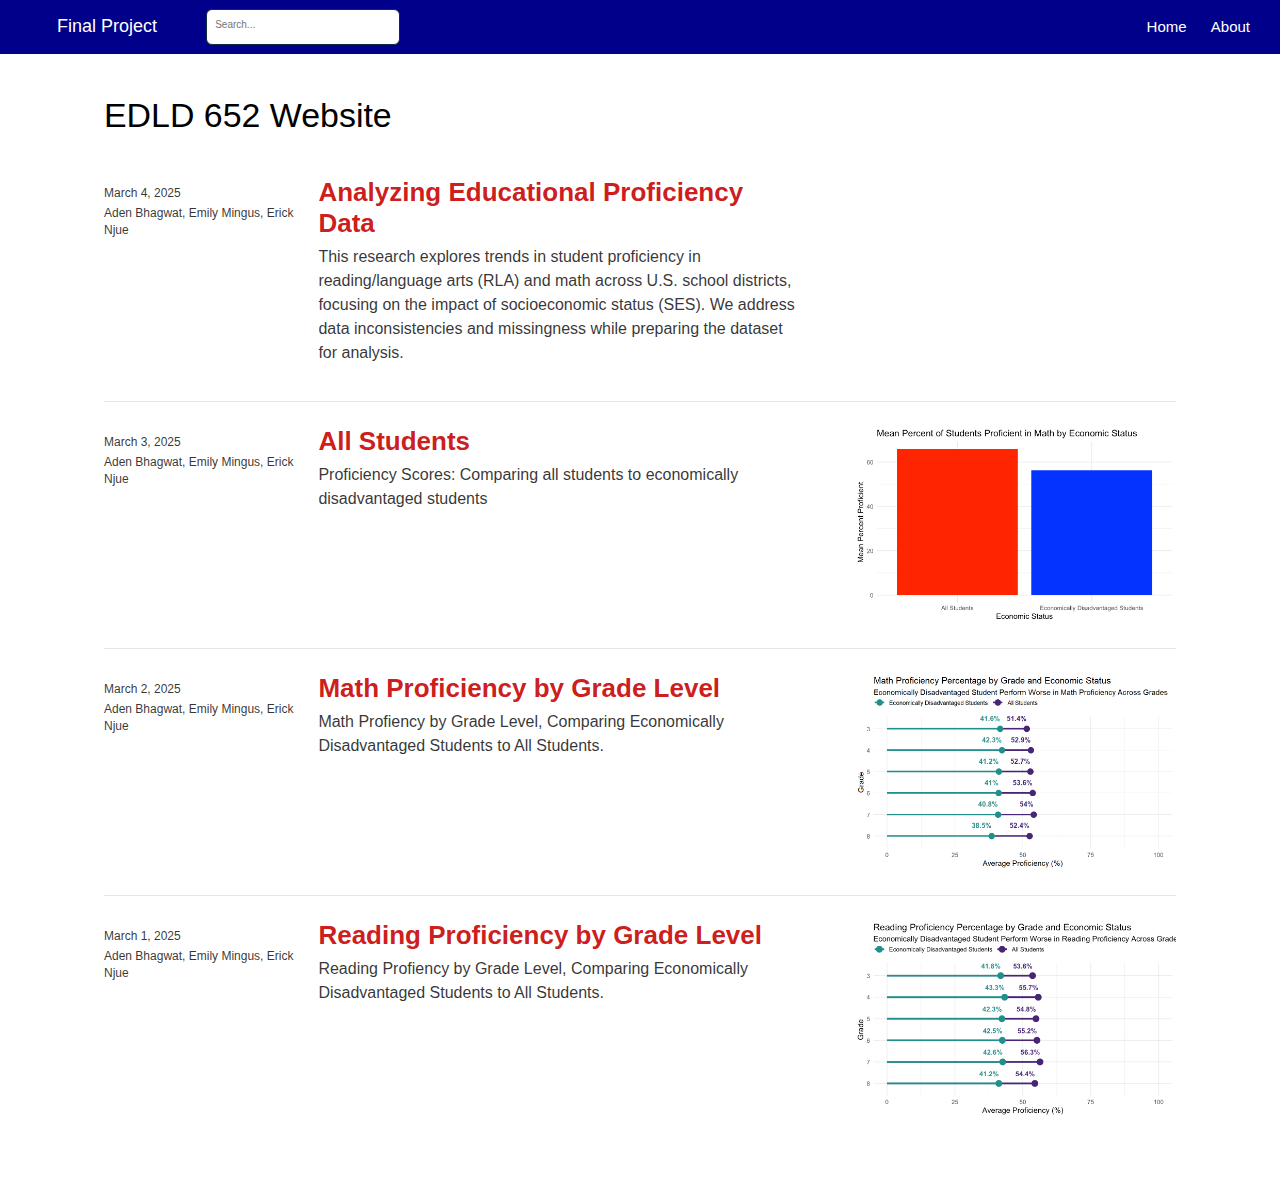
<file: docs/index.html>
<!DOCTYPE html>

<html xmlns="http://www.w3.org/1999/xhtml" lang="" xml:lang="">

<head>
  <meta charset="utf-8"/>
  <meta name="viewport" content="width=device-width, initial-scale=1"/>
  <meta http-equiv="X-UA-Compatible" content="IE=Edge,chrome=1"/>
  <meta name="generator" content="distill" />

  <style type="text/css">
  /* Hide doc at startup (prevent jankiness while JS renders/transforms) */
  body {
    visibility: hidden;
  }
  </style>

 <!--radix_placeholder_import_source-->
 <!--/radix_placeholder_import_source-->

<style type="text/css">code{white-space: pre;}</style>
<style type="text/css" data-origin="pandoc">
pre > code.sourceCode { white-space: pre; position: relative; }
pre > code.sourceCode > span { line-height: 1.25; }
pre > code.sourceCode > span:empty { height: 1.2em; }
.sourceCode { overflow: visible; }
code.sourceCode > span { color: inherit; text-decoration: inherit; }
div.sourceCode { margin: 1em 0; }
pre.sourceCode { margin: 0; }
@media screen {
div.sourceCode { overflow: auto; }
}
@media print {
pre > code.sourceCode { white-space: pre-wrap; }
pre > code.sourceCode > span { display: inline-block; text-indent: -5em; padding-left: 5em; }
}
pre.numberSource code
  { counter-reset: source-line 0; }
pre.numberSource code > span
  { position: relative; left: -4em; counter-increment: source-line; }
pre.numberSource code > span > a:first-child::before
  { content: counter(source-line);
    position: relative; left: -1em; text-align: right; vertical-align: baseline;
    border: none; display: inline-block;
    -webkit-touch-callout: none; -webkit-user-select: none;
    -khtml-user-select: none; -moz-user-select: none;
    -ms-user-select: none; user-select: none;
    padding: 0 4px; width: 4em;
    color: #aaaaaa;
  }
pre.numberSource { margin-left: 3em; border-left: 1px solid #aaaaaa;  padding-left: 4px; }
div.sourceCode
  { color: #00769e; background-color: #f1f3f5; }
@media screen {
pre > code.sourceCode > span > a:first-child::before { text-decoration: underline; }
}
code span { color: #00769e; } /* Normal */
code span.al { color: #ad0000; } /* Alert */
code span.an { color: #5e5e5e; } /* Annotation */
code span.at { color: #657422; } /* Attribute */
code span.bn { color: #ad0000; } /* BaseN */
code span.bu { } /* BuiltIn */
code span.cf { color: #00769e; } /* ControlFlow */
code span.ch { color: #20794d; } /* Char */
code span.cn { color: #8f5902; } /* Constant */
code span.co { color: #5e5e5e; } /* Comment */
code span.cv { color: #5e5e5e; font-style: italic; } /* CommentVar */
code span.do { color: #5e5e5e; font-style: italic; } /* Documentation */
code span.dt { color: #ad0000; } /* DataType */
code span.dv { color: #ad0000; } /* DecVal */
code span.er { color: #ad0000; } /* Error */
code span.ex { } /* Extension */
code span.fl { color: #ad0000; } /* Float */
code span.fu { color: #4758ab; } /* Function */
code span.im { } /* Import */
code span.in { color: #5e5e5e; } /* Information */
code span.kw { color: #00769e; } /* Keyword */
code span.op { color: #5e5e5e; } /* Operator */
code span.ot { color: #00769e; } /* Other */
code span.pp { color: #ad0000; } /* Preprocessor */
code span.sc { color: #5e5e5e; } /* SpecialChar */
code span.ss { color: #20794d; } /* SpecialString */
code span.st { color: #20794d; } /* String */
code span.va { color: #111111; } /* Variable */
code span.vs { color: #20794d; } /* VerbatimString */
code span.wa { color: #5e5e5e; font-style: italic; } /* Warning */
</style>


  <!--radix_placeholder_meta_tags-->
  <title>Final Project: EDLD 652 Website</title>




  <!--  https://developers.facebook.com/docs/sharing/webmasters#markup -->
  <meta property="og:title" content="Final Project: EDLD 652 Website"/>
  <meta property="og:type" content="article"/>
  <meta property="og:locale" content="en_US"/>
  <meta property="og:site_name" content="Final Project"/>

  <!--  https://dev.twitter.com/cards/types/summary -->
  <meta property="twitter:card" content="summary"/>
  <meta property="twitter:title" content="Final Project: EDLD 652 Website"/>

  <!--/radix_placeholder_meta_tags-->
  <!--radix_placeholder_rmarkdown_metadata-->

  <script type="text/json" id="radix-rmarkdown-metadata">
  {"type":"list","attributes":{"names":{"type":"character","attributes":{},"value":["title","site","listing"]}},"value":[{"type":"character","attributes":{},"value":["EDLD 652 Website"]},{"type":"character","attributes":{},"value":["distill::distill_website"]},{"type":"character","attributes":{},"value":["posts"]}]}
  </script>
  <!--/radix_placeholder_rmarkdown_metadata-->
  <!--radix_placeholder_navigation_in_header-->
  <meta name="distill:offset" content=""/>

  <script type="application/javascript">

    window.headroom_prevent_pin = false;

    window.document.addEventListener("DOMContentLoaded", function (event) {

      // initialize headroom for banner
      var header = $('header').get(0);
      var headerHeight = header.offsetHeight;
      var headroom = new Headroom(header, {
        tolerance: 5,
        onPin : function() {
          if (window.headroom_prevent_pin) {
            window.headroom_prevent_pin = false;
            headroom.unpin();
          }
        }
      });
      headroom.init();
      if(window.location.hash)
        headroom.unpin();
      $(header).addClass('headroom--transition');

      // offset scroll location for banner on hash change
      // (see: https://github.com/WickyNilliams/headroom.js/issues/38)
      window.addEventListener("hashchange", function(event) {
        window.scrollTo(0, window.pageYOffset - (headerHeight + 25));
      });

      // responsive menu
      $('.distill-site-header').each(function(i, val) {
        var topnav = $(this);
        var toggle = topnav.find('.nav-toggle');
        toggle.on('click', function() {
          topnav.toggleClass('responsive');
        });
      });

      // nav dropdowns
      $('.nav-dropbtn').click(function(e) {
        $(this).next('.nav-dropdown-content').toggleClass('nav-dropdown-active');
        $(this).parent().siblings('.nav-dropdown')
           .children('.nav-dropdown-content').removeClass('nav-dropdown-active');
      });
      $("body").click(function(e){
        $('.nav-dropdown-content').removeClass('nav-dropdown-active');
      });
      $(".nav-dropdown").click(function(e){
        e.stopPropagation();
      });
    });
  </script>

  <style type="text/css">

  /* Theme (user-documented overrideables for nav appearance) */

  .distill-site-nav {
    color: rgba(255, 255, 255, 0.8);
    background-color: #0F2E3D;
    font-size: 15px;
    font-weight: 300;
  }

  .distill-site-nav a {
    color: inherit;
    text-decoration: none;
  }

  .distill-site-nav a:hover {
    color: white;
  }

  @media print {
    .distill-site-nav {
      display: none;
    }
  }

  .distill-site-header {

  }

  .distill-site-footer {

  }


  /* Site Header */

  .distill-site-header {
    width: 100%;
    box-sizing: border-box;
    z-index: 3;
  }

  .distill-site-header .nav-left {
    display: inline-block;
    margin-left: 8px;
  }

  @media screen and (max-width: 768px) {
    .distill-site-header .nav-left {
      margin-left: 0;
    }
  }


  .distill-site-header .nav-right {
    float: right;
    margin-right: 8px;
  }

  .distill-site-header a,
  .distill-site-header .title {
    display: inline-block;
    text-align: center;
    padding: 14px 10px 14px 10px;
  }

  .distill-site-header .title {
    font-size: 18px;
    min-width: 150px;
  }

  .distill-site-header .logo {
    padding: 0;
  }

  .distill-site-header .logo img {
    display: none;
    max-height: 20px;
    width: auto;
    margin-bottom: -4px;
  }

  .distill-site-header .nav-image img {
    max-height: 18px;
    width: auto;
    display: inline-block;
    margin-bottom: -3px;
  }



  @media screen and (min-width: 1000px) {
    .distill-site-header .logo img {
      display: inline-block;
    }
    .distill-site-header .nav-left {
      margin-left: 20px;
    }
    .distill-site-header .nav-right {
      margin-right: 20px;
    }
    .distill-site-header .title {
      padding-left: 12px;
    }
  }


  .distill-site-header .nav-toggle {
    display: none;
  }

  .nav-dropdown {
    display: inline-block;
    position: relative;
  }

  .nav-dropdown .nav-dropbtn {
    border: none;
    outline: none;
    color: rgba(255, 255, 255, 0.8);
    padding: 16px 10px;
    background-color: transparent;
    font-family: inherit;
    font-size: inherit;
    font-weight: inherit;
    margin: 0;
    margin-top: 1px;
    z-index: 2;
  }

  .nav-dropdown-content {
    display: none;
    position: absolute;
    background-color: white;
    min-width: 200px;
    border: 1px solid rgba(0,0,0,0.15);
    border-radius: 4px;
    box-shadow: 0px 8px 16px 0px rgba(0,0,0,0.1);
    z-index: 1;
    margin-top: 2px;
    white-space: nowrap;
    padding-top: 4px;
    padding-bottom: 4px;
  }

  .nav-dropdown-content hr {
    margin-top: 4px;
    margin-bottom: 4px;
    border: none;
    border-bottom: 1px solid rgba(0, 0, 0, 0.1);
  }

  .nav-dropdown-active {
    display: block;
  }

  .nav-dropdown-content a, .nav-dropdown-content .nav-dropdown-header {
    color: black;
    padding: 6px 24px;
    text-decoration: none;
    display: block;
    text-align: left;
  }

  .nav-dropdown-content .nav-dropdown-header {
    display: block;
    padding: 5px 24px;
    padding-bottom: 0;
    text-transform: uppercase;
    font-size: 14px;
    color: #999999;
    white-space: nowrap;
  }

  .nav-dropdown:hover .nav-dropbtn {
    color: white;
  }

  .nav-dropdown-content a:hover {
    background-color: #ddd;
    color: black;
  }

  .nav-right .nav-dropdown-content {
    margin-left: -45%;
    right: 0;
  }

  @media screen and (max-width: 768px) {
    .distill-site-header a, .distill-site-header .nav-dropdown  {display: none;}
    .distill-site-header a.nav-toggle {
      float: right;
      display: block;
    }
    .distill-site-header .title {
      margin-left: 0;
    }
    .distill-site-header .nav-right {
      margin-right: 0;
    }
    .distill-site-header {
      overflow: hidden;
    }
    .nav-right .nav-dropdown-content {
      margin-left: 0;
    }
  }


  @media screen and (max-width: 768px) {
    .distill-site-header.responsive {position: relative; min-height: 500px; }
    .distill-site-header.responsive a.nav-toggle {
      position: absolute;
      right: 0;
      top: 0;
    }
    .distill-site-header.responsive a,
    .distill-site-header.responsive .nav-dropdown {
      display: block;
      text-align: left;
    }
    .distill-site-header.responsive .nav-left,
    .distill-site-header.responsive .nav-right {
      width: 100%;
    }
    .distill-site-header.responsive .nav-dropdown {float: none;}
    .distill-site-header.responsive .nav-dropdown-content {position: relative;}
    .distill-site-header.responsive .nav-dropdown .nav-dropbtn {
      display: block;
      width: 100%;
      text-align: left;
    }
  }

  /* Site Footer */

  .distill-site-footer {
    width: 100%;
    overflow: hidden;
    box-sizing: border-box;
    z-index: 3;
    margin-top: 30px;
    padding-top: 30px;
    padding-bottom: 30px;
    text-align: center;
  }

  /* Headroom */

  d-title {
    padding-top: 6rem;
  }

  @media print {
    d-title {
      padding-top: 4rem;
    }
  }

  .headroom {
    z-index: 1000;
    position: fixed;
    top: 0;
    left: 0;
    right: 0;
  }

  .headroom--transition {
    transition: all .4s ease-in-out;
  }

  .headroom--unpinned {
    top: -100px;
  }

  .headroom--pinned {
    top: 0;
  }

  /* adjust viewport for navbar height */
  /* helps vertically center bootstrap (non-distill) content */
  .min-vh-100 {
    min-height: calc(100vh - 100px) !important;
  }

  </style>

  <script src="site_libs/jquery-3.6.0/jquery-3.6.0.min.js"></script>
  <link href="site_libs/font-awesome-6.5.2/css/all.min.css" rel="stylesheet"/>
  <link href="site_libs/font-awesome-6.5.2/css/v4-shims.min.css" rel="stylesheet"/>
  <script src="site_libs/headroom-0.9.4/headroom.min.js"></script>
  <script src="site_libs/autocomplete-0.37.1/autocomplete.min.js"></script>
  <script src="site_libs/fuse-6.4.1/fuse.min.js"></script>

  <script type="application/javascript">

  function getMeta(metaName) {
    var metas = document.getElementsByTagName('meta');
    for (let i = 0; i < metas.length; i++) {
      if (metas[i].getAttribute('name') === metaName) {
        return metas[i].getAttribute('content');
      }
    }
    return '';
  }

  function offsetURL(url) {
    var offset = getMeta('distill:offset');
    return offset ? offset + '/' + url : url;
  }

  function createFuseIndex() {

    // create fuse index
    var options = {
      keys: [
        { name: 'title', weight: 20 },
        { name: 'categories', weight: 15 },
        { name: 'description', weight: 10 },
        { name: 'contents', weight: 5 },
      ],
      ignoreLocation: true,
      threshold: 0
    };
    var fuse = new window.Fuse([], options);

    // fetch the main search.json
    return fetch(offsetURL('search.json'))
      .then(function(response) {
        if (response.status == 200) {
          return response.json().then(function(json) {
            // index main articles
            json.articles.forEach(function(article) {
              fuse.add(article);
            });
            // download collections and index their articles
            return Promise.all(json.collections.map(function(collection) {
              return fetch(offsetURL(collection)).then(function(response) {
                if (response.status === 200) {
                  return response.json().then(function(articles) {
                    articles.forEach(function(article) {
                      fuse.add(article);
                    });
                  })
                } else {
                  return Promise.reject(
                    new Error('Unexpected status from search index request: ' +
                              response.status)
                  );
                }
              });
            })).then(function() {
              return fuse;
            });
          });

        } else {
          return Promise.reject(
            new Error('Unexpected status from search index request: ' +
                        response.status)
          );
        }
      });
  }

  window.document.addEventListener("DOMContentLoaded", function (event) {

    // get search element (bail if we don't have one)
    var searchEl = window.document.getElementById('distill-search');
    if (!searchEl)
      return;

    createFuseIndex()
      .then(function(fuse) {

        // make search box visible
        searchEl.classList.remove('hidden');

        // initialize autocomplete
        var options = {
          autoselect: true,
          hint: false,
          minLength: 2,
        };
        window.autocomplete(searchEl, options, [{
          source: function(query, callback) {
            const searchOptions = {
              isCaseSensitive: false,
              shouldSort: true,
              minMatchCharLength: 2,
              limit: 10,
            };
            var results = fuse.search(query, searchOptions);
            callback(results
              .map(function(result) { return result.item; })
            );
          },
          templates: {
            suggestion: function(suggestion) {
              var img = suggestion.preview && Object.keys(suggestion.preview).length > 0
                ? `<img src="${offsetURL(suggestion.preview)}"</img>`
                : '';
              var html = `
                <div class="search-item">
                  <h3>${suggestion.title}</h3>
                  <div class="search-item-description">
                    ${suggestion.description || ''}
                  </div>
                  <div class="search-item-preview">
                    ${img}
                  </div>
                </div>
              `;
              return html;
            }
          }
        }]).on('autocomplete:selected', function(event, suggestion) {
          window.location.href = offsetURL(suggestion.path);
        });
        // remove inline display style on autocompleter (we want to
        // manage responsive display via css)
        $('.algolia-autocomplete').css("display", "");
      })
      .catch(function(error) {
        console.log(error);
      });

  });

  </script>

  <style type="text/css">

  .nav-search {
    font-size: x-small;
  }

  /* Algolioa Autocomplete */

  .algolia-autocomplete {
    display: inline-block;
    margin-left: 10px;
    vertical-align: sub;
    background-color: white;
    color: black;
    padding: 6px;
    padding-top: 8px;
    padding-bottom: 0;
    border-radius: 6px;
    border: 1px #0F2E3D solid;
    width: 180px;
  }


  @media screen and (max-width: 768px) {
    .distill-site-nav .algolia-autocomplete {
      display: none;
      visibility: hidden;
    }
    .distill-site-nav.responsive .algolia-autocomplete {
      display: inline-block;
      visibility: visible;
    }
    .distill-site-nav.responsive .algolia-autocomplete .aa-dropdown-menu {
      margin-left: 0;
      width: 400px;
      max-height: 400px;
    }
  }

  .algolia-autocomplete .aa-input, .algolia-autocomplete .aa-hint {
    width: 90%;
    outline: none;
    border: none;
  }

  .algolia-autocomplete .aa-hint {
    color: #999;
  }
  .algolia-autocomplete .aa-dropdown-menu {
    width: 550px;
    max-height: 70vh;
    overflow-x: visible;
    overflow-y: scroll;
    padding: 5px;
    margin-top: 3px;
    margin-left: -150px;
    background-color: #fff;
    border-radius: 5px;
    border: 1px solid #999;
    border-top: none;
  }

  .algolia-autocomplete .aa-dropdown-menu .aa-suggestion {
    cursor: pointer;
    padding: 5px 4px;
    border-bottom: 1px solid #eee;
  }

  .algolia-autocomplete .aa-dropdown-menu .aa-suggestion:last-of-type {
    border-bottom: none;
    margin-bottom: 2px;
  }

  .algolia-autocomplete .aa-dropdown-menu .aa-suggestion .search-item {
    overflow: hidden;
    font-size: 0.8em;
    line-height: 1.4em;
  }

  .algolia-autocomplete .aa-dropdown-menu .aa-suggestion .search-item h3 {
    font-size: 1rem;
    margin-block-start: 0;
    margin-block-end: 5px;
  }

  .algolia-autocomplete .aa-dropdown-menu .aa-suggestion .search-item-description {
    display: inline-block;
    overflow: hidden;
    height: 2.8em;
    width: 80%;
    margin-right: 4%;
  }

  .algolia-autocomplete .aa-dropdown-menu .aa-suggestion .search-item-preview {
    display: inline-block;
    width: 15%;
  }

  .algolia-autocomplete .aa-dropdown-menu .aa-suggestion .search-item-preview img {
    height: 3em;
    width: auto;
    display: none;
  }

  .algolia-autocomplete .aa-dropdown-menu .aa-suggestion .search-item-preview img[src] {
    display: initial;
  }

  .algolia-autocomplete .aa-dropdown-menu .aa-suggestion.aa-cursor {
    background-color: #eee;
  }
  .algolia-autocomplete .aa-dropdown-menu .aa-suggestion em {
    font-weight: bold;
    font-style: normal;
  }

  </style>


  <!--/radix_placeholder_navigation_in_header-->
  <!--radix_placeholder_distill-->

  <style type="text/css">

  body {
    background-color: white;
  }

  .pandoc-table {
    width: 100%;
  }

  .pandoc-table>caption {
    margin-bottom: 10px;
  }

  .pandoc-table th:not([align]) {
    text-align: left;
  }

  .pagedtable-footer {
    font-size: 15px;
  }

  d-byline .byline {
    grid-template-columns: 2fr 2fr;
  }

  d-byline .byline h3 {
    margin-block-start: 1.5em;
  }

  d-byline .byline .authors-affiliations h3 {
    margin-block-start: 0.5em;
  }

  .authors-affiliations .orcid-id {
    width: 16px;
    height:16px;
    margin-left: 4px;
    margin-right: 4px;
    vertical-align: middle;
    padding-bottom: 2px;
  }

  d-title .dt-tags {
    margin-top: 1em;
    grid-column: text;
  }

  .dt-tags .dt-tag {
    text-decoration: none;
    display: inline-block;
    color: rgba(0,0,0,0.6);
    padding: 0em 0.4em;
    margin-right: 0.5em;
    margin-bottom: 0.4em;
    font-size: 70%;
    border: 1px solid rgba(0,0,0,0.2);
    border-radius: 3px;
    text-transform: uppercase;
    font-weight: 500;
  }

  d-article table.gt_table td,
  d-article table.gt_table th {
    border-bottom: none;
    font-size: 100%;
  }

  .html-widget {
    margin-bottom: 2.0em;
  }

  .l-screen-inset {
    padding-right: 16px;
  }

  .l-screen .caption {
    margin-left: 10px;
  }

  .shaded {
    background: rgb(247, 247, 247);
    padding-top: 20px;
    padding-bottom: 20px;
    border-top: 1px solid rgba(0, 0, 0, 0.1);
    border-bottom: 1px solid rgba(0, 0, 0, 0.1);
  }

  .shaded .html-widget {
    margin-bottom: 0;
    border: 1px solid rgba(0, 0, 0, 0.1);
  }

  .shaded .shaded-content {
    background: white;
  }

  .text-output {
    margin-top: 0;
    line-height: 1.5em;
  }

  .hidden {
    display: none !important;
  }

  hr.section-separator {
    border: none;
    border-top: 1px solid rgba(0, 0, 0, 0.1);
    margin: 0px;
  }


  d-byline {
    border-top: none;
  }

  d-article {
    padding-top: 2.5rem;
    padding-bottom: 30px;
    border-top: none;
  }

  d-appendix {
    padding-top: 30px;
  }

  d-article>p>img {
    width: 100%;
  }

  d-article h2 {
    margin: 1rem 0 1.5rem 0;
  }

  d-article h3 {
    margin-top: 1.5rem;
  }

  d-article iframe {
    border: 1px solid rgba(0, 0, 0, 0.1);
    margin-bottom: 2.0em;
    width: 100%;
  }

  /* Tweak code blocks */

  d-article div.sourceCode code,
  d-article pre code {
    font-family: Consolas, Monaco, 'Andale Mono', 'Ubuntu Mono', monospace;
  }

  d-article pre,
  d-article div.sourceCode,
  d-article div.sourceCode pre {
    overflow: auto;
  }

  d-article div.sourceCode {
    background-color: white;
  }

  d-article div.sourceCode pre {
    padding-left: 10px;
    font-size: 12px;
    border-left: 2px solid rgba(0,0,0,0.1);
  }

  d-article pre {
    font-size: 12px;
    color: black;
    background: none;
    margin-top: 0;
    text-align: left;
    white-space: pre;
    word-spacing: normal;
    word-break: normal;
    word-wrap: normal;
    line-height: 1.5;

    -moz-tab-size: 4;
    -o-tab-size: 4;
    tab-size: 4;

    -webkit-hyphens: none;
    -moz-hyphens: none;
    -ms-hyphens: none;
    hyphens: none;
  }

  d-article pre a {
    border-bottom: none;
  }

  d-article pre a:hover {
    border-bottom: none;
    text-decoration: underline;
  }

  d-article details {
    grid-column: text;
    margin-bottom: 0.8em;
  }

  @media(min-width: 768px) {

  d-article pre,
  d-article div.sourceCode,
  d-article div.sourceCode pre {
    overflow: visible !important;
  }

  d-article div.sourceCode pre {
    padding-left: 18px;
    font-size: 14px;
  }

  /* tweak for Pandoc numbered line within distill */
  d-article pre.numberSource code > span {
      left: -2em;
  }

  d-article pre {
    font-size: 14px;
  }

  }

  figure img.external {
    background: white;
    border: 1px solid rgba(0, 0, 0, 0.1);
    box-shadow: 0 1px 8px rgba(0, 0, 0, 0.1);
    padding: 18px;
    box-sizing: border-box;
  }

  /* CSS for d-contents */

  .d-contents {
    grid-column: text;
    color: rgba(0,0,0,0.8);
    font-size: 0.9em;
    padding-bottom: 1em;
    margin-bottom: 1em;
    padding-bottom: 0.5em;
    margin-bottom: 1em;
    padding-left: 0.25em;
    justify-self: start;
  }

  @media(min-width: 1000px) {
    .d-contents.d-contents-float {
      height: 0;
      grid-column-start: 1;
      grid-column-end: 4;
      justify-self: center;
      padding-right: 3em;
      padding-left: 2em;
    }
  }

  .d-contents nav h3 {
    font-size: 18px;
    margin-top: 0;
    margin-bottom: 1em;
  }

  .d-contents li {
    list-style-type: none
  }

  .d-contents nav > ul {
    padding-left: 0;
  }

  .d-contents ul {
    padding-left: 1em
  }

  .d-contents nav ul li {
    margin-top: 0.6em;
    margin-bottom: 0.2em;
  }

  .d-contents nav a {
    font-size: 13px;
    border-bottom: none;
    text-decoration: none
    color: rgba(0, 0, 0, 0.8);
  }

  .d-contents nav a:hover {
    text-decoration: underline solid rgba(0, 0, 0, 0.6)
  }

  .d-contents nav > ul > li > a {
    font-weight: 600;
  }

  .d-contents nav > ul > li > ul {
    font-weight: inherit;
  }

  .d-contents nav > ul > li > ul > li {
    margin-top: 0.2em;
  }


  .d-contents nav ul {
    margin-top: 0;
    margin-bottom: 0.25em;
  }

  .d-article-with-toc h2:nth-child(2) {
    margin-top: 0;
  }


  /* Figure */

  .figure {
    position: relative;
    margin-bottom: 2.5em;
    margin-top: 1.5em;
  }

  .figure .caption {
    color: rgba(0, 0, 0, 0.6);
    font-size: 12px;
    line-height: 1.5em;
  }

  .figure img.external {
    background: white;
    border: 1px solid rgba(0, 0, 0, 0.1);
    box-shadow: 0 1px 8px rgba(0, 0, 0, 0.1);
    padding: 18px;
    box-sizing: border-box;
  }

  .figure .caption a {
    color: rgba(0, 0, 0, 0.6);
  }

  .figure .caption b,
  .figure .caption strong, {
    font-weight: 600;
    color: rgba(0, 0, 0, 1.0);
  }

  /* Citations */

  d-article .citation {
    color: inherit;
    cursor: inherit;
  }

  div.hanging-indent{
    margin-left: 1em; text-indent: -1em;
  }

  /* Citation hover box */

  .tippy-box[data-theme~=light-border] {
    background-color: rgba(250, 250, 250, 0.95);
  }

  .tippy-content > p {
    margin-bottom: 0;
    padding: 2px;
  }


  /* Tweak 1000px media break to show more text */

  @media(min-width: 1000px) {
    .base-grid,
    distill-header,
    d-title,
    d-abstract,
    d-article,
    d-appendix,
    distill-appendix,
    d-byline,
    d-footnote-list,
    d-citation-list,
    distill-footer {
      grid-template-columns: [screen-start] 1fr [page-start kicker-start] 80px [middle-start] 50px [text-start kicker-end] 65px 65px 65px 65px 65px 65px 65px 65px [text-end gutter-start] 65px [middle-end] 65px [page-end gutter-end] 1fr [screen-end];
      grid-column-gap: 16px;
    }

    .grid {
      grid-column-gap: 16px;
    }

    d-article {
      font-size: 1.06rem;
      line-height: 1.7em;
    }
    figure .caption, .figure .caption, figure figcaption {
      font-size: 13px;
    }
  }

  @media(min-width: 1180px) {
    .base-grid,
    distill-header,
    d-title,
    d-abstract,
    d-article,
    d-appendix,
    distill-appendix,
    d-byline,
    d-footnote-list,
    d-citation-list,
    distill-footer {
      grid-template-columns: [screen-start] 1fr [page-start kicker-start] 60px [middle-start] 60px [text-start kicker-end] 60px 60px 60px 60px 60px 60px 60px 60px [text-end gutter-start] 60px [middle-end] 60px [page-end gutter-end] 1fr [screen-end];
      grid-column-gap: 32px;
    }

    .grid {
      grid-column-gap: 32px;
    }
  }


  /* Get the citation styles for the appendix (not auto-injected on render since
     we do our own rendering of the citation appendix) */

  d-appendix .citation-appendix,
  .d-appendix .citation-appendix {
    font-size: 11px;
    line-height: 15px;
    border-left: 1px solid rgba(0, 0, 0, 0.1);
    padding-left: 18px;
    border: 1px solid rgba(0,0,0,0.1);
    background: rgba(0, 0, 0, 0.02);
    padding: 10px 18px;
    border-radius: 3px;
    color: rgba(150, 150, 150, 1);
    overflow: hidden;
    margin-top: -12px;
    white-space: pre-wrap;
    word-wrap: break-word;
  }

  /* Include appendix styles here so they can be overridden */

  d-appendix {
    contain: layout style;
    font-size: 0.8em;
    line-height: 1.7em;
    margin-top: 60px;
    margin-bottom: 0;
    border-top: 1px solid rgba(0, 0, 0, 0.1);
    color: rgba(0,0,0,0.5);
    padding-top: 60px;
    padding-bottom: 48px;
  }

  d-appendix h3 {
    grid-column: page-start / text-start;
    font-size: 15px;
    font-weight: 500;
    margin-top: 1em;
    margin-bottom: 0;
    color: rgba(0,0,0,0.65);
  }

  d-appendix h3 + * {
    margin-top: 1em;
  }

  d-appendix ol {
    padding: 0 0 0 15px;
  }

  @media (min-width: 768px) {
    d-appendix ol {
      padding: 0 0 0 30px;
      margin-left: -30px;
    }
  }

  d-appendix li {
    margin-bottom: 1em;
  }

  d-appendix a {
    color: rgba(0, 0, 0, 0.6);
  }

  d-appendix > * {
    grid-column: text;
  }

  d-appendix > d-footnote-list,
  d-appendix > d-citation-list,
  d-appendix > distill-appendix {
    grid-column: screen;
  }

  /* Include footnote styles here so they can be overridden */

  d-footnote-list {
    contain: layout style;
  }

  d-footnote-list > * {
    grid-column: text;
  }

  d-footnote-list a.footnote-backlink {
    color: rgba(0,0,0,0.3);
    padding-left: 0.5em;
  }



  /* Anchor.js */

  .anchorjs-link {
    /*transition: all .25s linear; */
    text-decoration: none;
    border-bottom: none;
  }
  *:hover > .anchorjs-link {
    margin-left: -1.125em !important;
    text-decoration: none;
    border-bottom: none;
  }

  /* Social footer */

  .social_footer {
    margin-top: 30px;
    margin-bottom: 0;
    color: rgba(0,0,0,0.67);
  }

  .disqus-comments {
    margin-right: 30px;
  }

  .disqus-comment-count {
    border-bottom: 1px solid rgba(0, 0, 0, 0.4);
    cursor: pointer;
  }

  #disqus_thread {
    margin-top: 30px;
  }

  .article-sharing a {
    border-bottom: none;
    margin-right: 8px;
  }

  .article-sharing a:hover {
    border-bottom: none;
  }

  .sidebar-section.subscribe {
    font-size: 12px;
    line-height: 1.6em;
  }

  .subscribe p {
    margin-bottom: 0.5em;
  }


  .article-footer .subscribe {
    font-size: 15px;
    margin-top: 45px;
  }


  .sidebar-section.custom {
    font-size: 12px;
    line-height: 1.6em;
  }

  .custom p {
    margin-bottom: 0.5em;
  }

  /* Styles for listing layout (hide title) */
  .layout-listing d-title, .layout-listing .d-title {
    display: none;
  }

  /* Styles for posts lists (not auto-injected) */


  .posts-with-sidebar {
    padding-left: 45px;
    padding-right: 45px;
  }

  .posts-list .description h2,
  .posts-list .description p {
    font-family: -apple-system, BlinkMacSystemFont, "Segoe UI", Roboto, Oxygen, Ubuntu, Cantarell, "Fira Sans", "Droid Sans", "Helvetica Neue", Arial, sans-serif;
  }

  .posts-list .description h2 {
    font-weight: 700;
    border-bottom: none;
    padding-bottom: 0;
  }

  .posts-list h2.post-tag {
    border-bottom: 1px solid rgba(0, 0, 0, 0.2);
    padding-bottom: 12px;
  }
  .posts-list {
    margin-top: 60px;
    margin-bottom: 24px;
  }

  .posts-list .post-preview {
    text-decoration: none;
    overflow: hidden;
    display: block;
    border-bottom: 1px solid rgba(0, 0, 0, 0.1);
    padding: 24px 0;
  }

  .post-preview-last {
    border-bottom: none !important;
  }

  .posts-list .posts-list-caption {
    grid-column: screen;
    font-weight: 400;
  }

  .posts-list .post-preview h2 {
    margin: 0 0 6px 0;
    line-height: 1.2em;
    font-style: normal;
    font-size: 24px;
  }

  .posts-list .post-preview p {
    margin: 0 0 12px 0;
    line-height: 1.4em;
    font-size: 16px;
  }

  .posts-list .post-preview .thumbnail {
    box-sizing: border-box;
    margin-bottom: 24px;
    position: relative;
    max-width: 500px;
  }
  .posts-list .post-preview img {
    width: 100%;
    display: block;
  }

  .posts-list .metadata {
    font-size: 12px;
    line-height: 1.4em;
    margin-bottom: 18px;
  }

  .posts-list .metadata > * {
    display: inline-block;
  }

  .posts-list .metadata .publishedDate {
    margin-right: 2em;
  }

  .posts-list .metadata .dt-authors {
    display: block;
    margin-top: 0.3em;
    margin-right: 2em;
  }

  .posts-list .dt-tags {
    display: block;
    line-height: 1em;
  }

  .posts-list .dt-tags .dt-tag {
    display: inline-block;
    color: rgba(0,0,0,0.6);
    padding: 0.3em 0.4em;
    margin-right: 0.2em;
    margin-bottom: 0.4em;
    font-size: 60%;
    border: 1px solid rgba(0,0,0,0.2);
    border-radius: 3px;
    text-transform: uppercase;
    font-weight: 500;
  }

  .posts-list img {
    opacity: 1;
  }

  .posts-list img[data-src] {
    opacity: 0;
  }

  .posts-more {
    clear: both;
  }


  .posts-sidebar {
    font-size: 16px;
  }

  .posts-sidebar h3 {
    font-size: 16px;
    margin-top: 0;
    margin-bottom: 0.5em;
    font-weight: 400;
    text-transform: uppercase;
  }

  .sidebar-section {
    margin-bottom: 30px;
  }

  .categories ul {
    list-style-type: none;
    margin: 0;
    padding: 0;
  }

  .categories li {
    color: rgba(0, 0, 0, 0.8);
    margin-bottom: 0;
  }

  .categories li>a {
    border-bottom: none;
  }

  .categories li>a:hover {
    border-bottom: 1px solid rgba(0, 0, 0, 0.4);
  }

  .categories .active {
    font-weight: 600;
  }

  .categories .category-count {
    color: rgba(0, 0, 0, 0.4);
  }


  @media(min-width: 768px) {
    .posts-list .post-preview h2 {
      font-size: 26px;
    }
    .posts-list .post-preview .thumbnail {
      float: right;
      width: 30%;
      margin-bottom: 0;
    }
    .posts-list .post-preview .description {
      float: left;
      width: 45%;
    }
    .posts-list .post-preview .metadata {
      float: left;
      width: 20%;
      margin-top: 8px;
    }
    .posts-list .post-preview p {
      margin: 0 0 12px 0;
      line-height: 1.5em;
      font-size: 16px;
    }
    .posts-with-sidebar .posts-list {
      float: left;
      width: 75%;
    }
    .posts-with-sidebar .posts-sidebar {
      float: right;
      width: 20%;
      margin-top: 60px;
      padding-top: 24px;
      padding-bottom: 24px;
    }
  }


  /* Improve display for browsers without grid (IE/Edge <= 15) */

  .downlevel {
    line-height: 1.6em;
    font-family: -apple-system, BlinkMacSystemFont, "Segoe UI", Roboto, Oxygen, Ubuntu, Cantarell, "Fira Sans", "Droid Sans", "Helvetica Neue", Arial, sans-serif;
    margin: 0;
  }

  .downlevel .d-title {
    padding-top: 6rem;
    padding-bottom: 1.5rem;
  }

  .downlevel .d-title h1 {
    font-size: 50px;
    font-weight: 700;
    line-height: 1.1em;
    margin: 0 0 0.5rem;
  }

  .downlevel .d-title p {
    font-weight: 300;
    font-size: 1.2rem;
    line-height: 1.55em;
    margin-top: 0;
  }

  .downlevel .d-byline {
    padding-top: 0.8em;
    padding-bottom: 0.8em;
    font-size: 0.8rem;
    line-height: 1.8em;
  }

  .downlevel .section-separator {
    border: none;
    border-top: 1px solid rgba(0, 0, 0, 0.1);
  }

  .downlevel .d-article {
    font-size: 1.06rem;
    line-height: 1.7em;
    padding-top: 1rem;
    padding-bottom: 2rem;
  }


  .downlevel .d-appendix {
    padding-left: 0;
    padding-right: 0;
    max-width: none;
    font-size: 0.8em;
    line-height: 1.7em;
    margin-bottom: 0;
    color: rgba(0,0,0,0.5);
    padding-top: 40px;
    padding-bottom: 48px;
  }

  .downlevel .footnotes ol {
    padding-left: 13px;
  }

  .downlevel .base-grid,
  .downlevel .distill-header,
  .downlevel .d-title,
  .downlevel .d-abstract,
  .downlevel .d-article,
  .downlevel .d-appendix,
  .downlevel .distill-appendix,
  .downlevel .d-byline,
  .downlevel .d-footnote-list,
  .downlevel .d-citation-list,
  .downlevel .distill-footer,
  .downlevel .appendix-bottom,
  .downlevel .posts-container {
    padding-left: 40px;
    padding-right: 40px;
  }

  @media(min-width: 768px) {
    .downlevel .base-grid,
    .downlevel .distill-header,
    .downlevel .d-title,
    .downlevel .d-abstract,
    .downlevel .d-article,
    .downlevel .d-appendix,
    .downlevel .distill-appendix,
    .downlevel .d-byline,
    .downlevel .d-footnote-list,
    .downlevel .d-citation-list,
    .downlevel .distill-footer,
    .downlevel .appendix-bottom,
    .downlevel .posts-container {
    padding-left: 150px;
    padding-right: 150px;
    max-width: 900px;
  }
  }

  .downlevel pre code {
    display: block;
    border-left: 2px solid rgba(0, 0, 0, .1);
    padding: 0 0 0 20px;
    font-size: 14px;
  }

  .downlevel code, .downlevel pre {
    color: black;
    background: none;
    font-family: Consolas, Monaco, 'Andale Mono', 'Ubuntu Mono', monospace;
    text-align: left;
    white-space: pre;
    word-spacing: normal;
    word-break: normal;
    word-wrap: normal;
    line-height: 1.5;

    -moz-tab-size: 4;
    -o-tab-size: 4;
    tab-size: 4;

    -webkit-hyphens: none;
    -moz-hyphens: none;
    -ms-hyphens: none;
    hyphens: none;
  }

  .downlevel .posts-list .post-preview {
    color: inherit;
  }



  </style>

  <script type="application/javascript">

  function is_downlevel_browser() {
    if (bowser.isUnsupportedBrowser({ msie: "12", msedge: "16"},
                                   window.navigator.userAgent)) {
      return true;
    } else {
      return window.load_distill_framework === undefined;
    }
  }

  // show body when load is complete
  function on_load_complete() {

    // add anchors
    if (window.anchors) {
      window.anchors.options.placement = 'left';
      window.anchors.add('d-article > h2, d-article > h3, d-article > h4, d-article > h5');
    }


    // set body to visible
    document.body.style.visibility = 'visible';

    // force redraw for leaflet widgets
    if (window.HTMLWidgets) {
      var maps = window.HTMLWidgets.findAll(".leaflet");
      $.each(maps, function(i, el) {
        var map = this.getMap();
        map.invalidateSize();
        map.eachLayer(function(layer) {
          if (layer instanceof L.TileLayer)
            layer.redraw();
        });
      });
    }

    // trigger 'shown' so htmlwidgets resize
    $('d-article').trigger('shown');
  }

  function init_distill() {

    init_common();

    // create front matter
    var front_matter = $('<d-front-matter></d-front-matter>');
    $('#distill-front-matter').wrap(front_matter);

    // create d-title
    $('.d-title').changeElementType('d-title');

    // separator
    var separator = '<hr class="section-separator" style="clear: both"/>';
    // prepend separator above appendix
    $('.d-byline').before(separator);
    $('.d-article').before(separator);

    // create d-byline
    var byline = $('<d-byline></d-byline>');
    $('.d-byline').replaceWith(byline);

    // create d-article
    var article = $('<d-article></d-article>');
    $('.d-article').wrap(article).children().unwrap();

    // move posts container into article
    $('.posts-container').appendTo($('d-article'));

    // create d-appendix
    $('.d-appendix').changeElementType('d-appendix');

    // flag indicating that we have appendix items
    var appendix = $('.appendix-bottom').children('h3').length > 0;

    // replace footnotes with <d-footnote>
    $('.footnote-ref').each(function(i, val) {
      appendix = true;
      var href = $(this).attr('href');
      var id = href.replace('#', '');
      var fn = $('#' + id);
      var fn_p = $('#' + id + '>p');
      fn_p.find('.footnote-back').remove();
      var text = fn_p.html();
      var dtfn = $('<d-footnote></d-footnote>');
      dtfn.html(text);
      $(this).replaceWith(dtfn);
    });
    // remove footnotes
    $('.footnotes').remove();

    // move refs into #references-listing
    $('#references-listing').replaceWith($('#refs'));

    $('h1.appendix, h2.appendix').each(function(i, val) {
      $(this).changeElementType('h3');
    });
    $('h3.appendix').each(function(i, val) {
      var id = $(this).attr('id');
      $('.d-contents a[href="#' + id + '"]').parent().remove();
      appendix = true;
      $(this).nextUntil($('h1, h2, h3')).addBack().appendTo($('d-appendix'));
    });

    // show d-appendix if we have appendix content
    $("d-appendix").css('display', appendix ? 'grid' : 'none');

    // localize layout chunks to just output
    $('.layout-chunk').each(function(i, val) {

      // capture layout
      var layout = $(this).attr('data-layout');

      // apply layout to markdown level block elements
      var elements = $(this).children().not('details, div.sourceCode, pre, script');
      elements.each(function(i, el) {
        var layout_div = $('<div class="' + layout + '"></div>');
        if (layout_div.hasClass('shaded')) {
          var shaded_content = $('<div class="shaded-content"></div>');
          $(this).wrap(shaded_content);
          $(this).parent().wrap(layout_div);
        } else {
          $(this).wrap(layout_div);
        }
      });


      // unwrap the layout-chunk div
      $(this).children().unwrap();
    });

    // remove code block used to force  highlighting css
    $('.distill-force-highlighting-css').parent().remove();

    // remove empty line numbers inserted by pandoc when using a
    // custom syntax highlighting theme, except when numbering line
    // in code chunk
    $('pre:not(.numberLines) code.sourceCode a:empty').remove();

    // load distill framework
    load_distill_framework();

    // wait for window.distillRunlevel == 4 to do post processing
    function distill_post_process() {

      if (!window.distillRunlevel || window.distillRunlevel < 4)
        return;

      // hide author/affiliations entirely if we have no authors
      var front_matter = JSON.parse($("#distill-front-matter").html());
      var have_authors = front_matter.authors && front_matter.authors.length > 0;
      if (!have_authors)
        $('d-byline').addClass('hidden');

      // article with toc class
      $('.d-contents').parent().addClass('d-article-with-toc');

      // strip links that point to #
      $('.authors-affiliations').find('a[href="#"]').removeAttr('href');

      // add orcid ids
      $('.authors-affiliations').find('.author').each(function(i, el) {
        var orcid_id = front_matter.authors[i].orcidID;
        var author_name = front_matter.authors[i].author
        if (orcid_id) {
          var a = $('<a></a>');
          a.attr('href', 'https://orcid.org/' + orcid_id);
          var img = $('<img></img>');
          img.addClass('orcid-id');
          img.attr('alt', author_name ? 'ORCID ID for ' + author_name : 'ORCID ID');
          img.attr('src','[data-uri]');
          a.append(img);
          $(this).append(a);
        }
      });

      // hide elements of author/affiliations grid that have no value
      function hide_byline_column(caption) {
        $('d-byline').find('h3:contains("' + caption + '")').parent().css('visibility', 'hidden');
      }

      // affiliations
      var have_affiliations = false;
      for (var i = 0; i<front_matter.authors.length; ++i) {
        var author = front_matter.authors[i];
        if (author.affiliation !== "&nbsp;") {
          have_affiliations = true;
          break;
        }
      }
      if (!have_affiliations)
        $('d-byline').find('h3:contains("Affiliations")').css('visibility', 'hidden');

      // published date
      if (!front_matter.publishedDate)
        hide_byline_column("Published");

      // document object identifier
      var doi = $('d-byline').find('h3:contains("DOI")');
      var doi_p = doi.next().empty();
      if (!front_matter.doi) {
        // if we have a citation and valid citationText then link to that
        if ($('#citation').length > 0 && front_matter.citationText) {
          doi.html('Citation');
          $('<a href="#citation"></a>')
            .text(front_matter.citationText)
            .appendTo(doi_p);
        } else {
          hide_byline_column("DOI");
        }
      } else {
        $('<a></a>')
           .attr('href', "https://doi.org/" + front_matter.doi)
           .html(front_matter.doi)
           .appendTo(doi_p);
      }

       // change plural form of authors/affiliations
      if (front_matter.authors.length === 1) {
        var grid = $('.authors-affiliations');
        grid.children('h3:contains("Authors")').text('Author');
        grid.children('h3:contains("Affiliations")').text('Affiliation');
      }

      // remove d-appendix and d-footnote-list local styles
      $('d-appendix > style:first-child').remove();
      $('d-footnote-list > style:first-child').remove();

      // move appendix-bottom entries to the bottom
      $('.appendix-bottom').appendTo('d-appendix').children().unwrap();
      $('.appendix-bottom').remove();

      // hoverable references
      $('span.citation[data-cites]').each(function() {
        const citeChild = $(this).children()[0]
        // Do not process if @xyz has been used without escaping and without bibliography activated
        // https://github.com/rstudio/distill/issues/466
        if (citeChild === undefined) return true

        if (citeChild.nodeName == "D-FOOTNOTE") {
          var fn = citeChild
          $(this).html(fn.shadowRoot.querySelector("sup"))
          $(this).id = fn.id
          fn.remove()
        }
        var refs = $(this).attr('data-cites').split(" ");
        var refHtml = refs.map(function(ref) {
          // Could use CSS.escape too here, we insure backward compatibility in navigator
          return "<p>" + $('div[id="ref-' + ref + '"]').html() + "</p>";
        }).join("\n");
        window.tippy(this, {
          allowHTML: true,
          content: refHtml,
          maxWidth: 500,
          interactive: true,
          interactiveBorder: 10,
          theme: 'light-border',
          placement: 'bottom-start'
        });
      });

      // fix footnotes in tables (#411)
      // replacing broken distill.pub feature
      $('table d-footnote').each(function() {
        // we replace internal showAtNode methode which is triggered when hovering a footnote
        this.hoverBox.showAtNode = function(node) {
          // ported from https://github.com/distillpub/template/pull/105/files
          calcOffset = function(elem) {
              let x = elem.offsetLeft;
              let y = elem.offsetTop;
              // Traverse upwards until an `absolute` element is found or `elem`
              // becomes null.
              while (elem = elem.offsetParent && elem.style.position != 'absolute') {
                  x += elem.offsetLeft;
                  y += elem.offsetTop;
              }

              return { left: x, top: y };
          }
          // https://developer.mozilla.org/en-US/docs/Web/API/HTMLElement/offsetTop
          const bbox = node.getBoundingClientRect();
          const offset = calcOffset(node);
          this.show([offset.left + bbox.width, offset.top + bbox.height]);
        }
      })

      // clear polling timer
      clearInterval(tid);

      // show body now that everything is ready
      on_load_complete();
    }

    var tid = setInterval(distill_post_process, 50);
    distill_post_process();

  }

  function init_downlevel() {

    init_common();

     // insert hr after d-title
    $('.d-title').after($('<hr class="section-separator"/>'));

    // check if we have authors
    var front_matter = JSON.parse($("#distill-front-matter").html());
    var have_authors = front_matter.authors && front_matter.authors.length > 0;

    // manage byline/border
    if (!have_authors)
      $('.d-byline').remove();
    $('.d-byline').after($('<hr class="section-separator"/>'));
    $('.d-byline a').remove();

    // remove toc
    $('.d-contents').remove();

    // move appendix elements
    $('h1.appendix, h2.appendix').each(function(i, val) {
      $(this).changeElementType('h3');
    });
    $('h3.appendix').each(function(i, val) {
      $(this).nextUntil($('h1, h2, h3')).addBack().appendTo($('.d-appendix'));
    });


    // inject headers into references and footnotes
    var refs_header = $('<h3></h3>');
    refs_header.text('References');
    $('#refs').prepend(refs_header);

    var footnotes_header = $('<h3></h3');
    footnotes_header.text('Footnotes');
    $('.footnotes').children('hr').first().replaceWith(footnotes_header);

    // move appendix-bottom entries to the bottom
    $('.appendix-bottom').appendTo('.d-appendix').children().unwrap();
    $('.appendix-bottom').remove();

    // remove appendix if it's empty
    if ($('.d-appendix').children().length === 0)
      $('.d-appendix').remove();

    // prepend separator above appendix
    $('.d-appendix').before($('<hr class="section-separator" style="clear: both"/>'));

    // trim code
    $('pre>code').each(function(i, val) {
      $(this).html($.trim($(this).html()));
    });

    // move posts-container right before article
    $('.posts-container').insertBefore($('.d-article'));

    $('body').addClass('downlevel');

    on_load_complete();
  }


  function init_common() {

    // jquery plugin to change element types
    (function($) {
      $.fn.changeElementType = function(newType) {
        var attrs = {};

        $.each(this[0].attributes, function(idx, attr) {
          attrs[attr.nodeName] = attr.nodeValue;
        });

        this.replaceWith(function() {
          return $("<" + newType + "/>", attrs).append($(this).contents());
        });
      };
    })(jQuery);

    // prevent underline for linked images
    $('a > img').parent().css({'border-bottom' : 'none'});

    // mark non-body figures created by knitr chunks as 100% width
    $('.layout-chunk').each(function(i, val) {
      var figures = $(this).find('img, .html-widget');
      // ignore leaflet img layers (#106)
      figures = figures.filter(':not(img[class*="leaflet"])')
      if ($(this).attr('data-layout') !== "l-body") {
        figures.css('width', '100%');
      } else {
        figures.css('max-width', '100%');
        figures.filter("[width]").each(function(i, val) {
          var fig = $(this);
          fig.css('width', fig.attr('width') + 'px');
        });

      }
    });

    // auto-append index.html to post-preview links in file: protocol
    // and in rstudio ide preview
    $('.post-preview').each(function(i, val) {
      if (window.location.protocol === "file:")
        $(this).attr('href', $(this).attr('href') + "index.html");
    });

    // get rid of index.html references in header
    if (window.location.protocol !== "file:") {
      $('.distill-site-header a[href]').each(function(i,val) {
        $(this).attr('href', $(this).attr('href').replace(/^index[.]html/, "./"));
      });
    }

    // add class to pandoc style tables
    $('tr.header').parent('thead').parent('table').addClass('pandoc-table');
    $('.kable-table').children('table').addClass('pandoc-table');

    // add figcaption style to table captions
    $('caption').parent('table').addClass("figcaption");

    // initialize posts list
    if (window.init_posts_list)
      window.init_posts_list();

    // implmement disqus comment link
    $('.disqus-comment-count').click(function() {
      window.headroom_prevent_pin = true;
      $('#disqus_thread').toggleClass('hidden');
      if (!$('#disqus_thread').hasClass('hidden')) {
        var offset = $(this).offset();
        $(window).resize();
        $('html, body').animate({
          scrollTop: offset.top - 35
        });
      }
    });
  }

  document.addEventListener('DOMContentLoaded', function() {
    if (is_downlevel_browser())
      init_downlevel();
    else
      window.addEventListener('WebComponentsReady', init_distill);
  });

  </script>

  <style type="text/css">
  /* base variables */

  /* Edit the CSS properties in this file to create a custom
     Distill theme. Only edit values in the right column
     for each row; values shown are the CSS defaults.
     To return any property to the default,
     you may set its value to: unset
     All rows must end with a semi-colon.                      */

  /* Optional: embed custom fonts here with `@import`          */
  /* This must remain at the top of this file.                 */



  html {
    /*-- Main font sizes --*/
    --title-size:      50px;
    --body-size:       1.06rem;
    --code-size:       14px;
    --aside-size:      12px;
    --fig-cap-size:    13px;
    /*-- Main font colors --*/
    --title-color:     #000000;
    --header-color:    rgba(0, 0, 0, 0.8);
    --body-color:      rgba(0, 0, 0, 0.8);
    --aside-color:     rgba(0, 0, 0, 0.6);
    --fig-cap-color:   rgba(0, 0, 0, 0.6);
    /*-- Specify custom fonts ~~~ must be imported above   --*/
    --heading-font:    sans-serif;
    --mono-font:       monospace;
    --body-font:       sans-serif;
    --navbar-font:     sans-serif;  /* websites + blogs only */
  }

  /*-- ARTICLE METADATA --*/
  d-byline {
    --heading-size:    0.6rem;
    --heading-color:   rgba(0, 0, 0, 0.5);
    --body-size:       0.8rem;
    --body-color:      rgba(0, 0, 0, 0.8);
  }

  /*-- ARTICLE TABLE OF CONTENTS --*/
  .d-contents {
    --heading-size:    18px;
    --contents-size:   13px;
  }

  /*-- ARTICLE APPENDIX --*/
  d-appendix {
    --heading-size:    15px;
    --heading-color:   rgba(0, 0, 0, 0.65);
    --text-size:       0.8em;
    --text-color:      rgba(0, 0, 0, 0.5);
  }

  /*-- WEBSITE HEADER + FOOTER --*/
  /* These properties only apply to Distill sites and blogs  */

  .distill-site-header {
    --title-size:       18px;
    --text-color:       rgba(255, 255, 255, 0.8);
    --text-size:        15px;
    --hover-color:      white;
    --bkgd-color:       #0F2E3D;
  }

  .distill-site-footer {
    --text-color:       rgba(255, 255, 255, 0.8);
    --text-size:        15px;
    --hover-color:      white;
    --bkgd-color:       #0F2E3D;
  }

  /*-- Additional custom styles --*/
  /* Add any additional CSS rules below                      */
  </style>
  <style type="text/css">
  /* base variables */

  /* Edit the CSS properties in this file to create a custom
     Distill theme. Only edit values in the right column
     for each row; values shown are the CSS defaults.
     To return any property to the default,
     you may set its value to: unset
     All rows must end with a semi-colon.                      */

  /* Optional: embed custom fonts here with `@import`          */
  /* This must remain at the top of this file.                 */



  html {
    /*-- Main font sizes --*/
    --title-size:      50px;
    --body-size:       1.06rem;
    --code-size:       14px;
    --aside-size:      12px;
    --fig-cap-size:    13px;
    /*-- Main font colors --*/
    --title-color:     #000000;
    --header-color:    rgba(200, 000, 000, .9);
    --body-color:      rgba(0, 0, 0, 0.6);
    --aside-color:     rgba(0, 0, 200, 1));
    --fig-cap-color:   rgba(0, 0, 0, 0.6);
    /*-- Specify custom fonts ~~~ must be imported above   --*/
    --heading-font:    sans-serif;
    --mono-font:       monospace;
    --body-font:       sans-serif;
    --navbar-font:     sans-serif;  /* websites + blogs only */
  }

  /*-- ARTICLE METADATA --*/
  d-byline {
    --heading-size:    0.6rem;
    --heading-color:   rgba(0, 0, 0, 0.5);
    --body-size:       0.8rem;
    --body-color:      rgba(0, 0, 0, 0.8);
  }

  /*-- ARTICLE TABLE OF CONTENTS --*/
  .d-contents {
    --heading-size:    18px;
    --contents-size:   13px;
  }

  /*-- ARTICLE APPENDIX --*/
  d-appendix {
    --heading-size:    15px;
    --heading-color:   rgba(0, 0, 0, 0.65);
    --text-size:       0.8em;
    --text-color:      rgba(0, 0, 0, 0.5);
  }

  /*-- WEBSITE HEADER + FOOTER --*/
  /* These properties only apply to Distill sites and blogs  */

  .distill-site-header {
    --title-size:       18px;
    --text-color:       white;
    --text-size:        15px;
    --hover-color:      white;
    --bkgd-color:       #00008B;
  }

  .distill-site-footer {
    --text-color:       white;
    --text-size:        15px;
    --hover-color:      white;
    --bkgd-color:       ##00008B;
  }

  /*-- Additional custom styles --*/
  /* Add any additional CSS rules below                      */
  </style>
  <style type="text/css">
  /* base style */

  /* FONT FAMILIES */

  :root {
    --heading-default: -apple-system, BlinkMacSystemFont, "Segoe UI", Roboto, Oxygen, Ubuntu, Cantarell, "Fira Sans", "Droid Sans", "Helvetica Neue", Arial, sans-serif;
    --mono-default: Consolas, Monaco, 'Andale Mono', 'Ubuntu Mono', monospace;
    --body-default: -apple-system, BlinkMacSystemFont, "Segoe UI", Roboto, Oxygen, Ubuntu, Cantarell, "Fira Sans", "Droid Sans", "Helvetica Neue", Arial, sans-serif;
  }

  body,
  .posts-list .post-preview p,
  .posts-list .description p {
    font-family: var(--body-font), var(--body-default);
  }

  h1, h2, h3, h4, h5, h6,
  .posts-list .post-preview h2,
  .posts-list .description h2 {
    font-family: var(--heading-font), var(--heading-default);
  }

  d-article div.sourceCode code,
  d-article pre code {
    font-family: var(--mono-font), var(--mono-default);
  }


  /*-- TITLE --*/
  d-title h1,
  .posts-list > h1 {
    color: var(--title-color, black);
  }

  d-title h1 {
    font-size: var(--title-size, 50px);
  }

  /*-- HEADERS --*/
  d-article h1,
  d-article h2,
  d-article h3,
  d-article h4,
  d-article h5,
  d-article h6 {
    color: var(--header-color, rgba(0, 0, 0, 0.8));
  }

  /*-- BODY --*/
  d-article > p,  /* only text inside of <p> tags */
  d-article > ul, /* lists */
  d-article > ol {
    color: var(--body-color, rgba(0, 0, 0, 0.8));
    font-size: var(--body-size, 1.06rem);
  }


  /*-- CODE --*/
  d-article div.sourceCode code,
  d-article pre code {
    font-size: var(--code-size, 14px);
  }

  /*-- ASIDE --*/
  d-article aside {
    font-size: var(--aside-size, 12px);
    color: var(--aside-color, rgba(0, 0, 0, 0.6));
  }

  /*-- FIGURE CAPTIONS --*/
  figure .caption,
  figure figcaption,
  .figure .caption {
    font-size: var(--fig-cap-size, 13px);
    color: var(--fig-cap-color, rgba(0, 0, 0, 0.6));
  }

  /*-- METADATA --*/
  d-byline h3 {
    font-size: var(--heading-size, 0.6rem);
    color: var(--heading-color, rgba(0, 0, 0, 0.5));
  }

  d-byline {
    font-size: var(--body-size, 0.8rem);
    color: var(--body-color, rgba(0, 0, 0, 0.8));
  }

  d-byline a,
  d-article d-byline a {
    color: var(--body-color, rgba(0, 0, 0, 0.8));
  }

  /*-- TABLE OF CONTENTS --*/
  .d-contents nav h3 {
    font-size: var(--heading-size, 18px);
  }

  .d-contents nav a {
    font-size: var(--contents-size, 13px);
  }

  /*-- APPENDIX --*/
  d-appendix h3 {
    font-size: var(--heading-size, 15px);
    color: var(--heading-color, rgba(0, 0, 0, 0.65));
  }

  d-appendix {
    font-size: var(--text-size, 0.8em);
    color: var(--text-color, rgba(0, 0, 0, 0.5));
  }

  d-appendix d-footnote-list a.footnote-backlink {
    color: var(--text-color, rgba(0, 0, 0, 0.5));
  }

  /*-- WEBSITE HEADER + FOOTER --*/
  .distill-site-header .title {
    font-size: var(--title-size, 18px);
    font-family: var(--navbar-font), var(--heading-default);
  }

  .distill-site-header a,
  .nav-dropdown .nav-dropbtn {
    font-family: var(--navbar-font), var(--heading-default);
  }

  .nav-dropdown .nav-dropbtn {
    color: var(--text-color, rgba(255, 255, 255, 0.8));
    font-size: var(--text-size, 15px);
  }

  .distill-site-header a:hover,
  .nav-dropdown:hover .nav-dropbtn {
    color: var(--hover-color, white);
  }

  .distill-site-header {
    font-size: var(--text-size, 15px);
    color: var(--text-color, rgba(255, 255, 255, 0.8));
    background-color: var(--bkgd-color, #0F2E3D);
  }

  .distill-site-footer {
    font-size: var(--text-size, 15px);
    color: var(--text-color, rgba(255, 255, 255, 0.8));
    background-color: var(--bkgd-color, #0F2E3D);
  }

  .distill-site-footer a:hover {
    color: var(--hover-color, white);
  }</style>
  <!--/radix_placeholder_distill-->
  <script src="site_libs/header-attrs-2.29/header-attrs.js"></script>
  <script src="site_libs/popper-2.6.0/popper.min.js"></script>
  <link href="site_libs/tippy-6.2.7/tippy.css" rel="stylesheet" />
  <link href="site_libs/tippy-6.2.7/tippy-light-border.css" rel="stylesheet" />
  <script src="site_libs/tippy-6.2.7/tippy.umd.min.js"></script>
  <script src="site_libs/anchor-4.2.2/anchor.min.js"></script>
  <script src="site_libs/bowser-1.9.3/bowser.min.js"></script>
  <script src="site_libs/webcomponents-2.0.0/webcomponents.js"></script>
  <script src="site_libs/distill-2.2.21/template.v2.js"></script>
  <!--radix_placeholder_site_in_header-->
  <!--/radix_placeholder_site_in_header-->


</head>

<body class="layout-listing">

<!--radix_placeholder_front_matter-->

<script id="distill-front-matter" type="text/json">
{"title":"EDLD 652 Website","authors":[]}
</script>

<!--/radix_placeholder_front_matter-->
<!--radix_placeholder_navigation_before_body-->
<header class="header header--fixed" role="banner">
<nav class="distill-site-nav distill-site-header">
<div class="nav-left">
<a href="index.html" class="title">Final Project</a>
<input id="distill-search" class="nav-search hidden" type="text" placeholder="Search..."/>
</div>
<div class="nav-right">
<a href="index.html">Home</a>
<a href="about.html">About</a>
<a href="javascript:void(0);" class="nav-toggle">&#9776;</a>
</div>
</nav>
</header>
<!--/radix_placeholder_navigation_before_body-->
<!--radix_placeholder_site_before_body-->
<!--/radix_placeholder_site_before_body-->
<!--radix_placeholder_article_listing-->


<script type="application/javascript">

function init_posts_list() {

  function load_image(img) {
    var src = $(img).attr('data-src');
    if (src) {
      $(img).attr('src', src);
      $(img).on("load", function() {
        img.removeAttribute('data-src');
      });
    }
  }

  function set_posts_visible(posts, visible) {
    if (visible) {

      // show bottom border by default
      $(posts).removeClass('post-preview-last');

      // apply limits if need be
      var max_posts = 25;
      var apply_limits = $('.posts-container').hasClass('posts-apply-limit');
      if (apply_limits && posts.length > max_posts) {
        posts = $(posts).slice(0, max_posts);
      } else {
        $('.posts-more a').addClass('hidden');
      }

      // apply last style
      $(posts.slice(-1)[0]).addClass('post-preview-last');

      $(posts).removeClass('hidden');
      $(posts).find('img[data-src]').each(function(i, img) {
        load_image(img);
      });
    } else {
      $(posts).addClass('hidden');
    }
  }

  function apply_hash_filter() {

    // clear active state
    $('.categories .active').removeClass('active');

    // mark all posts invisible to start
    set_posts_visible($('.posts-list').children('a'), false);

    // if we have a hash filter
    if (window.location.hash && window.location.hash.startsWith("#category:")) {

      // mark posts that match the category visible
      var page_category = window.location.hash.replace(/^#category:/, "");
      page_category = decodeURIComponent(page_category)
      var posts = $('.post-metadata').map(function(idx, script) {
        var metadata = $.parseJSON($(script).html());
        var post = null;
        $.each(metadata.categories, function(idx, category) {
          category = category.replace(/ /g,"_");
          if ((page_category || '').toLowerCase() === "articles" || category === page_category) {
            post = $(script).parent().get();
            return false;
          }
        });
        return post;
      });
      set_posts_visible(posts, true);

      // mark the hash active
      $('.categories li>a[href="' + decodeURIComponent(window.location.hash) + '"]').addClass('active');

      // update the list_caption
      var list_caption = $('.posts-list-caption');
      var caption = (page_category || '').toLowerCase() === "articles"
        ? list_caption.attr('data-caption')
        : ('Category: ' + page_category.replace(/_/g," "));
      list_caption.text(caption);

    } else {

      // no hash filter, make all posts visible (subject to max display)
      set_posts_visible($('.posts-list').children(), true);

      // reset list caption
      var list_caption = $('.posts-list-caption');
      list_caption.text(list_caption.attr('data-caption'));


    }
  }

  // more articles
  function apply_post_limits(apply) {
    if (apply) {
      $('.posts-container').addClass('posts-apply-limit');
      $('.posts-more a').removeClass('hidden');
    } else {
      $('.posts-container').removeClass('posts-apply-limit');
      $('.posts-more a').addClass('hidden');
    }
  }

  // click handling for tags
  $('.dt-tag').click(function(ev) {
    window.location.hash = '#category:' + $(this).text().replace(/ /g, "_");
    return false;
  })

  // hash filter handling
  apply_hash_filter();
  $(window).on('hashchange',function() {
    apply_post_limits(true);
    apply_hash_filter();
  });

  // more articles link
  $('.posts-more a').click(function(e) {
    e.preventDefault();
    apply_post_limits(false);
    apply_hash_filter();
    return false;
  });

}

</script>



<div class="posts-container posts-apply-limit l-page">
<div class="posts-list">
<h1 class="posts-list-caption" data-caption="EDLD 652 Website">EDLD 652 Website</h1>
<a href="posts/welcome/" class="post-preview">
<script class="post-metadata" type="text/json">{"categories":[]}</script>
<div class="metadata">
<div class="publishedDate">March 4, 2025</div>
<div class="dt-authors">
<div class="dt-author">Aden Bhagwat, Emily Mingus, Erick Njue</div>
</div>
</div>
<div class="thumbnail">
<img/>
</div>
<div class="description">
<h2>Analyzing Educational Proficiency Data</h2>
<div class="dt-tags"></div>
<p>This research explores trends in student proficiency in 
reading/language arts (RLA) and math across U.S. school districts, 
focusing on the impact of socioeconomic status (SES). 
We address data inconsistencies and missingness while 
preparing the dataset for analysis.</p>
</div>
</a>
<a href="posts/2025-03-08-all-students/" class="post-preview">
<script class="post-metadata" type="text/json">{"categories":[]}</script>
<div class="metadata">
<div class="publishedDate">March 3, 2025</div>
<div class="dt-authors">
<div class="dt-author">Aden Bhagwat, Emily Mingus, Erick Njue</div>
</div>
</div>
<div class="thumbnail">
<img src="posts/2025-03-08-all-students/all-students_files/figure-html5/unnamed-chunk-2-1.png"/>
</div>
<div class="description">
<h2>All Students</h2>
<div class="dt-tags"></div>
<p>Proficiency Scores: Comparing all students to economically disadvantaged students</p>
</div>
</a>
<a href="posts/2025-02-26-post-2/" class="post-preview">
<script class="post-metadata" type="text/json">{"categories":[]}</script>
<div class="metadata">
<div class="publishedDate">March 2, 2025</div>
<div class="dt-authors">
<div class="dt-author">Aden Bhagwat, Emily Mingus, Erick Njue</div>
</div>
</div>
<div class="thumbnail">
<img src="posts/2025-02-26-post-2/post-2_files/figure-html5/unnamed-chunk-1-1.png"/>
</div>
<div class="description">
<h2>Math Proficiency by Grade Level</h2>
<div class="dt-tags"></div>
<p>Math Profiency by Grade Level, Comparing Economically Disadvantaged Students to All Students.</p>
</div>
</a>
<a href="posts/2025-02-26-post-1/" class="post-preview">
<script class="post-metadata" type="text/json">{"categories":[]}</script>
<div class="metadata">
<div class="publishedDate">March 1, 2025</div>
<div class="dt-authors">
<div class="dt-author">Aden Bhagwat, Emily Mingus, Erick Njue</div>
</div>
</div>
<div class="thumbnail">
<img src="posts/2025-02-26-post-1/post-1_files/figure-html5/unnamed-chunk-1-1.png"/>
</div>
<div class="description">
<h2>Reading Proficiency by Grade Level</h2>
<div class="dt-tags"></div>
<p>Reading Profiency by Grade Level, Comparing Economically Disadvantaged Students to All Students.</p>
</div>
</a>
</div>
<div class="posts-more">
<a href="#">More articles &raquo;</a>
</div>
</div>
<!--/radix_placeholder_article_listing-->

<div class="d-title">
<h1>EDLD 652 Website</h1>

<!--radix_placeholder_categories-->
<!--/radix_placeholder_categories-->

</div>


<div class="d-article">
<div class="sourceCode" id="cb1"><pre class="sourceCode r distill-force-highlighting-css"><code class="sourceCode r"></code></pre></div>
<!--radix_placeholder_article_footer-->
<!--/radix_placeholder_article_footer-->
</div>

<div class="d-appendix">
</div>


<!--radix_placeholder_site_after_body-->
<!--/radix_placeholder_site_after_body-->
<!--radix_placeholder_appendices-->
<div class="appendix-bottom"></div>
<!--/radix_placeholder_appendices-->
<!--radix_placeholder_navigation_after_body-->
<!--/radix_placeholder_navigation_after_body-->

</body>

</html>
</file>
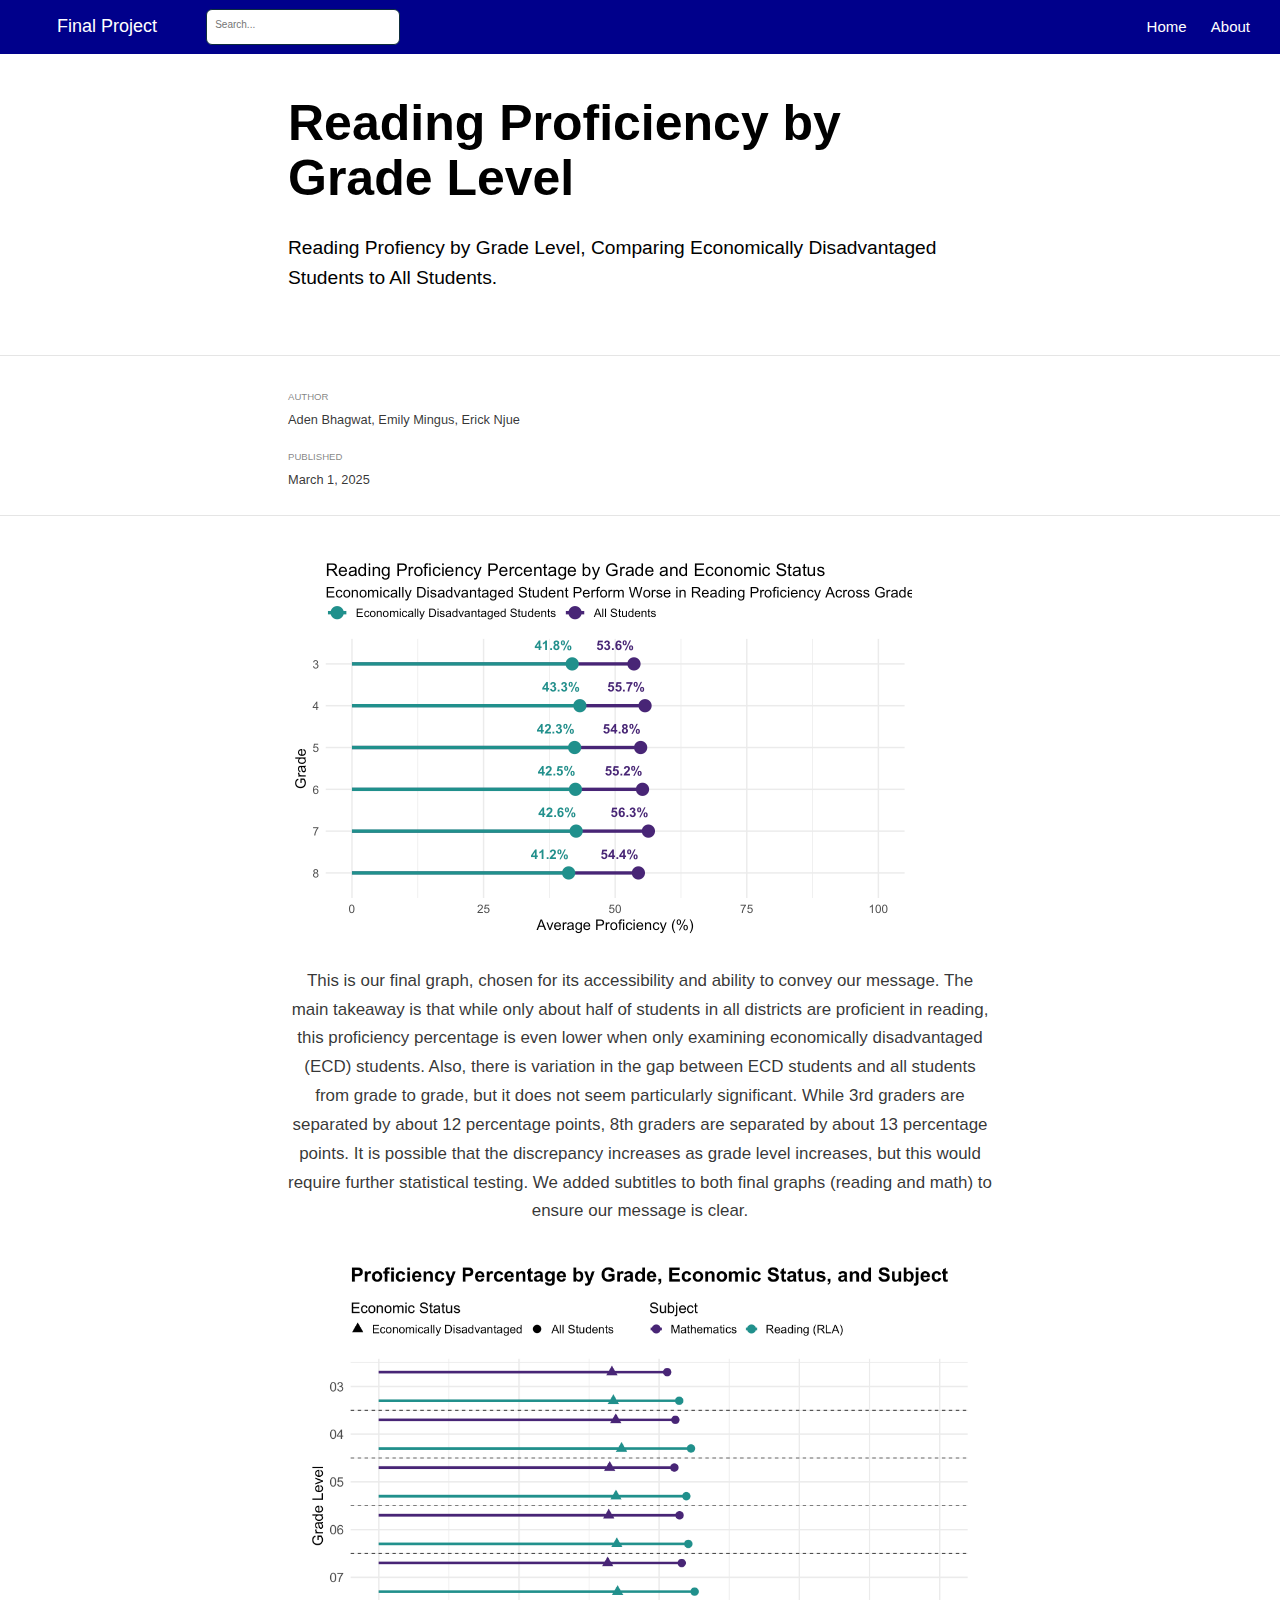
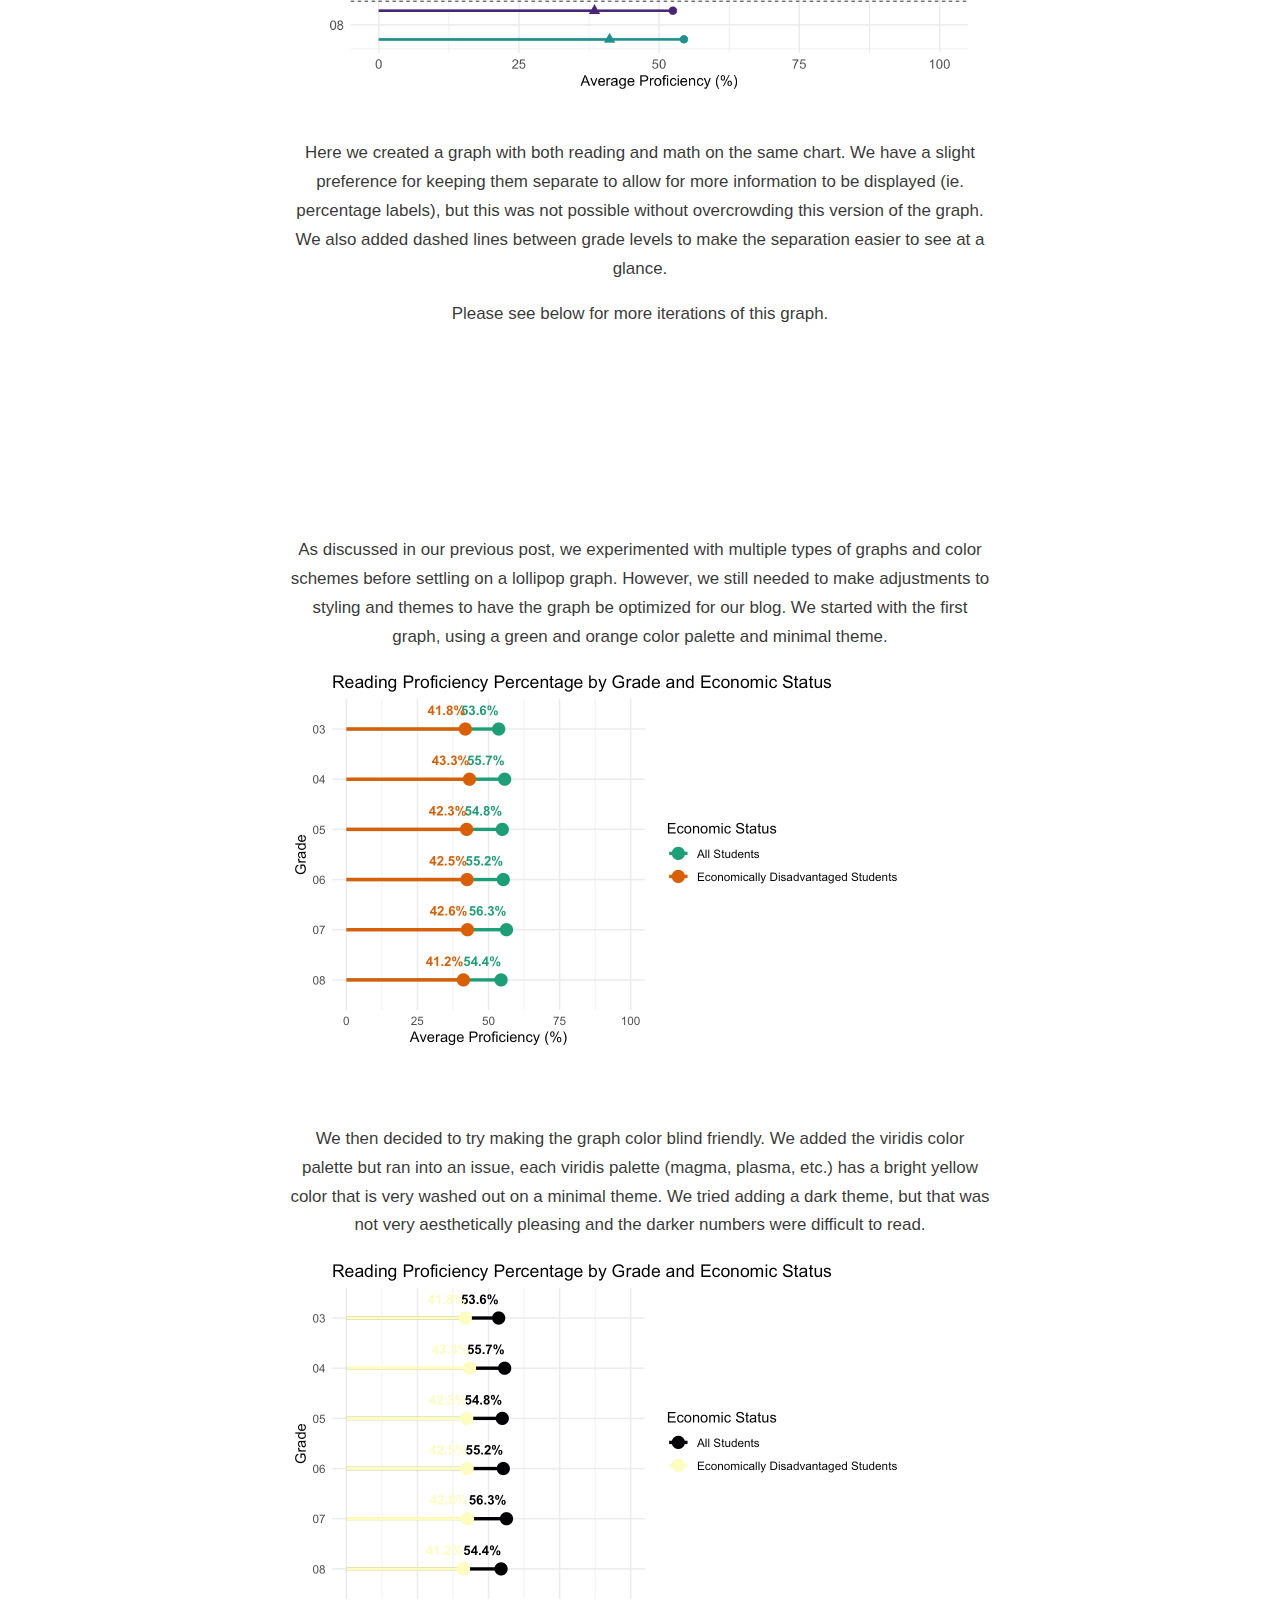
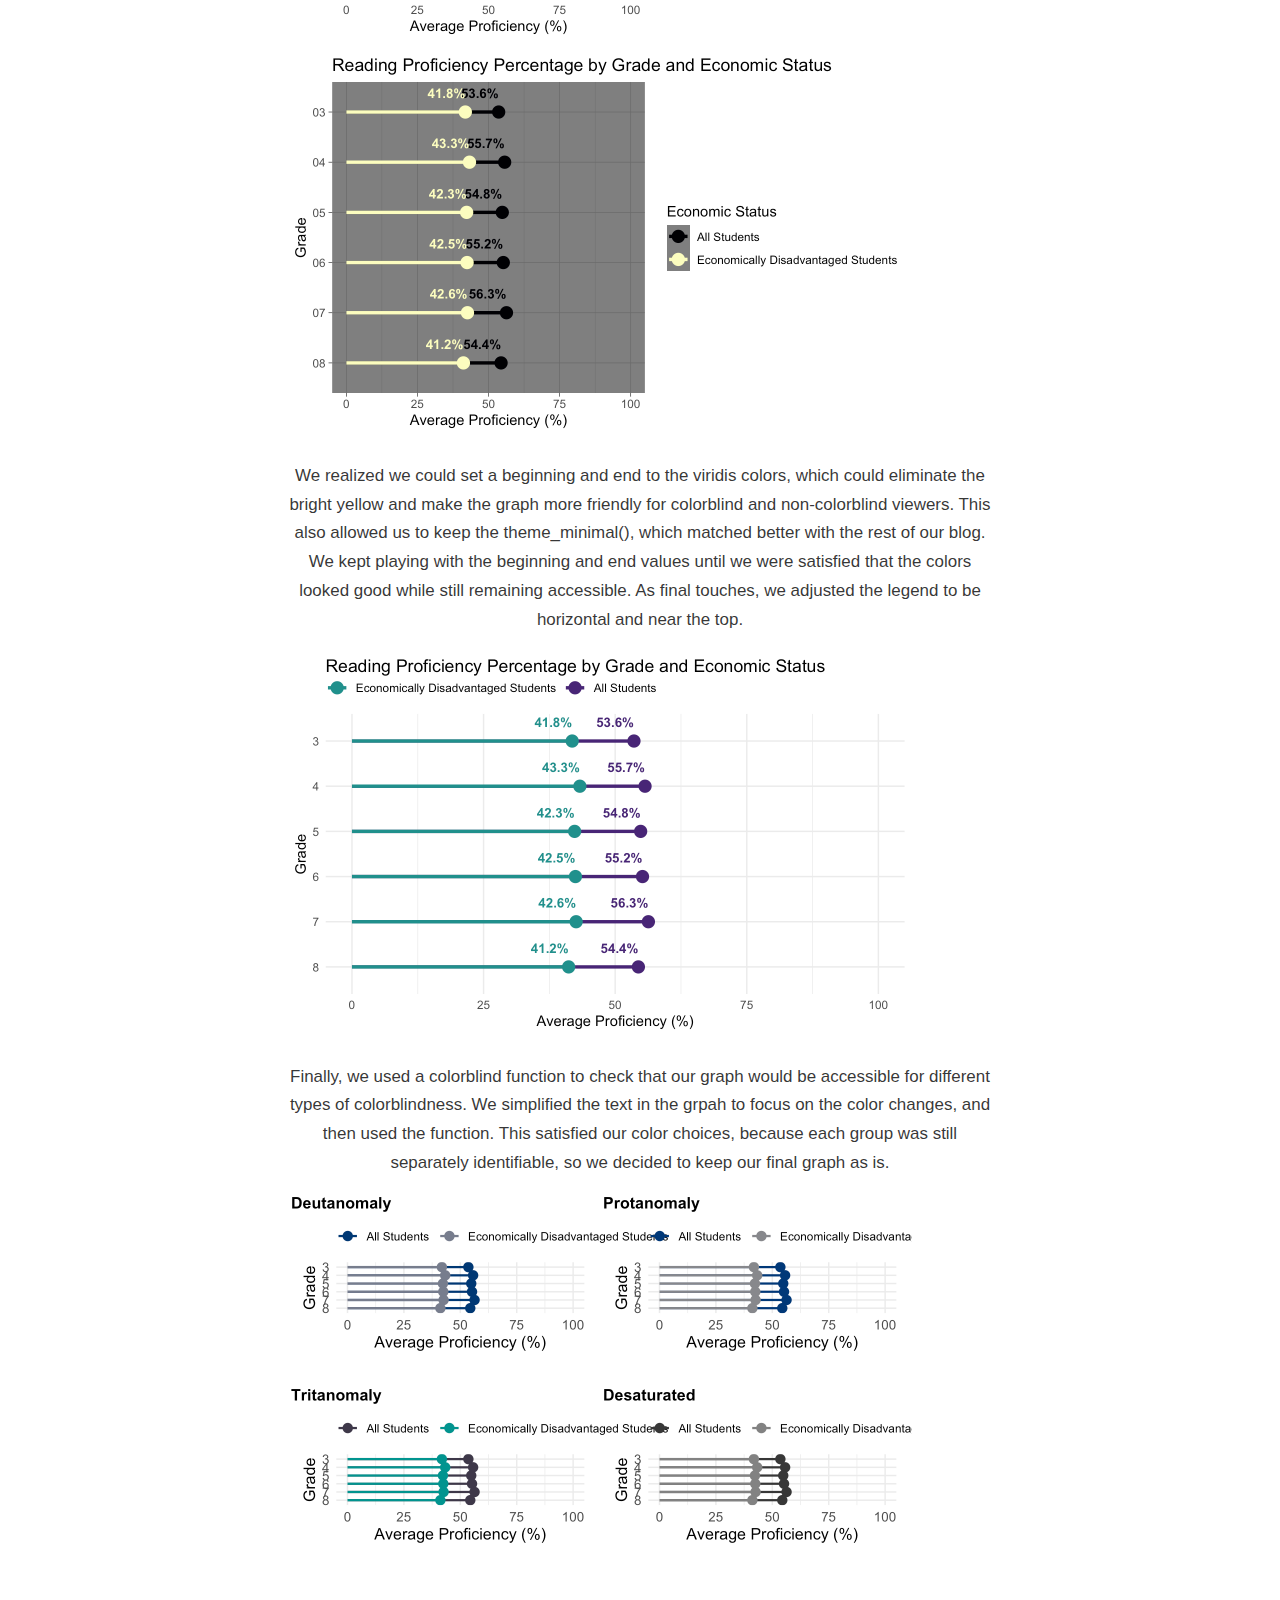
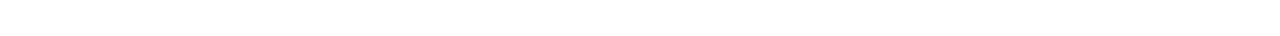
<file: docs/posts/2025-02-26-post-1/index.html>
<!DOCTYPE html>

<html xmlns="http://www.w3.org/1999/xhtml" lang="" xml:lang="">

<head>
  <meta charset="utf-8"/>
  <meta name="viewport" content="width=device-width, initial-scale=1"/>
  <meta http-equiv="X-UA-Compatible" content="IE=Edge,chrome=1"/>
  <meta name="generator" content="distill" />

  <style type="text/css">
  /* Hide doc at startup (prevent jankiness while JS renders/transforms) */
  body {
    visibility: hidden;
  }
  </style>

 <!--radix_placeholder_import_source-->
 <!--/radix_placeholder_import_source-->

<style type="text/css">code{white-space: pre;}</style>
<style type="text/css" data-origin="pandoc">
pre > code.sourceCode { white-space: pre; position: relative; }
pre > code.sourceCode > span { line-height: 1.25; }
pre > code.sourceCode > span:empty { height: 1.2em; }
.sourceCode { overflow: visible; }
code.sourceCode > span { color: inherit; text-decoration: inherit; }
div.sourceCode { margin: 1em 0; }
pre.sourceCode { margin: 0; }
@media screen {
div.sourceCode { overflow: auto; }
}
@media print {
pre > code.sourceCode { white-space: pre-wrap; }
pre > code.sourceCode > span { display: inline-block; text-indent: -5em; padding-left: 5em; }
}
pre.numberSource code
  { counter-reset: source-line 0; }
pre.numberSource code > span
  { position: relative; left: -4em; counter-increment: source-line; }
pre.numberSource code > span > a:first-child::before
  { content: counter(source-line);
    position: relative; left: -1em; text-align: right; vertical-align: baseline;
    border: none; display: inline-block;
    -webkit-touch-callout: none; -webkit-user-select: none;
    -khtml-user-select: none; -moz-user-select: none;
    -ms-user-select: none; user-select: none;
    padding: 0 4px; width: 4em;
    color: #aaaaaa;
  }
pre.numberSource { margin-left: 3em; border-left: 1px solid #aaaaaa;  padding-left: 4px; }
div.sourceCode
  { color: #00769e; background-color: #f1f3f5; }
@media screen {
pre > code.sourceCode > span > a:first-child::before { text-decoration: underline; }
}
code span { color: #00769e; } /* Normal */
code span.al { color: #ad0000; } /* Alert */
code span.an { color: #5e5e5e; } /* Annotation */
code span.at { color: #657422; } /* Attribute */
code span.bn { color: #ad0000; } /* BaseN */
code span.bu { } /* BuiltIn */
code span.cf { color: #00769e; } /* ControlFlow */
code span.ch { color: #20794d; } /* Char */
code span.cn { color: #8f5902; } /* Constant */
code span.co { color: #5e5e5e; } /* Comment */
code span.cv { color: #5e5e5e; font-style: italic; } /* CommentVar */
code span.do { color: #5e5e5e; font-style: italic; } /* Documentation */
code span.dt { color: #ad0000; } /* DataType */
code span.dv { color: #ad0000; } /* DecVal */
code span.er { color: #ad0000; } /* Error */
code span.ex { } /* Extension */
code span.fl { color: #ad0000; } /* Float */
code span.fu { color: #4758ab; } /* Function */
code span.im { } /* Import */
code span.in { color: #5e5e5e; } /* Information */
code span.kw { color: #00769e; } /* Keyword */
code span.op { color: #5e5e5e; } /* Operator */
code span.ot { color: #00769e; } /* Other */
code span.pp { color: #ad0000; } /* Preprocessor */
code span.sc { color: #5e5e5e; } /* SpecialChar */
code span.ss { color: #20794d; } /* SpecialString */
code span.st { color: #20794d; } /* String */
code span.va { color: #111111; } /* Variable */
code span.vs { color: #20794d; } /* VerbatimString */
code span.wa { color: #5e5e5e; font-style: italic; } /* Warning */
</style>


  <!--radix_placeholder_meta_tags-->
<title>Final Project: Reading Proficiency by Grade Level</title>

<meta property="description" itemprop="description" content="Reading Profiency by Grade Level, Comparing Economically Disadvantaged Students to All Students."/>


<!--  https://schema.org/Article -->
<meta property="article:published" itemprop="datePublished" content="2025-03-01"/>
<meta property="article:created" itemprop="dateCreated" content="2025-03-01"/>
<meta name="article:author" content="Aden Bhagwat, Emily Mingus, Erick Njue"/>

<!--  https://developers.facebook.com/docs/sharing/webmasters#markup -->
<meta property="og:title" content="Final Project: Reading Proficiency by Grade Level"/>
<meta property="og:type" content="article"/>
<meta property="og:description" content="Reading Profiency by Grade Level, Comparing Economically Disadvantaged Students to All Students."/>
<meta property="og:locale" content="en_US"/>
<meta property="og:site_name" content="Final Project"/>

<!--  https://dev.twitter.com/cards/types/summary -->
<meta property="twitter:card" content="summary"/>
<meta property="twitter:title" content="Final Project: Reading Proficiency by Grade Level"/>
<meta property="twitter:description" content="Reading Profiency by Grade Level, Comparing Economically Disadvantaged Students to All Students."/>

<!--/radix_placeholder_meta_tags-->
  <!--radix_placeholder_rmarkdown_metadata-->

<script type="text/json" id="radix-rmarkdown-metadata">
{"type":"list","attributes":{"names":{"type":"character","attributes":{},"value":["title","description","author","date","output"]}},"value":[{"type":"character","attributes":{},"value":["Reading Proficiency by Grade Level"]},{"type":"character","attributes":{},"value":["Reading Profiency by Grade Level, Comparing Economically Disadvantaged Students to All Students."]},{"type":"list","attributes":{},"value":[{"type":"list","attributes":{"names":{"type":"character","attributes":{},"value":["name","url"]}},"value":[{"type":"character","attributes":{},"value":["Aden Bhagwat, Emily Mingus, Erick Njue"]},{"type":"character","attributes":{},"value":["https://adenb0220.github.io/EDLD_652_Final/"]}]}]},{"type":"character","attributes":{},"value":["2025-03-01"]},{"type":"list","attributes":{"names":{"type":"character","attributes":{},"value":["distill::distill_article"]}},"value":[{"type":"list","attributes":{"names":{"type":"character","attributes":{},"value":["self_contained"]}},"value":[{"type":"logical","attributes":{},"value":[false]}]}]}]}
</script>
<!--/radix_placeholder_rmarkdown_metadata-->
  
  <script type="text/json" id="radix-resource-manifest">
  {"type":"character","attributes":{},"value":["post-1_files/anchor-4.2.2/anchor.min.js","post-1_files/bowser-1.9.3/bowser.min.js","post-1_files/distill-2.2.21/template.v2.js","post-1_files/figure-html5/unnamed-chunk-1-1.png","post-1_files/figure-html5/unnamed-chunk-2-1.png","post-1_files/figure-html5/unnamed-chunk-2-2.png","post-1_files/figure-html5/unnamed-chunk-3-1.png","post-1_files/figure-html5/unnamed-chunk-3-2.png","post-1_files/figure-html5/unnamed-chunk-4-1.png","post-1_files/figure-html5/unnamed-chunk-4-2.png","post-1_files/figure-html5/unnamed-chunk-5-1.png","post-1_files/figure-html5/unnamed-chunk-6-1.png","post-1_files/header-attrs-2.29/header-attrs.js","post-1_files/jquery-3.6.0/jquery-3.6.0.js","post-1_files/jquery-3.6.0/jquery-3.6.0.min.js","post-1_files/jquery-3.6.0/jquery-3.6.0.min.map","post-1_files/popper-2.6.0/popper.min.js","post-1_files/tippy-6.2.7/tippy-bundle.umd.min.js","post-1_files/tippy-6.2.7/tippy-light-border.css","post-1_files/tippy-6.2.7/tippy.css","post-1_files/tippy-6.2.7/tippy.umd.min.js","post-1_files/webcomponents-2.0.0/webcomponents.js"]}
  </script>
  <!--radix_placeholder_navigation_in_header-->
<meta name="distill:offset" content="../.."/>

<script type="application/javascript">

  window.headroom_prevent_pin = false;

  window.document.addEventListener("DOMContentLoaded", function (event) {

    // initialize headroom for banner
    var header = $('header').get(0);
    var headerHeight = header.offsetHeight;
    var headroom = new Headroom(header, {
      tolerance: 5,
      onPin : function() {
        if (window.headroom_prevent_pin) {
          window.headroom_prevent_pin = false;
          headroom.unpin();
        }
      }
    });
    headroom.init();
    if(window.location.hash)
      headroom.unpin();
    $(header).addClass('headroom--transition');

    // offset scroll location for banner on hash change
    // (see: https://github.com/WickyNilliams/headroom.js/issues/38)
    window.addEventListener("hashchange", function(event) {
      window.scrollTo(0, window.pageYOffset - (headerHeight + 25));
    });

    // responsive menu
    $('.distill-site-header').each(function(i, val) {
      var topnav = $(this);
      var toggle = topnav.find('.nav-toggle');
      toggle.on('click', function() {
        topnav.toggleClass('responsive');
      });
    });

    // nav dropdowns
    $('.nav-dropbtn').click(function(e) {
      $(this).next('.nav-dropdown-content').toggleClass('nav-dropdown-active');
      $(this).parent().siblings('.nav-dropdown')
         .children('.nav-dropdown-content').removeClass('nav-dropdown-active');
    });
    $("body").click(function(e){
      $('.nav-dropdown-content').removeClass('nav-dropdown-active');
    });
    $(".nav-dropdown").click(function(e){
      e.stopPropagation();
    });
  });
</script>

<style type="text/css">

/* Theme (user-documented overrideables for nav appearance) */

.distill-site-nav {
  color: rgba(255, 255, 255, 0.8);
  background-color: #0F2E3D;
  font-size: 15px;
  font-weight: 300;
}

.distill-site-nav a {
  color: inherit;
  text-decoration: none;
}

.distill-site-nav a:hover {
  color: white;
}

@media print {
  .distill-site-nav {
    display: none;
  }
}

.distill-site-header {

}

.distill-site-footer {

}


/* Site Header */

.distill-site-header {
  width: 100%;
  box-sizing: border-box;
  z-index: 3;
}

.distill-site-header .nav-left {
  display: inline-block;
  margin-left: 8px;
}

@media screen and (max-width: 768px) {
  .distill-site-header .nav-left {
    margin-left: 0;
  }
}


.distill-site-header .nav-right {
  float: right;
  margin-right: 8px;
}

.distill-site-header a,
.distill-site-header .title {
  display: inline-block;
  text-align: center;
  padding: 14px 10px 14px 10px;
}

.distill-site-header .title {
  font-size: 18px;
  min-width: 150px;
}

.distill-site-header .logo {
  padding: 0;
}

.distill-site-header .logo img {
  display: none;
  max-height: 20px;
  width: auto;
  margin-bottom: -4px;
}

.distill-site-header .nav-image img {
  max-height: 18px;
  width: auto;
  display: inline-block;
  margin-bottom: -3px;
}



@media screen and (min-width: 1000px) {
  .distill-site-header .logo img {
    display: inline-block;
  }
  .distill-site-header .nav-left {
    margin-left: 20px;
  }
  .distill-site-header .nav-right {
    margin-right: 20px;
  }
  .distill-site-header .title {
    padding-left: 12px;
  }
}


.distill-site-header .nav-toggle {
  display: none;
}

.nav-dropdown {
  display: inline-block;
  position: relative;
}

.nav-dropdown .nav-dropbtn {
  border: none;
  outline: none;
  color: rgba(255, 255, 255, 0.8);
  padding: 16px 10px;
  background-color: transparent;
  font-family: inherit;
  font-size: inherit;
  font-weight: inherit;
  margin: 0;
  margin-top: 1px;
  z-index: 2;
}

.nav-dropdown-content {
  display: none;
  position: absolute;
  background-color: white;
  min-width: 200px;
  border: 1px solid rgba(0,0,0,0.15);
  border-radius: 4px;
  box-shadow: 0px 8px 16px 0px rgba(0,0,0,0.1);
  z-index: 1;
  margin-top: 2px;
  white-space: nowrap;
  padding-top: 4px;
  padding-bottom: 4px;
}

.nav-dropdown-content hr {
  margin-top: 4px;
  margin-bottom: 4px;
  border: none;
  border-bottom: 1px solid rgba(0, 0, 0, 0.1);
}

.nav-dropdown-active {
  display: block;
}

.nav-dropdown-content a, .nav-dropdown-content .nav-dropdown-header {
  color: black;
  padding: 6px 24px;
  text-decoration: none;
  display: block;
  text-align: left;
}

.nav-dropdown-content .nav-dropdown-header {
  display: block;
  padding: 5px 24px;
  padding-bottom: 0;
  text-transform: uppercase;
  font-size: 14px;
  color: #999999;
  white-space: nowrap;
}

.nav-dropdown:hover .nav-dropbtn {
  color: white;
}

.nav-dropdown-content a:hover {
  background-color: #ddd;
  color: black;
}

.nav-right .nav-dropdown-content {
  margin-left: -45%;
  right: 0;
}

@media screen and (max-width: 768px) {
  .distill-site-header a, .distill-site-header .nav-dropdown  {display: none;}
  .distill-site-header a.nav-toggle {
    float: right;
    display: block;
  }
  .distill-site-header .title {
    margin-left: 0;
  }
  .distill-site-header .nav-right {
    margin-right: 0;
  }
  .distill-site-header {
    overflow: hidden;
  }
  .nav-right .nav-dropdown-content {
    margin-left: 0;
  }
}


@media screen and (max-width: 768px) {
  .distill-site-header.responsive {position: relative; min-height: 500px; }
  .distill-site-header.responsive a.nav-toggle {
    position: absolute;
    right: 0;
    top: 0;
  }
  .distill-site-header.responsive a,
  .distill-site-header.responsive .nav-dropdown {
    display: block;
    text-align: left;
  }
  .distill-site-header.responsive .nav-left,
  .distill-site-header.responsive .nav-right {
    width: 100%;
  }
  .distill-site-header.responsive .nav-dropdown {float: none;}
  .distill-site-header.responsive .nav-dropdown-content {position: relative;}
  .distill-site-header.responsive .nav-dropdown .nav-dropbtn {
    display: block;
    width: 100%;
    text-align: left;
  }
}

/* Site Footer */

.distill-site-footer {
  width: 100%;
  overflow: hidden;
  box-sizing: border-box;
  z-index: 3;
  margin-top: 30px;
  padding-top: 30px;
  padding-bottom: 30px;
  text-align: center;
}

/* Headroom */

d-title {
  padding-top: 6rem;
}

@media print {
  d-title {
    padding-top: 4rem;
  }
}

.headroom {
  z-index: 1000;
  position: fixed;
  top: 0;
  left: 0;
  right: 0;
}

.headroom--transition {
  transition: all .4s ease-in-out;
}

.headroom--unpinned {
  top: -100px;
}

.headroom--pinned {
  top: 0;
}

/* adjust viewport for navbar height */
/* helps vertically center bootstrap (non-distill) content */
.min-vh-100 {
  min-height: calc(100vh - 100px) !important;
}

</style>

<script src="../../site_libs/jquery-3.6.0/jquery-3.6.0.min.js"></script>
<link href="../../site_libs/font-awesome-6.5.2/css/all.min.css" rel="stylesheet"/>
<link href="../../site_libs/font-awesome-6.5.2/css/v4-shims.min.css" rel="stylesheet"/>
<script src="../../site_libs/headroom-0.9.4/headroom.min.js"></script>
<script src="../../site_libs/autocomplete-0.37.1/autocomplete.min.js"></script>
<script src="../../site_libs/fuse-6.4.1/fuse.min.js"></script>

<script type="application/javascript">

function getMeta(metaName) {
  var metas = document.getElementsByTagName('meta');
  for (let i = 0; i < metas.length; i++) {
    if (metas[i].getAttribute('name') === metaName) {
      return metas[i].getAttribute('content');
    }
  }
  return '';
}

function offsetURL(url) {
  var offset = getMeta('distill:offset');
  return offset ? offset + '/' + url : url;
}

function createFuseIndex() {

  // create fuse index
  var options = {
    keys: [
      { name: 'title', weight: 20 },
      { name: 'categories', weight: 15 },
      { name: 'description', weight: 10 },
      { name: 'contents', weight: 5 },
    ],
    ignoreLocation: true,
    threshold: 0
  };
  var fuse = new window.Fuse([], options);

  // fetch the main search.json
  return fetch(offsetURL('search.json'))
    .then(function(response) {
      if (response.status == 200) {
        return response.json().then(function(json) {
          // index main articles
          json.articles.forEach(function(article) {
            fuse.add(article);
          });
          // download collections and index their articles
          return Promise.all(json.collections.map(function(collection) {
            return fetch(offsetURL(collection)).then(function(response) {
              if (response.status === 200) {
                return response.json().then(function(articles) {
                  articles.forEach(function(article) {
                    fuse.add(article);
                  });
                })
              } else {
                return Promise.reject(
                  new Error('Unexpected status from search index request: ' +
                            response.status)
                );
              }
            });
          })).then(function() {
            return fuse;
          });
        });

      } else {
        return Promise.reject(
          new Error('Unexpected status from search index request: ' +
                      response.status)
        );
      }
    });
}

window.document.addEventListener("DOMContentLoaded", function (event) {

  // get search element (bail if we don't have one)
  var searchEl = window.document.getElementById('distill-search');
  if (!searchEl)
    return;

  createFuseIndex()
    .then(function(fuse) {

      // make search box visible
      searchEl.classList.remove('hidden');

      // initialize autocomplete
      var options = {
        autoselect: true,
        hint: false,
        minLength: 2,
      };
      window.autocomplete(searchEl, options, [{
        source: function(query, callback) {
          const searchOptions = {
            isCaseSensitive: false,
            shouldSort: true,
            minMatchCharLength: 2,
            limit: 10,
          };
          var results = fuse.search(query, searchOptions);
          callback(results
            .map(function(result) { return result.item; })
          );
        },
        templates: {
          suggestion: function(suggestion) {
            var img = suggestion.preview && Object.keys(suggestion.preview).length > 0
              ? `<img src="${offsetURL(suggestion.preview)}"</img>`
              : '';
            var html = `
              <div class="search-item">
                <h3>${suggestion.title}</h3>
                <div class="search-item-description">
                  ${suggestion.description || ''}
                </div>
                <div class="search-item-preview">
                  ${img}
                </div>
              </div>
            `;
            return html;
          }
        }
      }]).on('autocomplete:selected', function(event, suggestion) {
        window.location.href = offsetURL(suggestion.path);
      });
      // remove inline display style on autocompleter (we want to
      // manage responsive display via css)
      $('.algolia-autocomplete').css("display", "");
    })
    .catch(function(error) {
      console.log(error);
    });

});

</script>

<style type="text/css">

.nav-search {
  font-size: x-small;
}

/* Algolioa Autocomplete */

.algolia-autocomplete {
  display: inline-block;
  margin-left: 10px;
  vertical-align: sub;
  background-color: white;
  color: black;
  padding: 6px;
  padding-top: 8px;
  padding-bottom: 0;
  border-radius: 6px;
  border: 1px #0F2E3D solid;
  width: 180px;
}


@media screen and (max-width: 768px) {
  .distill-site-nav .algolia-autocomplete {
    display: none;
    visibility: hidden;
  }
  .distill-site-nav.responsive .algolia-autocomplete {
    display: inline-block;
    visibility: visible;
  }
  .distill-site-nav.responsive .algolia-autocomplete .aa-dropdown-menu {
    margin-left: 0;
    width: 400px;
    max-height: 400px;
  }
}

.algolia-autocomplete .aa-input, .algolia-autocomplete .aa-hint {
  width: 90%;
  outline: none;
  border: none;
}

.algolia-autocomplete .aa-hint {
  color: #999;
}
.algolia-autocomplete .aa-dropdown-menu {
  width: 550px;
  max-height: 70vh;
  overflow-x: visible;
  overflow-y: scroll;
  padding: 5px;
  margin-top: 3px;
  margin-left: -150px;
  background-color: #fff;
  border-radius: 5px;
  border: 1px solid #999;
  border-top: none;
}

.algolia-autocomplete .aa-dropdown-menu .aa-suggestion {
  cursor: pointer;
  padding: 5px 4px;
  border-bottom: 1px solid #eee;
}

.algolia-autocomplete .aa-dropdown-menu .aa-suggestion:last-of-type {
  border-bottom: none;
  margin-bottom: 2px;
}

.algolia-autocomplete .aa-dropdown-menu .aa-suggestion .search-item {
  overflow: hidden;
  font-size: 0.8em;
  line-height: 1.4em;
}

.algolia-autocomplete .aa-dropdown-menu .aa-suggestion .search-item h3 {
  font-size: 1rem;
  margin-block-start: 0;
  margin-block-end: 5px;
}

.algolia-autocomplete .aa-dropdown-menu .aa-suggestion .search-item-description {
  display: inline-block;
  overflow: hidden;
  height: 2.8em;
  width: 80%;
  margin-right: 4%;
}

.algolia-autocomplete .aa-dropdown-menu .aa-suggestion .search-item-preview {
  display: inline-block;
  width: 15%;
}

.algolia-autocomplete .aa-dropdown-menu .aa-suggestion .search-item-preview img {
  height: 3em;
  width: auto;
  display: none;
}

.algolia-autocomplete .aa-dropdown-menu .aa-suggestion .search-item-preview img[src] {
  display: initial;
}

.algolia-autocomplete .aa-dropdown-menu .aa-suggestion.aa-cursor {
  background-color: #eee;
}
.algolia-autocomplete .aa-dropdown-menu .aa-suggestion em {
  font-weight: bold;
  font-style: normal;
}

</style>


<!--/radix_placeholder_navigation_in_header-->
  <!--radix_placeholder_distill-->

<style type="text/css">

body {
  background-color: white;
}

.pandoc-table {
  width: 100%;
}

.pandoc-table>caption {
  margin-bottom: 10px;
}

.pandoc-table th:not([align]) {
  text-align: left;
}

.pagedtable-footer {
  font-size: 15px;
}

d-byline .byline {
  grid-template-columns: 2fr 2fr;
}

d-byline .byline h3 {
  margin-block-start: 1.5em;
}

d-byline .byline .authors-affiliations h3 {
  margin-block-start: 0.5em;
}

.authors-affiliations .orcid-id {
  width: 16px;
  height:16px;
  margin-left: 4px;
  margin-right: 4px;
  vertical-align: middle;
  padding-bottom: 2px;
}

d-title .dt-tags {
  margin-top: 1em;
  grid-column: text;
}

.dt-tags .dt-tag {
  text-decoration: none;
  display: inline-block;
  color: rgba(0,0,0,0.6);
  padding: 0em 0.4em;
  margin-right: 0.5em;
  margin-bottom: 0.4em;
  font-size: 70%;
  border: 1px solid rgba(0,0,0,0.2);
  border-radius: 3px;
  text-transform: uppercase;
  font-weight: 500;
}

d-article table.gt_table td,
d-article table.gt_table th {
  border-bottom: none;
  font-size: 100%;
}

.html-widget {
  margin-bottom: 2.0em;
}

.l-screen-inset {
  padding-right: 16px;
}

.l-screen .caption {
  margin-left: 10px;
}

.shaded {
  background: rgb(247, 247, 247);
  padding-top: 20px;
  padding-bottom: 20px;
  border-top: 1px solid rgba(0, 0, 0, 0.1);
  border-bottom: 1px solid rgba(0, 0, 0, 0.1);
}

.shaded .html-widget {
  margin-bottom: 0;
  border: 1px solid rgba(0, 0, 0, 0.1);
}

.shaded .shaded-content {
  background: white;
}

.text-output {
  margin-top: 0;
  line-height: 1.5em;
}

.hidden {
  display: none !important;
}

hr.section-separator {
  border: none;
  border-top: 1px solid rgba(0, 0, 0, 0.1);
  margin: 0px;
}


d-byline {
  border-top: none;
}

d-article {
  padding-top: 2.5rem;
  padding-bottom: 30px;
  border-top: none;
}

d-appendix {
  padding-top: 30px;
}

d-article>p>img {
  width: 100%;
}

d-article h2 {
  margin: 1rem 0 1.5rem 0;
}

d-article h3 {
  margin-top: 1.5rem;
}

d-article iframe {
  border: 1px solid rgba(0, 0, 0, 0.1);
  margin-bottom: 2.0em;
  width: 100%;
}

/* Tweak code blocks */

d-article div.sourceCode code,
d-article pre code {
  font-family: Consolas, Monaco, 'Andale Mono', 'Ubuntu Mono', monospace;
}

d-article pre,
d-article div.sourceCode,
d-article div.sourceCode pre {
  overflow: auto;
}

d-article div.sourceCode {
  background-color: white;
}

d-article div.sourceCode pre {
  padding-left: 10px;
  font-size: 12px;
  border-left: 2px solid rgba(0,0,0,0.1);
}

d-article pre {
  font-size: 12px;
  color: black;
  background: none;
  margin-top: 0;
  text-align: left;
  white-space: pre;
  word-spacing: normal;
  word-break: normal;
  word-wrap: normal;
  line-height: 1.5;

  -moz-tab-size: 4;
  -o-tab-size: 4;
  tab-size: 4;

  -webkit-hyphens: none;
  -moz-hyphens: none;
  -ms-hyphens: none;
  hyphens: none;
}

d-article pre a {
  border-bottom: none;
}

d-article pre a:hover {
  border-bottom: none;
  text-decoration: underline;
}

d-article details {
  grid-column: text;
  margin-bottom: 0.8em;
}

@media(min-width: 768px) {

d-article pre,
d-article div.sourceCode,
d-article div.sourceCode pre {
  overflow: visible !important;
}

d-article div.sourceCode pre {
  padding-left: 18px;
  font-size: 14px;
}

/* tweak for Pandoc numbered line within distill */
d-article pre.numberSource code > span {
    left: -2em;
}

d-article pre {
  font-size: 14px;
}

}

figure img.external {
  background: white;
  border: 1px solid rgba(0, 0, 0, 0.1);
  box-shadow: 0 1px 8px rgba(0, 0, 0, 0.1);
  padding: 18px;
  box-sizing: border-box;
}

/* CSS for d-contents */

.d-contents {
  grid-column: text;
  color: rgba(0,0,0,0.8);
  font-size: 0.9em;
  padding-bottom: 1em;
  margin-bottom: 1em;
  padding-bottom: 0.5em;
  margin-bottom: 1em;
  padding-left: 0.25em;
  justify-self: start;
}

@media(min-width: 1000px) {
  .d-contents.d-contents-float {
    height: 0;
    grid-column-start: 1;
    grid-column-end: 4;
    justify-self: center;
    padding-right: 3em;
    padding-left: 2em;
  }
}

.d-contents nav h3 {
  font-size: 18px;
  margin-top: 0;
  margin-bottom: 1em;
}

.d-contents li {
  list-style-type: none
}

.d-contents nav > ul {
  padding-left: 0;
}

.d-contents ul {
  padding-left: 1em
}

.d-contents nav ul li {
  margin-top: 0.6em;
  margin-bottom: 0.2em;
}

.d-contents nav a {
  font-size: 13px;
  border-bottom: none;
  text-decoration: none
  color: rgba(0, 0, 0, 0.8);
}

.d-contents nav a:hover {
  text-decoration: underline solid rgba(0, 0, 0, 0.6)
}

.d-contents nav > ul > li > a {
  font-weight: 600;
}

.d-contents nav > ul > li > ul {
  font-weight: inherit;
}

.d-contents nav > ul > li > ul > li {
  margin-top: 0.2em;
}


.d-contents nav ul {
  margin-top: 0;
  margin-bottom: 0.25em;
}

.d-article-with-toc h2:nth-child(2) {
  margin-top: 0;
}


/* Figure */

.figure {
  position: relative;
  margin-bottom: 2.5em;
  margin-top: 1.5em;
}

.figure .caption {
  color: rgba(0, 0, 0, 0.6);
  font-size: 12px;
  line-height: 1.5em;
}

.figure img.external {
  background: white;
  border: 1px solid rgba(0, 0, 0, 0.1);
  box-shadow: 0 1px 8px rgba(0, 0, 0, 0.1);
  padding: 18px;
  box-sizing: border-box;
}

.figure .caption a {
  color: rgba(0, 0, 0, 0.6);
}

.figure .caption b,
.figure .caption strong, {
  font-weight: 600;
  color: rgba(0, 0, 0, 1.0);
}

/* Citations */

d-article .citation {
  color: inherit;
  cursor: inherit;
}

div.hanging-indent{
  margin-left: 1em; text-indent: -1em;
}

/* Citation hover box */

.tippy-box[data-theme~=light-border] {
  background-color: rgba(250, 250, 250, 0.95);
}

.tippy-content > p {
  margin-bottom: 0;
  padding: 2px;
}


/* Tweak 1000px media break to show more text */

@media(min-width: 1000px) {
  .base-grid,
  distill-header,
  d-title,
  d-abstract,
  d-article,
  d-appendix,
  distill-appendix,
  d-byline,
  d-footnote-list,
  d-citation-list,
  distill-footer {
    grid-template-columns: [screen-start] 1fr [page-start kicker-start] 80px [middle-start] 50px [text-start kicker-end] 65px 65px 65px 65px 65px 65px 65px 65px [text-end gutter-start] 65px [middle-end] 65px [page-end gutter-end] 1fr [screen-end];
    grid-column-gap: 16px;
  }

  .grid {
    grid-column-gap: 16px;
  }

  d-article {
    font-size: 1.06rem;
    line-height: 1.7em;
  }
  figure .caption, .figure .caption, figure figcaption {
    font-size: 13px;
  }
}

@media(min-width: 1180px) {
  .base-grid,
  distill-header,
  d-title,
  d-abstract,
  d-article,
  d-appendix,
  distill-appendix,
  d-byline,
  d-footnote-list,
  d-citation-list,
  distill-footer {
    grid-template-columns: [screen-start] 1fr [page-start kicker-start] 60px [middle-start] 60px [text-start kicker-end] 60px 60px 60px 60px 60px 60px 60px 60px [text-end gutter-start] 60px [middle-end] 60px [page-end gutter-end] 1fr [screen-end];
    grid-column-gap: 32px;
  }

  .grid {
    grid-column-gap: 32px;
  }
}


/* Get the citation styles for the appendix (not auto-injected on render since
   we do our own rendering of the citation appendix) */

d-appendix .citation-appendix,
.d-appendix .citation-appendix {
  font-size: 11px;
  line-height: 15px;
  border-left: 1px solid rgba(0, 0, 0, 0.1);
  padding-left: 18px;
  border: 1px solid rgba(0,0,0,0.1);
  background: rgba(0, 0, 0, 0.02);
  padding: 10px 18px;
  border-radius: 3px;
  color: rgba(150, 150, 150, 1);
  overflow: hidden;
  margin-top: -12px;
  white-space: pre-wrap;
  word-wrap: break-word;
}

/* Include appendix styles here so they can be overridden */

d-appendix {
  contain: layout style;
  font-size: 0.8em;
  line-height: 1.7em;
  margin-top: 60px;
  margin-bottom: 0;
  border-top: 1px solid rgba(0, 0, 0, 0.1);
  color: rgba(0,0,0,0.5);
  padding-top: 60px;
  padding-bottom: 48px;
}

d-appendix h3 {
  grid-column: page-start / text-start;
  font-size: 15px;
  font-weight: 500;
  margin-top: 1em;
  margin-bottom: 0;
  color: rgba(0,0,0,0.65);
}

d-appendix h3 + * {
  margin-top: 1em;
}

d-appendix ol {
  padding: 0 0 0 15px;
}

@media (min-width: 768px) {
  d-appendix ol {
    padding: 0 0 0 30px;
    margin-left: -30px;
  }
}

d-appendix li {
  margin-bottom: 1em;
}

d-appendix a {
  color: rgba(0, 0, 0, 0.6);
}

d-appendix > * {
  grid-column: text;
}

d-appendix > d-footnote-list,
d-appendix > d-citation-list,
d-appendix > distill-appendix {
  grid-column: screen;
}

/* Include footnote styles here so they can be overridden */

d-footnote-list {
  contain: layout style;
}

d-footnote-list > * {
  grid-column: text;
}

d-footnote-list a.footnote-backlink {
  color: rgba(0,0,0,0.3);
  padding-left: 0.5em;
}



/* Anchor.js */

.anchorjs-link {
  /*transition: all .25s linear; */
  text-decoration: none;
  border-bottom: none;
}
*:hover > .anchorjs-link {
  margin-left: -1.125em !important;
  text-decoration: none;
  border-bottom: none;
}

/* Social footer */

.social_footer {
  margin-top: 30px;
  margin-bottom: 0;
  color: rgba(0,0,0,0.67);
}

.disqus-comments {
  margin-right: 30px;
}

.disqus-comment-count {
  border-bottom: 1px solid rgba(0, 0, 0, 0.4);
  cursor: pointer;
}

#disqus_thread {
  margin-top: 30px;
}

.article-sharing a {
  border-bottom: none;
  margin-right: 8px;
}

.article-sharing a:hover {
  border-bottom: none;
}

.sidebar-section.subscribe {
  font-size: 12px;
  line-height: 1.6em;
}

.subscribe p {
  margin-bottom: 0.5em;
}


.article-footer .subscribe {
  font-size: 15px;
  margin-top: 45px;
}


.sidebar-section.custom {
  font-size: 12px;
  line-height: 1.6em;
}

.custom p {
  margin-bottom: 0.5em;
}

/* Styles for listing layout (hide title) */
.layout-listing d-title, .layout-listing .d-title {
  display: none;
}

/* Styles for posts lists (not auto-injected) */


.posts-with-sidebar {
  padding-left: 45px;
  padding-right: 45px;
}

.posts-list .description h2,
.posts-list .description p {
  font-family: -apple-system, BlinkMacSystemFont, "Segoe UI", Roboto, Oxygen, Ubuntu, Cantarell, "Fira Sans", "Droid Sans", "Helvetica Neue", Arial, sans-serif;
}

.posts-list .description h2 {
  font-weight: 700;
  border-bottom: none;
  padding-bottom: 0;
}

.posts-list h2.post-tag {
  border-bottom: 1px solid rgba(0, 0, 0, 0.2);
  padding-bottom: 12px;
}
.posts-list {
  margin-top: 60px;
  margin-bottom: 24px;
}

.posts-list .post-preview {
  text-decoration: none;
  overflow: hidden;
  display: block;
  border-bottom: 1px solid rgba(0, 0, 0, 0.1);
  padding: 24px 0;
}

.post-preview-last {
  border-bottom: none !important;
}

.posts-list .posts-list-caption {
  grid-column: screen;
  font-weight: 400;
}

.posts-list .post-preview h2 {
  margin: 0 0 6px 0;
  line-height: 1.2em;
  font-style: normal;
  font-size: 24px;
}

.posts-list .post-preview p {
  margin: 0 0 12px 0;
  line-height: 1.4em;
  font-size: 16px;
}

.posts-list .post-preview .thumbnail {
  box-sizing: border-box;
  margin-bottom: 24px;
  position: relative;
  max-width: 500px;
}
.posts-list .post-preview img {
  width: 100%;
  display: block;
}

.posts-list .metadata {
  font-size: 12px;
  line-height: 1.4em;
  margin-bottom: 18px;
}

.posts-list .metadata > * {
  display: inline-block;
}

.posts-list .metadata .publishedDate {
  margin-right: 2em;
}

.posts-list .metadata .dt-authors {
  display: block;
  margin-top: 0.3em;
  margin-right: 2em;
}

.posts-list .dt-tags {
  display: block;
  line-height: 1em;
}

.posts-list .dt-tags .dt-tag {
  display: inline-block;
  color: rgba(0,0,0,0.6);
  padding: 0.3em 0.4em;
  margin-right: 0.2em;
  margin-bottom: 0.4em;
  font-size: 60%;
  border: 1px solid rgba(0,0,0,0.2);
  border-radius: 3px;
  text-transform: uppercase;
  font-weight: 500;
}

.posts-list img {
  opacity: 1;
}

.posts-list img[data-src] {
  opacity: 0;
}

.posts-more {
  clear: both;
}


.posts-sidebar {
  font-size: 16px;
}

.posts-sidebar h3 {
  font-size: 16px;
  margin-top: 0;
  margin-bottom: 0.5em;
  font-weight: 400;
  text-transform: uppercase;
}

.sidebar-section {
  margin-bottom: 30px;
}

.categories ul {
  list-style-type: none;
  margin: 0;
  padding: 0;
}

.categories li {
  color: rgba(0, 0, 0, 0.8);
  margin-bottom: 0;
}

.categories li>a {
  border-bottom: none;
}

.categories li>a:hover {
  border-bottom: 1px solid rgba(0, 0, 0, 0.4);
}

.categories .active {
  font-weight: 600;
}

.categories .category-count {
  color: rgba(0, 0, 0, 0.4);
}


@media(min-width: 768px) {
  .posts-list .post-preview h2 {
    font-size: 26px;
  }
  .posts-list .post-preview .thumbnail {
    float: right;
    width: 30%;
    margin-bottom: 0;
  }
  .posts-list .post-preview .description {
    float: left;
    width: 45%;
  }
  .posts-list .post-preview .metadata {
    float: left;
    width: 20%;
    margin-top: 8px;
  }
  .posts-list .post-preview p {
    margin: 0 0 12px 0;
    line-height: 1.5em;
    font-size: 16px;
  }
  .posts-with-sidebar .posts-list {
    float: left;
    width: 75%;
  }
  .posts-with-sidebar .posts-sidebar {
    float: right;
    width: 20%;
    margin-top: 60px;
    padding-top: 24px;
    padding-bottom: 24px;
  }
}


/* Improve display for browsers without grid (IE/Edge <= 15) */

.downlevel {
  line-height: 1.6em;
  font-family: -apple-system, BlinkMacSystemFont, "Segoe UI", Roboto, Oxygen, Ubuntu, Cantarell, "Fira Sans", "Droid Sans", "Helvetica Neue", Arial, sans-serif;
  margin: 0;
}

.downlevel .d-title {
  padding-top: 6rem;
  padding-bottom: 1.5rem;
}

.downlevel .d-title h1 {
  font-size: 50px;
  font-weight: 700;
  line-height: 1.1em;
  margin: 0 0 0.5rem;
}

.downlevel .d-title p {
  font-weight: 300;
  font-size: 1.2rem;
  line-height: 1.55em;
  margin-top: 0;
}

.downlevel .d-byline {
  padding-top: 0.8em;
  padding-bottom: 0.8em;
  font-size: 0.8rem;
  line-height: 1.8em;
}

.downlevel .section-separator {
  border: none;
  border-top: 1px solid rgba(0, 0, 0, 0.1);
}

.downlevel .d-article {
  font-size: 1.06rem;
  line-height: 1.7em;
  padding-top: 1rem;
  padding-bottom: 2rem;
}


.downlevel .d-appendix {
  padding-left: 0;
  padding-right: 0;
  max-width: none;
  font-size: 0.8em;
  line-height: 1.7em;
  margin-bottom: 0;
  color: rgba(0,0,0,0.5);
  padding-top: 40px;
  padding-bottom: 48px;
}

.downlevel .footnotes ol {
  padding-left: 13px;
}

.downlevel .base-grid,
.downlevel .distill-header,
.downlevel .d-title,
.downlevel .d-abstract,
.downlevel .d-article,
.downlevel .d-appendix,
.downlevel .distill-appendix,
.downlevel .d-byline,
.downlevel .d-footnote-list,
.downlevel .d-citation-list,
.downlevel .distill-footer,
.downlevel .appendix-bottom,
.downlevel .posts-container {
  padding-left: 40px;
  padding-right: 40px;
}

@media(min-width: 768px) {
  .downlevel .base-grid,
  .downlevel .distill-header,
  .downlevel .d-title,
  .downlevel .d-abstract,
  .downlevel .d-article,
  .downlevel .d-appendix,
  .downlevel .distill-appendix,
  .downlevel .d-byline,
  .downlevel .d-footnote-list,
  .downlevel .d-citation-list,
  .downlevel .distill-footer,
  .downlevel .appendix-bottom,
  .downlevel .posts-container {
  padding-left: 150px;
  padding-right: 150px;
  max-width: 900px;
}
}

.downlevel pre code {
  display: block;
  border-left: 2px solid rgba(0, 0, 0, .1);
  padding: 0 0 0 20px;
  font-size: 14px;
}

.downlevel code, .downlevel pre {
  color: black;
  background: none;
  font-family: Consolas, Monaco, 'Andale Mono', 'Ubuntu Mono', monospace;
  text-align: left;
  white-space: pre;
  word-spacing: normal;
  word-break: normal;
  word-wrap: normal;
  line-height: 1.5;

  -moz-tab-size: 4;
  -o-tab-size: 4;
  tab-size: 4;

  -webkit-hyphens: none;
  -moz-hyphens: none;
  -ms-hyphens: none;
  hyphens: none;
}

.downlevel .posts-list .post-preview {
  color: inherit;
}



</style>

<script type="application/javascript">

function is_downlevel_browser() {
  if (bowser.isUnsupportedBrowser({ msie: "12", msedge: "16"},
                                 window.navigator.userAgent)) {
    return true;
  } else {
    return window.load_distill_framework === undefined;
  }
}

// show body when load is complete
function on_load_complete() {

  // add anchors
  if (window.anchors) {
    window.anchors.options.placement = 'left';
    window.anchors.add('d-article > h2, d-article > h3, d-article > h4, d-article > h5');
  }


  // set body to visible
  document.body.style.visibility = 'visible';

  // force redraw for leaflet widgets
  if (window.HTMLWidgets) {
    var maps = window.HTMLWidgets.findAll(".leaflet");
    $.each(maps, function(i, el) {
      var map = this.getMap();
      map.invalidateSize();
      map.eachLayer(function(layer) {
        if (layer instanceof L.TileLayer)
          layer.redraw();
      });
    });
  }

  // trigger 'shown' so htmlwidgets resize
  $('d-article').trigger('shown');
}

function init_distill() {

  init_common();

  // create front matter
  var front_matter = $('<d-front-matter></d-front-matter>');
  $('#distill-front-matter').wrap(front_matter);

  // create d-title
  $('.d-title').changeElementType('d-title');

  // separator
  var separator = '<hr class="section-separator" style="clear: both"/>';
  // prepend separator above appendix
  $('.d-byline').before(separator);
  $('.d-article').before(separator);

  // create d-byline
  var byline = $('<d-byline></d-byline>');
  $('.d-byline').replaceWith(byline);

  // create d-article
  var article = $('<d-article></d-article>');
  $('.d-article').wrap(article).children().unwrap();

  // move posts container into article
  $('.posts-container').appendTo($('d-article'));

  // create d-appendix
  $('.d-appendix').changeElementType('d-appendix');

  // flag indicating that we have appendix items
  var appendix = $('.appendix-bottom').children('h3').length > 0;

  // replace footnotes with <d-footnote>
  $('.footnote-ref').each(function(i, val) {
    appendix = true;
    var href = $(this).attr('href');
    var id = href.replace('#', '');
    var fn = $('#' + id);
    var fn_p = $('#' + id + '>p');
    fn_p.find('.footnote-back').remove();
    var text = fn_p.html();
    var dtfn = $('<d-footnote></d-footnote>');
    dtfn.html(text);
    $(this).replaceWith(dtfn);
  });
  // remove footnotes
  $('.footnotes').remove();

  // move refs into #references-listing
  $('#references-listing').replaceWith($('#refs'));

  $('h1.appendix, h2.appendix').each(function(i, val) {
    $(this).changeElementType('h3');
  });
  $('h3.appendix').each(function(i, val) {
    var id = $(this).attr('id');
    $('.d-contents a[href="#' + id + '"]').parent().remove();
    appendix = true;
    $(this).nextUntil($('h1, h2, h3')).addBack().appendTo($('d-appendix'));
  });

  // show d-appendix if we have appendix content
  $("d-appendix").css('display', appendix ? 'grid' : 'none');

  // localize layout chunks to just output
  $('.layout-chunk').each(function(i, val) {

    // capture layout
    var layout = $(this).attr('data-layout');

    // apply layout to markdown level block elements
    var elements = $(this).children().not('details, div.sourceCode, pre, script');
    elements.each(function(i, el) {
      var layout_div = $('<div class="' + layout + '"></div>');
      if (layout_div.hasClass('shaded')) {
        var shaded_content = $('<div class="shaded-content"></div>');
        $(this).wrap(shaded_content);
        $(this).parent().wrap(layout_div);
      } else {
        $(this).wrap(layout_div);
      }
    });


    // unwrap the layout-chunk div
    $(this).children().unwrap();
  });

  // remove code block used to force  highlighting css
  $('.distill-force-highlighting-css').parent().remove();

  // remove empty line numbers inserted by pandoc when using a
  // custom syntax highlighting theme, except when numbering line
  // in code chunk
  $('pre:not(.numberLines) code.sourceCode a:empty').remove();

  // load distill framework
  load_distill_framework();

  // wait for window.distillRunlevel == 4 to do post processing
  function distill_post_process() {

    if (!window.distillRunlevel || window.distillRunlevel < 4)
      return;

    // hide author/affiliations entirely if we have no authors
    var front_matter = JSON.parse($("#distill-front-matter").html());
    var have_authors = front_matter.authors && front_matter.authors.length > 0;
    if (!have_authors)
      $('d-byline').addClass('hidden');

    // article with toc class
    $('.d-contents').parent().addClass('d-article-with-toc');

    // strip links that point to #
    $('.authors-affiliations').find('a[href="#"]').removeAttr('href');

    // add orcid ids
    $('.authors-affiliations').find('.author').each(function(i, el) {
      var orcid_id = front_matter.authors[i].orcidID;
      var author_name = front_matter.authors[i].author
      if (orcid_id) {
        var a = $('<a></a>');
        a.attr('href', 'https://orcid.org/' + orcid_id);
        var img = $('<img></img>');
        img.addClass('orcid-id');
        img.attr('alt', author_name ? 'ORCID ID for ' + author_name : 'ORCID ID');
        img.attr('src','[data-uri]');
        a.append(img);
        $(this).append(a);
      }
    });

    // hide elements of author/affiliations grid that have no value
    function hide_byline_column(caption) {
      $('d-byline').find('h3:contains("' + caption + '")').parent().css('visibility', 'hidden');
    }

    // affiliations
    var have_affiliations = false;
    for (var i = 0; i<front_matter.authors.length; ++i) {
      var author = front_matter.authors[i];
      if (author.affiliation !== "&nbsp;") {
        have_affiliations = true;
        break;
      }
    }
    if (!have_affiliations)
      $('d-byline').find('h3:contains("Affiliations")').css('visibility', 'hidden');

    // published date
    if (!front_matter.publishedDate)
      hide_byline_column("Published");

    // document object identifier
    var doi = $('d-byline').find('h3:contains("DOI")');
    var doi_p = doi.next().empty();
    if (!front_matter.doi) {
      // if we have a citation and valid citationText then link to that
      if ($('#citation').length > 0 && front_matter.citationText) {
        doi.html('Citation');
        $('<a href="#citation"></a>')
          .text(front_matter.citationText)
          .appendTo(doi_p);
      } else {
        hide_byline_column("DOI");
      }
    } else {
      $('<a></a>')
         .attr('href', "https://doi.org/" + front_matter.doi)
         .html(front_matter.doi)
         .appendTo(doi_p);
    }

     // change plural form of authors/affiliations
    if (front_matter.authors.length === 1) {
      var grid = $('.authors-affiliations');
      grid.children('h3:contains("Authors")').text('Author');
      grid.children('h3:contains("Affiliations")').text('Affiliation');
    }

    // remove d-appendix and d-footnote-list local styles
    $('d-appendix > style:first-child').remove();
    $('d-footnote-list > style:first-child').remove();

    // move appendix-bottom entries to the bottom
    $('.appendix-bottom').appendTo('d-appendix').children().unwrap();
    $('.appendix-bottom').remove();

    // hoverable references
    $('span.citation[data-cites]').each(function() {
      const citeChild = $(this).children()[0]
      // Do not process if @xyz has been used without escaping and without bibliography activated
      // https://github.com/rstudio/distill/issues/466
      if (citeChild === undefined) return true

      if (citeChild.nodeName == "D-FOOTNOTE") {
        var fn = citeChild
        $(this).html(fn.shadowRoot.querySelector("sup"))
        $(this).id = fn.id
        fn.remove()
      }
      var refs = $(this).attr('data-cites').split(" ");
      var refHtml = refs.map(function(ref) {
        // Could use CSS.escape too here, we insure backward compatibility in navigator
        return "<p>" + $('div[id="ref-' + ref + '"]').html() + "</p>";
      }).join("\n");
      window.tippy(this, {
        allowHTML: true,
        content: refHtml,
        maxWidth: 500,
        interactive: true,
        interactiveBorder: 10,
        theme: 'light-border',
        placement: 'bottom-start'
      });
    });

    // fix footnotes in tables (#411)
    // replacing broken distill.pub feature
    $('table d-footnote').each(function() {
      // we replace internal showAtNode methode which is triggered when hovering a footnote
      this.hoverBox.showAtNode = function(node) {
        // ported from https://github.com/distillpub/template/pull/105/files
        calcOffset = function(elem) {
            let x = elem.offsetLeft;
            let y = elem.offsetTop;
            // Traverse upwards until an `absolute` element is found or `elem`
            // becomes null.
            while (elem = elem.offsetParent && elem.style.position != 'absolute') {
                x += elem.offsetLeft;
                y += elem.offsetTop;
            }

            return { left: x, top: y };
        }
        // https://developer.mozilla.org/en-US/docs/Web/API/HTMLElement/offsetTop
        const bbox = node.getBoundingClientRect();
        const offset = calcOffset(node);
        this.show([offset.left + bbox.width, offset.top + bbox.height]);
      }
    })

    // clear polling timer
    clearInterval(tid);

    // show body now that everything is ready
    on_load_complete();
  }

  var tid = setInterval(distill_post_process, 50);
  distill_post_process();

}

function init_downlevel() {

  init_common();

   // insert hr after d-title
  $('.d-title').after($('<hr class="section-separator"/>'));

  // check if we have authors
  var front_matter = JSON.parse($("#distill-front-matter").html());
  var have_authors = front_matter.authors && front_matter.authors.length > 0;

  // manage byline/border
  if (!have_authors)
    $('.d-byline').remove();
  $('.d-byline').after($('<hr class="section-separator"/>'));
  $('.d-byline a').remove();

  // remove toc
  $('.d-contents').remove();

  // move appendix elements
  $('h1.appendix, h2.appendix').each(function(i, val) {
    $(this).changeElementType('h3');
  });
  $('h3.appendix').each(function(i, val) {
    $(this).nextUntil($('h1, h2, h3')).addBack().appendTo($('.d-appendix'));
  });


  // inject headers into references and footnotes
  var refs_header = $('<h3></h3>');
  refs_header.text('References');
  $('#refs').prepend(refs_header);

  var footnotes_header = $('<h3></h3');
  footnotes_header.text('Footnotes');
  $('.footnotes').children('hr').first().replaceWith(footnotes_header);

  // move appendix-bottom entries to the bottom
  $('.appendix-bottom').appendTo('.d-appendix').children().unwrap();
  $('.appendix-bottom').remove();

  // remove appendix if it's empty
  if ($('.d-appendix').children().length === 0)
    $('.d-appendix').remove();

  // prepend separator above appendix
  $('.d-appendix').before($('<hr class="section-separator" style="clear: both"/>'));

  // trim code
  $('pre>code').each(function(i, val) {
    $(this).html($.trim($(this).html()));
  });

  // move posts-container right before article
  $('.posts-container').insertBefore($('.d-article'));

  $('body').addClass('downlevel');

  on_load_complete();
}


function init_common() {

  // jquery plugin to change element types
  (function($) {
    $.fn.changeElementType = function(newType) {
      var attrs = {};

      $.each(this[0].attributes, function(idx, attr) {
        attrs[attr.nodeName] = attr.nodeValue;
      });

      this.replaceWith(function() {
        return $("<" + newType + "/>", attrs).append($(this).contents());
      });
    };
  })(jQuery);

  // prevent underline for linked images
  $('a > img').parent().css({'border-bottom' : 'none'});

  // mark non-body figures created by knitr chunks as 100% width
  $('.layout-chunk').each(function(i, val) {
    var figures = $(this).find('img, .html-widget');
    // ignore leaflet img layers (#106)
    figures = figures.filter(':not(img[class*="leaflet"])')
    if ($(this).attr('data-layout') !== "l-body") {
      figures.css('width', '100%');
    } else {
      figures.css('max-width', '100%');
      figures.filter("[width]").each(function(i, val) {
        var fig = $(this);
        fig.css('width', fig.attr('width') + 'px');
      });

    }
  });

  // auto-append index.html to post-preview links in file: protocol
  // and in rstudio ide preview
  $('.post-preview').each(function(i, val) {
    if (window.location.protocol === "file:")
      $(this).attr('href', $(this).attr('href') + "index.html");
  });

  // get rid of index.html references in header
  if (window.location.protocol !== "file:") {
    $('.distill-site-header a[href]').each(function(i,val) {
      $(this).attr('href', $(this).attr('href').replace(/^index[.]html/, "./"));
    });
  }

  // add class to pandoc style tables
  $('tr.header').parent('thead').parent('table').addClass('pandoc-table');
  $('.kable-table').children('table').addClass('pandoc-table');

  // add figcaption style to table captions
  $('caption').parent('table').addClass("figcaption");

  // initialize posts list
  if (window.init_posts_list)
    window.init_posts_list();

  // implmement disqus comment link
  $('.disqus-comment-count').click(function() {
    window.headroom_prevent_pin = true;
    $('#disqus_thread').toggleClass('hidden');
    if (!$('#disqus_thread').hasClass('hidden')) {
      var offset = $(this).offset();
      $(window).resize();
      $('html, body').animate({
        scrollTop: offset.top - 35
      });
    }
  });
}

document.addEventListener('DOMContentLoaded', function() {
  if (is_downlevel_browser())
    init_downlevel();
  else
    window.addEventListener('WebComponentsReady', init_distill);
});

</script>

<style type="text/css">
/* base variables */

/* Edit the CSS properties in this file to create a custom
   Distill theme. Only edit values in the right column
   for each row; values shown are the CSS defaults.
   To return any property to the default,
   you may set its value to: unset
   All rows must end with a semi-colon.                      */

/* Optional: embed custom fonts here with `@import`          */
/* This must remain at the top of this file.                 */



html {
  /*-- Main font sizes --*/
  --title-size:      50px;
  --body-size:       1.06rem;
  --code-size:       14px;
  --aside-size:      12px;
  --fig-cap-size:    13px;
  /*-- Main font colors --*/
  --title-color:     #000000;
  --header-color:    rgba(0, 0, 0, 0.8);
  --body-color:      rgba(0, 0, 0, 0.8);
  --aside-color:     rgba(0, 0, 0, 0.6);
  --fig-cap-color:   rgba(0, 0, 0, 0.6);
  /*-- Specify custom fonts ~~~ must be imported above   --*/
  --heading-font:    sans-serif;
  --mono-font:       monospace;
  --body-font:       sans-serif;
  --navbar-font:     sans-serif;  /* websites + blogs only */
}

/*-- ARTICLE METADATA --*/
d-byline {
  --heading-size:    0.6rem;
  --heading-color:   rgba(0, 0, 0, 0.5);
  --body-size:       0.8rem;
  --body-color:      rgba(0, 0, 0, 0.8);
}

/*-- ARTICLE TABLE OF CONTENTS --*/
.d-contents {
  --heading-size:    18px;
  --contents-size:   13px;
}

/*-- ARTICLE APPENDIX --*/
d-appendix {
  --heading-size:    15px;
  --heading-color:   rgba(0, 0, 0, 0.65);
  --text-size:       0.8em;
  --text-color:      rgba(0, 0, 0, 0.5);
}

/*-- WEBSITE HEADER + FOOTER --*/
/* These properties only apply to Distill sites and blogs  */

.distill-site-header {
  --title-size:       18px;
  --text-color:       rgba(255, 255, 255, 0.8);
  --text-size:        15px;
  --hover-color:      white;
  --bkgd-color:       #0F2E3D;
}

.distill-site-footer {
  --text-color:       rgba(255, 255, 255, 0.8);
  --text-size:        15px;
  --hover-color:      white;
  --bkgd-color:       #0F2E3D;
}

/*-- Additional custom styles --*/
/* Add any additional CSS rules below                      */
</style>
<style type="text/css">
/* base variables */

/* Edit the CSS properties in this file to create a custom
   Distill theme. Only edit values in the right column
   for each row; values shown are the CSS defaults.
   To return any property to the default,
   you may set its value to: unset
   All rows must end with a semi-colon.                      */

/* Optional: embed custom fonts here with `@import`          */
/* This must remain at the top of this file.                 */



html {
  /*-- Main font sizes --*/
  --title-size:      50px;
  --body-size:       1.06rem;
  --code-size:       14px;
  --aside-size:      12px;
  --fig-cap-size:    13px;
  /*-- Main font colors --*/
  --title-color:     #000000;
  --header-color:    rgba(200, 000, 000, .9);
  --body-color:      rgba(0, 0, 0, 0.6);
  --aside-color:     rgba(0, 0, 200, 1));
  --fig-cap-color:   rgba(0, 0, 0, 0.6);
  /*-- Specify custom fonts ~~~ must be imported above   --*/
  --heading-font:    sans-serif;
  --mono-font:       monospace;
  --body-font:       sans-serif;
  --navbar-font:     sans-serif;  /* websites + blogs only */
}

/*-- ARTICLE METADATA --*/
d-byline {
  --heading-size:    0.6rem;
  --heading-color:   rgba(0, 0, 0, 0.5);
  --body-size:       0.8rem;
  --body-color:      rgba(0, 0, 0, 0.8);
}

/*-- ARTICLE TABLE OF CONTENTS --*/
.d-contents {
  --heading-size:    18px;
  --contents-size:   13px;
}

/*-- ARTICLE APPENDIX --*/
d-appendix {
  --heading-size:    15px;
  --heading-color:   rgba(0, 0, 0, 0.65);
  --text-size:       0.8em;
  --text-color:      rgba(0, 0, 0, 0.5);
}

/*-- WEBSITE HEADER + FOOTER --*/
/* These properties only apply to Distill sites and blogs  */

.distill-site-header {
  --title-size:       18px;
  --text-color:       white;
  --text-size:        15px;
  --hover-color:      white;
  --bkgd-color:       #00008B;
}

.distill-site-footer {
  --text-color:       white;
  --text-size:        15px;
  --hover-color:      white;
  --bkgd-color:       ##00008B;
}

/*-- Additional custom styles --*/
/* Add any additional CSS rules below                      */
</style>
<style type="text/css">
/* base style */

/* FONT FAMILIES */

:root {
  --heading-default: -apple-system, BlinkMacSystemFont, "Segoe UI", Roboto, Oxygen, Ubuntu, Cantarell, "Fira Sans", "Droid Sans", "Helvetica Neue", Arial, sans-serif;
  --mono-default: Consolas, Monaco, 'Andale Mono', 'Ubuntu Mono', monospace;
  --body-default: -apple-system, BlinkMacSystemFont, "Segoe UI", Roboto, Oxygen, Ubuntu, Cantarell, "Fira Sans", "Droid Sans", "Helvetica Neue", Arial, sans-serif;
}

body,
.posts-list .post-preview p,
.posts-list .description p {
  font-family: var(--body-font), var(--body-default);
}

h1, h2, h3, h4, h5, h6,
.posts-list .post-preview h2,
.posts-list .description h2 {
  font-family: var(--heading-font), var(--heading-default);
}

d-article div.sourceCode code,
d-article pre code {
  font-family: var(--mono-font), var(--mono-default);
}


/*-- TITLE --*/
d-title h1,
.posts-list > h1 {
  color: var(--title-color, black);
}

d-title h1 {
  font-size: var(--title-size, 50px);
}

/*-- HEADERS --*/
d-article h1,
d-article h2,
d-article h3,
d-article h4,
d-article h5,
d-article h6 {
  color: var(--header-color, rgba(0, 0, 0, 0.8));
}

/*-- BODY --*/
d-article > p,  /* only text inside of <p> tags */
d-article > ul, /* lists */
d-article > ol {
  color: var(--body-color, rgba(0, 0, 0, 0.8));
  font-size: var(--body-size, 1.06rem);
}


/*-- CODE --*/
d-article div.sourceCode code,
d-article pre code {
  font-size: var(--code-size, 14px);
}

/*-- ASIDE --*/
d-article aside {
  font-size: var(--aside-size, 12px);
  color: var(--aside-color, rgba(0, 0, 0, 0.6));
}

/*-- FIGURE CAPTIONS --*/
figure .caption,
figure figcaption,
.figure .caption {
  font-size: var(--fig-cap-size, 13px);
  color: var(--fig-cap-color, rgba(0, 0, 0, 0.6));
}

/*-- METADATA --*/
d-byline h3 {
  font-size: var(--heading-size, 0.6rem);
  color: var(--heading-color, rgba(0, 0, 0, 0.5));
}

d-byline {
  font-size: var(--body-size, 0.8rem);
  color: var(--body-color, rgba(0, 0, 0, 0.8));
}

d-byline a,
d-article d-byline a {
  color: var(--body-color, rgba(0, 0, 0, 0.8));
}

/*-- TABLE OF CONTENTS --*/
.d-contents nav h3 {
  font-size: var(--heading-size, 18px);
}

.d-contents nav a {
  font-size: var(--contents-size, 13px);
}

/*-- APPENDIX --*/
d-appendix h3 {
  font-size: var(--heading-size, 15px);
  color: var(--heading-color, rgba(0, 0, 0, 0.65));
}

d-appendix {
  font-size: var(--text-size, 0.8em);
  color: var(--text-color, rgba(0, 0, 0, 0.5));
}

d-appendix d-footnote-list a.footnote-backlink {
  color: var(--text-color, rgba(0, 0, 0, 0.5));
}

/*-- WEBSITE HEADER + FOOTER --*/
.distill-site-header .title {
  font-size: var(--title-size, 18px);
  font-family: var(--navbar-font), var(--heading-default);
}

.distill-site-header a,
.nav-dropdown .nav-dropbtn {
  font-family: var(--navbar-font), var(--heading-default);
}

.nav-dropdown .nav-dropbtn {
  color: var(--text-color, rgba(255, 255, 255, 0.8));
  font-size: var(--text-size, 15px);
}

.distill-site-header a:hover,
.nav-dropdown:hover .nav-dropbtn {
  color: var(--hover-color, white);
}

.distill-site-header {
  font-size: var(--text-size, 15px);
  color: var(--text-color, rgba(255, 255, 255, 0.8));
  background-color: var(--bkgd-color, #0F2E3D);
}

.distill-site-footer {
  font-size: var(--text-size, 15px);
  color: var(--text-color, rgba(255, 255, 255, 0.8));
  background-color: var(--bkgd-color, #0F2E3D);
}

.distill-site-footer a:hover {
  color: var(--hover-color, white);
}</style>
<!--/radix_placeholder_distill-->
  <script src="../../site_libs/header-attrs-2.29/header-attrs.js"></script>
  <script src="../../site_libs/jquery-3.6.0/jquery-3.6.0.min.js"></script>
  <script src="../../site_libs/popper-2.6.0/popper.min.js"></script>
  <link href="../../site_libs/tippy-6.2.7/tippy.css" rel="stylesheet" />
  <link href="../../site_libs/tippy-6.2.7/tippy-light-border.css" rel="stylesheet" />
  <script src="../../site_libs/tippy-6.2.7/tippy.umd.min.js"></script>
  <script src="../../site_libs/anchor-4.2.2/anchor.min.js"></script>
  <script src="../../site_libs/bowser-1.9.3/bowser.min.js"></script>
  <script src="../../site_libs/webcomponents-2.0.0/webcomponents.js"></script>
  <script src="../../site_libs/distill-2.2.21/template.v2.js"></script>
  <!--radix_placeholder_site_in_header-->
<!--/radix_placeholder_site_in_header-->


</head>

<body>

<!--radix_placeholder_front_matter-->

<script id="distill-front-matter" type="text/json">
{"title":"Reading Proficiency by Grade Level","description":"Reading Profiency by Grade Level, Comparing Economically Disadvantaged Students to All Students.","authors":[{"author":"Aden Bhagwat, Emily Mingus, Erick Njue","authorURL":"https://adenb0220.github.io/EDLD_652_Final/","affiliation":"&nbsp;","affiliationURL":"#","orcidID":""}],"publishedDate":"2025-03-01T00:00:00.000-08:00","citationText":"Njue, 2025"}
</script>

<!--/radix_placeholder_front_matter-->
<!--radix_placeholder_navigation_before_body-->
<header class="header header--fixed" role="banner">
<nav class="distill-site-nav distill-site-header">
<div class="nav-left">
<a href="../../index.html" class="title">Final Project</a>
<input id="distill-search" class="nav-search hidden" type="text" placeholder="Search..."/>
</div>
<div class="nav-right">
<a href="../../index.html">Home</a>
<a href="../../about.html">About</a>
<a href="javascript:void(0);" class="nav-toggle">&#9776;</a>
</div>
</nav>
</header>
<!--/radix_placeholder_navigation_before_body-->
<!--radix_placeholder_site_before_body-->
<!--/radix_placeholder_site_before_body-->

<div class="d-title">
<h1>Reading Proficiency by Grade Level</h1>

<!--radix_placeholder_categories-->
<!--/radix_placeholder_categories-->
<p><p>Reading Profiency by Grade Level, Comparing Economically Disadvantaged Students to All Students.</p></p>
</div>

<div class="d-byline">
  Aden Bhagwat, Emily Mingus, Erick Njue <a href="https://adenb0220.github.io/EDLD_652_Final/" class="uri">https://adenb0220.github.io/EDLD_652_Final/</a> 
  
<br/>2025-03-01
</div>

<div class="d-article">
<div class="layout-chunk" data-layout="l-body">
<p><img src="post-1_files/figure-html5/unnamed-chunk-1-1.png" width="624" /></p>
</div>
<div style="text-align: center;">
<p>This is our final graph, chosen for its accessibility and ability to convey our message. The main takeaway is that while only about half of students in all districts are proficient in reading, this proficiency percentage is even lower when only examining economically disadvantaged (ECD) students. Also, there is variation in the gap between ECD students and all students from grade to grade, but it does not seem particularly significant. While 3rd graders are separated by about 12 percentage points, 8th graders are separated by about 13 percentage points. It is possible that the discrepancy increases as grade level increases, but this would require further statistical testing. We added subtitles to both final graphs (reading and math) to ensure our message is clear.</p>
</div>
<div class="layout-chunk" data-layout="l-body">
<p><img src="post-1_files/figure-html5/unnamed-chunk-2-1.png" width="1152" /></p>
</div>
<div style="text-align: center;">
<p>Here we created a graph with both reading and math on the same chart. We have a slight preference for keeping them separate to allow for more information to be displayed (ie. percentage labels), but this was not possible without overcrowding this version of the graph. We also added dashed lines between grade levels to make the separation easier to see at a glance.</p>
<p>Please see below for more iterations of this graph.</p>
</div>
<p><br><br>
<br><br>
<br><br></p>
<div style="text-align: center;">
<p>As discussed in our previous post, we experimented with multiple types of graphs and color schemes before settling on a lollipop graph. However, we still needed to make adjustments to styling and themes to have the graph be optimized for our blog. We started with the first graph, using a green and orange color palette and minimal theme.</p>
</div>
<div class="layout-chunk" data-layout="l-body">
<p><img src="post-1_files/figure-html5/unnamed-chunk-3-1.png" width="624" /></p>
</div>
<p><br></p>
<div style="text-align: center;">
<p>We then decided to try making the graph color blind friendly. We added the viridis color palette but ran into an issue, each viridis palette (magma, plasma, etc.) has a bright yellow color that is very washed out on a minimal theme. We tried adding a dark theme, but that was not very aesthetically pleasing and the darker numbers were difficult to read.</p>
</div>
<br><br>
<div class="layout-chunk" data-layout="l-body">
<p><img src="post-1_files/figure-html5/unnamed-chunk-4-1.png" width="624" /><img src="post-1_files/figure-html5/unnamed-chunk-4-2.png" width="624" /></p>
</div>
<div style="text-align: center;">
<p>We realized we could set a beginning and end to the viridis colors, which could eliminate the bright yellow and make the graph more friendly for colorblind and non-colorblind viewers. This also allowed us to keep the theme_minimal(), which matched better with the rest of our blog. We kept playing with the beginning and end values until we were satisfied that the colors looked good while still remaining accessible. As final touches, we adjusted the legend to be horizontal and near the top.</p>
</div>
<br>
<div class="layout-chunk" data-layout="l-body">
<p><img src="post-1_files/figure-html5/unnamed-chunk-5-1.png" width="624" /></p>
</div>
<br><br>
<div style="text-align: center;">
<p>Finally, we used a colorblind function to check that our graph would be accessible for different types of colorblindness. We simplified the text in the grpah to focus on the color changes, and then used the function. This satisfied our color choices, because each group was still separately identifiable, so we decided to keep our final graph as is.</p>
</div>
<br>
<div class="layout-chunk" data-layout="l-body">
<p><img src="post-1_files/figure-html5/unnamed-chunk-6-1.png" width="624" /></p>
</div>
<div class="sourceCode" id="cb1"><pre class="sourceCode r distill-force-highlighting-css"><code class="sourceCode r"></code></pre></div>
<!--radix_placeholder_article_footer-->
<!--/radix_placeholder_article_footer-->
</div>

<div class="d-appendix">
</div>


<!--radix_placeholder_site_after_body-->
<!--/radix_placeholder_site_after_body-->
<!--radix_placeholder_appendices-->
<div class="appendix-bottom"></div>
<!--/radix_placeholder_appendices-->
<!--radix_placeholder_navigation_after_body-->
<!--/radix_placeholder_navigation_after_body-->

</body>

</html>
</file>
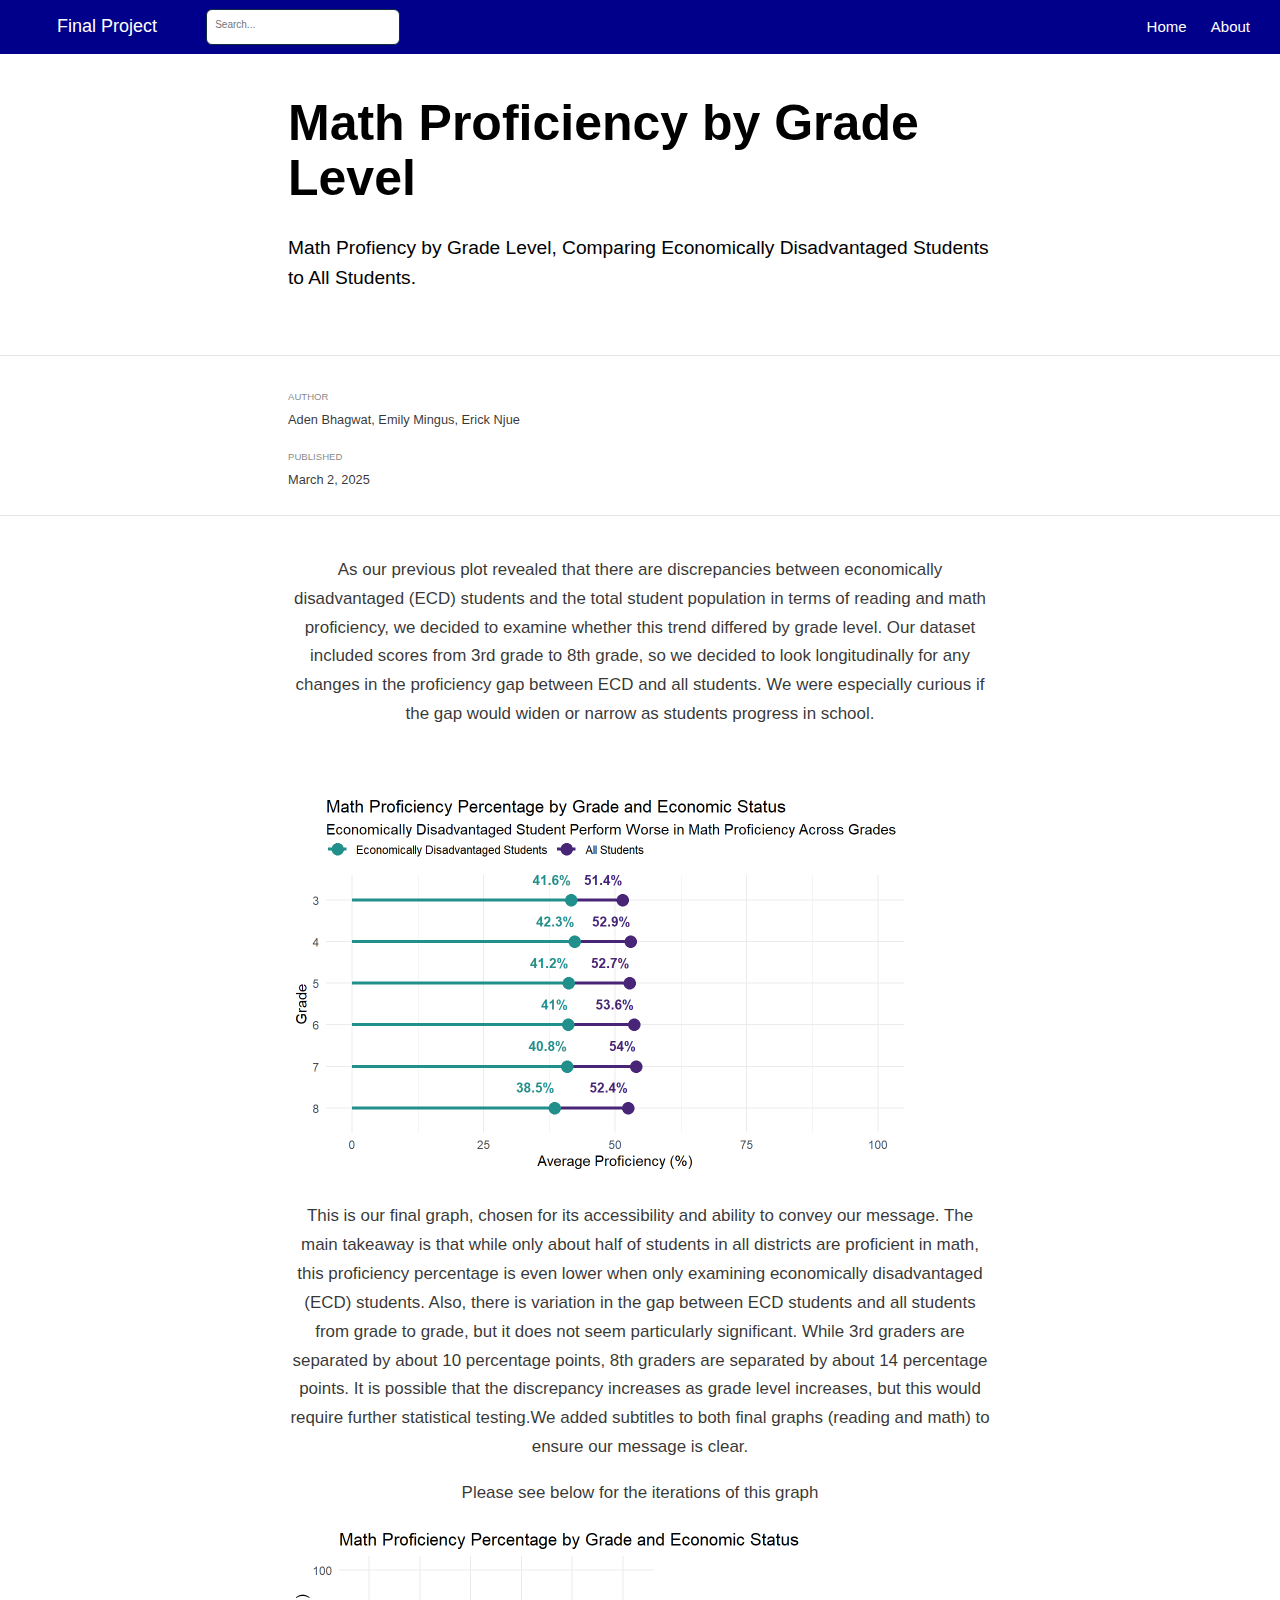
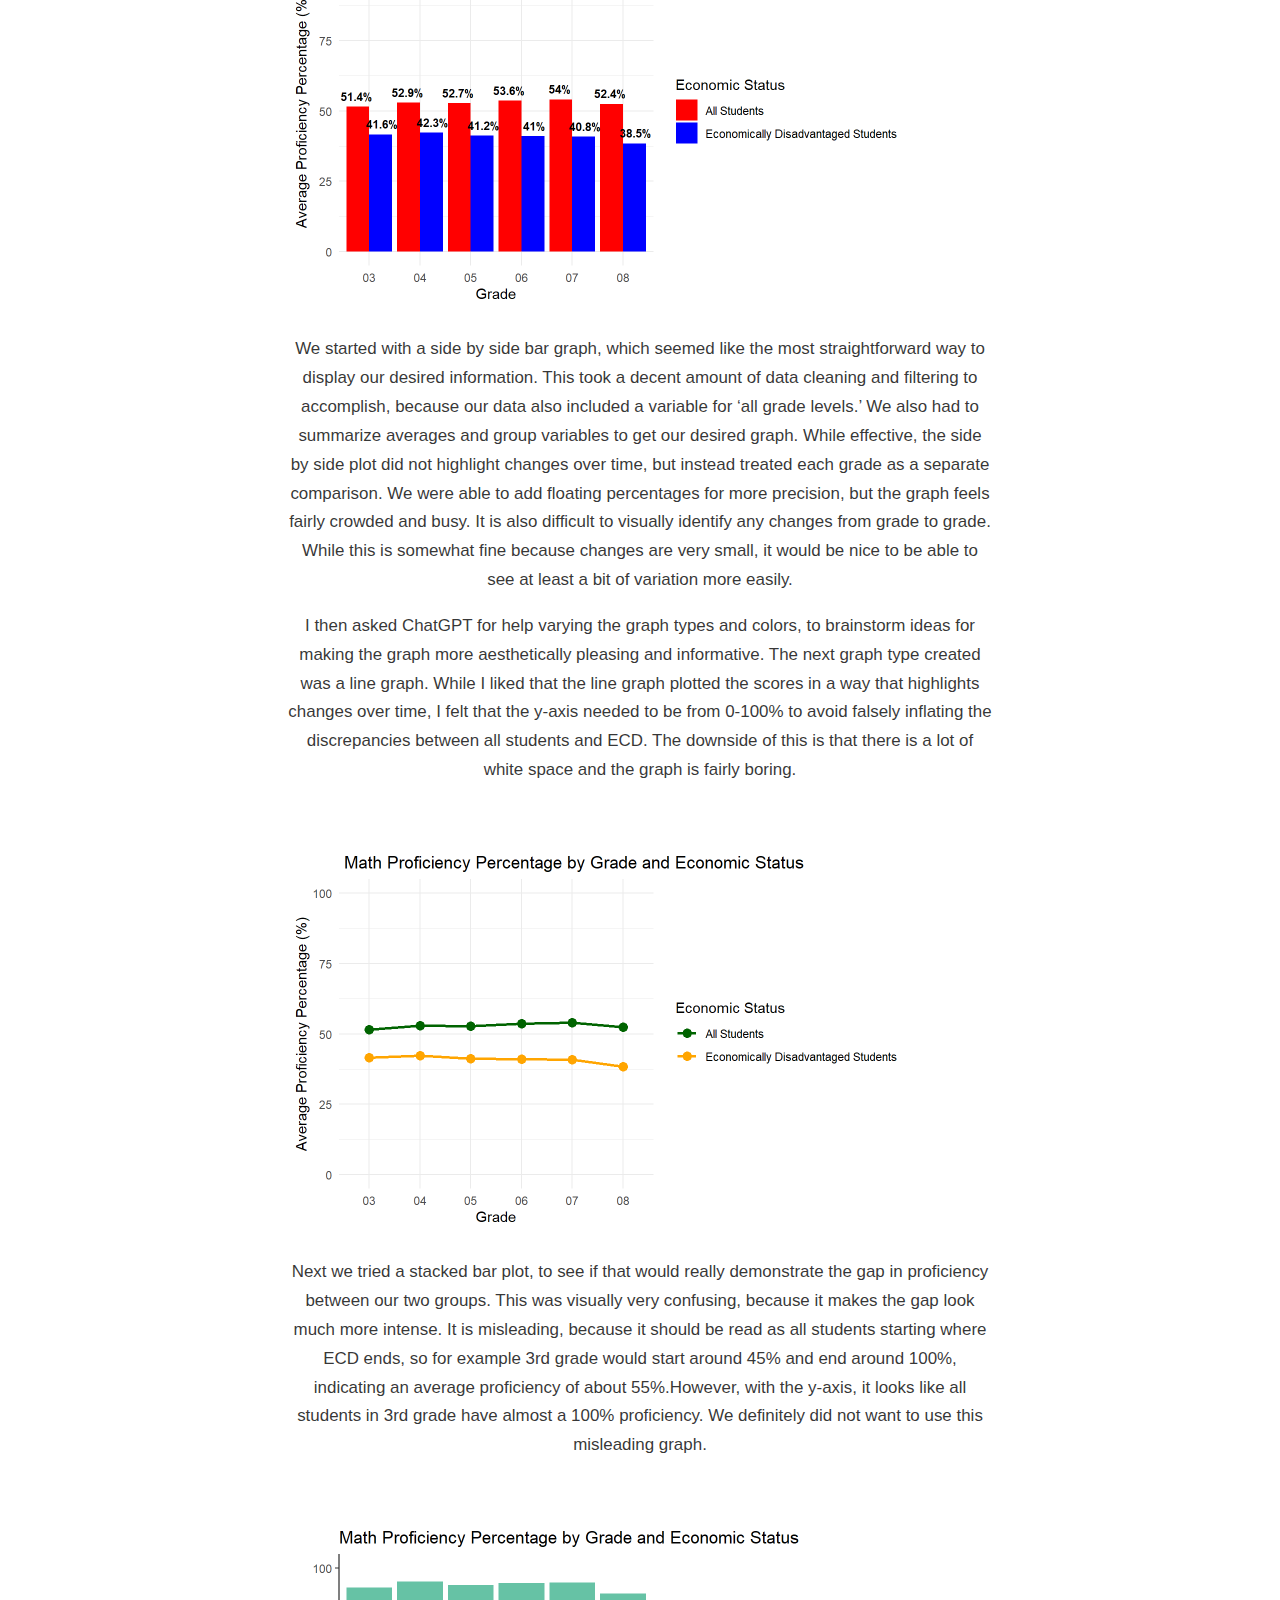
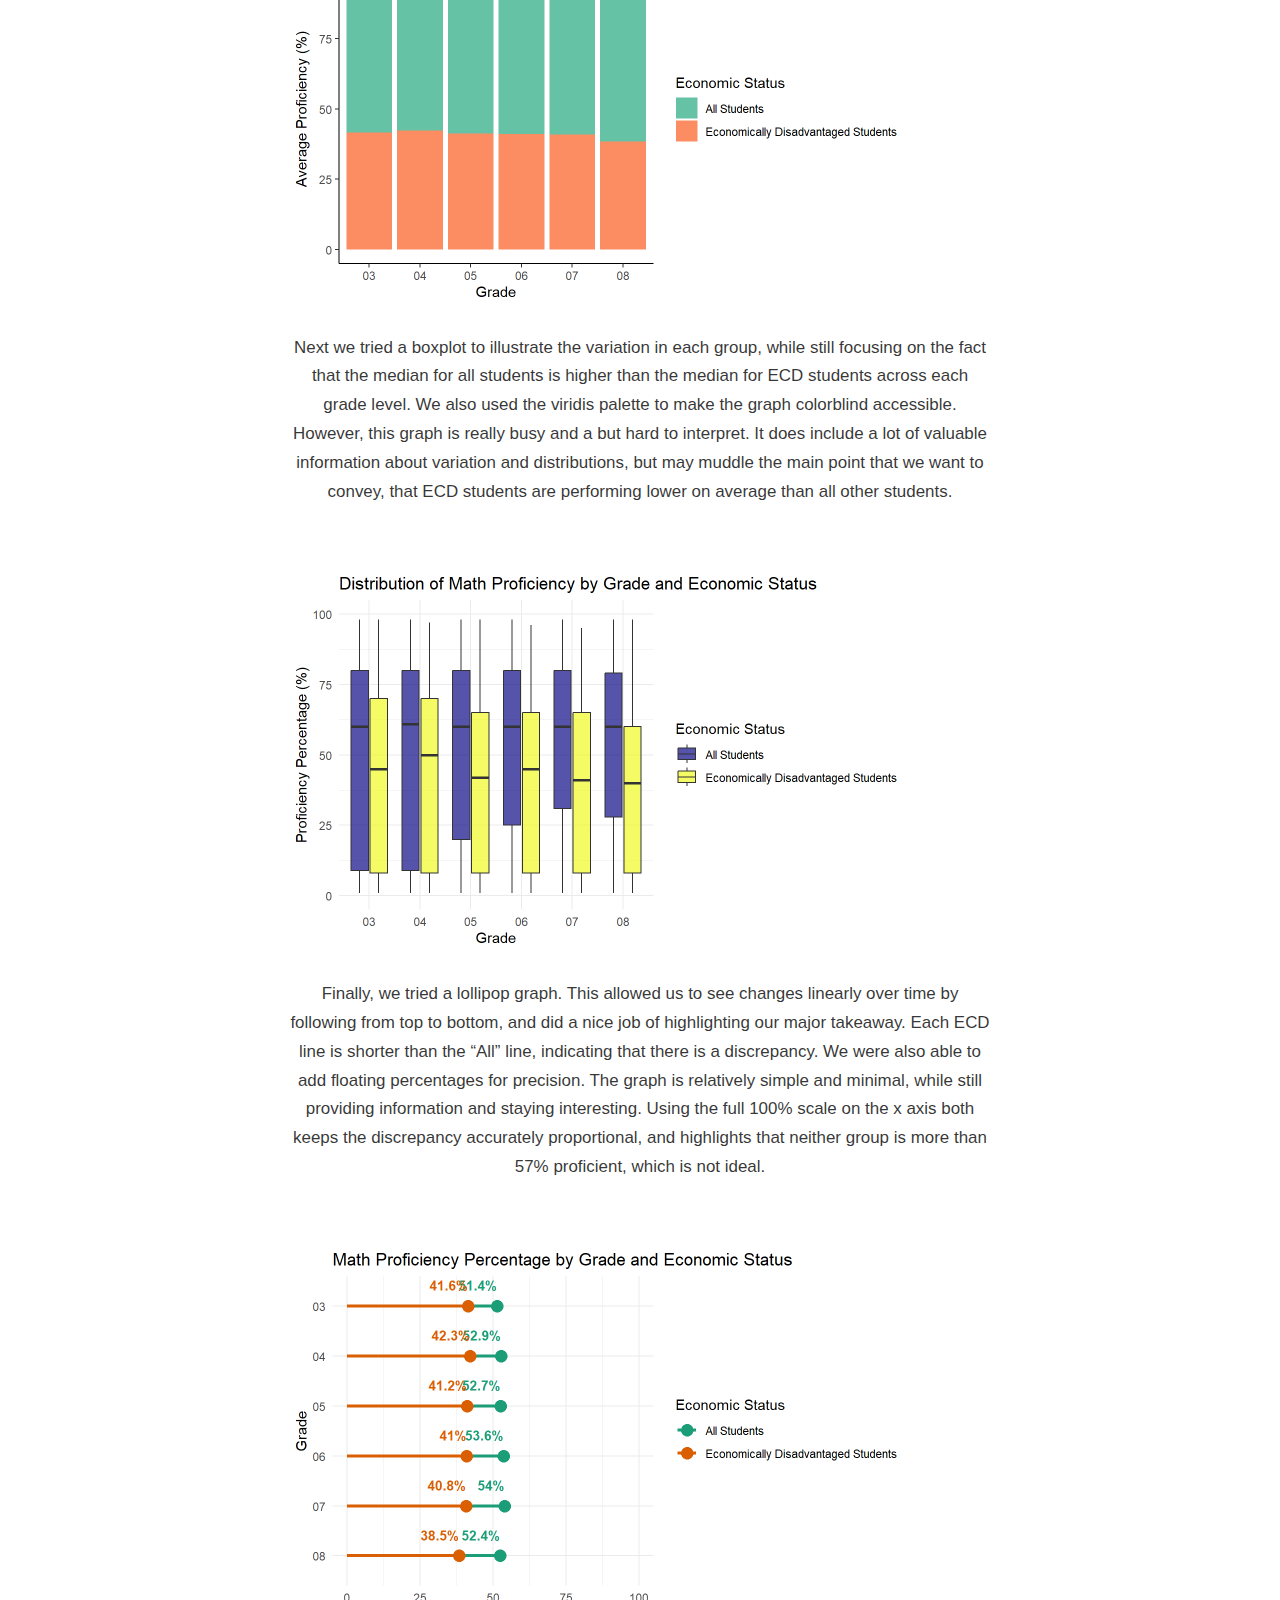
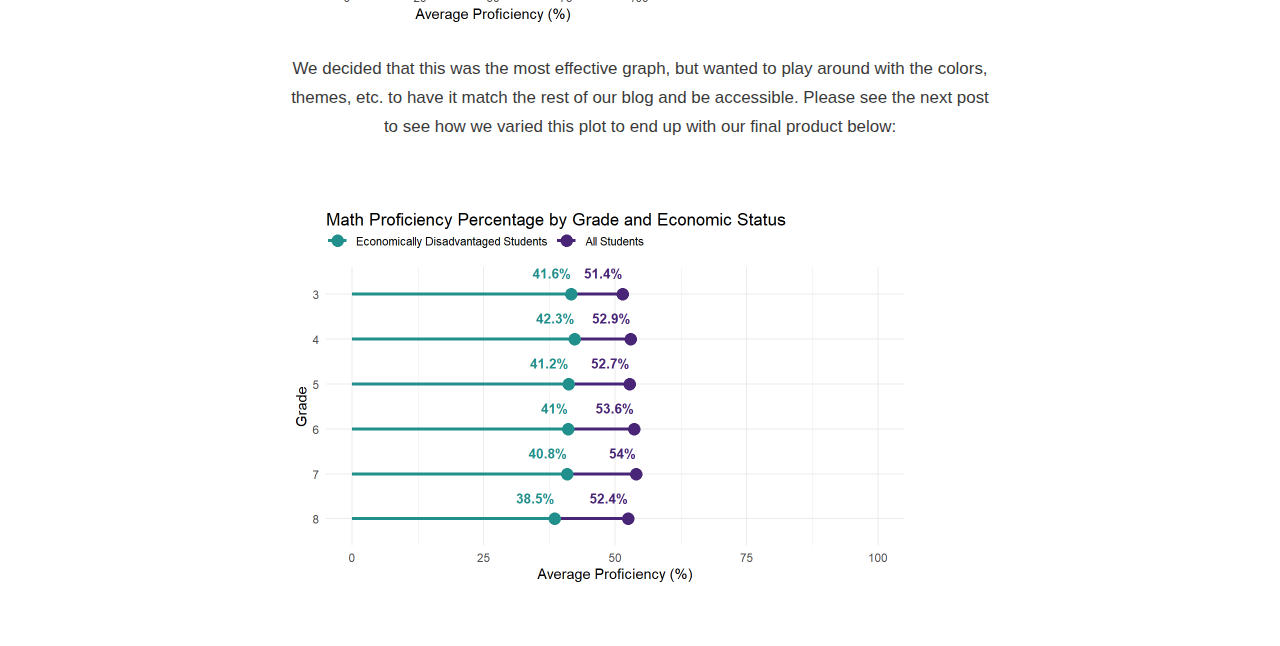
<file: docs/posts/2025-02-26-post-2/index.html>
<!DOCTYPE html>

<html xmlns="http://www.w3.org/1999/xhtml" lang="" xml:lang="">

<head>
  <meta charset="utf-8"/>
  <meta name="viewport" content="width=device-width, initial-scale=1"/>
  <meta http-equiv="X-UA-Compatible" content="IE=Edge,chrome=1"/>
  <meta name="generator" content="distill" />

  <style type="text/css">
  /* Hide doc at startup (prevent jankiness while JS renders/transforms) */
  body {
    visibility: hidden;
  }
  </style>

 <!--radix_placeholder_import_source-->
 <!--/radix_placeholder_import_source-->

<style type="text/css">code{white-space: pre;}</style>
<style type="text/css" data-origin="pandoc">
pre > code.sourceCode { white-space: pre; position: relative; }
pre > code.sourceCode > span { line-height: 1.25; }
pre > code.sourceCode > span:empty { height: 1.2em; }
.sourceCode { overflow: visible; }
code.sourceCode > span { color: inherit; text-decoration: inherit; }
div.sourceCode { margin: 1em 0; }
pre.sourceCode { margin: 0; }
@media screen {
div.sourceCode { overflow: auto; }
}
@media print {
pre > code.sourceCode { white-space: pre-wrap; }
pre > code.sourceCode > span { display: inline-block; text-indent: -5em; padding-left: 5em; }
}
pre.numberSource code
  { counter-reset: source-line 0; }
pre.numberSource code > span
  { position: relative; left: -4em; counter-increment: source-line; }
pre.numberSource code > span > a:first-child::before
  { content: counter(source-line);
    position: relative; left: -1em; text-align: right; vertical-align: baseline;
    border: none; display: inline-block;
    -webkit-touch-callout: none; -webkit-user-select: none;
    -khtml-user-select: none; -moz-user-select: none;
    -ms-user-select: none; user-select: none;
    padding: 0 4px; width: 4em;
    color: #aaaaaa;
  }
pre.numberSource { margin-left: 3em; border-left: 1px solid #aaaaaa;  padding-left: 4px; }
div.sourceCode
  { color: #00769e; background-color: #f1f3f5; }
@media screen {
pre > code.sourceCode > span > a:first-child::before { text-decoration: underline; }
}
code span { color: #00769e; } /* Normal */
code span.al { color: #ad0000; } /* Alert */
code span.an { color: #5e5e5e; } /* Annotation */
code span.at { color: #657422; } /* Attribute */
code span.bn { color: #ad0000; } /* BaseN */
code span.bu { } /* BuiltIn */
code span.cf { color: #00769e; } /* ControlFlow */
code span.ch { color: #20794d; } /* Char */
code span.cn { color: #8f5902; } /* Constant */
code span.co { color: #5e5e5e; } /* Comment */
code span.cv { color: #5e5e5e; font-style: italic; } /* CommentVar */
code span.do { color: #5e5e5e; font-style: italic; } /* Documentation */
code span.dt { color: #ad0000; } /* DataType */
code span.dv { color: #ad0000; } /* DecVal */
code span.er { color: #ad0000; } /* Error */
code span.ex { } /* Extension */
code span.fl { color: #ad0000; } /* Float */
code span.fu { color: #4758ab; } /* Function */
code span.im { } /* Import */
code span.in { color: #5e5e5e; } /* Information */
code span.kw { color: #00769e; } /* Keyword */
code span.op { color: #5e5e5e; } /* Operator */
code span.ot { color: #00769e; } /* Other */
code span.pp { color: #ad0000; } /* Preprocessor */
code span.sc { color: #5e5e5e; } /* SpecialChar */
code span.ss { color: #20794d; } /* SpecialString */
code span.st { color: #20794d; } /* String */
code span.va { color: #111111; } /* Variable */
code span.vs { color: #20794d; } /* VerbatimString */
code span.wa { color: #5e5e5e; font-style: italic; } /* Warning */
</style>


  <!--radix_placeholder_meta_tags-->
<title>Final Project: Math Proficiency by Grade Level</title>

<meta property="description" itemprop="description" content="Math Profiency by Grade Level, Comparing Economically Disadvantaged Students to All Students."/>


<!--  https://schema.org/Article -->
<meta property="article:published" itemprop="datePublished" content="2025-03-02"/>
<meta property="article:created" itemprop="dateCreated" content="2025-03-02"/>
<meta name="article:author" content="Aden Bhagwat, Emily Mingus, Erick Njue"/>

<!--  https://developers.facebook.com/docs/sharing/webmasters#markup -->
<meta property="og:title" content="Final Project: Math Proficiency by Grade Level"/>
<meta property="og:type" content="article"/>
<meta property="og:description" content="Math Profiency by Grade Level, Comparing Economically Disadvantaged Students to All Students."/>
<meta property="og:locale" content="en_US"/>
<meta property="og:site_name" content="Final Project"/>

<!--  https://dev.twitter.com/cards/types/summary -->
<meta property="twitter:card" content="summary"/>
<meta property="twitter:title" content="Final Project: Math Proficiency by Grade Level"/>
<meta property="twitter:description" content="Math Profiency by Grade Level, Comparing Economically Disadvantaged Students to All Students."/>

<!--/radix_placeholder_meta_tags-->
  <!--radix_placeholder_rmarkdown_metadata-->

<script type="text/json" id="radix-rmarkdown-metadata">
{"type":"list","attributes":{"names":{"type":"character","attributes":{},"value":["title","description","author","date","output"]}},"value":[{"type":"character","attributes":{},"value":["Math Proficiency by Grade Level"]},{"type":"character","attributes":{},"value":["Math Profiency by Grade Level, Comparing Economically Disadvantaged Students to All Students."]},{"type":"list","attributes":{},"value":[{"type":"list","attributes":{"names":{"type":"character","attributes":{},"value":["name","url"]}},"value":[{"type":"character","attributes":{},"value":["Aden Bhagwat, Emily Mingus, Erick Njue"]},{"type":"character","attributes":{},"value":["https://adenb0220.github.io/EDLD_652_Final/"]}]}]},{"type":"character","attributes":{},"value":["2025-03-02"]},{"type":"list","attributes":{"names":{"type":"character","attributes":{},"value":["distill::distill_article"]}},"value":[{"type":"list","attributes":{"names":{"type":"character","attributes":{},"value":["self_contained"]}},"value":[{"type":"logical","attributes":{},"value":[false]}]}]}]}
</script>
<!--/radix_placeholder_rmarkdown_metadata-->
  
  <script type="text/json" id="radix-resource-manifest">
  {"type":"character","attributes":{},"value":["post-2_files/anchor-4.2.2/anchor.min.js","post-2_files/bowser-1.9.3/bowser.min.js","post-2_files/distill-2.2.21/template.v2.js","post-2_files/figure-html5/unnamed-chunk-1-1.png","post-2_files/figure-html5/unnamed-chunk-2-1.png","post-2_files/figure-html5/unnamed-chunk-3-1.png","post-2_files/figure-html5/unnamed-chunk-4-1.png","post-2_files/figure-html5/unnamed-chunk-5-1.png","post-2_files/figure-html5/unnamed-chunk-6-1.png","post-2_files/figure-html5/unnamed-chunk-7-1.png","post-2_files/header-attrs-2.29/header-attrs.js","post-2_files/jquery-3.6.0/jquery-3.6.0.js","post-2_files/jquery-3.6.0/jquery-3.6.0.min.js","post-2_files/jquery-3.6.0/jquery-3.6.0.min.map","post-2_files/popper-2.6.0/popper.min.js","post-2_files/tippy-6.2.7/tippy-bundle.umd.min.js","post-2_files/tippy-6.2.7/tippy-light-border.css","post-2_files/tippy-6.2.7/tippy.css","post-2_files/tippy-6.2.7/tippy.umd.min.js","post-2_files/webcomponents-2.0.0/webcomponents.js"]}
  </script>
  <!--radix_placeholder_navigation_in_header-->
<meta name="distill:offset" content="../.."/>

<script type="application/javascript">

  window.headroom_prevent_pin = false;

  window.document.addEventListener("DOMContentLoaded", function (event) {

    // initialize headroom for banner
    var header = $('header').get(0);
    var headerHeight = header.offsetHeight;
    var headroom = new Headroom(header, {
      tolerance: 5,
      onPin : function() {
        if (window.headroom_prevent_pin) {
          window.headroom_prevent_pin = false;
          headroom.unpin();
        }
      }
    });
    headroom.init();
    if(window.location.hash)
      headroom.unpin();
    $(header).addClass('headroom--transition');

    // offset scroll location for banner on hash change
    // (see: https://github.com/WickyNilliams/headroom.js/issues/38)
    window.addEventListener("hashchange", function(event) {
      window.scrollTo(0, window.pageYOffset - (headerHeight + 25));
    });

    // responsive menu
    $('.distill-site-header').each(function(i, val) {
      var topnav = $(this);
      var toggle = topnav.find('.nav-toggle');
      toggle.on('click', function() {
        topnav.toggleClass('responsive');
      });
    });

    // nav dropdowns
    $('.nav-dropbtn').click(function(e) {
      $(this).next('.nav-dropdown-content').toggleClass('nav-dropdown-active');
      $(this).parent().siblings('.nav-dropdown')
         .children('.nav-dropdown-content').removeClass('nav-dropdown-active');
    });
    $("body").click(function(e){
      $('.nav-dropdown-content').removeClass('nav-dropdown-active');
    });
    $(".nav-dropdown").click(function(e){
      e.stopPropagation();
    });
  });
</script>

<style type="text/css">

/* Theme (user-documented overrideables for nav appearance) */

.distill-site-nav {
  color: rgba(255, 255, 255, 0.8);
  background-color: #0F2E3D;
  font-size: 15px;
  font-weight: 300;
}

.distill-site-nav a {
  color: inherit;
  text-decoration: none;
}

.distill-site-nav a:hover {
  color: white;
}

@media print {
  .distill-site-nav {
    display: none;
  }
}

.distill-site-header {

}

.distill-site-footer {

}


/* Site Header */

.distill-site-header {
  width: 100%;
  box-sizing: border-box;
  z-index: 3;
}

.distill-site-header .nav-left {
  display: inline-block;
  margin-left: 8px;
}

@media screen and (max-width: 768px) {
  .distill-site-header .nav-left {
    margin-left: 0;
  }
}


.distill-site-header .nav-right {
  float: right;
  margin-right: 8px;
}

.distill-site-header a,
.distill-site-header .title {
  display: inline-block;
  text-align: center;
  padding: 14px 10px 14px 10px;
}

.distill-site-header .title {
  font-size: 18px;
  min-width: 150px;
}

.distill-site-header .logo {
  padding: 0;
}

.distill-site-header .logo img {
  display: none;
  max-height: 20px;
  width: auto;
  margin-bottom: -4px;
}

.distill-site-header .nav-image img {
  max-height: 18px;
  width: auto;
  display: inline-block;
  margin-bottom: -3px;
}



@media screen and (min-width: 1000px) {
  .distill-site-header .logo img {
    display: inline-block;
  }
  .distill-site-header .nav-left {
    margin-left: 20px;
  }
  .distill-site-header .nav-right {
    margin-right: 20px;
  }
  .distill-site-header .title {
    padding-left: 12px;
  }
}


.distill-site-header .nav-toggle {
  display: none;
}

.nav-dropdown {
  display: inline-block;
  position: relative;
}

.nav-dropdown .nav-dropbtn {
  border: none;
  outline: none;
  color: rgba(255, 255, 255, 0.8);
  padding: 16px 10px;
  background-color: transparent;
  font-family: inherit;
  font-size: inherit;
  font-weight: inherit;
  margin: 0;
  margin-top: 1px;
  z-index: 2;
}

.nav-dropdown-content {
  display: none;
  position: absolute;
  background-color: white;
  min-width: 200px;
  border: 1px solid rgba(0,0,0,0.15);
  border-radius: 4px;
  box-shadow: 0px 8px 16px 0px rgba(0,0,0,0.1);
  z-index: 1;
  margin-top: 2px;
  white-space: nowrap;
  padding-top: 4px;
  padding-bottom: 4px;
}

.nav-dropdown-content hr {
  margin-top: 4px;
  margin-bottom: 4px;
  border: none;
  border-bottom: 1px solid rgba(0, 0, 0, 0.1);
}

.nav-dropdown-active {
  display: block;
}

.nav-dropdown-content a, .nav-dropdown-content .nav-dropdown-header {
  color: black;
  padding: 6px 24px;
  text-decoration: none;
  display: block;
  text-align: left;
}

.nav-dropdown-content .nav-dropdown-header {
  display: block;
  padding: 5px 24px;
  padding-bottom: 0;
  text-transform: uppercase;
  font-size: 14px;
  color: #999999;
  white-space: nowrap;
}

.nav-dropdown:hover .nav-dropbtn {
  color: white;
}

.nav-dropdown-content a:hover {
  background-color: #ddd;
  color: black;
}

.nav-right .nav-dropdown-content {
  margin-left: -45%;
  right: 0;
}

@media screen and (max-width: 768px) {
  .distill-site-header a, .distill-site-header .nav-dropdown  {display: none;}
  .distill-site-header a.nav-toggle {
    float: right;
    display: block;
  }
  .distill-site-header .title {
    margin-left: 0;
  }
  .distill-site-header .nav-right {
    margin-right: 0;
  }
  .distill-site-header {
    overflow: hidden;
  }
  .nav-right .nav-dropdown-content {
    margin-left: 0;
  }
}


@media screen and (max-width: 768px) {
  .distill-site-header.responsive {position: relative; min-height: 500px; }
  .distill-site-header.responsive a.nav-toggle {
    position: absolute;
    right: 0;
    top: 0;
  }
  .distill-site-header.responsive a,
  .distill-site-header.responsive .nav-dropdown {
    display: block;
    text-align: left;
  }
  .distill-site-header.responsive .nav-left,
  .distill-site-header.responsive .nav-right {
    width: 100%;
  }
  .distill-site-header.responsive .nav-dropdown {float: none;}
  .distill-site-header.responsive .nav-dropdown-content {position: relative;}
  .distill-site-header.responsive .nav-dropdown .nav-dropbtn {
    display: block;
    width: 100%;
    text-align: left;
  }
}

/* Site Footer */

.distill-site-footer {
  width: 100%;
  overflow: hidden;
  box-sizing: border-box;
  z-index: 3;
  margin-top: 30px;
  padding-top: 30px;
  padding-bottom: 30px;
  text-align: center;
}

/* Headroom */

d-title {
  padding-top: 6rem;
}

@media print {
  d-title {
    padding-top: 4rem;
  }
}

.headroom {
  z-index: 1000;
  position: fixed;
  top: 0;
  left: 0;
  right: 0;
}

.headroom--transition {
  transition: all .4s ease-in-out;
}

.headroom--unpinned {
  top: -100px;
}

.headroom--pinned {
  top: 0;
}

/* adjust viewport for navbar height */
/* helps vertically center bootstrap (non-distill) content */
.min-vh-100 {
  min-height: calc(100vh - 100px) !important;
}

</style>

<script src="../../site_libs/jquery-3.6.0/jquery-3.6.0.min.js"></script>
<link href="../../site_libs/font-awesome-6.5.2/css/all.min.css" rel="stylesheet"/>
<link href="../../site_libs/font-awesome-6.5.2/css/v4-shims.min.css" rel="stylesheet"/>
<script src="../../site_libs/headroom-0.9.4/headroom.min.js"></script>
<script src="../../site_libs/autocomplete-0.37.1/autocomplete.min.js"></script>
<script src="../../site_libs/fuse-6.4.1/fuse.min.js"></script>

<script type="application/javascript">

function getMeta(metaName) {
  var metas = document.getElementsByTagName('meta');
  for (let i = 0; i < metas.length; i++) {
    if (metas[i].getAttribute('name') === metaName) {
      return metas[i].getAttribute('content');
    }
  }
  return '';
}

function offsetURL(url) {
  var offset = getMeta('distill:offset');
  return offset ? offset + '/' + url : url;
}

function createFuseIndex() {

  // create fuse index
  var options = {
    keys: [
      { name: 'title', weight: 20 },
      { name: 'categories', weight: 15 },
      { name: 'description', weight: 10 },
      { name: 'contents', weight: 5 },
    ],
    ignoreLocation: true,
    threshold: 0
  };
  var fuse = new window.Fuse([], options);

  // fetch the main search.json
  return fetch(offsetURL('search.json'))
    .then(function(response) {
      if (response.status == 200) {
        return response.json().then(function(json) {
          // index main articles
          json.articles.forEach(function(article) {
            fuse.add(article);
          });
          // download collections and index their articles
          return Promise.all(json.collections.map(function(collection) {
            return fetch(offsetURL(collection)).then(function(response) {
              if (response.status === 200) {
                return response.json().then(function(articles) {
                  articles.forEach(function(article) {
                    fuse.add(article);
                  });
                })
              } else {
                return Promise.reject(
                  new Error('Unexpected status from search index request: ' +
                            response.status)
                );
              }
            });
          })).then(function() {
            return fuse;
          });
        });

      } else {
        return Promise.reject(
          new Error('Unexpected status from search index request: ' +
                      response.status)
        );
      }
    });
}

window.document.addEventListener("DOMContentLoaded", function (event) {

  // get search element (bail if we don't have one)
  var searchEl = window.document.getElementById('distill-search');
  if (!searchEl)
    return;

  createFuseIndex()
    .then(function(fuse) {

      // make search box visible
      searchEl.classList.remove('hidden');

      // initialize autocomplete
      var options = {
        autoselect: true,
        hint: false,
        minLength: 2,
      };
      window.autocomplete(searchEl, options, [{
        source: function(query, callback) {
          const searchOptions = {
            isCaseSensitive: false,
            shouldSort: true,
            minMatchCharLength: 2,
            limit: 10,
          };
          var results = fuse.search(query, searchOptions);
          callback(results
            .map(function(result) { return result.item; })
          );
        },
        templates: {
          suggestion: function(suggestion) {
            var img = suggestion.preview && Object.keys(suggestion.preview).length > 0
              ? `<img src="${offsetURL(suggestion.preview)}"</img>`
              : '';
            var html = `
              <div class="search-item">
                <h3>${suggestion.title}</h3>
                <div class="search-item-description">
                  ${suggestion.description || ''}
                </div>
                <div class="search-item-preview">
                  ${img}
                </div>
              </div>
            `;
            return html;
          }
        }
      }]).on('autocomplete:selected', function(event, suggestion) {
        window.location.href = offsetURL(suggestion.path);
      });
      // remove inline display style on autocompleter (we want to
      // manage responsive display via css)
      $('.algolia-autocomplete').css("display", "");
    })
    .catch(function(error) {
      console.log(error);
    });

});

</script>

<style type="text/css">

.nav-search {
  font-size: x-small;
}

/* Algolioa Autocomplete */

.algolia-autocomplete {
  display: inline-block;
  margin-left: 10px;
  vertical-align: sub;
  background-color: white;
  color: black;
  padding: 6px;
  padding-top: 8px;
  padding-bottom: 0;
  border-radius: 6px;
  border: 1px #0F2E3D solid;
  width: 180px;
}


@media screen and (max-width: 768px) {
  .distill-site-nav .algolia-autocomplete {
    display: none;
    visibility: hidden;
  }
  .distill-site-nav.responsive .algolia-autocomplete {
    display: inline-block;
    visibility: visible;
  }
  .distill-site-nav.responsive .algolia-autocomplete .aa-dropdown-menu {
    margin-left: 0;
    width: 400px;
    max-height: 400px;
  }
}

.algolia-autocomplete .aa-input, .algolia-autocomplete .aa-hint {
  width: 90%;
  outline: none;
  border: none;
}

.algolia-autocomplete .aa-hint {
  color: #999;
}
.algolia-autocomplete .aa-dropdown-menu {
  width: 550px;
  max-height: 70vh;
  overflow-x: visible;
  overflow-y: scroll;
  padding: 5px;
  margin-top: 3px;
  margin-left: -150px;
  background-color: #fff;
  border-radius: 5px;
  border: 1px solid #999;
  border-top: none;
}

.algolia-autocomplete .aa-dropdown-menu .aa-suggestion {
  cursor: pointer;
  padding: 5px 4px;
  border-bottom: 1px solid #eee;
}

.algolia-autocomplete .aa-dropdown-menu .aa-suggestion:last-of-type {
  border-bottom: none;
  margin-bottom: 2px;
}

.algolia-autocomplete .aa-dropdown-menu .aa-suggestion .search-item {
  overflow: hidden;
  font-size: 0.8em;
  line-height: 1.4em;
}

.algolia-autocomplete .aa-dropdown-menu .aa-suggestion .search-item h3 {
  font-size: 1rem;
  margin-block-start: 0;
  margin-block-end: 5px;
}

.algolia-autocomplete .aa-dropdown-menu .aa-suggestion .search-item-description {
  display: inline-block;
  overflow: hidden;
  height: 2.8em;
  width: 80%;
  margin-right: 4%;
}

.algolia-autocomplete .aa-dropdown-menu .aa-suggestion .search-item-preview {
  display: inline-block;
  width: 15%;
}

.algolia-autocomplete .aa-dropdown-menu .aa-suggestion .search-item-preview img {
  height: 3em;
  width: auto;
  display: none;
}

.algolia-autocomplete .aa-dropdown-menu .aa-suggestion .search-item-preview img[src] {
  display: initial;
}

.algolia-autocomplete .aa-dropdown-menu .aa-suggestion.aa-cursor {
  background-color: #eee;
}
.algolia-autocomplete .aa-dropdown-menu .aa-suggestion em {
  font-weight: bold;
  font-style: normal;
}

</style>


<!--/radix_placeholder_navigation_in_header-->
  <!--radix_placeholder_distill-->

<style type="text/css">

body {
  background-color: white;
}

.pandoc-table {
  width: 100%;
}

.pandoc-table>caption {
  margin-bottom: 10px;
}

.pandoc-table th:not([align]) {
  text-align: left;
}

.pagedtable-footer {
  font-size: 15px;
}

d-byline .byline {
  grid-template-columns: 2fr 2fr;
}

d-byline .byline h3 {
  margin-block-start: 1.5em;
}

d-byline .byline .authors-affiliations h3 {
  margin-block-start: 0.5em;
}

.authors-affiliations .orcid-id {
  width: 16px;
  height:16px;
  margin-left: 4px;
  margin-right: 4px;
  vertical-align: middle;
  padding-bottom: 2px;
}

d-title .dt-tags {
  margin-top: 1em;
  grid-column: text;
}

.dt-tags .dt-tag {
  text-decoration: none;
  display: inline-block;
  color: rgba(0,0,0,0.6);
  padding: 0em 0.4em;
  margin-right: 0.5em;
  margin-bottom: 0.4em;
  font-size: 70%;
  border: 1px solid rgba(0,0,0,0.2);
  border-radius: 3px;
  text-transform: uppercase;
  font-weight: 500;
}

d-article table.gt_table td,
d-article table.gt_table th {
  border-bottom: none;
  font-size: 100%;
}

.html-widget {
  margin-bottom: 2.0em;
}

.l-screen-inset {
  padding-right: 16px;
}

.l-screen .caption {
  margin-left: 10px;
}

.shaded {
  background: rgb(247, 247, 247);
  padding-top: 20px;
  padding-bottom: 20px;
  border-top: 1px solid rgba(0, 0, 0, 0.1);
  border-bottom: 1px solid rgba(0, 0, 0, 0.1);
}

.shaded .html-widget {
  margin-bottom: 0;
  border: 1px solid rgba(0, 0, 0, 0.1);
}

.shaded .shaded-content {
  background: white;
}

.text-output {
  margin-top: 0;
  line-height: 1.5em;
}

.hidden {
  display: none !important;
}

hr.section-separator {
  border: none;
  border-top: 1px solid rgba(0, 0, 0, 0.1);
  margin: 0px;
}


d-byline {
  border-top: none;
}

d-article {
  padding-top: 2.5rem;
  padding-bottom: 30px;
  border-top: none;
}

d-appendix {
  padding-top: 30px;
}

d-article>p>img {
  width: 100%;
}

d-article h2 {
  margin: 1rem 0 1.5rem 0;
}

d-article h3 {
  margin-top: 1.5rem;
}

d-article iframe {
  border: 1px solid rgba(0, 0, 0, 0.1);
  margin-bottom: 2.0em;
  width: 100%;
}

/* Tweak code blocks */

d-article div.sourceCode code,
d-article pre code {
  font-family: Consolas, Monaco, 'Andale Mono', 'Ubuntu Mono', monospace;
}

d-article pre,
d-article div.sourceCode,
d-article div.sourceCode pre {
  overflow: auto;
}

d-article div.sourceCode {
  background-color: white;
}

d-article div.sourceCode pre {
  padding-left: 10px;
  font-size: 12px;
  border-left: 2px solid rgba(0,0,0,0.1);
}

d-article pre {
  font-size: 12px;
  color: black;
  background: none;
  margin-top: 0;
  text-align: left;
  white-space: pre;
  word-spacing: normal;
  word-break: normal;
  word-wrap: normal;
  line-height: 1.5;

  -moz-tab-size: 4;
  -o-tab-size: 4;
  tab-size: 4;

  -webkit-hyphens: none;
  -moz-hyphens: none;
  -ms-hyphens: none;
  hyphens: none;
}

d-article pre a {
  border-bottom: none;
}

d-article pre a:hover {
  border-bottom: none;
  text-decoration: underline;
}

d-article details {
  grid-column: text;
  margin-bottom: 0.8em;
}

@media(min-width: 768px) {

d-article pre,
d-article div.sourceCode,
d-article div.sourceCode pre {
  overflow: visible !important;
}

d-article div.sourceCode pre {
  padding-left: 18px;
  font-size: 14px;
}

/* tweak for Pandoc numbered line within distill */
d-article pre.numberSource code > span {
    left: -2em;
}

d-article pre {
  font-size: 14px;
}

}

figure img.external {
  background: white;
  border: 1px solid rgba(0, 0, 0, 0.1);
  box-shadow: 0 1px 8px rgba(0, 0, 0, 0.1);
  padding: 18px;
  box-sizing: border-box;
}

/* CSS for d-contents */

.d-contents {
  grid-column: text;
  color: rgba(0,0,0,0.8);
  font-size: 0.9em;
  padding-bottom: 1em;
  margin-bottom: 1em;
  padding-bottom: 0.5em;
  margin-bottom: 1em;
  padding-left: 0.25em;
  justify-self: start;
}

@media(min-width: 1000px) {
  .d-contents.d-contents-float {
    height: 0;
    grid-column-start: 1;
    grid-column-end: 4;
    justify-self: center;
    padding-right: 3em;
    padding-left: 2em;
  }
}

.d-contents nav h3 {
  font-size: 18px;
  margin-top: 0;
  margin-bottom: 1em;
}

.d-contents li {
  list-style-type: none
}

.d-contents nav > ul {
  padding-left: 0;
}

.d-contents ul {
  padding-left: 1em
}

.d-contents nav ul li {
  margin-top: 0.6em;
  margin-bottom: 0.2em;
}

.d-contents nav a {
  font-size: 13px;
  border-bottom: none;
  text-decoration: none
  color: rgba(0, 0, 0, 0.8);
}

.d-contents nav a:hover {
  text-decoration: underline solid rgba(0, 0, 0, 0.6)
}

.d-contents nav > ul > li > a {
  font-weight: 600;
}

.d-contents nav > ul > li > ul {
  font-weight: inherit;
}

.d-contents nav > ul > li > ul > li {
  margin-top: 0.2em;
}


.d-contents nav ul {
  margin-top: 0;
  margin-bottom: 0.25em;
}

.d-article-with-toc h2:nth-child(2) {
  margin-top: 0;
}


/* Figure */

.figure {
  position: relative;
  margin-bottom: 2.5em;
  margin-top: 1.5em;
}

.figure .caption {
  color: rgba(0, 0, 0, 0.6);
  font-size: 12px;
  line-height: 1.5em;
}

.figure img.external {
  background: white;
  border: 1px solid rgba(0, 0, 0, 0.1);
  box-shadow: 0 1px 8px rgba(0, 0, 0, 0.1);
  padding: 18px;
  box-sizing: border-box;
}

.figure .caption a {
  color: rgba(0, 0, 0, 0.6);
}

.figure .caption b,
.figure .caption strong, {
  font-weight: 600;
  color: rgba(0, 0, 0, 1.0);
}

/* Citations */

d-article .citation {
  color: inherit;
  cursor: inherit;
}

div.hanging-indent{
  margin-left: 1em; text-indent: -1em;
}

/* Citation hover box */

.tippy-box[data-theme~=light-border] {
  background-color: rgba(250, 250, 250, 0.95);
}

.tippy-content > p {
  margin-bottom: 0;
  padding: 2px;
}


/* Tweak 1000px media break to show more text */

@media(min-width: 1000px) {
  .base-grid,
  distill-header,
  d-title,
  d-abstract,
  d-article,
  d-appendix,
  distill-appendix,
  d-byline,
  d-footnote-list,
  d-citation-list,
  distill-footer {
    grid-template-columns: [screen-start] 1fr [page-start kicker-start] 80px [middle-start] 50px [text-start kicker-end] 65px 65px 65px 65px 65px 65px 65px 65px [text-end gutter-start] 65px [middle-end] 65px [page-end gutter-end] 1fr [screen-end];
    grid-column-gap: 16px;
  }

  .grid {
    grid-column-gap: 16px;
  }

  d-article {
    font-size: 1.06rem;
    line-height: 1.7em;
  }
  figure .caption, .figure .caption, figure figcaption {
    font-size: 13px;
  }
}

@media(min-width: 1180px) {
  .base-grid,
  distill-header,
  d-title,
  d-abstract,
  d-article,
  d-appendix,
  distill-appendix,
  d-byline,
  d-footnote-list,
  d-citation-list,
  distill-footer {
    grid-template-columns: [screen-start] 1fr [page-start kicker-start] 60px [middle-start] 60px [text-start kicker-end] 60px 60px 60px 60px 60px 60px 60px 60px [text-end gutter-start] 60px [middle-end] 60px [page-end gutter-end] 1fr [screen-end];
    grid-column-gap: 32px;
  }

  .grid {
    grid-column-gap: 32px;
  }
}


/* Get the citation styles for the appendix (not auto-injected on render since
   we do our own rendering of the citation appendix) */

d-appendix .citation-appendix,
.d-appendix .citation-appendix {
  font-size: 11px;
  line-height: 15px;
  border-left: 1px solid rgba(0, 0, 0, 0.1);
  padding-left: 18px;
  border: 1px solid rgba(0,0,0,0.1);
  background: rgba(0, 0, 0, 0.02);
  padding: 10px 18px;
  border-radius: 3px;
  color: rgba(150, 150, 150, 1);
  overflow: hidden;
  margin-top: -12px;
  white-space: pre-wrap;
  word-wrap: break-word;
}

/* Include appendix styles here so they can be overridden */

d-appendix {
  contain: layout style;
  font-size: 0.8em;
  line-height: 1.7em;
  margin-top: 60px;
  margin-bottom: 0;
  border-top: 1px solid rgba(0, 0, 0, 0.1);
  color: rgba(0,0,0,0.5);
  padding-top: 60px;
  padding-bottom: 48px;
}

d-appendix h3 {
  grid-column: page-start / text-start;
  font-size: 15px;
  font-weight: 500;
  margin-top: 1em;
  margin-bottom: 0;
  color: rgba(0,0,0,0.65);
}

d-appendix h3 + * {
  margin-top: 1em;
}

d-appendix ol {
  padding: 0 0 0 15px;
}

@media (min-width: 768px) {
  d-appendix ol {
    padding: 0 0 0 30px;
    margin-left: -30px;
  }
}

d-appendix li {
  margin-bottom: 1em;
}

d-appendix a {
  color: rgba(0, 0, 0, 0.6);
}

d-appendix > * {
  grid-column: text;
}

d-appendix > d-footnote-list,
d-appendix > d-citation-list,
d-appendix > distill-appendix {
  grid-column: screen;
}

/* Include footnote styles here so they can be overridden */

d-footnote-list {
  contain: layout style;
}

d-footnote-list > * {
  grid-column: text;
}

d-footnote-list a.footnote-backlink {
  color: rgba(0,0,0,0.3);
  padding-left: 0.5em;
}



/* Anchor.js */

.anchorjs-link {
  /*transition: all .25s linear; */
  text-decoration: none;
  border-bottom: none;
}
*:hover > .anchorjs-link {
  margin-left: -1.125em !important;
  text-decoration: none;
  border-bottom: none;
}

/* Social footer */

.social_footer {
  margin-top: 30px;
  margin-bottom: 0;
  color: rgba(0,0,0,0.67);
}

.disqus-comments {
  margin-right: 30px;
}

.disqus-comment-count {
  border-bottom: 1px solid rgba(0, 0, 0, 0.4);
  cursor: pointer;
}

#disqus_thread {
  margin-top: 30px;
}

.article-sharing a {
  border-bottom: none;
  margin-right: 8px;
}

.article-sharing a:hover {
  border-bottom: none;
}

.sidebar-section.subscribe {
  font-size: 12px;
  line-height: 1.6em;
}

.subscribe p {
  margin-bottom: 0.5em;
}


.article-footer .subscribe {
  font-size: 15px;
  margin-top: 45px;
}


.sidebar-section.custom {
  font-size: 12px;
  line-height: 1.6em;
}

.custom p {
  margin-bottom: 0.5em;
}

/* Styles for listing layout (hide title) */
.layout-listing d-title, .layout-listing .d-title {
  display: none;
}

/* Styles for posts lists (not auto-injected) */


.posts-with-sidebar {
  padding-left: 45px;
  padding-right: 45px;
}

.posts-list .description h2,
.posts-list .description p {
  font-family: -apple-system, BlinkMacSystemFont, "Segoe UI", Roboto, Oxygen, Ubuntu, Cantarell, "Fira Sans", "Droid Sans", "Helvetica Neue", Arial, sans-serif;
}

.posts-list .description h2 {
  font-weight: 700;
  border-bottom: none;
  padding-bottom: 0;
}

.posts-list h2.post-tag {
  border-bottom: 1px solid rgba(0, 0, 0, 0.2);
  padding-bottom: 12px;
}
.posts-list {
  margin-top: 60px;
  margin-bottom: 24px;
}

.posts-list .post-preview {
  text-decoration: none;
  overflow: hidden;
  display: block;
  border-bottom: 1px solid rgba(0, 0, 0, 0.1);
  padding: 24px 0;
}

.post-preview-last {
  border-bottom: none !important;
}

.posts-list .posts-list-caption {
  grid-column: screen;
  font-weight: 400;
}

.posts-list .post-preview h2 {
  margin: 0 0 6px 0;
  line-height: 1.2em;
  font-style: normal;
  font-size: 24px;
}

.posts-list .post-preview p {
  margin: 0 0 12px 0;
  line-height: 1.4em;
  font-size: 16px;
}

.posts-list .post-preview .thumbnail {
  box-sizing: border-box;
  margin-bottom: 24px;
  position: relative;
  max-width: 500px;
}
.posts-list .post-preview img {
  width: 100%;
  display: block;
}

.posts-list .metadata {
  font-size: 12px;
  line-height: 1.4em;
  margin-bottom: 18px;
}

.posts-list .metadata > * {
  display: inline-block;
}

.posts-list .metadata .publishedDate {
  margin-right: 2em;
}

.posts-list .metadata .dt-authors {
  display: block;
  margin-top: 0.3em;
  margin-right: 2em;
}

.posts-list .dt-tags {
  display: block;
  line-height: 1em;
}

.posts-list .dt-tags .dt-tag {
  display: inline-block;
  color: rgba(0,0,0,0.6);
  padding: 0.3em 0.4em;
  margin-right: 0.2em;
  margin-bottom: 0.4em;
  font-size: 60%;
  border: 1px solid rgba(0,0,0,0.2);
  border-radius: 3px;
  text-transform: uppercase;
  font-weight: 500;
}

.posts-list img {
  opacity: 1;
}

.posts-list img[data-src] {
  opacity: 0;
}

.posts-more {
  clear: both;
}


.posts-sidebar {
  font-size: 16px;
}

.posts-sidebar h3 {
  font-size: 16px;
  margin-top: 0;
  margin-bottom: 0.5em;
  font-weight: 400;
  text-transform: uppercase;
}

.sidebar-section {
  margin-bottom: 30px;
}

.categories ul {
  list-style-type: none;
  margin: 0;
  padding: 0;
}

.categories li {
  color: rgba(0, 0, 0, 0.8);
  margin-bottom: 0;
}

.categories li>a {
  border-bottom: none;
}

.categories li>a:hover {
  border-bottom: 1px solid rgba(0, 0, 0, 0.4);
}

.categories .active {
  font-weight: 600;
}

.categories .category-count {
  color: rgba(0, 0, 0, 0.4);
}


@media(min-width: 768px) {
  .posts-list .post-preview h2 {
    font-size: 26px;
  }
  .posts-list .post-preview .thumbnail {
    float: right;
    width: 30%;
    margin-bottom: 0;
  }
  .posts-list .post-preview .description {
    float: left;
    width: 45%;
  }
  .posts-list .post-preview .metadata {
    float: left;
    width: 20%;
    margin-top: 8px;
  }
  .posts-list .post-preview p {
    margin: 0 0 12px 0;
    line-height: 1.5em;
    font-size: 16px;
  }
  .posts-with-sidebar .posts-list {
    float: left;
    width: 75%;
  }
  .posts-with-sidebar .posts-sidebar {
    float: right;
    width: 20%;
    margin-top: 60px;
    padding-top: 24px;
    padding-bottom: 24px;
  }
}


/* Improve display for browsers without grid (IE/Edge <= 15) */

.downlevel {
  line-height: 1.6em;
  font-family: -apple-system, BlinkMacSystemFont, "Segoe UI", Roboto, Oxygen, Ubuntu, Cantarell, "Fira Sans", "Droid Sans", "Helvetica Neue", Arial, sans-serif;
  margin: 0;
}

.downlevel .d-title {
  padding-top: 6rem;
  padding-bottom: 1.5rem;
}

.downlevel .d-title h1 {
  font-size: 50px;
  font-weight: 700;
  line-height: 1.1em;
  margin: 0 0 0.5rem;
}

.downlevel .d-title p {
  font-weight: 300;
  font-size: 1.2rem;
  line-height: 1.55em;
  margin-top: 0;
}

.downlevel .d-byline {
  padding-top: 0.8em;
  padding-bottom: 0.8em;
  font-size: 0.8rem;
  line-height: 1.8em;
}

.downlevel .section-separator {
  border: none;
  border-top: 1px solid rgba(0, 0, 0, 0.1);
}

.downlevel .d-article {
  font-size: 1.06rem;
  line-height: 1.7em;
  padding-top: 1rem;
  padding-bottom: 2rem;
}


.downlevel .d-appendix {
  padding-left: 0;
  padding-right: 0;
  max-width: none;
  font-size: 0.8em;
  line-height: 1.7em;
  margin-bottom: 0;
  color: rgba(0,0,0,0.5);
  padding-top: 40px;
  padding-bottom: 48px;
}

.downlevel .footnotes ol {
  padding-left: 13px;
}

.downlevel .base-grid,
.downlevel .distill-header,
.downlevel .d-title,
.downlevel .d-abstract,
.downlevel .d-article,
.downlevel .d-appendix,
.downlevel .distill-appendix,
.downlevel .d-byline,
.downlevel .d-footnote-list,
.downlevel .d-citation-list,
.downlevel .distill-footer,
.downlevel .appendix-bottom,
.downlevel .posts-container {
  padding-left: 40px;
  padding-right: 40px;
}

@media(min-width: 768px) {
  .downlevel .base-grid,
  .downlevel .distill-header,
  .downlevel .d-title,
  .downlevel .d-abstract,
  .downlevel .d-article,
  .downlevel .d-appendix,
  .downlevel .distill-appendix,
  .downlevel .d-byline,
  .downlevel .d-footnote-list,
  .downlevel .d-citation-list,
  .downlevel .distill-footer,
  .downlevel .appendix-bottom,
  .downlevel .posts-container {
  padding-left: 150px;
  padding-right: 150px;
  max-width: 900px;
}
}

.downlevel pre code {
  display: block;
  border-left: 2px solid rgba(0, 0, 0, .1);
  padding: 0 0 0 20px;
  font-size: 14px;
}

.downlevel code, .downlevel pre {
  color: black;
  background: none;
  font-family: Consolas, Monaco, 'Andale Mono', 'Ubuntu Mono', monospace;
  text-align: left;
  white-space: pre;
  word-spacing: normal;
  word-break: normal;
  word-wrap: normal;
  line-height: 1.5;

  -moz-tab-size: 4;
  -o-tab-size: 4;
  tab-size: 4;

  -webkit-hyphens: none;
  -moz-hyphens: none;
  -ms-hyphens: none;
  hyphens: none;
}

.downlevel .posts-list .post-preview {
  color: inherit;
}



</style>

<script type="application/javascript">

function is_downlevel_browser() {
  if (bowser.isUnsupportedBrowser({ msie: "12", msedge: "16"},
                                 window.navigator.userAgent)) {
    return true;
  } else {
    return window.load_distill_framework === undefined;
  }
}

// show body when load is complete
function on_load_complete() {

  // add anchors
  if (window.anchors) {
    window.anchors.options.placement = 'left';
    window.anchors.add('d-article > h2, d-article > h3, d-article > h4, d-article > h5');
  }


  // set body to visible
  document.body.style.visibility = 'visible';

  // force redraw for leaflet widgets
  if (window.HTMLWidgets) {
    var maps = window.HTMLWidgets.findAll(".leaflet");
    $.each(maps, function(i, el) {
      var map = this.getMap();
      map.invalidateSize();
      map.eachLayer(function(layer) {
        if (layer instanceof L.TileLayer)
          layer.redraw();
      });
    });
  }

  // trigger 'shown' so htmlwidgets resize
  $('d-article').trigger('shown');
}

function init_distill() {

  init_common();

  // create front matter
  var front_matter = $('<d-front-matter></d-front-matter>');
  $('#distill-front-matter').wrap(front_matter);

  // create d-title
  $('.d-title').changeElementType('d-title');

  // separator
  var separator = '<hr class="section-separator" style="clear: both"/>';
  // prepend separator above appendix
  $('.d-byline').before(separator);
  $('.d-article').before(separator);

  // create d-byline
  var byline = $('<d-byline></d-byline>');
  $('.d-byline').replaceWith(byline);

  // create d-article
  var article = $('<d-article></d-article>');
  $('.d-article').wrap(article).children().unwrap();

  // move posts container into article
  $('.posts-container').appendTo($('d-article'));

  // create d-appendix
  $('.d-appendix').changeElementType('d-appendix');

  // flag indicating that we have appendix items
  var appendix = $('.appendix-bottom').children('h3').length > 0;

  // replace footnotes with <d-footnote>
  $('.footnote-ref').each(function(i, val) {
    appendix = true;
    var href = $(this).attr('href');
    var id = href.replace('#', '');
    var fn = $('#' + id);
    var fn_p = $('#' + id + '>p');
    fn_p.find('.footnote-back').remove();
    var text = fn_p.html();
    var dtfn = $('<d-footnote></d-footnote>');
    dtfn.html(text);
    $(this).replaceWith(dtfn);
  });
  // remove footnotes
  $('.footnotes').remove();

  // move refs into #references-listing
  $('#references-listing').replaceWith($('#refs'));

  $('h1.appendix, h2.appendix').each(function(i, val) {
    $(this).changeElementType('h3');
  });
  $('h3.appendix').each(function(i, val) {
    var id = $(this).attr('id');
    $('.d-contents a[href="#' + id + '"]').parent().remove();
    appendix = true;
    $(this).nextUntil($('h1, h2, h3')).addBack().appendTo($('d-appendix'));
  });

  // show d-appendix if we have appendix content
  $("d-appendix").css('display', appendix ? 'grid' : 'none');

  // localize layout chunks to just output
  $('.layout-chunk').each(function(i, val) {

    // capture layout
    var layout = $(this).attr('data-layout');

    // apply layout to markdown level block elements
    var elements = $(this).children().not('details, div.sourceCode, pre, script');
    elements.each(function(i, el) {
      var layout_div = $('<div class="' + layout + '"></div>');
      if (layout_div.hasClass('shaded')) {
        var shaded_content = $('<div class="shaded-content"></div>');
        $(this).wrap(shaded_content);
        $(this).parent().wrap(layout_div);
      } else {
        $(this).wrap(layout_div);
      }
    });


    // unwrap the layout-chunk div
    $(this).children().unwrap();
  });

  // remove code block used to force  highlighting css
  $('.distill-force-highlighting-css').parent().remove();

  // remove empty line numbers inserted by pandoc when using a
  // custom syntax highlighting theme, except when numbering line
  // in code chunk
  $('pre:not(.numberLines) code.sourceCode a:empty').remove();

  // load distill framework
  load_distill_framework();

  // wait for window.distillRunlevel == 4 to do post processing
  function distill_post_process() {

    if (!window.distillRunlevel || window.distillRunlevel < 4)
      return;

    // hide author/affiliations entirely if we have no authors
    var front_matter = JSON.parse($("#distill-front-matter").html());
    var have_authors = front_matter.authors && front_matter.authors.length > 0;
    if (!have_authors)
      $('d-byline').addClass('hidden');

    // article with toc class
    $('.d-contents').parent().addClass('d-article-with-toc');

    // strip links that point to #
    $('.authors-affiliations').find('a[href="#"]').removeAttr('href');

    // add orcid ids
    $('.authors-affiliations').find('.author').each(function(i, el) {
      var orcid_id = front_matter.authors[i].orcidID;
      var author_name = front_matter.authors[i].author
      if (orcid_id) {
        var a = $('<a></a>');
        a.attr('href', 'https://orcid.org/' + orcid_id);
        var img = $('<img></img>');
        img.addClass('orcid-id');
        img.attr('alt', author_name ? 'ORCID ID for ' + author_name : 'ORCID ID');
        img.attr('src','[data-uri]');
        a.append(img);
        $(this).append(a);
      }
    });

    // hide elements of author/affiliations grid that have no value
    function hide_byline_column(caption) {
      $('d-byline').find('h3:contains("' + caption + '")').parent().css('visibility', 'hidden');
    }

    // affiliations
    var have_affiliations = false;
    for (var i = 0; i<front_matter.authors.length; ++i) {
      var author = front_matter.authors[i];
      if (author.affiliation !== "&nbsp;") {
        have_affiliations = true;
        break;
      }
    }
    if (!have_affiliations)
      $('d-byline').find('h3:contains("Affiliations")').css('visibility', 'hidden');

    // published date
    if (!front_matter.publishedDate)
      hide_byline_column("Published");

    // document object identifier
    var doi = $('d-byline').find('h3:contains("DOI")');
    var doi_p = doi.next().empty();
    if (!front_matter.doi) {
      // if we have a citation and valid citationText then link to that
      if ($('#citation').length > 0 && front_matter.citationText) {
        doi.html('Citation');
        $('<a href="#citation"></a>')
          .text(front_matter.citationText)
          .appendTo(doi_p);
      } else {
        hide_byline_column("DOI");
      }
    } else {
      $('<a></a>')
         .attr('href', "https://doi.org/" + front_matter.doi)
         .html(front_matter.doi)
         .appendTo(doi_p);
    }

     // change plural form of authors/affiliations
    if (front_matter.authors.length === 1) {
      var grid = $('.authors-affiliations');
      grid.children('h3:contains("Authors")').text('Author');
      grid.children('h3:contains("Affiliations")').text('Affiliation');
    }

    // remove d-appendix and d-footnote-list local styles
    $('d-appendix > style:first-child').remove();
    $('d-footnote-list > style:first-child').remove();

    // move appendix-bottom entries to the bottom
    $('.appendix-bottom').appendTo('d-appendix').children().unwrap();
    $('.appendix-bottom').remove();

    // hoverable references
    $('span.citation[data-cites]').each(function() {
      const citeChild = $(this).children()[0]
      // Do not process if @xyz has been used without escaping and without bibliography activated
      // https://github.com/rstudio/distill/issues/466
      if (citeChild === undefined) return true

      if (citeChild.nodeName == "D-FOOTNOTE") {
        var fn = citeChild
        $(this).html(fn.shadowRoot.querySelector("sup"))
        $(this).id = fn.id
        fn.remove()
      }
      var refs = $(this).attr('data-cites').split(" ");
      var refHtml = refs.map(function(ref) {
        // Could use CSS.escape too here, we insure backward compatibility in navigator
        return "<p>" + $('div[id="ref-' + ref + '"]').html() + "</p>";
      }).join("\n");
      window.tippy(this, {
        allowHTML: true,
        content: refHtml,
        maxWidth: 500,
        interactive: true,
        interactiveBorder: 10,
        theme: 'light-border',
        placement: 'bottom-start'
      });
    });

    // fix footnotes in tables (#411)
    // replacing broken distill.pub feature
    $('table d-footnote').each(function() {
      // we replace internal showAtNode methode which is triggered when hovering a footnote
      this.hoverBox.showAtNode = function(node) {
        // ported from https://github.com/distillpub/template/pull/105/files
        calcOffset = function(elem) {
            let x = elem.offsetLeft;
            let y = elem.offsetTop;
            // Traverse upwards until an `absolute` element is found or `elem`
            // becomes null.
            while (elem = elem.offsetParent && elem.style.position != 'absolute') {
                x += elem.offsetLeft;
                y += elem.offsetTop;
            }

            return { left: x, top: y };
        }
        // https://developer.mozilla.org/en-US/docs/Web/API/HTMLElement/offsetTop
        const bbox = node.getBoundingClientRect();
        const offset = calcOffset(node);
        this.show([offset.left + bbox.width, offset.top + bbox.height]);
      }
    })

    // clear polling timer
    clearInterval(tid);

    // show body now that everything is ready
    on_load_complete();
  }

  var tid = setInterval(distill_post_process, 50);
  distill_post_process();

}

function init_downlevel() {

  init_common();

   // insert hr after d-title
  $('.d-title').after($('<hr class="section-separator"/>'));

  // check if we have authors
  var front_matter = JSON.parse($("#distill-front-matter").html());
  var have_authors = front_matter.authors && front_matter.authors.length > 0;

  // manage byline/border
  if (!have_authors)
    $('.d-byline').remove();
  $('.d-byline').after($('<hr class="section-separator"/>'));
  $('.d-byline a').remove();

  // remove toc
  $('.d-contents').remove();

  // move appendix elements
  $('h1.appendix, h2.appendix').each(function(i, val) {
    $(this).changeElementType('h3');
  });
  $('h3.appendix').each(function(i, val) {
    $(this).nextUntil($('h1, h2, h3')).addBack().appendTo($('.d-appendix'));
  });


  // inject headers into references and footnotes
  var refs_header = $('<h3></h3>');
  refs_header.text('References');
  $('#refs').prepend(refs_header);

  var footnotes_header = $('<h3></h3');
  footnotes_header.text('Footnotes');
  $('.footnotes').children('hr').first().replaceWith(footnotes_header);

  // move appendix-bottom entries to the bottom
  $('.appendix-bottom').appendTo('.d-appendix').children().unwrap();
  $('.appendix-bottom').remove();

  // remove appendix if it's empty
  if ($('.d-appendix').children().length === 0)
    $('.d-appendix').remove();

  // prepend separator above appendix
  $('.d-appendix').before($('<hr class="section-separator" style="clear: both"/>'));

  // trim code
  $('pre>code').each(function(i, val) {
    $(this).html($.trim($(this).html()));
  });

  // move posts-container right before article
  $('.posts-container').insertBefore($('.d-article'));

  $('body').addClass('downlevel');

  on_load_complete();
}


function init_common() {

  // jquery plugin to change element types
  (function($) {
    $.fn.changeElementType = function(newType) {
      var attrs = {};

      $.each(this[0].attributes, function(idx, attr) {
        attrs[attr.nodeName] = attr.nodeValue;
      });

      this.replaceWith(function() {
        return $("<" + newType + "/>", attrs).append($(this).contents());
      });
    };
  })(jQuery);

  // prevent underline for linked images
  $('a > img').parent().css({'border-bottom' : 'none'});

  // mark non-body figures created by knitr chunks as 100% width
  $('.layout-chunk').each(function(i, val) {
    var figures = $(this).find('img, .html-widget');
    // ignore leaflet img layers (#106)
    figures = figures.filter(':not(img[class*="leaflet"])')
    if ($(this).attr('data-layout') !== "l-body") {
      figures.css('width', '100%');
    } else {
      figures.css('max-width', '100%');
      figures.filter("[width]").each(function(i, val) {
        var fig = $(this);
        fig.css('width', fig.attr('width') + 'px');
      });

    }
  });

  // auto-append index.html to post-preview links in file: protocol
  // and in rstudio ide preview
  $('.post-preview').each(function(i, val) {
    if (window.location.protocol === "file:")
      $(this).attr('href', $(this).attr('href') + "index.html");
  });

  // get rid of index.html references in header
  if (window.location.protocol !== "file:") {
    $('.distill-site-header a[href]').each(function(i,val) {
      $(this).attr('href', $(this).attr('href').replace(/^index[.]html/, "./"));
    });
  }

  // add class to pandoc style tables
  $('tr.header').parent('thead').parent('table').addClass('pandoc-table');
  $('.kable-table').children('table').addClass('pandoc-table');

  // add figcaption style to table captions
  $('caption').parent('table').addClass("figcaption");

  // initialize posts list
  if (window.init_posts_list)
    window.init_posts_list();

  // implmement disqus comment link
  $('.disqus-comment-count').click(function() {
    window.headroom_prevent_pin = true;
    $('#disqus_thread').toggleClass('hidden');
    if (!$('#disqus_thread').hasClass('hidden')) {
      var offset = $(this).offset();
      $(window).resize();
      $('html, body').animate({
        scrollTop: offset.top - 35
      });
    }
  });
}

document.addEventListener('DOMContentLoaded', function() {
  if (is_downlevel_browser())
    init_downlevel();
  else
    window.addEventListener('WebComponentsReady', init_distill);
});

</script>

<style type="text/css">
/* base variables */

/* Edit the CSS properties in this file to create a custom
   Distill theme. Only edit values in the right column
   for each row; values shown are the CSS defaults.
   To return any property to the default,
   you may set its value to: unset
   All rows must end with a semi-colon.                      */

/* Optional: embed custom fonts here with `@import`          */
/* This must remain at the top of this file.                 */



html {
  /*-- Main font sizes --*/
  --title-size:      50px;
  --body-size:       1.06rem;
  --code-size:       14px;
  --aside-size:      12px;
  --fig-cap-size:    13px;
  /*-- Main font colors --*/
  --title-color:     #000000;
  --header-color:    rgba(0, 0, 0, 0.8);
  --body-color:      rgba(0, 0, 0, 0.8);
  --aside-color:     rgba(0, 0, 0, 0.6);
  --fig-cap-color:   rgba(0, 0, 0, 0.6);
  /*-- Specify custom fonts ~~~ must be imported above   --*/
  --heading-font:    sans-serif;
  --mono-font:       monospace;
  --body-font:       sans-serif;
  --navbar-font:     sans-serif;  /* websites + blogs only */
}

/*-- ARTICLE METADATA --*/
d-byline {
  --heading-size:    0.6rem;
  --heading-color:   rgba(0, 0, 0, 0.5);
  --body-size:       0.8rem;
  --body-color:      rgba(0, 0, 0, 0.8);
}

/*-- ARTICLE TABLE OF CONTENTS --*/
.d-contents {
  --heading-size:    18px;
  --contents-size:   13px;
}

/*-- ARTICLE APPENDIX --*/
d-appendix {
  --heading-size:    15px;
  --heading-color:   rgba(0, 0, 0, 0.65);
  --text-size:       0.8em;
  --text-color:      rgba(0, 0, 0, 0.5);
}

/*-- WEBSITE HEADER + FOOTER --*/
/* These properties only apply to Distill sites and blogs  */

.distill-site-header {
  --title-size:       18px;
  --text-color:       rgba(255, 255, 255, 0.8);
  --text-size:        15px;
  --hover-color:      white;
  --bkgd-color:       #0F2E3D;
}

.distill-site-footer {
  --text-color:       rgba(255, 255, 255, 0.8);
  --text-size:        15px;
  --hover-color:      white;
  --bkgd-color:       #0F2E3D;
}

/*-- Additional custom styles --*/
/* Add any additional CSS rules below                      */
</style>
<style type="text/css">
/* base variables */

/* Edit the CSS properties in this file to create a custom
   Distill theme. Only edit values in the right column
   for each row; values shown are the CSS defaults.
   To return any property to the default,
   you may set its value to: unset
   All rows must end with a semi-colon.                      */

/* Optional: embed custom fonts here with `@import`          */
/* This must remain at the top of this file.                 */



html {
  /*-- Main font sizes --*/
  --title-size:      50px;
  --body-size:       1.06rem;
  --code-size:       14px;
  --aside-size:      12px;
  --fig-cap-size:    13px;
  /*-- Main font colors --*/
  --title-color:     #000000;
  --header-color:    rgba(200, 000, 000, .9);
  --body-color:      rgba(0, 0, 0, 0.6);
  --aside-color:     rgba(0, 0, 200, 1));
  --fig-cap-color:   rgba(0, 0, 0, 0.6);
  /*-- Specify custom fonts ~~~ must be imported above   --*/
  --heading-font:    sans-serif;
  --mono-font:       monospace;
  --body-font:       sans-serif;
  --navbar-font:     sans-serif;  /* websites + blogs only */
}

/*-- ARTICLE METADATA --*/
d-byline {
  --heading-size:    0.6rem;
  --heading-color:   rgba(0, 0, 0, 0.5);
  --body-size:       0.8rem;
  --body-color:      rgba(0, 0, 0, 0.8);
}

/*-- ARTICLE TABLE OF CONTENTS --*/
.d-contents {
  --heading-size:    18px;
  --contents-size:   13px;
}

/*-- ARTICLE APPENDIX --*/
d-appendix {
  --heading-size:    15px;
  --heading-color:   rgba(0, 0, 0, 0.65);
  --text-size:       0.8em;
  --text-color:      rgba(0, 0, 0, 0.5);
}

/*-- WEBSITE HEADER + FOOTER --*/
/* These properties only apply to Distill sites and blogs  */

.distill-site-header {
  --title-size:       18px;
  --text-color:       white;
  --text-size:        15px;
  --hover-color:      white;
  --bkgd-color:       #00008B;
}

.distill-site-footer {
  --text-color:       white;
  --text-size:        15px;
  --hover-color:      white;
  --bkgd-color:       ##00008B;
}

/*-- Additional custom styles --*/
/* Add any additional CSS rules below                      */
</style>
<style type="text/css">
/* base style */

/* FONT FAMILIES */

:root {
  --heading-default: -apple-system, BlinkMacSystemFont, "Segoe UI", Roboto, Oxygen, Ubuntu, Cantarell, "Fira Sans", "Droid Sans", "Helvetica Neue", Arial, sans-serif;
  --mono-default: Consolas, Monaco, 'Andale Mono', 'Ubuntu Mono', monospace;
  --body-default: -apple-system, BlinkMacSystemFont, "Segoe UI", Roboto, Oxygen, Ubuntu, Cantarell, "Fira Sans", "Droid Sans", "Helvetica Neue", Arial, sans-serif;
}

body,
.posts-list .post-preview p,
.posts-list .description p {
  font-family: var(--body-font), var(--body-default);
}

h1, h2, h3, h4, h5, h6,
.posts-list .post-preview h2,
.posts-list .description h2 {
  font-family: var(--heading-font), var(--heading-default);
}

d-article div.sourceCode code,
d-article pre code {
  font-family: var(--mono-font), var(--mono-default);
}


/*-- TITLE --*/
d-title h1,
.posts-list > h1 {
  color: var(--title-color, black);
}

d-title h1 {
  font-size: var(--title-size, 50px);
}

/*-- HEADERS --*/
d-article h1,
d-article h2,
d-article h3,
d-article h4,
d-article h5,
d-article h6 {
  color: var(--header-color, rgba(0, 0, 0, 0.8));
}

/*-- BODY --*/
d-article > p,  /* only text inside of <p> tags */
d-article > ul, /* lists */
d-article > ol {
  color: var(--body-color, rgba(0, 0, 0, 0.8));
  font-size: var(--body-size, 1.06rem);
}


/*-- CODE --*/
d-article div.sourceCode code,
d-article pre code {
  font-size: var(--code-size, 14px);
}

/*-- ASIDE --*/
d-article aside {
  font-size: var(--aside-size, 12px);
  color: var(--aside-color, rgba(0, 0, 0, 0.6));
}

/*-- FIGURE CAPTIONS --*/
figure .caption,
figure figcaption,
.figure .caption {
  font-size: var(--fig-cap-size, 13px);
  color: var(--fig-cap-color, rgba(0, 0, 0, 0.6));
}

/*-- METADATA --*/
d-byline h3 {
  font-size: var(--heading-size, 0.6rem);
  color: var(--heading-color, rgba(0, 0, 0, 0.5));
}

d-byline {
  font-size: var(--body-size, 0.8rem);
  color: var(--body-color, rgba(0, 0, 0, 0.8));
}

d-byline a,
d-article d-byline a {
  color: var(--body-color, rgba(0, 0, 0, 0.8));
}

/*-- TABLE OF CONTENTS --*/
.d-contents nav h3 {
  font-size: var(--heading-size, 18px);
}

.d-contents nav a {
  font-size: var(--contents-size, 13px);
}

/*-- APPENDIX --*/
d-appendix h3 {
  font-size: var(--heading-size, 15px);
  color: var(--heading-color, rgba(0, 0, 0, 0.65));
}

d-appendix {
  font-size: var(--text-size, 0.8em);
  color: var(--text-color, rgba(0, 0, 0, 0.5));
}

d-appendix d-footnote-list a.footnote-backlink {
  color: var(--text-color, rgba(0, 0, 0, 0.5));
}

/*-- WEBSITE HEADER + FOOTER --*/
.distill-site-header .title {
  font-size: var(--title-size, 18px);
  font-family: var(--navbar-font), var(--heading-default);
}

.distill-site-header a,
.nav-dropdown .nav-dropbtn {
  font-family: var(--navbar-font), var(--heading-default);
}

.nav-dropdown .nav-dropbtn {
  color: var(--text-color, rgba(255, 255, 255, 0.8));
  font-size: var(--text-size, 15px);
}

.distill-site-header a:hover,
.nav-dropdown:hover .nav-dropbtn {
  color: var(--hover-color, white);
}

.distill-site-header {
  font-size: var(--text-size, 15px);
  color: var(--text-color, rgba(255, 255, 255, 0.8));
  background-color: var(--bkgd-color, #0F2E3D);
}

.distill-site-footer {
  font-size: var(--text-size, 15px);
  color: var(--text-color, rgba(255, 255, 255, 0.8));
  background-color: var(--bkgd-color, #0F2E3D);
}

.distill-site-footer a:hover {
  color: var(--hover-color, white);
}</style>
<!--/radix_placeholder_distill-->
  <script src="../../site_libs/header-attrs-2.29/header-attrs.js"></script>
  <script src="../../site_libs/jquery-3.6.0/jquery-3.6.0.min.js"></script>
  <script src="../../site_libs/popper-2.6.0/popper.min.js"></script>
  <link href="../../site_libs/tippy-6.2.7/tippy.css" rel="stylesheet" />
  <link href="../../site_libs/tippy-6.2.7/tippy-light-border.css" rel="stylesheet" />
  <script src="../../site_libs/tippy-6.2.7/tippy.umd.min.js"></script>
  <script src="../../site_libs/anchor-4.2.2/anchor.min.js"></script>
  <script src="../../site_libs/bowser-1.9.3/bowser.min.js"></script>
  <script src="../../site_libs/webcomponents-2.0.0/webcomponents.js"></script>
  <script src="../../site_libs/distill-2.2.21/template.v2.js"></script>
  <!--radix_placeholder_site_in_header-->
<!--/radix_placeholder_site_in_header-->


</head>

<body>

<!--radix_placeholder_front_matter-->

<script id="distill-front-matter" type="text/json">
{"title":"Math Proficiency by Grade Level","description":"Math Profiency by Grade Level, Comparing Economically Disadvantaged Students to All Students.","authors":[{"author":"Aden Bhagwat, Emily Mingus, Erick Njue","authorURL":"https://adenb0220.github.io/EDLD_652_Final/","affiliation":"&nbsp;","affiliationURL":"#","orcidID":""}],"publishedDate":"2025-03-02T00:00:00.000-08:00","citationText":"Njue, 2025"}
</script>

<!--/radix_placeholder_front_matter-->
<!--radix_placeholder_navigation_before_body-->
<header class="header header--fixed" role="banner">
<nav class="distill-site-nav distill-site-header">
<div class="nav-left">
<a href="../../index.html" class="title">Final Project</a>
<input id="distill-search" class="nav-search hidden" type="text" placeholder="Search..."/>
</div>
<div class="nav-right">
<a href="../../index.html">Home</a>
<a href="../../about.html">About</a>
<a href="javascript:void(0);" class="nav-toggle">&#9776;</a>
</div>
</nav>
</header>
<!--/radix_placeholder_navigation_before_body-->
<!--radix_placeholder_site_before_body-->
<!--/radix_placeholder_site_before_body-->

<div class="d-title">
<h1>Math Proficiency by Grade Level</h1>

<!--radix_placeholder_categories-->
<!--/radix_placeholder_categories-->
<p><p>Math Profiency by Grade Level, Comparing Economically Disadvantaged Students to All Students.</p></p>
</div>

<div class="d-byline">
  Aden Bhagwat, Emily Mingus, Erick Njue <a href="https://adenb0220.github.io/EDLD_652_Final/" class="uri">https://adenb0220.github.io/EDLD_652_Final/</a> 
  
<br/>2025-03-02
</div>

<div class="d-article">
<div style="text-align: center;">
<p>As our previous plot revealed that there are discrepancies between economically disadvantaged (ECD) students and the total student population in terms of reading and math proficiency, we decided to examine whether this trend differed by grade level. Our dataset included scores from 3rd grade to 8th grade, so we decided to look longitudinally for any changes in the proficiency gap between ECD and all students. We were especially curious if the gap would widen or narrow as students progress in school.</p>
<p><br></p>
</div>
<div class="layout-chunk" data-layout="l-body">
<p><img src="post-2_files/figure-html5/unnamed-chunk-1-1.png" width="624" /></p>
</div>
<div style="text-align: center;">
<p>This is our final graph, chosen for its accessibility and ability to convey our message. The main takeaway is that while only about half of students in all districts are proficient in math, this proficiency percentage is even lower when only examining economically disadvantaged (ECD) students. Also, there is variation in the gap between ECD students and all students from grade to grade, but it does not seem particularly significant. While 3rd graders are separated by about 10 percentage points, 8th graders are separated by about 14 percentage points. It is possible that the discrepancy increases as grade level increases, but this would require further statistical testing.We added subtitles to both final graphs (reading and math) to ensure our message is clear.</p>
<p>Please see below for the iterations of this graph</p>
</div>
<div class="layout-chunk" data-layout="l-body">
<p><img src="post-2_files/figure-html5/unnamed-chunk-2-1.png" width="624" /></p>
</div>
<div style="text-align: center;">
<p>We started with a side by side bar graph, which seemed like the most straightforward way to display our desired information. This took a decent amount of data cleaning and filtering to accomplish, because our data also included a variable for ‘all grade levels.’ We also had to summarize averages and group variables to get our desired graph. While effective, the side by side plot did not highlight changes over time, but instead treated each grade as a separate comparison. We were able to add floating percentages for more precision, but the graph feels fairly crowded and busy. It is also difficult to visually identify any changes from grade to grade. While this is somewhat fine because changes are very small, it would be nice to be able to see at least a bit of variation more easily.</p>
<p>I then asked ChatGPT for help varying the graph types and colors, to brainstorm ideas for making the graph more aesthetically pleasing and informative. The next graph type created was a line graph. While I liked that the line graph plotted the scores in a way that highlights changes over time, I felt that the y-axis needed to be from 0-100% to avoid falsely inflating the discrepancies between all students and ECD. The downside of this is that there is a lot of white space and the graph is fairly boring.</p>
</div>
<p><br></p>
<div class="layout-chunk" data-layout="l-body">
<p><img src="post-2_files/figure-html5/unnamed-chunk-3-1.png" width="624" /></p>
</div>
<div style="text-align: center;">
<p>Next we tried a stacked bar plot, to see if that would really demonstrate the gap in proficiency between our two groups. This was visually very confusing, because it makes the gap look much more intense. It is misleading, because it should be read as all students starting where ECD ends, so for example 3rd grade would start around 45% and end around 100%, indicating an average proficiency of about 55%.However, with the y-axis, it looks like all students in 3rd grade have almost a 100% proficiency. We definitely did not want to use this misleading graph.</p>
</div>
<p><br></p>
<div class="layout-chunk" data-layout="l-body">
<p><img src="post-2_files/figure-html5/unnamed-chunk-4-1.png" width="624" /></p>
</div>
<div style="text-align: center;">
<p>Next we tried a boxplot to illustrate the variation in each group, while still focusing on the fact that the median for all students is higher than the median for ECD students across each grade level. We also used the viridis palette to make the graph colorblind accessible. However, this graph is really busy and a but hard to interpret. It does include a lot of valuable information about variation and distributions, but may muddle the main point that we want to convey, that ECD students are performing lower on average than all other students.</p>
</div>
<p><br></p>
<div class="layout-chunk" data-layout="l-body">
<p><img src="post-2_files/figure-html5/unnamed-chunk-5-1.png" width="624" /></p>
</div>
<div style="text-align: center;">
<p>Finally, we tried a lollipop graph. This allowed us to see changes linearly over time by following from top to bottom, and did a nice job of highlighting our major takeaway. Each ECD line is shorter than the “All” line, indicating that there is a discrepancy. We were also able to add floating percentages for precision. The graph is relatively simple and minimal, while still providing information and staying interesting. Using the full 100% scale on the x axis both keeps the discrepancy accurately proportional, and highlights that neither group is more than 57% proficient, which is not ideal.</p>
</div>
<p><br></p>
<div class="layout-chunk" data-layout="l-body">
<p><img src="post-2_files/figure-html5/unnamed-chunk-6-1.png" width="624" /></p>
</div>
<div style="text-align: center;">
<p>We decided that this was the most effective graph, but wanted to play around with the colors, themes, etc. to have it match the rest of our blog and be accessible. Please see the next post to see how we varied this plot to end up with our final product below:</p>
</div>
<p><br></p>
<div class="layout-chunk" data-layout="l-body">
<p><img src="post-2_files/figure-html5/unnamed-chunk-7-1.png" width="624" /></p>
</div>
<div class="sourceCode" id="cb1"><pre class="sourceCode r distill-force-highlighting-css"><code class="sourceCode r"></code></pre></div>
<!--radix_placeholder_article_footer-->
<!--/radix_placeholder_article_footer-->
</div>

<div class="d-appendix">
</div>


<!--radix_placeholder_site_after_body-->
<!--/radix_placeholder_site_after_body-->
<!--radix_placeholder_appendices-->
<div class="appendix-bottom"></div>
<!--/radix_placeholder_appendices-->
<!--radix_placeholder_navigation_after_body-->
<!--/radix_placeholder_navigation_after_body-->

</body>

</html>
</file>
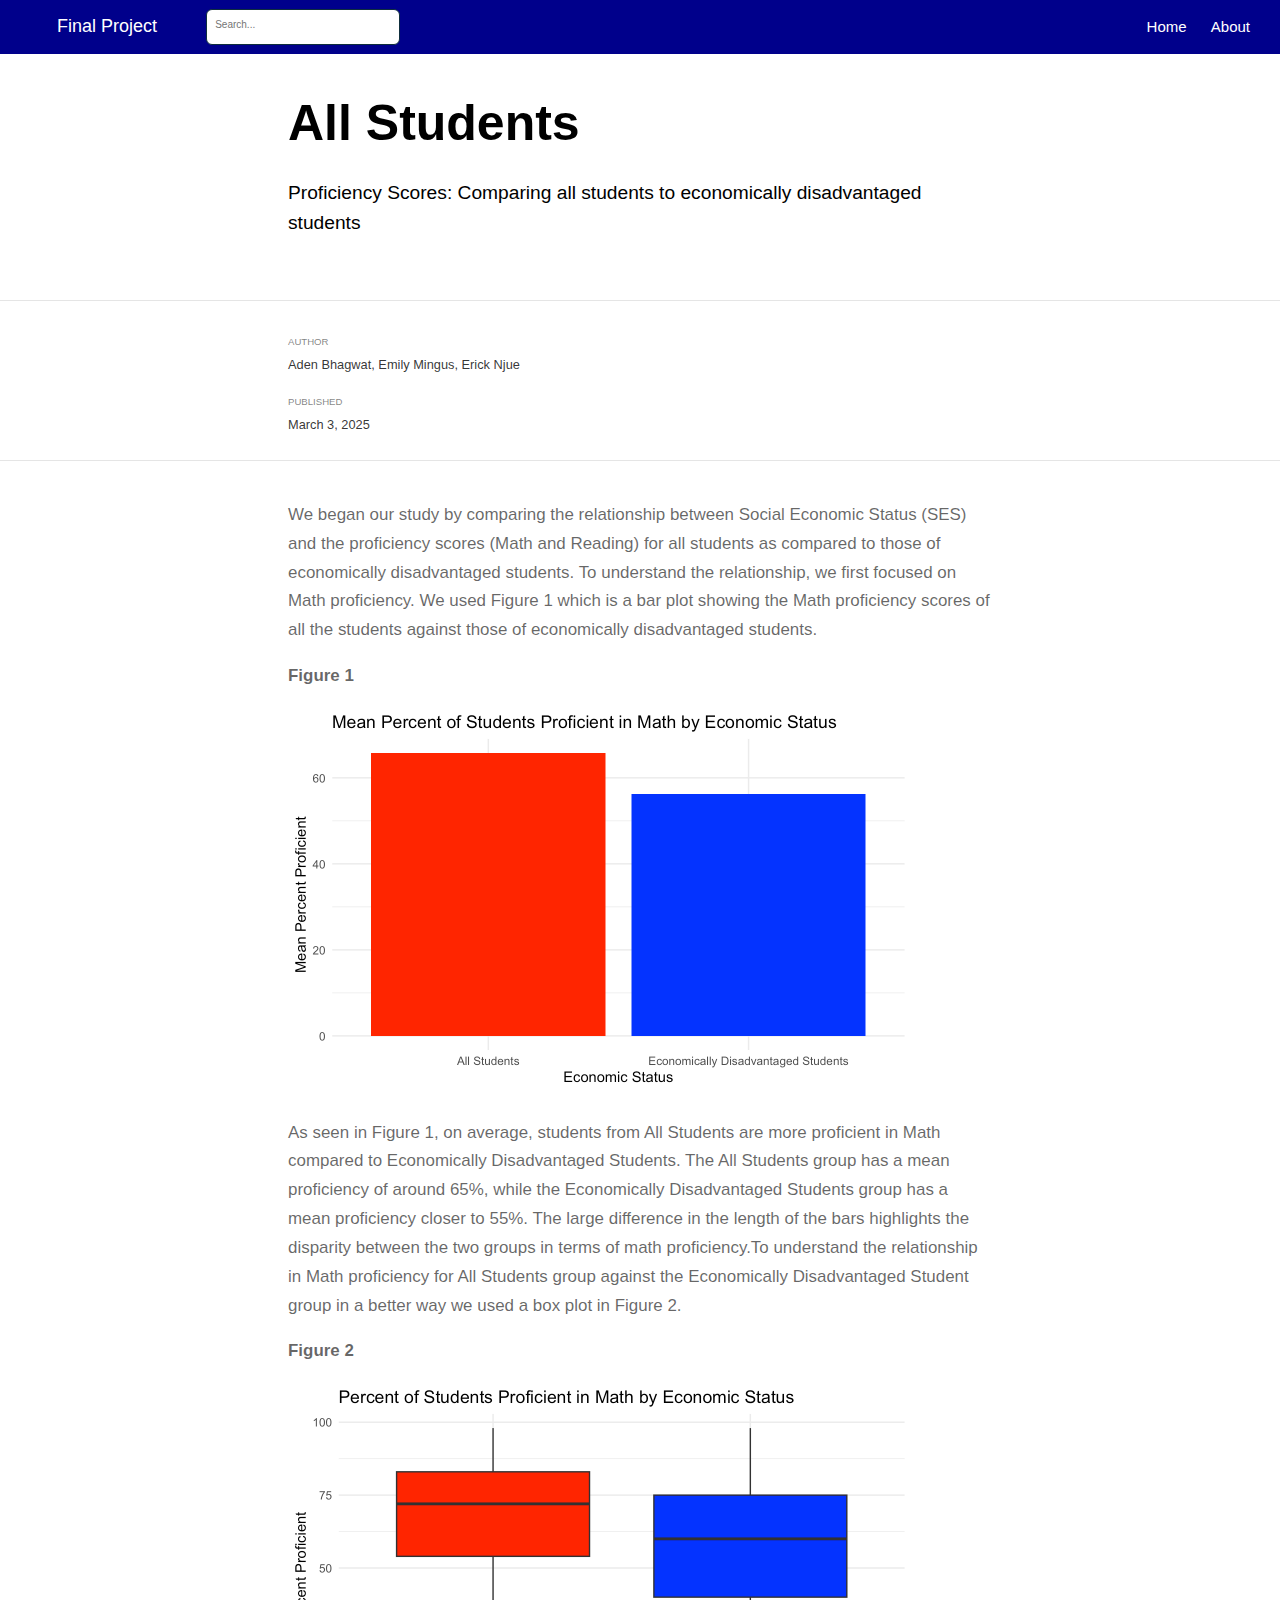
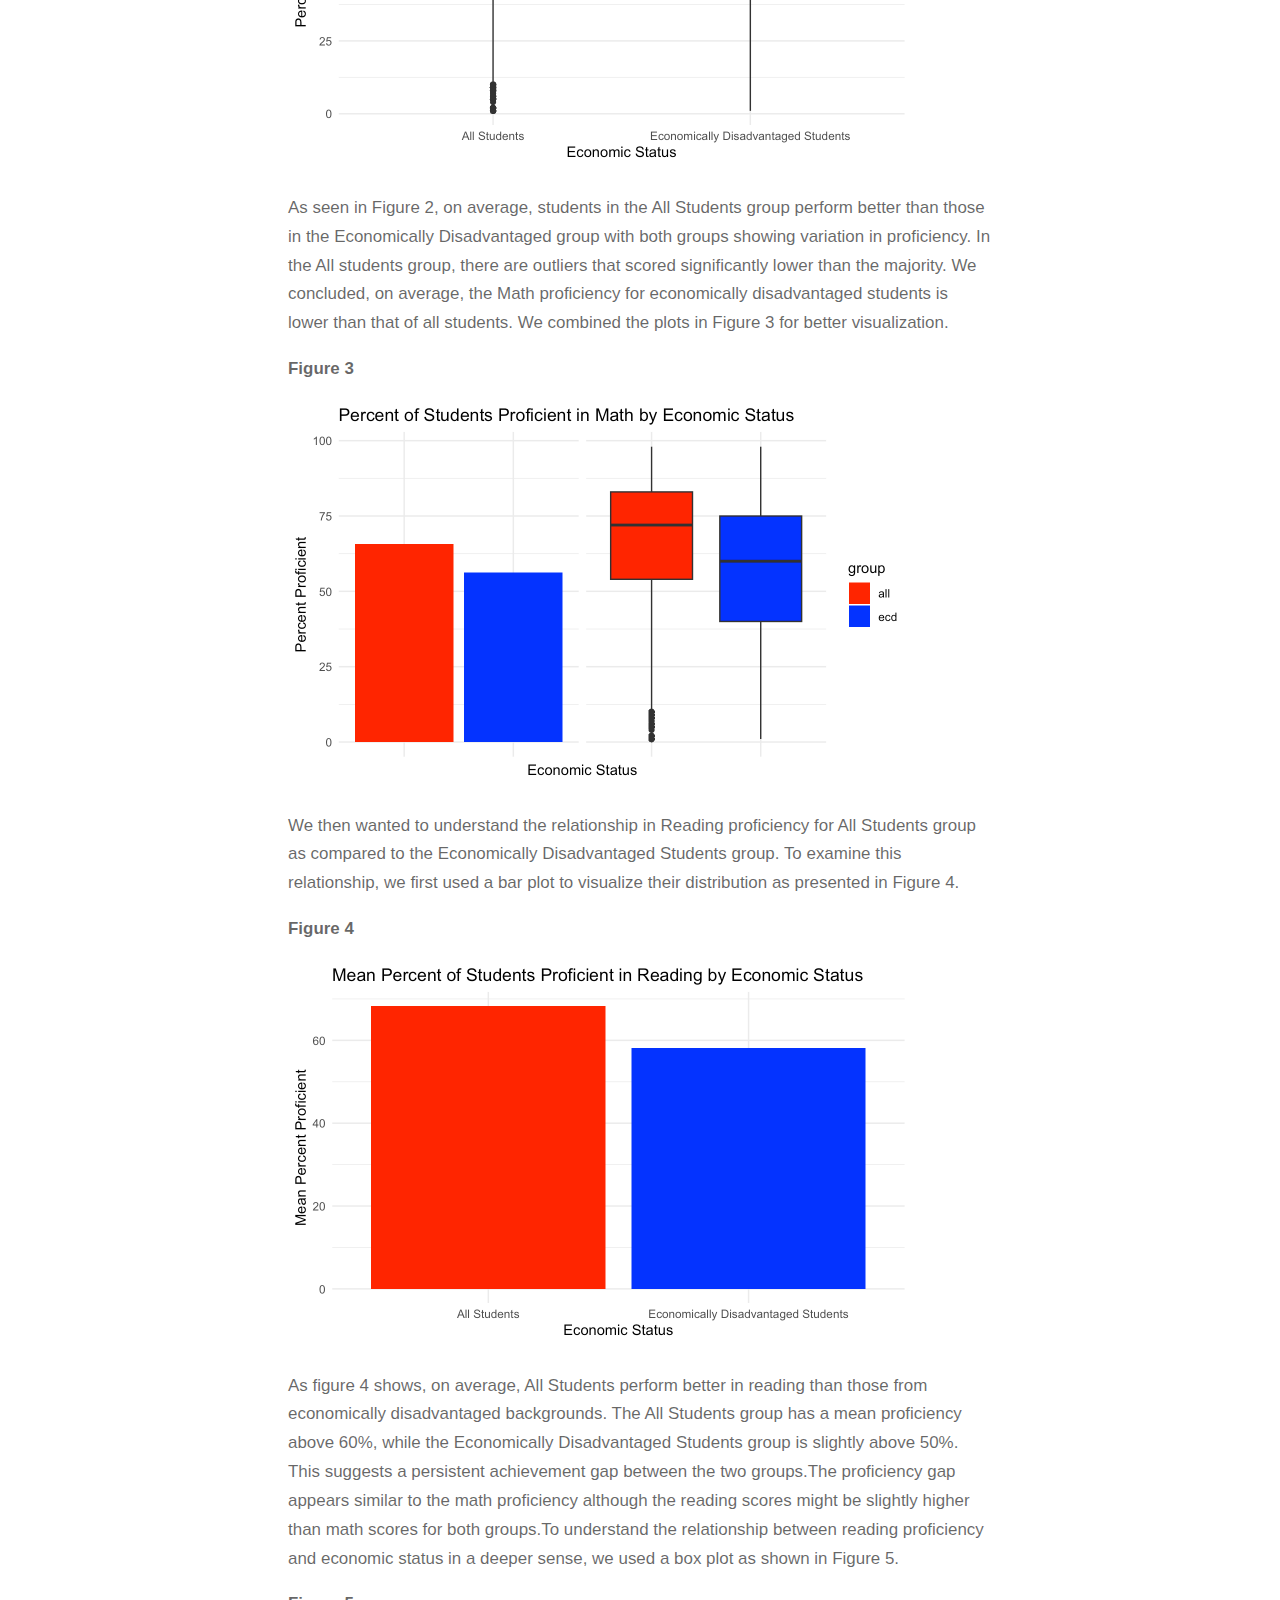
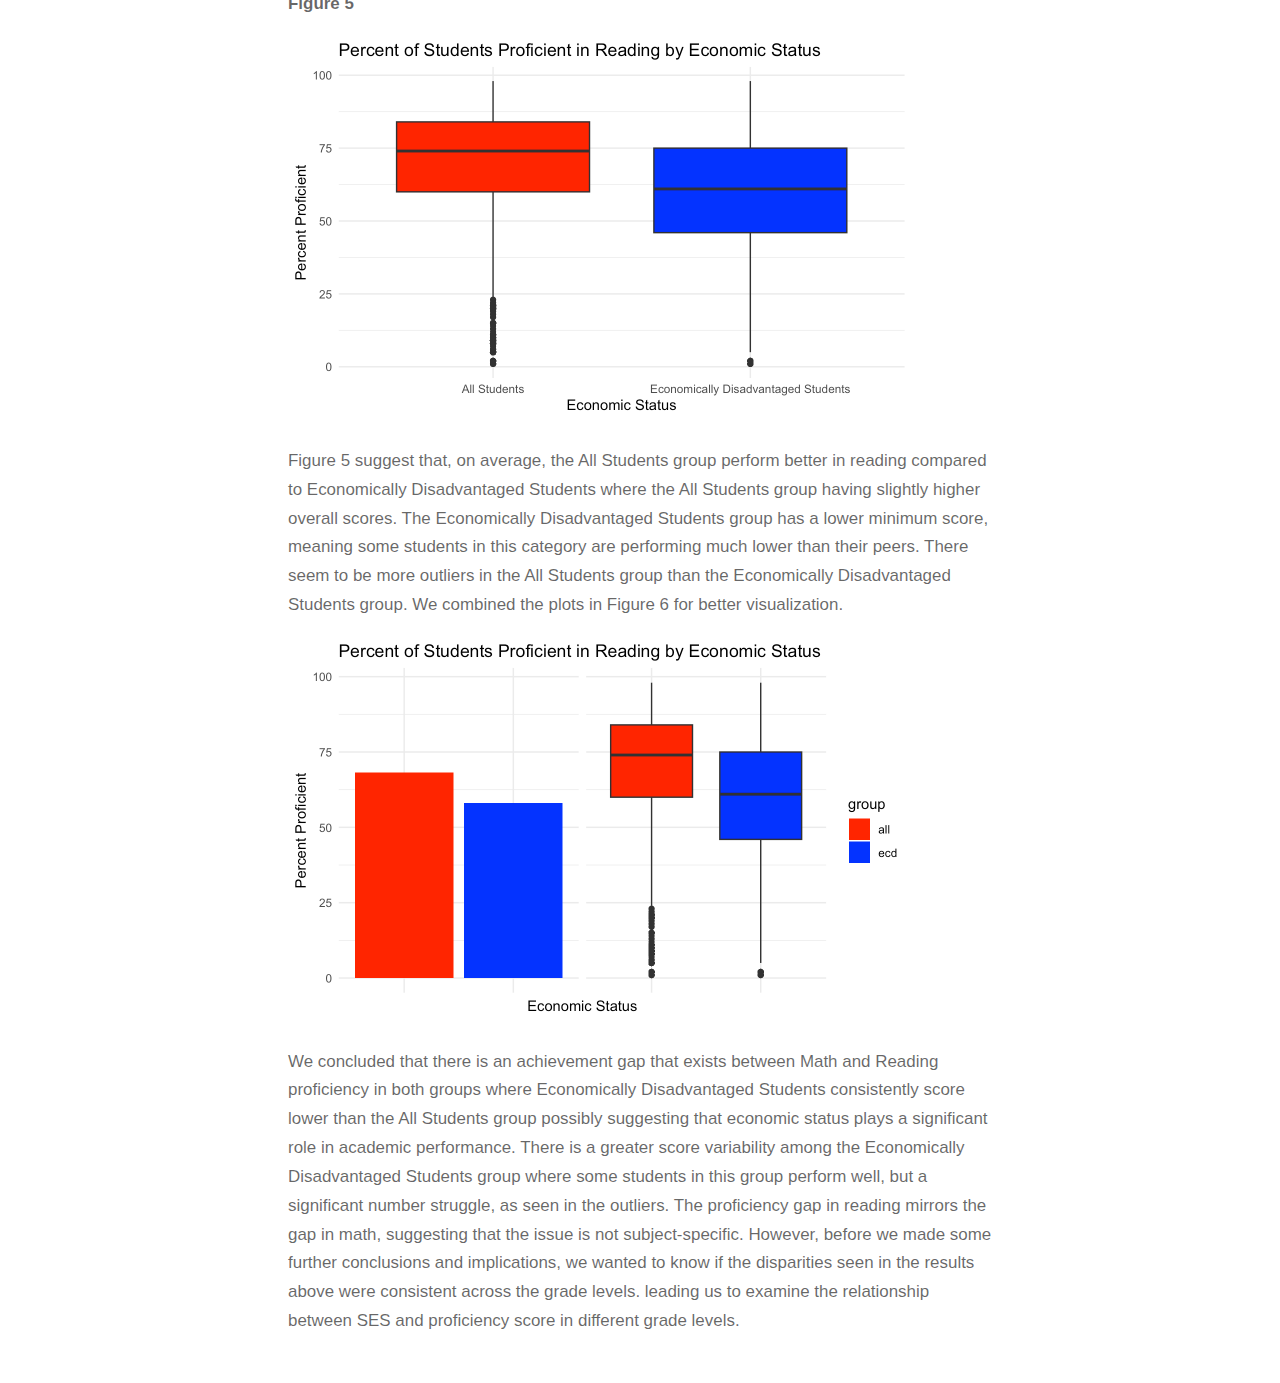
<file: docs/posts/2025-03-08-all-students/index.html>
<!DOCTYPE html>

<html xmlns="http://www.w3.org/1999/xhtml" lang="" xml:lang="">

<head>
  <meta charset="utf-8"/>
  <meta name="viewport" content="width=device-width, initial-scale=1"/>
  <meta http-equiv="X-UA-Compatible" content="IE=Edge,chrome=1"/>
  <meta name="generator" content="distill" />

  <style type="text/css">
  /* Hide doc at startup (prevent jankiness while JS renders/transforms) */
  body {
    visibility: hidden;
  }
  </style>

 <!--radix_placeholder_import_source-->
 <!--/radix_placeholder_import_source-->

<style type="text/css">code{white-space: pre;}</style>
<style type="text/css" data-origin="pandoc">
pre > code.sourceCode { white-space: pre; position: relative; }
pre > code.sourceCode > span { line-height: 1.25; }
pre > code.sourceCode > span:empty { height: 1.2em; }
.sourceCode { overflow: visible; }
code.sourceCode > span { color: inherit; text-decoration: inherit; }
div.sourceCode { margin: 1em 0; }
pre.sourceCode { margin: 0; }
@media screen {
div.sourceCode { overflow: auto; }
}
@media print {
pre > code.sourceCode { white-space: pre-wrap; }
pre > code.sourceCode > span { display: inline-block; text-indent: -5em; padding-left: 5em; }
}
pre.numberSource code
  { counter-reset: source-line 0; }
pre.numberSource code > span
  { position: relative; left: -4em; counter-increment: source-line; }
pre.numberSource code > span > a:first-child::before
  { content: counter(source-line);
    position: relative; left: -1em; text-align: right; vertical-align: baseline;
    border: none; display: inline-block;
    -webkit-touch-callout: none; -webkit-user-select: none;
    -khtml-user-select: none; -moz-user-select: none;
    -ms-user-select: none; user-select: none;
    padding: 0 4px; width: 4em;
    color: #aaaaaa;
  }
pre.numberSource { margin-left: 3em; border-left: 1px solid #aaaaaa;  padding-left: 4px; }
div.sourceCode
  { color: #00769e; background-color: #f1f3f5; }
@media screen {
pre > code.sourceCode > span > a:first-child::before { text-decoration: underline; }
}
code span { color: #00769e; } /* Normal */
code span.al { color: #ad0000; } /* Alert */
code span.an { color: #5e5e5e; } /* Annotation */
code span.at { color: #657422; } /* Attribute */
code span.bn { color: #ad0000; } /* BaseN */
code span.bu { } /* BuiltIn */
code span.cf { color: #00769e; } /* ControlFlow */
code span.ch { color: #20794d; } /* Char */
code span.cn { color: #8f5902; } /* Constant */
code span.co { color: #5e5e5e; } /* Comment */
code span.cv { color: #5e5e5e; font-style: italic; } /* CommentVar */
code span.do { color: #5e5e5e; font-style: italic; } /* Documentation */
code span.dt { color: #ad0000; } /* DataType */
code span.dv { color: #ad0000; } /* DecVal */
code span.er { color: #ad0000; } /* Error */
code span.ex { } /* Extension */
code span.fl { color: #ad0000; } /* Float */
code span.fu { color: #4758ab; } /* Function */
code span.im { } /* Import */
code span.in { color: #5e5e5e; } /* Information */
code span.kw { color: #00769e; } /* Keyword */
code span.op { color: #5e5e5e; } /* Operator */
code span.ot { color: #00769e; } /* Other */
code span.pp { color: #ad0000; } /* Preprocessor */
code span.sc { color: #5e5e5e; } /* SpecialChar */
code span.ss { color: #20794d; } /* SpecialString */
code span.st { color: #20794d; } /* String */
code span.va { color: #111111; } /* Variable */
code span.vs { color: #20794d; } /* VerbatimString */
code span.wa { color: #5e5e5e; font-style: italic; } /* Warning */
</style>


  <!--radix_placeholder_meta_tags-->
<title>Final Project: All Students</title>

<meta property="description" itemprop="description" content="Proficiency Scores: Comparing all students to economically disadvantaged students"/>


<!--  https://schema.org/Article -->
<meta property="article:published" itemprop="datePublished" content="2025-03-03"/>
<meta property="article:created" itemprop="dateCreated" content="2025-03-03"/>
<meta name="article:author" content="Aden Bhagwat, Emily Mingus, Erick Njue"/>

<!--  https://developers.facebook.com/docs/sharing/webmasters#markup -->
<meta property="og:title" content="Final Project: All Students"/>
<meta property="og:type" content="article"/>
<meta property="og:description" content="Proficiency Scores: Comparing all students to economically disadvantaged students"/>
<meta property="og:locale" content="en_US"/>
<meta property="og:site_name" content="Final Project"/>

<!--  https://dev.twitter.com/cards/types/summary -->
<meta property="twitter:card" content="summary"/>
<meta property="twitter:title" content="Final Project: All Students"/>
<meta property="twitter:description" content="Proficiency Scores: Comparing all students to economically disadvantaged students"/>

<!--/radix_placeholder_meta_tags-->
  <!--radix_placeholder_rmarkdown_metadata-->

<script type="text/json" id="radix-rmarkdown-metadata">
{"type":"list","attributes":{"names":{"type":"character","attributes":{},"value":["title","description","author","date","output"]}},"value":[{"type":"character","attributes":{},"value":["All Students"]},{"type":"character","attributes":{},"value":["Proficiency Scores: Comparing all students to economically disadvantaged students"]},{"type":"list","attributes":{},"value":[{"type":"list","attributes":{"names":{"type":"character","attributes":{},"value":["name","url"]}},"value":[{"type":"character","attributes":{},"value":["Aden Bhagwat, Emily Mingus, Erick Njue"]},{"type":"character","attributes":{},"value":["https://adenb0220.github.io/EDLD_652_Final/"]}]}]},{"type":"character","attributes":{},"value":["2025-03-03"]},{"type":"list","attributes":{"names":{"type":"character","attributes":{},"value":["distill::distill_article"]}},"value":[{"type":"list","attributes":{"names":{"type":"character","attributes":{},"value":["self_contained"]}},"value":[{"type":"logical","attributes":{},"value":[false]}]}]}]}
</script>
<!--/radix_placeholder_rmarkdown_metadata-->
  
  <script type="text/json" id="radix-resource-manifest">
  {"type":"character","attributes":{},"value":["all-students_files/anchor-4.2.2/anchor.min.js","all-students_files/bowser-1.9.3/bowser.min.js","all-students_files/distill-2.2.21/template.v2.js","all-students_files/figure-html5/unnamed-chunk-2-1.png","all-students_files/figure-html5/unnamed-chunk-3-1.png","all-students_files/figure-html5/unnamed-chunk-4-1.png","all-students_files/figure-html5/unnamed-chunk-5-1.png","all-students_files/figure-html5/unnamed-chunk-6-1.png","all-students_files/figure-html5/unnamed-chunk-7-1.png","all-students_files/header-attrs-2.29/header-attrs.js","all-students_files/jquery-3.6.0/jquery-3.6.0.js","all-students_files/jquery-3.6.0/jquery-3.6.0.min.js","all-students_files/jquery-3.6.0/jquery-3.6.0.min.map","all-students_files/popper-2.6.0/popper.min.js","all-students_files/tippy-6.2.7/tippy-bundle.umd.min.js","all-students_files/tippy-6.2.7/tippy-light-border.css","all-students_files/tippy-6.2.7/tippy.css","all-students_files/tippy-6.2.7/tippy.umd.min.js","all-students_files/webcomponents-2.0.0/webcomponents.js"]}
  </script>
  <!--radix_placeholder_navigation_in_header-->
<meta name="distill:offset" content="../.."/>

<script type="application/javascript">

  window.headroom_prevent_pin = false;

  window.document.addEventListener("DOMContentLoaded", function (event) {

    // initialize headroom for banner
    var header = $('header').get(0);
    var headerHeight = header.offsetHeight;
    var headroom = new Headroom(header, {
      tolerance: 5,
      onPin : function() {
        if (window.headroom_prevent_pin) {
          window.headroom_prevent_pin = false;
          headroom.unpin();
        }
      }
    });
    headroom.init();
    if(window.location.hash)
      headroom.unpin();
    $(header).addClass('headroom--transition');

    // offset scroll location for banner on hash change
    // (see: https://github.com/WickyNilliams/headroom.js/issues/38)
    window.addEventListener("hashchange", function(event) {
      window.scrollTo(0, window.pageYOffset - (headerHeight + 25));
    });

    // responsive menu
    $('.distill-site-header').each(function(i, val) {
      var topnav = $(this);
      var toggle = topnav.find('.nav-toggle');
      toggle.on('click', function() {
        topnav.toggleClass('responsive');
      });
    });

    // nav dropdowns
    $('.nav-dropbtn').click(function(e) {
      $(this).next('.nav-dropdown-content').toggleClass('nav-dropdown-active');
      $(this).parent().siblings('.nav-dropdown')
         .children('.nav-dropdown-content').removeClass('nav-dropdown-active');
    });
    $("body").click(function(e){
      $('.nav-dropdown-content').removeClass('nav-dropdown-active');
    });
    $(".nav-dropdown").click(function(e){
      e.stopPropagation();
    });
  });
</script>

<style type="text/css">

/* Theme (user-documented overrideables for nav appearance) */

.distill-site-nav {
  color: rgba(255, 255, 255, 0.8);
  background-color: #0F2E3D;
  font-size: 15px;
  font-weight: 300;
}

.distill-site-nav a {
  color: inherit;
  text-decoration: none;
}

.distill-site-nav a:hover {
  color: white;
}

@media print {
  .distill-site-nav {
    display: none;
  }
}

.distill-site-header {

}

.distill-site-footer {

}


/* Site Header */

.distill-site-header {
  width: 100%;
  box-sizing: border-box;
  z-index: 3;
}

.distill-site-header .nav-left {
  display: inline-block;
  margin-left: 8px;
}

@media screen and (max-width: 768px) {
  .distill-site-header .nav-left {
    margin-left: 0;
  }
}


.distill-site-header .nav-right {
  float: right;
  margin-right: 8px;
}

.distill-site-header a,
.distill-site-header .title {
  display: inline-block;
  text-align: center;
  padding: 14px 10px 14px 10px;
}

.distill-site-header .title {
  font-size: 18px;
  min-width: 150px;
}

.distill-site-header .logo {
  padding: 0;
}

.distill-site-header .logo img {
  display: none;
  max-height: 20px;
  width: auto;
  margin-bottom: -4px;
}

.distill-site-header .nav-image img {
  max-height: 18px;
  width: auto;
  display: inline-block;
  margin-bottom: -3px;
}



@media screen and (min-width: 1000px) {
  .distill-site-header .logo img {
    display: inline-block;
  }
  .distill-site-header .nav-left {
    margin-left: 20px;
  }
  .distill-site-header .nav-right {
    margin-right: 20px;
  }
  .distill-site-header .title {
    padding-left: 12px;
  }
}


.distill-site-header .nav-toggle {
  display: none;
}

.nav-dropdown {
  display: inline-block;
  position: relative;
}

.nav-dropdown .nav-dropbtn {
  border: none;
  outline: none;
  color: rgba(255, 255, 255, 0.8);
  padding: 16px 10px;
  background-color: transparent;
  font-family: inherit;
  font-size: inherit;
  font-weight: inherit;
  margin: 0;
  margin-top: 1px;
  z-index: 2;
}

.nav-dropdown-content {
  display: none;
  position: absolute;
  background-color: white;
  min-width: 200px;
  border: 1px solid rgba(0,0,0,0.15);
  border-radius: 4px;
  box-shadow: 0px 8px 16px 0px rgba(0,0,0,0.1);
  z-index: 1;
  margin-top: 2px;
  white-space: nowrap;
  padding-top: 4px;
  padding-bottom: 4px;
}

.nav-dropdown-content hr {
  margin-top: 4px;
  margin-bottom: 4px;
  border: none;
  border-bottom: 1px solid rgba(0, 0, 0, 0.1);
}

.nav-dropdown-active {
  display: block;
}

.nav-dropdown-content a, .nav-dropdown-content .nav-dropdown-header {
  color: black;
  padding: 6px 24px;
  text-decoration: none;
  display: block;
  text-align: left;
}

.nav-dropdown-content .nav-dropdown-header {
  display: block;
  padding: 5px 24px;
  padding-bottom: 0;
  text-transform: uppercase;
  font-size: 14px;
  color: #999999;
  white-space: nowrap;
}

.nav-dropdown:hover .nav-dropbtn {
  color: white;
}

.nav-dropdown-content a:hover {
  background-color: #ddd;
  color: black;
}

.nav-right .nav-dropdown-content {
  margin-left: -45%;
  right: 0;
}

@media screen and (max-width: 768px) {
  .distill-site-header a, .distill-site-header .nav-dropdown  {display: none;}
  .distill-site-header a.nav-toggle {
    float: right;
    display: block;
  }
  .distill-site-header .title {
    margin-left: 0;
  }
  .distill-site-header .nav-right {
    margin-right: 0;
  }
  .distill-site-header {
    overflow: hidden;
  }
  .nav-right .nav-dropdown-content {
    margin-left: 0;
  }
}


@media screen and (max-width: 768px) {
  .distill-site-header.responsive {position: relative; min-height: 500px; }
  .distill-site-header.responsive a.nav-toggle {
    position: absolute;
    right: 0;
    top: 0;
  }
  .distill-site-header.responsive a,
  .distill-site-header.responsive .nav-dropdown {
    display: block;
    text-align: left;
  }
  .distill-site-header.responsive .nav-left,
  .distill-site-header.responsive .nav-right {
    width: 100%;
  }
  .distill-site-header.responsive .nav-dropdown {float: none;}
  .distill-site-header.responsive .nav-dropdown-content {position: relative;}
  .distill-site-header.responsive .nav-dropdown .nav-dropbtn {
    display: block;
    width: 100%;
    text-align: left;
  }
}

/* Site Footer */

.distill-site-footer {
  width: 100%;
  overflow: hidden;
  box-sizing: border-box;
  z-index: 3;
  margin-top: 30px;
  padding-top: 30px;
  padding-bottom: 30px;
  text-align: center;
}

/* Headroom */

d-title {
  padding-top: 6rem;
}

@media print {
  d-title {
    padding-top: 4rem;
  }
}

.headroom {
  z-index: 1000;
  position: fixed;
  top: 0;
  left: 0;
  right: 0;
}

.headroom--transition {
  transition: all .4s ease-in-out;
}

.headroom--unpinned {
  top: -100px;
}

.headroom--pinned {
  top: 0;
}

/* adjust viewport for navbar height */
/* helps vertically center bootstrap (non-distill) content */
.min-vh-100 {
  min-height: calc(100vh - 100px) !important;
}

</style>

<script src="../../site_libs/jquery-3.6.0/jquery-3.6.0.min.js"></script>
<link href="../../site_libs/font-awesome-6.5.2/css/all.min.css" rel="stylesheet"/>
<link href="../../site_libs/font-awesome-6.5.2/css/v4-shims.min.css" rel="stylesheet"/>
<script src="../../site_libs/headroom-0.9.4/headroom.min.js"></script>
<script src="../../site_libs/autocomplete-0.37.1/autocomplete.min.js"></script>
<script src="../../site_libs/fuse-6.4.1/fuse.min.js"></script>

<script type="application/javascript">

function getMeta(metaName) {
  var metas = document.getElementsByTagName('meta');
  for (let i = 0; i < metas.length; i++) {
    if (metas[i].getAttribute('name') === metaName) {
      return metas[i].getAttribute('content');
    }
  }
  return '';
}

function offsetURL(url) {
  var offset = getMeta('distill:offset');
  return offset ? offset + '/' + url : url;
}

function createFuseIndex() {

  // create fuse index
  var options = {
    keys: [
      { name: 'title', weight: 20 },
      { name: 'categories', weight: 15 },
      { name: 'description', weight: 10 },
      { name: 'contents', weight: 5 },
    ],
    ignoreLocation: true,
    threshold: 0
  };
  var fuse = new window.Fuse([], options);

  // fetch the main search.json
  return fetch(offsetURL('search.json'))
    .then(function(response) {
      if (response.status == 200) {
        return response.json().then(function(json) {
          // index main articles
          json.articles.forEach(function(article) {
            fuse.add(article);
          });
          // download collections and index their articles
          return Promise.all(json.collections.map(function(collection) {
            return fetch(offsetURL(collection)).then(function(response) {
              if (response.status === 200) {
                return response.json().then(function(articles) {
                  articles.forEach(function(article) {
                    fuse.add(article);
                  });
                })
              } else {
                return Promise.reject(
                  new Error('Unexpected status from search index request: ' +
                            response.status)
                );
              }
            });
          })).then(function() {
            return fuse;
          });
        });

      } else {
        return Promise.reject(
          new Error('Unexpected status from search index request: ' +
                      response.status)
        );
      }
    });
}

window.document.addEventListener("DOMContentLoaded", function (event) {

  // get search element (bail if we don't have one)
  var searchEl = window.document.getElementById('distill-search');
  if (!searchEl)
    return;

  createFuseIndex()
    .then(function(fuse) {

      // make search box visible
      searchEl.classList.remove('hidden');

      // initialize autocomplete
      var options = {
        autoselect: true,
        hint: false,
        minLength: 2,
      };
      window.autocomplete(searchEl, options, [{
        source: function(query, callback) {
          const searchOptions = {
            isCaseSensitive: false,
            shouldSort: true,
            minMatchCharLength: 2,
            limit: 10,
          };
          var results = fuse.search(query, searchOptions);
          callback(results
            .map(function(result) { return result.item; })
          );
        },
        templates: {
          suggestion: function(suggestion) {
            var img = suggestion.preview && Object.keys(suggestion.preview).length > 0
              ? `<img src="${offsetURL(suggestion.preview)}"</img>`
              : '';
            var html = `
              <div class="search-item">
                <h3>${suggestion.title}</h3>
                <div class="search-item-description">
                  ${suggestion.description || ''}
                </div>
                <div class="search-item-preview">
                  ${img}
                </div>
              </div>
            `;
            return html;
          }
        }
      }]).on('autocomplete:selected', function(event, suggestion) {
        window.location.href = offsetURL(suggestion.path);
      });
      // remove inline display style on autocompleter (we want to
      // manage responsive display via css)
      $('.algolia-autocomplete').css("display", "");
    })
    .catch(function(error) {
      console.log(error);
    });

});

</script>

<style type="text/css">

.nav-search {
  font-size: x-small;
}

/* Algolioa Autocomplete */

.algolia-autocomplete {
  display: inline-block;
  margin-left: 10px;
  vertical-align: sub;
  background-color: white;
  color: black;
  padding: 6px;
  padding-top: 8px;
  padding-bottom: 0;
  border-radius: 6px;
  border: 1px #0F2E3D solid;
  width: 180px;
}


@media screen and (max-width: 768px) {
  .distill-site-nav .algolia-autocomplete {
    display: none;
    visibility: hidden;
  }
  .distill-site-nav.responsive .algolia-autocomplete {
    display: inline-block;
    visibility: visible;
  }
  .distill-site-nav.responsive .algolia-autocomplete .aa-dropdown-menu {
    margin-left: 0;
    width: 400px;
    max-height: 400px;
  }
}

.algolia-autocomplete .aa-input, .algolia-autocomplete .aa-hint {
  width: 90%;
  outline: none;
  border: none;
}

.algolia-autocomplete .aa-hint {
  color: #999;
}
.algolia-autocomplete .aa-dropdown-menu {
  width: 550px;
  max-height: 70vh;
  overflow-x: visible;
  overflow-y: scroll;
  padding: 5px;
  margin-top: 3px;
  margin-left: -150px;
  background-color: #fff;
  border-radius: 5px;
  border: 1px solid #999;
  border-top: none;
}

.algolia-autocomplete .aa-dropdown-menu .aa-suggestion {
  cursor: pointer;
  padding: 5px 4px;
  border-bottom: 1px solid #eee;
}

.algolia-autocomplete .aa-dropdown-menu .aa-suggestion:last-of-type {
  border-bottom: none;
  margin-bottom: 2px;
}

.algolia-autocomplete .aa-dropdown-menu .aa-suggestion .search-item {
  overflow: hidden;
  font-size: 0.8em;
  line-height: 1.4em;
}

.algolia-autocomplete .aa-dropdown-menu .aa-suggestion .search-item h3 {
  font-size: 1rem;
  margin-block-start: 0;
  margin-block-end: 5px;
}

.algolia-autocomplete .aa-dropdown-menu .aa-suggestion .search-item-description {
  display: inline-block;
  overflow: hidden;
  height: 2.8em;
  width: 80%;
  margin-right: 4%;
}

.algolia-autocomplete .aa-dropdown-menu .aa-suggestion .search-item-preview {
  display: inline-block;
  width: 15%;
}

.algolia-autocomplete .aa-dropdown-menu .aa-suggestion .search-item-preview img {
  height: 3em;
  width: auto;
  display: none;
}

.algolia-autocomplete .aa-dropdown-menu .aa-suggestion .search-item-preview img[src] {
  display: initial;
}

.algolia-autocomplete .aa-dropdown-menu .aa-suggestion.aa-cursor {
  background-color: #eee;
}
.algolia-autocomplete .aa-dropdown-menu .aa-suggestion em {
  font-weight: bold;
  font-style: normal;
}

</style>


<!--/radix_placeholder_navigation_in_header-->
  <!--radix_placeholder_distill-->

<style type="text/css">

body {
  background-color: white;
}

.pandoc-table {
  width: 100%;
}

.pandoc-table>caption {
  margin-bottom: 10px;
}

.pandoc-table th:not([align]) {
  text-align: left;
}

.pagedtable-footer {
  font-size: 15px;
}

d-byline .byline {
  grid-template-columns: 2fr 2fr;
}

d-byline .byline h3 {
  margin-block-start: 1.5em;
}

d-byline .byline .authors-affiliations h3 {
  margin-block-start: 0.5em;
}

.authors-affiliations .orcid-id {
  width: 16px;
  height:16px;
  margin-left: 4px;
  margin-right: 4px;
  vertical-align: middle;
  padding-bottom: 2px;
}

d-title .dt-tags {
  margin-top: 1em;
  grid-column: text;
}

.dt-tags .dt-tag {
  text-decoration: none;
  display: inline-block;
  color: rgba(0,0,0,0.6);
  padding: 0em 0.4em;
  margin-right: 0.5em;
  margin-bottom: 0.4em;
  font-size: 70%;
  border: 1px solid rgba(0,0,0,0.2);
  border-radius: 3px;
  text-transform: uppercase;
  font-weight: 500;
}

d-article table.gt_table td,
d-article table.gt_table th {
  border-bottom: none;
  font-size: 100%;
}

.html-widget {
  margin-bottom: 2.0em;
}

.l-screen-inset {
  padding-right: 16px;
}

.l-screen .caption {
  margin-left: 10px;
}

.shaded {
  background: rgb(247, 247, 247);
  padding-top: 20px;
  padding-bottom: 20px;
  border-top: 1px solid rgba(0, 0, 0, 0.1);
  border-bottom: 1px solid rgba(0, 0, 0, 0.1);
}

.shaded .html-widget {
  margin-bottom: 0;
  border: 1px solid rgba(0, 0, 0, 0.1);
}

.shaded .shaded-content {
  background: white;
}

.text-output {
  margin-top: 0;
  line-height: 1.5em;
}

.hidden {
  display: none !important;
}

hr.section-separator {
  border: none;
  border-top: 1px solid rgba(0, 0, 0, 0.1);
  margin: 0px;
}


d-byline {
  border-top: none;
}

d-article {
  padding-top: 2.5rem;
  padding-bottom: 30px;
  border-top: none;
}

d-appendix {
  padding-top: 30px;
}

d-article>p>img {
  width: 100%;
}

d-article h2 {
  margin: 1rem 0 1.5rem 0;
}

d-article h3 {
  margin-top: 1.5rem;
}

d-article iframe {
  border: 1px solid rgba(0, 0, 0, 0.1);
  margin-bottom: 2.0em;
  width: 100%;
}

/* Tweak code blocks */

d-article div.sourceCode code,
d-article pre code {
  font-family: Consolas, Monaco, 'Andale Mono', 'Ubuntu Mono', monospace;
}

d-article pre,
d-article div.sourceCode,
d-article div.sourceCode pre {
  overflow: auto;
}

d-article div.sourceCode {
  background-color: white;
}

d-article div.sourceCode pre {
  padding-left: 10px;
  font-size: 12px;
  border-left: 2px solid rgba(0,0,0,0.1);
}

d-article pre {
  font-size: 12px;
  color: black;
  background: none;
  margin-top: 0;
  text-align: left;
  white-space: pre;
  word-spacing: normal;
  word-break: normal;
  word-wrap: normal;
  line-height: 1.5;

  -moz-tab-size: 4;
  -o-tab-size: 4;
  tab-size: 4;

  -webkit-hyphens: none;
  -moz-hyphens: none;
  -ms-hyphens: none;
  hyphens: none;
}

d-article pre a {
  border-bottom: none;
}

d-article pre a:hover {
  border-bottom: none;
  text-decoration: underline;
}

d-article details {
  grid-column: text;
  margin-bottom: 0.8em;
}

@media(min-width: 768px) {

d-article pre,
d-article div.sourceCode,
d-article div.sourceCode pre {
  overflow: visible !important;
}

d-article div.sourceCode pre {
  padding-left: 18px;
  font-size: 14px;
}

/* tweak for Pandoc numbered line within distill */
d-article pre.numberSource code > span {
    left: -2em;
}

d-article pre {
  font-size: 14px;
}

}

figure img.external {
  background: white;
  border: 1px solid rgba(0, 0, 0, 0.1);
  box-shadow: 0 1px 8px rgba(0, 0, 0, 0.1);
  padding: 18px;
  box-sizing: border-box;
}

/* CSS for d-contents */

.d-contents {
  grid-column: text;
  color: rgba(0,0,0,0.8);
  font-size: 0.9em;
  padding-bottom: 1em;
  margin-bottom: 1em;
  padding-bottom: 0.5em;
  margin-bottom: 1em;
  padding-left: 0.25em;
  justify-self: start;
}

@media(min-width: 1000px) {
  .d-contents.d-contents-float {
    height: 0;
    grid-column-start: 1;
    grid-column-end: 4;
    justify-self: center;
    padding-right: 3em;
    padding-left: 2em;
  }
}

.d-contents nav h3 {
  font-size: 18px;
  margin-top: 0;
  margin-bottom: 1em;
}

.d-contents li {
  list-style-type: none
}

.d-contents nav > ul {
  padding-left: 0;
}

.d-contents ul {
  padding-left: 1em
}

.d-contents nav ul li {
  margin-top: 0.6em;
  margin-bottom: 0.2em;
}

.d-contents nav a {
  font-size: 13px;
  border-bottom: none;
  text-decoration: none
  color: rgba(0, 0, 0, 0.8);
}

.d-contents nav a:hover {
  text-decoration: underline solid rgba(0, 0, 0, 0.6)
}

.d-contents nav > ul > li > a {
  font-weight: 600;
}

.d-contents nav > ul > li > ul {
  font-weight: inherit;
}

.d-contents nav > ul > li > ul > li {
  margin-top: 0.2em;
}


.d-contents nav ul {
  margin-top: 0;
  margin-bottom: 0.25em;
}

.d-article-with-toc h2:nth-child(2) {
  margin-top: 0;
}


/* Figure */

.figure {
  position: relative;
  margin-bottom: 2.5em;
  margin-top: 1.5em;
}

.figure .caption {
  color: rgba(0, 0, 0, 0.6);
  font-size: 12px;
  line-height: 1.5em;
}

.figure img.external {
  background: white;
  border: 1px solid rgba(0, 0, 0, 0.1);
  box-shadow: 0 1px 8px rgba(0, 0, 0, 0.1);
  padding: 18px;
  box-sizing: border-box;
}

.figure .caption a {
  color: rgba(0, 0, 0, 0.6);
}

.figure .caption b,
.figure .caption strong, {
  font-weight: 600;
  color: rgba(0, 0, 0, 1.0);
}

/* Citations */

d-article .citation {
  color: inherit;
  cursor: inherit;
}

div.hanging-indent{
  margin-left: 1em; text-indent: -1em;
}

/* Citation hover box */

.tippy-box[data-theme~=light-border] {
  background-color: rgba(250, 250, 250, 0.95);
}

.tippy-content > p {
  margin-bottom: 0;
  padding: 2px;
}


/* Tweak 1000px media break to show more text */

@media(min-width: 1000px) {
  .base-grid,
  distill-header,
  d-title,
  d-abstract,
  d-article,
  d-appendix,
  distill-appendix,
  d-byline,
  d-footnote-list,
  d-citation-list,
  distill-footer {
    grid-template-columns: [screen-start] 1fr [page-start kicker-start] 80px [middle-start] 50px [text-start kicker-end] 65px 65px 65px 65px 65px 65px 65px 65px [text-end gutter-start] 65px [middle-end] 65px [page-end gutter-end] 1fr [screen-end];
    grid-column-gap: 16px;
  }

  .grid {
    grid-column-gap: 16px;
  }

  d-article {
    font-size: 1.06rem;
    line-height: 1.7em;
  }
  figure .caption, .figure .caption, figure figcaption {
    font-size: 13px;
  }
}

@media(min-width: 1180px) {
  .base-grid,
  distill-header,
  d-title,
  d-abstract,
  d-article,
  d-appendix,
  distill-appendix,
  d-byline,
  d-footnote-list,
  d-citation-list,
  distill-footer {
    grid-template-columns: [screen-start] 1fr [page-start kicker-start] 60px [middle-start] 60px [text-start kicker-end] 60px 60px 60px 60px 60px 60px 60px 60px [text-end gutter-start] 60px [middle-end] 60px [page-end gutter-end] 1fr [screen-end];
    grid-column-gap: 32px;
  }

  .grid {
    grid-column-gap: 32px;
  }
}


/* Get the citation styles for the appendix (not auto-injected on render since
   we do our own rendering of the citation appendix) */

d-appendix .citation-appendix,
.d-appendix .citation-appendix {
  font-size: 11px;
  line-height: 15px;
  border-left: 1px solid rgba(0, 0, 0, 0.1);
  padding-left: 18px;
  border: 1px solid rgba(0,0,0,0.1);
  background: rgba(0, 0, 0, 0.02);
  padding: 10px 18px;
  border-radius: 3px;
  color: rgba(150, 150, 150, 1);
  overflow: hidden;
  margin-top: -12px;
  white-space: pre-wrap;
  word-wrap: break-word;
}

/* Include appendix styles here so they can be overridden */

d-appendix {
  contain: layout style;
  font-size: 0.8em;
  line-height: 1.7em;
  margin-top: 60px;
  margin-bottom: 0;
  border-top: 1px solid rgba(0, 0, 0, 0.1);
  color: rgba(0,0,0,0.5);
  padding-top: 60px;
  padding-bottom: 48px;
}

d-appendix h3 {
  grid-column: page-start / text-start;
  font-size: 15px;
  font-weight: 500;
  margin-top: 1em;
  margin-bottom: 0;
  color: rgba(0,0,0,0.65);
}

d-appendix h3 + * {
  margin-top: 1em;
}

d-appendix ol {
  padding: 0 0 0 15px;
}

@media (min-width: 768px) {
  d-appendix ol {
    padding: 0 0 0 30px;
    margin-left: -30px;
  }
}

d-appendix li {
  margin-bottom: 1em;
}

d-appendix a {
  color: rgba(0, 0, 0, 0.6);
}

d-appendix > * {
  grid-column: text;
}

d-appendix > d-footnote-list,
d-appendix > d-citation-list,
d-appendix > distill-appendix {
  grid-column: screen;
}

/* Include footnote styles here so they can be overridden */

d-footnote-list {
  contain: layout style;
}

d-footnote-list > * {
  grid-column: text;
}

d-footnote-list a.footnote-backlink {
  color: rgba(0,0,0,0.3);
  padding-left: 0.5em;
}



/* Anchor.js */

.anchorjs-link {
  /*transition: all .25s linear; */
  text-decoration: none;
  border-bottom: none;
}
*:hover > .anchorjs-link {
  margin-left: -1.125em !important;
  text-decoration: none;
  border-bottom: none;
}

/* Social footer */

.social_footer {
  margin-top: 30px;
  margin-bottom: 0;
  color: rgba(0,0,0,0.67);
}

.disqus-comments {
  margin-right: 30px;
}

.disqus-comment-count {
  border-bottom: 1px solid rgba(0, 0, 0, 0.4);
  cursor: pointer;
}

#disqus_thread {
  margin-top: 30px;
}

.article-sharing a {
  border-bottom: none;
  margin-right: 8px;
}

.article-sharing a:hover {
  border-bottom: none;
}

.sidebar-section.subscribe {
  font-size: 12px;
  line-height: 1.6em;
}

.subscribe p {
  margin-bottom: 0.5em;
}


.article-footer .subscribe {
  font-size: 15px;
  margin-top: 45px;
}


.sidebar-section.custom {
  font-size: 12px;
  line-height: 1.6em;
}

.custom p {
  margin-bottom: 0.5em;
}

/* Styles for listing layout (hide title) */
.layout-listing d-title, .layout-listing .d-title {
  display: none;
}

/* Styles for posts lists (not auto-injected) */


.posts-with-sidebar {
  padding-left: 45px;
  padding-right: 45px;
}

.posts-list .description h2,
.posts-list .description p {
  font-family: -apple-system, BlinkMacSystemFont, "Segoe UI", Roboto, Oxygen, Ubuntu, Cantarell, "Fira Sans", "Droid Sans", "Helvetica Neue", Arial, sans-serif;
}

.posts-list .description h2 {
  font-weight: 700;
  border-bottom: none;
  padding-bottom: 0;
}

.posts-list h2.post-tag {
  border-bottom: 1px solid rgba(0, 0, 0, 0.2);
  padding-bottom: 12px;
}
.posts-list {
  margin-top: 60px;
  margin-bottom: 24px;
}

.posts-list .post-preview {
  text-decoration: none;
  overflow: hidden;
  display: block;
  border-bottom: 1px solid rgba(0, 0, 0, 0.1);
  padding: 24px 0;
}

.post-preview-last {
  border-bottom: none !important;
}

.posts-list .posts-list-caption {
  grid-column: screen;
  font-weight: 400;
}

.posts-list .post-preview h2 {
  margin: 0 0 6px 0;
  line-height: 1.2em;
  font-style: normal;
  font-size: 24px;
}

.posts-list .post-preview p {
  margin: 0 0 12px 0;
  line-height: 1.4em;
  font-size: 16px;
}

.posts-list .post-preview .thumbnail {
  box-sizing: border-box;
  margin-bottom: 24px;
  position: relative;
  max-width: 500px;
}
.posts-list .post-preview img {
  width: 100%;
  display: block;
}

.posts-list .metadata {
  font-size: 12px;
  line-height: 1.4em;
  margin-bottom: 18px;
}

.posts-list .metadata > * {
  display: inline-block;
}

.posts-list .metadata .publishedDate {
  margin-right: 2em;
}

.posts-list .metadata .dt-authors {
  display: block;
  margin-top: 0.3em;
  margin-right: 2em;
}

.posts-list .dt-tags {
  display: block;
  line-height: 1em;
}

.posts-list .dt-tags .dt-tag {
  display: inline-block;
  color: rgba(0,0,0,0.6);
  padding: 0.3em 0.4em;
  margin-right: 0.2em;
  margin-bottom: 0.4em;
  font-size: 60%;
  border: 1px solid rgba(0,0,0,0.2);
  border-radius: 3px;
  text-transform: uppercase;
  font-weight: 500;
}

.posts-list img {
  opacity: 1;
}

.posts-list img[data-src] {
  opacity: 0;
}

.posts-more {
  clear: both;
}


.posts-sidebar {
  font-size: 16px;
}

.posts-sidebar h3 {
  font-size: 16px;
  margin-top: 0;
  margin-bottom: 0.5em;
  font-weight: 400;
  text-transform: uppercase;
}

.sidebar-section {
  margin-bottom: 30px;
}

.categories ul {
  list-style-type: none;
  margin: 0;
  padding: 0;
}

.categories li {
  color: rgba(0, 0, 0, 0.8);
  margin-bottom: 0;
}

.categories li>a {
  border-bottom: none;
}

.categories li>a:hover {
  border-bottom: 1px solid rgba(0, 0, 0, 0.4);
}

.categories .active {
  font-weight: 600;
}

.categories .category-count {
  color: rgba(0, 0, 0, 0.4);
}


@media(min-width: 768px) {
  .posts-list .post-preview h2 {
    font-size: 26px;
  }
  .posts-list .post-preview .thumbnail {
    float: right;
    width: 30%;
    margin-bottom: 0;
  }
  .posts-list .post-preview .description {
    float: left;
    width: 45%;
  }
  .posts-list .post-preview .metadata {
    float: left;
    width: 20%;
    margin-top: 8px;
  }
  .posts-list .post-preview p {
    margin: 0 0 12px 0;
    line-height: 1.5em;
    font-size: 16px;
  }
  .posts-with-sidebar .posts-list {
    float: left;
    width: 75%;
  }
  .posts-with-sidebar .posts-sidebar {
    float: right;
    width: 20%;
    margin-top: 60px;
    padding-top: 24px;
    padding-bottom: 24px;
  }
}


/* Improve display for browsers without grid (IE/Edge <= 15) */

.downlevel {
  line-height: 1.6em;
  font-family: -apple-system, BlinkMacSystemFont, "Segoe UI", Roboto, Oxygen, Ubuntu, Cantarell, "Fira Sans", "Droid Sans", "Helvetica Neue", Arial, sans-serif;
  margin: 0;
}

.downlevel .d-title {
  padding-top: 6rem;
  padding-bottom: 1.5rem;
}

.downlevel .d-title h1 {
  font-size: 50px;
  font-weight: 700;
  line-height: 1.1em;
  margin: 0 0 0.5rem;
}

.downlevel .d-title p {
  font-weight: 300;
  font-size: 1.2rem;
  line-height: 1.55em;
  margin-top: 0;
}

.downlevel .d-byline {
  padding-top: 0.8em;
  padding-bottom: 0.8em;
  font-size: 0.8rem;
  line-height: 1.8em;
}

.downlevel .section-separator {
  border: none;
  border-top: 1px solid rgba(0, 0, 0, 0.1);
}

.downlevel .d-article {
  font-size: 1.06rem;
  line-height: 1.7em;
  padding-top: 1rem;
  padding-bottom: 2rem;
}


.downlevel .d-appendix {
  padding-left: 0;
  padding-right: 0;
  max-width: none;
  font-size: 0.8em;
  line-height: 1.7em;
  margin-bottom: 0;
  color: rgba(0,0,0,0.5);
  padding-top: 40px;
  padding-bottom: 48px;
}

.downlevel .footnotes ol {
  padding-left: 13px;
}

.downlevel .base-grid,
.downlevel .distill-header,
.downlevel .d-title,
.downlevel .d-abstract,
.downlevel .d-article,
.downlevel .d-appendix,
.downlevel .distill-appendix,
.downlevel .d-byline,
.downlevel .d-footnote-list,
.downlevel .d-citation-list,
.downlevel .distill-footer,
.downlevel .appendix-bottom,
.downlevel .posts-container {
  padding-left: 40px;
  padding-right: 40px;
}

@media(min-width: 768px) {
  .downlevel .base-grid,
  .downlevel .distill-header,
  .downlevel .d-title,
  .downlevel .d-abstract,
  .downlevel .d-article,
  .downlevel .d-appendix,
  .downlevel .distill-appendix,
  .downlevel .d-byline,
  .downlevel .d-footnote-list,
  .downlevel .d-citation-list,
  .downlevel .distill-footer,
  .downlevel .appendix-bottom,
  .downlevel .posts-container {
  padding-left: 150px;
  padding-right: 150px;
  max-width: 900px;
}
}

.downlevel pre code {
  display: block;
  border-left: 2px solid rgba(0, 0, 0, .1);
  padding: 0 0 0 20px;
  font-size: 14px;
}

.downlevel code, .downlevel pre {
  color: black;
  background: none;
  font-family: Consolas, Monaco, 'Andale Mono', 'Ubuntu Mono', monospace;
  text-align: left;
  white-space: pre;
  word-spacing: normal;
  word-break: normal;
  word-wrap: normal;
  line-height: 1.5;

  -moz-tab-size: 4;
  -o-tab-size: 4;
  tab-size: 4;

  -webkit-hyphens: none;
  -moz-hyphens: none;
  -ms-hyphens: none;
  hyphens: none;
}

.downlevel .posts-list .post-preview {
  color: inherit;
}



</style>

<script type="application/javascript">

function is_downlevel_browser() {
  if (bowser.isUnsupportedBrowser({ msie: "12", msedge: "16"},
                                 window.navigator.userAgent)) {
    return true;
  } else {
    return window.load_distill_framework === undefined;
  }
}

// show body when load is complete
function on_load_complete() {

  // add anchors
  if (window.anchors) {
    window.anchors.options.placement = 'left';
    window.anchors.add('d-article > h2, d-article > h3, d-article > h4, d-article > h5');
  }


  // set body to visible
  document.body.style.visibility = 'visible';

  // force redraw for leaflet widgets
  if (window.HTMLWidgets) {
    var maps = window.HTMLWidgets.findAll(".leaflet");
    $.each(maps, function(i, el) {
      var map = this.getMap();
      map.invalidateSize();
      map.eachLayer(function(layer) {
        if (layer instanceof L.TileLayer)
          layer.redraw();
      });
    });
  }

  // trigger 'shown' so htmlwidgets resize
  $('d-article').trigger('shown');
}

function init_distill() {

  init_common();

  // create front matter
  var front_matter = $('<d-front-matter></d-front-matter>');
  $('#distill-front-matter').wrap(front_matter);

  // create d-title
  $('.d-title').changeElementType('d-title');

  // separator
  var separator = '<hr class="section-separator" style="clear: both"/>';
  // prepend separator above appendix
  $('.d-byline').before(separator);
  $('.d-article').before(separator);

  // create d-byline
  var byline = $('<d-byline></d-byline>');
  $('.d-byline').replaceWith(byline);

  // create d-article
  var article = $('<d-article></d-article>');
  $('.d-article').wrap(article).children().unwrap();

  // move posts container into article
  $('.posts-container').appendTo($('d-article'));

  // create d-appendix
  $('.d-appendix').changeElementType('d-appendix');

  // flag indicating that we have appendix items
  var appendix = $('.appendix-bottom').children('h3').length > 0;

  // replace footnotes with <d-footnote>
  $('.footnote-ref').each(function(i, val) {
    appendix = true;
    var href = $(this).attr('href');
    var id = href.replace('#', '');
    var fn = $('#' + id);
    var fn_p = $('#' + id + '>p');
    fn_p.find('.footnote-back').remove();
    var text = fn_p.html();
    var dtfn = $('<d-footnote></d-footnote>');
    dtfn.html(text);
    $(this).replaceWith(dtfn);
  });
  // remove footnotes
  $('.footnotes').remove();

  // move refs into #references-listing
  $('#references-listing').replaceWith($('#refs'));

  $('h1.appendix, h2.appendix').each(function(i, val) {
    $(this).changeElementType('h3');
  });
  $('h3.appendix').each(function(i, val) {
    var id = $(this).attr('id');
    $('.d-contents a[href="#' + id + '"]').parent().remove();
    appendix = true;
    $(this).nextUntil($('h1, h2, h3')).addBack().appendTo($('d-appendix'));
  });

  // show d-appendix if we have appendix content
  $("d-appendix").css('display', appendix ? 'grid' : 'none');

  // localize layout chunks to just output
  $('.layout-chunk').each(function(i, val) {

    // capture layout
    var layout = $(this).attr('data-layout');

    // apply layout to markdown level block elements
    var elements = $(this).children().not('details, div.sourceCode, pre, script');
    elements.each(function(i, el) {
      var layout_div = $('<div class="' + layout + '"></div>');
      if (layout_div.hasClass('shaded')) {
        var shaded_content = $('<div class="shaded-content"></div>');
        $(this).wrap(shaded_content);
        $(this).parent().wrap(layout_div);
      } else {
        $(this).wrap(layout_div);
      }
    });


    // unwrap the layout-chunk div
    $(this).children().unwrap();
  });

  // remove code block used to force  highlighting css
  $('.distill-force-highlighting-css').parent().remove();

  // remove empty line numbers inserted by pandoc when using a
  // custom syntax highlighting theme, except when numbering line
  // in code chunk
  $('pre:not(.numberLines) code.sourceCode a:empty').remove();

  // load distill framework
  load_distill_framework();

  // wait for window.distillRunlevel == 4 to do post processing
  function distill_post_process() {

    if (!window.distillRunlevel || window.distillRunlevel < 4)
      return;

    // hide author/affiliations entirely if we have no authors
    var front_matter = JSON.parse($("#distill-front-matter").html());
    var have_authors = front_matter.authors && front_matter.authors.length > 0;
    if (!have_authors)
      $('d-byline').addClass('hidden');

    // article with toc class
    $('.d-contents').parent().addClass('d-article-with-toc');

    // strip links that point to #
    $('.authors-affiliations').find('a[href="#"]').removeAttr('href');

    // add orcid ids
    $('.authors-affiliations').find('.author').each(function(i, el) {
      var orcid_id = front_matter.authors[i].orcidID;
      var author_name = front_matter.authors[i].author
      if (orcid_id) {
        var a = $('<a></a>');
        a.attr('href', 'https://orcid.org/' + orcid_id);
        var img = $('<img></img>');
        img.addClass('orcid-id');
        img.attr('alt', author_name ? 'ORCID ID for ' + author_name : 'ORCID ID');
        img.attr('src','[data-uri]');
        a.append(img);
        $(this).append(a);
      }
    });

    // hide elements of author/affiliations grid that have no value
    function hide_byline_column(caption) {
      $('d-byline').find('h3:contains("' + caption + '")').parent().css('visibility', 'hidden');
    }

    // affiliations
    var have_affiliations = false;
    for (var i = 0; i<front_matter.authors.length; ++i) {
      var author = front_matter.authors[i];
      if (author.affiliation !== "&nbsp;") {
        have_affiliations = true;
        break;
      }
    }
    if (!have_affiliations)
      $('d-byline').find('h3:contains("Affiliations")').css('visibility', 'hidden');

    // published date
    if (!front_matter.publishedDate)
      hide_byline_column("Published");

    // document object identifier
    var doi = $('d-byline').find('h3:contains("DOI")');
    var doi_p = doi.next().empty();
    if (!front_matter.doi) {
      // if we have a citation and valid citationText then link to that
      if ($('#citation').length > 0 && front_matter.citationText) {
        doi.html('Citation');
        $('<a href="#citation"></a>')
          .text(front_matter.citationText)
          .appendTo(doi_p);
      } else {
        hide_byline_column("DOI");
      }
    } else {
      $('<a></a>')
         .attr('href', "https://doi.org/" + front_matter.doi)
         .html(front_matter.doi)
         .appendTo(doi_p);
    }

     // change plural form of authors/affiliations
    if (front_matter.authors.length === 1) {
      var grid = $('.authors-affiliations');
      grid.children('h3:contains("Authors")').text('Author');
      grid.children('h3:contains("Affiliations")').text('Affiliation');
    }

    // remove d-appendix and d-footnote-list local styles
    $('d-appendix > style:first-child').remove();
    $('d-footnote-list > style:first-child').remove();

    // move appendix-bottom entries to the bottom
    $('.appendix-bottom').appendTo('d-appendix').children().unwrap();
    $('.appendix-bottom').remove();

    // hoverable references
    $('span.citation[data-cites]').each(function() {
      const citeChild = $(this).children()[0]
      // Do not process if @xyz has been used without escaping and without bibliography activated
      // https://github.com/rstudio/distill/issues/466
      if (citeChild === undefined) return true

      if (citeChild.nodeName == "D-FOOTNOTE") {
        var fn = citeChild
        $(this).html(fn.shadowRoot.querySelector("sup"))
        $(this).id = fn.id
        fn.remove()
      }
      var refs = $(this).attr('data-cites').split(" ");
      var refHtml = refs.map(function(ref) {
        // Could use CSS.escape too here, we insure backward compatibility in navigator
        return "<p>" + $('div[id="ref-' + ref + '"]').html() + "</p>";
      }).join("\n");
      window.tippy(this, {
        allowHTML: true,
        content: refHtml,
        maxWidth: 500,
        interactive: true,
        interactiveBorder: 10,
        theme: 'light-border',
        placement: 'bottom-start'
      });
    });

    // fix footnotes in tables (#411)
    // replacing broken distill.pub feature
    $('table d-footnote').each(function() {
      // we replace internal showAtNode methode which is triggered when hovering a footnote
      this.hoverBox.showAtNode = function(node) {
        // ported from https://github.com/distillpub/template/pull/105/files
        calcOffset = function(elem) {
            let x = elem.offsetLeft;
            let y = elem.offsetTop;
            // Traverse upwards until an `absolute` element is found or `elem`
            // becomes null.
            while (elem = elem.offsetParent && elem.style.position != 'absolute') {
                x += elem.offsetLeft;
                y += elem.offsetTop;
            }

            return { left: x, top: y };
        }
        // https://developer.mozilla.org/en-US/docs/Web/API/HTMLElement/offsetTop
        const bbox = node.getBoundingClientRect();
        const offset = calcOffset(node);
        this.show([offset.left + bbox.width, offset.top + bbox.height]);
      }
    })

    // clear polling timer
    clearInterval(tid);

    // show body now that everything is ready
    on_load_complete();
  }

  var tid = setInterval(distill_post_process, 50);
  distill_post_process();

}

function init_downlevel() {

  init_common();

   // insert hr after d-title
  $('.d-title').after($('<hr class="section-separator"/>'));

  // check if we have authors
  var front_matter = JSON.parse($("#distill-front-matter").html());
  var have_authors = front_matter.authors && front_matter.authors.length > 0;

  // manage byline/border
  if (!have_authors)
    $('.d-byline').remove();
  $('.d-byline').after($('<hr class="section-separator"/>'));
  $('.d-byline a').remove();

  // remove toc
  $('.d-contents').remove();

  // move appendix elements
  $('h1.appendix, h2.appendix').each(function(i, val) {
    $(this).changeElementType('h3');
  });
  $('h3.appendix').each(function(i, val) {
    $(this).nextUntil($('h1, h2, h3')).addBack().appendTo($('.d-appendix'));
  });


  // inject headers into references and footnotes
  var refs_header = $('<h3></h3>');
  refs_header.text('References');
  $('#refs').prepend(refs_header);

  var footnotes_header = $('<h3></h3');
  footnotes_header.text('Footnotes');
  $('.footnotes').children('hr').first().replaceWith(footnotes_header);

  // move appendix-bottom entries to the bottom
  $('.appendix-bottom').appendTo('.d-appendix').children().unwrap();
  $('.appendix-bottom').remove();

  // remove appendix if it's empty
  if ($('.d-appendix').children().length === 0)
    $('.d-appendix').remove();

  // prepend separator above appendix
  $('.d-appendix').before($('<hr class="section-separator" style="clear: both"/>'));

  // trim code
  $('pre>code').each(function(i, val) {
    $(this).html($.trim($(this).html()));
  });

  // move posts-container right before article
  $('.posts-container').insertBefore($('.d-article'));

  $('body').addClass('downlevel');

  on_load_complete();
}


function init_common() {

  // jquery plugin to change element types
  (function($) {
    $.fn.changeElementType = function(newType) {
      var attrs = {};

      $.each(this[0].attributes, function(idx, attr) {
        attrs[attr.nodeName] = attr.nodeValue;
      });

      this.replaceWith(function() {
        return $("<" + newType + "/>", attrs).append($(this).contents());
      });
    };
  })(jQuery);

  // prevent underline for linked images
  $('a > img').parent().css({'border-bottom' : 'none'});

  // mark non-body figures created by knitr chunks as 100% width
  $('.layout-chunk').each(function(i, val) {
    var figures = $(this).find('img, .html-widget');
    // ignore leaflet img layers (#106)
    figures = figures.filter(':not(img[class*="leaflet"])')
    if ($(this).attr('data-layout') !== "l-body") {
      figures.css('width', '100%');
    } else {
      figures.css('max-width', '100%');
      figures.filter("[width]").each(function(i, val) {
        var fig = $(this);
        fig.css('width', fig.attr('width') + 'px');
      });

    }
  });

  // auto-append index.html to post-preview links in file: protocol
  // and in rstudio ide preview
  $('.post-preview').each(function(i, val) {
    if (window.location.protocol === "file:")
      $(this).attr('href', $(this).attr('href') + "index.html");
  });

  // get rid of index.html references in header
  if (window.location.protocol !== "file:") {
    $('.distill-site-header a[href]').each(function(i,val) {
      $(this).attr('href', $(this).attr('href').replace(/^index[.]html/, "./"));
    });
  }

  // add class to pandoc style tables
  $('tr.header').parent('thead').parent('table').addClass('pandoc-table');
  $('.kable-table').children('table').addClass('pandoc-table');

  // add figcaption style to table captions
  $('caption').parent('table').addClass("figcaption");

  // initialize posts list
  if (window.init_posts_list)
    window.init_posts_list();

  // implmement disqus comment link
  $('.disqus-comment-count').click(function() {
    window.headroom_prevent_pin = true;
    $('#disqus_thread').toggleClass('hidden');
    if (!$('#disqus_thread').hasClass('hidden')) {
      var offset = $(this).offset();
      $(window).resize();
      $('html, body').animate({
        scrollTop: offset.top - 35
      });
    }
  });
}

document.addEventListener('DOMContentLoaded', function() {
  if (is_downlevel_browser())
    init_downlevel();
  else
    window.addEventListener('WebComponentsReady', init_distill);
});

</script>

<style type="text/css">
/* base variables */

/* Edit the CSS properties in this file to create a custom
   Distill theme. Only edit values in the right column
   for each row; values shown are the CSS defaults.
   To return any property to the default,
   you may set its value to: unset
   All rows must end with a semi-colon.                      */

/* Optional: embed custom fonts here with `@import`          */
/* This must remain at the top of this file.                 */



html {
  /*-- Main font sizes --*/
  --title-size:      50px;
  --body-size:       1.06rem;
  --code-size:       14px;
  --aside-size:      12px;
  --fig-cap-size:    13px;
  /*-- Main font colors --*/
  --title-color:     #000000;
  --header-color:    rgba(0, 0, 0, 0.8);
  --body-color:      rgba(0, 0, 0, 0.8);
  --aside-color:     rgba(0, 0, 0, 0.6);
  --fig-cap-color:   rgba(0, 0, 0, 0.6);
  /*-- Specify custom fonts ~~~ must be imported above   --*/
  --heading-font:    sans-serif;
  --mono-font:       monospace;
  --body-font:       sans-serif;
  --navbar-font:     sans-serif;  /* websites + blogs only */
}

/*-- ARTICLE METADATA --*/
d-byline {
  --heading-size:    0.6rem;
  --heading-color:   rgba(0, 0, 0, 0.5);
  --body-size:       0.8rem;
  --body-color:      rgba(0, 0, 0, 0.8);
}

/*-- ARTICLE TABLE OF CONTENTS --*/
.d-contents {
  --heading-size:    18px;
  --contents-size:   13px;
}

/*-- ARTICLE APPENDIX --*/
d-appendix {
  --heading-size:    15px;
  --heading-color:   rgba(0, 0, 0, 0.65);
  --text-size:       0.8em;
  --text-color:      rgba(0, 0, 0, 0.5);
}

/*-- WEBSITE HEADER + FOOTER --*/
/* These properties only apply to Distill sites and blogs  */

.distill-site-header {
  --title-size:       18px;
  --text-color:       rgba(255, 255, 255, 0.8);
  --text-size:        15px;
  --hover-color:      white;
  --bkgd-color:       #0F2E3D;
}

.distill-site-footer {
  --text-color:       rgba(255, 255, 255, 0.8);
  --text-size:        15px;
  --hover-color:      white;
  --bkgd-color:       #0F2E3D;
}

/*-- Additional custom styles --*/
/* Add any additional CSS rules below                      */
</style>
<style type="text/css">
/* base variables */

/* Edit the CSS properties in this file to create a custom
   Distill theme. Only edit values in the right column
   for each row; values shown are the CSS defaults.
   To return any property to the default,
   you may set its value to: unset
   All rows must end with a semi-colon.                      */

/* Optional: embed custom fonts here with `@import`          */
/* This must remain at the top of this file.                 */



html {
  /*-- Main font sizes --*/
  --title-size:      50px;
  --body-size:       1.06rem;
  --code-size:       14px;
  --aside-size:      12px;
  --fig-cap-size:    13px;
  /*-- Main font colors --*/
  --title-color:     #000000;
  --header-color:    rgba(200, 000, 000, .9);
  --body-color:      rgba(0, 0, 0, 0.6);
  --aside-color:     rgba(0, 0, 200, 1));
  --fig-cap-color:   rgba(0, 0, 0, 0.6);
  /*-- Specify custom fonts ~~~ must be imported above   --*/
  --heading-font:    sans-serif;
  --mono-font:       monospace;
  --body-font:       sans-serif;
  --navbar-font:     sans-serif;  /* websites + blogs only */
}

/*-- ARTICLE METADATA --*/
d-byline {
  --heading-size:    0.6rem;
  --heading-color:   rgba(0, 0, 0, 0.5);
  --body-size:       0.8rem;
  --body-color:      rgba(0, 0, 0, 0.8);
}

/*-- ARTICLE TABLE OF CONTENTS --*/
.d-contents {
  --heading-size:    18px;
  --contents-size:   13px;
}

/*-- ARTICLE APPENDIX --*/
d-appendix {
  --heading-size:    15px;
  --heading-color:   rgba(0, 0, 0, 0.65);
  --text-size:       0.8em;
  --text-color:      rgba(0, 0, 0, 0.5);
}

/*-- WEBSITE HEADER + FOOTER --*/
/* These properties only apply to Distill sites and blogs  */

.distill-site-header {
  --title-size:       18px;
  --text-color:       white;
  --text-size:        15px;
  --hover-color:      white;
  --bkgd-color:       #00008B;
}

.distill-site-footer {
  --text-color:       white;
  --text-size:        15px;
  --hover-color:      white;
  --bkgd-color:       ##00008B;
}

/*-- Additional custom styles --*/
/* Add any additional CSS rules below                      */
</style>
<style type="text/css">
/* base style */

/* FONT FAMILIES */

:root {
  --heading-default: -apple-system, BlinkMacSystemFont, "Segoe UI", Roboto, Oxygen, Ubuntu, Cantarell, "Fira Sans", "Droid Sans", "Helvetica Neue", Arial, sans-serif;
  --mono-default: Consolas, Monaco, 'Andale Mono', 'Ubuntu Mono', monospace;
  --body-default: -apple-system, BlinkMacSystemFont, "Segoe UI", Roboto, Oxygen, Ubuntu, Cantarell, "Fira Sans", "Droid Sans", "Helvetica Neue", Arial, sans-serif;
}

body,
.posts-list .post-preview p,
.posts-list .description p {
  font-family: var(--body-font), var(--body-default);
}

h1, h2, h3, h4, h5, h6,
.posts-list .post-preview h2,
.posts-list .description h2 {
  font-family: var(--heading-font), var(--heading-default);
}

d-article div.sourceCode code,
d-article pre code {
  font-family: var(--mono-font), var(--mono-default);
}


/*-- TITLE --*/
d-title h1,
.posts-list > h1 {
  color: var(--title-color, black);
}

d-title h1 {
  font-size: var(--title-size, 50px);
}

/*-- HEADERS --*/
d-article h1,
d-article h2,
d-article h3,
d-article h4,
d-article h5,
d-article h6 {
  color: var(--header-color, rgba(0, 0, 0, 0.8));
}

/*-- BODY --*/
d-article > p,  /* only text inside of <p> tags */
d-article > ul, /* lists */
d-article > ol {
  color: var(--body-color, rgba(0, 0, 0, 0.8));
  font-size: var(--body-size, 1.06rem);
}


/*-- CODE --*/
d-article div.sourceCode code,
d-article pre code {
  font-size: var(--code-size, 14px);
}

/*-- ASIDE --*/
d-article aside {
  font-size: var(--aside-size, 12px);
  color: var(--aside-color, rgba(0, 0, 0, 0.6));
}

/*-- FIGURE CAPTIONS --*/
figure .caption,
figure figcaption,
.figure .caption {
  font-size: var(--fig-cap-size, 13px);
  color: var(--fig-cap-color, rgba(0, 0, 0, 0.6));
}

/*-- METADATA --*/
d-byline h3 {
  font-size: var(--heading-size, 0.6rem);
  color: var(--heading-color, rgba(0, 0, 0, 0.5));
}

d-byline {
  font-size: var(--body-size, 0.8rem);
  color: var(--body-color, rgba(0, 0, 0, 0.8));
}

d-byline a,
d-article d-byline a {
  color: var(--body-color, rgba(0, 0, 0, 0.8));
}

/*-- TABLE OF CONTENTS --*/
.d-contents nav h3 {
  font-size: var(--heading-size, 18px);
}

.d-contents nav a {
  font-size: var(--contents-size, 13px);
}

/*-- APPENDIX --*/
d-appendix h3 {
  font-size: var(--heading-size, 15px);
  color: var(--heading-color, rgba(0, 0, 0, 0.65));
}

d-appendix {
  font-size: var(--text-size, 0.8em);
  color: var(--text-color, rgba(0, 0, 0, 0.5));
}

d-appendix d-footnote-list a.footnote-backlink {
  color: var(--text-color, rgba(0, 0, 0, 0.5));
}

/*-- WEBSITE HEADER + FOOTER --*/
.distill-site-header .title {
  font-size: var(--title-size, 18px);
  font-family: var(--navbar-font), var(--heading-default);
}

.distill-site-header a,
.nav-dropdown .nav-dropbtn {
  font-family: var(--navbar-font), var(--heading-default);
}

.nav-dropdown .nav-dropbtn {
  color: var(--text-color, rgba(255, 255, 255, 0.8));
  font-size: var(--text-size, 15px);
}

.distill-site-header a:hover,
.nav-dropdown:hover .nav-dropbtn {
  color: var(--hover-color, white);
}

.distill-site-header {
  font-size: var(--text-size, 15px);
  color: var(--text-color, rgba(255, 255, 255, 0.8));
  background-color: var(--bkgd-color, #0F2E3D);
}

.distill-site-footer {
  font-size: var(--text-size, 15px);
  color: var(--text-color, rgba(255, 255, 255, 0.8));
  background-color: var(--bkgd-color, #0F2E3D);
}

.distill-site-footer a:hover {
  color: var(--hover-color, white);
}</style>
<!--/radix_placeholder_distill-->
  <script src="../../site_libs/header-attrs-2.29/header-attrs.js"></script>
  <script src="../../site_libs/jquery-3.6.0/jquery-3.6.0.min.js"></script>
  <script src="../../site_libs/popper-2.6.0/popper.min.js"></script>
  <link href="../../site_libs/tippy-6.2.7/tippy.css" rel="stylesheet" />
  <link href="../../site_libs/tippy-6.2.7/tippy-light-border.css" rel="stylesheet" />
  <script src="../../site_libs/tippy-6.2.7/tippy.umd.min.js"></script>
  <script src="../../site_libs/anchor-4.2.2/anchor.min.js"></script>
  <script src="../../site_libs/bowser-1.9.3/bowser.min.js"></script>
  <script src="../../site_libs/webcomponents-2.0.0/webcomponents.js"></script>
  <script src="../../site_libs/distill-2.2.21/template.v2.js"></script>
  <!--radix_placeholder_site_in_header-->
<!--/radix_placeholder_site_in_header-->


</head>

<body>

<!--radix_placeholder_front_matter-->

<script id="distill-front-matter" type="text/json">
{"title":"All Students","description":"Proficiency Scores: Comparing all students to economically disadvantaged students","authors":[{"author":"Aden Bhagwat, Emily Mingus, Erick Njue","authorURL":"https://adenb0220.github.io/EDLD_652_Final/","affiliation":"&nbsp;","affiliationURL":"#","orcidID":""}],"publishedDate":"2025-03-03T00:00:00.000-08:00","citationText":"Njue, 2025"}
</script>

<!--/radix_placeholder_front_matter-->
<!--radix_placeholder_navigation_before_body-->
<header class="header header--fixed" role="banner">
<nav class="distill-site-nav distill-site-header">
<div class="nav-left">
<a href="../../index.html" class="title">Final Project</a>
<input id="distill-search" class="nav-search hidden" type="text" placeholder="Search..."/>
</div>
<div class="nav-right">
<a href="../../index.html">Home</a>
<a href="../../about.html">About</a>
<a href="javascript:void(0);" class="nav-toggle">&#9776;</a>
</div>
</nav>
</header>
<!--/radix_placeholder_navigation_before_body-->
<!--radix_placeholder_site_before_body-->
<!--/radix_placeholder_site_before_body-->

<div class="d-title">
<h1>All Students</h1>

<!--radix_placeholder_categories-->
<!--/radix_placeholder_categories-->
<p><p>Proficiency Scores: Comparing all students to economically disadvantaged students</p></p>
</div>

<div class="d-byline">
  Aden Bhagwat, Emily Mingus, Erick Njue <a href="https://adenb0220.github.io/EDLD_652_Final/" class="uri">https://adenb0220.github.io/EDLD_652_Final/</a> 
  
<br/>2025-03-03
</div>

<div class="d-article">
<div class="layout-chunk" data-layout="l-body">

</div>
<p>We began our study by comparing the relationship between Social Economic Status (SES) and the proficiency scores (Math and Reading) for all students as compared to those of economically disadvantaged students. To understand the relationship, we first focused on Math proficiency. We used Figure 1 which is a bar plot showing the Math proficiency scores of all the students against those of economically disadvantaged students.</p>
<p><strong>Figure 1 </strong></p>
<div class="layout-chunk" data-layout="l-body">
<p><img src="all-students_files/figure-html5/unnamed-chunk-2-1.png" width="624" /></p>
</div>
<p>As seen in Figure 1, on average, students from All Students are more proficient in Math compared to Economically Disadvantaged Students. The All Students group has a mean proficiency of around 65%, while the Economically Disadvantaged Students group has a mean proficiency closer to 55%. The large difference in the length of the bars highlights the disparity between the two groups in terms of math proficiency.To understand the relationship in Math proficiency for All Students group against the Economically Disadvantaged Student group in a better way we used a box plot in Figure 2.</p>
<p><strong>Figure 2</strong></p>
<div class="layout-chunk" data-layout="l-body">
<p><img src="all-students_files/figure-html5/unnamed-chunk-3-1.png" width="624" /></p>
</div>
<p>As seen in Figure 2, on average, students in the All Students group perform better than those in the Economically Disadvantaged group with both groups showing variation in proficiency. In the All students group, there are outliers that scored significantly lower than the majority. We concluded, on average, the Math proficiency for economically disadvantaged students is lower than that of all students. We combined the plots in Figure 3 for better visualization.</p>
<p><strong>Figure 3</strong></p>
<div class="layout-chunk" data-layout="l-body">
<p><img src="all-students_files/figure-html5/unnamed-chunk-4-1.png" width="624" /></p>
</div>
<p>We then wanted to understand the relationship in Reading proficiency for All Students group as compared to the Economically Disadvantaged Students group. To examine this relationship, we first used a bar plot to visualize their distribution as presented in Figure 4.</p>
<p><strong>Figure 4</strong></p>
<div class="layout-chunk" data-layout="l-body">
<p><img src="all-students_files/figure-html5/unnamed-chunk-5-1.png" width="624" /></p>
</div>
<p>As figure 4 shows, on average, All Students perform better in reading than those from economically disadvantaged backgrounds. The All Students group has a mean proficiency above 60%, while the Economically Disadvantaged Students group is slightly above 50%. This suggests a persistent achievement gap between the two groups.The proficiency gap appears similar to the math proficiency although the reading scores might be slightly higher than math scores for both groups.To understand the relationship between reading proficiency and economic status in a deeper sense, we used a box plot as shown in Figure 5.</p>
<p><strong>Figure 5</strong></p>
<div class="layout-chunk" data-layout="l-body">
<p><img src="all-students_files/figure-html5/unnamed-chunk-6-1.png" width="624" /></p>
</div>
<p>Figure 5 suggest that, on average, the All Students group perform better in reading compared to Economically Disadvantaged Students where the All Students group having slightly higher overall scores. The Economically Disadvantaged Students group has a lower minimum score, meaning some students in this category are performing much lower than their peers. There seem to be more outliers in the All Students group than the Economically Disadvantaged Students group. We combined the plots in Figure 6 for better visualization.</p>
<div class="layout-chunk" data-layout="l-body">
<p><img src="all-students_files/figure-html5/unnamed-chunk-7-1.png" width="624" /></p>
</div>
<p>We concluded that there is an achievement gap that exists between Math and Reading proficiency in both groups where Economically Disadvantaged Students consistently score lower than the All Students group possibly suggesting that economic status plays a significant role in academic performance. There is a greater score variability among the Economically Disadvantaged Students group where some students in this group perform well, but a significant number struggle, as seen in the outliers. The proficiency gap in reading mirrors the gap in math, suggesting that the issue is not subject-specific. However, before we made some further conclusions and implications, we wanted to know if the disparities seen in the results above were consistent across the grade levels. leading us to examine the relationship between SES and proficiency score in different grade levels.</p>
<div class="sourceCode" id="cb1"><pre class="sourceCode r distill-force-highlighting-css"><code class="sourceCode r"></code></pre></div>
<!--radix_placeholder_article_footer-->
<!--/radix_placeholder_article_footer-->
</div>

<div class="d-appendix">
</div>


<!--radix_placeholder_site_after_body-->
<!--/radix_placeholder_site_after_body-->
<!--radix_placeholder_appendices-->
<div class="appendix-bottom"></div>
<!--/radix_placeholder_appendices-->
<!--radix_placeholder_navigation_after_body-->
<!--/radix_placeholder_navigation_after_body-->

</body>

</html>
</file>
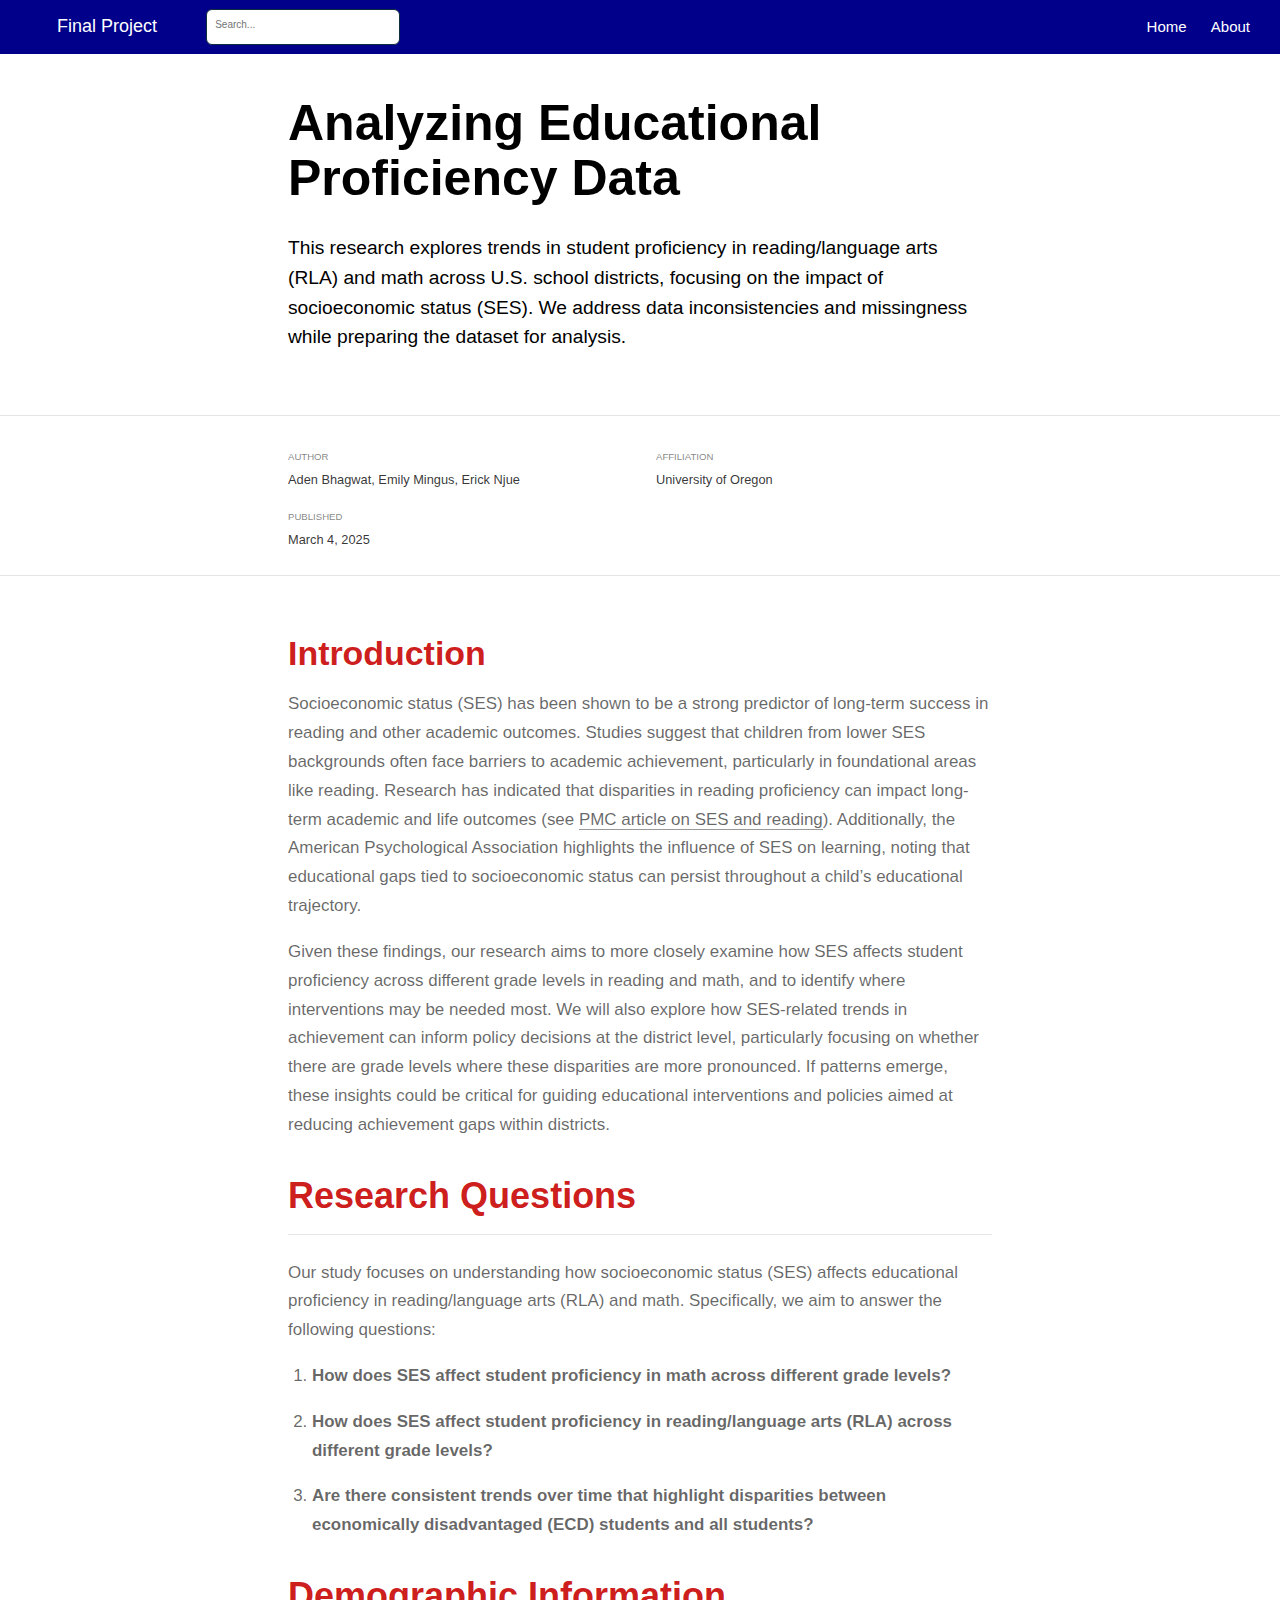
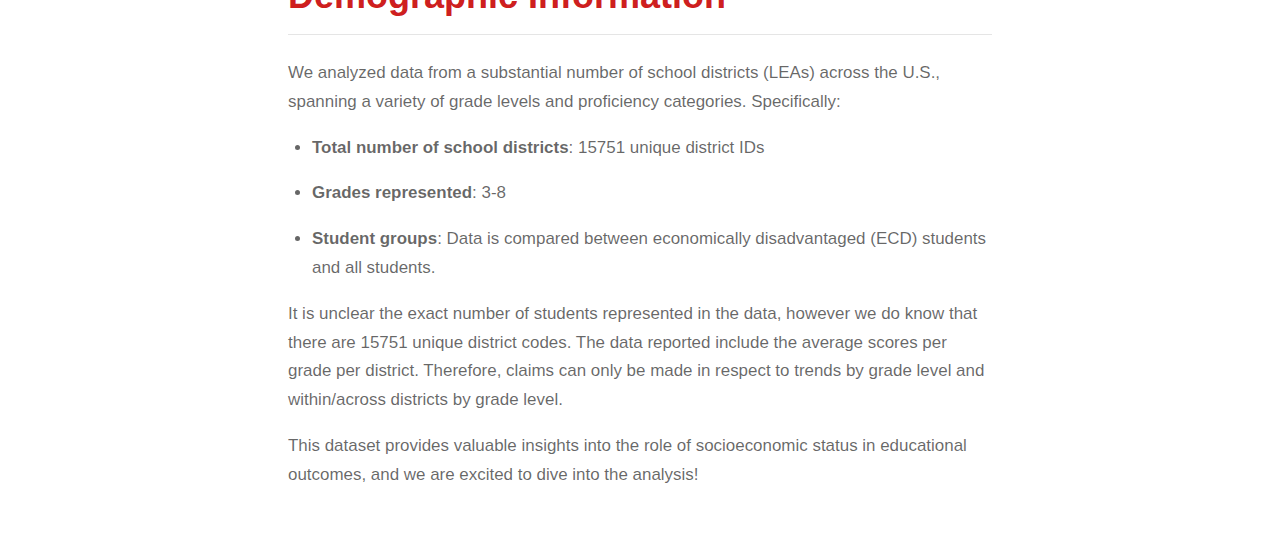
<file: docs/posts/welcome/index.html>
<!DOCTYPE html>

<html xmlns="http://www.w3.org/1999/xhtml" lang="" xml:lang="">

<head>
  <meta charset="utf-8"/>
  <meta name="viewport" content="width=device-width, initial-scale=1"/>
  <meta http-equiv="X-UA-Compatible" content="IE=Edge,chrome=1"/>
  <meta name="generator" content="distill" />

  <style type="text/css">
  /* Hide doc at startup (prevent jankiness while JS renders/transforms) */
  body {
    visibility: hidden;
  }
  </style>

 <!--radix_placeholder_import_source-->
 <!--/radix_placeholder_import_source-->

<style type="text/css">code{white-space: pre;}</style>
<style type="text/css" data-origin="pandoc">
pre > code.sourceCode { white-space: pre; position: relative; }
pre > code.sourceCode > span { line-height: 1.25; }
pre > code.sourceCode > span:empty { height: 1.2em; }
.sourceCode { overflow: visible; }
code.sourceCode > span { color: inherit; text-decoration: inherit; }
div.sourceCode { margin: 1em 0; }
pre.sourceCode { margin: 0; }
@media screen {
div.sourceCode { overflow: auto; }
}
@media print {
pre > code.sourceCode { white-space: pre-wrap; }
pre > code.sourceCode > span { display: inline-block; text-indent: -5em; padding-left: 5em; }
}
pre.numberSource code
  { counter-reset: source-line 0; }
pre.numberSource code > span
  { position: relative; left: -4em; counter-increment: source-line; }
pre.numberSource code > span > a:first-child::before
  { content: counter(source-line);
    position: relative; left: -1em; text-align: right; vertical-align: baseline;
    border: none; display: inline-block;
    -webkit-touch-callout: none; -webkit-user-select: none;
    -khtml-user-select: none; -moz-user-select: none;
    -ms-user-select: none; user-select: none;
    padding: 0 4px; width: 4em;
    color: #aaaaaa;
  }
pre.numberSource { margin-left: 3em; border-left: 1px solid #aaaaaa;  padding-left: 4px; }
div.sourceCode
  { color: #00769e; background-color: #f1f3f5; }
@media screen {
pre > code.sourceCode > span > a:first-child::before { text-decoration: underline; }
}
code span { color: #00769e; } /* Normal */
code span.al { color: #ad0000; } /* Alert */
code span.an { color: #5e5e5e; } /* Annotation */
code span.at { color: #657422; } /* Attribute */
code span.bn { color: #ad0000; } /* BaseN */
code span.bu { } /* BuiltIn */
code span.cf { color: #00769e; } /* ControlFlow */
code span.ch { color: #20794d; } /* Char */
code span.cn { color: #8f5902; } /* Constant */
code span.co { color: #5e5e5e; } /* Comment */
code span.cv { color: #5e5e5e; font-style: italic; } /* CommentVar */
code span.do { color: #5e5e5e; font-style: italic; } /* Documentation */
code span.dt { color: #ad0000; } /* DataType */
code span.dv { color: #ad0000; } /* DecVal */
code span.er { color: #ad0000; } /* Error */
code span.ex { } /* Extension */
code span.fl { color: #ad0000; } /* Float */
code span.fu { color: #4758ab; } /* Function */
code span.im { } /* Import */
code span.in { color: #5e5e5e; } /* Information */
code span.kw { color: #00769e; } /* Keyword */
code span.op { color: #5e5e5e; } /* Operator */
code span.ot { color: #00769e; } /* Other */
code span.pp { color: #ad0000; } /* Preprocessor */
code span.sc { color: #5e5e5e; } /* SpecialChar */
code span.ss { color: #20794d; } /* SpecialString */
code span.st { color: #20794d; } /* String */
code span.va { color: #111111; } /* Variable */
code span.vs { color: #20794d; } /* VerbatimString */
code span.wa { color: #5e5e5e; font-style: italic; } /* Warning */
</style>


  <!--radix_placeholder_meta_tags-->
<title>Final Project: Analyzing Educational Proficiency Data</title>

<meta property="description" itemprop="description" content="This research explores trends in student proficiency in &#10;reading/language arts (RLA) and math across U.S. school districts, &#10;focusing on the impact of socioeconomic status (SES). &#10;We address data inconsistencies and missingness while &#10;preparing the dataset for analysis."/>


<!--  https://schema.org/Article -->
<meta property="article:published" itemprop="datePublished" content="2025-03-04"/>
<meta property="article:created" itemprop="dateCreated" content="2025-03-04"/>
<meta name="article:author" content="Aden Bhagwat, Emily Mingus, Erick Njue"/>

<!--  https://developers.facebook.com/docs/sharing/webmasters#markup -->
<meta property="og:title" content="Final Project: Analyzing Educational Proficiency Data"/>
<meta property="og:type" content="article"/>
<meta property="og:description" content="This research explores trends in student proficiency in &#10;reading/language arts (RLA) and math across U.S. school districts, &#10;focusing on the impact of socioeconomic status (SES). &#10;We address data inconsistencies and missingness while &#10;preparing the dataset for analysis."/>
<meta property="og:locale" content="en_US"/>
<meta property="og:site_name" content="Final Project"/>

<!--  https://dev.twitter.com/cards/types/summary -->
<meta property="twitter:card" content="summary"/>
<meta property="twitter:title" content="Final Project: Analyzing Educational Proficiency Data"/>
<meta property="twitter:description" content="This research explores trends in student proficiency in &#10;reading/language arts (RLA) and math across U.S. school districts, &#10;focusing on the impact of socioeconomic status (SES). &#10;We address data inconsistencies and missingness while &#10;preparing the dataset for analysis."/>

<!--/radix_placeholder_meta_tags-->
  <!--radix_placeholder_rmarkdown_metadata-->

<script type="text/json" id="radix-rmarkdown-metadata">
{"type":"list","attributes":{"names":{"type":"character","attributes":{},"value":["title","description","author","date","output"]}},"value":[{"type":"character","attributes":{},"value":["Analyzing Educational Proficiency Data"]},{"type":"character","attributes":{},"value":["This research explores trends in student proficiency in \nreading/language arts (RLA) and math across U.S. school districts, \nfocusing on the impact of socioeconomic status (SES). \nWe address data inconsistencies and missingness while \npreparing the dataset for analysis."]},{"type":"list","attributes":{},"value":[{"type":"list","attributes":{"names":{"type":"character","attributes":{},"value":["name","url","affiliation"]}},"value":[{"type":"character","attributes":{},"value":["Aden Bhagwat, Emily Mingus, Erick Njue"]},{"type":"character","attributes":{},"value":["https://adenb0220.github.io/EDLD_652_Final/"]},{"type":"character","attributes":{},"value":["University of Oregon"]}]}]},{"type":"character","attributes":{},"value":["03-04-2025"]},{"type":"list","attributes":{"names":{"type":"character","attributes":{},"value":["distill::distill_article"]}},"value":[{"type":"list","attributes":{"names":{"type":"character","attributes":{},"value":["self_contained"]}},"value":[{"type":"logical","attributes":{},"value":[false]}]}]}]}
</script>
<!--/radix_placeholder_rmarkdown_metadata-->
  
  <script type="text/json" id="radix-resource-manifest">
  {"type":"character","attributes":{},"value":["welcome_files/anchor-4.2.2/anchor.min.js","welcome_files/bowser-1.9.3/bowser.min.js","welcome_files/distill-2.2.21/template.v2.js","welcome_files/header-attrs-2.28/header-attrs.js","welcome_files/header-attrs-2.29/header-attrs.js","welcome_files/jquery-3.6.0/jquery-3.6.0.js","welcome_files/jquery-3.6.0/jquery-3.6.0.min.js","welcome_files/jquery-3.6.0/jquery-3.6.0.min.map","welcome_files/popper-2.6.0/popper.min.js","welcome_files/tippy-6.2.7/tippy-bundle.umd.min.js","welcome_files/tippy-6.2.7/tippy-light-border.css","welcome_files/tippy-6.2.7/tippy.css","welcome_files/tippy-6.2.7/tippy.umd.min.js","welcome_files/webcomponents-2.0.0/webcomponents.js"]}
  </script>
  <!--radix_placeholder_navigation_in_header-->
<meta name="distill:offset" content="../.."/>

<script type="application/javascript">

  window.headroom_prevent_pin = false;

  window.document.addEventListener("DOMContentLoaded", function (event) {

    // initialize headroom for banner
    var header = $('header').get(0);
    var headerHeight = header.offsetHeight;
    var headroom = new Headroom(header, {
      tolerance: 5,
      onPin : function() {
        if (window.headroom_prevent_pin) {
          window.headroom_prevent_pin = false;
          headroom.unpin();
        }
      }
    });
    headroom.init();
    if(window.location.hash)
      headroom.unpin();
    $(header).addClass('headroom--transition');

    // offset scroll location for banner on hash change
    // (see: https://github.com/WickyNilliams/headroom.js/issues/38)
    window.addEventListener("hashchange", function(event) {
      window.scrollTo(0, window.pageYOffset - (headerHeight + 25));
    });

    // responsive menu
    $('.distill-site-header').each(function(i, val) {
      var topnav = $(this);
      var toggle = topnav.find('.nav-toggle');
      toggle.on('click', function() {
        topnav.toggleClass('responsive');
      });
    });

    // nav dropdowns
    $('.nav-dropbtn').click(function(e) {
      $(this).next('.nav-dropdown-content').toggleClass('nav-dropdown-active');
      $(this).parent().siblings('.nav-dropdown')
         .children('.nav-dropdown-content').removeClass('nav-dropdown-active');
    });
    $("body").click(function(e){
      $('.nav-dropdown-content').removeClass('nav-dropdown-active');
    });
    $(".nav-dropdown").click(function(e){
      e.stopPropagation();
    });
  });
</script>

<style type="text/css">

/* Theme (user-documented overrideables for nav appearance) */

.distill-site-nav {
  color: rgba(255, 255, 255, 0.8);
  background-color: #0F2E3D;
  font-size: 15px;
  font-weight: 300;
}

.distill-site-nav a {
  color: inherit;
  text-decoration: none;
}

.distill-site-nav a:hover {
  color: white;
}

@media print {
  .distill-site-nav {
    display: none;
  }
}

.distill-site-header {

}

.distill-site-footer {

}


/* Site Header */

.distill-site-header {
  width: 100%;
  box-sizing: border-box;
  z-index: 3;
}

.distill-site-header .nav-left {
  display: inline-block;
  margin-left: 8px;
}

@media screen and (max-width: 768px) {
  .distill-site-header .nav-left {
    margin-left: 0;
  }
}


.distill-site-header .nav-right {
  float: right;
  margin-right: 8px;
}

.distill-site-header a,
.distill-site-header .title {
  display: inline-block;
  text-align: center;
  padding: 14px 10px 14px 10px;
}

.distill-site-header .title {
  font-size: 18px;
  min-width: 150px;
}

.distill-site-header .logo {
  padding: 0;
}

.distill-site-header .logo img {
  display: none;
  max-height: 20px;
  width: auto;
  margin-bottom: -4px;
}

.distill-site-header .nav-image img {
  max-height: 18px;
  width: auto;
  display: inline-block;
  margin-bottom: -3px;
}



@media screen and (min-width: 1000px) {
  .distill-site-header .logo img {
    display: inline-block;
  }
  .distill-site-header .nav-left {
    margin-left: 20px;
  }
  .distill-site-header .nav-right {
    margin-right: 20px;
  }
  .distill-site-header .title {
    padding-left: 12px;
  }
}


.distill-site-header .nav-toggle {
  display: none;
}

.nav-dropdown {
  display: inline-block;
  position: relative;
}

.nav-dropdown .nav-dropbtn {
  border: none;
  outline: none;
  color: rgba(255, 255, 255, 0.8);
  padding: 16px 10px;
  background-color: transparent;
  font-family: inherit;
  font-size: inherit;
  font-weight: inherit;
  margin: 0;
  margin-top: 1px;
  z-index: 2;
}

.nav-dropdown-content {
  display: none;
  position: absolute;
  background-color: white;
  min-width: 200px;
  border: 1px solid rgba(0,0,0,0.15);
  border-radius: 4px;
  box-shadow: 0px 8px 16px 0px rgba(0,0,0,0.1);
  z-index: 1;
  margin-top: 2px;
  white-space: nowrap;
  padding-top: 4px;
  padding-bottom: 4px;
}

.nav-dropdown-content hr {
  margin-top: 4px;
  margin-bottom: 4px;
  border: none;
  border-bottom: 1px solid rgba(0, 0, 0, 0.1);
}

.nav-dropdown-active {
  display: block;
}

.nav-dropdown-content a, .nav-dropdown-content .nav-dropdown-header {
  color: black;
  padding: 6px 24px;
  text-decoration: none;
  display: block;
  text-align: left;
}

.nav-dropdown-content .nav-dropdown-header {
  display: block;
  padding: 5px 24px;
  padding-bottom: 0;
  text-transform: uppercase;
  font-size: 14px;
  color: #999999;
  white-space: nowrap;
}

.nav-dropdown:hover .nav-dropbtn {
  color: white;
}

.nav-dropdown-content a:hover {
  background-color: #ddd;
  color: black;
}

.nav-right .nav-dropdown-content {
  margin-left: -45%;
  right: 0;
}

@media screen and (max-width: 768px) {
  .distill-site-header a, .distill-site-header .nav-dropdown  {display: none;}
  .distill-site-header a.nav-toggle {
    float: right;
    display: block;
  }
  .distill-site-header .title {
    margin-left: 0;
  }
  .distill-site-header .nav-right {
    margin-right: 0;
  }
  .distill-site-header {
    overflow: hidden;
  }
  .nav-right .nav-dropdown-content {
    margin-left: 0;
  }
}


@media screen and (max-width: 768px) {
  .distill-site-header.responsive {position: relative; min-height: 500px; }
  .distill-site-header.responsive a.nav-toggle {
    position: absolute;
    right: 0;
    top: 0;
  }
  .distill-site-header.responsive a,
  .distill-site-header.responsive .nav-dropdown {
    display: block;
    text-align: left;
  }
  .distill-site-header.responsive .nav-left,
  .distill-site-header.responsive .nav-right {
    width: 100%;
  }
  .distill-site-header.responsive .nav-dropdown {float: none;}
  .distill-site-header.responsive .nav-dropdown-content {position: relative;}
  .distill-site-header.responsive .nav-dropdown .nav-dropbtn {
    display: block;
    width: 100%;
    text-align: left;
  }
}

/* Site Footer */

.distill-site-footer {
  width: 100%;
  overflow: hidden;
  box-sizing: border-box;
  z-index: 3;
  margin-top: 30px;
  padding-top: 30px;
  padding-bottom: 30px;
  text-align: center;
}

/* Headroom */

d-title {
  padding-top: 6rem;
}

@media print {
  d-title {
    padding-top: 4rem;
  }
}

.headroom {
  z-index: 1000;
  position: fixed;
  top: 0;
  left: 0;
  right: 0;
}

.headroom--transition {
  transition: all .4s ease-in-out;
}

.headroom--unpinned {
  top: -100px;
}

.headroom--pinned {
  top: 0;
}

/* adjust viewport for navbar height */
/* helps vertically center bootstrap (non-distill) content */
.min-vh-100 {
  min-height: calc(100vh - 100px) !important;
}

</style>

<script src="../../site_libs/jquery-3.6.0/jquery-3.6.0.min.js"></script>
<link href="../../site_libs/font-awesome-6.5.2/css/all.min.css" rel="stylesheet"/>
<link href="../../site_libs/font-awesome-6.5.2/css/v4-shims.min.css" rel="stylesheet"/>
<script src="../../site_libs/headroom-0.9.4/headroom.min.js"></script>
<script src="../../site_libs/autocomplete-0.37.1/autocomplete.min.js"></script>
<script src="../../site_libs/fuse-6.4.1/fuse.min.js"></script>

<script type="application/javascript">

function getMeta(metaName) {
  var metas = document.getElementsByTagName('meta');
  for (let i = 0; i < metas.length; i++) {
    if (metas[i].getAttribute('name') === metaName) {
      return metas[i].getAttribute('content');
    }
  }
  return '';
}

function offsetURL(url) {
  var offset = getMeta('distill:offset');
  return offset ? offset + '/' + url : url;
}

function createFuseIndex() {

  // create fuse index
  var options = {
    keys: [
      { name: 'title', weight: 20 },
      { name: 'categories', weight: 15 },
      { name: 'description', weight: 10 },
      { name: 'contents', weight: 5 },
    ],
    ignoreLocation: true,
    threshold: 0
  };
  var fuse = new window.Fuse([], options);

  // fetch the main search.json
  return fetch(offsetURL('search.json'))
    .then(function(response) {
      if (response.status == 200) {
        return response.json().then(function(json) {
          // index main articles
          json.articles.forEach(function(article) {
            fuse.add(article);
          });
          // download collections and index their articles
          return Promise.all(json.collections.map(function(collection) {
            return fetch(offsetURL(collection)).then(function(response) {
              if (response.status === 200) {
                return response.json().then(function(articles) {
                  articles.forEach(function(article) {
                    fuse.add(article);
                  });
                })
              } else {
                return Promise.reject(
                  new Error('Unexpected status from search index request: ' +
                            response.status)
                );
              }
            });
          })).then(function() {
            return fuse;
          });
        });

      } else {
        return Promise.reject(
          new Error('Unexpected status from search index request: ' +
                      response.status)
        );
      }
    });
}

window.document.addEventListener("DOMContentLoaded", function (event) {

  // get search element (bail if we don't have one)
  var searchEl = window.document.getElementById('distill-search');
  if (!searchEl)
    return;

  createFuseIndex()
    .then(function(fuse) {

      // make search box visible
      searchEl.classList.remove('hidden');

      // initialize autocomplete
      var options = {
        autoselect: true,
        hint: false,
        minLength: 2,
      };
      window.autocomplete(searchEl, options, [{
        source: function(query, callback) {
          const searchOptions = {
            isCaseSensitive: false,
            shouldSort: true,
            minMatchCharLength: 2,
            limit: 10,
          };
          var results = fuse.search(query, searchOptions);
          callback(results
            .map(function(result) { return result.item; })
          );
        },
        templates: {
          suggestion: function(suggestion) {
            var img = suggestion.preview && Object.keys(suggestion.preview).length > 0
              ? `<img src="${offsetURL(suggestion.preview)}"</img>`
              : '';
            var html = `
              <div class="search-item">
                <h3>${suggestion.title}</h3>
                <div class="search-item-description">
                  ${suggestion.description || ''}
                </div>
                <div class="search-item-preview">
                  ${img}
                </div>
              </div>
            `;
            return html;
          }
        }
      }]).on('autocomplete:selected', function(event, suggestion) {
        window.location.href = offsetURL(suggestion.path);
      });
      // remove inline display style on autocompleter (we want to
      // manage responsive display via css)
      $('.algolia-autocomplete').css("display", "");
    })
    .catch(function(error) {
      console.log(error);
    });

});

</script>

<style type="text/css">

.nav-search {
  font-size: x-small;
}

/* Algolioa Autocomplete */

.algolia-autocomplete {
  display: inline-block;
  margin-left: 10px;
  vertical-align: sub;
  background-color: white;
  color: black;
  padding: 6px;
  padding-top: 8px;
  padding-bottom: 0;
  border-radius: 6px;
  border: 1px #0F2E3D solid;
  width: 180px;
}


@media screen and (max-width: 768px) {
  .distill-site-nav .algolia-autocomplete {
    display: none;
    visibility: hidden;
  }
  .distill-site-nav.responsive .algolia-autocomplete {
    display: inline-block;
    visibility: visible;
  }
  .distill-site-nav.responsive .algolia-autocomplete .aa-dropdown-menu {
    margin-left: 0;
    width: 400px;
    max-height: 400px;
  }
}

.algolia-autocomplete .aa-input, .algolia-autocomplete .aa-hint {
  width: 90%;
  outline: none;
  border: none;
}

.algolia-autocomplete .aa-hint {
  color: #999;
}
.algolia-autocomplete .aa-dropdown-menu {
  width: 550px;
  max-height: 70vh;
  overflow-x: visible;
  overflow-y: scroll;
  padding: 5px;
  margin-top: 3px;
  margin-left: -150px;
  background-color: #fff;
  border-radius: 5px;
  border: 1px solid #999;
  border-top: none;
}

.algolia-autocomplete .aa-dropdown-menu .aa-suggestion {
  cursor: pointer;
  padding: 5px 4px;
  border-bottom: 1px solid #eee;
}

.algolia-autocomplete .aa-dropdown-menu .aa-suggestion:last-of-type {
  border-bottom: none;
  margin-bottom: 2px;
}

.algolia-autocomplete .aa-dropdown-menu .aa-suggestion .search-item {
  overflow: hidden;
  font-size: 0.8em;
  line-height: 1.4em;
}

.algolia-autocomplete .aa-dropdown-menu .aa-suggestion .search-item h3 {
  font-size: 1rem;
  margin-block-start: 0;
  margin-block-end: 5px;
}

.algolia-autocomplete .aa-dropdown-menu .aa-suggestion .search-item-description {
  display: inline-block;
  overflow: hidden;
  height: 2.8em;
  width: 80%;
  margin-right: 4%;
}

.algolia-autocomplete .aa-dropdown-menu .aa-suggestion .search-item-preview {
  display: inline-block;
  width: 15%;
}

.algolia-autocomplete .aa-dropdown-menu .aa-suggestion .search-item-preview img {
  height: 3em;
  width: auto;
  display: none;
}

.algolia-autocomplete .aa-dropdown-menu .aa-suggestion .search-item-preview img[src] {
  display: initial;
}

.algolia-autocomplete .aa-dropdown-menu .aa-suggestion.aa-cursor {
  background-color: #eee;
}
.algolia-autocomplete .aa-dropdown-menu .aa-suggestion em {
  font-weight: bold;
  font-style: normal;
}

</style>


<!--/radix_placeholder_navigation_in_header-->
  <!--radix_placeholder_distill-->

<style type="text/css">

body {
  background-color: white;
}

.pandoc-table {
  width: 100%;
}

.pandoc-table>caption {
  margin-bottom: 10px;
}

.pandoc-table th:not([align]) {
  text-align: left;
}

.pagedtable-footer {
  font-size: 15px;
}

d-byline .byline {
  grid-template-columns: 2fr 2fr;
}

d-byline .byline h3 {
  margin-block-start: 1.5em;
}

d-byline .byline .authors-affiliations h3 {
  margin-block-start: 0.5em;
}

.authors-affiliations .orcid-id {
  width: 16px;
  height:16px;
  margin-left: 4px;
  margin-right: 4px;
  vertical-align: middle;
  padding-bottom: 2px;
}

d-title .dt-tags {
  margin-top: 1em;
  grid-column: text;
}

.dt-tags .dt-tag {
  text-decoration: none;
  display: inline-block;
  color: rgba(0,0,0,0.6);
  padding: 0em 0.4em;
  margin-right: 0.5em;
  margin-bottom: 0.4em;
  font-size: 70%;
  border: 1px solid rgba(0,0,0,0.2);
  border-radius: 3px;
  text-transform: uppercase;
  font-weight: 500;
}

d-article table.gt_table td,
d-article table.gt_table th {
  border-bottom: none;
  font-size: 100%;
}

.html-widget {
  margin-bottom: 2.0em;
}

.l-screen-inset {
  padding-right: 16px;
}

.l-screen .caption {
  margin-left: 10px;
}

.shaded {
  background: rgb(247, 247, 247);
  padding-top: 20px;
  padding-bottom: 20px;
  border-top: 1px solid rgba(0, 0, 0, 0.1);
  border-bottom: 1px solid rgba(0, 0, 0, 0.1);
}

.shaded .html-widget {
  margin-bottom: 0;
  border: 1px solid rgba(0, 0, 0, 0.1);
}

.shaded .shaded-content {
  background: white;
}

.text-output {
  margin-top: 0;
  line-height: 1.5em;
}

.hidden {
  display: none !important;
}

hr.section-separator {
  border: none;
  border-top: 1px solid rgba(0, 0, 0, 0.1);
  margin: 0px;
}


d-byline {
  border-top: none;
}

d-article {
  padding-top: 2.5rem;
  padding-bottom: 30px;
  border-top: none;
}

d-appendix {
  padding-top: 30px;
}

d-article>p>img {
  width: 100%;
}

d-article h2 {
  margin: 1rem 0 1.5rem 0;
}

d-article h3 {
  margin-top: 1.5rem;
}

d-article iframe {
  border: 1px solid rgba(0, 0, 0, 0.1);
  margin-bottom: 2.0em;
  width: 100%;
}

/* Tweak code blocks */

d-article div.sourceCode code,
d-article pre code {
  font-family: Consolas, Monaco, 'Andale Mono', 'Ubuntu Mono', monospace;
}

d-article pre,
d-article div.sourceCode,
d-article div.sourceCode pre {
  overflow: auto;
}

d-article div.sourceCode {
  background-color: white;
}

d-article div.sourceCode pre {
  padding-left: 10px;
  font-size: 12px;
  border-left: 2px solid rgba(0,0,0,0.1);
}

d-article pre {
  font-size: 12px;
  color: black;
  background: none;
  margin-top: 0;
  text-align: left;
  white-space: pre;
  word-spacing: normal;
  word-break: normal;
  word-wrap: normal;
  line-height: 1.5;

  -moz-tab-size: 4;
  -o-tab-size: 4;
  tab-size: 4;

  -webkit-hyphens: none;
  -moz-hyphens: none;
  -ms-hyphens: none;
  hyphens: none;
}

d-article pre a {
  border-bottom: none;
}

d-article pre a:hover {
  border-bottom: none;
  text-decoration: underline;
}

d-article details {
  grid-column: text;
  margin-bottom: 0.8em;
}

@media(min-width: 768px) {

d-article pre,
d-article div.sourceCode,
d-article div.sourceCode pre {
  overflow: visible !important;
}

d-article div.sourceCode pre {
  padding-left: 18px;
  font-size: 14px;
}

/* tweak for Pandoc numbered line within distill */
d-article pre.numberSource code > span {
    left: -2em;
}

d-article pre {
  font-size: 14px;
}

}

figure img.external {
  background: white;
  border: 1px solid rgba(0, 0, 0, 0.1);
  box-shadow: 0 1px 8px rgba(0, 0, 0, 0.1);
  padding: 18px;
  box-sizing: border-box;
}

/* CSS for d-contents */

.d-contents {
  grid-column: text;
  color: rgba(0,0,0,0.8);
  font-size: 0.9em;
  padding-bottom: 1em;
  margin-bottom: 1em;
  padding-bottom: 0.5em;
  margin-bottom: 1em;
  padding-left: 0.25em;
  justify-self: start;
}

@media(min-width: 1000px) {
  .d-contents.d-contents-float {
    height: 0;
    grid-column-start: 1;
    grid-column-end: 4;
    justify-self: center;
    padding-right: 3em;
    padding-left: 2em;
  }
}

.d-contents nav h3 {
  font-size: 18px;
  margin-top: 0;
  margin-bottom: 1em;
}

.d-contents li {
  list-style-type: none
}

.d-contents nav > ul {
  padding-left: 0;
}

.d-contents ul {
  padding-left: 1em
}

.d-contents nav ul li {
  margin-top: 0.6em;
  margin-bottom: 0.2em;
}

.d-contents nav a {
  font-size: 13px;
  border-bottom: none;
  text-decoration: none
  color: rgba(0, 0, 0, 0.8);
}

.d-contents nav a:hover {
  text-decoration: underline solid rgba(0, 0, 0, 0.6)
}

.d-contents nav > ul > li > a {
  font-weight: 600;
}

.d-contents nav > ul > li > ul {
  font-weight: inherit;
}

.d-contents nav > ul > li > ul > li {
  margin-top: 0.2em;
}


.d-contents nav ul {
  margin-top: 0;
  margin-bottom: 0.25em;
}

.d-article-with-toc h2:nth-child(2) {
  margin-top: 0;
}


/* Figure */

.figure {
  position: relative;
  margin-bottom: 2.5em;
  margin-top: 1.5em;
}

.figure .caption {
  color: rgba(0, 0, 0, 0.6);
  font-size: 12px;
  line-height: 1.5em;
}

.figure img.external {
  background: white;
  border: 1px solid rgba(0, 0, 0, 0.1);
  box-shadow: 0 1px 8px rgba(0, 0, 0, 0.1);
  padding: 18px;
  box-sizing: border-box;
}

.figure .caption a {
  color: rgba(0, 0, 0, 0.6);
}

.figure .caption b,
.figure .caption strong, {
  font-weight: 600;
  color: rgba(0, 0, 0, 1.0);
}

/* Citations */

d-article .citation {
  color: inherit;
  cursor: inherit;
}

div.hanging-indent{
  margin-left: 1em; text-indent: -1em;
}

/* Citation hover box */

.tippy-box[data-theme~=light-border] {
  background-color: rgba(250, 250, 250, 0.95);
}

.tippy-content > p {
  margin-bottom: 0;
  padding: 2px;
}


/* Tweak 1000px media break to show more text */

@media(min-width: 1000px) {
  .base-grid,
  distill-header,
  d-title,
  d-abstract,
  d-article,
  d-appendix,
  distill-appendix,
  d-byline,
  d-footnote-list,
  d-citation-list,
  distill-footer {
    grid-template-columns: [screen-start] 1fr [page-start kicker-start] 80px [middle-start] 50px [text-start kicker-end] 65px 65px 65px 65px 65px 65px 65px 65px [text-end gutter-start] 65px [middle-end] 65px [page-end gutter-end] 1fr [screen-end];
    grid-column-gap: 16px;
  }

  .grid {
    grid-column-gap: 16px;
  }

  d-article {
    font-size: 1.06rem;
    line-height: 1.7em;
  }
  figure .caption, .figure .caption, figure figcaption {
    font-size: 13px;
  }
}

@media(min-width: 1180px) {
  .base-grid,
  distill-header,
  d-title,
  d-abstract,
  d-article,
  d-appendix,
  distill-appendix,
  d-byline,
  d-footnote-list,
  d-citation-list,
  distill-footer {
    grid-template-columns: [screen-start] 1fr [page-start kicker-start] 60px [middle-start] 60px [text-start kicker-end] 60px 60px 60px 60px 60px 60px 60px 60px [text-end gutter-start] 60px [middle-end] 60px [page-end gutter-end] 1fr [screen-end];
    grid-column-gap: 32px;
  }

  .grid {
    grid-column-gap: 32px;
  }
}


/* Get the citation styles for the appendix (not auto-injected on render since
   we do our own rendering of the citation appendix) */

d-appendix .citation-appendix,
.d-appendix .citation-appendix {
  font-size: 11px;
  line-height: 15px;
  border-left: 1px solid rgba(0, 0, 0, 0.1);
  padding-left: 18px;
  border: 1px solid rgba(0,0,0,0.1);
  background: rgba(0, 0, 0, 0.02);
  padding: 10px 18px;
  border-radius: 3px;
  color: rgba(150, 150, 150, 1);
  overflow: hidden;
  margin-top: -12px;
  white-space: pre-wrap;
  word-wrap: break-word;
}

/* Include appendix styles here so they can be overridden */

d-appendix {
  contain: layout style;
  font-size: 0.8em;
  line-height: 1.7em;
  margin-top: 60px;
  margin-bottom: 0;
  border-top: 1px solid rgba(0, 0, 0, 0.1);
  color: rgba(0,0,0,0.5);
  padding-top: 60px;
  padding-bottom: 48px;
}

d-appendix h3 {
  grid-column: page-start / text-start;
  font-size: 15px;
  font-weight: 500;
  margin-top: 1em;
  margin-bottom: 0;
  color: rgba(0,0,0,0.65);
}

d-appendix h3 + * {
  margin-top: 1em;
}

d-appendix ol {
  padding: 0 0 0 15px;
}

@media (min-width: 768px) {
  d-appendix ol {
    padding: 0 0 0 30px;
    margin-left: -30px;
  }
}

d-appendix li {
  margin-bottom: 1em;
}

d-appendix a {
  color: rgba(0, 0, 0, 0.6);
}

d-appendix > * {
  grid-column: text;
}

d-appendix > d-footnote-list,
d-appendix > d-citation-list,
d-appendix > distill-appendix {
  grid-column: screen;
}

/* Include footnote styles here so they can be overridden */

d-footnote-list {
  contain: layout style;
}

d-footnote-list > * {
  grid-column: text;
}

d-footnote-list a.footnote-backlink {
  color: rgba(0,0,0,0.3);
  padding-left: 0.5em;
}



/* Anchor.js */

.anchorjs-link {
  /*transition: all .25s linear; */
  text-decoration: none;
  border-bottom: none;
}
*:hover > .anchorjs-link {
  margin-left: -1.125em !important;
  text-decoration: none;
  border-bottom: none;
}

/* Social footer */

.social_footer {
  margin-top: 30px;
  margin-bottom: 0;
  color: rgba(0,0,0,0.67);
}

.disqus-comments {
  margin-right: 30px;
}

.disqus-comment-count {
  border-bottom: 1px solid rgba(0, 0, 0, 0.4);
  cursor: pointer;
}

#disqus_thread {
  margin-top: 30px;
}

.article-sharing a {
  border-bottom: none;
  margin-right: 8px;
}

.article-sharing a:hover {
  border-bottom: none;
}

.sidebar-section.subscribe {
  font-size: 12px;
  line-height: 1.6em;
}

.subscribe p {
  margin-bottom: 0.5em;
}


.article-footer .subscribe {
  font-size: 15px;
  margin-top: 45px;
}


.sidebar-section.custom {
  font-size: 12px;
  line-height: 1.6em;
}

.custom p {
  margin-bottom: 0.5em;
}

/* Styles for listing layout (hide title) */
.layout-listing d-title, .layout-listing .d-title {
  display: none;
}

/* Styles for posts lists (not auto-injected) */


.posts-with-sidebar {
  padding-left: 45px;
  padding-right: 45px;
}

.posts-list .description h2,
.posts-list .description p {
  font-family: -apple-system, BlinkMacSystemFont, "Segoe UI", Roboto, Oxygen, Ubuntu, Cantarell, "Fira Sans", "Droid Sans", "Helvetica Neue", Arial, sans-serif;
}

.posts-list .description h2 {
  font-weight: 700;
  border-bottom: none;
  padding-bottom: 0;
}

.posts-list h2.post-tag {
  border-bottom: 1px solid rgba(0, 0, 0, 0.2);
  padding-bottom: 12px;
}
.posts-list {
  margin-top: 60px;
  margin-bottom: 24px;
}

.posts-list .post-preview {
  text-decoration: none;
  overflow: hidden;
  display: block;
  border-bottom: 1px solid rgba(0, 0, 0, 0.1);
  padding: 24px 0;
}

.post-preview-last {
  border-bottom: none !important;
}

.posts-list .posts-list-caption {
  grid-column: screen;
  font-weight: 400;
}

.posts-list .post-preview h2 {
  margin: 0 0 6px 0;
  line-height: 1.2em;
  font-style: normal;
  font-size: 24px;
}

.posts-list .post-preview p {
  margin: 0 0 12px 0;
  line-height: 1.4em;
  font-size: 16px;
}

.posts-list .post-preview .thumbnail {
  box-sizing: border-box;
  margin-bottom: 24px;
  position: relative;
  max-width: 500px;
}
.posts-list .post-preview img {
  width: 100%;
  display: block;
}

.posts-list .metadata {
  font-size: 12px;
  line-height: 1.4em;
  margin-bottom: 18px;
}

.posts-list .metadata > * {
  display: inline-block;
}

.posts-list .metadata .publishedDate {
  margin-right: 2em;
}

.posts-list .metadata .dt-authors {
  display: block;
  margin-top: 0.3em;
  margin-right: 2em;
}

.posts-list .dt-tags {
  display: block;
  line-height: 1em;
}

.posts-list .dt-tags .dt-tag {
  display: inline-block;
  color: rgba(0,0,0,0.6);
  padding: 0.3em 0.4em;
  margin-right: 0.2em;
  margin-bottom: 0.4em;
  font-size: 60%;
  border: 1px solid rgba(0,0,0,0.2);
  border-radius: 3px;
  text-transform: uppercase;
  font-weight: 500;
}

.posts-list img {
  opacity: 1;
}

.posts-list img[data-src] {
  opacity: 0;
}

.posts-more {
  clear: both;
}


.posts-sidebar {
  font-size: 16px;
}

.posts-sidebar h3 {
  font-size: 16px;
  margin-top: 0;
  margin-bottom: 0.5em;
  font-weight: 400;
  text-transform: uppercase;
}

.sidebar-section {
  margin-bottom: 30px;
}

.categories ul {
  list-style-type: none;
  margin: 0;
  padding: 0;
}

.categories li {
  color: rgba(0, 0, 0, 0.8);
  margin-bottom: 0;
}

.categories li>a {
  border-bottom: none;
}

.categories li>a:hover {
  border-bottom: 1px solid rgba(0, 0, 0, 0.4);
}

.categories .active {
  font-weight: 600;
}

.categories .category-count {
  color: rgba(0, 0, 0, 0.4);
}


@media(min-width: 768px) {
  .posts-list .post-preview h2 {
    font-size: 26px;
  }
  .posts-list .post-preview .thumbnail {
    float: right;
    width: 30%;
    margin-bottom: 0;
  }
  .posts-list .post-preview .description {
    float: left;
    width: 45%;
  }
  .posts-list .post-preview .metadata {
    float: left;
    width: 20%;
    margin-top: 8px;
  }
  .posts-list .post-preview p {
    margin: 0 0 12px 0;
    line-height: 1.5em;
    font-size: 16px;
  }
  .posts-with-sidebar .posts-list {
    float: left;
    width: 75%;
  }
  .posts-with-sidebar .posts-sidebar {
    float: right;
    width: 20%;
    margin-top: 60px;
    padding-top: 24px;
    padding-bottom: 24px;
  }
}


/* Improve display for browsers without grid (IE/Edge <= 15) */

.downlevel {
  line-height: 1.6em;
  font-family: -apple-system, BlinkMacSystemFont, "Segoe UI", Roboto, Oxygen, Ubuntu, Cantarell, "Fira Sans", "Droid Sans", "Helvetica Neue", Arial, sans-serif;
  margin: 0;
}

.downlevel .d-title {
  padding-top: 6rem;
  padding-bottom: 1.5rem;
}

.downlevel .d-title h1 {
  font-size: 50px;
  font-weight: 700;
  line-height: 1.1em;
  margin: 0 0 0.5rem;
}

.downlevel .d-title p {
  font-weight: 300;
  font-size: 1.2rem;
  line-height: 1.55em;
  margin-top: 0;
}

.downlevel .d-byline {
  padding-top: 0.8em;
  padding-bottom: 0.8em;
  font-size: 0.8rem;
  line-height: 1.8em;
}

.downlevel .section-separator {
  border: none;
  border-top: 1px solid rgba(0, 0, 0, 0.1);
}

.downlevel .d-article {
  font-size: 1.06rem;
  line-height: 1.7em;
  padding-top: 1rem;
  padding-bottom: 2rem;
}


.downlevel .d-appendix {
  padding-left: 0;
  padding-right: 0;
  max-width: none;
  font-size: 0.8em;
  line-height: 1.7em;
  margin-bottom: 0;
  color: rgba(0,0,0,0.5);
  padding-top: 40px;
  padding-bottom: 48px;
}

.downlevel .footnotes ol {
  padding-left: 13px;
}

.downlevel .base-grid,
.downlevel .distill-header,
.downlevel .d-title,
.downlevel .d-abstract,
.downlevel .d-article,
.downlevel .d-appendix,
.downlevel .distill-appendix,
.downlevel .d-byline,
.downlevel .d-footnote-list,
.downlevel .d-citation-list,
.downlevel .distill-footer,
.downlevel .appendix-bottom,
.downlevel .posts-container {
  padding-left: 40px;
  padding-right: 40px;
}

@media(min-width: 768px) {
  .downlevel .base-grid,
  .downlevel .distill-header,
  .downlevel .d-title,
  .downlevel .d-abstract,
  .downlevel .d-article,
  .downlevel .d-appendix,
  .downlevel .distill-appendix,
  .downlevel .d-byline,
  .downlevel .d-footnote-list,
  .downlevel .d-citation-list,
  .downlevel .distill-footer,
  .downlevel .appendix-bottom,
  .downlevel .posts-container {
  padding-left: 150px;
  padding-right: 150px;
  max-width: 900px;
}
}

.downlevel pre code {
  display: block;
  border-left: 2px solid rgba(0, 0, 0, .1);
  padding: 0 0 0 20px;
  font-size: 14px;
}

.downlevel code, .downlevel pre {
  color: black;
  background: none;
  font-family: Consolas, Monaco, 'Andale Mono', 'Ubuntu Mono', monospace;
  text-align: left;
  white-space: pre;
  word-spacing: normal;
  word-break: normal;
  word-wrap: normal;
  line-height: 1.5;

  -moz-tab-size: 4;
  -o-tab-size: 4;
  tab-size: 4;

  -webkit-hyphens: none;
  -moz-hyphens: none;
  -ms-hyphens: none;
  hyphens: none;
}

.downlevel .posts-list .post-preview {
  color: inherit;
}



</style>

<script type="application/javascript">

function is_downlevel_browser() {
  if (bowser.isUnsupportedBrowser({ msie: "12", msedge: "16"},
                                 window.navigator.userAgent)) {
    return true;
  } else {
    return window.load_distill_framework === undefined;
  }
}

// show body when load is complete
function on_load_complete() {

  // add anchors
  if (window.anchors) {
    window.anchors.options.placement = 'left';
    window.anchors.add('d-article > h2, d-article > h3, d-article > h4, d-article > h5');
  }


  // set body to visible
  document.body.style.visibility = 'visible';

  // force redraw for leaflet widgets
  if (window.HTMLWidgets) {
    var maps = window.HTMLWidgets.findAll(".leaflet");
    $.each(maps, function(i, el) {
      var map = this.getMap();
      map.invalidateSize();
      map.eachLayer(function(layer) {
        if (layer instanceof L.TileLayer)
          layer.redraw();
      });
    });
  }

  // trigger 'shown' so htmlwidgets resize
  $('d-article').trigger('shown');
}

function init_distill() {

  init_common();

  // create front matter
  var front_matter = $('<d-front-matter></d-front-matter>');
  $('#distill-front-matter').wrap(front_matter);

  // create d-title
  $('.d-title').changeElementType('d-title');

  // separator
  var separator = '<hr class="section-separator" style="clear: both"/>';
  // prepend separator above appendix
  $('.d-byline').before(separator);
  $('.d-article').before(separator);

  // create d-byline
  var byline = $('<d-byline></d-byline>');
  $('.d-byline').replaceWith(byline);

  // create d-article
  var article = $('<d-article></d-article>');
  $('.d-article').wrap(article).children().unwrap();

  // move posts container into article
  $('.posts-container').appendTo($('d-article'));

  // create d-appendix
  $('.d-appendix').changeElementType('d-appendix');

  // flag indicating that we have appendix items
  var appendix = $('.appendix-bottom').children('h3').length > 0;

  // replace footnotes with <d-footnote>
  $('.footnote-ref').each(function(i, val) {
    appendix = true;
    var href = $(this).attr('href');
    var id = href.replace('#', '');
    var fn = $('#' + id);
    var fn_p = $('#' + id + '>p');
    fn_p.find('.footnote-back').remove();
    var text = fn_p.html();
    var dtfn = $('<d-footnote></d-footnote>');
    dtfn.html(text);
    $(this).replaceWith(dtfn);
  });
  // remove footnotes
  $('.footnotes').remove();

  // move refs into #references-listing
  $('#references-listing').replaceWith($('#refs'));

  $('h1.appendix, h2.appendix').each(function(i, val) {
    $(this).changeElementType('h3');
  });
  $('h3.appendix').each(function(i, val) {
    var id = $(this).attr('id');
    $('.d-contents a[href="#' + id + '"]').parent().remove();
    appendix = true;
    $(this).nextUntil($('h1, h2, h3')).addBack().appendTo($('d-appendix'));
  });

  // show d-appendix if we have appendix content
  $("d-appendix").css('display', appendix ? 'grid' : 'none');

  // localize layout chunks to just output
  $('.layout-chunk').each(function(i, val) {

    // capture layout
    var layout = $(this).attr('data-layout');

    // apply layout to markdown level block elements
    var elements = $(this).children().not('details, div.sourceCode, pre, script');
    elements.each(function(i, el) {
      var layout_div = $('<div class="' + layout + '"></div>');
      if (layout_div.hasClass('shaded')) {
        var shaded_content = $('<div class="shaded-content"></div>');
        $(this).wrap(shaded_content);
        $(this).parent().wrap(layout_div);
      } else {
        $(this).wrap(layout_div);
      }
    });


    // unwrap the layout-chunk div
    $(this).children().unwrap();
  });

  // remove code block used to force  highlighting css
  $('.distill-force-highlighting-css').parent().remove();

  // remove empty line numbers inserted by pandoc when using a
  // custom syntax highlighting theme, except when numbering line
  // in code chunk
  $('pre:not(.numberLines) code.sourceCode a:empty').remove();

  // load distill framework
  load_distill_framework();

  // wait for window.distillRunlevel == 4 to do post processing
  function distill_post_process() {

    if (!window.distillRunlevel || window.distillRunlevel < 4)
      return;

    // hide author/affiliations entirely if we have no authors
    var front_matter = JSON.parse($("#distill-front-matter").html());
    var have_authors = front_matter.authors && front_matter.authors.length > 0;
    if (!have_authors)
      $('d-byline').addClass('hidden');

    // article with toc class
    $('.d-contents').parent().addClass('d-article-with-toc');

    // strip links that point to #
    $('.authors-affiliations').find('a[href="#"]').removeAttr('href');

    // add orcid ids
    $('.authors-affiliations').find('.author').each(function(i, el) {
      var orcid_id = front_matter.authors[i].orcidID;
      var author_name = front_matter.authors[i].author
      if (orcid_id) {
        var a = $('<a></a>');
        a.attr('href', 'https://orcid.org/' + orcid_id);
        var img = $('<img></img>');
        img.addClass('orcid-id');
        img.attr('alt', author_name ? 'ORCID ID for ' + author_name : 'ORCID ID');
        img.attr('src','[data-uri]');
        a.append(img);
        $(this).append(a);
      }
    });

    // hide elements of author/affiliations grid that have no value
    function hide_byline_column(caption) {
      $('d-byline').find('h3:contains("' + caption + '")').parent().css('visibility', 'hidden');
    }

    // affiliations
    var have_affiliations = false;
    for (var i = 0; i<front_matter.authors.length; ++i) {
      var author = front_matter.authors[i];
      if (author.affiliation !== "&nbsp;") {
        have_affiliations = true;
        break;
      }
    }
    if (!have_affiliations)
      $('d-byline').find('h3:contains("Affiliations")').css('visibility', 'hidden');

    // published date
    if (!front_matter.publishedDate)
      hide_byline_column("Published");

    // document object identifier
    var doi = $('d-byline').find('h3:contains("DOI")');
    var doi_p = doi.next().empty();
    if (!front_matter.doi) {
      // if we have a citation and valid citationText then link to that
      if ($('#citation').length > 0 && front_matter.citationText) {
        doi.html('Citation');
        $('<a href="#citation"></a>')
          .text(front_matter.citationText)
          .appendTo(doi_p);
      } else {
        hide_byline_column("DOI");
      }
    } else {
      $('<a></a>')
         .attr('href', "https://doi.org/" + front_matter.doi)
         .html(front_matter.doi)
         .appendTo(doi_p);
    }

     // change plural form of authors/affiliations
    if (front_matter.authors.length === 1) {
      var grid = $('.authors-affiliations');
      grid.children('h3:contains("Authors")').text('Author');
      grid.children('h3:contains("Affiliations")').text('Affiliation');
    }

    // remove d-appendix and d-footnote-list local styles
    $('d-appendix > style:first-child').remove();
    $('d-footnote-list > style:first-child').remove();

    // move appendix-bottom entries to the bottom
    $('.appendix-bottom').appendTo('d-appendix').children().unwrap();
    $('.appendix-bottom').remove();

    // hoverable references
    $('span.citation[data-cites]').each(function() {
      const citeChild = $(this).children()[0]
      // Do not process if @xyz has been used without escaping and without bibliography activated
      // https://github.com/rstudio/distill/issues/466
      if (citeChild === undefined) return true

      if (citeChild.nodeName == "D-FOOTNOTE") {
        var fn = citeChild
        $(this).html(fn.shadowRoot.querySelector("sup"))
        $(this).id = fn.id
        fn.remove()
      }
      var refs = $(this).attr('data-cites').split(" ");
      var refHtml = refs.map(function(ref) {
        // Could use CSS.escape too here, we insure backward compatibility in navigator
        return "<p>" + $('div[id="ref-' + ref + '"]').html() + "</p>";
      }).join("\n");
      window.tippy(this, {
        allowHTML: true,
        content: refHtml,
        maxWidth: 500,
        interactive: true,
        interactiveBorder: 10,
        theme: 'light-border',
        placement: 'bottom-start'
      });
    });

    // fix footnotes in tables (#411)
    // replacing broken distill.pub feature
    $('table d-footnote').each(function() {
      // we replace internal showAtNode methode which is triggered when hovering a footnote
      this.hoverBox.showAtNode = function(node) {
        // ported from https://github.com/distillpub/template/pull/105/files
        calcOffset = function(elem) {
            let x = elem.offsetLeft;
            let y = elem.offsetTop;
            // Traverse upwards until an `absolute` element is found or `elem`
            // becomes null.
            while (elem = elem.offsetParent && elem.style.position != 'absolute') {
                x += elem.offsetLeft;
                y += elem.offsetTop;
            }

            return { left: x, top: y };
        }
        // https://developer.mozilla.org/en-US/docs/Web/API/HTMLElement/offsetTop
        const bbox = node.getBoundingClientRect();
        const offset = calcOffset(node);
        this.show([offset.left + bbox.width, offset.top + bbox.height]);
      }
    })

    // clear polling timer
    clearInterval(tid);

    // show body now that everything is ready
    on_load_complete();
  }

  var tid = setInterval(distill_post_process, 50);
  distill_post_process();

}

function init_downlevel() {

  init_common();

   // insert hr after d-title
  $('.d-title').after($('<hr class="section-separator"/>'));

  // check if we have authors
  var front_matter = JSON.parse($("#distill-front-matter").html());
  var have_authors = front_matter.authors && front_matter.authors.length > 0;

  // manage byline/border
  if (!have_authors)
    $('.d-byline').remove();
  $('.d-byline').after($('<hr class="section-separator"/>'));
  $('.d-byline a').remove();

  // remove toc
  $('.d-contents').remove();

  // move appendix elements
  $('h1.appendix, h2.appendix').each(function(i, val) {
    $(this).changeElementType('h3');
  });
  $('h3.appendix').each(function(i, val) {
    $(this).nextUntil($('h1, h2, h3')).addBack().appendTo($('.d-appendix'));
  });


  // inject headers into references and footnotes
  var refs_header = $('<h3></h3>');
  refs_header.text('References');
  $('#refs').prepend(refs_header);

  var footnotes_header = $('<h3></h3');
  footnotes_header.text('Footnotes');
  $('.footnotes').children('hr').first().replaceWith(footnotes_header);

  // move appendix-bottom entries to the bottom
  $('.appendix-bottom').appendTo('.d-appendix').children().unwrap();
  $('.appendix-bottom').remove();

  // remove appendix if it's empty
  if ($('.d-appendix').children().length === 0)
    $('.d-appendix').remove();

  // prepend separator above appendix
  $('.d-appendix').before($('<hr class="section-separator" style="clear: both"/>'));

  // trim code
  $('pre>code').each(function(i, val) {
    $(this).html($.trim($(this).html()));
  });

  // move posts-container right before article
  $('.posts-container').insertBefore($('.d-article'));

  $('body').addClass('downlevel');

  on_load_complete();
}


function init_common() {

  // jquery plugin to change element types
  (function($) {
    $.fn.changeElementType = function(newType) {
      var attrs = {};

      $.each(this[0].attributes, function(idx, attr) {
        attrs[attr.nodeName] = attr.nodeValue;
      });

      this.replaceWith(function() {
        return $("<" + newType + "/>", attrs).append($(this).contents());
      });
    };
  })(jQuery);

  // prevent underline for linked images
  $('a > img').parent().css({'border-bottom' : 'none'});

  // mark non-body figures created by knitr chunks as 100% width
  $('.layout-chunk').each(function(i, val) {
    var figures = $(this).find('img, .html-widget');
    // ignore leaflet img layers (#106)
    figures = figures.filter(':not(img[class*="leaflet"])')
    if ($(this).attr('data-layout') !== "l-body") {
      figures.css('width', '100%');
    } else {
      figures.css('max-width', '100%');
      figures.filter("[width]").each(function(i, val) {
        var fig = $(this);
        fig.css('width', fig.attr('width') + 'px');
      });

    }
  });

  // auto-append index.html to post-preview links in file: protocol
  // and in rstudio ide preview
  $('.post-preview').each(function(i, val) {
    if (window.location.protocol === "file:")
      $(this).attr('href', $(this).attr('href') + "index.html");
  });

  // get rid of index.html references in header
  if (window.location.protocol !== "file:") {
    $('.distill-site-header a[href]').each(function(i,val) {
      $(this).attr('href', $(this).attr('href').replace(/^index[.]html/, "./"));
    });
  }

  // add class to pandoc style tables
  $('tr.header').parent('thead').parent('table').addClass('pandoc-table');
  $('.kable-table').children('table').addClass('pandoc-table');

  // add figcaption style to table captions
  $('caption').parent('table').addClass("figcaption");

  // initialize posts list
  if (window.init_posts_list)
    window.init_posts_list();

  // implmement disqus comment link
  $('.disqus-comment-count').click(function() {
    window.headroom_prevent_pin = true;
    $('#disqus_thread').toggleClass('hidden');
    if (!$('#disqus_thread').hasClass('hidden')) {
      var offset = $(this).offset();
      $(window).resize();
      $('html, body').animate({
        scrollTop: offset.top - 35
      });
    }
  });
}

document.addEventListener('DOMContentLoaded', function() {
  if (is_downlevel_browser())
    init_downlevel();
  else
    window.addEventListener('WebComponentsReady', init_distill);
});

</script>

<style type="text/css">
/* base variables */

/* Edit the CSS properties in this file to create a custom
   Distill theme. Only edit values in the right column
   for each row; values shown are the CSS defaults.
   To return any property to the default,
   you may set its value to: unset
   All rows must end with a semi-colon.                      */

/* Optional: embed custom fonts here with `@import`          */
/* This must remain at the top of this file.                 */



html {
  /*-- Main font sizes --*/
  --title-size:      50px;
  --body-size:       1.06rem;
  --code-size:       14px;
  --aside-size:      12px;
  --fig-cap-size:    13px;
  /*-- Main font colors --*/
  --title-color:     #000000;
  --header-color:    rgba(0, 0, 0, 0.8);
  --body-color:      rgba(0, 0, 0, 0.8);
  --aside-color:     rgba(0, 0, 0, 0.6);
  --fig-cap-color:   rgba(0, 0, 0, 0.6);
  /*-- Specify custom fonts ~~~ must be imported above   --*/
  --heading-font:    sans-serif;
  --mono-font:       monospace;
  --body-font:       sans-serif;
  --navbar-font:     sans-serif;  /* websites + blogs only */
}

/*-- ARTICLE METADATA --*/
d-byline {
  --heading-size:    0.6rem;
  --heading-color:   rgba(0, 0, 0, 0.5);
  --body-size:       0.8rem;
  --body-color:      rgba(0, 0, 0, 0.8);
}

/*-- ARTICLE TABLE OF CONTENTS --*/
.d-contents {
  --heading-size:    18px;
  --contents-size:   13px;
}

/*-- ARTICLE APPENDIX --*/
d-appendix {
  --heading-size:    15px;
  --heading-color:   rgba(0, 0, 0, 0.65);
  --text-size:       0.8em;
  --text-color:      rgba(0, 0, 0, 0.5);
}

/*-- WEBSITE HEADER + FOOTER --*/
/* These properties only apply to Distill sites and blogs  */

.distill-site-header {
  --title-size:       18px;
  --text-color:       rgba(255, 255, 255, 0.8);
  --text-size:        15px;
  --hover-color:      white;
  --bkgd-color:       #0F2E3D;
}

.distill-site-footer {
  --text-color:       rgba(255, 255, 255, 0.8);
  --text-size:        15px;
  --hover-color:      white;
  --bkgd-color:       #0F2E3D;
}

/*-- Additional custom styles --*/
/* Add any additional CSS rules below                      */
</style>
<style type="text/css">
/* base variables */

/* Edit the CSS properties in this file to create a custom
   Distill theme. Only edit values in the right column
   for each row; values shown are the CSS defaults.
   To return any property to the default,
   you may set its value to: unset
   All rows must end with a semi-colon.                      */

/* Optional: embed custom fonts here with `@import`          */
/* This must remain at the top of this file.                 */



html {
  /*-- Main font sizes --*/
  --title-size:      50px;
  --body-size:       1.06rem;
  --code-size:       14px;
  --aside-size:      12px;
  --fig-cap-size:    13px;
  /*-- Main font colors --*/
  --title-color:     #000000;
  --header-color:    rgba(200, 000, 000, .9);
  --body-color:      rgba(0, 0, 0, 0.6);
  --aside-color:     rgba(0, 0, 200, 1));
  --fig-cap-color:   rgba(0, 0, 0, 0.6);
  /*-- Specify custom fonts ~~~ must be imported above   --*/
  --heading-font:    sans-serif;
  --mono-font:       monospace;
  --body-font:       sans-serif;
  --navbar-font:     sans-serif;  /* websites + blogs only */
}

/*-- ARTICLE METADATA --*/
d-byline {
  --heading-size:    0.6rem;
  --heading-color:   rgba(0, 0, 0, 0.5);
  --body-size:       0.8rem;
  --body-color:      rgba(0, 0, 0, 0.8);
}

/*-- ARTICLE TABLE OF CONTENTS --*/
.d-contents {
  --heading-size:    18px;
  --contents-size:   13px;
}

/*-- ARTICLE APPENDIX --*/
d-appendix {
  --heading-size:    15px;
  --heading-color:   rgba(0, 0, 0, 0.65);
  --text-size:       0.8em;
  --text-color:      rgba(0, 0, 0, 0.5);
}

/*-- WEBSITE HEADER + FOOTER --*/
/* These properties only apply to Distill sites and blogs  */

.distill-site-header {
  --title-size:       18px;
  --text-color:       white;
  --text-size:        15px;
  --hover-color:      white;
  --bkgd-color:       #00008B;
}

.distill-site-footer {
  --text-color:       white;
  --text-size:        15px;
  --hover-color:      white;
  --bkgd-color:       ##00008B;
}

/*-- Additional custom styles --*/
/* Add any additional CSS rules below                      */
</style>
<style type="text/css">
/* base style */

/* FONT FAMILIES */

:root {
  --heading-default: -apple-system, BlinkMacSystemFont, "Segoe UI", Roboto, Oxygen, Ubuntu, Cantarell, "Fira Sans", "Droid Sans", "Helvetica Neue", Arial, sans-serif;
  --mono-default: Consolas, Monaco, 'Andale Mono', 'Ubuntu Mono', monospace;
  --body-default: -apple-system, BlinkMacSystemFont, "Segoe UI", Roboto, Oxygen, Ubuntu, Cantarell, "Fira Sans", "Droid Sans", "Helvetica Neue", Arial, sans-serif;
}

body,
.posts-list .post-preview p,
.posts-list .description p {
  font-family: var(--body-font), var(--body-default);
}

h1, h2, h3, h4, h5, h6,
.posts-list .post-preview h2,
.posts-list .description h2 {
  font-family: var(--heading-font), var(--heading-default);
}

d-article div.sourceCode code,
d-article pre code {
  font-family: var(--mono-font), var(--mono-default);
}


/*-- TITLE --*/
d-title h1,
.posts-list > h1 {
  color: var(--title-color, black);
}

d-title h1 {
  font-size: var(--title-size, 50px);
}

/*-- HEADERS --*/
d-article h1,
d-article h2,
d-article h3,
d-article h4,
d-article h5,
d-article h6 {
  color: var(--header-color, rgba(0, 0, 0, 0.8));
}

/*-- BODY --*/
d-article > p,  /* only text inside of <p> tags */
d-article > ul, /* lists */
d-article > ol {
  color: var(--body-color, rgba(0, 0, 0, 0.8));
  font-size: var(--body-size, 1.06rem);
}


/*-- CODE --*/
d-article div.sourceCode code,
d-article pre code {
  font-size: var(--code-size, 14px);
}

/*-- ASIDE --*/
d-article aside {
  font-size: var(--aside-size, 12px);
  color: var(--aside-color, rgba(0, 0, 0, 0.6));
}

/*-- FIGURE CAPTIONS --*/
figure .caption,
figure figcaption,
.figure .caption {
  font-size: var(--fig-cap-size, 13px);
  color: var(--fig-cap-color, rgba(0, 0, 0, 0.6));
}

/*-- METADATA --*/
d-byline h3 {
  font-size: var(--heading-size, 0.6rem);
  color: var(--heading-color, rgba(0, 0, 0, 0.5));
}

d-byline {
  font-size: var(--body-size, 0.8rem);
  color: var(--body-color, rgba(0, 0, 0, 0.8));
}

d-byline a,
d-article d-byline a {
  color: var(--body-color, rgba(0, 0, 0, 0.8));
}

/*-- TABLE OF CONTENTS --*/
.d-contents nav h3 {
  font-size: var(--heading-size, 18px);
}

.d-contents nav a {
  font-size: var(--contents-size, 13px);
}

/*-- APPENDIX --*/
d-appendix h3 {
  font-size: var(--heading-size, 15px);
  color: var(--heading-color, rgba(0, 0, 0, 0.65));
}

d-appendix {
  font-size: var(--text-size, 0.8em);
  color: var(--text-color, rgba(0, 0, 0, 0.5));
}

d-appendix d-footnote-list a.footnote-backlink {
  color: var(--text-color, rgba(0, 0, 0, 0.5));
}

/*-- WEBSITE HEADER + FOOTER --*/
.distill-site-header .title {
  font-size: var(--title-size, 18px);
  font-family: var(--navbar-font), var(--heading-default);
}

.distill-site-header a,
.nav-dropdown .nav-dropbtn {
  font-family: var(--navbar-font), var(--heading-default);
}

.nav-dropdown .nav-dropbtn {
  color: var(--text-color, rgba(255, 255, 255, 0.8));
  font-size: var(--text-size, 15px);
}

.distill-site-header a:hover,
.nav-dropdown:hover .nav-dropbtn {
  color: var(--hover-color, white);
}

.distill-site-header {
  font-size: var(--text-size, 15px);
  color: var(--text-color, rgba(255, 255, 255, 0.8));
  background-color: var(--bkgd-color, #0F2E3D);
}

.distill-site-footer {
  font-size: var(--text-size, 15px);
  color: var(--text-color, rgba(255, 255, 255, 0.8));
  background-color: var(--bkgd-color, #0F2E3D);
}

.distill-site-footer a:hover {
  color: var(--hover-color, white);
}</style>
<!--/radix_placeholder_distill-->
  <script src="../../site_libs/header-attrs-2.28/header-attrs.js"></script>
  <script src="../../site_libs/jquery-3.6.0/jquery-3.6.0.min.js"></script>
  <script src="../../site_libs/popper-2.6.0/popper.min.js"></script>
  <link href="../../site_libs/tippy-6.2.7/tippy.css" rel="stylesheet" />
  <link href="../../site_libs/tippy-6.2.7/tippy-light-border.css" rel="stylesheet" />
  <script src="../../site_libs/tippy-6.2.7/tippy.umd.min.js"></script>
  <script src="../../site_libs/anchor-4.2.2/anchor.min.js"></script>
  <script src="../../site_libs/bowser-1.9.3/bowser.min.js"></script>
  <script src="../../site_libs/webcomponents-2.0.0/webcomponents.js"></script>
  <script src="../../site_libs/distill-2.2.21/template.v2.js"></script>
  <!--radix_placeholder_site_in_header-->
<!--/radix_placeholder_site_in_header-->


</head>

<body>

<!--radix_placeholder_front_matter-->

<script id="distill-front-matter" type="text/json">
{"title":"Analyzing Educational Proficiency Data","description":"This research explores trends in student proficiency in \nreading/language arts (RLA) and math across U.S. school districts, \nfocusing on the impact of socioeconomic status (SES). \nWe address data inconsistencies and missingness while \npreparing the dataset for analysis.","authors":[{"author":"Aden Bhagwat, Emily Mingus, Erick Njue","authorURL":"https://adenb0220.github.io/EDLD_652_Final/","affiliation":"University of Oregon","affiliationURL":"#","orcidID":""}],"publishedDate":"2025-03-04T00:00:00.000-08:00","citationText":"Njue, 2025"}
</script>

<!--/radix_placeholder_front_matter-->
<!--radix_placeholder_navigation_before_body-->
<header class="header header--fixed" role="banner">
<nav class="distill-site-nav distill-site-header">
<div class="nav-left">
<a href="../../index.html" class="title">Final Project</a>
<input id="distill-search" class="nav-search hidden" type="text" placeholder="Search..."/>
</div>
<div class="nav-right">
<a href="../../index.html">Home</a>
<a href="../../about.html">About</a>
<a href="javascript:void(0);" class="nav-toggle">&#9776;</a>
</div>
</nav>
</header>
<!--/radix_placeholder_navigation_before_body-->
<!--radix_placeholder_site_before_body-->
<!--/radix_placeholder_site_before_body-->

<div class="d-title">
<h1>Analyzing Educational Proficiency Data</h1>

<!--radix_placeholder_categories-->
<!--/radix_placeholder_categories-->
<p><p>This research explores trends in student proficiency in
reading/language arts (RLA) and math across U.S. school districts,
focusing on the impact of socioeconomic status (SES).
We address data inconsistencies and missingness while
preparing the dataset for analysis.</p></p>
</div>

<div class="d-byline">
  Aden Bhagwat, Emily Mingus, Erick Njue <a href="https://adenb0220.github.io/EDLD_652_Final/" class="uri">https://adenb0220.github.io/EDLD_652_Final/</a> (University of Oregon)
  
<br/>03-04-2025
</div>

<div class="d-article">
<h1 id="introduction">Introduction</h1>
<p>Socioeconomic status (SES) has been shown to be a strong predictor of long-term success in reading and other academic outcomes. Studies suggest that children from lower SES backgrounds often face barriers to academic achievement, particularly in foundational areas like reading. Research has indicated that disparities in reading proficiency can impact long-term academic and life outcomes (see <a href="https://pmc.ncbi.nlm.nih.gov/articles/PMC9588575/">PMC article on SES and reading</a>). Additionally, the American Psychological Association highlights the influence of SES on learning, noting that educational gaps tied to socioeconomic status can persist throughout a child’s educational trajectory.</p>
<p>Given these findings, our research aims to more closely examine how SES affects student proficiency across different grade levels in reading and math, and to identify where interventions may be needed most. We will also explore how SES-related trends in achievement can inform policy decisions at the district level, particularly focusing on whether there are grade levels where these disparities are more pronounced. If patterns emerge, these insights could be critical for guiding educational interventions and policies aimed at reducing achievement gaps within districts.</p>
<h2 id="research-questions">Research Questions</h2>
<p>Our study focuses on understanding how socioeconomic status (SES) affects educational proficiency in reading/language arts (RLA) and math. Specifically, we aim to answer the following questions:</p>
<ol type="1">
<li><strong>How does SES affect student proficiency in math across different grade levels?</strong></li>
<li><strong>How does SES affect student proficiency in reading/language arts (RLA) across different grade levels?</strong></li>
<li><strong>Are there consistent trends over time that highlight disparities between economically disadvantaged (ECD) students and all students?</strong></li>
</ol>
<h2 id="demographic-information">Demographic Information</h2>
<p>We analyzed data from a substantial number of school districts (LEAs) across the U.S., spanning a variety of grade levels and proficiency categories. Specifically:</p>
<ul>
<li><strong>Total number of school districts</strong>: 15751 unique district IDs</li>
<li><strong>Grades represented</strong>: 3-8</li>
<li><strong>Student groups</strong>: Data is compared between economically disadvantaged (ECD) students and all students.</li>
</ul>
<p>It is unclear the exact number of students represented in the data, however we do know that there are 15751 unique district codes. The data reported include the average scores per grade per district. Therefore, claims can only be made in respect to trends by grade level and within/across districts by grade level.</p>
<p>This dataset provides valuable insights into the role of socioeconomic status in educational outcomes, and we are excited to dive into the analysis!</p>
<div class="sourceCode" id="cb1"><pre class="sourceCode r distill-force-highlighting-css"><code class="sourceCode r"></code></pre></div>
<!--radix_placeholder_article_footer-->
<!--/radix_placeholder_article_footer-->
</div>

<div class="d-appendix">
</div>


<!--radix_placeholder_site_after_body-->
<!--/radix_placeholder_site_after_body-->
<!--radix_placeholder_appendices-->
<div class="appendix-bottom"></div>
<!--/radix_placeholder_appendices-->
<!--radix_placeholder_navigation_after_body-->
<!--/radix_placeholder_navigation_after_body-->

</body>

</html>
</file>
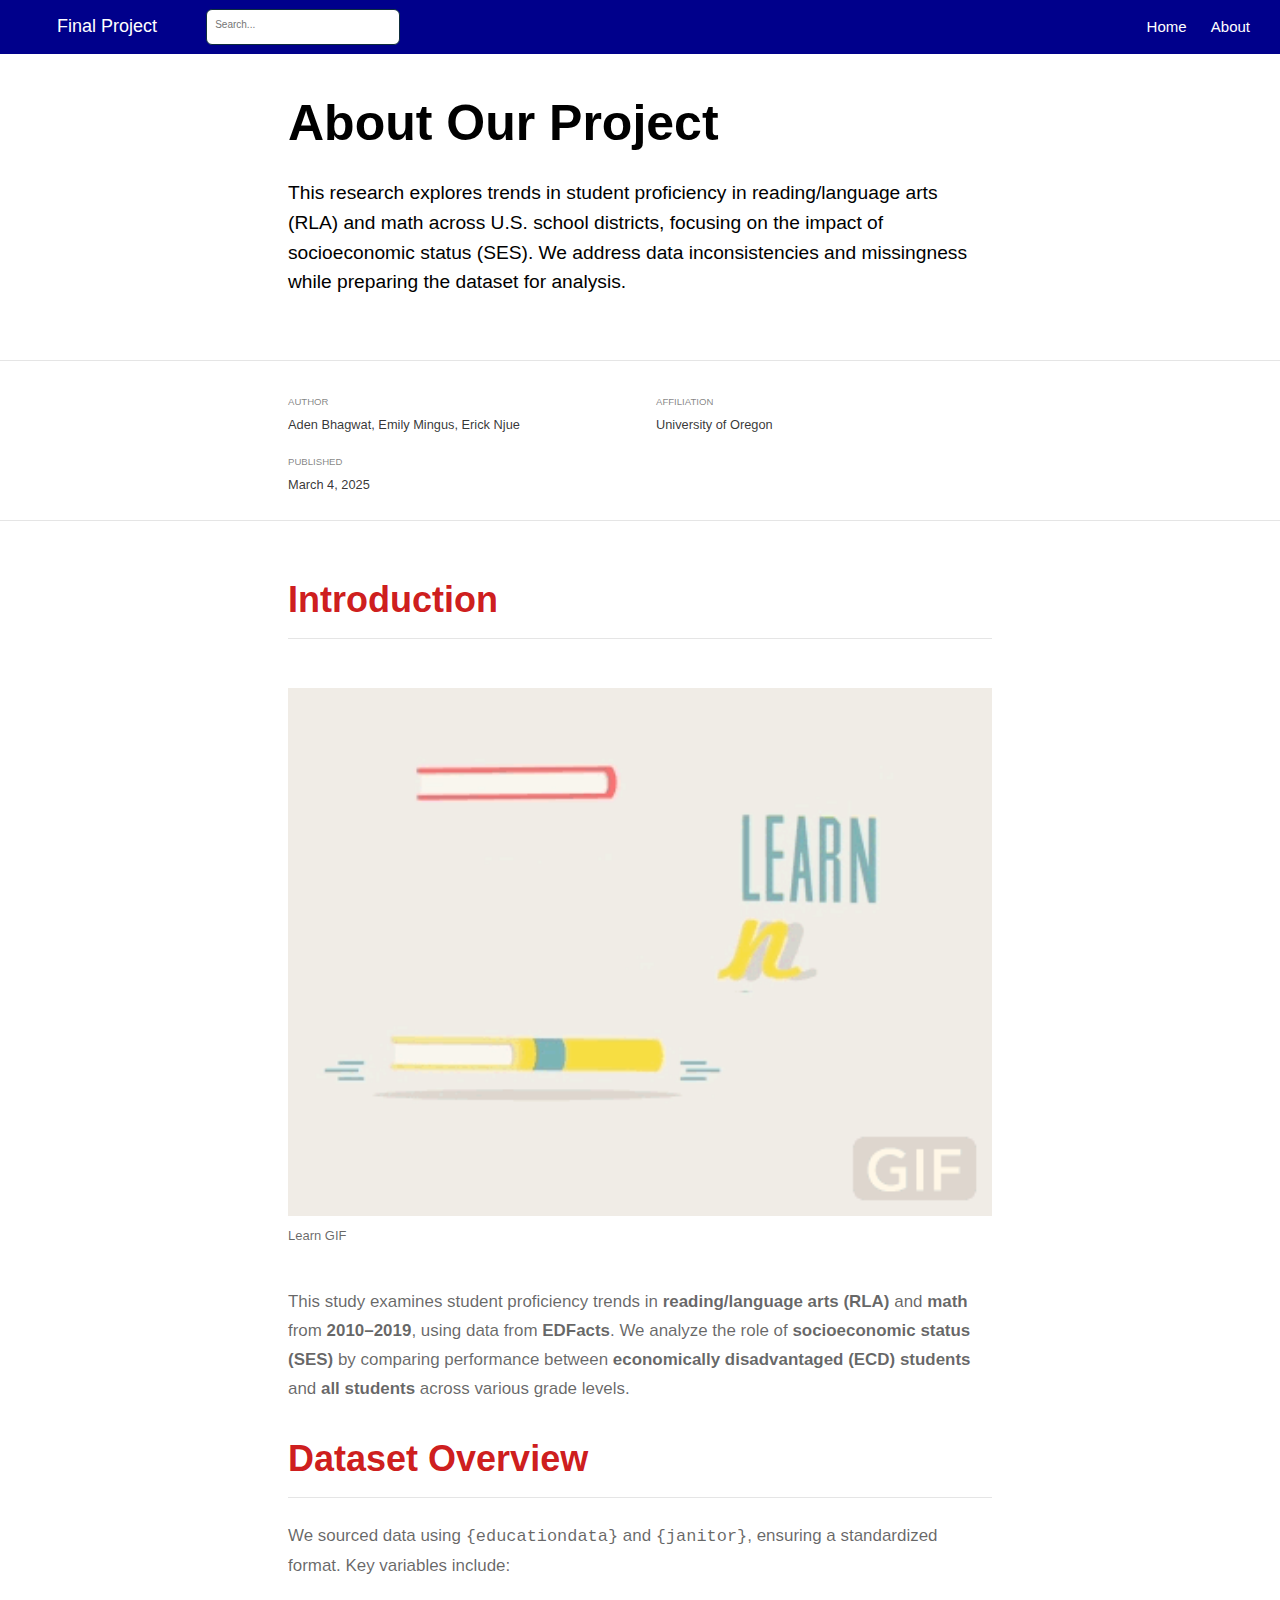
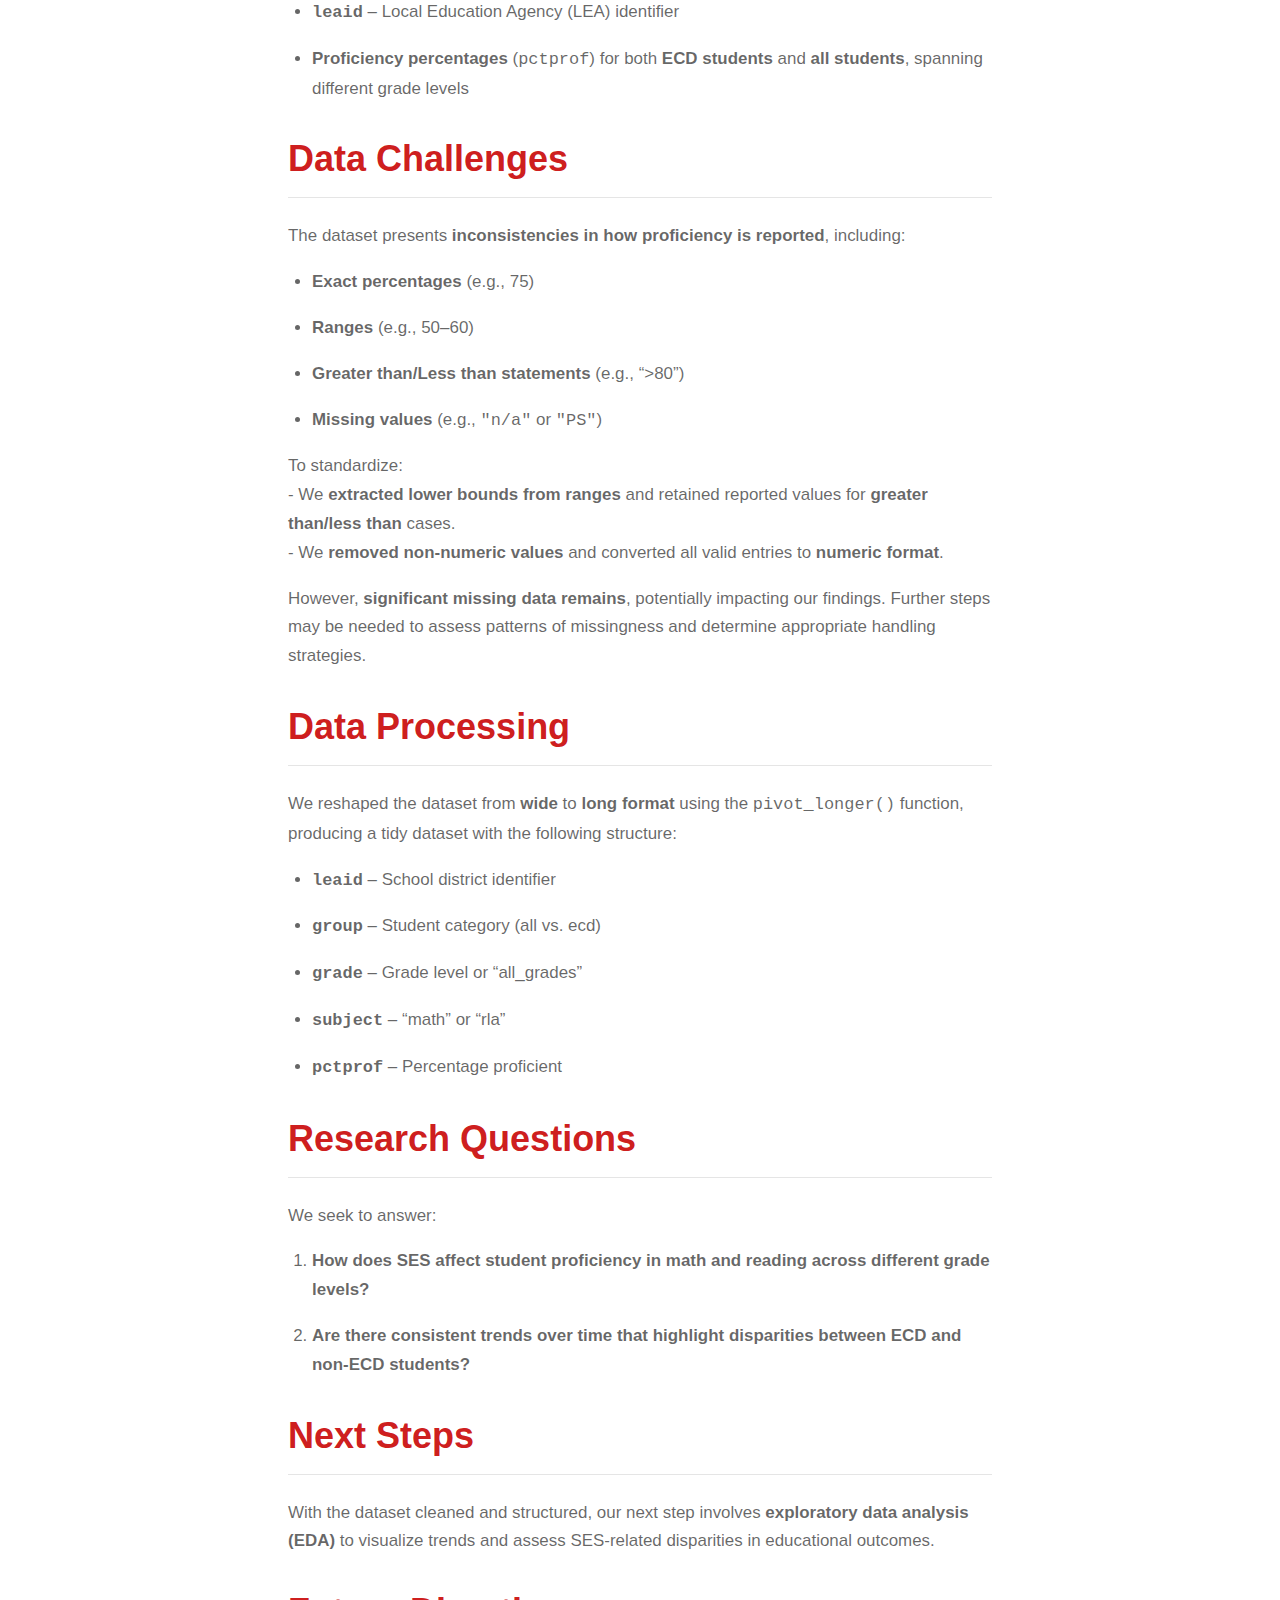
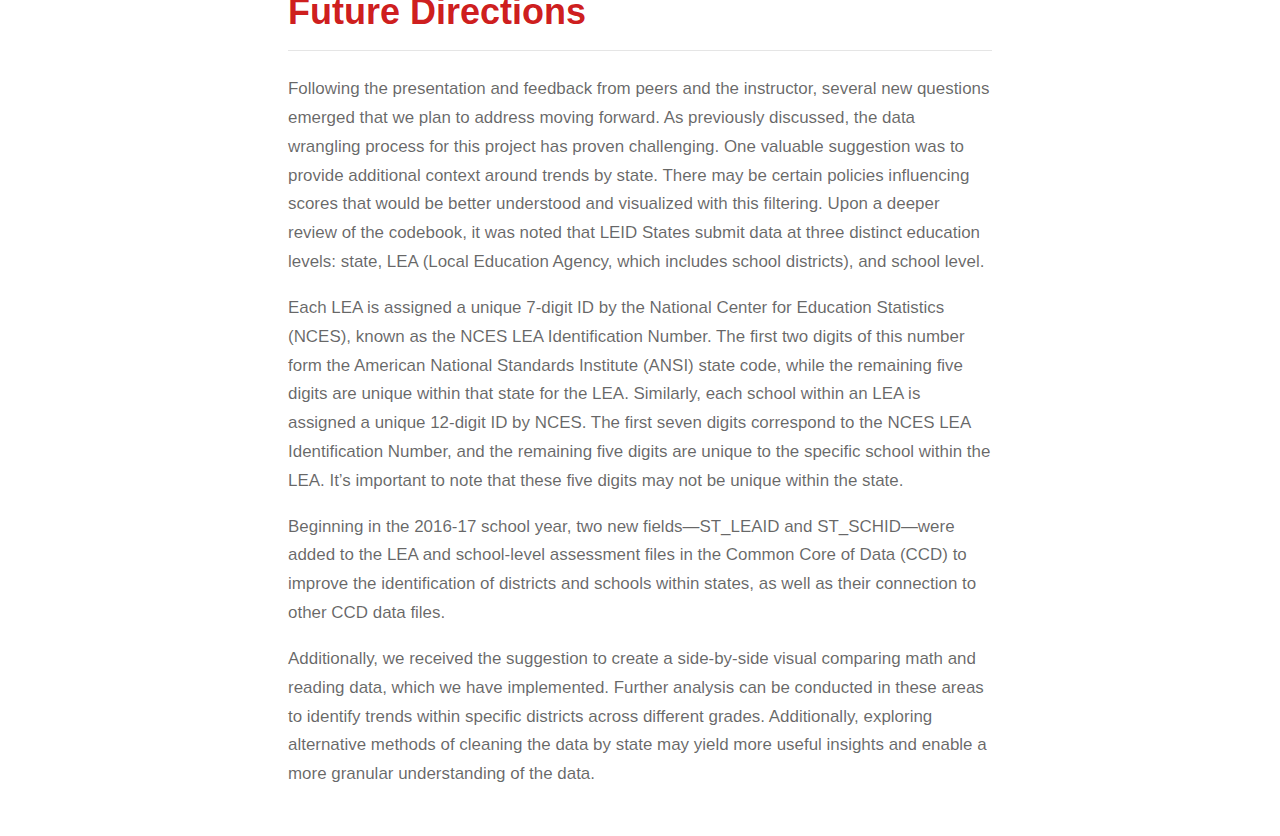
<file: docs/about.html>
<!DOCTYPE html>

<html xmlns="http://www.w3.org/1999/xhtml" lang="" xml:lang="">

<head>
  <meta charset="utf-8"/>
  <meta name="viewport" content="width=device-width, initial-scale=1"/>
  <meta http-equiv="X-UA-Compatible" content="IE=Edge,chrome=1"/>
  <meta name="generator" content="distill" />

  <style type="text/css">
  /* Hide doc at startup (prevent jankiness while JS renders/transforms) */
  body {
    visibility: hidden;
  }
  </style>

 <!--radix_placeholder_import_source-->
 <!--/radix_placeholder_import_source-->

<style type="text/css">code{white-space: pre;}</style>
<style type="text/css" data-origin="pandoc">
pre > code.sourceCode { white-space: pre; position: relative; }
pre > code.sourceCode > span { line-height: 1.25; }
pre > code.sourceCode > span:empty { height: 1.2em; }
.sourceCode { overflow: visible; }
code.sourceCode > span { color: inherit; text-decoration: inherit; }
div.sourceCode { margin: 1em 0; }
pre.sourceCode { margin: 0; }
@media screen {
div.sourceCode { overflow: auto; }
}
@media print {
pre > code.sourceCode { white-space: pre-wrap; }
pre > code.sourceCode > span { display: inline-block; text-indent: -5em; padding-left: 5em; }
}
pre.numberSource code
  { counter-reset: source-line 0; }
pre.numberSource code > span
  { position: relative; left: -4em; counter-increment: source-line; }
pre.numberSource code > span > a:first-child::before
  { content: counter(source-line);
    position: relative; left: -1em; text-align: right; vertical-align: baseline;
    border: none; display: inline-block;
    -webkit-touch-callout: none; -webkit-user-select: none;
    -khtml-user-select: none; -moz-user-select: none;
    -ms-user-select: none; user-select: none;
    padding: 0 4px; width: 4em;
    color: #aaaaaa;
  }
pre.numberSource { margin-left: 3em; border-left: 1px solid #aaaaaa;  padding-left: 4px; }
div.sourceCode
  { color: #00769e; background-color: #f1f3f5; }
@media screen {
pre > code.sourceCode > span > a:first-child::before { text-decoration: underline; }
}
code span { color: #00769e; } /* Normal */
code span.al { color: #ad0000; } /* Alert */
code span.an { color: #5e5e5e; } /* Annotation */
code span.at { color: #657422; } /* Attribute */
code span.bn { color: #ad0000; } /* BaseN */
code span.bu { } /* BuiltIn */
code span.cf { color: #00769e; } /* ControlFlow */
code span.ch { color: #20794d; } /* Char */
code span.cn { color: #8f5902; } /* Constant */
code span.co { color: #5e5e5e; } /* Comment */
code span.cv { color: #5e5e5e; font-style: italic; } /* CommentVar */
code span.do { color: #5e5e5e; font-style: italic; } /* Documentation */
code span.dt { color: #ad0000; } /* DataType */
code span.dv { color: #ad0000; } /* DecVal */
code span.er { color: #ad0000; } /* Error */
code span.ex { } /* Extension */
code span.fl { color: #ad0000; } /* Float */
code span.fu { color: #4758ab; } /* Function */
code span.im { } /* Import */
code span.in { color: #5e5e5e; } /* Information */
code span.kw { color: #00769e; } /* Keyword */
code span.op { color: #5e5e5e; } /* Operator */
code span.ot { color: #00769e; } /* Other */
code span.pp { color: #ad0000; } /* Preprocessor */
code span.sc { color: #5e5e5e; } /* SpecialChar */
code span.ss { color: #20794d; } /* SpecialString */
code span.st { color: #20794d; } /* String */
code span.va { color: #111111; } /* Variable */
code span.vs { color: #20794d; } /* VerbatimString */
code span.wa { color: #5e5e5e; font-style: italic; } /* Warning */
</style>


  <!--radix_placeholder_meta_tags-->
  <title>Final Project: About Our Project</title>

  <meta property="description" itemprop="description" content="This research explores trends in student proficiency in &#10;reading/language arts (RLA) and math across U.S. school districts, &#10;focusing on the impact of socioeconomic status (SES). &#10;We address data inconsistencies and missingness while &#10;preparing the dataset for analysis."/>


  <!--  https://schema.org/Article -->
  <meta property="article:published" itemprop="datePublished" content="2025-03-04"/>
  <meta property="article:created" itemprop="dateCreated" content="2025-03-04"/>
  <meta name="article:author" content="Aden Bhagwat, Emily Mingus, Erick Njue"/>

  <!--  https://developers.facebook.com/docs/sharing/webmasters#markup -->
  <meta property="og:title" content="Final Project: About Our Project"/>
  <meta property="og:type" content="article"/>
  <meta property="og:description" content="This research explores trends in student proficiency in &#10;reading/language arts (RLA) and math across U.S. school districts, &#10;focusing on the impact of socioeconomic status (SES). &#10;We address data inconsistencies and missingness while &#10;preparing the dataset for analysis."/>
  <meta property="og:locale" content="en_US"/>
  <meta property="og:site_name" content="Final Project"/>

  <!--  https://dev.twitter.com/cards/types/summary -->
  <meta property="twitter:card" content="summary"/>
  <meta property="twitter:title" content="Final Project: About Our Project"/>
  <meta property="twitter:description" content="This research explores trends in student proficiency in &#10;reading/language arts (RLA) and math across U.S. school districts, &#10;focusing on the impact of socioeconomic status (SES). &#10;We address data inconsistencies and missingness while &#10;preparing the dataset for analysis."/>

  <!--/radix_placeholder_meta_tags-->
  <!--radix_placeholder_rmarkdown_metadata-->

  <script type="text/json" id="radix-rmarkdown-metadata">
  {"type":"list","attributes":{"names":{"type":"character","attributes":{},"value":["title","description","author","date","output"]}},"value":[{"type":"character","attributes":{},"value":["About Our Project"]},{"type":"character","attributes":{},"value":["This research explores trends in student proficiency in \nreading/language arts (RLA) and math across U.S. school districts, \nfocusing on the impact of socioeconomic status (SES). \nWe address data inconsistencies and missingness while \npreparing the dataset for analysis.\n"]},{"type":"list","attributes":{},"value":[{"type":"list","attributes":{"names":{"type":"character","attributes":{},"value":["name","url","affiliation"]}},"value":[{"type":"character","attributes":{},"value":["Aden Bhagwat, Emily Mingus, Erick Njue"]},{"type":"character","attributes":{},"value":["https://adenb0220.github.io/EDLD_652_Final/"]},{"type":"character","attributes":{},"value":["University of Oregon"]}]}]},{"type":"character","attributes":{},"value":["03-04-2025"]},{"type":"list","attributes":{"names":{"type":"character","attributes":{},"value":["distill::distill_article"]}},"value":[{"type":"list","attributes":{"names":{"type":"character","attributes":{},"value":["self_contained"]}},"value":[{"type":"logical","attributes":{},"value":[false]}]}]}]}
  </script>
  <!--/radix_placeholder_rmarkdown_metadata-->
  <!--radix_placeholder_navigation_in_header-->
  <meta name="distill:offset" content=""/>

  <script type="application/javascript">

    window.headroom_prevent_pin = false;

    window.document.addEventListener("DOMContentLoaded", function (event) {

      // initialize headroom for banner
      var header = $('header').get(0);
      var headerHeight = header.offsetHeight;
      var headroom = new Headroom(header, {
        tolerance: 5,
        onPin : function() {
          if (window.headroom_prevent_pin) {
            window.headroom_prevent_pin = false;
            headroom.unpin();
          }
        }
      });
      headroom.init();
      if(window.location.hash)
        headroom.unpin();
      $(header).addClass('headroom--transition');

      // offset scroll location for banner on hash change
      // (see: https://github.com/WickyNilliams/headroom.js/issues/38)
      window.addEventListener("hashchange", function(event) {
        window.scrollTo(0, window.pageYOffset - (headerHeight + 25));
      });

      // responsive menu
      $('.distill-site-header').each(function(i, val) {
        var topnav = $(this);
        var toggle = topnav.find('.nav-toggle');
        toggle.on('click', function() {
          topnav.toggleClass('responsive');
        });
      });

      // nav dropdowns
      $('.nav-dropbtn').click(function(e) {
        $(this).next('.nav-dropdown-content').toggleClass('nav-dropdown-active');
        $(this).parent().siblings('.nav-dropdown')
           .children('.nav-dropdown-content').removeClass('nav-dropdown-active');
      });
      $("body").click(function(e){
        $('.nav-dropdown-content').removeClass('nav-dropdown-active');
      });
      $(".nav-dropdown").click(function(e){
        e.stopPropagation();
      });
    });
  </script>

  <style type="text/css">

  /* Theme (user-documented overrideables for nav appearance) */

  .distill-site-nav {
    color: rgba(255, 255, 255, 0.8);
    background-color: #0F2E3D;
    font-size: 15px;
    font-weight: 300;
  }

  .distill-site-nav a {
    color: inherit;
    text-decoration: none;
  }

  .distill-site-nav a:hover {
    color: white;
  }

  @media print {
    .distill-site-nav {
      display: none;
    }
  }

  .distill-site-header {

  }

  .distill-site-footer {

  }


  /* Site Header */

  .distill-site-header {
    width: 100%;
    box-sizing: border-box;
    z-index: 3;
  }

  .distill-site-header .nav-left {
    display: inline-block;
    margin-left: 8px;
  }

  @media screen and (max-width: 768px) {
    .distill-site-header .nav-left {
      margin-left: 0;
    }
  }


  .distill-site-header .nav-right {
    float: right;
    margin-right: 8px;
  }

  .distill-site-header a,
  .distill-site-header .title {
    display: inline-block;
    text-align: center;
    padding: 14px 10px 14px 10px;
  }

  .distill-site-header .title {
    font-size: 18px;
    min-width: 150px;
  }

  .distill-site-header .logo {
    padding: 0;
  }

  .distill-site-header .logo img {
    display: none;
    max-height: 20px;
    width: auto;
    margin-bottom: -4px;
  }

  .distill-site-header .nav-image img {
    max-height: 18px;
    width: auto;
    display: inline-block;
    margin-bottom: -3px;
  }



  @media screen and (min-width: 1000px) {
    .distill-site-header .logo img {
      display: inline-block;
    }
    .distill-site-header .nav-left {
      margin-left: 20px;
    }
    .distill-site-header .nav-right {
      margin-right: 20px;
    }
    .distill-site-header .title {
      padding-left: 12px;
    }
  }


  .distill-site-header .nav-toggle {
    display: none;
  }

  .nav-dropdown {
    display: inline-block;
    position: relative;
  }

  .nav-dropdown .nav-dropbtn {
    border: none;
    outline: none;
    color: rgba(255, 255, 255, 0.8);
    padding: 16px 10px;
    background-color: transparent;
    font-family: inherit;
    font-size: inherit;
    font-weight: inherit;
    margin: 0;
    margin-top: 1px;
    z-index: 2;
  }

  .nav-dropdown-content {
    display: none;
    position: absolute;
    background-color: white;
    min-width: 200px;
    border: 1px solid rgba(0,0,0,0.15);
    border-radius: 4px;
    box-shadow: 0px 8px 16px 0px rgba(0,0,0,0.1);
    z-index: 1;
    margin-top: 2px;
    white-space: nowrap;
    padding-top: 4px;
    padding-bottom: 4px;
  }

  .nav-dropdown-content hr {
    margin-top: 4px;
    margin-bottom: 4px;
    border: none;
    border-bottom: 1px solid rgba(0, 0, 0, 0.1);
  }

  .nav-dropdown-active {
    display: block;
  }

  .nav-dropdown-content a, .nav-dropdown-content .nav-dropdown-header {
    color: black;
    padding: 6px 24px;
    text-decoration: none;
    display: block;
    text-align: left;
  }

  .nav-dropdown-content .nav-dropdown-header {
    display: block;
    padding: 5px 24px;
    padding-bottom: 0;
    text-transform: uppercase;
    font-size: 14px;
    color: #999999;
    white-space: nowrap;
  }

  .nav-dropdown:hover .nav-dropbtn {
    color: white;
  }

  .nav-dropdown-content a:hover {
    background-color: #ddd;
    color: black;
  }

  .nav-right .nav-dropdown-content {
    margin-left: -45%;
    right: 0;
  }

  @media screen and (max-width: 768px) {
    .distill-site-header a, .distill-site-header .nav-dropdown  {display: none;}
    .distill-site-header a.nav-toggle {
      float: right;
      display: block;
    }
    .distill-site-header .title {
      margin-left: 0;
    }
    .distill-site-header .nav-right {
      margin-right: 0;
    }
    .distill-site-header {
      overflow: hidden;
    }
    .nav-right .nav-dropdown-content {
      margin-left: 0;
    }
  }


  @media screen and (max-width: 768px) {
    .distill-site-header.responsive {position: relative; min-height: 500px; }
    .distill-site-header.responsive a.nav-toggle {
      position: absolute;
      right: 0;
      top: 0;
    }
    .distill-site-header.responsive a,
    .distill-site-header.responsive .nav-dropdown {
      display: block;
      text-align: left;
    }
    .distill-site-header.responsive .nav-left,
    .distill-site-header.responsive .nav-right {
      width: 100%;
    }
    .distill-site-header.responsive .nav-dropdown {float: none;}
    .distill-site-header.responsive .nav-dropdown-content {position: relative;}
    .distill-site-header.responsive .nav-dropdown .nav-dropbtn {
      display: block;
      width: 100%;
      text-align: left;
    }
  }

  /* Site Footer */

  .distill-site-footer {
    width: 100%;
    overflow: hidden;
    box-sizing: border-box;
    z-index: 3;
    margin-top: 30px;
    padding-top: 30px;
    padding-bottom: 30px;
    text-align: center;
  }

  /* Headroom */

  d-title {
    padding-top: 6rem;
  }

  @media print {
    d-title {
      padding-top: 4rem;
    }
  }

  .headroom {
    z-index: 1000;
    position: fixed;
    top: 0;
    left: 0;
    right: 0;
  }

  .headroom--transition {
    transition: all .4s ease-in-out;
  }

  .headroom--unpinned {
    top: -100px;
  }

  .headroom--pinned {
    top: 0;
  }

  /* adjust viewport for navbar height */
  /* helps vertically center bootstrap (non-distill) content */
  .min-vh-100 {
    min-height: calc(100vh - 100px) !important;
  }

  </style>

  <script src="site_libs/jquery-3.6.0/jquery-3.6.0.min.js"></script>
  <link href="site_libs/font-awesome-6.5.2/css/all.min.css" rel="stylesheet"/>
  <link href="site_libs/font-awesome-6.5.2/css/v4-shims.min.css" rel="stylesheet"/>
  <script src="site_libs/headroom-0.9.4/headroom.min.js"></script>
  <script src="site_libs/autocomplete-0.37.1/autocomplete.min.js"></script>
  <script src="site_libs/fuse-6.4.1/fuse.min.js"></script>

  <script type="application/javascript">

  function getMeta(metaName) {
    var metas = document.getElementsByTagName('meta');
    for (let i = 0; i < metas.length; i++) {
      if (metas[i].getAttribute('name') === metaName) {
        return metas[i].getAttribute('content');
      }
    }
    return '';
  }

  function offsetURL(url) {
    var offset = getMeta('distill:offset');
    return offset ? offset + '/' + url : url;
  }

  function createFuseIndex() {

    // create fuse index
    var options = {
      keys: [
        { name: 'title', weight: 20 },
        { name: 'categories', weight: 15 },
        { name: 'description', weight: 10 },
        { name: 'contents', weight: 5 },
      ],
      ignoreLocation: true,
      threshold: 0
    };
    var fuse = new window.Fuse([], options);

    // fetch the main search.json
    return fetch(offsetURL('search.json'))
      .then(function(response) {
        if (response.status == 200) {
          return response.json().then(function(json) {
            // index main articles
            json.articles.forEach(function(article) {
              fuse.add(article);
            });
            // download collections and index their articles
            return Promise.all(json.collections.map(function(collection) {
              return fetch(offsetURL(collection)).then(function(response) {
                if (response.status === 200) {
                  return response.json().then(function(articles) {
                    articles.forEach(function(article) {
                      fuse.add(article);
                    });
                  })
                } else {
                  return Promise.reject(
                    new Error('Unexpected status from search index request: ' +
                              response.status)
                  );
                }
              });
            })).then(function() {
              return fuse;
            });
          });

        } else {
          return Promise.reject(
            new Error('Unexpected status from search index request: ' +
                        response.status)
          );
        }
      });
  }

  window.document.addEventListener("DOMContentLoaded", function (event) {

    // get search element (bail if we don't have one)
    var searchEl = window.document.getElementById('distill-search');
    if (!searchEl)
      return;

    createFuseIndex()
      .then(function(fuse) {

        // make search box visible
        searchEl.classList.remove('hidden');

        // initialize autocomplete
        var options = {
          autoselect: true,
          hint: false,
          minLength: 2,
        };
        window.autocomplete(searchEl, options, [{
          source: function(query, callback) {
            const searchOptions = {
              isCaseSensitive: false,
              shouldSort: true,
              minMatchCharLength: 2,
              limit: 10,
            };
            var results = fuse.search(query, searchOptions);
            callback(results
              .map(function(result) { return result.item; })
            );
          },
          templates: {
            suggestion: function(suggestion) {
              var img = suggestion.preview && Object.keys(suggestion.preview).length > 0
                ? `<img src="${offsetURL(suggestion.preview)}"</img>`
                : '';
              var html = `
                <div class="search-item">
                  <h3>${suggestion.title}</h3>
                  <div class="search-item-description">
                    ${suggestion.description || ''}
                  </div>
                  <div class="search-item-preview">
                    ${img}
                  </div>
                </div>
              `;
              return html;
            }
          }
        }]).on('autocomplete:selected', function(event, suggestion) {
          window.location.href = offsetURL(suggestion.path);
        });
        // remove inline display style on autocompleter (we want to
        // manage responsive display via css)
        $('.algolia-autocomplete').css("display", "");
      })
      .catch(function(error) {
        console.log(error);
      });

  });

  </script>

  <style type="text/css">

  .nav-search {
    font-size: x-small;
  }

  /* Algolioa Autocomplete */

  .algolia-autocomplete {
    display: inline-block;
    margin-left: 10px;
    vertical-align: sub;
    background-color: white;
    color: black;
    padding: 6px;
    padding-top: 8px;
    padding-bottom: 0;
    border-radius: 6px;
    border: 1px #0F2E3D solid;
    width: 180px;
  }


  @media screen and (max-width: 768px) {
    .distill-site-nav .algolia-autocomplete {
      display: none;
      visibility: hidden;
    }
    .distill-site-nav.responsive .algolia-autocomplete {
      display: inline-block;
      visibility: visible;
    }
    .distill-site-nav.responsive .algolia-autocomplete .aa-dropdown-menu {
      margin-left: 0;
      width: 400px;
      max-height: 400px;
    }
  }

  .algolia-autocomplete .aa-input, .algolia-autocomplete .aa-hint {
    width: 90%;
    outline: none;
    border: none;
  }

  .algolia-autocomplete .aa-hint {
    color: #999;
  }
  .algolia-autocomplete .aa-dropdown-menu {
    width: 550px;
    max-height: 70vh;
    overflow-x: visible;
    overflow-y: scroll;
    padding: 5px;
    margin-top: 3px;
    margin-left: -150px;
    background-color: #fff;
    border-radius: 5px;
    border: 1px solid #999;
    border-top: none;
  }

  .algolia-autocomplete .aa-dropdown-menu .aa-suggestion {
    cursor: pointer;
    padding: 5px 4px;
    border-bottom: 1px solid #eee;
  }

  .algolia-autocomplete .aa-dropdown-menu .aa-suggestion:last-of-type {
    border-bottom: none;
    margin-bottom: 2px;
  }

  .algolia-autocomplete .aa-dropdown-menu .aa-suggestion .search-item {
    overflow: hidden;
    font-size: 0.8em;
    line-height: 1.4em;
  }

  .algolia-autocomplete .aa-dropdown-menu .aa-suggestion .search-item h3 {
    font-size: 1rem;
    margin-block-start: 0;
    margin-block-end: 5px;
  }

  .algolia-autocomplete .aa-dropdown-menu .aa-suggestion .search-item-description {
    display: inline-block;
    overflow: hidden;
    height: 2.8em;
    width: 80%;
    margin-right: 4%;
  }

  .algolia-autocomplete .aa-dropdown-menu .aa-suggestion .search-item-preview {
    display: inline-block;
    width: 15%;
  }

  .algolia-autocomplete .aa-dropdown-menu .aa-suggestion .search-item-preview img {
    height: 3em;
    width: auto;
    display: none;
  }

  .algolia-autocomplete .aa-dropdown-menu .aa-suggestion .search-item-preview img[src] {
    display: initial;
  }

  .algolia-autocomplete .aa-dropdown-menu .aa-suggestion.aa-cursor {
    background-color: #eee;
  }
  .algolia-autocomplete .aa-dropdown-menu .aa-suggestion em {
    font-weight: bold;
    font-style: normal;
  }

  </style>


  <!--/radix_placeholder_navigation_in_header-->
  <!--radix_placeholder_distill-->

  <style type="text/css">

  body {
    background-color: white;
  }

  .pandoc-table {
    width: 100%;
  }

  .pandoc-table>caption {
    margin-bottom: 10px;
  }

  .pandoc-table th:not([align]) {
    text-align: left;
  }

  .pagedtable-footer {
    font-size: 15px;
  }

  d-byline .byline {
    grid-template-columns: 2fr 2fr;
  }

  d-byline .byline h3 {
    margin-block-start: 1.5em;
  }

  d-byline .byline .authors-affiliations h3 {
    margin-block-start: 0.5em;
  }

  .authors-affiliations .orcid-id {
    width: 16px;
    height:16px;
    margin-left: 4px;
    margin-right: 4px;
    vertical-align: middle;
    padding-bottom: 2px;
  }

  d-title .dt-tags {
    margin-top: 1em;
    grid-column: text;
  }

  .dt-tags .dt-tag {
    text-decoration: none;
    display: inline-block;
    color: rgba(0,0,0,0.6);
    padding: 0em 0.4em;
    margin-right: 0.5em;
    margin-bottom: 0.4em;
    font-size: 70%;
    border: 1px solid rgba(0,0,0,0.2);
    border-radius: 3px;
    text-transform: uppercase;
    font-weight: 500;
  }

  d-article table.gt_table td,
  d-article table.gt_table th {
    border-bottom: none;
    font-size: 100%;
  }

  .html-widget {
    margin-bottom: 2.0em;
  }

  .l-screen-inset {
    padding-right: 16px;
  }

  .l-screen .caption {
    margin-left: 10px;
  }

  .shaded {
    background: rgb(247, 247, 247);
    padding-top: 20px;
    padding-bottom: 20px;
    border-top: 1px solid rgba(0, 0, 0, 0.1);
    border-bottom: 1px solid rgba(0, 0, 0, 0.1);
  }

  .shaded .html-widget {
    margin-bottom: 0;
    border: 1px solid rgba(0, 0, 0, 0.1);
  }

  .shaded .shaded-content {
    background: white;
  }

  .text-output {
    margin-top: 0;
    line-height: 1.5em;
  }

  .hidden {
    display: none !important;
  }

  hr.section-separator {
    border: none;
    border-top: 1px solid rgba(0, 0, 0, 0.1);
    margin: 0px;
  }


  d-byline {
    border-top: none;
  }

  d-article {
    padding-top: 2.5rem;
    padding-bottom: 30px;
    border-top: none;
  }

  d-appendix {
    padding-top: 30px;
  }

  d-article>p>img {
    width: 100%;
  }

  d-article h2 {
    margin: 1rem 0 1.5rem 0;
  }

  d-article h3 {
    margin-top: 1.5rem;
  }

  d-article iframe {
    border: 1px solid rgba(0, 0, 0, 0.1);
    margin-bottom: 2.0em;
    width: 100%;
  }

  /* Tweak code blocks */

  d-article div.sourceCode code,
  d-article pre code {
    font-family: Consolas, Monaco, 'Andale Mono', 'Ubuntu Mono', monospace;
  }

  d-article pre,
  d-article div.sourceCode,
  d-article div.sourceCode pre {
    overflow: auto;
  }

  d-article div.sourceCode {
    background-color: white;
  }

  d-article div.sourceCode pre {
    padding-left: 10px;
    font-size: 12px;
    border-left: 2px solid rgba(0,0,0,0.1);
  }

  d-article pre {
    font-size: 12px;
    color: black;
    background: none;
    margin-top: 0;
    text-align: left;
    white-space: pre;
    word-spacing: normal;
    word-break: normal;
    word-wrap: normal;
    line-height: 1.5;

    -moz-tab-size: 4;
    -o-tab-size: 4;
    tab-size: 4;

    -webkit-hyphens: none;
    -moz-hyphens: none;
    -ms-hyphens: none;
    hyphens: none;
  }

  d-article pre a {
    border-bottom: none;
  }

  d-article pre a:hover {
    border-bottom: none;
    text-decoration: underline;
  }

  d-article details {
    grid-column: text;
    margin-bottom: 0.8em;
  }

  @media(min-width: 768px) {

  d-article pre,
  d-article div.sourceCode,
  d-article div.sourceCode pre {
    overflow: visible !important;
  }

  d-article div.sourceCode pre {
    padding-left: 18px;
    font-size: 14px;
  }

  /* tweak for Pandoc numbered line within distill */
  d-article pre.numberSource code > span {
      left: -2em;
  }

  d-article pre {
    font-size: 14px;
  }

  }

  figure img.external {
    background: white;
    border: 1px solid rgba(0, 0, 0, 0.1);
    box-shadow: 0 1px 8px rgba(0, 0, 0, 0.1);
    padding: 18px;
    box-sizing: border-box;
  }

  /* CSS for d-contents */

  .d-contents {
    grid-column: text;
    color: rgba(0,0,0,0.8);
    font-size: 0.9em;
    padding-bottom: 1em;
    margin-bottom: 1em;
    padding-bottom: 0.5em;
    margin-bottom: 1em;
    padding-left: 0.25em;
    justify-self: start;
  }

  @media(min-width: 1000px) {
    .d-contents.d-contents-float {
      height: 0;
      grid-column-start: 1;
      grid-column-end: 4;
      justify-self: center;
      padding-right: 3em;
      padding-left: 2em;
    }
  }

  .d-contents nav h3 {
    font-size: 18px;
    margin-top: 0;
    margin-bottom: 1em;
  }

  .d-contents li {
    list-style-type: none
  }

  .d-contents nav > ul {
    padding-left: 0;
  }

  .d-contents ul {
    padding-left: 1em
  }

  .d-contents nav ul li {
    margin-top: 0.6em;
    margin-bottom: 0.2em;
  }

  .d-contents nav a {
    font-size: 13px;
    border-bottom: none;
    text-decoration: none
    color: rgba(0, 0, 0, 0.8);
  }

  .d-contents nav a:hover {
    text-decoration: underline solid rgba(0, 0, 0, 0.6)
  }

  .d-contents nav > ul > li > a {
    font-weight: 600;
  }

  .d-contents nav > ul > li > ul {
    font-weight: inherit;
  }

  .d-contents nav > ul > li > ul > li {
    margin-top: 0.2em;
  }


  .d-contents nav ul {
    margin-top: 0;
    margin-bottom: 0.25em;
  }

  .d-article-with-toc h2:nth-child(2) {
    margin-top: 0;
  }


  /* Figure */

  .figure {
    position: relative;
    margin-bottom: 2.5em;
    margin-top: 1.5em;
  }

  .figure .caption {
    color: rgba(0, 0, 0, 0.6);
    font-size: 12px;
    line-height: 1.5em;
  }

  .figure img.external {
    background: white;
    border: 1px solid rgba(0, 0, 0, 0.1);
    box-shadow: 0 1px 8px rgba(0, 0, 0, 0.1);
    padding: 18px;
    box-sizing: border-box;
  }

  .figure .caption a {
    color: rgba(0, 0, 0, 0.6);
  }

  .figure .caption b,
  .figure .caption strong, {
    font-weight: 600;
    color: rgba(0, 0, 0, 1.0);
  }

  /* Citations */

  d-article .citation {
    color: inherit;
    cursor: inherit;
  }

  div.hanging-indent{
    margin-left: 1em; text-indent: -1em;
  }

  /* Citation hover box */

  .tippy-box[data-theme~=light-border] {
    background-color: rgba(250, 250, 250, 0.95);
  }

  .tippy-content > p {
    margin-bottom: 0;
    padding: 2px;
  }


  /* Tweak 1000px media break to show more text */

  @media(min-width: 1000px) {
    .base-grid,
    distill-header,
    d-title,
    d-abstract,
    d-article,
    d-appendix,
    distill-appendix,
    d-byline,
    d-footnote-list,
    d-citation-list,
    distill-footer {
      grid-template-columns: [screen-start] 1fr [page-start kicker-start] 80px [middle-start] 50px [text-start kicker-end] 65px 65px 65px 65px 65px 65px 65px 65px [text-end gutter-start] 65px [middle-end] 65px [page-end gutter-end] 1fr [screen-end];
      grid-column-gap: 16px;
    }

    .grid {
      grid-column-gap: 16px;
    }

    d-article {
      font-size: 1.06rem;
      line-height: 1.7em;
    }
    figure .caption, .figure .caption, figure figcaption {
      font-size: 13px;
    }
  }

  @media(min-width: 1180px) {
    .base-grid,
    distill-header,
    d-title,
    d-abstract,
    d-article,
    d-appendix,
    distill-appendix,
    d-byline,
    d-footnote-list,
    d-citation-list,
    distill-footer {
      grid-template-columns: [screen-start] 1fr [page-start kicker-start] 60px [middle-start] 60px [text-start kicker-end] 60px 60px 60px 60px 60px 60px 60px 60px [text-end gutter-start] 60px [middle-end] 60px [page-end gutter-end] 1fr [screen-end];
      grid-column-gap: 32px;
    }

    .grid {
      grid-column-gap: 32px;
    }
  }


  /* Get the citation styles for the appendix (not auto-injected on render since
     we do our own rendering of the citation appendix) */

  d-appendix .citation-appendix,
  .d-appendix .citation-appendix {
    font-size: 11px;
    line-height: 15px;
    border-left: 1px solid rgba(0, 0, 0, 0.1);
    padding-left: 18px;
    border: 1px solid rgba(0,0,0,0.1);
    background: rgba(0, 0, 0, 0.02);
    padding: 10px 18px;
    border-radius: 3px;
    color: rgba(150, 150, 150, 1);
    overflow: hidden;
    margin-top: -12px;
    white-space: pre-wrap;
    word-wrap: break-word;
  }

  /* Include appendix styles here so they can be overridden */

  d-appendix {
    contain: layout style;
    font-size: 0.8em;
    line-height: 1.7em;
    margin-top: 60px;
    margin-bottom: 0;
    border-top: 1px solid rgba(0, 0, 0, 0.1);
    color: rgba(0,0,0,0.5);
    padding-top: 60px;
    padding-bottom: 48px;
  }

  d-appendix h3 {
    grid-column: page-start / text-start;
    font-size: 15px;
    font-weight: 500;
    margin-top: 1em;
    margin-bottom: 0;
    color: rgba(0,0,0,0.65);
  }

  d-appendix h3 + * {
    margin-top: 1em;
  }

  d-appendix ol {
    padding: 0 0 0 15px;
  }

  @media (min-width: 768px) {
    d-appendix ol {
      padding: 0 0 0 30px;
      margin-left: -30px;
    }
  }

  d-appendix li {
    margin-bottom: 1em;
  }

  d-appendix a {
    color: rgba(0, 0, 0, 0.6);
  }

  d-appendix > * {
    grid-column: text;
  }

  d-appendix > d-footnote-list,
  d-appendix > d-citation-list,
  d-appendix > distill-appendix {
    grid-column: screen;
  }

  /* Include footnote styles here so they can be overridden */

  d-footnote-list {
    contain: layout style;
  }

  d-footnote-list > * {
    grid-column: text;
  }

  d-footnote-list a.footnote-backlink {
    color: rgba(0,0,0,0.3);
    padding-left: 0.5em;
  }



  /* Anchor.js */

  .anchorjs-link {
    /*transition: all .25s linear; */
    text-decoration: none;
    border-bottom: none;
  }
  *:hover > .anchorjs-link {
    margin-left: -1.125em !important;
    text-decoration: none;
    border-bottom: none;
  }

  /* Social footer */

  .social_footer {
    margin-top: 30px;
    margin-bottom: 0;
    color: rgba(0,0,0,0.67);
  }

  .disqus-comments {
    margin-right: 30px;
  }

  .disqus-comment-count {
    border-bottom: 1px solid rgba(0, 0, 0, 0.4);
    cursor: pointer;
  }

  #disqus_thread {
    margin-top: 30px;
  }

  .article-sharing a {
    border-bottom: none;
    margin-right: 8px;
  }

  .article-sharing a:hover {
    border-bottom: none;
  }

  .sidebar-section.subscribe {
    font-size: 12px;
    line-height: 1.6em;
  }

  .subscribe p {
    margin-bottom: 0.5em;
  }


  .article-footer .subscribe {
    font-size: 15px;
    margin-top: 45px;
  }


  .sidebar-section.custom {
    font-size: 12px;
    line-height: 1.6em;
  }

  .custom p {
    margin-bottom: 0.5em;
  }

  /* Styles for listing layout (hide title) */
  .layout-listing d-title, .layout-listing .d-title {
    display: none;
  }

  /* Styles for posts lists (not auto-injected) */


  .posts-with-sidebar {
    padding-left: 45px;
    padding-right: 45px;
  }

  .posts-list .description h2,
  .posts-list .description p {
    font-family: -apple-system, BlinkMacSystemFont, "Segoe UI", Roboto, Oxygen, Ubuntu, Cantarell, "Fira Sans", "Droid Sans", "Helvetica Neue", Arial, sans-serif;
  }

  .posts-list .description h2 {
    font-weight: 700;
    border-bottom: none;
    padding-bottom: 0;
  }

  .posts-list h2.post-tag {
    border-bottom: 1px solid rgba(0, 0, 0, 0.2);
    padding-bottom: 12px;
  }
  .posts-list {
    margin-top: 60px;
    margin-bottom: 24px;
  }

  .posts-list .post-preview {
    text-decoration: none;
    overflow: hidden;
    display: block;
    border-bottom: 1px solid rgba(0, 0, 0, 0.1);
    padding: 24px 0;
  }

  .post-preview-last {
    border-bottom: none !important;
  }

  .posts-list .posts-list-caption {
    grid-column: screen;
    font-weight: 400;
  }

  .posts-list .post-preview h2 {
    margin: 0 0 6px 0;
    line-height: 1.2em;
    font-style: normal;
    font-size: 24px;
  }

  .posts-list .post-preview p {
    margin: 0 0 12px 0;
    line-height: 1.4em;
    font-size: 16px;
  }

  .posts-list .post-preview .thumbnail {
    box-sizing: border-box;
    margin-bottom: 24px;
    position: relative;
    max-width: 500px;
  }
  .posts-list .post-preview img {
    width: 100%;
    display: block;
  }

  .posts-list .metadata {
    font-size: 12px;
    line-height: 1.4em;
    margin-bottom: 18px;
  }

  .posts-list .metadata > * {
    display: inline-block;
  }

  .posts-list .metadata .publishedDate {
    margin-right: 2em;
  }

  .posts-list .metadata .dt-authors {
    display: block;
    margin-top: 0.3em;
    margin-right: 2em;
  }

  .posts-list .dt-tags {
    display: block;
    line-height: 1em;
  }

  .posts-list .dt-tags .dt-tag {
    display: inline-block;
    color: rgba(0,0,0,0.6);
    padding: 0.3em 0.4em;
    margin-right: 0.2em;
    margin-bottom: 0.4em;
    font-size: 60%;
    border: 1px solid rgba(0,0,0,0.2);
    border-radius: 3px;
    text-transform: uppercase;
    font-weight: 500;
  }

  .posts-list img {
    opacity: 1;
  }

  .posts-list img[data-src] {
    opacity: 0;
  }

  .posts-more {
    clear: both;
  }


  .posts-sidebar {
    font-size: 16px;
  }

  .posts-sidebar h3 {
    font-size: 16px;
    margin-top: 0;
    margin-bottom: 0.5em;
    font-weight: 400;
    text-transform: uppercase;
  }

  .sidebar-section {
    margin-bottom: 30px;
  }

  .categories ul {
    list-style-type: none;
    margin: 0;
    padding: 0;
  }

  .categories li {
    color: rgba(0, 0, 0, 0.8);
    margin-bottom: 0;
  }

  .categories li>a {
    border-bottom: none;
  }

  .categories li>a:hover {
    border-bottom: 1px solid rgba(0, 0, 0, 0.4);
  }

  .categories .active {
    font-weight: 600;
  }

  .categories .category-count {
    color: rgba(0, 0, 0, 0.4);
  }


  @media(min-width: 768px) {
    .posts-list .post-preview h2 {
      font-size: 26px;
    }
    .posts-list .post-preview .thumbnail {
      float: right;
      width: 30%;
      margin-bottom: 0;
    }
    .posts-list .post-preview .description {
      float: left;
      width: 45%;
    }
    .posts-list .post-preview .metadata {
      float: left;
      width: 20%;
      margin-top: 8px;
    }
    .posts-list .post-preview p {
      margin: 0 0 12px 0;
      line-height: 1.5em;
      font-size: 16px;
    }
    .posts-with-sidebar .posts-list {
      float: left;
      width: 75%;
    }
    .posts-with-sidebar .posts-sidebar {
      float: right;
      width: 20%;
      margin-top: 60px;
      padding-top: 24px;
      padding-bottom: 24px;
    }
  }


  /* Improve display for browsers without grid (IE/Edge <= 15) */

  .downlevel {
    line-height: 1.6em;
    font-family: -apple-system, BlinkMacSystemFont, "Segoe UI", Roboto, Oxygen, Ubuntu, Cantarell, "Fira Sans", "Droid Sans", "Helvetica Neue", Arial, sans-serif;
    margin: 0;
  }

  .downlevel .d-title {
    padding-top: 6rem;
    padding-bottom: 1.5rem;
  }

  .downlevel .d-title h1 {
    font-size: 50px;
    font-weight: 700;
    line-height: 1.1em;
    margin: 0 0 0.5rem;
  }

  .downlevel .d-title p {
    font-weight: 300;
    font-size: 1.2rem;
    line-height: 1.55em;
    margin-top: 0;
  }

  .downlevel .d-byline {
    padding-top: 0.8em;
    padding-bottom: 0.8em;
    font-size: 0.8rem;
    line-height: 1.8em;
  }

  .downlevel .section-separator {
    border: none;
    border-top: 1px solid rgba(0, 0, 0, 0.1);
  }

  .downlevel .d-article {
    font-size: 1.06rem;
    line-height: 1.7em;
    padding-top: 1rem;
    padding-bottom: 2rem;
  }


  .downlevel .d-appendix {
    padding-left: 0;
    padding-right: 0;
    max-width: none;
    font-size: 0.8em;
    line-height: 1.7em;
    margin-bottom: 0;
    color: rgba(0,0,0,0.5);
    padding-top: 40px;
    padding-bottom: 48px;
  }

  .downlevel .footnotes ol {
    padding-left: 13px;
  }

  .downlevel .base-grid,
  .downlevel .distill-header,
  .downlevel .d-title,
  .downlevel .d-abstract,
  .downlevel .d-article,
  .downlevel .d-appendix,
  .downlevel .distill-appendix,
  .downlevel .d-byline,
  .downlevel .d-footnote-list,
  .downlevel .d-citation-list,
  .downlevel .distill-footer,
  .downlevel .appendix-bottom,
  .downlevel .posts-container {
    padding-left: 40px;
    padding-right: 40px;
  }

  @media(min-width: 768px) {
    .downlevel .base-grid,
    .downlevel .distill-header,
    .downlevel .d-title,
    .downlevel .d-abstract,
    .downlevel .d-article,
    .downlevel .d-appendix,
    .downlevel .distill-appendix,
    .downlevel .d-byline,
    .downlevel .d-footnote-list,
    .downlevel .d-citation-list,
    .downlevel .distill-footer,
    .downlevel .appendix-bottom,
    .downlevel .posts-container {
    padding-left: 150px;
    padding-right: 150px;
    max-width: 900px;
  }
  }

  .downlevel pre code {
    display: block;
    border-left: 2px solid rgba(0, 0, 0, .1);
    padding: 0 0 0 20px;
    font-size: 14px;
  }

  .downlevel code, .downlevel pre {
    color: black;
    background: none;
    font-family: Consolas, Monaco, 'Andale Mono', 'Ubuntu Mono', monospace;
    text-align: left;
    white-space: pre;
    word-spacing: normal;
    word-break: normal;
    word-wrap: normal;
    line-height: 1.5;

    -moz-tab-size: 4;
    -o-tab-size: 4;
    tab-size: 4;

    -webkit-hyphens: none;
    -moz-hyphens: none;
    -ms-hyphens: none;
    hyphens: none;
  }

  .downlevel .posts-list .post-preview {
    color: inherit;
  }



  </style>

  <script type="application/javascript">

  function is_downlevel_browser() {
    if (bowser.isUnsupportedBrowser({ msie: "12", msedge: "16"},
                                   window.navigator.userAgent)) {
      return true;
    } else {
      return window.load_distill_framework === undefined;
    }
  }

  // show body when load is complete
  function on_load_complete() {

    // add anchors
    if (window.anchors) {
      window.anchors.options.placement = 'left';
      window.anchors.add('d-article > h2, d-article > h3, d-article > h4, d-article > h5');
    }


    // set body to visible
    document.body.style.visibility = 'visible';

    // force redraw for leaflet widgets
    if (window.HTMLWidgets) {
      var maps = window.HTMLWidgets.findAll(".leaflet");
      $.each(maps, function(i, el) {
        var map = this.getMap();
        map.invalidateSize();
        map.eachLayer(function(layer) {
          if (layer instanceof L.TileLayer)
            layer.redraw();
        });
      });
    }

    // trigger 'shown' so htmlwidgets resize
    $('d-article').trigger('shown');
  }

  function init_distill() {

    init_common();

    // create front matter
    var front_matter = $('<d-front-matter></d-front-matter>');
    $('#distill-front-matter').wrap(front_matter);

    // create d-title
    $('.d-title').changeElementType('d-title');

    // separator
    var separator = '<hr class="section-separator" style="clear: both"/>';
    // prepend separator above appendix
    $('.d-byline').before(separator);
    $('.d-article').before(separator);

    // create d-byline
    var byline = $('<d-byline></d-byline>');
    $('.d-byline').replaceWith(byline);

    // create d-article
    var article = $('<d-article></d-article>');
    $('.d-article').wrap(article).children().unwrap();

    // move posts container into article
    $('.posts-container').appendTo($('d-article'));

    // create d-appendix
    $('.d-appendix').changeElementType('d-appendix');

    // flag indicating that we have appendix items
    var appendix = $('.appendix-bottom').children('h3').length > 0;

    // replace footnotes with <d-footnote>
    $('.footnote-ref').each(function(i, val) {
      appendix = true;
      var href = $(this).attr('href');
      var id = href.replace('#', '');
      var fn = $('#' + id);
      var fn_p = $('#' + id + '>p');
      fn_p.find('.footnote-back').remove();
      var text = fn_p.html();
      var dtfn = $('<d-footnote></d-footnote>');
      dtfn.html(text);
      $(this).replaceWith(dtfn);
    });
    // remove footnotes
    $('.footnotes').remove();

    // move refs into #references-listing
    $('#references-listing').replaceWith($('#refs'));

    $('h1.appendix, h2.appendix').each(function(i, val) {
      $(this).changeElementType('h3');
    });
    $('h3.appendix').each(function(i, val) {
      var id = $(this).attr('id');
      $('.d-contents a[href="#' + id + '"]').parent().remove();
      appendix = true;
      $(this).nextUntil($('h1, h2, h3')).addBack().appendTo($('d-appendix'));
    });

    // show d-appendix if we have appendix content
    $("d-appendix").css('display', appendix ? 'grid' : 'none');

    // localize layout chunks to just output
    $('.layout-chunk').each(function(i, val) {

      // capture layout
      var layout = $(this).attr('data-layout');

      // apply layout to markdown level block elements
      var elements = $(this).children().not('details, div.sourceCode, pre, script');
      elements.each(function(i, el) {
        var layout_div = $('<div class="' + layout + '"></div>');
        if (layout_div.hasClass('shaded')) {
          var shaded_content = $('<div class="shaded-content"></div>');
          $(this).wrap(shaded_content);
          $(this).parent().wrap(layout_div);
        } else {
          $(this).wrap(layout_div);
        }
      });


      // unwrap the layout-chunk div
      $(this).children().unwrap();
    });

    // remove code block used to force  highlighting css
    $('.distill-force-highlighting-css').parent().remove();

    // remove empty line numbers inserted by pandoc when using a
    // custom syntax highlighting theme, except when numbering line
    // in code chunk
    $('pre:not(.numberLines) code.sourceCode a:empty').remove();

    // load distill framework
    load_distill_framework();

    // wait for window.distillRunlevel == 4 to do post processing
    function distill_post_process() {

      if (!window.distillRunlevel || window.distillRunlevel < 4)
        return;

      // hide author/affiliations entirely if we have no authors
      var front_matter = JSON.parse($("#distill-front-matter").html());
      var have_authors = front_matter.authors && front_matter.authors.length > 0;
      if (!have_authors)
        $('d-byline').addClass('hidden');

      // article with toc class
      $('.d-contents').parent().addClass('d-article-with-toc');

      // strip links that point to #
      $('.authors-affiliations').find('a[href="#"]').removeAttr('href');

      // add orcid ids
      $('.authors-affiliations').find('.author').each(function(i, el) {
        var orcid_id = front_matter.authors[i].orcidID;
        var author_name = front_matter.authors[i].author
        if (orcid_id) {
          var a = $('<a></a>');
          a.attr('href', 'https://orcid.org/' + orcid_id);
          var img = $('<img></img>');
          img.addClass('orcid-id');
          img.attr('alt', author_name ? 'ORCID ID for ' + author_name : 'ORCID ID');
          img.attr('src','[data-uri]');
          a.append(img);
          $(this).append(a);
        }
      });

      // hide elements of author/affiliations grid that have no value
      function hide_byline_column(caption) {
        $('d-byline').find('h3:contains("' + caption + '")').parent().css('visibility', 'hidden');
      }

      // affiliations
      var have_affiliations = false;
      for (var i = 0; i<front_matter.authors.length; ++i) {
        var author = front_matter.authors[i];
        if (author.affiliation !== "&nbsp;") {
          have_affiliations = true;
          break;
        }
      }
      if (!have_affiliations)
        $('d-byline').find('h3:contains("Affiliations")').css('visibility', 'hidden');

      // published date
      if (!front_matter.publishedDate)
        hide_byline_column("Published");

      // document object identifier
      var doi = $('d-byline').find('h3:contains("DOI")');
      var doi_p = doi.next().empty();
      if (!front_matter.doi) {
        // if we have a citation and valid citationText then link to that
        if ($('#citation').length > 0 && front_matter.citationText) {
          doi.html('Citation');
          $('<a href="#citation"></a>')
            .text(front_matter.citationText)
            .appendTo(doi_p);
        } else {
          hide_byline_column("DOI");
        }
      } else {
        $('<a></a>')
           .attr('href', "https://doi.org/" + front_matter.doi)
           .html(front_matter.doi)
           .appendTo(doi_p);
      }

       // change plural form of authors/affiliations
      if (front_matter.authors.length === 1) {
        var grid = $('.authors-affiliations');
        grid.children('h3:contains("Authors")').text('Author');
        grid.children('h3:contains("Affiliations")').text('Affiliation');
      }

      // remove d-appendix and d-footnote-list local styles
      $('d-appendix > style:first-child').remove();
      $('d-footnote-list > style:first-child').remove();

      // move appendix-bottom entries to the bottom
      $('.appendix-bottom').appendTo('d-appendix').children().unwrap();
      $('.appendix-bottom').remove();

      // hoverable references
      $('span.citation[data-cites]').each(function() {
        const citeChild = $(this).children()[0]
        // Do not process if @xyz has been used without escaping and without bibliography activated
        // https://github.com/rstudio/distill/issues/466
        if (citeChild === undefined) return true

        if (citeChild.nodeName == "D-FOOTNOTE") {
          var fn = citeChild
          $(this).html(fn.shadowRoot.querySelector("sup"))
          $(this).id = fn.id
          fn.remove()
        }
        var refs = $(this).attr('data-cites').split(" ");
        var refHtml = refs.map(function(ref) {
          // Could use CSS.escape too here, we insure backward compatibility in navigator
          return "<p>" + $('div[id="ref-' + ref + '"]').html() + "</p>";
        }).join("\n");
        window.tippy(this, {
          allowHTML: true,
          content: refHtml,
          maxWidth: 500,
          interactive: true,
          interactiveBorder: 10,
          theme: 'light-border',
          placement: 'bottom-start'
        });
      });

      // fix footnotes in tables (#411)
      // replacing broken distill.pub feature
      $('table d-footnote').each(function() {
        // we replace internal showAtNode methode which is triggered when hovering a footnote
        this.hoverBox.showAtNode = function(node) {
          // ported from https://github.com/distillpub/template/pull/105/files
          calcOffset = function(elem) {
              let x = elem.offsetLeft;
              let y = elem.offsetTop;
              // Traverse upwards until an `absolute` element is found or `elem`
              // becomes null.
              while (elem = elem.offsetParent && elem.style.position != 'absolute') {
                  x += elem.offsetLeft;
                  y += elem.offsetTop;
              }

              return { left: x, top: y };
          }
          // https://developer.mozilla.org/en-US/docs/Web/API/HTMLElement/offsetTop
          const bbox = node.getBoundingClientRect();
          const offset = calcOffset(node);
          this.show([offset.left + bbox.width, offset.top + bbox.height]);
        }
      })

      // clear polling timer
      clearInterval(tid);

      // show body now that everything is ready
      on_load_complete();
    }

    var tid = setInterval(distill_post_process, 50);
    distill_post_process();

  }

  function init_downlevel() {

    init_common();

     // insert hr after d-title
    $('.d-title').after($('<hr class="section-separator"/>'));

    // check if we have authors
    var front_matter = JSON.parse($("#distill-front-matter").html());
    var have_authors = front_matter.authors && front_matter.authors.length > 0;

    // manage byline/border
    if (!have_authors)
      $('.d-byline').remove();
    $('.d-byline').after($('<hr class="section-separator"/>'));
    $('.d-byline a').remove();

    // remove toc
    $('.d-contents').remove();

    // move appendix elements
    $('h1.appendix, h2.appendix').each(function(i, val) {
      $(this).changeElementType('h3');
    });
    $('h3.appendix').each(function(i, val) {
      $(this).nextUntil($('h1, h2, h3')).addBack().appendTo($('.d-appendix'));
    });


    // inject headers into references and footnotes
    var refs_header = $('<h3></h3>');
    refs_header.text('References');
    $('#refs').prepend(refs_header);

    var footnotes_header = $('<h3></h3');
    footnotes_header.text('Footnotes');
    $('.footnotes').children('hr').first().replaceWith(footnotes_header);

    // move appendix-bottom entries to the bottom
    $('.appendix-bottom').appendTo('.d-appendix').children().unwrap();
    $('.appendix-bottom').remove();

    // remove appendix if it's empty
    if ($('.d-appendix').children().length === 0)
      $('.d-appendix').remove();

    // prepend separator above appendix
    $('.d-appendix').before($('<hr class="section-separator" style="clear: both"/>'));

    // trim code
    $('pre>code').each(function(i, val) {
      $(this).html($.trim($(this).html()));
    });

    // move posts-container right before article
    $('.posts-container').insertBefore($('.d-article'));

    $('body').addClass('downlevel');

    on_load_complete();
  }


  function init_common() {

    // jquery plugin to change element types
    (function($) {
      $.fn.changeElementType = function(newType) {
        var attrs = {};

        $.each(this[0].attributes, function(idx, attr) {
          attrs[attr.nodeName] = attr.nodeValue;
        });

        this.replaceWith(function() {
          return $("<" + newType + "/>", attrs).append($(this).contents());
        });
      };
    })(jQuery);

    // prevent underline for linked images
    $('a > img').parent().css({'border-bottom' : 'none'});

    // mark non-body figures created by knitr chunks as 100% width
    $('.layout-chunk').each(function(i, val) {
      var figures = $(this).find('img, .html-widget');
      // ignore leaflet img layers (#106)
      figures = figures.filter(':not(img[class*="leaflet"])')
      if ($(this).attr('data-layout') !== "l-body") {
        figures.css('width', '100%');
      } else {
        figures.css('max-width', '100%');
        figures.filter("[width]").each(function(i, val) {
          var fig = $(this);
          fig.css('width', fig.attr('width') + 'px');
        });

      }
    });

    // auto-append index.html to post-preview links in file: protocol
    // and in rstudio ide preview
    $('.post-preview').each(function(i, val) {
      if (window.location.protocol === "file:")
        $(this).attr('href', $(this).attr('href') + "index.html");
    });

    // get rid of index.html references in header
    if (window.location.protocol !== "file:") {
      $('.distill-site-header a[href]').each(function(i,val) {
        $(this).attr('href', $(this).attr('href').replace(/^index[.]html/, "./"));
      });
    }

    // add class to pandoc style tables
    $('tr.header').parent('thead').parent('table').addClass('pandoc-table');
    $('.kable-table').children('table').addClass('pandoc-table');

    // add figcaption style to table captions
    $('caption').parent('table').addClass("figcaption");

    // initialize posts list
    if (window.init_posts_list)
      window.init_posts_list();

    // implmement disqus comment link
    $('.disqus-comment-count').click(function() {
      window.headroom_prevent_pin = true;
      $('#disqus_thread').toggleClass('hidden');
      if (!$('#disqus_thread').hasClass('hidden')) {
        var offset = $(this).offset();
        $(window).resize();
        $('html, body').animate({
          scrollTop: offset.top - 35
        });
      }
    });
  }

  document.addEventListener('DOMContentLoaded', function() {
    if (is_downlevel_browser())
      init_downlevel();
    else
      window.addEventListener('WebComponentsReady', init_distill);
  });

  </script>

  <style type="text/css">
  /* base variables */

  /* Edit the CSS properties in this file to create a custom
     Distill theme. Only edit values in the right column
     for each row; values shown are the CSS defaults.
     To return any property to the default,
     you may set its value to: unset
     All rows must end with a semi-colon.                      */

  /* Optional: embed custom fonts here with `@import`          */
  /* This must remain at the top of this file.                 */



  html {
    /*-- Main font sizes --*/
    --title-size:      50px;
    --body-size:       1.06rem;
    --code-size:       14px;
    --aside-size:      12px;
    --fig-cap-size:    13px;
    /*-- Main font colors --*/
    --title-color:     #000000;
    --header-color:    rgba(0, 0, 0, 0.8);
    --body-color:      rgba(0, 0, 0, 0.8);
    --aside-color:     rgba(0, 0, 0, 0.6);
    --fig-cap-color:   rgba(0, 0, 0, 0.6);
    /*-- Specify custom fonts ~~~ must be imported above   --*/
    --heading-font:    sans-serif;
    --mono-font:       monospace;
    --body-font:       sans-serif;
    --navbar-font:     sans-serif;  /* websites + blogs only */
  }

  /*-- ARTICLE METADATA --*/
  d-byline {
    --heading-size:    0.6rem;
    --heading-color:   rgba(0, 0, 0, 0.5);
    --body-size:       0.8rem;
    --body-color:      rgba(0, 0, 0, 0.8);
  }

  /*-- ARTICLE TABLE OF CONTENTS --*/
  .d-contents {
    --heading-size:    18px;
    --contents-size:   13px;
  }

  /*-- ARTICLE APPENDIX --*/
  d-appendix {
    --heading-size:    15px;
    --heading-color:   rgba(0, 0, 0, 0.65);
    --text-size:       0.8em;
    --text-color:      rgba(0, 0, 0, 0.5);
  }

  /*-- WEBSITE HEADER + FOOTER --*/
  /* These properties only apply to Distill sites and blogs  */

  .distill-site-header {
    --title-size:       18px;
    --text-color:       rgba(255, 255, 255, 0.8);
    --text-size:        15px;
    --hover-color:      white;
    --bkgd-color:       #0F2E3D;
  }

  .distill-site-footer {
    --text-color:       rgba(255, 255, 255, 0.8);
    --text-size:        15px;
    --hover-color:      white;
    --bkgd-color:       #0F2E3D;
  }

  /*-- Additional custom styles --*/
  /* Add any additional CSS rules below                      */
  </style>
  <style type="text/css">
  /* base variables */

  /* Edit the CSS properties in this file to create a custom
     Distill theme. Only edit values in the right column
     for each row; values shown are the CSS defaults.
     To return any property to the default,
     you may set its value to: unset
     All rows must end with a semi-colon.                      */

  /* Optional: embed custom fonts here with `@import`          */
  /* This must remain at the top of this file.                 */



  html {
    /*-- Main font sizes --*/
    --title-size:      50px;
    --body-size:       1.06rem;
    --code-size:       14px;
    --aside-size:      12px;
    --fig-cap-size:    13px;
    /*-- Main font colors --*/
    --title-color:     #000000;
    --header-color:    rgba(200, 000, 000, .9);
    --body-color:      rgba(0, 0, 0, 0.6);
    --aside-color:     rgba(0, 0, 200, 1));
    --fig-cap-color:   rgba(0, 0, 0, 0.6);
    /*-- Specify custom fonts ~~~ must be imported above   --*/
    --heading-font:    sans-serif;
    --mono-font:       monospace;
    --body-font:       sans-serif;
    --navbar-font:     sans-serif;  /* websites + blogs only */
  }

  /*-- ARTICLE METADATA --*/
  d-byline {
    --heading-size:    0.6rem;
    --heading-color:   rgba(0, 0, 0, 0.5);
    --body-size:       0.8rem;
    --body-color:      rgba(0, 0, 0, 0.8);
  }

  /*-- ARTICLE TABLE OF CONTENTS --*/
  .d-contents {
    --heading-size:    18px;
    --contents-size:   13px;
  }

  /*-- ARTICLE APPENDIX --*/
  d-appendix {
    --heading-size:    15px;
    --heading-color:   rgba(0, 0, 0, 0.65);
    --text-size:       0.8em;
    --text-color:      rgba(0, 0, 0, 0.5);
  }

  /*-- WEBSITE HEADER + FOOTER --*/
  /* These properties only apply to Distill sites and blogs  */

  .distill-site-header {
    --title-size:       18px;
    --text-color:       white;
    --text-size:        15px;
    --hover-color:      white;
    --bkgd-color:       #00008B;
  }

  .distill-site-footer {
    --text-color:       white;
    --text-size:        15px;
    --hover-color:      white;
    --bkgd-color:       ##00008B;
  }

  /*-- Additional custom styles --*/
  /* Add any additional CSS rules below                      */
  </style>
  <style type="text/css">
  /* base style */

  /* FONT FAMILIES */

  :root {
    --heading-default: -apple-system, BlinkMacSystemFont, "Segoe UI", Roboto, Oxygen, Ubuntu, Cantarell, "Fira Sans", "Droid Sans", "Helvetica Neue", Arial, sans-serif;
    --mono-default: Consolas, Monaco, 'Andale Mono', 'Ubuntu Mono', monospace;
    --body-default: -apple-system, BlinkMacSystemFont, "Segoe UI", Roboto, Oxygen, Ubuntu, Cantarell, "Fira Sans", "Droid Sans", "Helvetica Neue", Arial, sans-serif;
  }

  body,
  .posts-list .post-preview p,
  .posts-list .description p {
    font-family: var(--body-font), var(--body-default);
  }

  h1, h2, h3, h4, h5, h6,
  .posts-list .post-preview h2,
  .posts-list .description h2 {
    font-family: var(--heading-font), var(--heading-default);
  }

  d-article div.sourceCode code,
  d-article pre code {
    font-family: var(--mono-font), var(--mono-default);
  }


  /*-- TITLE --*/
  d-title h1,
  .posts-list > h1 {
    color: var(--title-color, black);
  }

  d-title h1 {
    font-size: var(--title-size, 50px);
  }

  /*-- HEADERS --*/
  d-article h1,
  d-article h2,
  d-article h3,
  d-article h4,
  d-article h5,
  d-article h6 {
    color: var(--header-color, rgba(0, 0, 0, 0.8));
  }

  /*-- BODY --*/
  d-article > p,  /* only text inside of <p> tags */
  d-article > ul, /* lists */
  d-article > ol {
    color: var(--body-color, rgba(0, 0, 0, 0.8));
    font-size: var(--body-size, 1.06rem);
  }


  /*-- CODE --*/
  d-article div.sourceCode code,
  d-article pre code {
    font-size: var(--code-size, 14px);
  }

  /*-- ASIDE --*/
  d-article aside {
    font-size: var(--aside-size, 12px);
    color: var(--aside-color, rgba(0, 0, 0, 0.6));
  }

  /*-- FIGURE CAPTIONS --*/
  figure .caption,
  figure figcaption,
  .figure .caption {
    font-size: var(--fig-cap-size, 13px);
    color: var(--fig-cap-color, rgba(0, 0, 0, 0.6));
  }

  /*-- METADATA --*/
  d-byline h3 {
    font-size: var(--heading-size, 0.6rem);
    color: var(--heading-color, rgba(0, 0, 0, 0.5));
  }

  d-byline {
    font-size: var(--body-size, 0.8rem);
    color: var(--body-color, rgba(0, 0, 0, 0.8));
  }

  d-byline a,
  d-article d-byline a {
    color: var(--body-color, rgba(0, 0, 0, 0.8));
  }

  /*-- TABLE OF CONTENTS --*/
  .d-contents nav h3 {
    font-size: var(--heading-size, 18px);
  }

  .d-contents nav a {
    font-size: var(--contents-size, 13px);
  }

  /*-- APPENDIX --*/
  d-appendix h3 {
    font-size: var(--heading-size, 15px);
    color: var(--heading-color, rgba(0, 0, 0, 0.65));
  }

  d-appendix {
    font-size: var(--text-size, 0.8em);
    color: var(--text-color, rgba(0, 0, 0, 0.5));
  }

  d-appendix d-footnote-list a.footnote-backlink {
    color: var(--text-color, rgba(0, 0, 0, 0.5));
  }

  /*-- WEBSITE HEADER + FOOTER --*/
  .distill-site-header .title {
    font-size: var(--title-size, 18px);
    font-family: var(--navbar-font), var(--heading-default);
  }

  .distill-site-header a,
  .nav-dropdown .nav-dropbtn {
    font-family: var(--navbar-font), var(--heading-default);
  }

  .nav-dropdown .nav-dropbtn {
    color: var(--text-color, rgba(255, 255, 255, 0.8));
    font-size: var(--text-size, 15px);
  }

  .distill-site-header a:hover,
  .nav-dropdown:hover .nav-dropbtn {
    color: var(--hover-color, white);
  }

  .distill-site-header {
    font-size: var(--text-size, 15px);
    color: var(--text-color, rgba(255, 255, 255, 0.8));
    background-color: var(--bkgd-color, #0F2E3D);
  }

  .distill-site-footer {
    font-size: var(--text-size, 15px);
    color: var(--text-color, rgba(255, 255, 255, 0.8));
    background-color: var(--bkgd-color, #0F2E3D);
  }

  .distill-site-footer a:hover {
    color: var(--hover-color, white);
  }</style>
  <!--/radix_placeholder_distill-->
  <script src="site_libs/header-attrs-2.28/header-attrs.js"></script>
  <script src="site_libs/popper-2.6.0/popper.min.js"></script>
  <link href="site_libs/tippy-6.2.7/tippy.css" rel="stylesheet" />
  <link href="site_libs/tippy-6.2.7/tippy-light-border.css" rel="stylesheet" />
  <script src="site_libs/tippy-6.2.7/tippy.umd.min.js"></script>
  <script src="site_libs/anchor-4.2.2/anchor.min.js"></script>
  <script src="site_libs/bowser-1.9.3/bowser.min.js"></script>
  <script src="site_libs/webcomponents-2.0.0/webcomponents.js"></script>
  <script src="site_libs/distill-2.2.21/template.v2.js"></script>
  <!--radix_placeholder_site_in_header-->
  <!--/radix_placeholder_site_in_header-->


</head>

<body>

<!--radix_placeholder_front_matter-->

<script id="distill-front-matter" type="text/json">
{"title":"About Our Project","description":"This research explores trends in student proficiency in \nreading/language arts (RLA) and math across U.S. school districts, \nfocusing on the impact of socioeconomic status (SES). \nWe address data inconsistencies and missingness while \npreparing the dataset for analysis.","authors":[{"author":"Aden Bhagwat, Emily Mingus, Erick Njue","authorURL":"https://adenb0220.github.io/EDLD_652_Final/","affiliation":"University of Oregon","affiliationURL":"#","orcidID":""}],"publishedDate":"2025-03-04T00:00:00.000-08:00","citationText":"Njue, 2025"}
</script>

<!--/radix_placeholder_front_matter-->
<!--radix_placeholder_navigation_before_body-->
<header class="header header--fixed" role="banner">
<nav class="distill-site-nav distill-site-header">
<div class="nav-left">
<a href="index.html" class="title">Final Project</a>
<input id="distill-search" class="nav-search hidden" type="text" placeholder="Search..."/>
</div>
<div class="nav-right">
<a href="index.html">Home</a>
<a href="about.html">About</a>
<a href="javascript:void(0);" class="nav-toggle">&#9776;</a>
</div>
</nav>
</header>
<!--/radix_placeholder_navigation_before_body-->
<!--radix_placeholder_site_before_body-->
<!--/radix_placeholder_site_before_body-->

<div class="d-title">
<h1>About Our Project</h1>

<!--radix_placeholder_categories-->
<!--/radix_placeholder_categories-->
<p><p>This research explores trends in student proficiency in
reading/language arts (RLA) and math across U.S. school districts,
focusing on the impact of socioeconomic status (SES).
We address data inconsistencies and missingness while
preparing the dataset for analysis.</p></p>
</div>

<div class="d-byline">
  Aden Bhagwat, Emily Mingus, Erick Njue <a href="https://adenb0220.github.io/EDLD_652_Final/" class="uri">https://adenb0220.github.io/EDLD_652_Final/</a> (University of Oregon)
  
<br/>03-04-2025
</div>

<div class="d-article">
<h2 id="introduction">Introduction</h2>
<figure>
<img src="images/learn.gif" alt="Learn GIF" />
<figcaption aria-hidden="true">Learn GIF</figcaption>
</figure>
<p>This study examines student proficiency trends in <strong>reading/language arts (RLA)</strong> and <strong>math</strong> from <strong>2010–2019</strong>, using data from <strong>EDFacts</strong>. We analyze the role of <strong>socioeconomic status (SES)</strong> by comparing performance between <strong>economically disadvantaged (ECD) students</strong> and <strong>all students</strong> across various grade levels.</p>
<h2 id="dataset-overview">Dataset Overview</h2>
<p>We sourced data using <code>{educationdata}</code> and <code>{janitor}</code>, ensuring a standardized format. Key variables include:</p>
<ul>
<li><strong><code>leaid</code></strong> – Local Education Agency (LEA) identifier<br />
</li>
<li><strong>Proficiency percentages</strong> (<code>pctprof</code>) for both <strong>ECD students</strong> and <strong>all students</strong>, spanning different grade levels</li>
</ul>
<h2 id="data-challenges">Data Challenges</h2>
<p>The dataset presents <strong>inconsistencies in how proficiency is reported</strong>, including:</p>
<ul>
<li><strong>Exact percentages</strong> (e.g., 75)<br />
</li>
<li><strong>Ranges</strong> (e.g., 50–60)<br />
</li>
<li><strong>Greater than/Less than statements</strong> (e.g., “&gt;80”)<br />
</li>
<li><strong>Missing values</strong> (e.g., <code>"n/a"</code> or <code>"PS"</code>)</li>
</ul>
<p>To standardize:<br />
- We <strong>extracted lower bounds from ranges</strong> and retained reported values for <strong>greater than/less than</strong> cases.<br />
- We <strong>removed non-numeric values</strong> and converted all valid entries to <strong>numeric format</strong>.</p>
<p>However, <strong>significant missing data remains</strong>, potentially impacting our findings. Further steps may be needed to assess patterns of missingness and determine appropriate handling strategies.</p>
<h2 id="data-processing">Data Processing</h2>
<p>We reshaped the dataset from <strong>wide</strong> to <strong>long format</strong> using the <code>pivot_longer()</code> function, producing a tidy dataset with the following structure:</p>
<ul>
<li><strong><code>leaid</code></strong> – School district identifier<br />
</li>
<li><strong><code>group</code></strong> – Student category (all vs. ecd)<br />
</li>
<li><strong><code>grade</code></strong> – Grade level or “all_grades”<br />
</li>
<li><strong><code>subject</code></strong> – “math” or “rla”<br />
</li>
<li><strong><code>pctprof</code></strong> – Percentage proficient</li>
</ul>
<h2 id="research-questions">Research Questions</h2>
<p>We seek to answer:</p>
<ol type="1">
<li><strong>How does SES affect student proficiency in math and reading across different grade levels?</strong></li>
<li><strong>Are there consistent trends over time that highlight disparities between ECD and non-ECD students?</strong></li>
</ol>
<h2 id="next-steps">Next Steps</h2>
<p>With the dataset cleaned and structured, our next step involves <strong>exploratory data analysis (EDA)</strong> to visualize trends and assess SES-related disparities in educational outcomes.</p>
<h2 id="future-directions">Future Directions</h2>
<p>Following the presentation and feedback from peers and the instructor, several new questions emerged that we plan to address moving forward. As previously discussed, the data wrangling process for this project has proven challenging. One valuable suggestion was to provide additional context around trends by state. There may be certain policies influencing scores that would be better understood and visualized with this filtering. Upon a deeper review of the codebook, it was noted that LEID States submit data at three distinct education levels: state, LEA (Local Education Agency, which includes school districts), and school level.</p>
<p>Each LEA is assigned a unique 7-digit ID by the National Center for Education Statistics (NCES), known as the NCES LEA Identification Number. The first two digits of this number form the American National Standards Institute (ANSI) state code, while the remaining five digits are unique within that state for the LEA. Similarly, each school within an LEA is assigned a unique 12-digit ID by NCES. The first seven digits correspond to the NCES LEA Identification Number, and the remaining five digits are unique to the specific school within the LEA. It’s important to note that these five digits may not be unique within the state.</p>
<p>Beginning in the 2016-17 school year, two new fields—ST_LEAID and ST_SCHID—were added to the LEA and school-level assessment files in the Common Core of Data (CCD) to improve the identification of districts and schools within states, as well as their connection to other CCD data files.</p>
<p>Additionally, we received the suggestion to create a side-by-side visual comparing math and reading data, which we have implemented. Further analysis can be conducted in these areas to identify trends within specific districts across different grades. Additionally, exploring alternative methods of cleaning the data by state may yield more useful insights and enable a more granular understanding of the data.</p>
<div class="sourceCode" id="cb1"><pre class="sourceCode r distill-force-highlighting-css"><code class="sourceCode r"></code></pre></div>
<!--radix_placeholder_article_footer-->
<!--/radix_placeholder_article_footer-->
</div>

<div class="d-appendix">
</div>


<!--radix_placeholder_site_after_body-->
<!--/radix_placeholder_site_after_body-->
<!--radix_placeholder_appendices-->
<div class="appendix-bottom"></div>
<!--/radix_placeholder_appendices-->
<!--radix_placeholder_navigation_after_body-->
<!--/radix_placeholder_navigation_after_body-->

</body>

</html>
</file>
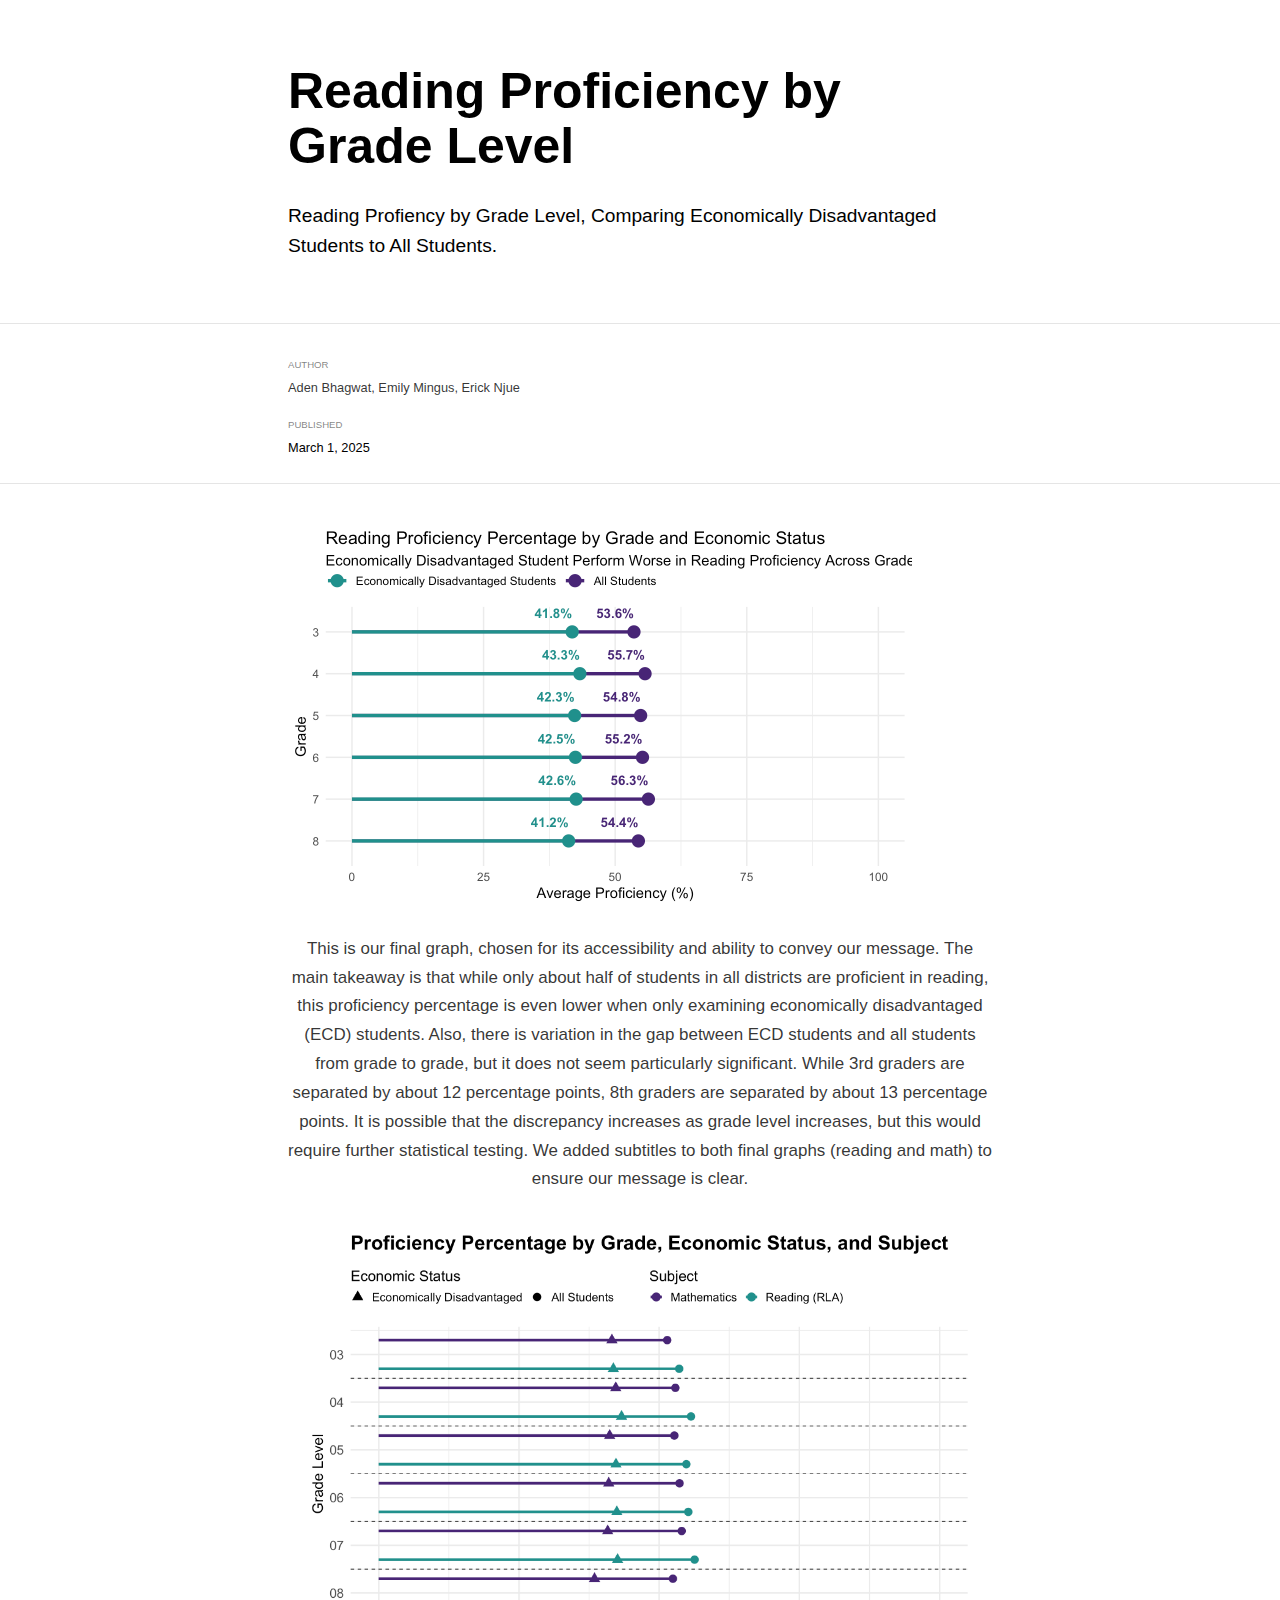
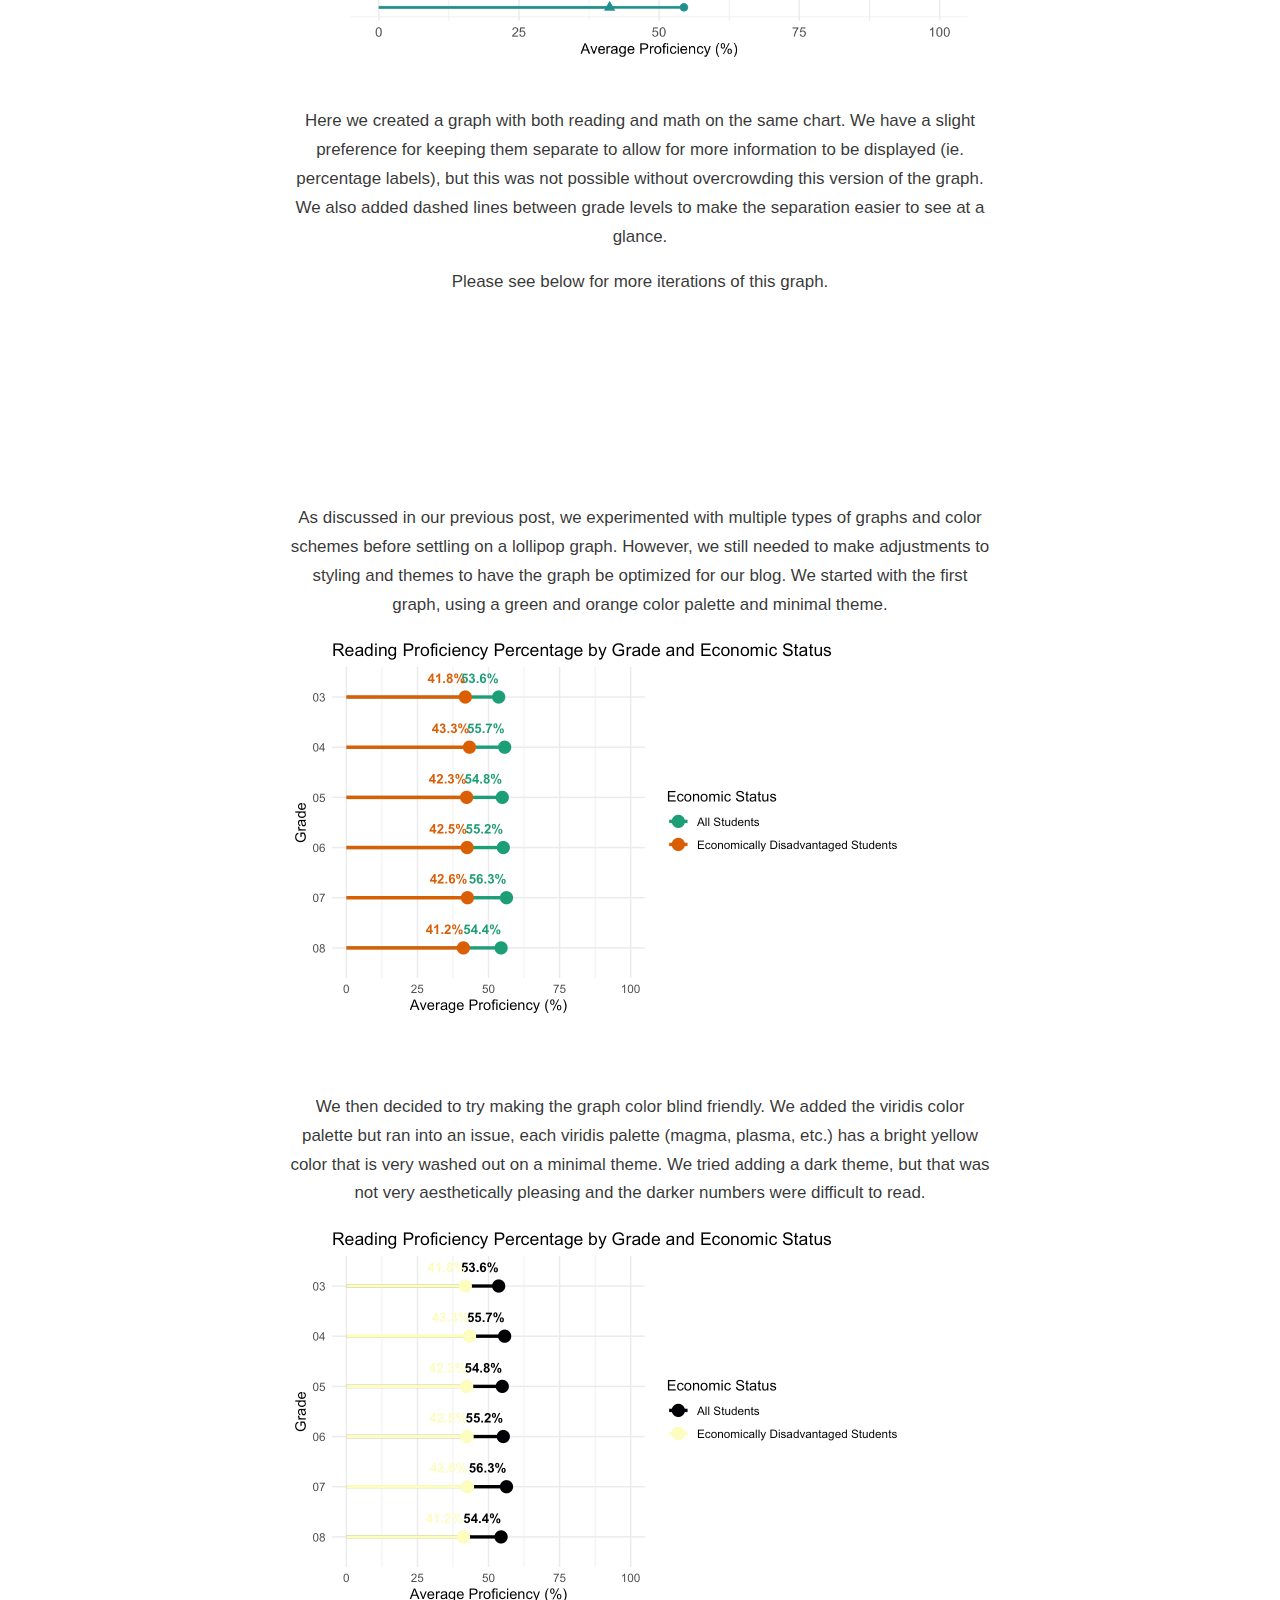
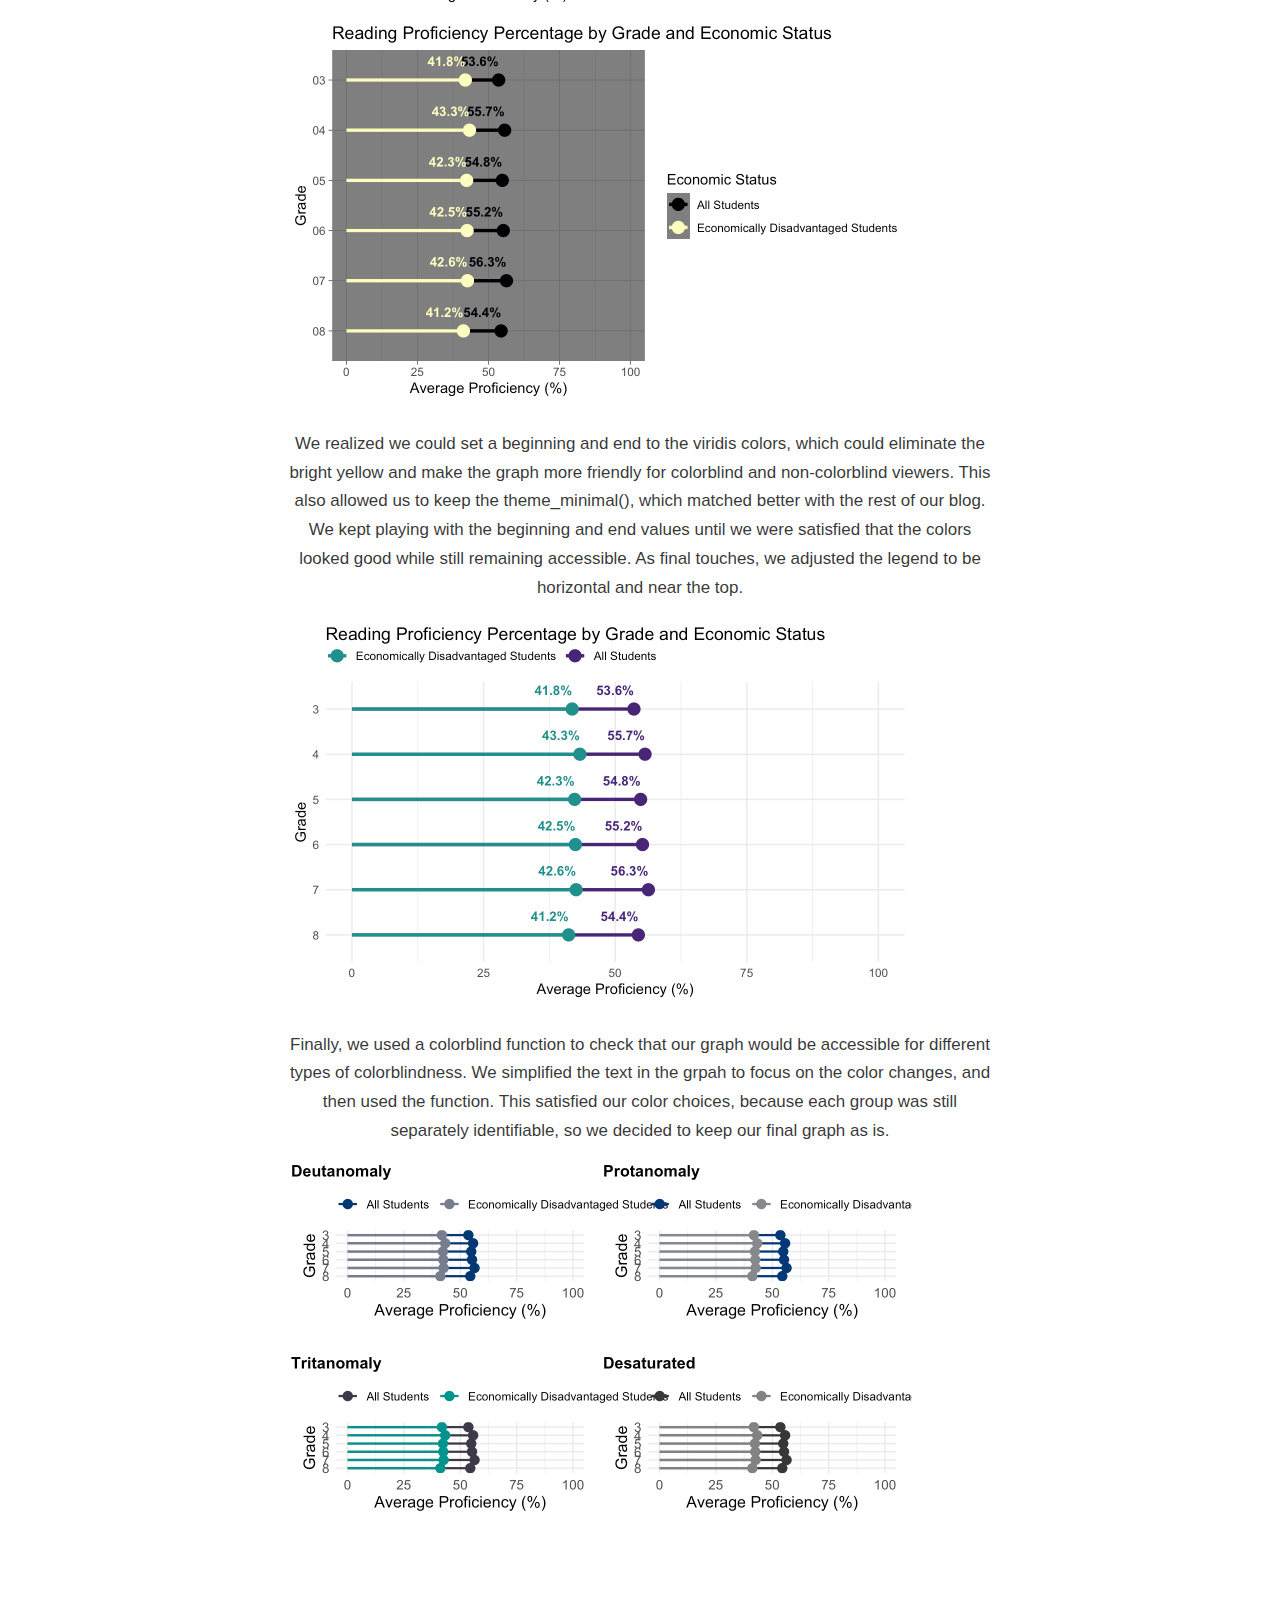
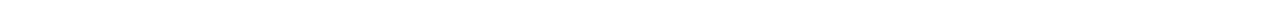
<file: _posts/2025-02-26-post-1/post-1.html>
<!DOCTYPE html>

<html xmlns="http://www.w3.org/1999/xhtml" lang="" xml:lang="">

<head>
  <meta charset="utf-8"/>
  <meta name="viewport" content="width=device-width, initial-scale=1"/>
  <meta http-equiv="X-UA-Compatible" content="IE=Edge,chrome=1"/>
  <meta name="generator" content="distill" />

  <style type="text/css">
  /* Hide doc at startup (prevent jankiness while JS renders/transforms) */
  body {
    visibility: hidden;
  }
  </style>

 <!--radix_placeholder_import_source-->
 <!--/radix_placeholder_import_source-->

<style type="text/css">code{white-space: pre;}</style>
<style type="text/css" data-origin="pandoc">
pre > code.sourceCode { white-space: pre; position: relative; }
pre > code.sourceCode > span { line-height: 1.25; }
pre > code.sourceCode > span:empty { height: 1.2em; }
.sourceCode { overflow: visible; }
code.sourceCode > span { color: inherit; text-decoration: inherit; }
div.sourceCode { margin: 1em 0; }
pre.sourceCode { margin: 0; }
@media screen {
div.sourceCode { overflow: auto; }
}
@media print {
pre > code.sourceCode { white-space: pre-wrap; }
pre > code.sourceCode > span { display: inline-block; text-indent: -5em; padding-left: 5em; }
}
pre.numberSource code
  { counter-reset: source-line 0; }
pre.numberSource code > span
  { position: relative; left: -4em; counter-increment: source-line; }
pre.numberSource code > span > a:first-child::before
  { content: counter(source-line);
    position: relative; left: -1em; text-align: right; vertical-align: baseline;
    border: none; display: inline-block;
    -webkit-touch-callout: none; -webkit-user-select: none;
    -khtml-user-select: none; -moz-user-select: none;
    -ms-user-select: none; user-select: none;
    padding: 0 4px; width: 4em;
    color: #aaaaaa;
  }
pre.numberSource { margin-left: 3em; border-left: 1px solid #aaaaaa;  padding-left: 4px; }
div.sourceCode
  { color: #00769e; background-color: #f1f3f5; }
@media screen {
pre > code.sourceCode > span > a:first-child::before { text-decoration: underline; }
}
code span { color: #00769e; } /* Normal */
code span.al { color: #ad0000; } /* Alert */
code span.an { color: #5e5e5e; } /* Annotation */
code span.at { color: #657422; } /* Attribute */
code span.bn { color: #ad0000; } /* BaseN */
code span.bu { } /* BuiltIn */
code span.cf { color: #00769e; } /* ControlFlow */
code span.ch { color: #20794d; } /* Char */
code span.cn { color: #8f5902; } /* Constant */
code span.co { color: #5e5e5e; } /* Comment */
code span.cv { color: #5e5e5e; font-style: italic; } /* CommentVar */
code span.do { color: #5e5e5e; font-style: italic; } /* Documentation */
code span.dt { color: #ad0000; } /* DataType */
code span.dv { color: #ad0000; } /* DecVal */
code span.er { color: #ad0000; } /* Error */
code span.ex { } /* Extension */
code span.fl { color: #ad0000; } /* Float */
code span.fu { color: #4758ab; } /* Function */
code span.im { } /* Import */
code span.in { color: #5e5e5e; } /* Information */
code span.kw { color: #00769e; } /* Keyword */
code span.op { color: #5e5e5e; } /* Operator */
code span.ot { color: #00769e; } /* Other */
code span.pp { color: #ad0000; } /* Preprocessor */
code span.sc { color: #5e5e5e; } /* SpecialChar */
code span.ss { color: #20794d; } /* SpecialString */
code span.st { color: #20794d; } /* String */
code span.va { color: #111111; } /* Variable */
code span.vs { color: #20794d; } /* VerbatimString */
code span.wa { color: #5e5e5e; font-style: italic; } /* Warning */
</style>


  <!--radix_placeholder_meta_tags-->
  <title>Reading Proficiency by Grade Level</title>

  <meta property="description" itemprop="description" content="Reading Profiency by Grade Level, Comparing Economically Disadvantaged Students to All Students."/>


  <!--  https://schema.org/Article -->
  <meta property="article:published" itemprop="datePublished" content="2025-03-01"/>
  <meta property="article:created" itemprop="dateCreated" content="2025-03-01"/>
  <meta name="article:author" content="Aden Bhagwat, Emily Mingus, Erick Njue"/>

  <!--  https://developers.facebook.com/docs/sharing/webmasters#markup -->
  <meta property="og:title" content="Reading Proficiency by Grade Level"/>
  <meta property="og:type" content="article"/>
  <meta property="og:description" content="Reading Profiency by Grade Level, Comparing Economically Disadvantaged Students to All Students."/>
  <meta property="og:locale" content="en_US"/>

  <!--  https://dev.twitter.com/cards/types/summary -->
  <meta property="twitter:card" content="summary"/>
  <meta property="twitter:title" content="Reading Proficiency by Grade Level"/>
  <meta property="twitter:description" content="Reading Profiency by Grade Level, Comparing Economically Disadvantaged Students to All Students."/>

  <!--/radix_placeholder_meta_tags-->
  <!--radix_placeholder_rmarkdown_metadata-->

  <script type="text/json" id="radix-rmarkdown-metadata">
  {"type":"list","attributes":{"names":{"type":"character","attributes":{},"value":["title","description","author","date","output"]}},"value":[{"type":"character","attributes":{},"value":["Reading Proficiency by Grade Level"]},{"type":"character","attributes":{},"value":["Reading Profiency by Grade Level, Comparing Economically Disadvantaged Students to All Students.\n"]},{"type":"list","attributes":{},"value":[{"type":"list","attributes":{"names":{"type":"character","attributes":{},"value":["name","url"]}},"value":[{"type":"character","attributes":{},"value":["Aden Bhagwat, Emily Mingus, Erick Njue"]},{"type":"character","attributes":{},"value":["https://adenb0220.github.io/EDLD_652_Final/"]}]}]},{"type":"character","attributes":{},"value":["2025-03-01"]},{"type":"list","attributes":{"names":{"type":"character","attributes":{},"value":["distill::distill_article"]}},"value":[{"type":"list","attributes":{"names":{"type":"character","attributes":{},"value":["self_contained"]}},"value":[{"type":"logical","attributes":{},"value":[false]}]}]}]}
  </script>
  <!--/radix_placeholder_rmarkdown_metadata-->
  
  <script type="text/json" id="radix-resource-manifest">
  {"type":"character","attributes":{},"value":["post-1_files/anchor-4.2.2/anchor.min.js","post-1_files/bowser-1.9.3/bowser.min.js","post-1_files/distill-2.2.21/template.v2.js","post-1_files/figure-html5/unnamed-chunk-1-1.png","post-1_files/figure-html5/unnamed-chunk-2-1.png","post-1_files/figure-html5/unnamed-chunk-2-2.png","post-1_files/figure-html5/unnamed-chunk-3-1.png","post-1_files/figure-html5/unnamed-chunk-3-2.png","post-1_files/figure-html5/unnamed-chunk-4-1.png","post-1_files/figure-html5/unnamed-chunk-4-2.png","post-1_files/figure-html5/unnamed-chunk-5-1.png","post-1_files/figure-html5/unnamed-chunk-6-1.png","post-1_files/header-attrs-2.29/header-attrs.js","post-1_files/jquery-3.6.0/jquery-3.6.0.js","post-1_files/jquery-3.6.0/jquery-3.6.0.min.js","post-1_files/jquery-3.6.0/jquery-3.6.0.min.map","post-1_files/popper-2.6.0/popper.min.js","post-1_files/tippy-6.2.7/tippy-bundle.umd.min.js","post-1_files/tippy-6.2.7/tippy-light-border.css","post-1_files/tippy-6.2.7/tippy.css","post-1_files/tippy-6.2.7/tippy.umd.min.js","post-1_files/webcomponents-2.0.0/webcomponents.js"]}
  </script>
  <!--radix_placeholder_navigation_in_header-->
  <!--/radix_placeholder_navigation_in_header-->
  <!--radix_placeholder_distill-->

  <style type="text/css">

  body {
    background-color: white;
  }

  .pandoc-table {
    width: 100%;
  }

  .pandoc-table>caption {
    margin-bottom: 10px;
  }

  .pandoc-table th:not([align]) {
    text-align: left;
  }

  .pagedtable-footer {
    font-size: 15px;
  }

  d-byline .byline {
    grid-template-columns: 2fr 2fr;
  }

  d-byline .byline h3 {
    margin-block-start: 1.5em;
  }

  d-byline .byline .authors-affiliations h3 {
    margin-block-start: 0.5em;
  }

  .authors-affiliations .orcid-id {
    width: 16px;
    height:16px;
    margin-left: 4px;
    margin-right: 4px;
    vertical-align: middle;
    padding-bottom: 2px;
  }

  d-title .dt-tags {
    margin-top: 1em;
    grid-column: text;
  }

  .dt-tags .dt-tag {
    text-decoration: none;
    display: inline-block;
    color: rgba(0,0,0,0.6);
    padding: 0em 0.4em;
    margin-right: 0.5em;
    margin-bottom: 0.4em;
    font-size: 70%;
    border: 1px solid rgba(0,0,0,0.2);
    border-radius: 3px;
    text-transform: uppercase;
    font-weight: 500;
  }

  d-article table.gt_table td,
  d-article table.gt_table th {
    border-bottom: none;
    font-size: 100%;
  }

  .html-widget {
    margin-bottom: 2.0em;
  }

  .l-screen-inset {
    padding-right: 16px;
  }

  .l-screen .caption {
    margin-left: 10px;
  }

  .shaded {
    background: rgb(247, 247, 247);
    padding-top: 20px;
    padding-bottom: 20px;
    border-top: 1px solid rgba(0, 0, 0, 0.1);
    border-bottom: 1px solid rgba(0, 0, 0, 0.1);
  }

  .shaded .html-widget {
    margin-bottom: 0;
    border: 1px solid rgba(0, 0, 0, 0.1);
  }

  .shaded .shaded-content {
    background: white;
  }

  .text-output {
    margin-top: 0;
    line-height: 1.5em;
  }

  .hidden {
    display: none !important;
  }

  hr.section-separator {
    border: none;
    border-top: 1px solid rgba(0, 0, 0, 0.1);
    margin: 0px;
  }


  d-byline {
    border-top: none;
  }

  d-article {
    padding-top: 2.5rem;
    padding-bottom: 30px;
    border-top: none;
  }

  d-appendix {
    padding-top: 30px;
  }

  d-article>p>img {
    width: 100%;
  }

  d-article h2 {
    margin: 1rem 0 1.5rem 0;
  }

  d-article h3 {
    margin-top: 1.5rem;
  }

  d-article iframe {
    border: 1px solid rgba(0, 0, 0, 0.1);
    margin-bottom: 2.0em;
    width: 100%;
  }

  /* Tweak code blocks */

  d-article div.sourceCode code,
  d-article pre code {
    font-family: Consolas, Monaco, 'Andale Mono', 'Ubuntu Mono', monospace;
  }

  d-article pre,
  d-article div.sourceCode,
  d-article div.sourceCode pre {
    overflow: auto;
  }

  d-article div.sourceCode {
    background-color: white;
  }

  d-article div.sourceCode pre {
    padding-left: 10px;
    font-size: 12px;
    border-left: 2px solid rgba(0,0,0,0.1);
  }

  d-article pre {
    font-size: 12px;
    color: black;
    background: none;
    margin-top: 0;
    text-align: left;
    white-space: pre;
    word-spacing: normal;
    word-break: normal;
    word-wrap: normal;
    line-height: 1.5;

    -moz-tab-size: 4;
    -o-tab-size: 4;
    tab-size: 4;

    -webkit-hyphens: none;
    -moz-hyphens: none;
    -ms-hyphens: none;
    hyphens: none;
  }

  d-article pre a {
    border-bottom: none;
  }

  d-article pre a:hover {
    border-bottom: none;
    text-decoration: underline;
  }

  d-article details {
    grid-column: text;
    margin-bottom: 0.8em;
  }

  @media(min-width: 768px) {

  d-article pre,
  d-article div.sourceCode,
  d-article div.sourceCode pre {
    overflow: visible !important;
  }

  d-article div.sourceCode pre {
    padding-left: 18px;
    font-size: 14px;
  }

  /* tweak for Pandoc numbered line within distill */
  d-article pre.numberSource code > span {
      left: -2em;
  }

  d-article pre {
    font-size: 14px;
  }

  }

  figure img.external {
    background: white;
    border: 1px solid rgba(0, 0, 0, 0.1);
    box-shadow: 0 1px 8px rgba(0, 0, 0, 0.1);
    padding: 18px;
    box-sizing: border-box;
  }

  /* CSS for d-contents */

  .d-contents {
    grid-column: text;
    color: rgba(0,0,0,0.8);
    font-size: 0.9em;
    padding-bottom: 1em;
    margin-bottom: 1em;
    padding-bottom: 0.5em;
    margin-bottom: 1em;
    padding-left: 0.25em;
    justify-self: start;
  }

  @media(min-width: 1000px) {
    .d-contents.d-contents-float {
      height: 0;
      grid-column-start: 1;
      grid-column-end: 4;
      justify-self: center;
      padding-right: 3em;
      padding-left: 2em;
    }
  }

  .d-contents nav h3 {
    font-size: 18px;
    margin-top: 0;
    margin-bottom: 1em;
  }

  .d-contents li {
    list-style-type: none
  }

  .d-contents nav > ul {
    padding-left: 0;
  }

  .d-contents ul {
    padding-left: 1em
  }

  .d-contents nav ul li {
    margin-top: 0.6em;
    margin-bottom: 0.2em;
  }

  .d-contents nav a {
    font-size: 13px;
    border-bottom: none;
    text-decoration: none
    color: rgba(0, 0, 0, 0.8);
  }

  .d-contents nav a:hover {
    text-decoration: underline solid rgba(0, 0, 0, 0.6)
  }

  .d-contents nav > ul > li > a {
    font-weight: 600;
  }

  .d-contents nav > ul > li > ul {
    font-weight: inherit;
  }

  .d-contents nav > ul > li > ul > li {
    margin-top: 0.2em;
  }


  .d-contents nav ul {
    margin-top: 0;
    margin-bottom: 0.25em;
  }

  .d-article-with-toc h2:nth-child(2) {
    margin-top: 0;
  }


  /* Figure */

  .figure {
    position: relative;
    margin-bottom: 2.5em;
    margin-top: 1.5em;
  }

  .figure .caption {
    color: rgba(0, 0, 0, 0.6);
    font-size: 12px;
    line-height: 1.5em;
  }

  .figure img.external {
    background: white;
    border: 1px solid rgba(0, 0, 0, 0.1);
    box-shadow: 0 1px 8px rgba(0, 0, 0, 0.1);
    padding: 18px;
    box-sizing: border-box;
  }

  .figure .caption a {
    color: rgba(0, 0, 0, 0.6);
  }

  .figure .caption b,
  .figure .caption strong, {
    font-weight: 600;
    color: rgba(0, 0, 0, 1.0);
  }

  /* Citations */

  d-article .citation {
    color: inherit;
    cursor: inherit;
  }

  div.hanging-indent{
    margin-left: 1em; text-indent: -1em;
  }

  /* Citation hover box */

  .tippy-box[data-theme~=light-border] {
    background-color: rgba(250, 250, 250, 0.95);
  }

  .tippy-content > p {
    margin-bottom: 0;
    padding: 2px;
  }


  /* Tweak 1000px media break to show more text */

  @media(min-width: 1000px) {
    .base-grid,
    distill-header,
    d-title,
    d-abstract,
    d-article,
    d-appendix,
    distill-appendix,
    d-byline,
    d-footnote-list,
    d-citation-list,
    distill-footer {
      grid-template-columns: [screen-start] 1fr [page-start kicker-start] 80px [middle-start] 50px [text-start kicker-end] 65px 65px 65px 65px 65px 65px 65px 65px [text-end gutter-start] 65px [middle-end] 65px [page-end gutter-end] 1fr [screen-end];
      grid-column-gap: 16px;
    }

    .grid {
      grid-column-gap: 16px;
    }

    d-article {
      font-size: 1.06rem;
      line-height: 1.7em;
    }
    figure .caption, .figure .caption, figure figcaption {
      font-size: 13px;
    }
  }

  @media(min-width: 1180px) {
    .base-grid,
    distill-header,
    d-title,
    d-abstract,
    d-article,
    d-appendix,
    distill-appendix,
    d-byline,
    d-footnote-list,
    d-citation-list,
    distill-footer {
      grid-template-columns: [screen-start] 1fr [page-start kicker-start] 60px [middle-start] 60px [text-start kicker-end] 60px 60px 60px 60px 60px 60px 60px 60px [text-end gutter-start] 60px [middle-end] 60px [page-end gutter-end] 1fr [screen-end];
      grid-column-gap: 32px;
    }

    .grid {
      grid-column-gap: 32px;
    }
  }


  /* Get the citation styles for the appendix (not auto-injected on render since
     we do our own rendering of the citation appendix) */

  d-appendix .citation-appendix,
  .d-appendix .citation-appendix {
    font-size: 11px;
    line-height: 15px;
    border-left: 1px solid rgba(0, 0, 0, 0.1);
    padding-left: 18px;
    border: 1px solid rgba(0,0,0,0.1);
    background: rgba(0, 0, 0, 0.02);
    padding: 10px 18px;
    border-radius: 3px;
    color: rgba(150, 150, 150, 1);
    overflow: hidden;
    margin-top: -12px;
    white-space: pre-wrap;
    word-wrap: break-word;
  }

  /* Include appendix styles here so they can be overridden */

  d-appendix {
    contain: layout style;
    font-size: 0.8em;
    line-height: 1.7em;
    margin-top: 60px;
    margin-bottom: 0;
    border-top: 1px solid rgba(0, 0, 0, 0.1);
    color: rgba(0,0,0,0.5);
    padding-top: 60px;
    padding-bottom: 48px;
  }

  d-appendix h3 {
    grid-column: page-start / text-start;
    font-size: 15px;
    font-weight: 500;
    margin-top: 1em;
    margin-bottom: 0;
    color: rgba(0,0,0,0.65);
  }

  d-appendix h3 + * {
    margin-top: 1em;
  }

  d-appendix ol {
    padding: 0 0 0 15px;
  }

  @media (min-width: 768px) {
    d-appendix ol {
      padding: 0 0 0 30px;
      margin-left: -30px;
    }
  }

  d-appendix li {
    margin-bottom: 1em;
  }

  d-appendix a {
    color: rgba(0, 0, 0, 0.6);
  }

  d-appendix > * {
    grid-column: text;
  }

  d-appendix > d-footnote-list,
  d-appendix > d-citation-list,
  d-appendix > distill-appendix {
    grid-column: screen;
  }

  /* Include footnote styles here so they can be overridden */

  d-footnote-list {
    contain: layout style;
  }

  d-footnote-list > * {
    grid-column: text;
  }

  d-footnote-list a.footnote-backlink {
    color: rgba(0,0,0,0.3);
    padding-left: 0.5em;
  }



  /* Anchor.js */

  .anchorjs-link {
    /*transition: all .25s linear; */
    text-decoration: none;
    border-bottom: none;
  }
  *:hover > .anchorjs-link {
    margin-left: -1.125em !important;
    text-decoration: none;
    border-bottom: none;
  }

  /* Social footer */

  .social_footer {
    margin-top: 30px;
    margin-bottom: 0;
    color: rgba(0,0,0,0.67);
  }

  .disqus-comments {
    margin-right: 30px;
  }

  .disqus-comment-count {
    border-bottom: 1px solid rgba(0, 0, 0, 0.4);
    cursor: pointer;
  }

  #disqus_thread {
    margin-top: 30px;
  }

  .article-sharing a {
    border-bottom: none;
    margin-right: 8px;
  }

  .article-sharing a:hover {
    border-bottom: none;
  }

  .sidebar-section.subscribe {
    font-size: 12px;
    line-height: 1.6em;
  }

  .subscribe p {
    margin-bottom: 0.5em;
  }


  .article-footer .subscribe {
    font-size: 15px;
    margin-top: 45px;
  }


  .sidebar-section.custom {
    font-size: 12px;
    line-height: 1.6em;
  }

  .custom p {
    margin-bottom: 0.5em;
  }

  /* Styles for listing layout (hide title) */
  .layout-listing d-title, .layout-listing .d-title {
    display: none;
  }

  /* Styles for posts lists (not auto-injected) */


  .posts-with-sidebar {
    padding-left: 45px;
    padding-right: 45px;
  }

  .posts-list .description h2,
  .posts-list .description p {
    font-family: -apple-system, BlinkMacSystemFont, "Segoe UI", Roboto, Oxygen, Ubuntu, Cantarell, "Fira Sans", "Droid Sans", "Helvetica Neue", Arial, sans-serif;
  }

  .posts-list .description h2 {
    font-weight: 700;
    border-bottom: none;
    padding-bottom: 0;
  }

  .posts-list h2.post-tag {
    border-bottom: 1px solid rgba(0, 0, 0, 0.2);
    padding-bottom: 12px;
  }
  .posts-list {
    margin-top: 60px;
    margin-bottom: 24px;
  }

  .posts-list .post-preview {
    text-decoration: none;
    overflow: hidden;
    display: block;
    border-bottom: 1px solid rgba(0, 0, 0, 0.1);
    padding: 24px 0;
  }

  .post-preview-last {
    border-bottom: none !important;
  }

  .posts-list .posts-list-caption {
    grid-column: screen;
    font-weight: 400;
  }

  .posts-list .post-preview h2 {
    margin: 0 0 6px 0;
    line-height: 1.2em;
    font-style: normal;
    font-size: 24px;
  }

  .posts-list .post-preview p {
    margin: 0 0 12px 0;
    line-height: 1.4em;
    font-size: 16px;
  }

  .posts-list .post-preview .thumbnail {
    box-sizing: border-box;
    margin-bottom: 24px;
    position: relative;
    max-width: 500px;
  }
  .posts-list .post-preview img {
    width: 100%;
    display: block;
  }

  .posts-list .metadata {
    font-size: 12px;
    line-height: 1.4em;
    margin-bottom: 18px;
  }

  .posts-list .metadata > * {
    display: inline-block;
  }

  .posts-list .metadata .publishedDate {
    margin-right: 2em;
  }

  .posts-list .metadata .dt-authors {
    display: block;
    margin-top: 0.3em;
    margin-right: 2em;
  }

  .posts-list .dt-tags {
    display: block;
    line-height: 1em;
  }

  .posts-list .dt-tags .dt-tag {
    display: inline-block;
    color: rgba(0,0,0,0.6);
    padding: 0.3em 0.4em;
    margin-right: 0.2em;
    margin-bottom: 0.4em;
    font-size: 60%;
    border: 1px solid rgba(0,0,0,0.2);
    border-radius: 3px;
    text-transform: uppercase;
    font-weight: 500;
  }

  .posts-list img {
    opacity: 1;
  }

  .posts-list img[data-src] {
    opacity: 0;
  }

  .posts-more {
    clear: both;
  }


  .posts-sidebar {
    font-size: 16px;
  }

  .posts-sidebar h3 {
    font-size: 16px;
    margin-top: 0;
    margin-bottom: 0.5em;
    font-weight: 400;
    text-transform: uppercase;
  }

  .sidebar-section {
    margin-bottom: 30px;
  }

  .categories ul {
    list-style-type: none;
    margin: 0;
    padding: 0;
  }

  .categories li {
    color: rgba(0, 0, 0, 0.8);
    margin-bottom: 0;
  }

  .categories li>a {
    border-bottom: none;
  }

  .categories li>a:hover {
    border-bottom: 1px solid rgba(0, 0, 0, 0.4);
  }

  .categories .active {
    font-weight: 600;
  }

  .categories .category-count {
    color: rgba(0, 0, 0, 0.4);
  }


  @media(min-width: 768px) {
    .posts-list .post-preview h2 {
      font-size: 26px;
    }
    .posts-list .post-preview .thumbnail {
      float: right;
      width: 30%;
      margin-bottom: 0;
    }
    .posts-list .post-preview .description {
      float: left;
      width: 45%;
    }
    .posts-list .post-preview .metadata {
      float: left;
      width: 20%;
      margin-top: 8px;
    }
    .posts-list .post-preview p {
      margin: 0 0 12px 0;
      line-height: 1.5em;
      font-size: 16px;
    }
    .posts-with-sidebar .posts-list {
      float: left;
      width: 75%;
    }
    .posts-with-sidebar .posts-sidebar {
      float: right;
      width: 20%;
      margin-top: 60px;
      padding-top: 24px;
      padding-bottom: 24px;
    }
  }


  /* Improve display for browsers without grid (IE/Edge <= 15) */

  .downlevel {
    line-height: 1.6em;
    font-family: -apple-system, BlinkMacSystemFont, "Segoe UI", Roboto, Oxygen, Ubuntu, Cantarell, "Fira Sans", "Droid Sans", "Helvetica Neue", Arial, sans-serif;
    margin: 0;
  }

  .downlevel .d-title {
    padding-top: 6rem;
    padding-bottom: 1.5rem;
  }

  .downlevel .d-title h1 {
    font-size: 50px;
    font-weight: 700;
    line-height: 1.1em;
    margin: 0 0 0.5rem;
  }

  .downlevel .d-title p {
    font-weight: 300;
    font-size: 1.2rem;
    line-height: 1.55em;
    margin-top: 0;
  }

  .downlevel .d-byline {
    padding-top: 0.8em;
    padding-bottom: 0.8em;
    font-size: 0.8rem;
    line-height: 1.8em;
  }

  .downlevel .section-separator {
    border: none;
    border-top: 1px solid rgba(0, 0, 0, 0.1);
  }

  .downlevel .d-article {
    font-size: 1.06rem;
    line-height: 1.7em;
    padding-top: 1rem;
    padding-bottom: 2rem;
  }


  .downlevel .d-appendix {
    padding-left: 0;
    padding-right: 0;
    max-width: none;
    font-size: 0.8em;
    line-height: 1.7em;
    margin-bottom: 0;
    color: rgba(0,0,0,0.5);
    padding-top: 40px;
    padding-bottom: 48px;
  }

  .downlevel .footnotes ol {
    padding-left: 13px;
  }

  .downlevel .base-grid,
  .downlevel .distill-header,
  .downlevel .d-title,
  .downlevel .d-abstract,
  .downlevel .d-article,
  .downlevel .d-appendix,
  .downlevel .distill-appendix,
  .downlevel .d-byline,
  .downlevel .d-footnote-list,
  .downlevel .d-citation-list,
  .downlevel .distill-footer,
  .downlevel .appendix-bottom,
  .downlevel .posts-container {
    padding-left: 40px;
    padding-right: 40px;
  }

  @media(min-width: 768px) {
    .downlevel .base-grid,
    .downlevel .distill-header,
    .downlevel .d-title,
    .downlevel .d-abstract,
    .downlevel .d-article,
    .downlevel .d-appendix,
    .downlevel .distill-appendix,
    .downlevel .d-byline,
    .downlevel .d-footnote-list,
    .downlevel .d-citation-list,
    .downlevel .distill-footer,
    .downlevel .appendix-bottom,
    .downlevel .posts-container {
    padding-left: 150px;
    padding-right: 150px;
    max-width: 900px;
  }
  }

  .downlevel pre code {
    display: block;
    border-left: 2px solid rgba(0, 0, 0, .1);
    padding: 0 0 0 20px;
    font-size: 14px;
  }

  .downlevel code, .downlevel pre {
    color: black;
    background: none;
    font-family: Consolas, Monaco, 'Andale Mono', 'Ubuntu Mono', monospace;
    text-align: left;
    white-space: pre;
    word-spacing: normal;
    word-break: normal;
    word-wrap: normal;
    line-height: 1.5;

    -moz-tab-size: 4;
    -o-tab-size: 4;
    tab-size: 4;

    -webkit-hyphens: none;
    -moz-hyphens: none;
    -ms-hyphens: none;
    hyphens: none;
  }

  .downlevel .posts-list .post-preview {
    color: inherit;
  }



  </style>

  <script type="application/javascript">

  function is_downlevel_browser() {
    if (bowser.isUnsupportedBrowser({ msie: "12", msedge: "16"},
                                   window.navigator.userAgent)) {
      return true;
    } else {
      return window.load_distill_framework === undefined;
    }
  }

  // show body when load is complete
  function on_load_complete() {

    // add anchors
    if (window.anchors) {
      window.anchors.options.placement = 'left';
      window.anchors.add('d-article > h2, d-article > h3, d-article > h4, d-article > h5');
    }


    // set body to visible
    document.body.style.visibility = 'visible';

    // force redraw for leaflet widgets
    if (window.HTMLWidgets) {
      var maps = window.HTMLWidgets.findAll(".leaflet");
      $.each(maps, function(i, el) {
        var map = this.getMap();
        map.invalidateSize();
        map.eachLayer(function(layer) {
          if (layer instanceof L.TileLayer)
            layer.redraw();
        });
      });
    }

    // trigger 'shown' so htmlwidgets resize
    $('d-article').trigger('shown');
  }

  function init_distill() {

    init_common();

    // create front matter
    var front_matter = $('<d-front-matter></d-front-matter>');
    $('#distill-front-matter').wrap(front_matter);

    // create d-title
    $('.d-title').changeElementType('d-title');

    // separator
    var separator = '<hr class="section-separator" style="clear: both"/>';
    // prepend separator above appendix
    $('.d-byline').before(separator);
    $('.d-article').before(separator);

    // create d-byline
    var byline = $('<d-byline></d-byline>');
    $('.d-byline').replaceWith(byline);

    // create d-article
    var article = $('<d-article></d-article>');
    $('.d-article').wrap(article).children().unwrap();

    // move posts container into article
    $('.posts-container').appendTo($('d-article'));

    // create d-appendix
    $('.d-appendix').changeElementType('d-appendix');

    // flag indicating that we have appendix items
    var appendix = $('.appendix-bottom').children('h3').length > 0;

    // replace footnotes with <d-footnote>
    $('.footnote-ref').each(function(i, val) {
      appendix = true;
      var href = $(this).attr('href');
      var id = href.replace('#', '');
      var fn = $('#' + id);
      var fn_p = $('#' + id + '>p');
      fn_p.find('.footnote-back').remove();
      var text = fn_p.html();
      var dtfn = $('<d-footnote></d-footnote>');
      dtfn.html(text);
      $(this).replaceWith(dtfn);
    });
    // remove footnotes
    $('.footnotes').remove();

    // move refs into #references-listing
    $('#references-listing').replaceWith($('#refs'));

    $('h1.appendix, h2.appendix').each(function(i, val) {
      $(this).changeElementType('h3');
    });
    $('h3.appendix').each(function(i, val) {
      var id = $(this).attr('id');
      $('.d-contents a[href="#' + id + '"]').parent().remove();
      appendix = true;
      $(this).nextUntil($('h1, h2, h3')).addBack().appendTo($('d-appendix'));
    });

    // show d-appendix if we have appendix content
    $("d-appendix").css('display', appendix ? 'grid' : 'none');

    // localize layout chunks to just output
    $('.layout-chunk').each(function(i, val) {

      // capture layout
      var layout = $(this).attr('data-layout');

      // apply layout to markdown level block elements
      var elements = $(this).children().not('details, div.sourceCode, pre, script');
      elements.each(function(i, el) {
        var layout_div = $('<div class="' + layout + '"></div>');
        if (layout_div.hasClass('shaded')) {
          var shaded_content = $('<div class="shaded-content"></div>');
          $(this).wrap(shaded_content);
          $(this).parent().wrap(layout_div);
        } else {
          $(this).wrap(layout_div);
        }
      });


      // unwrap the layout-chunk div
      $(this).children().unwrap();
    });

    // remove code block used to force  highlighting css
    $('.distill-force-highlighting-css').parent().remove();

    // remove empty line numbers inserted by pandoc when using a
    // custom syntax highlighting theme, except when numbering line
    // in code chunk
    $('pre:not(.numberLines) code.sourceCode a:empty').remove();

    // load distill framework
    load_distill_framework();

    // wait for window.distillRunlevel == 4 to do post processing
    function distill_post_process() {

      if (!window.distillRunlevel || window.distillRunlevel < 4)
        return;

      // hide author/affiliations entirely if we have no authors
      var front_matter = JSON.parse($("#distill-front-matter").html());
      var have_authors = front_matter.authors && front_matter.authors.length > 0;
      if (!have_authors)
        $('d-byline').addClass('hidden');

      // article with toc class
      $('.d-contents').parent().addClass('d-article-with-toc');

      // strip links that point to #
      $('.authors-affiliations').find('a[href="#"]').removeAttr('href');

      // add orcid ids
      $('.authors-affiliations').find('.author').each(function(i, el) {
        var orcid_id = front_matter.authors[i].orcidID;
        var author_name = front_matter.authors[i].author
        if (orcid_id) {
          var a = $('<a></a>');
          a.attr('href', 'https://orcid.org/' + orcid_id);
          var img = $('<img></img>');
          img.addClass('orcid-id');
          img.attr('alt', author_name ? 'ORCID ID for ' + author_name : 'ORCID ID');
          img.attr('src','[data-uri]');
          a.append(img);
          $(this).append(a);
        }
      });

      // hide elements of author/affiliations grid that have no value
      function hide_byline_column(caption) {
        $('d-byline').find('h3:contains("' + caption + '")').parent().css('visibility', 'hidden');
      }

      // affiliations
      var have_affiliations = false;
      for (var i = 0; i<front_matter.authors.length; ++i) {
        var author = front_matter.authors[i];
        if (author.affiliation !== "&nbsp;") {
          have_affiliations = true;
          break;
        }
      }
      if (!have_affiliations)
        $('d-byline').find('h3:contains("Affiliations")').css('visibility', 'hidden');

      // published date
      if (!front_matter.publishedDate)
        hide_byline_column("Published");

      // document object identifier
      var doi = $('d-byline').find('h3:contains("DOI")');
      var doi_p = doi.next().empty();
      if (!front_matter.doi) {
        // if we have a citation and valid citationText then link to that
        if ($('#citation').length > 0 && front_matter.citationText) {
          doi.html('Citation');
          $('<a href="#citation"></a>')
            .text(front_matter.citationText)
            .appendTo(doi_p);
        } else {
          hide_byline_column("DOI");
        }
      } else {
        $('<a></a>')
           .attr('href', "https://doi.org/" + front_matter.doi)
           .html(front_matter.doi)
           .appendTo(doi_p);
      }

       // change plural form of authors/affiliations
      if (front_matter.authors.length === 1) {
        var grid = $('.authors-affiliations');
        grid.children('h3:contains("Authors")').text('Author');
        grid.children('h3:contains("Affiliations")').text('Affiliation');
      }

      // remove d-appendix and d-footnote-list local styles
      $('d-appendix > style:first-child').remove();
      $('d-footnote-list > style:first-child').remove();

      // move appendix-bottom entries to the bottom
      $('.appendix-bottom').appendTo('d-appendix').children().unwrap();
      $('.appendix-bottom').remove();

      // hoverable references
      $('span.citation[data-cites]').each(function() {
        const citeChild = $(this).children()[0]
        // Do not process if @xyz has been used without escaping and without bibliography activated
        // https://github.com/rstudio/distill/issues/466
        if (citeChild === undefined) return true

        if (citeChild.nodeName == "D-FOOTNOTE") {
          var fn = citeChild
          $(this).html(fn.shadowRoot.querySelector("sup"))
          $(this).id = fn.id
          fn.remove()
        }
        var refs = $(this).attr('data-cites').split(" ");
        var refHtml = refs.map(function(ref) {
          // Could use CSS.escape too here, we insure backward compatibility in navigator
          return "<p>" + $('div[id="ref-' + ref + '"]').html() + "</p>";
        }).join("\n");
        window.tippy(this, {
          allowHTML: true,
          content: refHtml,
          maxWidth: 500,
          interactive: true,
          interactiveBorder: 10,
          theme: 'light-border',
          placement: 'bottom-start'
        });
      });

      // fix footnotes in tables (#411)
      // replacing broken distill.pub feature
      $('table d-footnote').each(function() {
        // we replace internal showAtNode methode which is triggered when hovering a footnote
        this.hoverBox.showAtNode = function(node) {
          // ported from https://github.com/distillpub/template/pull/105/files
          calcOffset = function(elem) {
              let x = elem.offsetLeft;
              let y = elem.offsetTop;
              // Traverse upwards until an `absolute` element is found or `elem`
              // becomes null.
              while (elem = elem.offsetParent && elem.style.position != 'absolute') {
                  x += elem.offsetLeft;
                  y += elem.offsetTop;
              }

              return { left: x, top: y };
          }
          // https://developer.mozilla.org/en-US/docs/Web/API/HTMLElement/offsetTop
          const bbox = node.getBoundingClientRect();
          const offset = calcOffset(node);
          this.show([offset.left + bbox.width, offset.top + bbox.height]);
        }
      })

      // clear polling timer
      clearInterval(tid);

      // show body now that everything is ready
      on_load_complete();
    }

    var tid = setInterval(distill_post_process, 50);
    distill_post_process();

  }

  function init_downlevel() {

    init_common();

     // insert hr after d-title
    $('.d-title').after($('<hr class="section-separator"/>'));

    // check if we have authors
    var front_matter = JSON.parse($("#distill-front-matter").html());
    var have_authors = front_matter.authors && front_matter.authors.length > 0;

    // manage byline/border
    if (!have_authors)
      $('.d-byline').remove();
    $('.d-byline').after($('<hr class="section-separator"/>'));
    $('.d-byline a').remove();

    // remove toc
    $('.d-contents').remove();

    // move appendix elements
    $('h1.appendix, h2.appendix').each(function(i, val) {
      $(this).changeElementType('h3');
    });
    $('h3.appendix').each(function(i, val) {
      $(this).nextUntil($('h1, h2, h3')).addBack().appendTo($('.d-appendix'));
    });


    // inject headers into references and footnotes
    var refs_header = $('<h3></h3>');
    refs_header.text('References');
    $('#refs').prepend(refs_header);

    var footnotes_header = $('<h3></h3');
    footnotes_header.text('Footnotes');
    $('.footnotes').children('hr').first().replaceWith(footnotes_header);

    // move appendix-bottom entries to the bottom
    $('.appendix-bottom').appendTo('.d-appendix').children().unwrap();
    $('.appendix-bottom').remove();

    // remove appendix if it's empty
    if ($('.d-appendix').children().length === 0)
      $('.d-appendix').remove();

    // prepend separator above appendix
    $('.d-appendix').before($('<hr class="section-separator" style="clear: both"/>'));

    // trim code
    $('pre>code').each(function(i, val) {
      $(this).html($.trim($(this).html()));
    });

    // move posts-container right before article
    $('.posts-container').insertBefore($('.d-article'));

    $('body').addClass('downlevel');

    on_load_complete();
  }


  function init_common() {

    // jquery plugin to change element types
    (function($) {
      $.fn.changeElementType = function(newType) {
        var attrs = {};

        $.each(this[0].attributes, function(idx, attr) {
          attrs[attr.nodeName] = attr.nodeValue;
        });

        this.replaceWith(function() {
          return $("<" + newType + "/>", attrs).append($(this).contents());
        });
      };
    })(jQuery);

    // prevent underline for linked images
    $('a > img').parent().css({'border-bottom' : 'none'});

    // mark non-body figures created by knitr chunks as 100% width
    $('.layout-chunk').each(function(i, val) {
      var figures = $(this).find('img, .html-widget');
      // ignore leaflet img layers (#106)
      figures = figures.filter(':not(img[class*="leaflet"])')
      if ($(this).attr('data-layout') !== "l-body") {
        figures.css('width', '100%');
      } else {
        figures.css('max-width', '100%');
        figures.filter("[width]").each(function(i, val) {
          var fig = $(this);
          fig.css('width', fig.attr('width') + 'px');
        });

      }
    });

    // auto-append index.html to post-preview links in file: protocol
    // and in rstudio ide preview
    $('.post-preview').each(function(i, val) {
      if (window.location.protocol === "file:")
        $(this).attr('href', $(this).attr('href') + "index.html");
    });

    // get rid of index.html references in header
    if (window.location.protocol !== "file:") {
      $('.distill-site-header a[href]').each(function(i,val) {
        $(this).attr('href', $(this).attr('href').replace(/^index[.]html/, "./"));
      });
    }

    // add class to pandoc style tables
    $('tr.header').parent('thead').parent('table').addClass('pandoc-table');
    $('.kable-table').children('table').addClass('pandoc-table');

    // add figcaption style to table captions
    $('caption').parent('table').addClass("figcaption");

    // initialize posts list
    if (window.init_posts_list)
      window.init_posts_list();

    // implmement disqus comment link
    $('.disqus-comment-count').click(function() {
      window.headroom_prevent_pin = true;
      $('#disqus_thread').toggleClass('hidden');
      if (!$('#disqus_thread').hasClass('hidden')) {
        var offset = $(this).offset();
        $(window).resize();
        $('html, body').animate({
          scrollTop: offset.top - 35
        });
      }
    });
  }

  document.addEventListener('DOMContentLoaded', function() {
    if (is_downlevel_browser())
      init_downlevel();
    else
      window.addEventListener('WebComponentsReady', init_distill);
  });

  </script>

  <!--/radix_placeholder_distill-->
  <script src="post-1_files/header-attrs-2.29/header-attrs.js"></script>
  <script src="post-1_files/jquery-3.6.0/jquery-3.6.0.min.js"></script>
  <script src="post-1_files/popper-2.6.0/popper.min.js"></script>
  <link href="post-1_files/tippy-6.2.7/tippy.css" rel="stylesheet" />
  <link href="post-1_files/tippy-6.2.7/tippy-light-border.css" rel="stylesheet" />
  <script src="post-1_files/tippy-6.2.7/tippy.umd.min.js"></script>
  <script src="post-1_files/anchor-4.2.2/anchor.min.js"></script>
  <script src="post-1_files/bowser-1.9.3/bowser.min.js"></script>
  <script src="post-1_files/webcomponents-2.0.0/webcomponents.js"></script>
  <script src="post-1_files/distill-2.2.21/template.v2.js"></script>
  <!--radix_placeholder_site_in_header-->
  <!--/radix_placeholder_site_in_header-->


</head>

<body>

<!--radix_placeholder_front_matter-->

<script id="distill-front-matter" type="text/json">
{"title":"Reading Proficiency by Grade Level","description":"Reading Profiency by Grade Level, Comparing Economically Disadvantaged Students to All Students.","authors":[{"author":"Aden Bhagwat, Emily Mingus, Erick Njue","authorURL":"https://adenb0220.github.io/EDLD_652_Final/","affiliation":"&nbsp;","affiliationURL":"#","orcidID":""}],"publishedDate":"2025-03-01T00:00:00.000-08:00","citationText":"Njue, 2025"}
</script>

<!--/radix_placeholder_front_matter-->
<!--radix_placeholder_navigation_before_body-->
<!--/radix_placeholder_navigation_before_body-->
<!--radix_placeholder_site_before_body-->
<!--/radix_placeholder_site_before_body-->

<div class="d-title">
<h1>Reading Proficiency by Grade Level</h1>

<!--radix_placeholder_categories-->
<!--/radix_placeholder_categories-->
<p><p>Reading Profiency by Grade Level, Comparing Economically Disadvantaged Students to All Students.</p></p>
</div>

<div class="d-byline">
  Aden Bhagwat, Emily Mingus, Erick Njue <a href="https://adenb0220.github.io/EDLD_652_Final/" class="uri">https://adenb0220.github.io/EDLD_652_Final/</a> 
  
<br/>2025-03-01
</div>

<div class="d-article">
<div class="layout-chunk" data-layout="l-body">
<p><img src="post-1_files/figure-html5/unnamed-chunk-1-1.png" width="624" /></p>
</div>
<div style="text-align: center;">
<p>This is our final graph, chosen for its accessibility and ability to convey our message. The main takeaway is that while only about half of students in all districts are proficient in reading, this proficiency percentage is even lower when only examining economically disadvantaged (ECD) students. Also, there is variation in the gap between ECD students and all students from grade to grade, but it does not seem particularly significant. While 3rd graders are separated by about 12 percentage points, 8th graders are separated by about 13 percentage points. It is possible that the discrepancy increases as grade level increases, but this would require further statistical testing. We added subtitles to both final graphs (reading and math) to ensure our message is clear.</p>
</div>
<div class="layout-chunk" data-layout="l-body">
<p><img src="post-1_files/figure-html5/unnamed-chunk-2-1.png" width="1152" /></p>
</div>
<div style="text-align: center;">
<p>Here we created a graph with both reading and math on the same chart. We have a slight preference for keeping them separate to allow for more information to be displayed (ie. percentage labels), but this was not possible without overcrowding this version of the graph. We also added dashed lines between grade levels to make the separation easier to see at a glance.</p>
<p>Please see below for more iterations of this graph.</p>
</div>
<p><br><br>
<br><br>
<br><br></p>
<div style="text-align: center;">
<p>As discussed in our previous post, we experimented with multiple types of graphs and color schemes before settling on a lollipop graph. However, we still needed to make adjustments to styling and themes to have the graph be optimized for our blog. We started with the first graph, using a green and orange color palette and minimal theme.</p>
</div>
<div class="layout-chunk" data-layout="l-body">
<p><img src="post-1_files/figure-html5/unnamed-chunk-3-1.png" width="624" /></p>
</div>
<p><br></p>
<div style="text-align: center;">
<p>We then decided to try making the graph color blind friendly. We added the viridis color palette but ran into an issue, each viridis palette (magma, plasma, etc.) has a bright yellow color that is very washed out on a minimal theme. We tried adding a dark theme, but that was not very aesthetically pleasing and the darker numbers were difficult to read.</p>
</div>
<br><br>
<div class="layout-chunk" data-layout="l-body">
<p><img src="post-1_files/figure-html5/unnamed-chunk-4-1.png" width="624" /><img src="post-1_files/figure-html5/unnamed-chunk-4-2.png" width="624" /></p>
</div>
<div style="text-align: center;">
<p>We realized we could set a beginning and end to the viridis colors, which could eliminate the bright yellow and make the graph more friendly for colorblind and non-colorblind viewers. This also allowed us to keep the theme_minimal(), which matched better with the rest of our blog. We kept playing with the beginning and end values until we were satisfied that the colors looked good while still remaining accessible. As final touches, we adjusted the legend to be horizontal and near the top.</p>
</div>
<br>
<div class="layout-chunk" data-layout="l-body">
<p><img src="post-1_files/figure-html5/unnamed-chunk-5-1.png" width="624" /></p>
</div>
<br><br>
<div style="text-align: center;">
<p>Finally, we used a colorblind function to check that our graph would be accessible for different types of colorblindness. We simplified the text in the grpah to focus on the color changes, and then used the function. This satisfied our color choices, because each group was still separately identifiable, so we decided to keep our final graph as is.</p>
</div>
<br>
<div class="layout-chunk" data-layout="l-body">
<p><img src="post-1_files/figure-html5/unnamed-chunk-6-1.png" width="624" /></p>
</div>
<div class="sourceCode" id="cb1"><pre class="sourceCode r distill-force-highlighting-css"><code class="sourceCode r"></code></pre></div>
<!--radix_placeholder_article_footer-->
<!--/radix_placeholder_article_footer-->
</div>

<div class="d-appendix">
</div>


<!--radix_placeholder_site_after_body-->
<!--/radix_placeholder_site_after_body-->
<!--radix_placeholder_appendices-->
<div class="appendix-bottom"></div>
<!--/radix_placeholder_appendices-->
<!--radix_placeholder_navigation_after_body-->
<!--/radix_placeholder_navigation_after_body-->

</body>

</html>
</file>
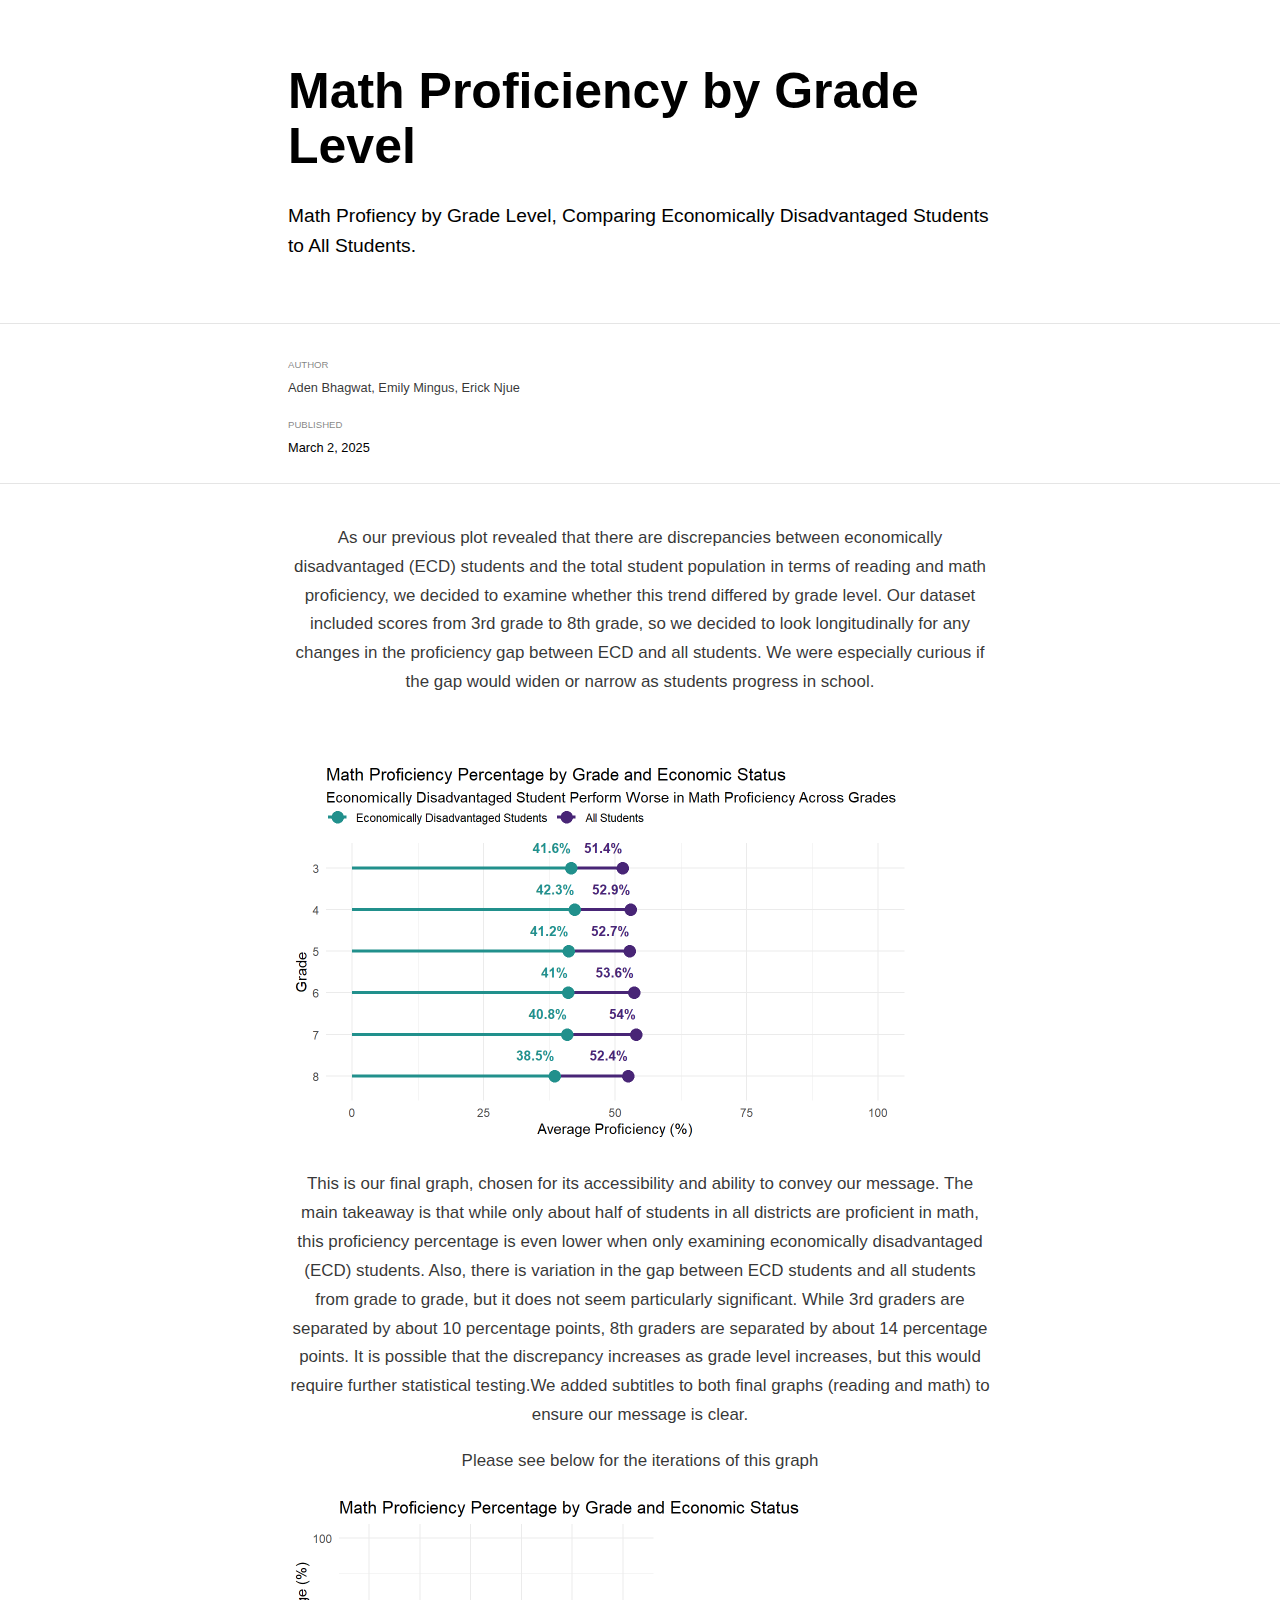
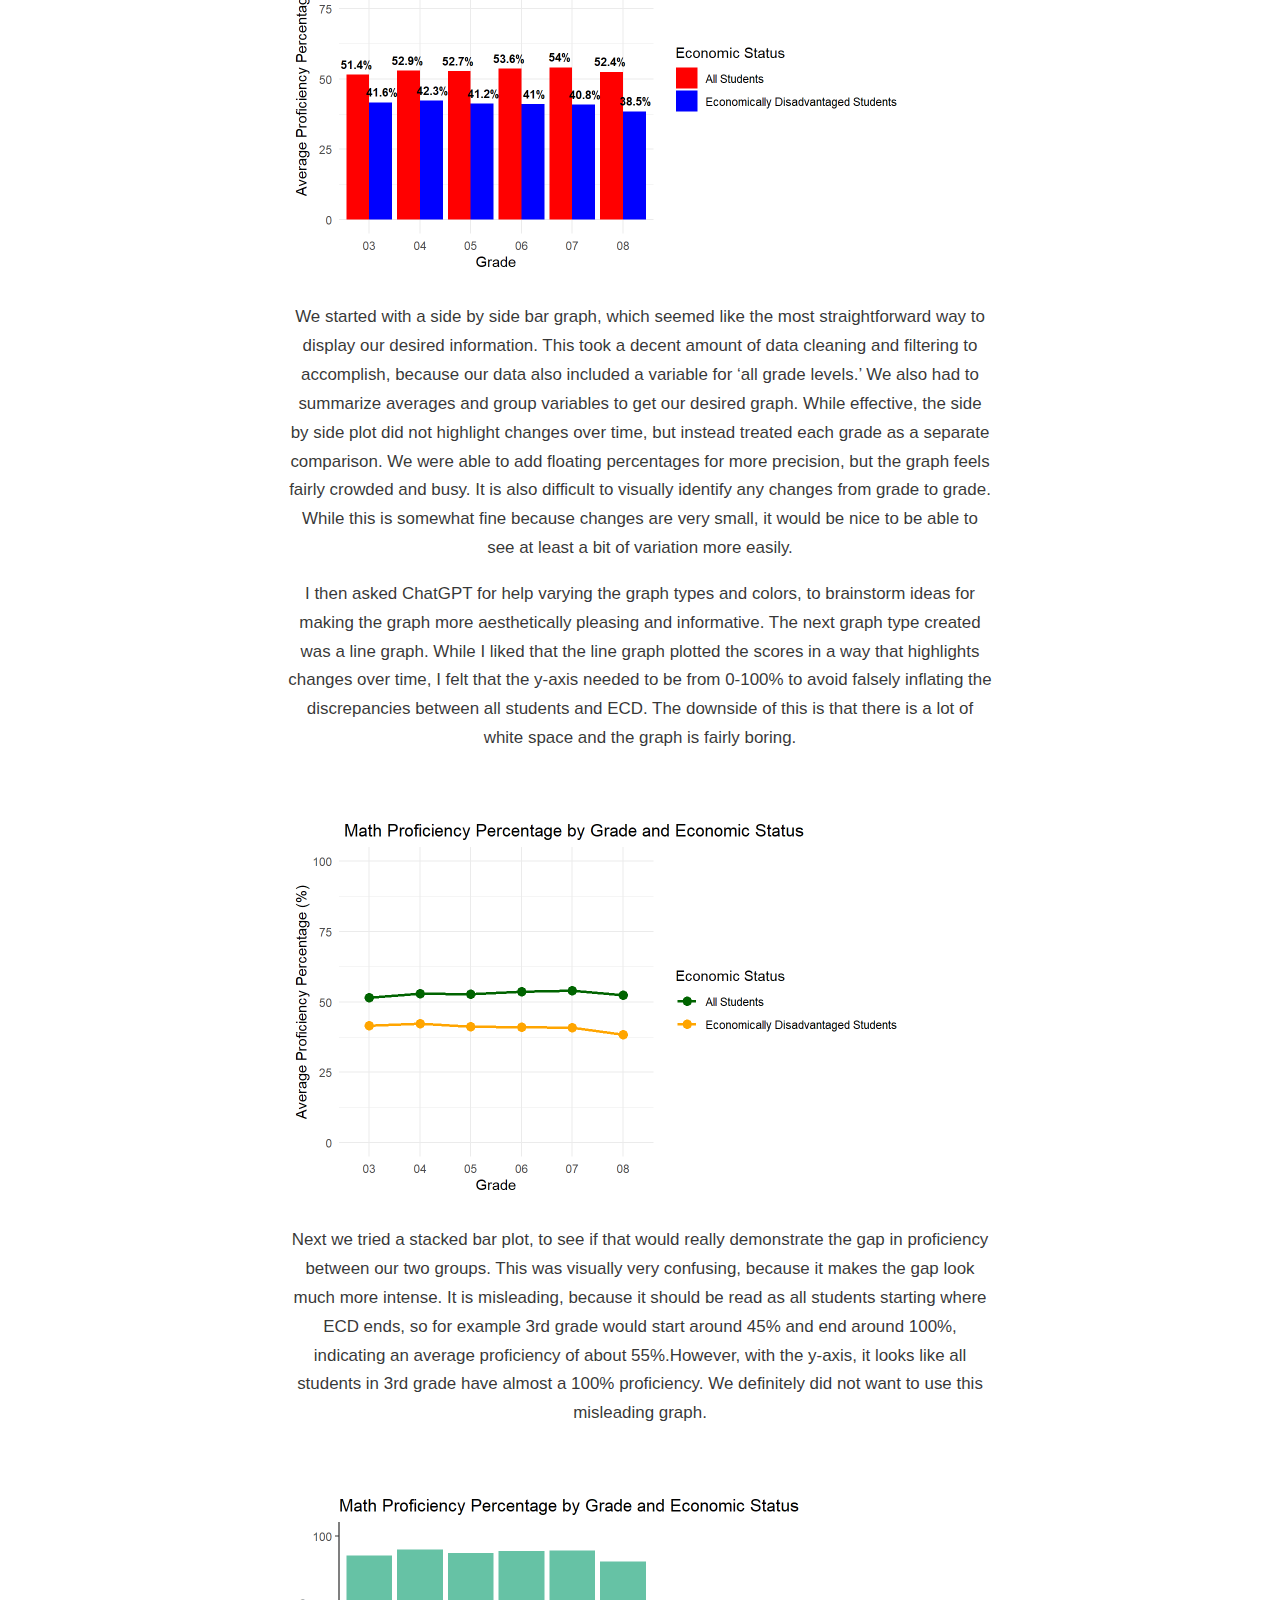
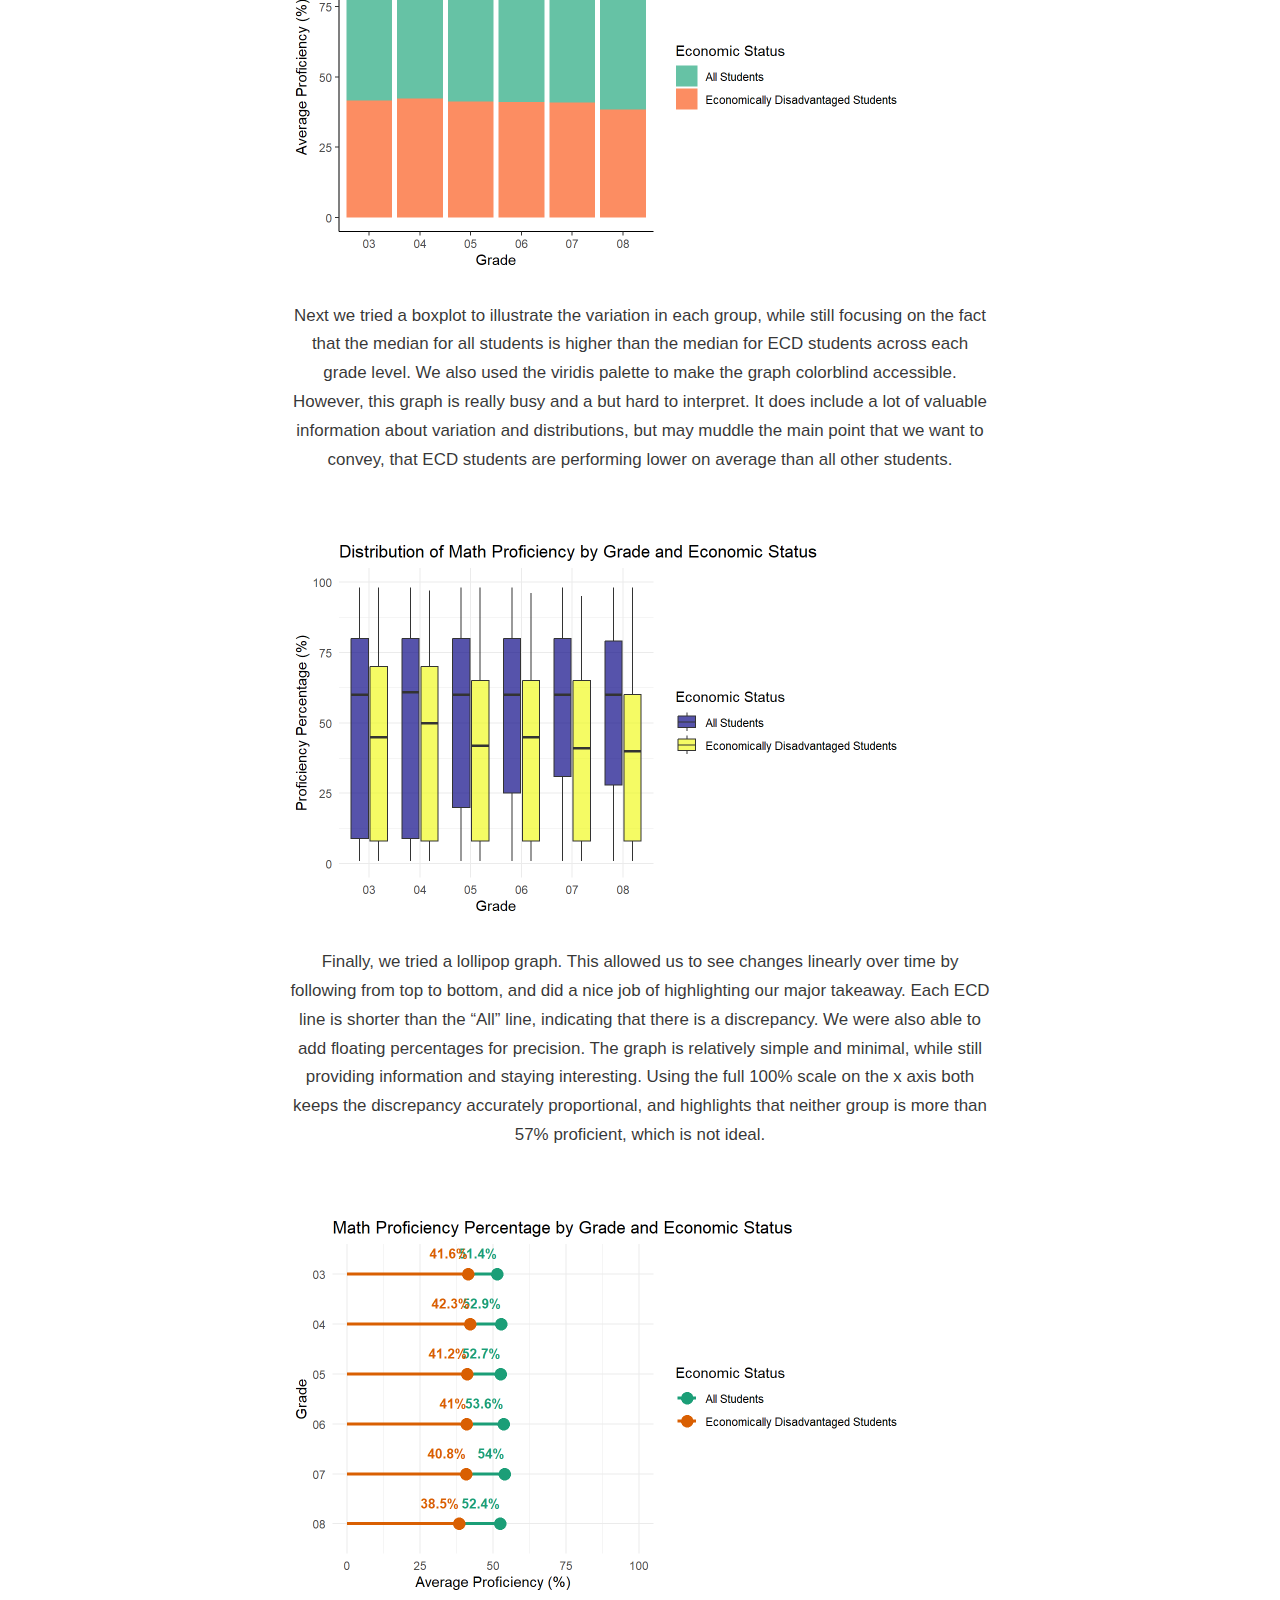
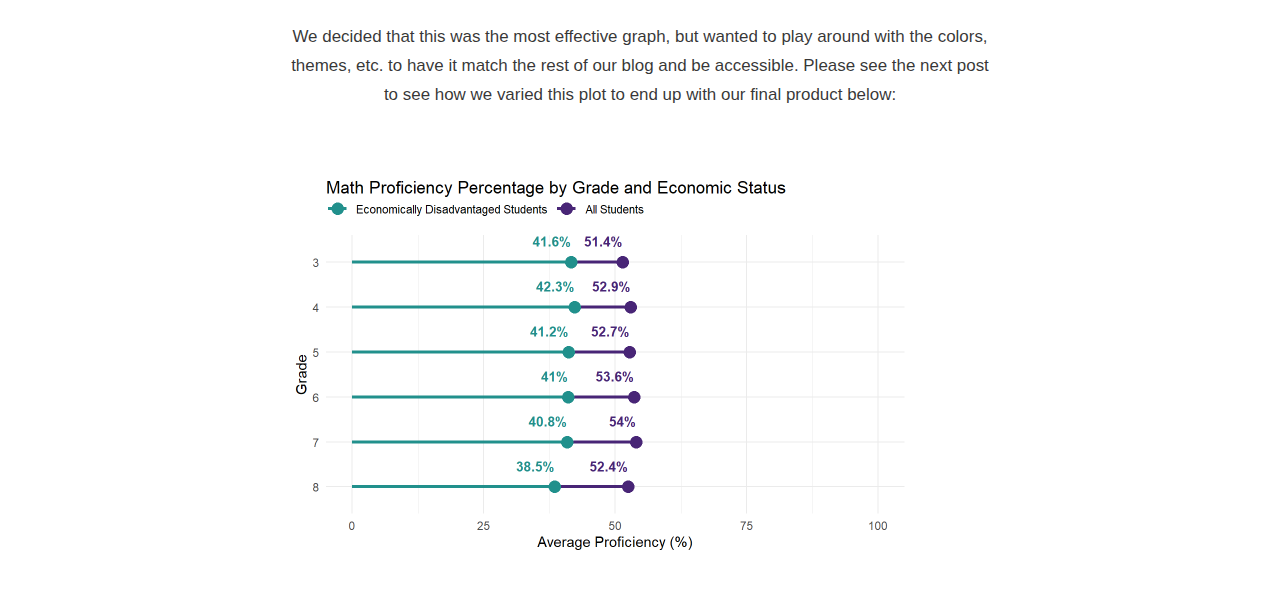
<file: _posts/2025-02-26-post-2/post-2.html>
<!DOCTYPE html>

<html xmlns="http://www.w3.org/1999/xhtml" lang="" xml:lang="">

<head>
  <meta charset="utf-8"/>
  <meta name="viewport" content="width=device-width, initial-scale=1"/>
  <meta http-equiv="X-UA-Compatible" content="IE=Edge,chrome=1"/>
  <meta name="generator" content="distill" />

  <style type="text/css">
  /* Hide doc at startup (prevent jankiness while JS renders/transforms) */
  body {
    visibility: hidden;
  }
  </style>

 <!--radix_placeholder_import_source-->
 <!--/radix_placeholder_import_source-->

<style type="text/css">code{white-space: pre;}</style>
<style type="text/css" data-origin="pandoc">
pre > code.sourceCode { white-space: pre; position: relative; }
pre > code.sourceCode > span { line-height: 1.25; }
pre > code.sourceCode > span:empty { height: 1.2em; }
.sourceCode { overflow: visible; }
code.sourceCode > span { color: inherit; text-decoration: inherit; }
div.sourceCode { margin: 1em 0; }
pre.sourceCode { margin: 0; }
@media screen {
div.sourceCode { overflow: auto; }
}
@media print {
pre > code.sourceCode { white-space: pre-wrap; }
pre > code.sourceCode > span { display: inline-block; text-indent: -5em; padding-left: 5em; }
}
pre.numberSource code
  { counter-reset: source-line 0; }
pre.numberSource code > span
  { position: relative; left: -4em; counter-increment: source-line; }
pre.numberSource code > span > a:first-child::before
  { content: counter(source-line);
    position: relative; left: -1em; text-align: right; vertical-align: baseline;
    border: none; display: inline-block;
    -webkit-touch-callout: none; -webkit-user-select: none;
    -khtml-user-select: none; -moz-user-select: none;
    -ms-user-select: none; user-select: none;
    padding: 0 4px; width: 4em;
    color: #aaaaaa;
  }
pre.numberSource { margin-left: 3em; border-left: 1px solid #aaaaaa;  padding-left: 4px; }
div.sourceCode
  { color: #00769e; background-color: #f1f3f5; }
@media screen {
pre > code.sourceCode > span > a:first-child::before { text-decoration: underline; }
}
code span { color: #00769e; } /* Normal */
code span.al { color: #ad0000; } /* Alert */
code span.an { color: #5e5e5e; } /* Annotation */
code span.at { color: #657422; } /* Attribute */
code span.bn { color: #ad0000; } /* BaseN */
code span.bu { } /* BuiltIn */
code span.cf { color: #00769e; } /* ControlFlow */
code span.ch { color: #20794d; } /* Char */
code span.cn { color: #8f5902; } /* Constant */
code span.co { color: #5e5e5e; } /* Comment */
code span.cv { color: #5e5e5e; font-style: italic; } /* CommentVar */
code span.do { color: #5e5e5e; font-style: italic; } /* Documentation */
code span.dt { color: #ad0000; } /* DataType */
code span.dv { color: #ad0000; } /* DecVal */
code span.er { color: #ad0000; } /* Error */
code span.ex { } /* Extension */
code span.fl { color: #ad0000; } /* Float */
code span.fu { color: #4758ab; } /* Function */
code span.im { } /* Import */
code span.in { color: #5e5e5e; } /* Information */
code span.kw { color: #00769e; } /* Keyword */
code span.op { color: #5e5e5e; } /* Operator */
code span.ot { color: #00769e; } /* Other */
code span.pp { color: #ad0000; } /* Preprocessor */
code span.sc { color: #5e5e5e; } /* SpecialChar */
code span.ss { color: #20794d; } /* SpecialString */
code span.st { color: #20794d; } /* String */
code span.va { color: #111111; } /* Variable */
code span.vs { color: #20794d; } /* VerbatimString */
code span.wa { color: #5e5e5e; font-style: italic; } /* Warning */
</style>


  <!--radix_placeholder_meta_tags-->
  <title>Math Proficiency by Grade Level</title>

  <meta property="description" itemprop="description" content="Math Profiency by Grade Level, Comparing Economically Disadvantaged Students to All Students."/>


  <!--  https://schema.org/Article -->
  <meta property="article:published" itemprop="datePublished" content="2025-03-02"/>
  <meta property="article:created" itemprop="dateCreated" content="2025-03-02"/>
  <meta name="article:author" content="Aden Bhagwat, Emily Mingus, Erick Njue"/>

  <!--  https://developers.facebook.com/docs/sharing/webmasters#markup -->
  <meta property="og:title" content="Math Proficiency by Grade Level"/>
  <meta property="og:type" content="article"/>
  <meta property="og:description" content="Math Profiency by Grade Level, Comparing Economically Disadvantaged Students to All Students."/>
  <meta property="og:locale" content="en_US"/>

  <!--  https://dev.twitter.com/cards/types/summary -->
  <meta property="twitter:card" content="summary"/>
  <meta property="twitter:title" content="Math Proficiency by Grade Level"/>
  <meta property="twitter:description" content="Math Profiency by Grade Level, Comparing Economically Disadvantaged Students to All Students."/>

  <!--/radix_placeholder_meta_tags-->
  <!--radix_placeholder_rmarkdown_metadata-->

  <script type="text/json" id="radix-rmarkdown-metadata">
  {"type":"list","attributes":{"names":{"type":"character","attributes":{},"value":["title","description","author","date","output"]}},"value":[{"type":"character","attributes":{},"value":["Math Proficiency by Grade Level"]},{"type":"character","attributes":{},"value":["Math Profiency by Grade Level, Comparing Economically Disadvantaged Students to All Students.\n"]},{"type":"list","attributes":{},"value":[{"type":"list","attributes":{"names":{"type":"character","attributes":{},"value":["name","url"]}},"value":[{"type":"character","attributes":{},"value":["Aden Bhagwat, Emily Mingus, Erick Njue"]},{"type":"character","attributes":{},"value":["https://adenb0220.github.io/EDLD_652_Final/"]}]}]},{"type":"character","attributes":{},"value":["2025-03-02"]},{"type":"list","attributes":{"names":{"type":"character","attributes":{},"value":["distill::distill_article"]}},"value":[{"type":"list","attributes":{"names":{"type":"character","attributes":{},"value":["self_contained"]}},"value":[{"type":"logical","attributes":{},"value":[false]}]}]}]}
  </script>
  <!--/radix_placeholder_rmarkdown_metadata-->
  
  <script type="text/json" id="radix-resource-manifest">
  {"type":"character","attributes":{},"value":["post-2_files/anchor-4.2.2/anchor.min.js","post-2_files/bowser-1.9.3/bowser.min.js","post-2_files/distill-2.2.21/template.v2.js","post-2_files/figure-html5/unnamed-chunk-1-1.png","post-2_files/figure-html5/unnamed-chunk-2-1.png","post-2_files/figure-html5/unnamed-chunk-3-1.png","post-2_files/figure-html5/unnamed-chunk-4-1.png","post-2_files/figure-html5/unnamed-chunk-5-1.png","post-2_files/figure-html5/unnamed-chunk-6-1.png","post-2_files/figure-html5/unnamed-chunk-7-1.png","post-2_files/header-attrs-2.29/header-attrs.js","post-2_files/jquery-3.6.0/jquery-3.6.0.js","post-2_files/jquery-3.6.0/jquery-3.6.0.min.js","post-2_files/jquery-3.6.0/jquery-3.6.0.min.map","post-2_files/popper-2.6.0/popper.min.js","post-2_files/tippy-6.2.7/tippy-bundle.umd.min.js","post-2_files/tippy-6.2.7/tippy-light-border.css","post-2_files/tippy-6.2.7/tippy.css","post-2_files/tippy-6.2.7/tippy.umd.min.js","post-2_files/webcomponents-2.0.0/webcomponents.js"]}
  </script>
  <!--radix_placeholder_navigation_in_header-->
  <!--/radix_placeholder_navigation_in_header-->
  <!--radix_placeholder_distill-->

  <style type="text/css">

  body {
    background-color: white;
  }

  .pandoc-table {
    width: 100%;
  }

  .pandoc-table>caption {
    margin-bottom: 10px;
  }

  .pandoc-table th:not([align]) {
    text-align: left;
  }

  .pagedtable-footer {
    font-size: 15px;
  }

  d-byline .byline {
    grid-template-columns: 2fr 2fr;
  }

  d-byline .byline h3 {
    margin-block-start: 1.5em;
  }

  d-byline .byline .authors-affiliations h3 {
    margin-block-start: 0.5em;
  }

  .authors-affiliations .orcid-id {
    width: 16px;
    height:16px;
    margin-left: 4px;
    margin-right: 4px;
    vertical-align: middle;
    padding-bottom: 2px;
  }

  d-title .dt-tags {
    margin-top: 1em;
    grid-column: text;
  }

  .dt-tags .dt-tag {
    text-decoration: none;
    display: inline-block;
    color: rgba(0,0,0,0.6);
    padding: 0em 0.4em;
    margin-right: 0.5em;
    margin-bottom: 0.4em;
    font-size: 70%;
    border: 1px solid rgba(0,0,0,0.2);
    border-radius: 3px;
    text-transform: uppercase;
    font-weight: 500;
  }

  d-article table.gt_table td,
  d-article table.gt_table th {
    border-bottom: none;
    font-size: 100%;
  }

  .html-widget {
    margin-bottom: 2.0em;
  }

  .l-screen-inset {
    padding-right: 16px;
  }

  .l-screen .caption {
    margin-left: 10px;
  }

  .shaded {
    background: rgb(247, 247, 247);
    padding-top: 20px;
    padding-bottom: 20px;
    border-top: 1px solid rgba(0, 0, 0, 0.1);
    border-bottom: 1px solid rgba(0, 0, 0, 0.1);
  }

  .shaded .html-widget {
    margin-bottom: 0;
    border: 1px solid rgba(0, 0, 0, 0.1);
  }

  .shaded .shaded-content {
    background: white;
  }

  .text-output {
    margin-top: 0;
    line-height: 1.5em;
  }

  .hidden {
    display: none !important;
  }

  hr.section-separator {
    border: none;
    border-top: 1px solid rgba(0, 0, 0, 0.1);
    margin: 0px;
  }


  d-byline {
    border-top: none;
  }

  d-article {
    padding-top: 2.5rem;
    padding-bottom: 30px;
    border-top: none;
  }

  d-appendix {
    padding-top: 30px;
  }

  d-article>p>img {
    width: 100%;
  }

  d-article h2 {
    margin: 1rem 0 1.5rem 0;
  }

  d-article h3 {
    margin-top: 1.5rem;
  }

  d-article iframe {
    border: 1px solid rgba(0, 0, 0, 0.1);
    margin-bottom: 2.0em;
    width: 100%;
  }

  /* Tweak code blocks */

  d-article div.sourceCode code,
  d-article pre code {
    font-family: Consolas, Monaco, 'Andale Mono', 'Ubuntu Mono', monospace;
  }

  d-article pre,
  d-article div.sourceCode,
  d-article div.sourceCode pre {
    overflow: auto;
  }

  d-article div.sourceCode {
    background-color: white;
  }

  d-article div.sourceCode pre {
    padding-left: 10px;
    font-size: 12px;
    border-left: 2px solid rgba(0,0,0,0.1);
  }

  d-article pre {
    font-size: 12px;
    color: black;
    background: none;
    margin-top: 0;
    text-align: left;
    white-space: pre;
    word-spacing: normal;
    word-break: normal;
    word-wrap: normal;
    line-height: 1.5;

    -moz-tab-size: 4;
    -o-tab-size: 4;
    tab-size: 4;

    -webkit-hyphens: none;
    -moz-hyphens: none;
    -ms-hyphens: none;
    hyphens: none;
  }

  d-article pre a {
    border-bottom: none;
  }

  d-article pre a:hover {
    border-bottom: none;
    text-decoration: underline;
  }

  d-article details {
    grid-column: text;
    margin-bottom: 0.8em;
  }

  @media(min-width: 768px) {

  d-article pre,
  d-article div.sourceCode,
  d-article div.sourceCode pre {
    overflow: visible !important;
  }

  d-article div.sourceCode pre {
    padding-left: 18px;
    font-size: 14px;
  }

  /* tweak for Pandoc numbered line within distill */
  d-article pre.numberSource code > span {
      left: -2em;
  }

  d-article pre {
    font-size: 14px;
  }

  }

  figure img.external {
    background: white;
    border: 1px solid rgba(0, 0, 0, 0.1);
    box-shadow: 0 1px 8px rgba(0, 0, 0, 0.1);
    padding: 18px;
    box-sizing: border-box;
  }

  /* CSS for d-contents */

  .d-contents {
    grid-column: text;
    color: rgba(0,0,0,0.8);
    font-size: 0.9em;
    padding-bottom: 1em;
    margin-bottom: 1em;
    padding-bottom: 0.5em;
    margin-bottom: 1em;
    padding-left: 0.25em;
    justify-self: start;
  }

  @media(min-width: 1000px) {
    .d-contents.d-contents-float {
      height: 0;
      grid-column-start: 1;
      grid-column-end: 4;
      justify-self: center;
      padding-right: 3em;
      padding-left: 2em;
    }
  }

  .d-contents nav h3 {
    font-size: 18px;
    margin-top: 0;
    margin-bottom: 1em;
  }

  .d-contents li {
    list-style-type: none
  }

  .d-contents nav > ul {
    padding-left: 0;
  }

  .d-contents ul {
    padding-left: 1em
  }

  .d-contents nav ul li {
    margin-top: 0.6em;
    margin-bottom: 0.2em;
  }

  .d-contents nav a {
    font-size: 13px;
    border-bottom: none;
    text-decoration: none
    color: rgba(0, 0, 0, 0.8);
  }

  .d-contents nav a:hover {
    text-decoration: underline solid rgba(0, 0, 0, 0.6)
  }

  .d-contents nav > ul > li > a {
    font-weight: 600;
  }

  .d-contents nav > ul > li > ul {
    font-weight: inherit;
  }

  .d-contents nav > ul > li > ul > li {
    margin-top: 0.2em;
  }


  .d-contents nav ul {
    margin-top: 0;
    margin-bottom: 0.25em;
  }

  .d-article-with-toc h2:nth-child(2) {
    margin-top: 0;
  }


  /* Figure */

  .figure {
    position: relative;
    margin-bottom: 2.5em;
    margin-top: 1.5em;
  }

  .figure .caption {
    color: rgba(0, 0, 0, 0.6);
    font-size: 12px;
    line-height: 1.5em;
  }

  .figure img.external {
    background: white;
    border: 1px solid rgba(0, 0, 0, 0.1);
    box-shadow: 0 1px 8px rgba(0, 0, 0, 0.1);
    padding: 18px;
    box-sizing: border-box;
  }

  .figure .caption a {
    color: rgba(0, 0, 0, 0.6);
  }

  .figure .caption b,
  .figure .caption strong, {
    font-weight: 600;
    color: rgba(0, 0, 0, 1.0);
  }

  /* Citations */

  d-article .citation {
    color: inherit;
    cursor: inherit;
  }

  div.hanging-indent{
    margin-left: 1em; text-indent: -1em;
  }

  /* Citation hover box */

  .tippy-box[data-theme~=light-border] {
    background-color: rgba(250, 250, 250, 0.95);
  }

  .tippy-content > p {
    margin-bottom: 0;
    padding: 2px;
  }


  /* Tweak 1000px media break to show more text */

  @media(min-width: 1000px) {
    .base-grid,
    distill-header,
    d-title,
    d-abstract,
    d-article,
    d-appendix,
    distill-appendix,
    d-byline,
    d-footnote-list,
    d-citation-list,
    distill-footer {
      grid-template-columns: [screen-start] 1fr [page-start kicker-start] 80px [middle-start] 50px [text-start kicker-end] 65px 65px 65px 65px 65px 65px 65px 65px [text-end gutter-start] 65px [middle-end] 65px [page-end gutter-end] 1fr [screen-end];
      grid-column-gap: 16px;
    }

    .grid {
      grid-column-gap: 16px;
    }

    d-article {
      font-size: 1.06rem;
      line-height: 1.7em;
    }
    figure .caption, .figure .caption, figure figcaption {
      font-size: 13px;
    }
  }

  @media(min-width: 1180px) {
    .base-grid,
    distill-header,
    d-title,
    d-abstract,
    d-article,
    d-appendix,
    distill-appendix,
    d-byline,
    d-footnote-list,
    d-citation-list,
    distill-footer {
      grid-template-columns: [screen-start] 1fr [page-start kicker-start] 60px [middle-start] 60px [text-start kicker-end] 60px 60px 60px 60px 60px 60px 60px 60px [text-end gutter-start] 60px [middle-end] 60px [page-end gutter-end] 1fr [screen-end];
      grid-column-gap: 32px;
    }

    .grid {
      grid-column-gap: 32px;
    }
  }


  /* Get the citation styles for the appendix (not auto-injected on render since
     we do our own rendering of the citation appendix) */

  d-appendix .citation-appendix,
  .d-appendix .citation-appendix {
    font-size: 11px;
    line-height: 15px;
    border-left: 1px solid rgba(0, 0, 0, 0.1);
    padding-left: 18px;
    border: 1px solid rgba(0,0,0,0.1);
    background: rgba(0, 0, 0, 0.02);
    padding: 10px 18px;
    border-radius: 3px;
    color: rgba(150, 150, 150, 1);
    overflow: hidden;
    margin-top: -12px;
    white-space: pre-wrap;
    word-wrap: break-word;
  }

  /* Include appendix styles here so they can be overridden */

  d-appendix {
    contain: layout style;
    font-size: 0.8em;
    line-height: 1.7em;
    margin-top: 60px;
    margin-bottom: 0;
    border-top: 1px solid rgba(0, 0, 0, 0.1);
    color: rgba(0,0,0,0.5);
    padding-top: 60px;
    padding-bottom: 48px;
  }

  d-appendix h3 {
    grid-column: page-start / text-start;
    font-size: 15px;
    font-weight: 500;
    margin-top: 1em;
    margin-bottom: 0;
    color: rgba(0,0,0,0.65);
  }

  d-appendix h3 + * {
    margin-top: 1em;
  }

  d-appendix ol {
    padding: 0 0 0 15px;
  }

  @media (min-width: 768px) {
    d-appendix ol {
      padding: 0 0 0 30px;
      margin-left: -30px;
    }
  }

  d-appendix li {
    margin-bottom: 1em;
  }

  d-appendix a {
    color: rgba(0, 0, 0, 0.6);
  }

  d-appendix > * {
    grid-column: text;
  }

  d-appendix > d-footnote-list,
  d-appendix > d-citation-list,
  d-appendix > distill-appendix {
    grid-column: screen;
  }

  /* Include footnote styles here so they can be overridden */

  d-footnote-list {
    contain: layout style;
  }

  d-footnote-list > * {
    grid-column: text;
  }

  d-footnote-list a.footnote-backlink {
    color: rgba(0,0,0,0.3);
    padding-left: 0.5em;
  }



  /* Anchor.js */

  .anchorjs-link {
    /*transition: all .25s linear; */
    text-decoration: none;
    border-bottom: none;
  }
  *:hover > .anchorjs-link {
    margin-left: -1.125em !important;
    text-decoration: none;
    border-bottom: none;
  }

  /* Social footer */

  .social_footer {
    margin-top: 30px;
    margin-bottom: 0;
    color: rgba(0,0,0,0.67);
  }

  .disqus-comments {
    margin-right: 30px;
  }

  .disqus-comment-count {
    border-bottom: 1px solid rgba(0, 0, 0, 0.4);
    cursor: pointer;
  }

  #disqus_thread {
    margin-top: 30px;
  }

  .article-sharing a {
    border-bottom: none;
    margin-right: 8px;
  }

  .article-sharing a:hover {
    border-bottom: none;
  }

  .sidebar-section.subscribe {
    font-size: 12px;
    line-height: 1.6em;
  }

  .subscribe p {
    margin-bottom: 0.5em;
  }


  .article-footer .subscribe {
    font-size: 15px;
    margin-top: 45px;
  }


  .sidebar-section.custom {
    font-size: 12px;
    line-height: 1.6em;
  }

  .custom p {
    margin-bottom: 0.5em;
  }

  /* Styles for listing layout (hide title) */
  .layout-listing d-title, .layout-listing .d-title {
    display: none;
  }

  /* Styles for posts lists (not auto-injected) */


  .posts-with-sidebar {
    padding-left: 45px;
    padding-right: 45px;
  }

  .posts-list .description h2,
  .posts-list .description p {
    font-family: -apple-system, BlinkMacSystemFont, "Segoe UI", Roboto, Oxygen, Ubuntu, Cantarell, "Fira Sans", "Droid Sans", "Helvetica Neue", Arial, sans-serif;
  }

  .posts-list .description h2 {
    font-weight: 700;
    border-bottom: none;
    padding-bottom: 0;
  }

  .posts-list h2.post-tag {
    border-bottom: 1px solid rgba(0, 0, 0, 0.2);
    padding-bottom: 12px;
  }
  .posts-list {
    margin-top: 60px;
    margin-bottom: 24px;
  }

  .posts-list .post-preview {
    text-decoration: none;
    overflow: hidden;
    display: block;
    border-bottom: 1px solid rgba(0, 0, 0, 0.1);
    padding: 24px 0;
  }

  .post-preview-last {
    border-bottom: none !important;
  }

  .posts-list .posts-list-caption {
    grid-column: screen;
    font-weight: 400;
  }

  .posts-list .post-preview h2 {
    margin: 0 0 6px 0;
    line-height: 1.2em;
    font-style: normal;
    font-size: 24px;
  }

  .posts-list .post-preview p {
    margin: 0 0 12px 0;
    line-height: 1.4em;
    font-size: 16px;
  }

  .posts-list .post-preview .thumbnail {
    box-sizing: border-box;
    margin-bottom: 24px;
    position: relative;
    max-width: 500px;
  }
  .posts-list .post-preview img {
    width: 100%;
    display: block;
  }

  .posts-list .metadata {
    font-size: 12px;
    line-height: 1.4em;
    margin-bottom: 18px;
  }

  .posts-list .metadata > * {
    display: inline-block;
  }

  .posts-list .metadata .publishedDate {
    margin-right: 2em;
  }

  .posts-list .metadata .dt-authors {
    display: block;
    margin-top: 0.3em;
    margin-right: 2em;
  }

  .posts-list .dt-tags {
    display: block;
    line-height: 1em;
  }

  .posts-list .dt-tags .dt-tag {
    display: inline-block;
    color: rgba(0,0,0,0.6);
    padding: 0.3em 0.4em;
    margin-right: 0.2em;
    margin-bottom: 0.4em;
    font-size: 60%;
    border: 1px solid rgba(0,0,0,0.2);
    border-radius: 3px;
    text-transform: uppercase;
    font-weight: 500;
  }

  .posts-list img {
    opacity: 1;
  }

  .posts-list img[data-src] {
    opacity: 0;
  }

  .posts-more {
    clear: both;
  }


  .posts-sidebar {
    font-size: 16px;
  }

  .posts-sidebar h3 {
    font-size: 16px;
    margin-top: 0;
    margin-bottom: 0.5em;
    font-weight: 400;
    text-transform: uppercase;
  }

  .sidebar-section {
    margin-bottom: 30px;
  }

  .categories ul {
    list-style-type: none;
    margin: 0;
    padding: 0;
  }

  .categories li {
    color: rgba(0, 0, 0, 0.8);
    margin-bottom: 0;
  }

  .categories li>a {
    border-bottom: none;
  }

  .categories li>a:hover {
    border-bottom: 1px solid rgba(0, 0, 0, 0.4);
  }

  .categories .active {
    font-weight: 600;
  }

  .categories .category-count {
    color: rgba(0, 0, 0, 0.4);
  }


  @media(min-width: 768px) {
    .posts-list .post-preview h2 {
      font-size: 26px;
    }
    .posts-list .post-preview .thumbnail {
      float: right;
      width: 30%;
      margin-bottom: 0;
    }
    .posts-list .post-preview .description {
      float: left;
      width: 45%;
    }
    .posts-list .post-preview .metadata {
      float: left;
      width: 20%;
      margin-top: 8px;
    }
    .posts-list .post-preview p {
      margin: 0 0 12px 0;
      line-height: 1.5em;
      font-size: 16px;
    }
    .posts-with-sidebar .posts-list {
      float: left;
      width: 75%;
    }
    .posts-with-sidebar .posts-sidebar {
      float: right;
      width: 20%;
      margin-top: 60px;
      padding-top: 24px;
      padding-bottom: 24px;
    }
  }


  /* Improve display for browsers without grid (IE/Edge <= 15) */

  .downlevel {
    line-height: 1.6em;
    font-family: -apple-system, BlinkMacSystemFont, "Segoe UI", Roboto, Oxygen, Ubuntu, Cantarell, "Fira Sans", "Droid Sans", "Helvetica Neue", Arial, sans-serif;
    margin: 0;
  }

  .downlevel .d-title {
    padding-top: 6rem;
    padding-bottom: 1.5rem;
  }

  .downlevel .d-title h1 {
    font-size: 50px;
    font-weight: 700;
    line-height: 1.1em;
    margin: 0 0 0.5rem;
  }

  .downlevel .d-title p {
    font-weight: 300;
    font-size: 1.2rem;
    line-height: 1.55em;
    margin-top: 0;
  }

  .downlevel .d-byline {
    padding-top: 0.8em;
    padding-bottom: 0.8em;
    font-size: 0.8rem;
    line-height: 1.8em;
  }

  .downlevel .section-separator {
    border: none;
    border-top: 1px solid rgba(0, 0, 0, 0.1);
  }

  .downlevel .d-article {
    font-size: 1.06rem;
    line-height: 1.7em;
    padding-top: 1rem;
    padding-bottom: 2rem;
  }


  .downlevel .d-appendix {
    padding-left: 0;
    padding-right: 0;
    max-width: none;
    font-size: 0.8em;
    line-height: 1.7em;
    margin-bottom: 0;
    color: rgba(0,0,0,0.5);
    padding-top: 40px;
    padding-bottom: 48px;
  }

  .downlevel .footnotes ol {
    padding-left: 13px;
  }

  .downlevel .base-grid,
  .downlevel .distill-header,
  .downlevel .d-title,
  .downlevel .d-abstract,
  .downlevel .d-article,
  .downlevel .d-appendix,
  .downlevel .distill-appendix,
  .downlevel .d-byline,
  .downlevel .d-footnote-list,
  .downlevel .d-citation-list,
  .downlevel .distill-footer,
  .downlevel .appendix-bottom,
  .downlevel .posts-container {
    padding-left: 40px;
    padding-right: 40px;
  }

  @media(min-width: 768px) {
    .downlevel .base-grid,
    .downlevel .distill-header,
    .downlevel .d-title,
    .downlevel .d-abstract,
    .downlevel .d-article,
    .downlevel .d-appendix,
    .downlevel .distill-appendix,
    .downlevel .d-byline,
    .downlevel .d-footnote-list,
    .downlevel .d-citation-list,
    .downlevel .distill-footer,
    .downlevel .appendix-bottom,
    .downlevel .posts-container {
    padding-left: 150px;
    padding-right: 150px;
    max-width: 900px;
  }
  }

  .downlevel pre code {
    display: block;
    border-left: 2px solid rgba(0, 0, 0, .1);
    padding: 0 0 0 20px;
    font-size: 14px;
  }

  .downlevel code, .downlevel pre {
    color: black;
    background: none;
    font-family: Consolas, Monaco, 'Andale Mono', 'Ubuntu Mono', monospace;
    text-align: left;
    white-space: pre;
    word-spacing: normal;
    word-break: normal;
    word-wrap: normal;
    line-height: 1.5;

    -moz-tab-size: 4;
    -o-tab-size: 4;
    tab-size: 4;

    -webkit-hyphens: none;
    -moz-hyphens: none;
    -ms-hyphens: none;
    hyphens: none;
  }

  .downlevel .posts-list .post-preview {
    color: inherit;
  }



  </style>

  <script type="application/javascript">

  function is_downlevel_browser() {
    if (bowser.isUnsupportedBrowser({ msie: "12", msedge: "16"},
                                   window.navigator.userAgent)) {
      return true;
    } else {
      return window.load_distill_framework === undefined;
    }
  }

  // show body when load is complete
  function on_load_complete() {

    // add anchors
    if (window.anchors) {
      window.anchors.options.placement = 'left';
      window.anchors.add('d-article > h2, d-article > h3, d-article > h4, d-article > h5');
    }


    // set body to visible
    document.body.style.visibility = 'visible';

    // force redraw for leaflet widgets
    if (window.HTMLWidgets) {
      var maps = window.HTMLWidgets.findAll(".leaflet");
      $.each(maps, function(i, el) {
        var map = this.getMap();
        map.invalidateSize();
        map.eachLayer(function(layer) {
          if (layer instanceof L.TileLayer)
            layer.redraw();
        });
      });
    }

    // trigger 'shown' so htmlwidgets resize
    $('d-article').trigger('shown');
  }

  function init_distill() {

    init_common();

    // create front matter
    var front_matter = $('<d-front-matter></d-front-matter>');
    $('#distill-front-matter').wrap(front_matter);

    // create d-title
    $('.d-title').changeElementType('d-title');

    // separator
    var separator = '<hr class="section-separator" style="clear: both"/>';
    // prepend separator above appendix
    $('.d-byline').before(separator);
    $('.d-article').before(separator);

    // create d-byline
    var byline = $('<d-byline></d-byline>');
    $('.d-byline').replaceWith(byline);

    // create d-article
    var article = $('<d-article></d-article>');
    $('.d-article').wrap(article).children().unwrap();

    // move posts container into article
    $('.posts-container').appendTo($('d-article'));

    // create d-appendix
    $('.d-appendix').changeElementType('d-appendix');

    // flag indicating that we have appendix items
    var appendix = $('.appendix-bottom').children('h3').length > 0;

    // replace footnotes with <d-footnote>
    $('.footnote-ref').each(function(i, val) {
      appendix = true;
      var href = $(this).attr('href');
      var id = href.replace('#', '');
      var fn = $('#' + id);
      var fn_p = $('#' + id + '>p');
      fn_p.find('.footnote-back').remove();
      var text = fn_p.html();
      var dtfn = $('<d-footnote></d-footnote>');
      dtfn.html(text);
      $(this).replaceWith(dtfn);
    });
    // remove footnotes
    $('.footnotes').remove();

    // move refs into #references-listing
    $('#references-listing').replaceWith($('#refs'));

    $('h1.appendix, h2.appendix').each(function(i, val) {
      $(this).changeElementType('h3');
    });
    $('h3.appendix').each(function(i, val) {
      var id = $(this).attr('id');
      $('.d-contents a[href="#' + id + '"]').parent().remove();
      appendix = true;
      $(this).nextUntil($('h1, h2, h3')).addBack().appendTo($('d-appendix'));
    });

    // show d-appendix if we have appendix content
    $("d-appendix").css('display', appendix ? 'grid' : 'none');

    // localize layout chunks to just output
    $('.layout-chunk').each(function(i, val) {

      // capture layout
      var layout = $(this).attr('data-layout');

      // apply layout to markdown level block elements
      var elements = $(this).children().not('details, div.sourceCode, pre, script');
      elements.each(function(i, el) {
        var layout_div = $('<div class="' + layout + '"></div>');
        if (layout_div.hasClass('shaded')) {
          var shaded_content = $('<div class="shaded-content"></div>');
          $(this).wrap(shaded_content);
          $(this).parent().wrap(layout_div);
        } else {
          $(this).wrap(layout_div);
        }
      });


      // unwrap the layout-chunk div
      $(this).children().unwrap();
    });

    // remove code block used to force  highlighting css
    $('.distill-force-highlighting-css').parent().remove();

    // remove empty line numbers inserted by pandoc when using a
    // custom syntax highlighting theme, except when numbering line
    // in code chunk
    $('pre:not(.numberLines) code.sourceCode a:empty').remove();

    // load distill framework
    load_distill_framework();

    // wait for window.distillRunlevel == 4 to do post processing
    function distill_post_process() {

      if (!window.distillRunlevel || window.distillRunlevel < 4)
        return;

      // hide author/affiliations entirely if we have no authors
      var front_matter = JSON.parse($("#distill-front-matter").html());
      var have_authors = front_matter.authors && front_matter.authors.length > 0;
      if (!have_authors)
        $('d-byline').addClass('hidden');

      // article with toc class
      $('.d-contents').parent().addClass('d-article-with-toc');

      // strip links that point to #
      $('.authors-affiliations').find('a[href="#"]').removeAttr('href');

      // add orcid ids
      $('.authors-affiliations').find('.author').each(function(i, el) {
        var orcid_id = front_matter.authors[i].orcidID;
        var author_name = front_matter.authors[i].author
        if (orcid_id) {
          var a = $('<a></a>');
          a.attr('href', 'https://orcid.org/' + orcid_id);
          var img = $('<img></img>');
          img.addClass('orcid-id');
          img.attr('alt', author_name ? 'ORCID ID for ' + author_name : 'ORCID ID');
          img.attr('src','[data-uri]');
          a.append(img);
          $(this).append(a);
        }
      });

      // hide elements of author/affiliations grid that have no value
      function hide_byline_column(caption) {
        $('d-byline').find('h3:contains("' + caption + '")').parent().css('visibility', 'hidden');
      }

      // affiliations
      var have_affiliations = false;
      for (var i = 0; i<front_matter.authors.length; ++i) {
        var author = front_matter.authors[i];
        if (author.affiliation !== "&nbsp;") {
          have_affiliations = true;
          break;
        }
      }
      if (!have_affiliations)
        $('d-byline').find('h3:contains("Affiliations")').css('visibility', 'hidden');

      // published date
      if (!front_matter.publishedDate)
        hide_byline_column("Published");

      // document object identifier
      var doi = $('d-byline').find('h3:contains("DOI")');
      var doi_p = doi.next().empty();
      if (!front_matter.doi) {
        // if we have a citation and valid citationText then link to that
        if ($('#citation').length > 0 && front_matter.citationText) {
          doi.html('Citation');
          $('<a href="#citation"></a>')
            .text(front_matter.citationText)
            .appendTo(doi_p);
        } else {
          hide_byline_column("DOI");
        }
      } else {
        $('<a></a>')
           .attr('href', "https://doi.org/" + front_matter.doi)
           .html(front_matter.doi)
           .appendTo(doi_p);
      }

       // change plural form of authors/affiliations
      if (front_matter.authors.length === 1) {
        var grid = $('.authors-affiliations');
        grid.children('h3:contains("Authors")').text('Author');
        grid.children('h3:contains("Affiliations")').text('Affiliation');
      }

      // remove d-appendix and d-footnote-list local styles
      $('d-appendix > style:first-child').remove();
      $('d-footnote-list > style:first-child').remove();

      // move appendix-bottom entries to the bottom
      $('.appendix-bottom').appendTo('d-appendix').children().unwrap();
      $('.appendix-bottom').remove();

      // hoverable references
      $('span.citation[data-cites]').each(function() {
        const citeChild = $(this).children()[0]
        // Do not process if @xyz has been used without escaping and without bibliography activated
        // https://github.com/rstudio/distill/issues/466
        if (citeChild === undefined) return true

        if (citeChild.nodeName == "D-FOOTNOTE") {
          var fn = citeChild
          $(this).html(fn.shadowRoot.querySelector("sup"))
          $(this).id = fn.id
          fn.remove()
        }
        var refs = $(this).attr('data-cites').split(" ");
        var refHtml = refs.map(function(ref) {
          // Could use CSS.escape too here, we insure backward compatibility in navigator
          return "<p>" + $('div[id="ref-' + ref + '"]').html() + "</p>";
        }).join("\n");
        window.tippy(this, {
          allowHTML: true,
          content: refHtml,
          maxWidth: 500,
          interactive: true,
          interactiveBorder: 10,
          theme: 'light-border',
          placement: 'bottom-start'
        });
      });

      // fix footnotes in tables (#411)
      // replacing broken distill.pub feature
      $('table d-footnote').each(function() {
        // we replace internal showAtNode methode which is triggered when hovering a footnote
        this.hoverBox.showAtNode = function(node) {
          // ported from https://github.com/distillpub/template/pull/105/files
          calcOffset = function(elem) {
              let x = elem.offsetLeft;
              let y = elem.offsetTop;
              // Traverse upwards until an `absolute` element is found or `elem`
              // becomes null.
              while (elem = elem.offsetParent && elem.style.position != 'absolute') {
                  x += elem.offsetLeft;
                  y += elem.offsetTop;
              }

              return { left: x, top: y };
          }
          // https://developer.mozilla.org/en-US/docs/Web/API/HTMLElement/offsetTop
          const bbox = node.getBoundingClientRect();
          const offset = calcOffset(node);
          this.show([offset.left + bbox.width, offset.top + bbox.height]);
        }
      })

      // clear polling timer
      clearInterval(tid);

      // show body now that everything is ready
      on_load_complete();
    }

    var tid = setInterval(distill_post_process, 50);
    distill_post_process();

  }

  function init_downlevel() {

    init_common();

     // insert hr after d-title
    $('.d-title').after($('<hr class="section-separator"/>'));

    // check if we have authors
    var front_matter = JSON.parse($("#distill-front-matter").html());
    var have_authors = front_matter.authors && front_matter.authors.length > 0;

    // manage byline/border
    if (!have_authors)
      $('.d-byline').remove();
    $('.d-byline').after($('<hr class="section-separator"/>'));
    $('.d-byline a').remove();

    // remove toc
    $('.d-contents').remove();

    // move appendix elements
    $('h1.appendix, h2.appendix').each(function(i, val) {
      $(this).changeElementType('h3');
    });
    $('h3.appendix').each(function(i, val) {
      $(this).nextUntil($('h1, h2, h3')).addBack().appendTo($('.d-appendix'));
    });


    // inject headers into references and footnotes
    var refs_header = $('<h3></h3>');
    refs_header.text('References');
    $('#refs').prepend(refs_header);

    var footnotes_header = $('<h3></h3');
    footnotes_header.text('Footnotes');
    $('.footnotes').children('hr').first().replaceWith(footnotes_header);

    // move appendix-bottom entries to the bottom
    $('.appendix-bottom').appendTo('.d-appendix').children().unwrap();
    $('.appendix-bottom').remove();

    // remove appendix if it's empty
    if ($('.d-appendix').children().length === 0)
      $('.d-appendix').remove();

    // prepend separator above appendix
    $('.d-appendix').before($('<hr class="section-separator" style="clear: both"/>'));

    // trim code
    $('pre>code').each(function(i, val) {
      $(this).html($.trim($(this).html()));
    });

    // move posts-container right before article
    $('.posts-container').insertBefore($('.d-article'));

    $('body').addClass('downlevel');

    on_load_complete();
  }


  function init_common() {

    // jquery plugin to change element types
    (function($) {
      $.fn.changeElementType = function(newType) {
        var attrs = {};

        $.each(this[0].attributes, function(idx, attr) {
          attrs[attr.nodeName] = attr.nodeValue;
        });

        this.replaceWith(function() {
          return $("<" + newType + "/>", attrs).append($(this).contents());
        });
      };
    })(jQuery);

    // prevent underline for linked images
    $('a > img').parent().css({'border-bottom' : 'none'});

    // mark non-body figures created by knitr chunks as 100% width
    $('.layout-chunk').each(function(i, val) {
      var figures = $(this).find('img, .html-widget');
      // ignore leaflet img layers (#106)
      figures = figures.filter(':not(img[class*="leaflet"])')
      if ($(this).attr('data-layout') !== "l-body") {
        figures.css('width', '100%');
      } else {
        figures.css('max-width', '100%');
        figures.filter("[width]").each(function(i, val) {
          var fig = $(this);
          fig.css('width', fig.attr('width') + 'px');
        });

      }
    });

    // auto-append index.html to post-preview links in file: protocol
    // and in rstudio ide preview
    $('.post-preview').each(function(i, val) {
      if (window.location.protocol === "file:")
        $(this).attr('href', $(this).attr('href') + "index.html");
    });

    // get rid of index.html references in header
    if (window.location.protocol !== "file:") {
      $('.distill-site-header a[href]').each(function(i,val) {
        $(this).attr('href', $(this).attr('href').replace(/^index[.]html/, "./"));
      });
    }

    // add class to pandoc style tables
    $('tr.header').parent('thead').parent('table').addClass('pandoc-table');
    $('.kable-table').children('table').addClass('pandoc-table');

    // add figcaption style to table captions
    $('caption').parent('table').addClass("figcaption");

    // initialize posts list
    if (window.init_posts_list)
      window.init_posts_list();

    // implmement disqus comment link
    $('.disqus-comment-count').click(function() {
      window.headroom_prevent_pin = true;
      $('#disqus_thread').toggleClass('hidden');
      if (!$('#disqus_thread').hasClass('hidden')) {
        var offset = $(this).offset();
        $(window).resize();
        $('html, body').animate({
          scrollTop: offset.top - 35
        });
      }
    });
  }

  document.addEventListener('DOMContentLoaded', function() {
    if (is_downlevel_browser())
      init_downlevel();
    else
      window.addEventListener('WebComponentsReady', init_distill);
  });

  </script>

  <!--/radix_placeholder_distill-->
  <script src="post-2_files/header-attrs-2.29/header-attrs.js"></script>
  <script src="post-2_files/jquery-3.6.0/jquery-3.6.0.min.js"></script>
  <script src="post-2_files/popper-2.6.0/popper.min.js"></script>
  <link href="post-2_files/tippy-6.2.7/tippy.css" rel="stylesheet" />
  <link href="post-2_files/tippy-6.2.7/tippy-light-border.css" rel="stylesheet" />
  <script src="post-2_files/tippy-6.2.7/tippy.umd.min.js"></script>
  <script src="post-2_files/anchor-4.2.2/anchor.min.js"></script>
  <script src="post-2_files/bowser-1.9.3/bowser.min.js"></script>
  <script src="post-2_files/webcomponents-2.0.0/webcomponents.js"></script>
  <script src="post-2_files/distill-2.2.21/template.v2.js"></script>
  <!--radix_placeholder_site_in_header-->
  <!--/radix_placeholder_site_in_header-->


</head>

<body>

<!--radix_placeholder_front_matter-->

<script id="distill-front-matter" type="text/json">
{"title":"Math Proficiency by Grade Level","description":"Math Profiency by Grade Level, Comparing Economically Disadvantaged Students to All Students.","authors":[{"author":"Aden Bhagwat, Emily Mingus, Erick Njue","authorURL":"https://adenb0220.github.io/EDLD_652_Final/","affiliation":"&nbsp;","affiliationURL":"#","orcidID":""}],"publishedDate":"2025-03-02T00:00:00.000-08:00","citationText":"Njue, 2025"}
</script>

<!--/radix_placeholder_front_matter-->
<!--radix_placeholder_navigation_before_body-->
<!--/radix_placeholder_navigation_before_body-->
<!--radix_placeholder_site_before_body-->
<!--/radix_placeholder_site_before_body-->

<div class="d-title">
<h1>Math Proficiency by Grade Level</h1>

<!--radix_placeholder_categories-->
<!--/radix_placeholder_categories-->
<p><p>Math Profiency by Grade Level, Comparing Economically Disadvantaged Students to All Students.</p></p>
</div>

<div class="d-byline">
  Aden Bhagwat, Emily Mingus, Erick Njue <a href="https://adenb0220.github.io/EDLD_652_Final/" class="uri">https://adenb0220.github.io/EDLD_652_Final/</a> 
  
<br/>2025-03-02
</div>

<div class="d-article">
<div style="text-align: center;">
<p>As our previous plot revealed that there are discrepancies between economically disadvantaged (ECD) students and the total student population in terms of reading and math proficiency, we decided to examine whether this trend differed by grade level. Our dataset included scores from 3rd grade to 8th grade, so we decided to look longitudinally for any changes in the proficiency gap between ECD and all students. We were especially curious if the gap would widen or narrow as students progress in school.</p>
<p><br></p>
</div>
<div class="layout-chunk" data-layout="l-body">
<p><img src="post-2_files/figure-html5/unnamed-chunk-1-1.png" width="624" /></p>
</div>
<div style="text-align: center;">
<p>This is our final graph, chosen for its accessibility and ability to convey our message. The main takeaway is that while only about half of students in all districts are proficient in math, this proficiency percentage is even lower when only examining economically disadvantaged (ECD) students. Also, there is variation in the gap between ECD students and all students from grade to grade, but it does not seem particularly significant. While 3rd graders are separated by about 10 percentage points, 8th graders are separated by about 14 percentage points. It is possible that the discrepancy increases as grade level increases, but this would require further statistical testing.We added subtitles to both final graphs (reading and math) to ensure our message is clear.</p>
<p>Please see below for the iterations of this graph</p>
</div>
<div class="layout-chunk" data-layout="l-body">
<p><img src="post-2_files/figure-html5/unnamed-chunk-2-1.png" width="624" /></p>
</div>
<div style="text-align: center;">
<p>We started with a side by side bar graph, which seemed like the most straightforward way to display our desired information. This took a decent amount of data cleaning and filtering to accomplish, because our data also included a variable for ‘all grade levels.’ We also had to summarize averages and group variables to get our desired graph. While effective, the side by side plot did not highlight changes over time, but instead treated each grade as a separate comparison. We were able to add floating percentages for more precision, but the graph feels fairly crowded and busy. It is also difficult to visually identify any changes from grade to grade. While this is somewhat fine because changes are very small, it would be nice to be able to see at least a bit of variation more easily.</p>
<p>I then asked ChatGPT for help varying the graph types and colors, to brainstorm ideas for making the graph more aesthetically pleasing and informative. The next graph type created was a line graph. While I liked that the line graph plotted the scores in a way that highlights changes over time, I felt that the y-axis needed to be from 0-100% to avoid falsely inflating the discrepancies between all students and ECD. The downside of this is that there is a lot of white space and the graph is fairly boring.</p>
</div>
<p><br></p>
<div class="layout-chunk" data-layout="l-body">
<p><img src="post-2_files/figure-html5/unnamed-chunk-3-1.png" width="624" /></p>
</div>
<div style="text-align: center;">
<p>Next we tried a stacked bar plot, to see if that would really demonstrate the gap in proficiency between our two groups. This was visually very confusing, because it makes the gap look much more intense. It is misleading, because it should be read as all students starting where ECD ends, so for example 3rd grade would start around 45% and end around 100%, indicating an average proficiency of about 55%.However, with the y-axis, it looks like all students in 3rd grade have almost a 100% proficiency. We definitely did not want to use this misleading graph.</p>
</div>
<p><br></p>
<div class="layout-chunk" data-layout="l-body">
<p><img src="post-2_files/figure-html5/unnamed-chunk-4-1.png" width="624" /></p>
</div>
<div style="text-align: center;">
<p>Next we tried a boxplot to illustrate the variation in each group, while still focusing on the fact that the median for all students is higher than the median for ECD students across each grade level. We also used the viridis palette to make the graph colorblind accessible. However, this graph is really busy and a but hard to interpret. It does include a lot of valuable information about variation and distributions, but may muddle the main point that we want to convey, that ECD students are performing lower on average than all other students.</p>
</div>
<p><br></p>
<div class="layout-chunk" data-layout="l-body">
<p><img src="post-2_files/figure-html5/unnamed-chunk-5-1.png" width="624" /></p>
</div>
<div style="text-align: center;">
<p>Finally, we tried a lollipop graph. This allowed us to see changes linearly over time by following from top to bottom, and did a nice job of highlighting our major takeaway. Each ECD line is shorter than the “All” line, indicating that there is a discrepancy. We were also able to add floating percentages for precision. The graph is relatively simple and minimal, while still providing information and staying interesting. Using the full 100% scale on the x axis both keeps the discrepancy accurately proportional, and highlights that neither group is more than 57% proficient, which is not ideal.</p>
</div>
<p><br></p>
<div class="layout-chunk" data-layout="l-body">
<p><img src="post-2_files/figure-html5/unnamed-chunk-6-1.png" width="624" /></p>
</div>
<div style="text-align: center;">
<p>We decided that this was the most effective graph, but wanted to play around with the colors, themes, etc. to have it match the rest of our blog and be accessible. Please see the next post to see how we varied this plot to end up with our final product below:</p>
</div>
<p><br></p>
<div class="layout-chunk" data-layout="l-body">
<p><img src="post-2_files/figure-html5/unnamed-chunk-7-1.png" width="624" /></p>
</div>
<div class="sourceCode" id="cb1"><pre class="sourceCode r distill-force-highlighting-css"><code class="sourceCode r"></code></pre></div>
<!--radix_placeholder_article_footer-->
<!--/radix_placeholder_article_footer-->
</div>

<div class="d-appendix">
</div>


<!--radix_placeholder_site_after_body-->
<!--/radix_placeholder_site_after_body-->
<!--radix_placeholder_appendices-->
<div class="appendix-bottom"></div>
<!--/radix_placeholder_appendices-->
<!--radix_placeholder_navigation_after_body-->
<!--/radix_placeholder_navigation_after_body-->

</body>

</html>
</file>
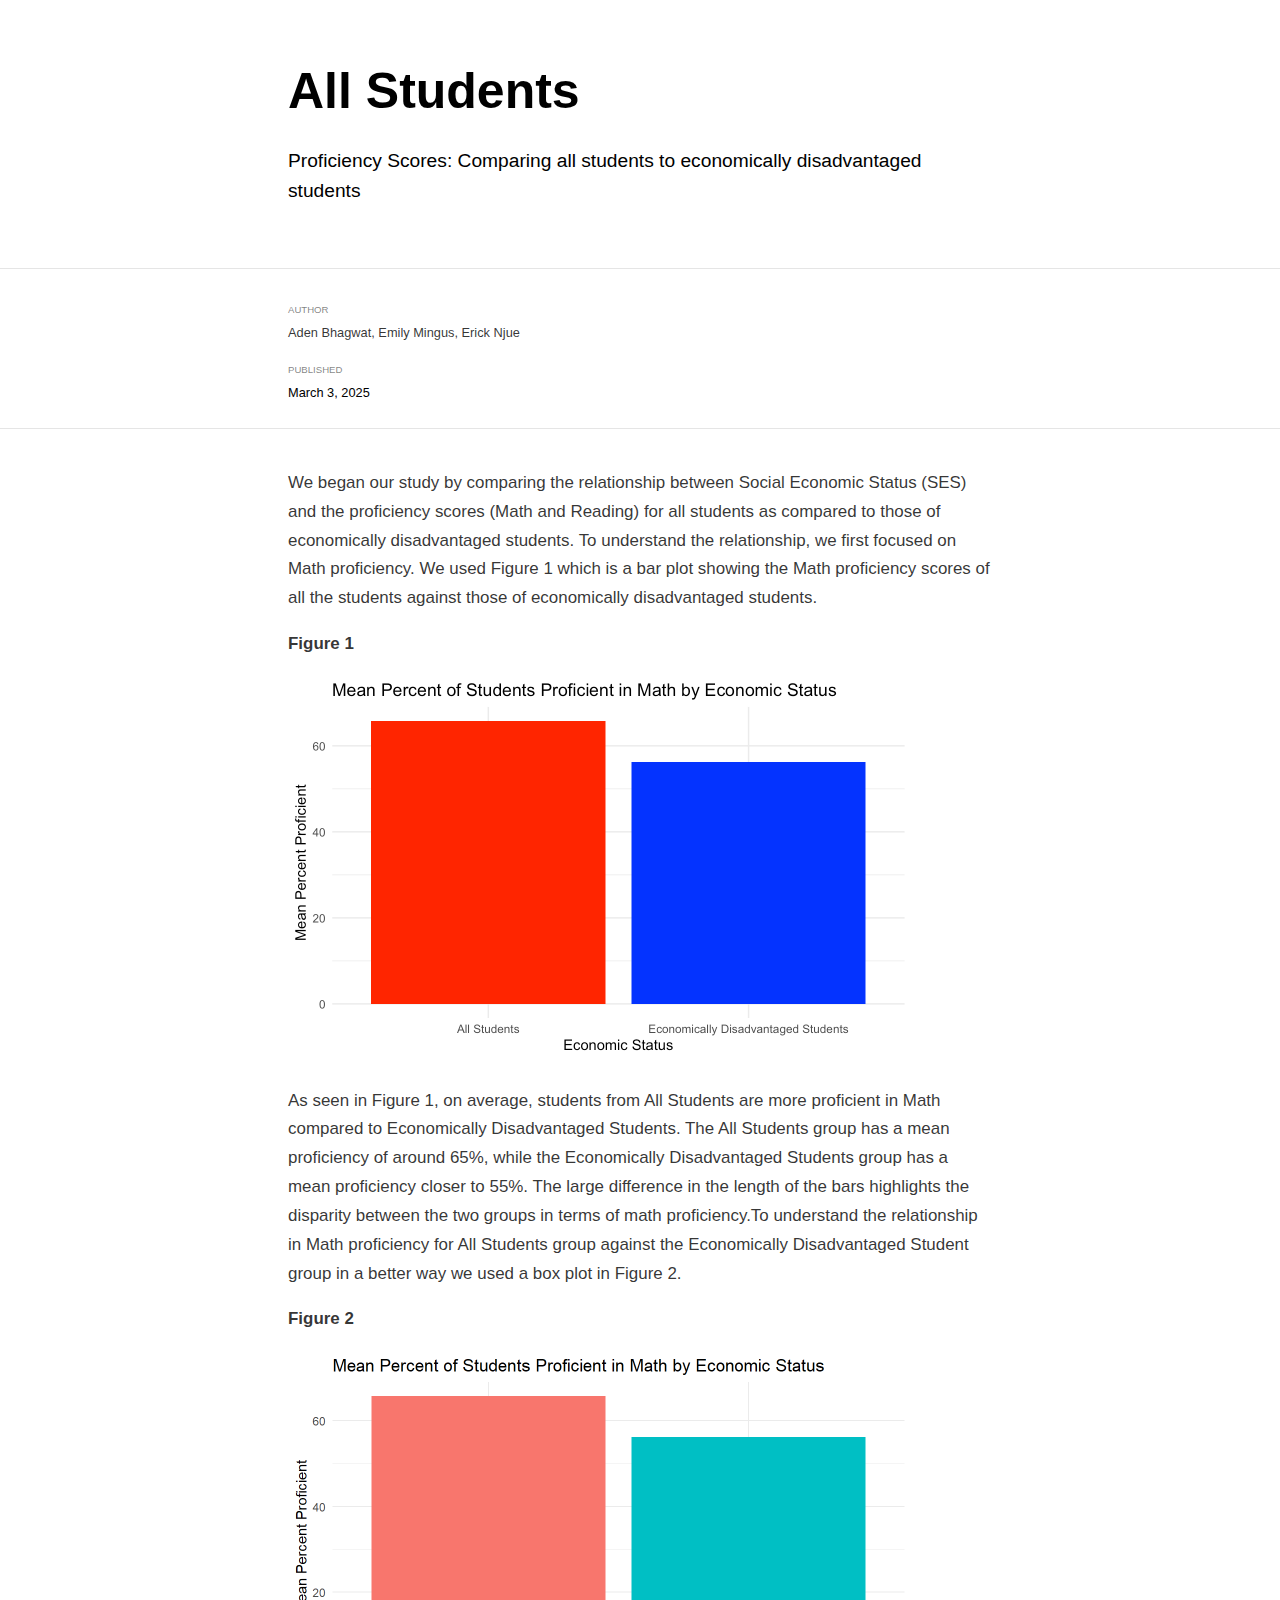
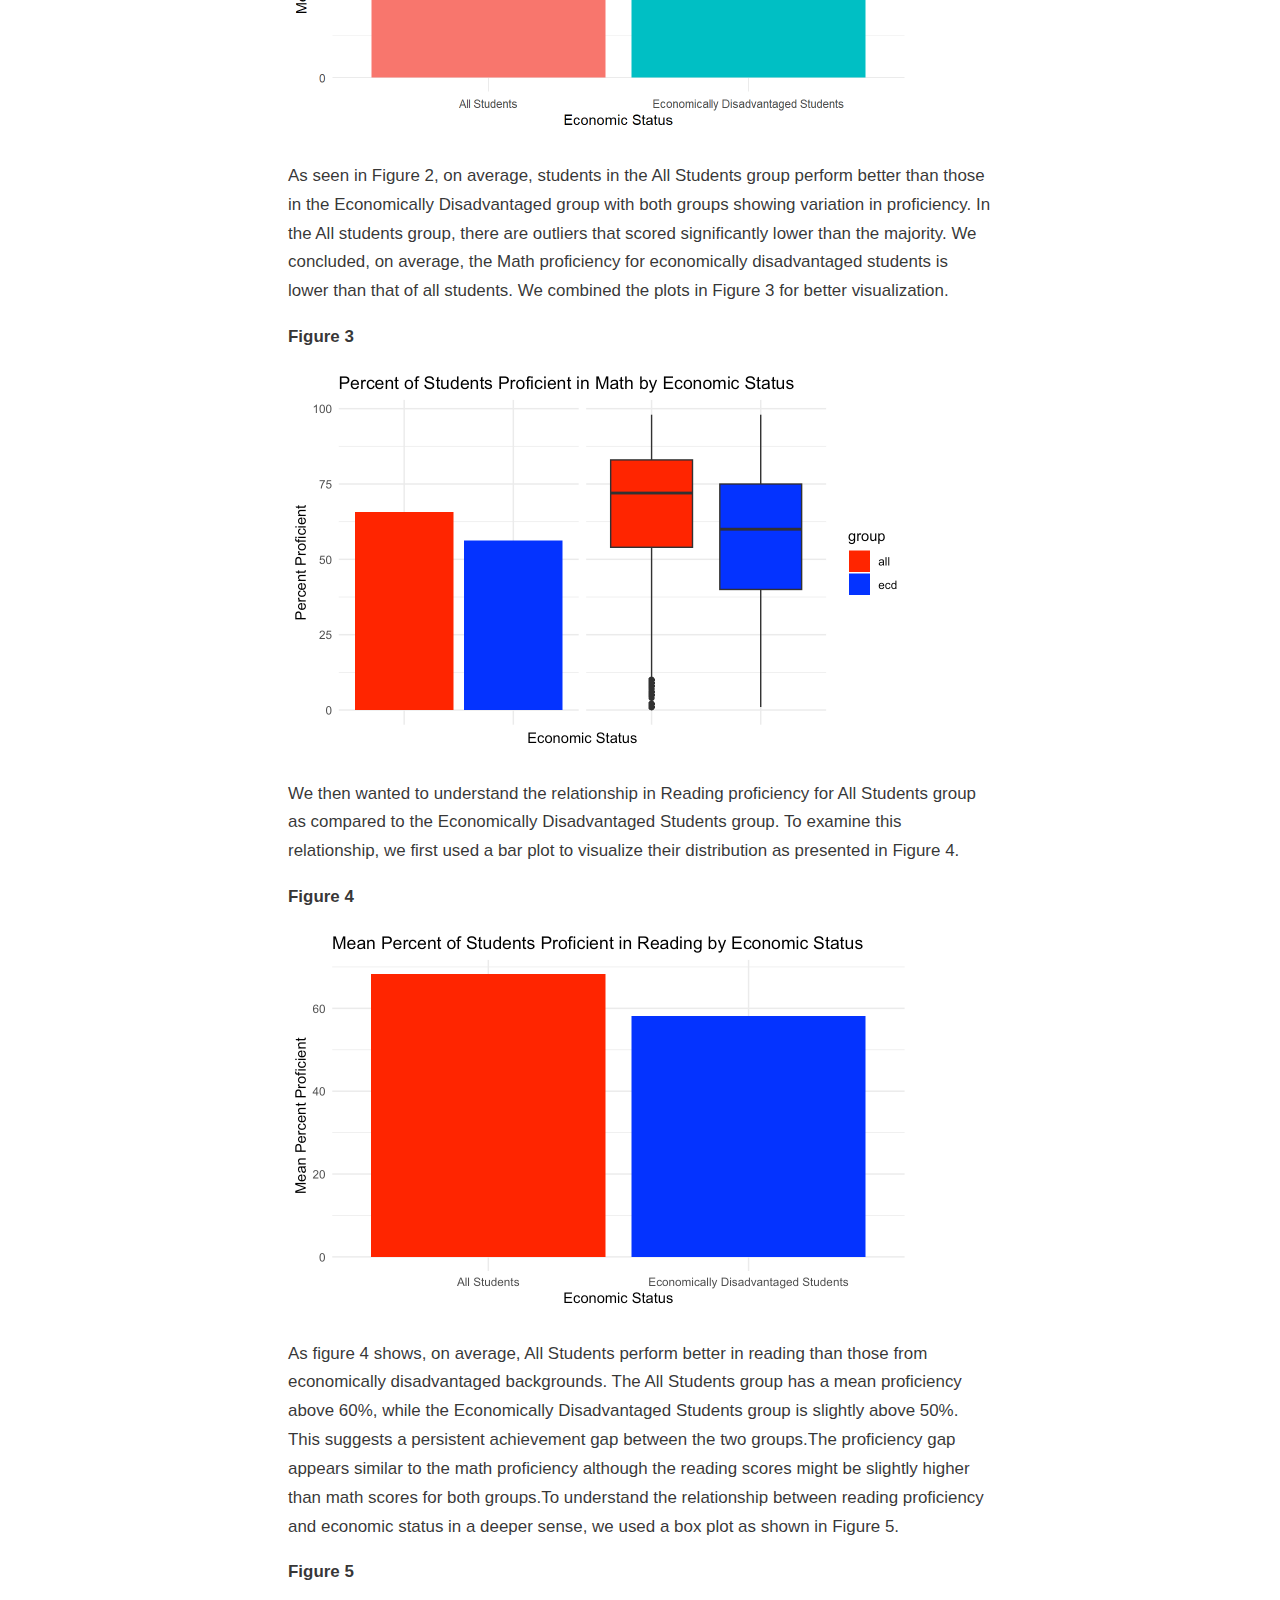
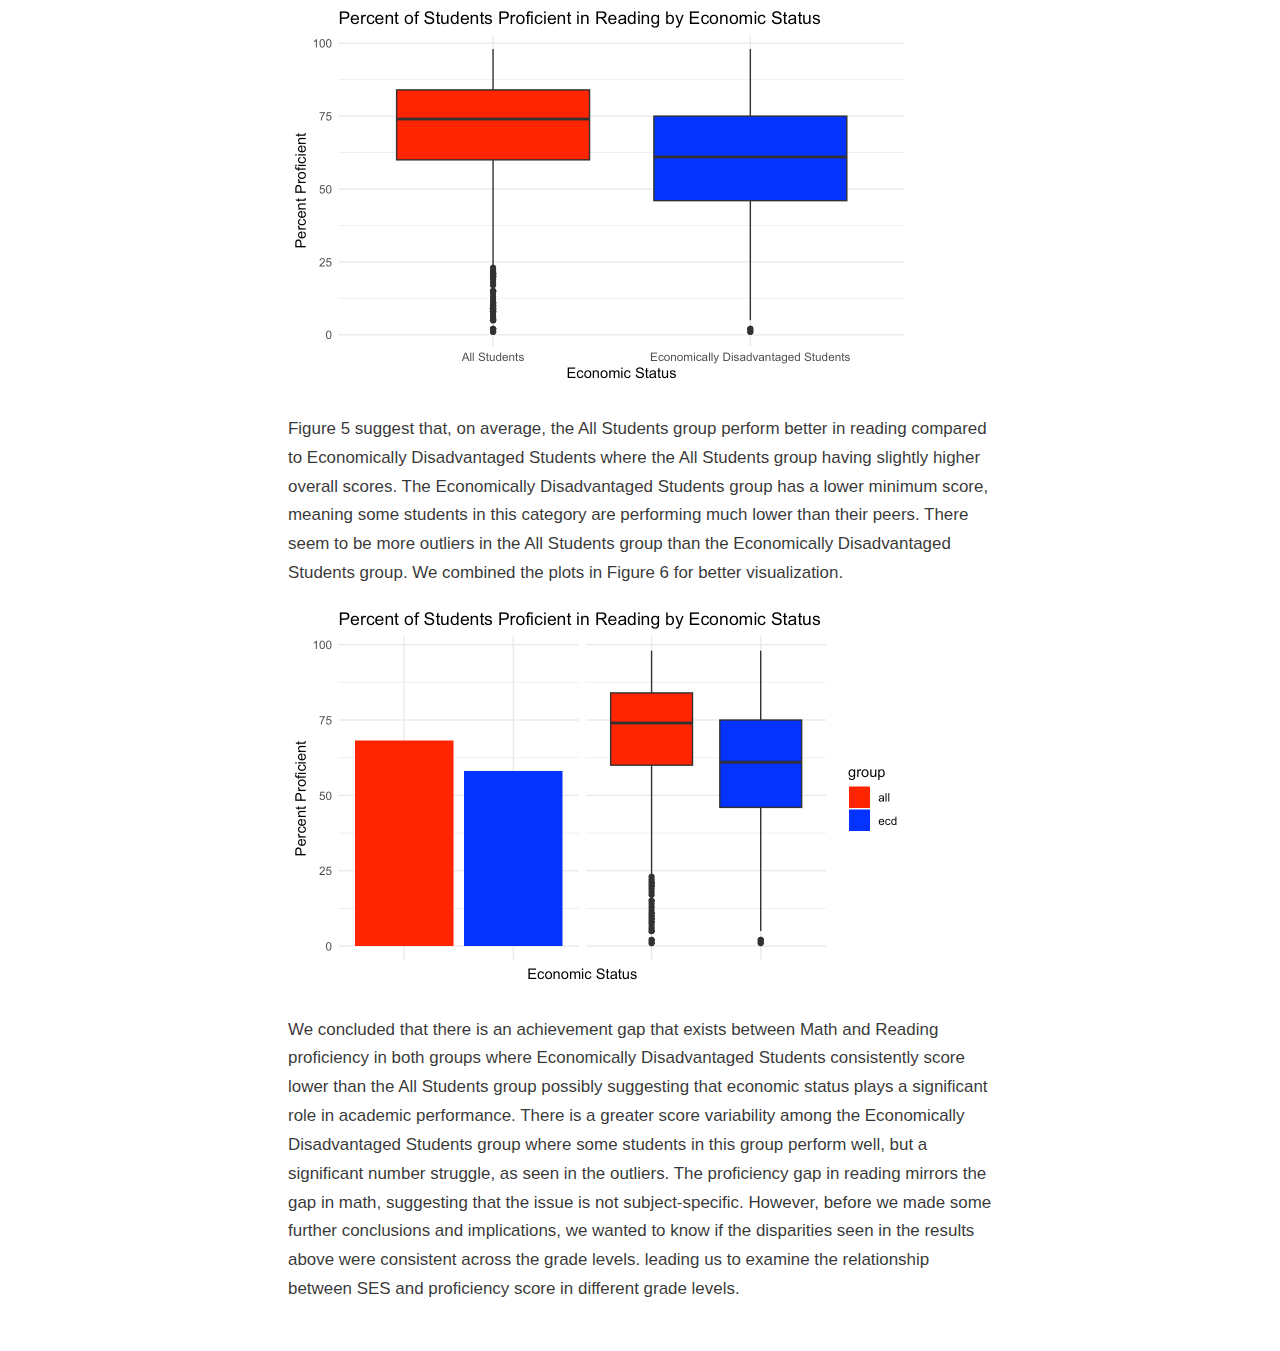
<file: _posts/2025-03-08-all-students/all-students.html>
<!DOCTYPE html>

<html xmlns="http://www.w3.org/1999/xhtml" lang="" xml:lang="">

<head>
  <meta charset="utf-8"/>
  <meta name="viewport" content="width=device-width, initial-scale=1"/>
  <meta http-equiv="X-UA-Compatible" content="IE=Edge,chrome=1"/>
  <meta name="generator" content="distill" />

  <style type="text/css">
  /* Hide doc at startup (prevent jankiness while JS renders/transforms) */
  body {
    visibility: hidden;
  }
  </style>

 <!--radix_placeholder_import_source-->
 <!--/radix_placeholder_import_source-->

<style type="text/css">code{white-space: pre;}</style>
<style type="text/css" data-origin="pandoc">
pre > code.sourceCode { white-space: pre; position: relative; }
pre > code.sourceCode > span { line-height: 1.25; }
pre > code.sourceCode > span:empty { height: 1.2em; }
.sourceCode { overflow: visible; }
code.sourceCode > span { color: inherit; text-decoration: inherit; }
div.sourceCode { margin: 1em 0; }
pre.sourceCode { margin: 0; }
@media screen {
div.sourceCode { overflow: auto; }
}
@media print {
pre > code.sourceCode { white-space: pre-wrap; }
pre > code.sourceCode > span { display: inline-block; text-indent: -5em; padding-left: 5em; }
}
pre.numberSource code
  { counter-reset: source-line 0; }
pre.numberSource code > span
  { position: relative; left: -4em; counter-increment: source-line; }
pre.numberSource code > span > a:first-child::before
  { content: counter(source-line);
    position: relative; left: -1em; text-align: right; vertical-align: baseline;
    border: none; display: inline-block;
    -webkit-touch-callout: none; -webkit-user-select: none;
    -khtml-user-select: none; -moz-user-select: none;
    -ms-user-select: none; user-select: none;
    padding: 0 4px; width: 4em;
    color: #aaaaaa;
  }
pre.numberSource { margin-left: 3em; border-left: 1px solid #aaaaaa;  padding-left: 4px; }
div.sourceCode
  { color: #00769e; background-color: #f1f3f5; }
@media screen {
pre > code.sourceCode > span > a:first-child::before { text-decoration: underline; }
}
code span { color: #00769e; } /* Normal */
code span.al { color: #ad0000; } /* Alert */
code span.an { color: #5e5e5e; } /* Annotation */
code span.at { color: #657422; } /* Attribute */
code span.bn { color: #ad0000; } /* BaseN */
code span.bu { } /* BuiltIn */
code span.cf { color: #00769e; } /* ControlFlow */
code span.ch { color: #20794d; } /* Char */
code span.cn { color: #8f5902; } /* Constant */
code span.co { color: #5e5e5e; } /* Comment */
code span.cv { color: #5e5e5e; font-style: italic; } /* CommentVar */
code span.do { color: #5e5e5e; font-style: italic; } /* Documentation */
code span.dt { color: #ad0000; } /* DataType */
code span.dv { color: #ad0000; } /* DecVal */
code span.er { color: #ad0000; } /* Error */
code span.ex { } /* Extension */
code span.fl { color: #ad0000; } /* Float */
code span.fu { color: #4758ab; } /* Function */
code span.im { } /* Import */
code span.in { color: #5e5e5e; } /* Information */
code span.kw { color: #00769e; } /* Keyword */
code span.op { color: #5e5e5e; } /* Operator */
code span.ot { color: #00769e; } /* Other */
code span.pp { color: #ad0000; } /* Preprocessor */
code span.sc { color: #5e5e5e; } /* SpecialChar */
code span.ss { color: #20794d; } /* SpecialString */
code span.st { color: #20794d; } /* String */
code span.va { color: #111111; } /* Variable */
code span.vs { color: #20794d; } /* VerbatimString */
code span.wa { color: #5e5e5e; font-style: italic; } /* Warning */
</style>


  <!--radix_placeholder_meta_tags-->
  <title>All Students</title>

  <meta property="description" itemprop="description" content="Proficiency Scores: Comparing all students to economically disadvantaged students"/>


  <!--  https://schema.org/Article -->
  <meta property="article:published" itemprop="datePublished" content="2025-03-03"/>
  <meta property="article:created" itemprop="dateCreated" content="2025-03-03"/>
  <meta name="article:author" content="Aden Bhagwat, Emily Mingus, Erick Njue"/>

  <!--  https://developers.facebook.com/docs/sharing/webmasters#markup -->
  <meta property="og:title" content="All Students"/>
  <meta property="og:type" content="article"/>
  <meta property="og:description" content="Proficiency Scores: Comparing all students to economically disadvantaged students"/>
  <meta property="og:locale" content="en_US"/>

  <!--  https://dev.twitter.com/cards/types/summary -->
  <meta property="twitter:card" content="summary"/>
  <meta property="twitter:title" content="All Students"/>
  <meta property="twitter:description" content="Proficiency Scores: Comparing all students to economically disadvantaged students"/>

  <!--/radix_placeholder_meta_tags-->
  <!--radix_placeholder_rmarkdown_metadata-->

  <script type="text/json" id="radix-rmarkdown-metadata">
  {"type":"list","attributes":{"names":{"type":"character","attributes":{},"value":["title","description","author","date","output"]}},"value":[{"type":"character","attributes":{},"value":["All Students"]},{"type":"character","attributes":{},"value":["Proficiency Scores: Comparing all students to economically disadvantaged students\n"]},{"type":"list","attributes":{},"value":[{"type":"list","attributes":{"names":{"type":"character","attributes":{},"value":["name","url"]}},"value":[{"type":"character","attributes":{},"value":["Aden Bhagwat, Emily Mingus, Erick Njue"]},{"type":"character","attributes":{},"value":["https://adenb0220.github.io/EDLD_652_Final/"]}]}]},{"type":"character","attributes":{},"value":["2025-03-03"]},{"type":"list","attributes":{"names":{"type":"character","attributes":{},"value":["distill::distill_article"]}},"value":[{"type":"list","attributes":{"names":{"type":"character","attributes":{},"value":["self_contained"]}},"value":[{"type":"logical","attributes":{},"value":[false]}]}]}]}
  </script>
  <!--/radix_placeholder_rmarkdown_metadata-->
  
  <script type="text/json" id="radix-resource-manifest">
  {"type":"character","attributes":{},"value":["all-students_files/anchor-4.2.2/anchor.min.js","all-students_files/bowser-1.9.3/bowser.min.js","all-students_files/distill-2.2.21/template.v2.js","all-students_files/figure-html5/unnamed-chunk-2-1.png","all-students_files/figure-html5/unnamed-chunk-3-1.png","all-students_files/figure-html5/unnamed-chunk-4-1.png","all-students_files/figure-html5/unnamed-chunk-5-1.png","all-students_files/figure-html5/unnamed-chunk-6-1.png","all-students_files/figure-html5/unnamed-chunk-7-1.png","all-students_files/header-attrs-2.29/header-attrs.js","all-students_files/jquery-3.6.0/jquery-3.6.0.js","all-students_files/jquery-3.6.0/jquery-3.6.0.min.js","all-students_files/jquery-3.6.0/jquery-3.6.0.min.map","all-students_files/popper-2.6.0/popper.min.js","all-students_files/tippy-6.2.7/tippy-bundle.umd.min.js","all-students_files/tippy-6.2.7/tippy-light-border.css","all-students_files/tippy-6.2.7/tippy.css","all-students_files/tippy-6.2.7/tippy.umd.min.js","all-students_files/webcomponents-2.0.0/webcomponents.js"]}
  </script>
  <!--radix_placeholder_navigation_in_header-->
  <!--/radix_placeholder_navigation_in_header-->
  <!--radix_placeholder_distill-->

  <style type="text/css">

  body {
    background-color: white;
  }

  .pandoc-table {
    width: 100%;
  }

  .pandoc-table>caption {
    margin-bottom: 10px;
  }

  .pandoc-table th:not([align]) {
    text-align: left;
  }

  .pagedtable-footer {
    font-size: 15px;
  }

  d-byline .byline {
    grid-template-columns: 2fr 2fr;
  }

  d-byline .byline h3 {
    margin-block-start: 1.5em;
  }

  d-byline .byline .authors-affiliations h3 {
    margin-block-start: 0.5em;
  }

  .authors-affiliations .orcid-id {
    width: 16px;
    height:16px;
    margin-left: 4px;
    margin-right: 4px;
    vertical-align: middle;
    padding-bottom: 2px;
  }

  d-title .dt-tags {
    margin-top: 1em;
    grid-column: text;
  }

  .dt-tags .dt-tag {
    text-decoration: none;
    display: inline-block;
    color: rgba(0,0,0,0.6);
    padding: 0em 0.4em;
    margin-right: 0.5em;
    margin-bottom: 0.4em;
    font-size: 70%;
    border: 1px solid rgba(0,0,0,0.2);
    border-radius: 3px;
    text-transform: uppercase;
    font-weight: 500;
  }

  d-article table.gt_table td,
  d-article table.gt_table th {
    border-bottom: none;
    font-size: 100%;
  }

  .html-widget {
    margin-bottom: 2.0em;
  }

  .l-screen-inset {
    padding-right: 16px;
  }

  .l-screen .caption {
    margin-left: 10px;
  }

  .shaded {
    background: rgb(247, 247, 247);
    padding-top: 20px;
    padding-bottom: 20px;
    border-top: 1px solid rgba(0, 0, 0, 0.1);
    border-bottom: 1px solid rgba(0, 0, 0, 0.1);
  }

  .shaded .html-widget {
    margin-bottom: 0;
    border: 1px solid rgba(0, 0, 0, 0.1);
  }

  .shaded .shaded-content {
    background: white;
  }

  .text-output {
    margin-top: 0;
    line-height: 1.5em;
  }

  .hidden {
    display: none !important;
  }

  hr.section-separator {
    border: none;
    border-top: 1px solid rgba(0, 0, 0, 0.1);
    margin: 0px;
  }


  d-byline {
    border-top: none;
  }

  d-article {
    padding-top: 2.5rem;
    padding-bottom: 30px;
    border-top: none;
  }

  d-appendix {
    padding-top: 30px;
  }

  d-article>p>img {
    width: 100%;
  }

  d-article h2 {
    margin: 1rem 0 1.5rem 0;
  }

  d-article h3 {
    margin-top: 1.5rem;
  }

  d-article iframe {
    border: 1px solid rgba(0, 0, 0, 0.1);
    margin-bottom: 2.0em;
    width: 100%;
  }

  /* Tweak code blocks */

  d-article div.sourceCode code,
  d-article pre code {
    font-family: Consolas, Monaco, 'Andale Mono', 'Ubuntu Mono', monospace;
  }

  d-article pre,
  d-article div.sourceCode,
  d-article div.sourceCode pre {
    overflow: auto;
  }

  d-article div.sourceCode {
    background-color: white;
  }

  d-article div.sourceCode pre {
    padding-left: 10px;
    font-size: 12px;
    border-left: 2px solid rgba(0,0,0,0.1);
  }

  d-article pre {
    font-size: 12px;
    color: black;
    background: none;
    margin-top: 0;
    text-align: left;
    white-space: pre;
    word-spacing: normal;
    word-break: normal;
    word-wrap: normal;
    line-height: 1.5;

    -moz-tab-size: 4;
    -o-tab-size: 4;
    tab-size: 4;

    -webkit-hyphens: none;
    -moz-hyphens: none;
    -ms-hyphens: none;
    hyphens: none;
  }

  d-article pre a {
    border-bottom: none;
  }

  d-article pre a:hover {
    border-bottom: none;
    text-decoration: underline;
  }

  d-article details {
    grid-column: text;
    margin-bottom: 0.8em;
  }

  @media(min-width: 768px) {

  d-article pre,
  d-article div.sourceCode,
  d-article div.sourceCode pre {
    overflow: visible !important;
  }

  d-article div.sourceCode pre {
    padding-left: 18px;
    font-size: 14px;
  }

  /* tweak for Pandoc numbered line within distill */
  d-article pre.numberSource code > span {
      left: -2em;
  }

  d-article pre {
    font-size: 14px;
  }

  }

  figure img.external {
    background: white;
    border: 1px solid rgba(0, 0, 0, 0.1);
    box-shadow: 0 1px 8px rgba(0, 0, 0, 0.1);
    padding: 18px;
    box-sizing: border-box;
  }

  /* CSS for d-contents */

  .d-contents {
    grid-column: text;
    color: rgba(0,0,0,0.8);
    font-size: 0.9em;
    padding-bottom: 1em;
    margin-bottom: 1em;
    padding-bottom: 0.5em;
    margin-bottom: 1em;
    padding-left: 0.25em;
    justify-self: start;
  }

  @media(min-width: 1000px) {
    .d-contents.d-contents-float {
      height: 0;
      grid-column-start: 1;
      grid-column-end: 4;
      justify-self: center;
      padding-right: 3em;
      padding-left: 2em;
    }
  }

  .d-contents nav h3 {
    font-size: 18px;
    margin-top: 0;
    margin-bottom: 1em;
  }

  .d-contents li {
    list-style-type: none
  }

  .d-contents nav > ul {
    padding-left: 0;
  }

  .d-contents ul {
    padding-left: 1em
  }

  .d-contents nav ul li {
    margin-top: 0.6em;
    margin-bottom: 0.2em;
  }

  .d-contents nav a {
    font-size: 13px;
    border-bottom: none;
    text-decoration: none
    color: rgba(0, 0, 0, 0.8);
  }

  .d-contents nav a:hover {
    text-decoration: underline solid rgba(0, 0, 0, 0.6)
  }

  .d-contents nav > ul > li > a {
    font-weight: 600;
  }

  .d-contents nav > ul > li > ul {
    font-weight: inherit;
  }

  .d-contents nav > ul > li > ul > li {
    margin-top: 0.2em;
  }


  .d-contents nav ul {
    margin-top: 0;
    margin-bottom: 0.25em;
  }

  .d-article-with-toc h2:nth-child(2) {
    margin-top: 0;
  }


  /* Figure */

  .figure {
    position: relative;
    margin-bottom: 2.5em;
    margin-top: 1.5em;
  }

  .figure .caption {
    color: rgba(0, 0, 0, 0.6);
    font-size: 12px;
    line-height: 1.5em;
  }

  .figure img.external {
    background: white;
    border: 1px solid rgba(0, 0, 0, 0.1);
    box-shadow: 0 1px 8px rgba(0, 0, 0, 0.1);
    padding: 18px;
    box-sizing: border-box;
  }

  .figure .caption a {
    color: rgba(0, 0, 0, 0.6);
  }

  .figure .caption b,
  .figure .caption strong, {
    font-weight: 600;
    color: rgba(0, 0, 0, 1.0);
  }

  /* Citations */

  d-article .citation {
    color: inherit;
    cursor: inherit;
  }

  div.hanging-indent{
    margin-left: 1em; text-indent: -1em;
  }

  /* Citation hover box */

  .tippy-box[data-theme~=light-border] {
    background-color: rgba(250, 250, 250, 0.95);
  }

  .tippy-content > p {
    margin-bottom: 0;
    padding: 2px;
  }


  /* Tweak 1000px media break to show more text */

  @media(min-width: 1000px) {
    .base-grid,
    distill-header,
    d-title,
    d-abstract,
    d-article,
    d-appendix,
    distill-appendix,
    d-byline,
    d-footnote-list,
    d-citation-list,
    distill-footer {
      grid-template-columns: [screen-start] 1fr [page-start kicker-start] 80px [middle-start] 50px [text-start kicker-end] 65px 65px 65px 65px 65px 65px 65px 65px [text-end gutter-start] 65px [middle-end] 65px [page-end gutter-end] 1fr [screen-end];
      grid-column-gap: 16px;
    }

    .grid {
      grid-column-gap: 16px;
    }

    d-article {
      font-size: 1.06rem;
      line-height: 1.7em;
    }
    figure .caption, .figure .caption, figure figcaption {
      font-size: 13px;
    }
  }

  @media(min-width: 1180px) {
    .base-grid,
    distill-header,
    d-title,
    d-abstract,
    d-article,
    d-appendix,
    distill-appendix,
    d-byline,
    d-footnote-list,
    d-citation-list,
    distill-footer {
      grid-template-columns: [screen-start] 1fr [page-start kicker-start] 60px [middle-start] 60px [text-start kicker-end] 60px 60px 60px 60px 60px 60px 60px 60px [text-end gutter-start] 60px [middle-end] 60px [page-end gutter-end] 1fr [screen-end];
      grid-column-gap: 32px;
    }

    .grid {
      grid-column-gap: 32px;
    }
  }


  /* Get the citation styles for the appendix (not auto-injected on render since
     we do our own rendering of the citation appendix) */

  d-appendix .citation-appendix,
  .d-appendix .citation-appendix {
    font-size: 11px;
    line-height: 15px;
    border-left: 1px solid rgba(0, 0, 0, 0.1);
    padding-left: 18px;
    border: 1px solid rgba(0,0,0,0.1);
    background: rgba(0, 0, 0, 0.02);
    padding: 10px 18px;
    border-radius: 3px;
    color: rgba(150, 150, 150, 1);
    overflow: hidden;
    margin-top: -12px;
    white-space: pre-wrap;
    word-wrap: break-word;
  }

  /* Include appendix styles here so they can be overridden */

  d-appendix {
    contain: layout style;
    font-size: 0.8em;
    line-height: 1.7em;
    margin-top: 60px;
    margin-bottom: 0;
    border-top: 1px solid rgba(0, 0, 0, 0.1);
    color: rgba(0,0,0,0.5);
    padding-top: 60px;
    padding-bottom: 48px;
  }

  d-appendix h3 {
    grid-column: page-start / text-start;
    font-size: 15px;
    font-weight: 500;
    margin-top: 1em;
    margin-bottom: 0;
    color: rgba(0,0,0,0.65);
  }

  d-appendix h3 + * {
    margin-top: 1em;
  }

  d-appendix ol {
    padding: 0 0 0 15px;
  }

  @media (min-width: 768px) {
    d-appendix ol {
      padding: 0 0 0 30px;
      margin-left: -30px;
    }
  }

  d-appendix li {
    margin-bottom: 1em;
  }

  d-appendix a {
    color: rgba(0, 0, 0, 0.6);
  }

  d-appendix > * {
    grid-column: text;
  }

  d-appendix > d-footnote-list,
  d-appendix > d-citation-list,
  d-appendix > distill-appendix {
    grid-column: screen;
  }

  /* Include footnote styles here so they can be overridden */

  d-footnote-list {
    contain: layout style;
  }

  d-footnote-list > * {
    grid-column: text;
  }

  d-footnote-list a.footnote-backlink {
    color: rgba(0,0,0,0.3);
    padding-left: 0.5em;
  }



  /* Anchor.js */

  .anchorjs-link {
    /*transition: all .25s linear; */
    text-decoration: none;
    border-bottom: none;
  }
  *:hover > .anchorjs-link {
    margin-left: -1.125em !important;
    text-decoration: none;
    border-bottom: none;
  }

  /* Social footer */

  .social_footer {
    margin-top: 30px;
    margin-bottom: 0;
    color: rgba(0,0,0,0.67);
  }

  .disqus-comments {
    margin-right: 30px;
  }

  .disqus-comment-count {
    border-bottom: 1px solid rgba(0, 0, 0, 0.4);
    cursor: pointer;
  }

  #disqus_thread {
    margin-top: 30px;
  }

  .article-sharing a {
    border-bottom: none;
    margin-right: 8px;
  }

  .article-sharing a:hover {
    border-bottom: none;
  }

  .sidebar-section.subscribe {
    font-size: 12px;
    line-height: 1.6em;
  }

  .subscribe p {
    margin-bottom: 0.5em;
  }


  .article-footer .subscribe {
    font-size: 15px;
    margin-top: 45px;
  }


  .sidebar-section.custom {
    font-size: 12px;
    line-height: 1.6em;
  }

  .custom p {
    margin-bottom: 0.5em;
  }

  /* Styles for listing layout (hide title) */
  .layout-listing d-title, .layout-listing .d-title {
    display: none;
  }

  /* Styles for posts lists (not auto-injected) */


  .posts-with-sidebar {
    padding-left: 45px;
    padding-right: 45px;
  }

  .posts-list .description h2,
  .posts-list .description p {
    font-family: -apple-system, BlinkMacSystemFont, "Segoe UI", Roboto, Oxygen, Ubuntu, Cantarell, "Fira Sans", "Droid Sans", "Helvetica Neue", Arial, sans-serif;
  }

  .posts-list .description h2 {
    font-weight: 700;
    border-bottom: none;
    padding-bottom: 0;
  }

  .posts-list h2.post-tag {
    border-bottom: 1px solid rgba(0, 0, 0, 0.2);
    padding-bottom: 12px;
  }
  .posts-list {
    margin-top: 60px;
    margin-bottom: 24px;
  }

  .posts-list .post-preview {
    text-decoration: none;
    overflow: hidden;
    display: block;
    border-bottom: 1px solid rgba(0, 0, 0, 0.1);
    padding: 24px 0;
  }

  .post-preview-last {
    border-bottom: none !important;
  }

  .posts-list .posts-list-caption {
    grid-column: screen;
    font-weight: 400;
  }

  .posts-list .post-preview h2 {
    margin: 0 0 6px 0;
    line-height: 1.2em;
    font-style: normal;
    font-size: 24px;
  }

  .posts-list .post-preview p {
    margin: 0 0 12px 0;
    line-height: 1.4em;
    font-size: 16px;
  }

  .posts-list .post-preview .thumbnail {
    box-sizing: border-box;
    margin-bottom: 24px;
    position: relative;
    max-width: 500px;
  }
  .posts-list .post-preview img {
    width: 100%;
    display: block;
  }

  .posts-list .metadata {
    font-size: 12px;
    line-height: 1.4em;
    margin-bottom: 18px;
  }

  .posts-list .metadata > * {
    display: inline-block;
  }

  .posts-list .metadata .publishedDate {
    margin-right: 2em;
  }

  .posts-list .metadata .dt-authors {
    display: block;
    margin-top: 0.3em;
    margin-right: 2em;
  }

  .posts-list .dt-tags {
    display: block;
    line-height: 1em;
  }

  .posts-list .dt-tags .dt-tag {
    display: inline-block;
    color: rgba(0,0,0,0.6);
    padding: 0.3em 0.4em;
    margin-right: 0.2em;
    margin-bottom: 0.4em;
    font-size: 60%;
    border: 1px solid rgba(0,0,0,0.2);
    border-radius: 3px;
    text-transform: uppercase;
    font-weight: 500;
  }

  .posts-list img {
    opacity: 1;
  }

  .posts-list img[data-src] {
    opacity: 0;
  }

  .posts-more {
    clear: both;
  }


  .posts-sidebar {
    font-size: 16px;
  }

  .posts-sidebar h3 {
    font-size: 16px;
    margin-top: 0;
    margin-bottom: 0.5em;
    font-weight: 400;
    text-transform: uppercase;
  }

  .sidebar-section {
    margin-bottom: 30px;
  }

  .categories ul {
    list-style-type: none;
    margin: 0;
    padding: 0;
  }

  .categories li {
    color: rgba(0, 0, 0, 0.8);
    margin-bottom: 0;
  }

  .categories li>a {
    border-bottom: none;
  }

  .categories li>a:hover {
    border-bottom: 1px solid rgba(0, 0, 0, 0.4);
  }

  .categories .active {
    font-weight: 600;
  }

  .categories .category-count {
    color: rgba(0, 0, 0, 0.4);
  }


  @media(min-width: 768px) {
    .posts-list .post-preview h2 {
      font-size: 26px;
    }
    .posts-list .post-preview .thumbnail {
      float: right;
      width: 30%;
      margin-bottom: 0;
    }
    .posts-list .post-preview .description {
      float: left;
      width: 45%;
    }
    .posts-list .post-preview .metadata {
      float: left;
      width: 20%;
      margin-top: 8px;
    }
    .posts-list .post-preview p {
      margin: 0 0 12px 0;
      line-height: 1.5em;
      font-size: 16px;
    }
    .posts-with-sidebar .posts-list {
      float: left;
      width: 75%;
    }
    .posts-with-sidebar .posts-sidebar {
      float: right;
      width: 20%;
      margin-top: 60px;
      padding-top: 24px;
      padding-bottom: 24px;
    }
  }


  /* Improve display for browsers without grid (IE/Edge <= 15) */

  .downlevel {
    line-height: 1.6em;
    font-family: -apple-system, BlinkMacSystemFont, "Segoe UI", Roboto, Oxygen, Ubuntu, Cantarell, "Fira Sans", "Droid Sans", "Helvetica Neue", Arial, sans-serif;
    margin: 0;
  }

  .downlevel .d-title {
    padding-top: 6rem;
    padding-bottom: 1.5rem;
  }

  .downlevel .d-title h1 {
    font-size: 50px;
    font-weight: 700;
    line-height: 1.1em;
    margin: 0 0 0.5rem;
  }

  .downlevel .d-title p {
    font-weight: 300;
    font-size: 1.2rem;
    line-height: 1.55em;
    margin-top: 0;
  }

  .downlevel .d-byline {
    padding-top: 0.8em;
    padding-bottom: 0.8em;
    font-size: 0.8rem;
    line-height: 1.8em;
  }

  .downlevel .section-separator {
    border: none;
    border-top: 1px solid rgba(0, 0, 0, 0.1);
  }

  .downlevel .d-article {
    font-size: 1.06rem;
    line-height: 1.7em;
    padding-top: 1rem;
    padding-bottom: 2rem;
  }


  .downlevel .d-appendix {
    padding-left: 0;
    padding-right: 0;
    max-width: none;
    font-size: 0.8em;
    line-height: 1.7em;
    margin-bottom: 0;
    color: rgba(0,0,0,0.5);
    padding-top: 40px;
    padding-bottom: 48px;
  }

  .downlevel .footnotes ol {
    padding-left: 13px;
  }

  .downlevel .base-grid,
  .downlevel .distill-header,
  .downlevel .d-title,
  .downlevel .d-abstract,
  .downlevel .d-article,
  .downlevel .d-appendix,
  .downlevel .distill-appendix,
  .downlevel .d-byline,
  .downlevel .d-footnote-list,
  .downlevel .d-citation-list,
  .downlevel .distill-footer,
  .downlevel .appendix-bottom,
  .downlevel .posts-container {
    padding-left: 40px;
    padding-right: 40px;
  }

  @media(min-width: 768px) {
    .downlevel .base-grid,
    .downlevel .distill-header,
    .downlevel .d-title,
    .downlevel .d-abstract,
    .downlevel .d-article,
    .downlevel .d-appendix,
    .downlevel .distill-appendix,
    .downlevel .d-byline,
    .downlevel .d-footnote-list,
    .downlevel .d-citation-list,
    .downlevel .distill-footer,
    .downlevel .appendix-bottom,
    .downlevel .posts-container {
    padding-left: 150px;
    padding-right: 150px;
    max-width: 900px;
  }
  }

  .downlevel pre code {
    display: block;
    border-left: 2px solid rgba(0, 0, 0, .1);
    padding: 0 0 0 20px;
    font-size: 14px;
  }

  .downlevel code, .downlevel pre {
    color: black;
    background: none;
    font-family: Consolas, Monaco, 'Andale Mono', 'Ubuntu Mono', monospace;
    text-align: left;
    white-space: pre;
    word-spacing: normal;
    word-break: normal;
    word-wrap: normal;
    line-height: 1.5;

    -moz-tab-size: 4;
    -o-tab-size: 4;
    tab-size: 4;

    -webkit-hyphens: none;
    -moz-hyphens: none;
    -ms-hyphens: none;
    hyphens: none;
  }

  .downlevel .posts-list .post-preview {
    color: inherit;
  }



  </style>

  <script type="application/javascript">

  function is_downlevel_browser() {
    if (bowser.isUnsupportedBrowser({ msie: "12", msedge: "16"},
                                   window.navigator.userAgent)) {
      return true;
    } else {
      return window.load_distill_framework === undefined;
    }
  }

  // show body when load is complete
  function on_load_complete() {

    // add anchors
    if (window.anchors) {
      window.anchors.options.placement = 'left';
      window.anchors.add('d-article > h2, d-article > h3, d-article > h4, d-article > h5');
    }


    // set body to visible
    document.body.style.visibility = 'visible';

    // force redraw for leaflet widgets
    if (window.HTMLWidgets) {
      var maps = window.HTMLWidgets.findAll(".leaflet");
      $.each(maps, function(i, el) {
        var map = this.getMap();
        map.invalidateSize();
        map.eachLayer(function(layer) {
          if (layer instanceof L.TileLayer)
            layer.redraw();
        });
      });
    }

    // trigger 'shown' so htmlwidgets resize
    $('d-article').trigger('shown');
  }

  function init_distill() {

    init_common();

    // create front matter
    var front_matter = $('<d-front-matter></d-front-matter>');
    $('#distill-front-matter').wrap(front_matter);

    // create d-title
    $('.d-title').changeElementType('d-title');

    // separator
    var separator = '<hr class="section-separator" style="clear: both"/>';
    // prepend separator above appendix
    $('.d-byline').before(separator);
    $('.d-article').before(separator);

    // create d-byline
    var byline = $('<d-byline></d-byline>');
    $('.d-byline').replaceWith(byline);

    // create d-article
    var article = $('<d-article></d-article>');
    $('.d-article').wrap(article).children().unwrap();

    // move posts container into article
    $('.posts-container').appendTo($('d-article'));

    // create d-appendix
    $('.d-appendix').changeElementType('d-appendix');

    // flag indicating that we have appendix items
    var appendix = $('.appendix-bottom').children('h3').length > 0;

    // replace footnotes with <d-footnote>
    $('.footnote-ref').each(function(i, val) {
      appendix = true;
      var href = $(this).attr('href');
      var id = href.replace('#', '');
      var fn = $('#' + id);
      var fn_p = $('#' + id + '>p');
      fn_p.find('.footnote-back').remove();
      var text = fn_p.html();
      var dtfn = $('<d-footnote></d-footnote>');
      dtfn.html(text);
      $(this).replaceWith(dtfn);
    });
    // remove footnotes
    $('.footnotes').remove();

    // move refs into #references-listing
    $('#references-listing').replaceWith($('#refs'));

    $('h1.appendix, h2.appendix').each(function(i, val) {
      $(this).changeElementType('h3');
    });
    $('h3.appendix').each(function(i, val) {
      var id = $(this).attr('id');
      $('.d-contents a[href="#' + id + '"]').parent().remove();
      appendix = true;
      $(this).nextUntil($('h1, h2, h3')).addBack().appendTo($('d-appendix'));
    });

    // show d-appendix if we have appendix content
    $("d-appendix").css('display', appendix ? 'grid' : 'none');

    // localize layout chunks to just output
    $('.layout-chunk').each(function(i, val) {

      // capture layout
      var layout = $(this).attr('data-layout');

      // apply layout to markdown level block elements
      var elements = $(this).children().not('details, div.sourceCode, pre, script');
      elements.each(function(i, el) {
        var layout_div = $('<div class="' + layout + '"></div>');
        if (layout_div.hasClass('shaded')) {
          var shaded_content = $('<div class="shaded-content"></div>');
          $(this).wrap(shaded_content);
          $(this).parent().wrap(layout_div);
        } else {
          $(this).wrap(layout_div);
        }
      });


      // unwrap the layout-chunk div
      $(this).children().unwrap();
    });

    // remove code block used to force  highlighting css
    $('.distill-force-highlighting-css').parent().remove();

    // remove empty line numbers inserted by pandoc when using a
    // custom syntax highlighting theme, except when numbering line
    // in code chunk
    $('pre:not(.numberLines) code.sourceCode a:empty').remove();

    // load distill framework
    load_distill_framework();

    // wait for window.distillRunlevel == 4 to do post processing
    function distill_post_process() {

      if (!window.distillRunlevel || window.distillRunlevel < 4)
        return;

      // hide author/affiliations entirely if we have no authors
      var front_matter = JSON.parse($("#distill-front-matter").html());
      var have_authors = front_matter.authors && front_matter.authors.length > 0;
      if (!have_authors)
        $('d-byline').addClass('hidden');

      // article with toc class
      $('.d-contents').parent().addClass('d-article-with-toc');

      // strip links that point to #
      $('.authors-affiliations').find('a[href="#"]').removeAttr('href');

      // add orcid ids
      $('.authors-affiliations').find('.author').each(function(i, el) {
        var orcid_id = front_matter.authors[i].orcidID;
        var author_name = front_matter.authors[i].author
        if (orcid_id) {
          var a = $('<a></a>');
          a.attr('href', 'https://orcid.org/' + orcid_id);
          var img = $('<img></img>');
          img.addClass('orcid-id');
          img.attr('alt', author_name ? 'ORCID ID for ' + author_name : 'ORCID ID');
          img.attr('src','[data-uri]');
          a.append(img);
          $(this).append(a);
        }
      });

      // hide elements of author/affiliations grid that have no value
      function hide_byline_column(caption) {
        $('d-byline').find('h3:contains("' + caption + '")').parent().css('visibility', 'hidden');
      }

      // affiliations
      var have_affiliations = false;
      for (var i = 0; i<front_matter.authors.length; ++i) {
        var author = front_matter.authors[i];
        if (author.affiliation !== "&nbsp;") {
          have_affiliations = true;
          break;
        }
      }
      if (!have_affiliations)
        $('d-byline').find('h3:contains("Affiliations")').css('visibility', 'hidden');

      // published date
      if (!front_matter.publishedDate)
        hide_byline_column("Published");

      // document object identifier
      var doi = $('d-byline').find('h3:contains("DOI")');
      var doi_p = doi.next().empty();
      if (!front_matter.doi) {
        // if we have a citation and valid citationText then link to that
        if ($('#citation').length > 0 && front_matter.citationText) {
          doi.html('Citation');
          $('<a href="#citation"></a>')
            .text(front_matter.citationText)
            .appendTo(doi_p);
        } else {
          hide_byline_column("DOI");
        }
      } else {
        $('<a></a>')
           .attr('href', "https://doi.org/" + front_matter.doi)
           .html(front_matter.doi)
           .appendTo(doi_p);
      }

       // change plural form of authors/affiliations
      if (front_matter.authors.length === 1) {
        var grid = $('.authors-affiliations');
        grid.children('h3:contains("Authors")').text('Author');
        grid.children('h3:contains("Affiliations")').text('Affiliation');
      }

      // remove d-appendix and d-footnote-list local styles
      $('d-appendix > style:first-child').remove();
      $('d-footnote-list > style:first-child').remove();

      // move appendix-bottom entries to the bottom
      $('.appendix-bottom').appendTo('d-appendix').children().unwrap();
      $('.appendix-bottom').remove();

      // hoverable references
      $('span.citation[data-cites]').each(function() {
        const citeChild = $(this).children()[0]
        // Do not process if @xyz has been used without escaping and without bibliography activated
        // https://github.com/rstudio/distill/issues/466
        if (citeChild === undefined) return true

        if (citeChild.nodeName == "D-FOOTNOTE") {
          var fn = citeChild
          $(this).html(fn.shadowRoot.querySelector("sup"))
          $(this).id = fn.id
          fn.remove()
        }
        var refs = $(this).attr('data-cites').split(" ");
        var refHtml = refs.map(function(ref) {
          // Could use CSS.escape too here, we insure backward compatibility in navigator
          return "<p>" + $('div[id="ref-' + ref + '"]').html() + "</p>";
        }).join("\n");
        window.tippy(this, {
          allowHTML: true,
          content: refHtml,
          maxWidth: 500,
          interactive: true,
          interactiveBorder: 10,
          theme: 'light-border',
          placement: 'bottom-start'
        });
      });

      // fix footnotes in tables (#411)
      // replacing broken distill.pub feature
      $('table d-footnote').each(function() {
        // we replace internal showAtNode methode which is triggered when hovering a footnote
        this.hoverBox.showAtNode = function(node) {
          // ported from https://github.com/distillpub/template/pull/105/files
          calcOffset = function(elem) {
              let x = elem.offsetLeft;
              let y = elem.offsetTop;
              // Traverse upwards until an `absolute` element is found or `elem`
              // becomes null.
              while (elem = elem.offsetParent && elem.style.position != 'absolute') {
                  x += elem.offsetLeft;
                  y += elem.offsetTop;
              }

              return { left: x, top: y };
          }
          // https://developer.mozilla.org/en-US/docs/Web/API/HTMLElement/offsetTop
          const bbox = node.getBoundingClientRect();
          const offset = calcOffset(node);
          this.show([offset.left + bbox.width, offset.top + bbox.height]);
        }
      })

      // clear polling timer
      clearInterval(tid);

      // show body now that everything is ready
      on_load_complete();
    }

    var tid = setInterval(distill_post_process, 50);
    distill_post_process();

  }

  function init_downlevel() {

    init_common();

     // insert hr after d-title
    $('.d-title').after($('<hr class="section-separator"/>'));

    // check if we have authors
    var front_matter = JSON.parse($("#distill-front-matter").html());
    var have_authors = front_matter.authors && front_matter.authors.length > 0;

    // manage byline/border
    if (!have_authors)
      $('.d-byline').remove();
    $('.d-byline').after($('<hr class="section-separator"/>'));
    $('.d-byline a').remove();

    // remove toc
    $('.d-contents').remove();

    // move appendix elements
    $('h1.appendix, h2.appendix').each(function(i, val) {
      $(this).changeElementType('h3');
    });
    $('h3.appendix').each(function(i, val) {
      $(this).nextUntil($('h1, h2, h3')).addBack().appendTo($('.d-appendix'));
    });


    // inject headers into references and footnotes
    var refs_header = $('<h3></h3>');
    refs_header.text('References');
    $('#refs').prepend(refs_header);

    var footnotes_header = $('<h3></h3');
    footnotes_header.text('Footnotes');
    $('.footnotes').children('hr').first().replaceWith(footnotes_header);

    // move appendix-bottom entries to the bottom
    $('.appendix-bottom').appendTo('.d-appendix').children().unwrap();
    $('.appendix-bottom').remove();

    // remove appendix if it's empty
    if ($('.d-appendix').children().length === 0)
      $('.d-appendix').remove();

    // prepend separator above appendix
    $('.d-appendix').before($('<hr class="section-separator" style="clear: both"/>'));

    // trim code
    $('pre>code').each(function(i, val) {
      $(this).html($.trim($(this).html()));
    });

    // move posts-container right before article
    $('.posts-container').insertBefore($('.d-article'));

    $('body').addClass('downlevel');

    on_load_complete();
  }


  function init_common() {

    // jquery plugin to change element types
    (function($) {
      $.fn.changeElementType = function(newType) {
        var attrs = {};

        $.each(this[0].attributes, function(idx, attr) {
          attrs[attr.nodeName] = attr.nodeValue;
        });

        this.replaceWith(function() {
          return $("<" + newType + "/>", attrs).append($(this).contents());
        });
      };
    })(jQuery);

    // prevent underline for linked images
    $('a > img').parent().css({'border-bottom' : 'none'});

    // mark non-body figures created by knitr chunks as 100% width
    $('.layout-chunk').each(function(i, val) {
      var figures = $(this).find('img, .html-widget');
      // ignore leaflet img layers (#106)
      figures = figures.filter(':not(img[class*="leaflet"])')
      if ($(this).attr('data-layout') !== "l-body") {
        figures.css('width', '100%');
      } else {
        figures.css('max-width', '100%');
        figures.filter("[width]").each(function(i, val) {
          var fig = $(this);
          fig.css('width', fig.attr('width') + 'px');
        });

      }
    });

    // auto-append index.html to post-preview links in file: protocol
    // and in rstudio ide preview
    $('.post-preview').each(function(i, val) {
      if (window.location.protocol === "file:")
        $(this).attr('href', $(this).attr('href') + "index.html");
    });

    // get rid of index.html references in header
    if (window.location.protocol !== "file:") {
      $('.distill-site-header a[href]').each(function(i,val) {
        $(this).attr('href', $(this).attr('href').replace(/^index[.]html/, "./"));
      });
    }

    // add class to pandoc style tables
    $('tr.header').parent('thead').parent('table').addClass('pandoc-table');
    $('.kable-table').children('table').addClass('pandoc-table');

    // add figcaption style to table captions
    $('caption').parent('table').addClass("figcaption");

    // initialize posts list
    if (window.init_posts_list)
      window.init_posts_list();

    // implmement disqus comment link
    $('.disqus-comment-count').click(function() {
      window.headroom_prevent_pin = true;
      $('#disqus_thread').toggleClass('hidden');
      if (!$('#disqus_thread').hasClass('hidden')) {
        var offset = $(this).offset();
        $(window).resize();
        $('html, body').animate({
          scrollTop: offset.top - 35
        });
      }
    });
  }

  document.addEventListener('DOMContentLoaded', function() {
    if (is_downlevel_browser())
      init_downlevel();
    else
      window.addEventListener('WebComponentsReady', init_distill);
  });

  </script>

  <!--/radix_placeholder_distill-->
  <script src="all-students_files/header-attrs-2.29/header-attrs.js"></script>
  <script src="all-students_files/jquery-3.6.0/jquery-3.6.0.min.js"></script>
  <script src="all-students_files/popper-2.6.0/popper.min.js"></script>
  <link href="all-students_files/tippy-6.2.7/tippy.css" rel="stylesheet" />
  <link href="all-students_files/tippy-6.2.7/tippy-light-border.css" rel="stylesheet" />
  <script src="all-students_files/tippy-6.2.7/tippy.umd.min.js"></script>
  <script src="all-students_files/anchor-4.2.2/anchor.min.js"></script>
  <script src="all-students_files/bowser-1.9.3/bowser.min.js"></script>
  <script src="all-students_files/webcomponents-2.0.0/webcomponents.js"></script>
  <script src="all-students_files/distill-2.2.21/template.v2.js"></script>
  <!--radix_placeholder_site_in_header-->
  <!--/radix_placeholder_site_in_header-->


</head>

<body>

<!--radix_placeholder_front_matter-->

<script id="distill-front-matter" type="text/json">
{"title":"All Students","description":"Proficiency Scores: Comparing all students to economically disadvantaged students","authors":[{"author":"Aden Bhagwat, Emily Mingus, Erick Njue","authorURL":"https://adenb0220.github.io/EDLD_652_Final/","affiliation":"&nbsp;","affiliationURL":"#","orcidID":""}],"publishedDate":"2025-03-03T00:00:00.000-08:00","citationText":"Njue, 2025"}
</script>

<!--/radix_placeholder_front_matter-->
<!--radix_placeholder_navigation_before_body-->
<!--/radix_placeholder_navigation_before_body-->
<!--radix_placeholder_site_before_body-->
<!--/radix_placeholder_site_before_body-->

<div class="d-title">
<h1>All Students</h1>

<!--radix_placeholder_categories-->
<!--/radix_placeholder_categories-->
<p><p>Proficiency Scores: Comparing all students to economically disadvantaged students</p></p>
</div>

<div class="d-byline">
  Aden Bhagwat, Emily Mingus, Erick Njue <a href="https://adenb0220.github.io/EDLD_652_Final/" class="uri">https://adenb0220.github.io/EDLD_652_Final/</a> 
  
<br/>2025-03-03
</div>

<div class="d-article">
<div class="layout-chunk" data-layout="l-body">

</div>
<p>We began our study by comparing the relationship between Social Economic Status (SES) and the proficiency scores (Math and Reading) for all students as compared to those of economically disadvantaged students. To understand the relationship, we first focused on Math proficiency. We used Figure 1 which is a bar plot showing the Math proficiency scores of all the students against those of economically disadvantaged students.</p>
<p><strong>Figure 1 </strong></p>
<div class="layout-chunk" data-layout="l-body">
<p><img src="all-students_files/figure-html5/unnamed-chunk-2-1.png" width="624" /></p>
</div>
<p>As seen in Figure 1, on average, students from All Students are more proficient in Math compared to Economically Disadvantaged Students. The All Students group has a mean proficiency of around 65%, while the Economically Disadvantaged Students group has a mean proficiency closer to 55%. The large difference in the length of the bars highlights the disparity between the two groups in terms of math proficiency.To understand the relationship in Math proficiency for All Students group against the Economically Disadvantaged Student group in a better way we used a box plot in Figure 2.</p>
<p><strong>Figure 2</strong></p>
<div class="layout-chunk" data-layout="l-body">
<p><img src="all-students_files/figure-html5/unnamed-chunk-3-1.png" width="624" /></p>
</div>
<p>As seen in Figure 2, on average, students in the All Students group perform better than those in the Economically Disadvantaged group with both groups showing variation in proficiency. In the All students group, there are outliers that scored significantly lower than the majority. We concluded, on average, the Math proficiency for economically disadvantaged students is lower than that of all students. We combined the plots in Figure 3 for better visualization.</p>
<p><strong>Figure 3</strong></p>
<div class="layout-chunk" data-layout="l-body">
<p><img src="all-students_files/figure-html5/unnamed-chunk-4-1.png" width="624" /></p>
</div>
<p>We then wanted to understand the relationship in Reading proficiency for All Students group as compared to the Economically Disadvantaged Students group. To examine this relationship, we first used a bar plot to visualize their distribution as presented in Figure 4.</p>
<p><strong>Figure 4</strong></p>
<div class="layout-chunk" data-layout="l-body">
<p><img src="all-students_files/figure-html5/unnamed-chunk-5-1.png" width="624" /></p>
</div>
<p>As figure 4 shows, on average, All Students perform better in reading than those from economically disadvantaged backgrounds. The All Students group has a mean proficiency above 60%, while the Economically Disadvantaged Students group is slightly above 50%. This suggests a persistent achievement gap between the two groups.The proficiency gap appears similar to the math proficiency although the reading scores might be slightly higher than math scores for both groups.To understand the relationship between reading proficiency and economic status in a deeper sense, we used a box plot as shown in Figure 5.</p>
<p><strong>Figure 5</strong></p>
<div class="layout-chunk" data-layout="l-body">
<p><img src="all-students_files/figure-html5/unnamed-chunk-6-1.png" width="624" /></p>
</div>
<p>Figure 5 suggest that, on average, the All Students group perform better in reading compared to Economically Disadvantaged Students where the All Students group having slightly higher overall scores. The Economically Disadvantaged Students group has a lower minimum score, meaning some students in this category are performing much lower than their peers. There seem to be more outliers in the All Students group than the Economically Disadvantaged Students group. We combined the plots in Figure 6 for better visualization.</p>
<div class="layout-chunk" data-layout="l-body">
<p><img src="all-students_files/figure-html5/unnamed-chunk-7-1.png" width="624" /></p>
</div>
<p>We concluded that there is an achievement gap that exists between Math and Reading proficiency in both groups where Economically Disadvantaged Students consistently score lower than the All Students group possibly suggesting that economic status plays a significant role in academic performance. There is a greater score variability among the Economically Disadvantaged Students group where some students in this group perform well, but a significant number struggle, as seen in the outliers. The proficiency gap in reading mirrors the gap in math, suggesting that the issue is not subject-specific. However, before we made some further conclusions and implications, we wanted to know if the disparities seen in the results above were consistent across the grade levels. leading us to examine the relationship between SES and proficiency score in different grade levels.</p>
<div class="sourceCode" id="cb1"><pre class="sourceCode r distill-force-highlighting-css"><code class="sourceCode r"></code></pre></div>
<!--radix_placeholder_article_footer-->
<!--/radix_placeholder_article_footer-->
</div>

<div class="d-appendix">
</div>


<!--radix_placeholder_site_after_body-->
<!--/radix_placeholder_site_after_body-->
<!--radix_placeholder_appendices-->
<div class="appendix-bottom"></div>
<!--/radix_placeholder_appendices-->
<!--radix_placeholder_navigation_after_body-->
<!--/radix_placeholder_navigation_after_body-->

</body>

</html>
</file>
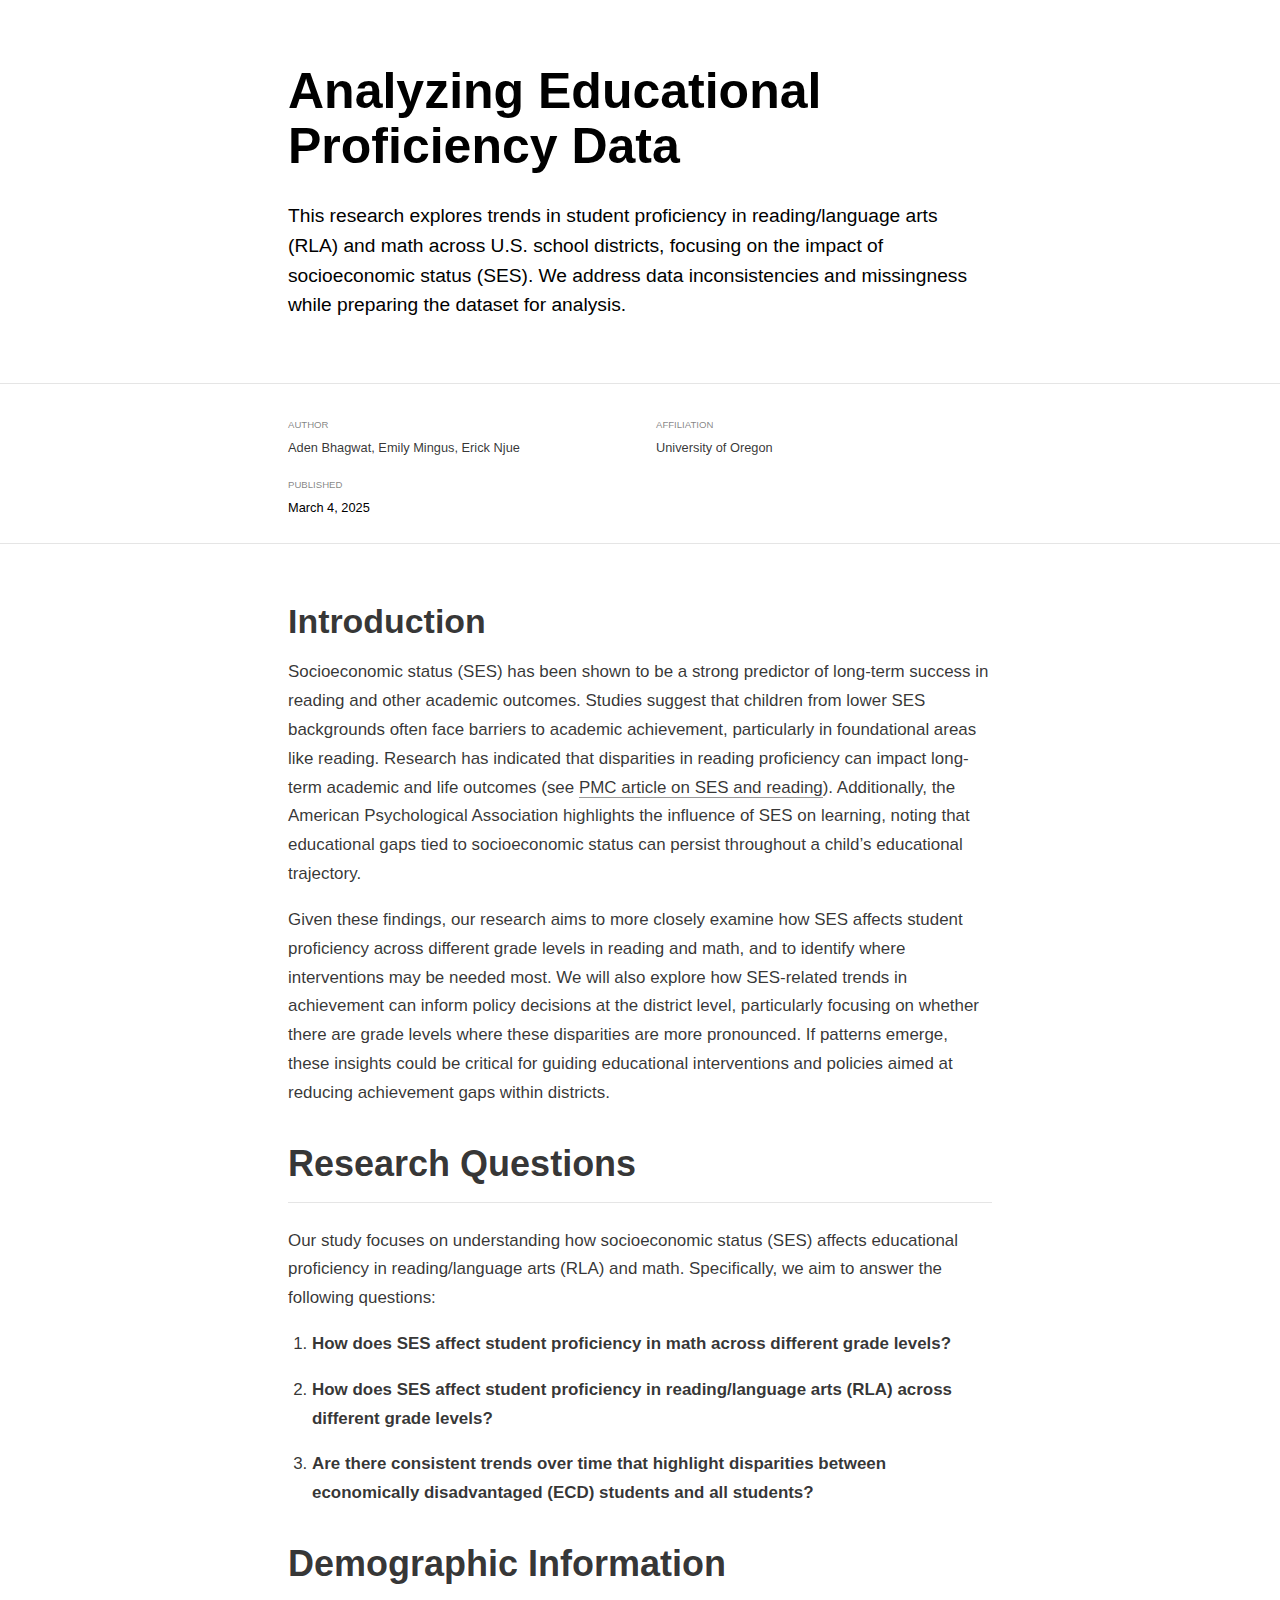
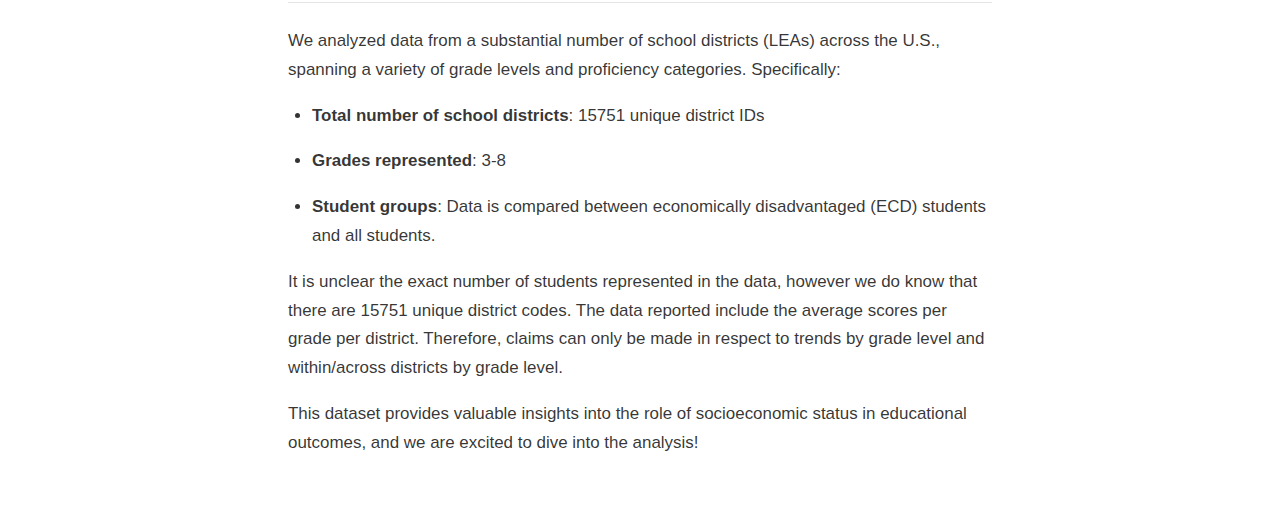
<file: _posts/welcome/welcome.html>
<!DOCTYPE html>

<html xmlns="http://www.w3.org/1999/xhtml" lang="" xml:lang="">

<head>
  <meta charset="utf-8"/>
  <meta name="viewport" content="width=device-width, initial-scale=1"/>
  <meta http-equiv="X-UA-Compatible" content="IE=Edge,chrome=1"/>
  <meta name="generator" content="distill" />

  <style type="text/css">
  /* Hide doc at startup (prevent jankiness while JS renders/transforms) */
  body {
    visibility: hidden;
  }
  </style>

 <!--radix_placeholder_import_source-->
 <!--/radix_placeholder_import_source-->

<style type="text/css">code{white-space: pre;}</style>
<style type="text/css" data-origin="pandoc">
pre > code.sourceCode { white-space: pre; position: relative; }
pre > code.sourceCode > span { line-height: 1.25; }
pre > code.sourceCode > span:empty { height: 1.2em; }
.sourceCode { overflow: visible; }
code.sourceCode > span { color: inherit; text-decoration: inherit; }
div.sourceCode { margin: 1em 0; }
pre.sourceCode { margin: 0; }
@media screen {
div.sourceCode { overflow: auto; }
}
@media print {
pre > code.sourceCode { white-space: pre-wrap; }
pre > code.sourceCode > span { display: inline-block; text-indent: -5em; padding-left: 5em; }
}
pre.numberSource code
  { counter-reset: source-line 0; }
pre.numberSource code > span
  { position: relative; left: -4em; counter-increment: source-line; }
pre.numberSource code > span > a:first-child::before
  { content: counter(source-line);
    position: relative; left: -1em; text-align: right; vertical-align: baseline;
    border: none; display: inline-block;
    -webkit-touch-callout: none; -webkit-user-select: none;
    -khtml-user-select: none; -moz-user-select: none;
    -ms-user-select: none; user-select: none;
    padding: 0 4px; width: 4em;
    color: #aaaaaa;
  }
pre.numberSource { margin-left: 3em; border-left: 1px solid #aaaaaa;  padding-left: 4px; }
div.sourceCode
  { color: #00769e; background-color: #f1f3f5; }
@media screen {
pre > code.sourceCode > span > a:first-child::before { text-decoration: underline; }
}
code span { color: #00769e; } /* Normal */
code span.al { color: #ad0000; } /* Alert */
code span.an { color: #5e5e5e; } /* Annotation */
code span.at { color: #657422; } /* Attribute */
code span.bn { color: #ad0000; } /* BaseN */
code span.bu { } /* BuiltIn */
code span.cf { color: #00769e; } /* ControlFlow */
code span.ch { color: #20794d; } /* Char */
code span.cn { color: #8f5902; } /* Constant */
code span.co { color: #5e5e5e; } /* Comment */
code span.cv { color: #5e5e5e; font-style: italic; } /* CommentVar */
code span.do { color: #5e5e5e; font-style: italic; } /* Documentation */
code span.dt { color: #ad0000; } /* DataType */
code span.dv { color: #ad0000; } /* DecVal */
code span.er { color: #ad0000; } /* Error */
code span.ex { } /* Extension */
code span.fl { color: #ad0000; } /* Float */
code span.fu { color: #4758ab; } /* Function */
code span.im { } /* Import */
code span.in { color: #5e5e5e; } /* Information */
code span.kw { color: #00769e; } /* Keyword */
code span.op { color: #5e5e5e; } /* Operator */
code span.ot { color: #00769e; } /* Other */
code span.pp { color: #ad0000; } /* Preprocessor */
code span.sc { color: #5e5e5e; } /* SpecialChar */
code span.ss { color: #20794d; } /* SpecialString */
code span.st { color: #20794d; } /* String */
code span.va { color: #111111; } /* Variable */
code span.vs { color: #20794d; } /* VerbatimString */
code span.wa { color: #5e5e5e; font-style: italic; } /* Warning */
</style>


  <!--radix_placeholder_meta_tags-->
  <title>Analyzing Educational Proficiency Data</title>

  <meta property="description" itemprop="description" content="This research explores trends in student proficiency in &#10;reading/language arts (RLA) and math across U.S. school districts, &#10;focusing on the impact of socioeconomic status (SES). &#10;We address data inconsistencies and missingness while &#10;preparing the dataset for analysis."/>


  <!--  https://schema.org/Article -->
  <meta property="article:published" itemprop="datePublished" content="2025-03-04"/>
  <meta property="article:created" itemprop="dateCreated" content="2025-03-04"/>
  <meta name="article:author" content="Aden Bhagwat, Emily Mingus, Erick Njue"/>

  <!--  https://developers.facebook.com/docs/sharing/webmasters#markup -->
  <meta property="og:title" content="Analyzing Educational Proficiency Data"/>
  <meta property="og:type" content="article"/>
  <meta property="og:description" content="This research explores trends in student proficiency in &#10;reading/language arts (RLA) and math across U.S. school districts, &#10;focusing on the impact of socioeconomic status (SES). &#10;We address data inconsistencies and missingness while &#10;preparing the dataset for analysis."/>
  <meta property="og:locale" content="en_US"/>

  <!--  https://dev.twitter.com/cards/types/summary -->
  <meta property="twitter:card" content="summary"/>
  <meta property="twitter:title" content="Analyzing Educational Proficiency Data"/>
  <meta property="twitter:description" content="This research explores trends in student proficiency in &#10;reading/language arts (RLA) and math across U.S. school districts, &#10;focusing on the impact of socioeconomic status (SES). &#10;We address data inconsistencies and missingness while &#10;preparing the dataset for analysis."/>

  <!--/radix_placeholder_meta_tags-->
  <!--radix_placeholder_rmarkdown_metadata-->

  <script type="text/json" id="radix-rmarkdown-metadata">
  {"type":"list","attributes":{"names":{"type":"character","attributes":{},"value":["title","description","author","date","output"]}},"value":[{"type":"character","attributes":{},"value":["Analyzing Educational Proficiency Data"]},{"type":"character","attributes":{},"value":["This research explores trends in student proficiency in \nreading/language arts (RLA) and math across U.S. school districts, \nfocusing on the impact of socioeconomic status (SES). \nWe address data inconsistencies and missingness while \npreparing the dataset for analysis.\n"]},{"type":"list","attributes":{},"value":[{"type":"list","attributes":{"names":{"type":"character","attributes":{},"value":["name","url","affiliation"]}},"value":[{"type":"character","attributes":{},"value":["Aden Bhagwat, Emily Mingus, Erick Njue"]},{"type":"character","attributes":{},"value":["https://adenb0220.github.io/EDLD_652_Final/"]},{"type":"character","attributes":{},"value":["University of Oregon"]}]}]},{"type":"character","attributes":{},"value":["03-04-2025"]},{"type":"list","attributes":{"names":{"type":"character","attributes":{},"value":["distill::distill_article"]}},"value":[{"type":"list","attributes":{"names":{"type":"character","attributes":{},"value":["self_contained"]}},"value":[{"type":"logical","attributes":{},"value":[false]}]}]}]}
  </script>
  <!--/radix_placeholder_rmarkdown_metadata-->
  
  <script type="text/json" id="radix-resource-manifest">
  {"type":"character","attributes":{},"value":["welcome_files/anchor-4.2.2/anchor.min.js","welcome_files/bowser-1.9.3/bowser.min.js","welcome_files/distill-2.2.21/template.v2.js","welcome_files/header-attrs-2.28/header-attrs.js","welcome_files/header-attrs-2.29/header-attrs.js","welcome_files/jquery-3.6.0/jquery-3.6.0.js","welcome_files/jquery-3.6.0/jquery-3.6.0.min.js","welcome_files/jquery-3.6.0/jquery-3.6.0.min.map","welcome_files/popper-2.6.0/popper.min.js","welcome_files/tippy-6.2.7/tippy-bundle.umd.min.js","welcome_files/tippy-6.2.7/tippy-light-border.css","welcome_files/tippy-6.2.7/tippy.css","welcome_files/tippy-6.2.7/tippy.umd.min.js","welcome_files/webcomponents-2.0.0/webcomponents.js"]}
  </script>
  <!--radix_placeholder_navigation_in_header-->
  <!--/radix_placeholder_navigation_in_header-->
  <!--radix_placeholder_distill-->

  <style type="text/css">

  body {
    background-color: white;
  }

  .pandoc-table {
    width: 100%;
  }

  .pandoc-table>caption {
    margin-bottom: 10px;
  }

  .pandoc-table th:not([align]) {
    text-align: left;
  }

  .pagedtable-footer {
    font-size: 15px;
  }

  d-byline .byline {
    grid-template-columns: 2fr 2fr;
  }

  d-byline .byline h3 {
    margin-block-start: 1.5em;
  }

  d-byline .byline .authors-affiliations h3 {
    margin-block-start: 0.5em;
  }

  .authors-affiliations .orcid-id {
    width: 16px;
    height:16px;
    margin-left: 4px;
    margin-right: 4px;
    vertical-align: middle;
    padding-bottom: 2px;
  }

  d-title .dt-tags {
    margin-top: 1em;
    grid-column: text;
  }

  .dt-tags .dt-tag {
    text-decoration: none;
    display: inline-block;
    color: rgba(0,0,0,0.6);
    padding: 0em 0.4em;
    margin-right: 0.5em;
    margin-bottom: 0.4em;
    font-size: 70%;
    border: 1px solid rgba(0,0,0,0.2);
    border-radius: 3px;
    text-transform: uppercase;
    font-weight: 500;
  }

  d-article table.gt_table td,
  d-article table.gt_table th {
    border-bottom: none;
    font-size: 100%;
  }

  .html-widget {
    margin-bottom: 2.0em;
  }

  .l-screen-inset {
    padding-right: 16px;
  }

  .l-screen .caption {
    margin-left: 10px;
  }

  .shaded {
    background: rgb(247, 247, 247);
    padding-top: 20px;
    padding-bottom: 20px;
    border-top: 1px solid rgba(0, 0, 0, 0.1);
    border-bottom: 1px solid rgba(0, 0, 0, 0.1);
  }

  .shaded .html-widget {
    margin-bottom: 0;
    border: 1px solid rgba(0, 0, 0, 0.1);
  }

  .shaded .shaded-content {
    background: white;
  }

  .text-output {
    margin-top: 0;
    line-height: 1.5em;
  }

  .hidden {
    display: none !important;
  }

  hr.section-separator {
    border: none;
    border-top: 1px solid rgba(0, 0, 0, 0.1);
    margin: 0px;
  }


  d-byline {
    border-top: none;
  }

  d-article {
    padding-top: 2.5rem;
    padding-bottom: 30px;
    border-top: none;
  }

  d-appendix {
    padding-top: 30px;
  }

  d-article>p>img {
    width: 100%;
  }

  d-article h2 {
    margin: 1rem 0 1.5rem 0;
  }

  d-article h3 {
    margin-top: 1.5rem;
  }

  d-article iframe {
    border: 1px solid rgba(0, 0, 0, 0.1);
    margin-bottom: 2.0em;
    width: 100%;
  }

  /* Tweak code blocks */

  d-article div.sourceCode code,
  d-article pre code {
    font-family: Consolas, Monaco, 'Andale Mono', 'Ubuntu Mono', monospace;
  }

  d-article pre,
  d-article div.sourceCode,
  d-article div.sourceCode pre {
    overflow: auto;
  }

  d-article div.sourceCode {
    background-color: white;
  }

  d-article div.sourceCode pre {
    padding-left: 10px;
    font-size: 12px;
    border-left: 2px solid rgba(0,0,0,0.1);
  }

  d-article pre {
    font-size: 12px;
    color: black;
    background: none;
    margin-top: 0;
    text-align: left;
    white-space: pre;
    word-spacing: normal;
    word-break: normal;
    word-wrap: normal;
    line-height: 1.5;

    -moz-tab-size: 4;
    -o-tab-size: 4;
    tab-size: 4;

    -webkit-hyphens: none;
    -moz-hyphens: none;
    -ms-hyphens: none;
    hyphens: none;
  }

  d-article pre a {
    border-bottom: none;
  }

  d-article pre a:hover {
    border-bottom: none;
    text-decoration: underline;
  }

  d-article details {
    grid-column: text;
    margin-bottom: 0.8em;
  }

  @media(min-width: 768px) {

  d-article pre,
  d-article div.sourceCode,
  d-article div.sourceCode pre {
    overflow: visible !important;
  }

  d-article div.sourceCode pre {
    padding-left: 18px;
    font-size: 14px;
  }

  /* tweak for Pandoc numbered line within distill */
  d-article pre.numberSource code > span {
      left: -2em;
  }

  d-article pre {
    font-size: 14px;
  }

  }

  figure img.external {
    background: white;
    border: 1px solid rgba(0, 0, 0, 0.1);
    box-shadow: 0 1px 8px rgba(0, 0, 0, 0.1);
    padding: 18px;
    box-sizing: border-box;
  }

  /* CSS for d-contents */

  .d-contents {
    grid-column: text;
    color: rgba(0,0,0,0.8);
    font-size: 0.9em;
    padding-bottom: 1em;
    margin-bottom: 1em;
    padding-bottom: 0.5em;
    margin-bottom: 1em;
    padding-left: 0.25em;
    justify-self: start;
  }

  @media(min-width: 1000px) {
    .d-contents.d-contents-float {
      height: 0;
      grid-column-start: 1;
      grid-column-end: 4;
      justify-self: center;
      padding-right: 3em;
      padding-left: 2em;
    }
  }

  .d-contents nav h3 {
    font-size: 18px;
    margin-top: 0;
    margin-bottom: 1em;
  }

  .d-contents li {
    list-style-type: none
  }

  .d-contents nav > ul {
    padding-left: 0;
  }

  .d-contents ul {
    padding-left: 1em
  }

  .d-contents nav ul li {
    margin-top: 0.6em;
    margin-bottom: 0.2em;
  }

  .d-contents nav a {
    font-size: 13px;
    border-bottom: none;
    text-decoration: none
    color: rgba(0, 0, 0, 0.8);
  }

  .d-contents nav a:hover {
    text-decoration: underline solid rgba(0, 0, 0, 0.6)
  }

  .d-contents nav > ul > li > a {
    font-weight: 600;
  }

  .d-contents nav > ul > li > ul {
    font-weight: inherit;
  }

  .d-contents nav > ul > li > ul > li {
    margin-top: 0.2em;
  }


  .d-contents nav ul {
    margin-top: 0;
    margin-bottom: 0.25em;
  }

  .d-article-with-toc h2:nth-child(2) {
    margin-top: 0;
  }


  /* Figure */

  .figure {
    position: relative;
    margin-bottom: 2.5em;
    margin-top: 1.5em;
  }

  .figure .caption {
    color: rgba(0, 0, 0, 0.6);
    font-size: 12px;
    line-height: 1.5em;
  }

  .figure img.external {
    background: white;
    border: 1px solid rgba(0, 0, 0, 0.1);
    box-shadow: 0 1px 8px rgba(0, 0, 0, 0.1);
    padding: 18px;
    box-sizing: border-box;
  }

  .figure .caption a {
    color: rgba(0, 0, 0, 0.6);
  }

  .figure .caption b,
  .figure .caption strong, {
    font-weight: 600;
    color: rgba(0, 0, 0, 1.0);
  }

  /* Citations */

  d-article .citation {
    color: inherit;
    cursor: inherit;
  }

  div.hanging-indent{
    margin-left: 1em; text-indent: -1em;
  }

  /* Citation hover box */

  .tippy-box[data-theme~=light-border] {
    background-color: rgba(250, 250, 250, 0.95);
  }

  .tippy-content > p {
    margin-bottom: 0;
    padding: 2px;
  }


  /* Tweak 1000px media break to show more text */

  @media(min-width: 1000px) {
    .base-grid,
    distill-header,
    d-title,
    d-abstract,
    d-article,
    d-appendix,
    distill-appendix,
    d-byline,
    d-footnote-list,
    d-citation-list,
    distill-footer {
      grid-template-columns: [screen-start] 1fr [page-start kicker-start] 80px [middle-start] 50px [text-start kicker-end] 65px 65px 65px 65px 65px 65px 65px 65px [text-end gutter-start] 65px [middle-end] 65px [page-end gutter-end] 1fr [screen-end];
      grid-column-gap: 16px;
    }

    .grid {
      grid-column-gap: 16px;
    }

    d-article {
      font-size: 1.06rem;
      line-height: 1.7em;
    }
    figure .caption, .figure .caption, figure figcaption {
      font-size: 13px;
    }
  }

  @media(min-width: 1180px) {
    .base-grid,
    distill-header,
    d-title,
    d-abstract,
    d-article,
    d-appendix,
    distill-appendix,
    d-byline,
    d-footnote-list,
    d-citation-list,
    distill-footer {
      grid-template-columns: [screen-start] 1fr [page-start kicker-start] 60px [middle-start] 60px [text-start kicker-end] 60px 60px 60px 60px 60px 60px 60px 60px [text-end gutter-start] 60px [middle-end] 60px [page-end gutter-end] 1fr [screen-end];
      grid-column-gap: 32px;
    }

    .grid {
      grid-column-gap: 32px;
    }
  }


  /* Get the citation styles for the appendix (not auto-injected on render since
     we do our own rendering of the citation appendix) */

  d-appendix .citation-appendix,
  .d-appendix .citation-appendix {
    font-size: 11px;
    line-height: 15px;
    border-left: 1px solid rgba(0, 0, 0, 0.1);
    padding-left: 18px;
    border: 1px solid rgba(0,0,0,0.1);
    background: rgba(0, 0, 0, 0.02);
    padding: 10px 18px;
    border-radius: 3px;
    color: rgba(150, 150, 150, 1);
    overflow: hidden;
    margin-top: -12px;
    white-space: pre-wrap;
    word-wrap: break-word;
  }

  /* Include appendix styles here so they can be overridden */

  d-appendix {
    contain: layout style;
    font-size: 0.8em;
    line-height: 1.7em;
    margin-top: 60px;
    margin-bottom: 0;
    border-top: 1px solid rgba(0, 0, 0, 0.1);
    color: rgba(0,0,0,0.5);
    padding-top: 60px;
    padding-bottom: 48px;
  }

  d-appendix h3 {
    grid-column: page-start / text-start;
    font-size: 15px;
    font-weight: 500;
    margin-top: 1em;
    margin-bottom: 0;
    color: rgba(0,0,0,0.65);
  }

  d-appendix h3 + * {
    margin-top: 1em;
  }

  d-appendix ol {
    padding: 0 0 0 15px;
  }

  @media (min-width: 768px) {
    d-appendix ol {
      padding: 0 0 0 30px;
      margin-left: -30px;
    }
  }

  d-appendix li {
    margin-bottom: 1em;
  }

  d-appendix a {
    color: rgba(0, 0, 0, 0.6);
  }

  d-appendix > * {
    grid-column: text;
  }

  d-appendix > d-footnote-list,
  d-appendix > d-citation-list,
  d-appendix > distill-appendix {
    grid-column: screen;
  }

  /* Include footnote styles here so they can be overridden */

  d-footnote-list {
    contain: layout style;
  }

  d-footnote-list > * {
    grid-column: text;
  }

  d-footnote-list a.footnote-backlink {
    color: rgba(0,0,0,0.3);
    padding-left: 0.5em;
  }



  /* Anchor.js */

  .anchorjs-link {
    /*transition: all .25s linear; */
    text-decoration: none;
    border-bottom: none;
  }
  *:hover > .anchorjs-link {
    margin-left: -1.125em !important;
    text-decoration: none;
    border-bottom: none;
  }

  /* Social footer */

  .social_footer {
    margin-top: 30px;
    margin-bottom: 0;
    color: rgba(0,0,0,0.67);
  }

  .disqus-comments {
    margin-right: 30px;
  }

  .disqus-comment-count {
    border-bottom: 1px solid rgba(0, 0, 0, 0.4);
    cursor: pointer;
  }

  #disqus_thread {
    margin-top: 30px;
  }

  .article-sharing a {
    border-bottom: none;
    margin-right: 8px;
  }

  .article-sharing a:hover {
    border-bottom: none;
  }

  .sidebar-section.subscribe {
    font-size: 12px;
    line-height: 1.6em;
  }

  .subscribe p {
    margin-bottom: 0.5em;
  }


  .article-footer .subscribe {
    font-size: 15px;
    margin-top: 45px;
  }


  .sidebar-section.custom {
    font-size: 12px;
    line-height: 1.6em;
  }

  .custom p {
    margin-bottom: 0.5em;
  }

  /* Styles for listing layout (hide title) */
  .layout-listing d-title, .layout-listing .d-title {
    display: none;
  }

  /* Styles for posts lists (not auto-injected) */


  .posts-with-sidebar {
    padding-left: 45px;
    padding-right: 45px;
  }

  .posts-list .description h2,
  .posts-list .description p {
    font-family: -apple-system, BlinkMacSystemFont, "Segoe UI", Roboto, Oxygen, Ubuntu, Cantarell, "Fira Sans", "Droid Sans", "Helvetica Neue", Arial, sans-serif;
  }

  .posts-list .description h2 {
    font-weight: 700;
    border-bottom: none;
    padding-bottom: 0;
  }

  .posts-list h2.post-tag {
    border-bottom: 1px solid rgba(0, 0, 0, 0.2);
    padding-bottom: 12px;
  }
  .posts-list {
    margin-top: 60px;
    margin-bottom: 24px;
  }

  .posts-list .post-preview {
    text-decoration: none;
    overflow: hidden;
    display: block;
    border-bottom: 1px solid rgba(0, 0, 0, 0.1);
    padding: 24px 0;
  }

  .post-preview-last {
    border-bottom: none !important;
  }

  .posts-list .posts-list-caption {
    grid-column: screen;
    font-weight: 400;
  }

  .posts-list .post-preview h2 {
    margin: 0 0 6px 0;
    line-height: 1.2em;
    font-style: normal;
    font-size: 24px;
  }

  .posts-list .post-preview p {
    margin: 0 0 12px 0;
    line-height: 1.4em;
    font-size: 16px;
  }

  .posts-list .post-preview .thumbnail {
    box-sizing: border-box;
    margin-bottom: 24px;
    position: relative;
    max-width: 500px;
  }
  .posts-list .post-preview img {
    width: 100%;
    display: block;
  }

  .posts-list .metadata {
    font-size: 12px;
    line-height: 1.4em;
    margin-bottom: 18px;
  }

  .posts-list .metadata > * {
    display: inline-block;
  }

  .posts-list .metadata .publishedDate {
    margin-right: 2em;
  }

  .posts-list .metadata .dt-authors {
    display: block;
    margin-top: 0.3em;
    margin-right: 2em;
  }

  .posts-list .dt-tags {
    display: block;
    line-height: 1em;
  }

  .posts-list .dt-tags .dt-tag {
    display: inline-block;
    color: rgba(0,0,0,0.6);
    padding: 0.3em 0.4em;
    margin-right: 0.2em;
    margin-bottom: 0.4em;
    font-size: 60%;
    border: 1px solid rgba(0,0,0,0.2);
    border-radius: 3px;
    text-transform: uppercase;
    font-weight: 500;
  }

  .posts-list img {
    opacity: 1;
  }

  .posts-list img[data-src] {
    opacity: 0;
  }

  .posts-more {
    clear: both;
  }


  .posts-sidebar {
    font-size: 16px;
  }

  .posts-sidebar h3 {
    font-size: 16px;
    margin-top: 0;
    margin-bottom: 0.5em;
    font-weight: 400;
    text-transform: uppercase;
  }

  .sidebar-section {
    margin-bottom: 30px;
  }

  .categories ul {
    list-style-type: none;
    margin: 0;
    padding: 0;
  }

  .categories li {
    color: rgba(0, 0, 0, 0.8);
    margin-bottom: 0;
  }

  .categories li>a {
    border-bottom: none;
  }

  .categories li>a:hover {
    border-bottom: 1px solid rgba(0, 0, 0, 0.4);
  }

  .categories .active {
    font-weight: 600;
  }

  .categories .category-count {
    color: rgba(0, 0, 0, 0.4);
  }


  @media(min-width: 768px) {
    .posts-list .post-preview h2 {
      font-size: 26px;
    }
    .posts-list .post-preview .thumbnail {
      float: right;
      width: 30%;
      margin-bottom: 0;
    }
    .posts-list .post-preview .description {
      float: left;
      width: 45%;
    }
    .posts-list .post-preview .metadata {
      float: left;
      width: 20%;
      margin-top: 8px;
    }
    .posts-list .post-preview p {
      margin: 0 0 12px 0;
      line-height: 1.5em;
      font-size: 16px;
    }
    .posts-with-sidebar .posts-list {
      float: left;
      width: 75%;
    }
    .posts-with-sidebar .posts-sidebar {
      float: right;
      width: 20%;
      margin-top: 60px;
      padding-top: 24px;
      padding-bottom: 24px;
    }
  }


  /* Improve display for browsers without grid (IE/Edge <= 15) */

  .downlevel {
    line-height: 1.6em;
    font-family: -apple-system, BlinkMacSystemFont, "Segoe UI", Roboto, Oxygen, Ubuntu, Cantarell, "Fira Sans", "Droid Sans", "Helvetica Neue", Arial, sans-serif;
    margin: 0;
  }

  .downlevel .d-title {
    padding-top: 6rem;
    padding-bottom: 1.5rem;
  }

  .downlevel .d-title h1 {
    font-size: 50px;
    font-weight: 700;
    line-height: 1.1em;
    margin: 0 0 0.5rem;
  }

  .downlevel .d-title p {
    font-weight: 300;
    font-size: 1.2rem;
    line-height: 1.55em;
    margin-top: 0;
  }

  .downlevel .d-byline {
    padding-top: 0.8em;
    padding-bottom: 0.8em;
    font-size: 0.8rem;
    line-height: 1.8em;
  }

  .downlevel .section-separator {
    border: none;
    border-top: 1px solid rgba(0, 0, 0, 0.1);
  }

  .downlevel .d-article {
    font-size: 1.06rem;
    line-height: 1.7em;
    padding-top: 1rem;
    padding-bottom: 2rem;
  }


  .downlevel .d-appendix {
    padding-left: 0;
    padding-right: 0;
    max-width: none;
    font-size: 0.8em;
    line-height: 1.7em;
    margin-bottom: 0;
    color: rgba(0,0,0,0.5);
    padding-top: 40px;
    padding-bottom: 48px;
  }

  .downlevel .footnotes ol {
    padding-left: 13px;
  }

  .downlevel .base-grid,
  .downlevel .distill-header,
  .downlevel .d-title,
  .downlevel .d-abstract,
  .downlevel .d-article,
  .downlevel .d-appendix,
  .downlevel .distill-appendix,
  .downlevel .d-byline,
  .downlevel .d-footnote-list,
  .downlevel .d-citation-list,
  .downlevel .distill-footer,
  .downlevel .appendix-bottom,
  .downlevel .posts-container {
    padding-left: 40px;
    padding-right: 40px;
  }

  @media(min-width: 768px) {
    .downlevel .base-grid,
    .downlevel .distill-header,
    .downlevel .d-title,
    .downlevel .d-abstract,
    .downlevel .d-article,
    .downlevel .d-appendix,
    .downlevel .distill-appendix,
    .downlevel .d-byline,
    .downlevel .d-footnote-list,
    .downlevel .d-citation-list,
    .downlevel .distill-footer,
    .downlevel .appendix-bottom,
    .downlevel .posts-container {
    padding-left: 150px;
    padding-right: 150px;
    max-width: 900px;
  }
  }

  .downlevel pre code {
    display: block;
    border-left: 2px solid rgba(0, 0, 0, .1);
    padding: 0 0 0 20px;
    font-size: 14px;
  }

  .downlevel code, .downlevel pre {
    color: black;
    background: none;
    font-family: Consolas, Monaco, 'Andale Mono', 'Ubuntu Mono', monospace;
    text-align: left;
    white-space: pre;
    word-spacing: normal;
    word-break: normal;
    word-wrap: normal;
    line-height: 1.5;

    -moz-tab-size: 4;
    -o-tab-size: 4;
    tab-size: 4;

    -webkit-hyphens: none;
    -moz-hyphens: none;
    -ms-hyphens: none;
    hyphens: none;
  }

  .downlevel .posts-list .post-preview {
    color: inherit;
  }



  </style>

  <script type="application/javascript">

  function is_downlevel_browser() {
    if (bowser.isUnsupportedBrowser({ msie: "12", msedge: "16"},
                                   window.navigator.userAgent)) {
      return true;
    } else {
      return window.load_distill_framework === undefined;
    }
  }

  // show body when load is complete
  function on_load_complete() {

    // add anchors
    if (window.anchors) {
      window.anchors.options.placement = 'left';
      window.anchors.add('d-article > h2, d-article > h3, d-article > h4, d-article > h5');
    }


    // set body to visible
    document.body.style.visibility = 'visible';

    // force redraw for leaflet widgets
    if (window.HTMLWidgets) {
      var maps = window.HTMLWidgets.findAll(".leaflet");
      $.each(maps, function(i, el) {
        var map = this.getMap();
        map.invalidateSize();
        map.eachLayer(function(layer) {
          if (layer instanceof L.TileLayer)
            layer.redraw();
        });
      });
    }

    // trigger 'shown' so htmlwidgets resize
    $('d-article').trigger('shown');
  }

  function init_distill() {

    init_common();

    // create front matter
    var front_matter = $('<d-front-matter></d-front-matter>');
    $('#distill-front-matter').wrap(front_matter);

    // create d-title
    $('.d-title').changeElementType('d-title');

    // separator
    var separator = '<hr class="section-separator" style="clear: both"/>';
    // prepend separator above appendix
    $('.d-byline').before(separator);
    $('.d-article').before(separator);

    // create d-byline
    var byline = $('<d-byline></d-byline>');
    $('.d-byline').replaceWith(byline);

    // create d-article
    var article = $('<d-article></d-article>');
    $('.d-article').wrap(article).children().unwrap();

    // move posts container into article
    $('.posts-container').appendTo($('d-article'));

    // create d-appendix
    $('.d-appendix').changeElementType('d-appendix');

    // flag indicating that we have appendix items
    var appendix = $('.appendix-bottom').children('h3').length > 0;

    // replace footnotes with <d-footnote>
    $('.footnote-ref').each(function(i, val) {
      appendix = true;
      var href = $(this).attr('href');
      var id = href.replace('#', '');
      var fn = $('#' + id);
      var fn_p = $('#' + id + '>p');
      fn_p.find('.footnote-back').remove();
      var text = fn_p.html();
      var dtfn = $('<d-footnote></d-footnote>');
      dtfn.html(text);
      $(this).replaceWith(dtfn);
    });
    // remove footnotes
    $('.footnotes').remove();

    // move refs into #references-listing
    $('#references-listing').replaceWith($('#refs'));

    $('h1.appendix, h2.appendix').each(function(i, val) {
      $(this).changeElementType('h3');
    });
    $('h3.appendix').each(function(i, val) {
      var id = $(this).attr('id');
      $('.d-contents a[href="#' + id + '"]').parent().remove();
      appendix = true;
      $(this).nextUntil($('h1, h2, h3')).addBack().appendTo($('d-appendix'));
    });

    // show d-appendix if we have appendix content
    $("d-appendix").css('display', appendix ? 'grid' : 'none');

    // localize layout chunks to just output
    $('.layout-chunk').each(function(i, val) {

      // capture layout
      var layout = $(this).attr('data-layout');

      // apply layout to markdown level block elements
      var elements = $(this).children().not('details, div.sourceCode, pre, script');
      elements.each(function(i, el) {
        var layout_div = $('<div class="' + layout + '"></div>');
        if (layout_div.hasClass('shaded')) {
          var shaded_content = $('<div class="shaded-content"></div>');
          $(this).wrap(shaded_content);
          $(this).parent().wrap(layout_div);
        } else {
          $(this).wrap(layout_div);
        }
      });


      // unwrap the layout-chunk div
      $(this).children().unwrap();
    });

    // remove code block used to force  highlighting css
    $('.distill-force-highlighting-css').parent().remove();

    // remove empty line numbers inserted by pandoc when using a
    // custom syntax highlighting theme, except when numbering line
    // in code chunk
    $('pre:not(.numberLines) code.sourceCode a:empty').remove();

    // load distill framework
    load_distill_framework();

    // wait for window.distillRunlevel == 4 to do post processing
    function distill_post_process() {

      if (!window.distillRunlevel || window.distillRunlevel < 4)
        return;

      // hide author/affiliations entirely if we have no authors
      var front_matter = JSON.parse($("#distill-front-matter").html());
      var have_authors = front_matter.authors && front_matter.authors.length > 0;
      if (!have_authors)
        $('d-byline').addClass('hidden');

      // article with toc class
      $('.d-contents').parent().addClass('d-article-with-toc');

      // strip links that point to #
      $('.authors-affiliations').find('a[href="#"]').removeAttr('href');

      // add orcid ids
      $('.authors-affiliations').find('.author').each(function(i, el) {
        var orcid_id = front_matter.authors[i].orcidID;
        var author_name = front_matter.authors[i].author
        if (orcid_id) {
          var a = $('<a></a>');
          a.attr('href', 'https://orcid.org/' + orcid_id);
          var img = $('<img></img>');
          img.addClass('orcid-id');
          img.attr('alt', author_name ? 'ORCID ID for ' + author_name : 'ORCID ID');
          img.attr('src','[data-uri]');
          a.append(img);
          $(this).append(a);
        }
      });

      // hide elements of author/affiliations grid that have no value
      function hide_byline_column(caption) {
        $('d-byline').find('h3:contains("' + caption + '")').parent().css('visibility', 'hidden');
      }

      // affiliations
      var have_affiliations = false;
      for (var i = 0; i<front_matter.authors.length; ++i) {
        var author = front_matter.authors[i];
        if (author.affiliation !== "&nbsp;") {
          have_affiliations = true;
          break;
        }
      }
      if (!have_affiliations)
        $('d-byline').find('h3:contains("Affiliations")').css('visibility', 'hidden');

      // published date
      if (!front_matter.publishedDate)
        hide_byline_column("Published");

      // document object identifier
      var doi = $('d-byline').find('h3:contains("DOI")');
      var doi_p = doi.next().empty();
      if (!front_matter.doi) {
        // if we have a citation and valid citationText then link to that
        if ($('#citation').length > 0 && front_matter.citationText) {
          doi.html('Citation');
          $('<a href="#citation"></a>')
            .text(front_matter.citationText)
            .appendTo(doi_p);
        } else {
          hide_byline_column("DOI");
        }
      } else {
        $('<a></a>')
           .attr('href', "https://doi.org/" + front_matter.doi)
           .html(front_matter.doi)
           .appendTo(doi_p);
      }

       // change plural form of authors/affiliations
      if (front_matter.authors.length === 1) {
        var grid = $('.authors-affiliations');
        grid.children('h3:contains("Authors")').text('Author');
        grid.children('h3:contains("Affiliations")').text('Affiliation');
      }

      // remove d-appendix and d-footnote-list local styles
      $('d-appendix > style:first-child').remove();
      $('d-footnote-list > style:first-child').remove();

      // move appendix-bottom entries to the bottom
      $('.appendix-bottom').appendTo('d-appendix').children().unwrap();
      $('.appendix-bottom').remove();

      // hoverable references
      $('span.citation[data-cites]').each(function() {
        const citeChild = $(this).children()[0]
        // Do not process if @xyz has been used without escaping and without bibliography activated
        // https://github.com/rstudio/distill/issues/466
        if (citeChild === undefined) return true

        if (citeChild.nodeName == "D-FOOTNOTE") {
          var fn = citeChild
          $(this).html(fn.shadowRoot.querySelector("sup"))
          $(this).id = fn.id
          fn.remove()
        }
        var refs = $(this).attr('data-cites').split(" ");
        var refHtml = refs.map(function(ref) {
          // Could use CSS.escape too here, we insure backward compatibility in navigator
          return "<p>" + $('div[id="ref-' + ref + '"]').html() + "</p>";
        }).join("\n");
        window.tippy(this, {
          allowHTML: true,
          content: refHtml,
          maxWidth: 500,
          interactive: true,
          interactiveBorder: 10,
          theme: 'light-border',
          placement: 'bottom-start'
        });
      });

      // fix footnotes in tables (#411)
      // replacing broken distill.pub feature
      $('table d-footnote').each(function() {
        // we replace internal showAtNode methode which is triggered when hovering a footnote
        this.hoverBox.showAtNode = function(node) {
          // ported from https://github.com/distillpub/template/pull/105/files
          calcOffset = function(elem) {
              let x = elem.offsetLeft;
              let y = elem.offsetTop;
              // Traverse upwards until an `absolute` element is found or `elem`
              // becomes null.
              while (elem = elem.offsetParent && elem.style.position != 'absolute') {
                  x += elem.offsetLeft;
                  y += elem.offsetTop;
              }

              return { left: x, top: y };
          }
          // https://developer.mozilla.org/en-US/docs/Web/API/HTMLElement/offsetTop
          const bbox = node.getBoundingClientRect();
          const offset = calcOffset(node);
          this.show([offset.left + bbox.width, offset.top + bbox.height]);
        }
      })

      // clear polling timer
      clearInterval(tid);

      // show body now that everything is ready
      on_load_complete();
    }

    var tid = setInterval(distill_post_process, 50);
    distill_post_process();

  }

  function init_downlevel() {

    init_common();

     // insert hr after d-title
    $('.d-title').after($('<hr class="section-separator"/>'));

    // check if we have authors
    var front_matter = JSON.parse($("#distill-front-matter").html());
    var have_authors = front_matter.authors && front_matter.authors.length > 0;

    // manage byline/border
    if (!have_authors)
      $('.d-byline').remove();
    $('.d-byline').after($('<hr class="section-separator"/>'));
    $('.d-byline a').remove();

    // remove toc
    $('.d-contents').remove();

    // move appendix elements
    $('h1.appendix, h2.appendix').each(function(i, val) {
      $(this).changeElementType('h3');
    });
    $('h3.appendix').each(function(i, val) {
      $(this).nextUntil($('h1, h2, h3')).addBack().appendTo($('.d-appendix'));
    });


    // inject headers into references and footnotes
    var refs_header = $('<h3></h3>');
    refs_header.text('References');
    $('#refs').prepend(refs_header);

    var footnotes_header = $('<h3></h3');
    footnotes_header.text('Footnotes');
    $('.footnotes').children('hr').first().replaceWith(footnotes_header);

    // move appendix-bottom entries to the bottom
    $('.appendix-bottom').appendTo('.d-appendix').children().unwrap();
    $('.appendix-bottom').remove();

    // remove appendix if it's empty
    if ($('.d-appendix').children().length === 0)
      $('.d-appendix').remove();

    // prepend separator above appendix
    $('.d-appendix').before($('<hr class="section-separator" style="clear: both"/>'));

    // trim code
    $('pre>code').each(function(i, val) {
      $(this).html($.trim($(this).html()));
    });

    // move posts-container right before article
    $('.posts-container').insertBefore($('.d-article'));

    $('body').addClass('downlevel');

    on_load_complete();
  }


  function init_common() {

    // jquery plugin to change element types
    (function($) {
      $.fn.changeElementType = function(newType) {
        var attrs = {};

        $.each(this[0].attributes, function(idx, attr) {
          attrs[attr.nodeName] = attr.nodeValue;
        });

        this.replaceWith(function() {
          return $("<" + newType + "/>", attrs).append($(this).contents());
        });
      };
    })(jQuery);

    // prevent underline for linked images
    $('a > img').parent().css({'border-bottom' : 'none'});

    // mark non-body figures created by knitr chunks as 100% width
    $('.layout-chunk').each(function(i, val) {
      var figures = $(this).find('img, .html-widget');
      // ignore leaflet img layers (#106)
      figures = figures.filter(':not(img[class*="leaflet"])')
      if ($(this).attr('data-layout') !== "l-body") {
        figures.css('width', '100%');
      } else {
        figures.css('max-width', '100%');
        figures.filter("[width]").each(function(i, val) {
          var fig = $(this);
          fig.css('width', fig.attr('width') + 'px');
        });

      }
    });

    // auto-append index.html to post-preview links in file: protocol
    // and in rstudio ide preview
    $('.post-preview').each(function(i, val) {
      if (window.location.protocol === "file:")
        $(this).attr('href', $(this).attr('href') + "index.html");
    });

    // get rid of index.html references in header
    if (window.location.protocol !== "file:") {
      $('.distill-site-header a[href]').each(function(i,val) {
        $(this).attr('href', $(this).attr('href').replace(/^index[.]html/, "./"));
      });
    }

    // add class to pandoc style tables
    $('tr.header').parent('thead').parent('table').addClass('pandoc-table');
    $('.kable-table').children('table').addClass('pandoc-table');

    // add figcaption style to table captions
    $('caption').parent('table').addClass("figcaption");

    // initialize posts list
    if (window.init_posts_list)
      window.init_posts_list();

    // implmement disqus comment link
    $('.disqus-comment-count').click(function() {
      window.headroom_prevent_pin = true;
      $('#disqus_thread').toggleClass('hidden');
      if (!$('#disqus_thread').hasClass('hidden')) {
        var offset = $(this).offset();
        $(window).resize();
        $('html, body').animate({
          scrollTop: offset.top - 35
        });
      }
    });
  }

  document.addEventListener('DOMContentLoaded', function() {
    if (is_downlevel_browser())
      init_downlevel();
    else
      window.addEventListener('WebComponentsReady', init_distill);
  });

  </script>

  <!--/radix_placeholder_distill-->
  <script src="welcome_files/header-attrs-2.28/header-attrs.js"></script>
  <script src="welcome_files/jquery-3.6.0/jquery-3.6.0.min.js"></script>
  <script src="welcome_files/popper-2.6.0/popper.min.js"></script>
  <link href="welcome_files/tippy-6.2.7/tippy.css" rel="stylesheet" />
  <link href="welcome_files/tippy-6.2.7/tippy-light-border.css" rel="stylesheet" />
  <script src="welcome_files/tippy-6.2.7/tippy.umd.min.js"></script>
  <script src="welcome_files/anchor-4.2.2/anchor.min.js"></script>
  <script src="welcome_files/bowser-1.9.3/bowser.min.js"></script>
  <script src="welcome_files/webcomponents-2.0.0/webcomponents.js"></script>
  <script src="welcome_files/distill-2.2.21/template.v2.js"></script>
  <!--radix_placeholder_site_in_header-->
  <!--/radix_placeholder_site_in_header-->


</head>

<body>

<!--radix_placeholder_front_matter-->

<script id="distill-front-matter" type="text/json">
{"title":"Analyzing Educational Proficiency Data","description":"This research explores trends in student proficiency in \nreading/language arts (RLA) and math across U.S. school districts, \nfocusing on the impact of socioeconomic status (SES). \nWe address data inconsistencies and missingness while \npreparing the dataset for analysis.","authors":[{"author":"Aden Bhagwat, Emily Mingus, Erick Njue","authorURL":"https://adenb0220.github.io/EDLD_652_Final/","affiliation":"University of Oregon","affiliationURL":"#","orcidID":""}],"publishedDate":"2025-03-04T00:00:00.000-08:00","citationText":"Njue, 2025"}
</script>

<!--/radix_placeholder_front_matter-->
<!--radix_placeholder_navigation_before_body-->
<!--/radix_placeholder_navigation_before_body-->
<!--radix_placeholder_site_before_body-->
<!--/radix_placeholder_site_before_body-->

<div class="d-title">
<h1>Analyzing Educational Proficiency Data</h1>

<!--radix_placeholder_categories-->
<!--/radix_placeholder_categories-->
<p><p>This research explores trends in student proficiency in
reading/language arts (RLA) and math across U.S. school districts,
focusing on the impact of socioeconomic status (SES).
We address data inconsistencies and missingness while
preparing the dataset for analysis.</p></p>
</div>

<div class="d-byline">
  Aden Bhagwat, Emily Mingus, Erick Njue <a href="https://adenb0220.github.io/EDLD_652_Final/" class="uri">https://adenb0220.github.io/EDLD_652_Final/</a> (University of Oregon)
  
<br/>03-04-2025
</div>

<div class="d-article">
<h1 id="introduction">Introduction</h1>
<p>Socioeconomic status (SES) has been shown to be a strong predictor of long-term success in reading and other academic outcomes. Studies suggest that children from lower SES backgrounds often face barriers to academic achievement, particularly in foundational areas like reading. Research has indicated that disparities in reading proficiency can impact long-term academic and life outcomes (see <a href="https://pmc.ncbi.nlm.nih.gov/articles/PMC9588575/">PMC article on SES and reading</a>). Additionally, the American Psychological Association highlights the influence of SES on learning, noting that educational gaps tied to socioeconomic status can persist throughout a child’s educational trajectory.</p>
<p>Given these findings, our research aims to more closely examine how SES affects student proficiency across different grade levels in reading and math, and to identify where interventions may be needed most. We will also explore how SES-related trends in achievement can inform policy decisions at the district level, particularly focusing on whether there are grade levels where these disparities are more pronounced. If patterns emerge, these insights could be critical for guiding educational interventions and policies aimed at reducing achievement gaps within districts.</p>
<h2 id="research-questions">Research Questions</h2>
<p>Our study focuses on understanding how socioeconomic status (SES) affects educational proficiency in reading/language arts (RLA) and math. Specifically, we aim to answer the following questions:</p>
<ol type="1">
<li><strong>How does SES affect student proficiency in math across different grade levels?</strong></li>
<li><strong>How does SES affect student proficiency in reading/language arts (RLA) across different grade levels?</strong></li>
<li><strong>Are there consistent trends over time that highlight disparities between economically disadvantaged (ECD) students and all students?</strong></li>
</ol>
<h2 id="demographic-information">Demographic Information</h2>
<p>We analyzed data from a substantial number of school districts (LEAs) across the U.S., spanning a variety of grade levels and proficiency categories. Specifically:</p>
<ul>
<li><strong>Total number of school districts</strong>: 15751 unique district IDs</li>
<li><strong>Grades represented</strong>: 3-8</li>
<li><strong>Student groups</strong>: Data is compared between economically disadvantaged (ECD) students and all students.</li>
</ul>
<p>It is unclear the exact number of students represented in the data, however we do know that there are 15751 unique district codes. The data reported include the average scores per grade per district. Therefore, claims can only be made in respect to trends by grade level and within/across districts by grade level.</p>
<p>This dataset provides valuable insights into the role of socioeconomic status in educational outcomes, and we are excited to dive into the analysis!</p>
<div class="sourceCode" id="cb1"><pre class="sourceCode r distill-force-highlighting-css"><code class="sourceCode r"></code></pre></div>
<!--radix_placeholder_article_footer-->
<!--/radix_placeholder_article_footer-->
</div>

<div class="d-appendix">
</div>


<!--radix_placeholder_site_after_body-->
<!--/radix_placeholder_site_after_body-->
<!--radix_placeholder_appendices-->
<div class="appendix-bottom"></div>
<!--/radix_placeholder_appendices-->
<!--radix_placeholder_navigation_after_body-->
<!--/radix_placeholder_navigation_after_body-->

</body>

</html>
</file>
<file: docs/site_libs/tippy-6.2.7/tippy.css>
.tippy-box[data-animation=fade][data-state=hidden]{opacity:0}[data-tippy-root]{max-width:calc(100vw - 10px)}.tippy-box{position:relative;background-color:#333;color:#fff;border-radius:4px;font-size:14px;line-height:1.4;outline:0;transition-property:transform,visibility,opacity}.tippy-box[data-placement^=top]>.tippy-arrow{bottom:0}.tippy-box[data-placement^=top]>.tippy-arrow:before{bottom:-7px;left:0;border-width:8px 8px 0;border-top-color:initial;transform-origin:center top}.tippy-box[data-placement^=bottom]>.tippy-arrow{top:0}.tippy-box[data-placement^=bottom]>.tippy-arrow:before{top:-7px;left:0;border-width:0 8px 8px;border-bottom-color:initial;transform-origin:center bottom}.tippy-box[data-placement^=left]>.tippy-arrow{right:0}.tippy-box[data-placement^=left]>.tippy-arrow:before{border-width:8px 0 8px 8px;border-left-color:initial;right:-7px;transform-origin:center left}.tippy-box[data-placement^=right]>.tippy-arrow{left:0}.tippy-box[data-placement^=right]>.tippy-arrow:before{left:-7px;border-width:8px 8px 8px 0;border-right-color:initial;transform-origin:center right}.tippy-box[data-inertia][data-state=visible]{transition-timing-function:cubic-bezier(.54,1.5,.38,1.11)}.tippy-arrow{width:16px;height:16px;color:#333}.tippy-arrow:before{content:"";position:absolute;border-color:transparent;border-style:solid}.tippy-content{position:relative;padding:5px 9px;z-index:1}
</file>
<file: docs/site_libs/tippy-6.2.7/tippy-light-border.css>
.tippy-box[data-theme~=light-border]{background-color:#fff;background-clip:padding-box;border:1px solid rgba(0,8,16,.15);color:#333;box-shadow:0 4px 14px -2px rgba(0,8,16,.08)}.tippy-box[data-theme~=light-border]>.tippy-backdrop{background-color:#fff}.tippy-box[data-theme~=light-border]>.tippy-arrow:after,.tippy-box[data-theme~=light-border]>.tippy-svg-arrow:after{content:"";position:absolute;z-index:-1}.tippy-box[data-theme~=light-border]>.tippy-arrow:after{border-color:transparent;border-style:solid}.tippy-box[data-theme~=light-border][data-placement^=top]>.tippy-arrow:before{border-top-color:#fff}.tippy-box[data-theme~=light-border][data-placement^=top]>.tippy-arrow:after{border-top-color:rgba(0,8,16,.2);border-width:7px 7px 0;top:17px;left:1px}.tippy-box[data-theme~=light-border][data-placement^=top]>.tippy-svg-arrow>svg{top:16px}.tippy-box[data-theme~=light-border][data-placement^=top]>.tippy-svg-arrow:after{top:17px}.tippy-box[data-theme~=light-border][data-placement^=bottom]>.tippy-arrow:before{border-bottom-color:#fff;bottom:16px}.tippy-box[data-theme~=light-border][data-placement^=bottom]>.tippy-arrow:after{border-bottom-color:rgba(0,8,16,.2);border-width:0 7px 7px;bottom:17px;left:1px}.tippy-box[data-theme~=light-border][data-placement^=bottom]>.tippy-svg-arrow>svg{bottom:16px}.tippy-box[data-theme~=light-border][data-placement^=bottom]>.tippy-svg-arrow:after{bottom:17px}.tippy-box[data-theme~=light-border][data-placement^=left]>.tippy-arrow:before{border-left-color:#fff}.tippy-box[data-theme~=light-border][data-placement^=left]>.tippy-arrow:after{border-left-color:rgba(0,8,16,.2);border-width:7px 0 7px 7px;left:17px;top:1px}.tippy-box[data-theme~=light-border][data-placement^=left]>.tippy-svg-arrow>svg{left:11px}.tippy-box[data-theme~=light-border][data-placement^=left]>.tippy-svg-arrow:after{left:12px}.tippy-box[data-theme~=light-border][data-placement^=right]>.tippy-arrow:before{border-right-color:#fff;right:16px}.tippy-box[data-theme~=light-border][data-placement^=right]>.tippy-arrow:after{border-width:7px 7px 7px 0;right:17px;top:1px;border-right-color:rgba(0,8,16,.2)}.tippy-box[data-theme~=light-border][data-placement^=right]>.tippy-svg-arrow>svg{right:11px}.tippy-box[data-theme~=light-border][data-placement^=right]>.tippy-svg-arrow:after{right:12px}.tippy-box[data-theme~=light-border]>.tippy-svg-arrow{fill:#fff}.tippy-box[data-theme~=light-border]>.tippy-svg-arrow:after{background-image:url([data-uri]);background-size:16px 6px;width:16px;height:6px}
</file>
<file: _posts/2025-02-26-post-1/post-1_files/tippy-6.2.7/tippy.css>
.tippy-box[data-animation=fade][data-state=hidden]{opacity:0}[data-tippy-root]{max-width:calc(100vw - 10px)}.tippy-box{position:relative;background-color:#333;color:#fff;border-radius:4px;font-size:14px;line-height:1.4;outline:0;transition-property:transform,visibility,opacity}.tippy-box[data-placement^=top]>.tippy-arrow{bottom:0}.tippy-box[data-placement^=top]>.tippy-arrow:before{bottom:-7px;left:0;border-width:8px 8px 0;border-top-color:initial;transform-origin:center top}.tippy-box[data-placement^=bottom]>.tippy-arrow{top:0}.tippy-box[data-placement^=bottom]>.tippy-arrow:before{top:-7px;left:0;border-width:0 8px 8px;border-bottom-color:initial;transform-origin:center bottom}.tippy-box[data-placement^=left]>.tippy-arrow{right:0}.tippy-box[data-placement^=left]>.tippy-arrow:before{border-width:8px 0 8px 8px;border-left-color:initial;right:-7px;transform-origin:center left}.tippy-box[data-placement^=right]>.tippy-arrow{left:0}.tippy-box[data-placement^=right]>.tippy-arrow:before{left:-7px;border-width:8px 8px 8px 0;border-right-color:initial;transform-origin:center right}.tippy-box[data-inertia][data-state=visible]{transition-timing-function:cubic-bezier(.54,1.5,.38,1.11)}.tippy-arrow{width:16px;height:16px;color:#333}.tippy-arrow:before{content:"";position:absolute;border-color:transparent;border-style:solid}.tippy-content{position:relative;padding:5px 9px;z-index:1}
</file>
<file: _posts/2025-02-26-post-1/post-1_files/tippy-6.2.7/tippy-light-border.css>
.tippy-box[data-theme~=light-border]{background-color:#fff;background-clip:padding-box;border:1px solid rgba(0,8,16,.15);color:#333;box-shadow:0 4px 14px -2px rgba(0,8,16,.08)}.tippy-box[data-theme~=light-border]>.tippy-backdrop{background-color:#fff}.tippy-box[data-theme~=light-border]>.tippy-arrow:after,.tippy-box[data-theme~=light-border]>.tippy-svg-arrow:after{content:"";position:absolute;z-index:-1}.tippy-box[data-theme~=light-border]>.tippy-arrow:after{border-color:transparent;border-style:solid}.tippy-box[data-theme~=light-border][data-placement^=top]>.tippy-arrow:before{border-top-color:#fff}.tippy-box[data-theme~=light-border][data-placement^=top]>.tippy-arrow:after{border-top-color:rgba(0,8,16,.2);border-width:7px 7px 0;top:17px;left:1px}.tippy-box[data-theme~=light-border][data-placement^=top]>.tippy-svg-arrow>svg{top:16px}.tippy-box[data-theme~=light-border][data-placement^=top]>.tippy-svg-arrow:after{top:17px}.tippy-box[data-theme~=light-border][data-placement^=bottom]>.tippy-arrow:before{border-bottom-color:#fff;bottom:16px}.tippy-box[data-theme~=light-border][data-placement^=bottom]>.tippy-arrow:after{border-bottom-color:rgba(0,8,16,.2);border-width:0 7px 7px;bottom:17px;left:1px}.tippy-box[data-theme~=light-border][data-placement^=bottom]>.tippy-svg-arrow>svg{bottom:16px}.tippy-box[data-theme~=light-border][data-placement^=bottom]>.tippy-svg-arrow:after{bottom:17px}.tippy-box[data-theme~=light-border][data-placement^=left]>.tippy-arrow:before{border-left-color:#fff}.tippy-box[data-theme~=light-border][data-placement^=left]>.tippy-arrow:after{border-left-color:rgba(0,8,16,.2);border-width:7px 0 7px 7px;left:17px;top:1px}.tippy-box[data-theme~=light-border][data-placement^=left]>.tippy-svg-arrow>svg{left:11px}.tippy-box[data-theme~=light-border][data-placement^=left]>.tippy-svg-arrow:after{left:12px}.tippy-box[data-theme~=light-border][data-placement^=right]>.tippy-arrow:before{border-right-color:#fff;right:16px}.tippy-box[data-theme~=light-border][data-placement^=right]>.tippy-arrow:after{border-width:7px 7px 7px 0;right:17px;top:1px;border-right-color:rgba(0,8,16,.2)}.tippy-box[data-theme~=light-border][data-placement^=right]>.tippy-svg-arrow>svg{right:11px}.tippy-box[data-theme~=light-border][data-placement^=right]>.tippy-svg-arrow:after{right:12px}.tippy-box[data-theme~=light-border]>.tippy-svg-arrow{fill:#fff}.tippy-box[data-theme~=light-border]>.tippy-svg-arrow:after{background-image:url([data-uri]);background-size:16px 6px;width:16px;height:6px}
</file>
<file: _posts/2025-02-26-post-2/post-2_files/tippy-6.2.7/tippy.css>
.tippy-box[data-animation=fade][data-state=hidden]{opacity:0}[data-tippy-root]{max-width:calc(100vw - 10px)}.tippy-box{position:relative;background-color:#333;color:#fff;border-radius:4px;font-size:14px;line-height:1.4;outline:0;transition-property:transform,visibility,opacity}.tippy-box[data-placement^=top]>.tippy-arrow{bottom:0}.tippy-box[data-placement^=top]>.tippy-arrow:before{bottom:-7px;left:0;border-width:8px 8px 0;border-top-color:initial;transform-origin:center top}.tippy-box[data-placement^=bottom]>.tippy-arrow{top:0}.tippy-box[data-placement^=bottom]>.tippy-arrow:before{top:-7px;left:0;border-width:0 8px 8px;border-bottom-color:initial;transform-origin:center bottom}.tippy-box[data-placement^=left]>.tippy-arrow{right:0}.tippy-box[data-placement^=left]>.tippy-arrow:before{border-width:8px 0 8px 8px;border-left-color:initial;right:-7px;transform-origin:center left}.tippy-box[data-placement^=right]>.tippy-arrow{left:0}.tippy-box[data-placement^=right]>.tippy-arrow:before{left:-7px;border-width:8px 8px 8px 0;border-right-color:initial;transform-origin:center right}.tippy-box[data-inertia][data-state=visible]{transition-timing-function:cubic-bezier(.54,1.5,.38,1.11)}.tippy-arrow{width:16px;height:16px;color:#333}.tippy-arrow:before{content:"";position:absolute;border-color:transparent;border-style:solid}.tippy-content{position:relative;padding:5px 9px;z-index:1}
</file>
<file: _posts/2025-02-26-post-2/post-2_files/tippy-6.2.7/tippy-light-border.css>
.tippy-box[data-theme~=light-border]{background-color:#fff;background-clip:padding-box;border:1px solid rgba(0,8,16,.15);color:#333;box-shadow:0 4px 14px -2px rgba(0,8,16,.08)}.tippy-box[data-theme~=light-border]>.tippy-backdrop{background-color:#fff}.tippy-box[data-theme~=light-border]>.tippy-arrow:after,.tippy-box[data-theme~=light-border]>.tippy-svg-arrow:after{content:"";position:absolute;z-index:-1}.tippy-box[data-theme~=light-border]>.tippy-arrow:after{border-color:transparent;border-style:solid}.tippy-box[data-theme~=light-border][data-placement^=top]>.tippy-arrow:before{border-top-color:#fff}.tippy-box[data-theme~=light-border][data-placement^=top]>.tippy-arrow:after{border-top-color:rgba(0,8,16,.2);border-width:7px 7px 0;top:17px;left:1px}.tippy-box[data-theme~=light-border][data-placement^=top]>.tippy-svg-arrow>svg{top:16px}.tippy-box[data-theme~=light-border][data-placement^=top]>.tippy-svg-arrow:after{top:17px}.tippy-box[data-theme~=light-border][data-placement^=bottom]>.tippy-arrow:before{border-bottom-color:#fff;bottom:16px}.tippy-box[data-theme~=light-border][data-placement^=bottom]>.tippy-arrow:after{border-bottom-color:rgba(0,8,16,.2);border-width:0 7px 7px;bottom:17px;left:1px}.tippy-box[data-theme~=light-border][data-placement^=bottom]>.tippy-svg-arrow>svg{bottom:16px}.tippy-box[data-theme~=light-border][data-placement^=bottom]>.tippy-svg-arrow:after{bottom:17px}.tippy-box[data-theme~=light-border][data-placement^=left]>.tippy-arrow:before{border-left-color:#fff}.tippy-box[data-theme~=light-border][data-placement^=left]>.tippy-arrow:after{border-left-color:rgba(0,8,16,.2);border-width:7px 0 7px 7px;left:17px;top:1px}.tippy-box[data-theme~=light-border][data-placement^=left]>.tippy-svg-arrow>svg{left:11px}.tippy-box[data-theme~=light-border][data-placement^=left]>.tippy-svg-arrow:after{left:12px}.tippy-box[data-theme~=light-border][data-placement^=right]>.tippy-arrow:before{border-right-color:#fff;right:16px}.tippy-box[data-theme~=light-border][data-placement^=right]>.tippy-arrow:after{border-width:7px 7px 7px 0;right:17px;top:1px;border-right-color:rgba(0,8,16,.2)}.tippy-box[data-theme~=light-border][data-placement^=right]>.tippy-svg-arrow>svg{right:11px}.tippy-box[data-theme~=light-border][data-placement^=right]>.tippy-svg-arrow:after{right:12px}.tippy-box[data-theme~=light-border]>.tippy-svg-arrow{fill:#fff}.tippy-box[data-theme~=light-border]>.tippy-svg-arrow:after{background-image:url([data-uri]);background-size:16px 6px;width:16px;height:6px}
</file>
<file: _posts/2025-03-08-all-students/all-students_files/tippy-6.2.7/tippy.css>
.tippy-box[data-animation=fade][data-state=hidden]{opacity:0}[data-tippy-root]{max-width:calc(100vw - 10px)}.tippy-box{position:relative;background-color:#333;color:#fff;border-radius:4px;font-size:14px;line-height:1.4;outline:0;transition-property:transform,visibility,opacity}.tippy-box[data-placement^=top]>.tippy-arrow{bottom:0}.tippy-box[data-placement^=top]>.tippy-arrow:before{bottom:-7px;left:0;border-width:8px 8px 0;border-top-color:initial;transform-origin:center top}.tippy-box[data-placement^=bottom]>.tippy-arrow{top:0}.tippy-box[data-placement^=bottom]>.tippy-arrow:before{top:-7px;left:0;border-width:0 8px 8px;border-bottom-color:initial;transform-origin:center bottom}.tippy-box[data-placement^=left]>.tippy-arrow{right:0}.tippy-box[data-placement^=left]>.tippy-arrow:before{border-width:8px 0 8px 8px;border-left-color:initial;right:-7px;transform-origin:center left}.tippy-box[data-placement^=right]>.tippy-arrow{left:0}.tippy-box[data-placement^=right]>.tippy-arrow:before{left:-7px;border-width:8px 8px 8px 0;border-right-color:initial;transform-origin:center right}.tippy-box[data-inertia][data-state=visible]{transition-timing-function:cubic-bezier(.54,1.5,.38,1.11)}.tippy-arrow{width:16px;height:16px;color:#333}.tippy-arrow:before{content:"";position:absolute;border-color:transparent;border-style:solid}.tippy-content{position:relative;padding:5px 9px;z-index:1}
</file>
<file: _posts/2025-03-08-all-students/all-students_files/tippy-6.2.7/tippy-light-border.css>
.tippy-box[data-theme~=light-border]{background-color:#fff;background-clip:padding-box;border:1px solid rgba(0,8,16,.15);color:#333;box-shadow:0 4px 14px -2px rgba(0,8,16,.08)}.tippy-box[data-theme~=light-border]>.tippy-backdrop{background-color:#fff}.tippy-box[data-theme~=light-border]>.tippy-arrow:after,.tippy-box[data-theme~=light-border]>.tippy-svg-arrow:after{content:"";position:absolute;z-index:-1}.tippy-box[data-theme~=light-border]>.tippy-arrow:after{border-color:transparent;border-style:solid}.tippy-box[data-theme~=light-border][data-placement^=top]>.tippy-arrow:before{border-top-color:#fff}.tippy-box[data-theme~=light-border][data-placement^=top]>.tippy-arrow:after{border-top-color:rgba(0,8,16,.2);border-width:7px 7px 0;top:17px;left:1px}.tippy-box[data-theme~=light-border][data-placement^=top]>.tippy-svg-arrow>svg{top:16px}.tippy-box[data-theme~=light-border][data-placement^=top]>.tippy-svg-arrow:after{top:17px}.tippy-box[data-theme~=light-border][data-placement^=bottom]>.tippy-arrow:before{border-bottom-color:#fff;bottom:16px}.tippy-box[data-theme~=light-border][data-placement^=bottom]>.tippy-arrow:after{border-bottom-color:rgba(0,8,16,.2);border-width:0 7px 7px;bottom:17px;left:1px}.tippy-box[data-theme~=light-border][data-placement^=bottom]>.tippy-svg-arrow>svg{bottom:16px}.tippy-box[data-theme~=light-border][data-placement^=bottom]>.tippy-svg-arrow:after{bottom:17px}.tippy-box[data-theme~=light-border][data-placement^=left]>.tippy-arrow:before{border-left-color:#fff}.tippy-box[data-theme~=light-border][data-placement^=left]>.tippy-arrow:after{border-left-color:rgba(0,8,16,.2);border-width:7px 0 7px 7px;left:17px;top:1px}.tippy-box[data-theme~=light-border][data-placement^=left]>.tippy-svg-arrow>svg{left:11px}.tippy-box[data-theme~=light-border][data-placement^=left]>.tippy-svg-arrow:after{left:12px}.tippy-box[data-theme~=light-border][data-placement^=right]>.tippy-arrow:before{border-right-color:#fff;right:16px}.tippy-box[data-theme~=light-border][data-placement^=right]>.tippy-arrow:after{border-width:7px 7px 7px 0;right:17px;top:1px;border-right-color:rgba(0,8,16,.2)}.tippy-box[data-theme~=light-border][data-placement^=right]>.tippy-svg-arrow>svg{right:11px}.tippy-box[data-theme~=light-border][data-placement^=right]>.tippy-svg-arrow:after{right:12px}.tippy-box[data-theme~=light-border]>.tippy-svg-arrow{fill:#fff}.tippy-box[data-theme~=light-border]>.tippy-svg-arrow:after{background-image:url([data-uri]);background-size:16px 6px;width:16px;height:6px}
</file>
<file: _posts/welcome/welcome_files/tippy-6.2.7/tippy.css>
.tippy-box[data-animation=fade][data-state=hidden]{opacity:0}[data-tippy-root]{max-width:calc(100vw - 10px)}.tippy-box{position:relative;background-color:#333;color:#fff;border-radius:4px;font-size:14px;line-height:1.4;outline:0;transition-property:transform,visibility,opacity}.tippy-box[data-placement^=top]>.tippy-arrow{bottom:0}.tippy-box[data-placement^=top]>.tippy-arrow:before{bottom:-7px;left:0;border-width:8px 8px 0;border-top-color:initial;transform-origin:center top}.tippy-box[data-placement^=bottom]>.tippy-arrow{top:0}.tippy-box[data-placement^=bottom]>.tippy-arrow:before{top:-7px;left:0;border-width:0 8px 8px;border-bottom-color:initial;transform-origin:center bottom}.tippy-box[data-placement^=left]>.tippy-arrow{right:0}.tippy-box[data-placement^=left]>.tippy-arrow:before{border-width:8px 0 8px 8px;border-left-color:initial;right:-7px;transform-origin:center left}.tippy-box[data-placement^=right]>.tippy-arrow{left:0}.tippy-box[data-placement^=right]>.tippy-arrow:before{left:-7px;border-width:8px 8px 8px 0;border-right-color:initial;transform-origin:center right}.tippy-box[data-inertia][data-state=visible]{transition-timing-function:cubic-bezier(.54,1.5,.38,1.11)}.tippy-arrow{width:16px;height:16px;color:#333}.tippy-arrow:before{content:"";position:absolute;border-color:transparent;border-style:solid}.tippy-content{position:relative;padding:5px 9px;z-index:1}
</file>
<file: _posts/welcome/welcome_files/tippy-6.2.7/tippy-light-border.css>
.tippy-box[data-theme~=light-border]{background-color:#fff;background-clip:padding-box;border:1px solid rgba(0,8,16,.15);color:#333;box-shadow:0 4px 14px -2px rgba(0,8,16,.08)}.tippy-box[data-theme~=light-border]>.tippy-backdrop{background-color:#fff}.tippy-box[data-theme~=light-border]>.tippy-arrow:after,.tippy-box[data-theme~=light-border]>.tippy-svg-arrow:after{content:"";position:absolute;z-index:-1}.tippy-box[data-theme~=light-border]>.tippy-arrow:after{border-color:transparent;border-style:solid}.tippy-box[data-theme~=light-border][data-placement^=top]>.tippy-arrow:before{border-top-color:#fff}.tippy-box[data-theme~=light-border][data-placement^=top]>.tippy-arrow:after{border-top-color:rgba(0,8,16,.2);border-width:7px 7px 0;top:17px;left:1px}.tippy-box[data-theme~=light-border][data-placement^=top]>.tippy-svg-arrow>svg{top:16px}.tippy-box[data-theme~=light-border][data-placement^=top]>.tippy-svg-arrow:after{top:17px}.tippy-box[data-theme~=light-border][data-placement^=bottom]>.tippy-arrow:before{border-bottom-color:#fff;bottom:16px}.tippy-box[data-theme~=light-border][data-placement^=bottom]>.tippy-arrow:after{border-bottom-color:rgba(0,8,16,.2);border-width:0 7px 7px;bottom:17px;left:1px}.tippy-box[data-theme~=light-border][data-placement^=bottom]>.tippy-svg-arrow>svg{bottom:16px}.tippy-box[data-theme~=light-border][data-placement^=bottom]>.tippy-svg-arrow:after{bottom:17px}.tippy-box[data-theme~=light-border][data-placement^=left]>.tippy-arrow:before{border-left-color:#fff}.tippy-box[data-theme~=light-border][data-placement^=left]>.tippy-arrow:after{border-left-color:rgba(0,8,16,.2);border-width:7px 0 7px 7px;left:17px;top:1px}.tippy-box[data-theme~=light-border][data-placement^=left]>.tippy-svg-arrow>svg{left:11px}.tippy-box[data-theme~=light-border][data-placement^=left]>.tippy-svg-arrow:after{left:12px}.tippy-box[data-theme~=light-border][data-placement^=right]>.tippy-arrow:before{border-right-color:#fff;right:16px}.tippy-box[data-theme~=light-border][data-placement^=right]>.tippy-arrow:after{border-width:7px 7px 7px 0;right:17px;top:1px;border-right-color:rgba(0,8,16,.2)}.tippy-box[data-theme~=light-border][data-placement^=right]>.tippy-svg-arrow>svg{right:11px}.tippy-box[data-theme~=light-border][data-placement^=right]>.tippy-svg-arrow:after{right:12px}.tippy-box[data-theme~=light-border]>.tippy-svg-arrow{fill:#fff}.tippy-box[data-theme~=light-border]>.tippy-svg-arrow:after{background-image:url([data-uri]);background-size:16px 6px;width:16px;height:6px}
</file>
<file: docs/site_libs/font-awesome-6.5.2/css/v4-shims.min.css>
/*!
 * Font Awesome Free 6.5.2 by @fontawesome - https://fontawesome.com
 * License - https://fontawesome.com/license/free (Icons: CC BY 4.0, Fonts: SIL OFL 1.1, Code: MIT License)
 * Copyright 2024 Fonticons, Inc.
 */
.fa.fa-glass:before{content:"\f000"}.fa.fa-envelope-o{font-family:"Font Awesome 6 Free";font-weight:400}.fa.fa-envelope-o:before{content:"\f0e0"}.fa.fa-star-o{font-family:"Font Awesome 6 Free";font-weight:400}.fa.fa-star-o:before{content:"\f005"}.fa.fa-close:before,.fa.fa-remove:before{content:"\f00d"}.fa.fa-gear:before{content:"\f013"}.fa.fa-trash-o{font-family:"Font Awesome 6 Free";font-weight:400}.fa.fa-trash-o:before{content:"\f2ed"}.fa.fa-home:before{content:"\f015"}.fa.fa-file-o{font-family:"Font Awesome 6 Free";font-weight:400}.fa.fa-file-o:before{content:"\f15b"}.fa.fa-clock-o{font-family:"Font Awesome 6 Free";font-weight:400}.fa.fa-clock-o:before{content:"\f017"}.fa.fa-arrow-circle-o-down{font-family:"Font Awesome 6 Free";font-weight:400}.fa.fa-arrow-circle-o-down:before{content:"\f358"}.fa.fa-arrow-circle-o-up{font-family:"Font Awesome 6 Free";font-weight:400}.fa.fa-arrow-circle-o-up:before{content:"\f35b"}.fa.fa-play-circle-o{font-family:"Font Awesome 6 Free";font-weight:400}.fa.fa-play-circle-o:before{content:"\f144"}.fa.fa-repeat:before,.fa.fa-rotate-right:before{content:"\f01e"}.fa.fa-refresh:before{content:"\f021"}.fa.fa-list-alt{font-family:"Font Awesome 6 Free";font-weight:400}.fa.fa-list-alt:before{content:"\f022"}.fa.fa-dedent:before{content:"\f03b"}.fa.fa-video-camera:before{content:"\f03d"}.fa.fa-picture-o{font-family:"Font Awesome 6 Free";font-weight:400}.fa.fa-picture-o:before{content:"\f03e"}.fa.fa-photo{font-family:"Font Awesome 6 Free";font-weight:400}.fa.fa-photo:before{content:"\f03e"}.fa.fa-image{font-family:"Font Awesome 6 Free";font-weight:400}.fa.fa-image:before{content:"\f03e"}.fa.fa-map-marker:before{content:"\f3c5"}.fa.fa-pencil-square-o{font-family:"Font Awesome 6 Free";font-weight:400}.fa.fa-pencil-square-o:before{content:"\f044"}.fa.fa-edit{font-family:"Font Awesome 6 Free";font-weight:400}.fa.fa-edit:before{content:"\f044"}.fa.fa-share-square-o:before{content:"\f14d"}.fa.fa-check-square-o{font-family:"Font Awesome 6 Free";font-weight:400}.fa.fa-check-square-o:before{content:"\f14a"}.fa.fa-arrows:before{content:"\f0b2"}.fa.fa-times-circle-o{font-family:"Font Awesome 6 Free";font-weight:400}.fa.fa-times-circle-o:before{content:"\f057"}.fa.fa-check-circle-o{font-family:"Font Awesome 6 Free";font-weight:400}.fa.fa-check-circle-o:before{content:"\f058"}.fa.fa-mail-forward:before{content:"\f064"}.fa.fa-expand:before{content:"\f424"}.fa.fa-compress:before{content:"\f422"}.fa.fa-eye,.fa.fa-eye-slash{font-family:"Font Awesome 6 Free";font-weight:400}.fa.fa-warning:before{content:"\f071"}.fa.fa-calendar:before{content:"\f073"}.fa.fa-arrows-v:before{content:"\f338"}.fa.fa-arrows-h:before{content:"\f337"}.fa.fa-bar-chart-o:before,.fa.fa-bar-chart:before{content:"\e0e3"}.fa.fa-twitter-square{font-family:"Font Awesome 6 Brands";font-weight:400}.fa.fa-twitter-square:before{content:"\f081"}.fa.fa-facebook-square{font-family:"Font Awesome 6 Brands";font-weight:400}.fa.fa-facebook-square:before{content:"\f082"}.fa.fa-gears:before{content:"\f085"}.fa.fa-thumbs-o-up{font-family:"Font Awesome 6 Free";font-weight:400}.fa.fa-thumbs-o-up:before{content:"\f164"}.fa.fa-thumbs-o-down{font-family:"Font Awesome 6 Free";font-weight:400}.fa.fa-thumbs-o-down:before{content:"\f165"}.fa.fa-heart-o{font-family:"Font Awesome 6 Free";font-weight:400}.fa.fa-heart-o:before{content:"\f004"}.fa.fa-sign-out:before{content:"\f2f5"}.fa.fa-linkedin-square{font-family:"Font Awesome 6 Brands";font-weight:400}.fa.fa-linkedin-square:before{content:"\f08c"}.fa.fa-thumb-tack:before{content:"\f08d"}.fa.fa-external-link:before{content:"\f35d"}.fa.fa-sign-in:before{content:"\f2f6"}.fa.fa-github-square{font-family:"Font Awesome 6 Brands";font-weight:400}.fa.fa-github-square:before{content:"\f092"}.fa.fa-lemon-o{font-family:"Font Awesome 6 Free";font-weight:400}.fa.fa-lemon-o:before{content:"\f094"}.fa.fa-square-o{font-family:"Font Awesome 6 Free";font-weight:400}.fa.fa-square-o:before{content:"\f0c8"}.fa.fa-bookmark-o{font-family:"Font Awesome 6 Free";font-weight:400}.fa.fa-bookmark-o:before{content:"\f02e"}.fa.fa-facebook,.fa.fa-twitter{font-family:"Font Awesome 6 Brands";font-weight:400}.fa.fa-facebook:before{content:"\f39e"}.fa.fa-facebook-f{font-family:"Font Awesome 6 Brands";font-weight:400}.fa.fa-facebook-f:before{content:"\f39e"}.fa.fa-github{font-family:"Font Awesome 6 Brands";font-weight:400}.fa.fa-credit-card{font-family:"Font Awesome 6 Free";font-weight:400}.fa.fa-feed:before{content:"\f09e"}.fa.fa-hdd-o{font-family:"Font Awesome 6 Free";font-weight:400}.fa.fa-hdd-o:before{content:"\f0a0"}.fa.fa-hand-o-right{font-family:"Font Awesome 6 Free";font-weight:400}.fa.fa-hand-o-right:before{content:"\f0a4"}.fa.fa-hand-o-left{font-family:"Font Awesome 6 Free";font-weight:400}.fa.fa-hand-o-left:before{content:"\f0a5"}.fa.fa-hand-o-up{font-family:"Font Awesome 6 Free";font-weight:400}.fa.fa-hand-o-up:before{content:"\f0a6"}.fa.fa-hand-o-down{font-family:"Font Awesome 6 Free";font-weight:400}.fa.fa-hand-o-down:before{content:"\f0a7"}.fa.fa-globe:before{content:"\f57d"}.fa.fa-tasks:before{content:"\f828"}.fa.fa-arrows-alt:before{content:"\f31e"}.fa.fa-group:before{content:"\f0c0"}.fa.fa-chain:before{content:"\f0c1"}.fa.fa-cut:before{content:"\f0c4"}.fa.fa-files-o{font-family:"Font Awesome 6 Free";font-weight:400}.fa.fa-files-o:before{content:"\f0c5"}.fa.fa-floppy-o{font-family:"Font Awesome 6 Free";font-weight:400}.fa.fa-floppy-o:before{content:"\f0c7"}.fa.fa-save{font-family:"Font Awesome 6 Free";font-weight:400}.fa.fa-save:before{content:"\f0c7"}.fa.fa-navicon:before,.fa.fa-reorder:before{content:"\f0c9"}.fa.fa-magic:before{content:"\e2ca"}.fa.fa-pinterest,.fa.fa-pinterest-square{font-family:"Font Awesome 6 Brands";font-weight:400}.fa.fa-pinterest-square:before{content:"\f0d3"}.fa.fa-google-plus-square{font-family:"Font Awesome 6 Brands";font-weight:400}.fa.fa-google-plus-square:before{content:"\f0d4"}.fa.fa-google-plus{font-family:"Font Awesome 6 Brands";font-weight:400}.fa.fa-google-plus:before{content:"\f0d5"}.fa.fa-money:before{content:"\f3d1"}.fa.fa-unsorted:before{content:"\f0dc"}.fa.fa-sort-desc:before{content:"\f0dd"}.fa.fa-sort-asc:before{content:"\f0de"}.fa.fa-linkedin{font-family:"Font Awesome 6 Brands";font-weight:400}.fa.fa-linkedin:before{content:"\f0e1"}.fa.fa-rotate-left:before{content:"\f0e2"}.fa.fa-legal:before{content:"\f0e3"}.fa.fa-dashboard:before,.fa.fa-tachometer:before{content:"\f625"}.fa.fa-comment-o{font-family:"Font Awesome 6 Free";font-weight:400}.fa.fa-comment-o:before{content:"\f075"}.fa.fa-comments-o{font-family:"Font Awesome 6 Free";font-weight:400}.fa.fa-comments-o:before{content:"\f086"}.fa.fa-flash:before{content:"\f0e7"}.fa.fa-clipboard:before{content:"\f0ea"}.fa.fa-lightbulb-o{font-family:"Font Awesome 6 Free";font-weight:400}.fa.fa-lightbulb-o:before{content:"\f0eb"}.fa.fa-exchange:before{content:"\f362"}.fa.fa-cloud-download:before{content:"\f0ed"}.fa.fa-cloud-upload:before{content:"\f0ee"}.fa.fa-bell-o{font-family:"Font Awesome 6 Free";font-weight:400}.fa.fa-bell-o:before{content:"\f0f3"}.fa.fa-cutlery:before{content:"\f2e7"}.fa.fa-file-text-o{font-family:"Font Awesome 6 Free";font-weight:400}.fa.fa-file-text-o:before{content:"\f15c"}.fa.fa-building-o{font-family:"Font Awesome 6 Free";font-weight:400}.fa.fa-building-o:before{content:"\f1ad"}.fa.fa-hospital-o{font-family:"Font Awesome 6 Free";font-weight:400}.fa.fa-hospital-o:before{content:"\f0f8"}.fa.fa-tablet:before{content:"\f3fa"}.fa.fa-mobile-phone:before,.fa.fa-mobile:before{content:"\f3cd"}.fa.fa-circle-o{font-family:"Font Awesome 6 Free";font-weight:400}.fa.fa-circle-o:before{content:"\f111"}.fa.fa-mail-reply:before{content:"\f3e5"}.fa.fa-github-alt{font-family:"Font Awesome 6 Brands";font-weight:400}.fa.fa-folder-o{font-family:"Font Awesome 6 Free";font-weight:400}.fa.fa-folder-o:before{content:"\f07b"}.fa.fa-folder-open-o{font-family:"Font Awesome 6 Free";font-weight:400}.fa.fa-folder-open-o:before{content:"\f07c"}.fa.fa-smile-o{font-family:"Font Awesome 6 Free";font-weight:400}.fa.fa-smile-o:before{content:"\f118"}.fa.fa-frown-o{font-family:"Font Awesome 6 Free";font-weight:400}.fa.fa-frown-o:before{content:"\f119"}.fa.fa-meh-o{font-family:"Font Awesome 6 Free";font-weight:400}.fa.fa-meh-o:before{content:"\f11a"}.fa.fa-keyboard-o{font-family:"Font Awesome 6 Free";font-weight:400}.fa.fa-keyboard-o:before{content:"\f11c"}.fa.fa-flag-o{font-family:"Font Awesome 6 Free";font-weight:400}.fa.fa-flag-o:before{content:"\f024"}.fa.fa-mail-reply-all:before{content:"\f122"}.fa.fa-star-half-o{font-family:"Font Awesome 6 Free";font-weight:400}.fa.fa-star-half-o:before{content:"\f5c0"}.fa.fa-star-half-empty{font-family:"Font Awesome 6 Free";font-weight:400}.fa.fa-star-half-empty:before{content:"\f5c0"}.fa.fa-star-half-full{font-family:"Font Awesome 6 Free";font-weight:400}.fa.fa-star-half-full:before{content:"\f5c0"}.fa.fa-code-fork:before{content:"\f126"}.fa.fa-chain-broken:before,.fa.fa-unlink:before{content:"\f127"}.fa.fa-calendar-o{font-family:"Font Awesome 6 Free";font-weight:400}.fa.fa-calendar-o:before{content:"\f133"}.fa.fa-css3,.fa.fa-html5,.fa.fa-maxcdn{font-family:"Font Awesome 6 Brands";font-weight:400}.fa.fa-unlock-alt:before{content:"\f09c"}.fa.fa-minus-square-o{font-family:"Font Awesome 6 Free";font-weight:400}.fa.fa-minus-square-o:before{content:"\f146"}.fa.fa-level-up:before{content:"\f3bf"}.fa.fa-level-down:before{content:"\f3be"}.fa.fa-pencil-square:before{content:"\f14b"}.fa.fa-external-link-square:before{content:"\f360"}.fa.fa-compass{font-family:"Font Awesome 6 Free";font-weight:400}.fa.fa-caret-square-o-down{font-family:"Font Awesome 6 Free";font-weight:400}.fa.fa-caret-square-o-down:before{content:"\f150"}.fa.fa-toggle-down{font-family:"Font Awesome 6 Free";font-weight:400}.fa.fa-toggle-down:before{content:"\f150"}.fa.fa-caret-square-o-up{font-family:"Font Awesome 6 Free";font-weight:400}.fa.fa-caret-square-o-up:before{content:"\f151"}.fa.fa-toggle-up{font-family:"Font Awesome 6 Free";font-weight:400}.fa.fa-toggle-up:before{content:"\f151"}.fa.fa-caret-square-o-right{font-family:"Font Awesome 6 Free";font-weight:400}.fa.fa-caret-square-o-right:before{content:"\f152"}.fa.fa-toggle-right{font-family:"Font Awesome 6 Free";font-weight:400}.fa.fa-toggle-right:before{content:"\f152"}.fa.fa-eur:before,.fa.fa-euro:before{content:"\f153"}.fa.fa-gbp:before{content:"\f154"}.fa.fa-dollar:before,.fa.fa-usd:before{content:"\24"}.fa.fa-inr:before,.fa.fa-rupee:before{content:"\e1bc"}.fa.fa-cny:before,.fa.fa-jpy:before,.fa.fa-rmb:before,.fa.fa-yen:before{content:"\f157"}.fa.fa-rouble:before,.fa.fa-rub:before,.fa.fa-ruble:before{content:"\f158"}.fa.fa-krw:before,.fa.fa-won:before{content:"\f159"}.fa.fa-bitcoin,.fa.fa-btc{font-family:"Font Awesome 6 Brands";font-weight:400}.fa.fa-bitcoin:before{content:"\f15a"}.fa.fa-file-text:before{content:"\f15c"}.fa.fa-sort-alpha-asc:before{content:"\f15d"}.fa.fa-sort-alpha-desc:before{content:"\f881"}.fa.fa-sort-amount-asc:before{content:"\f884"}.fa.fa-sort-amount-desc:before{content:"\f160"}.fa.fa-sort-numeric-asc:before{content:"\f162"}.fa.fa-sort-numeric-desc:before{content:"\f886"}.fa.fa-youtube-square{font-family:"Font Awesome 6 Brands";font-weight:400}.fa.fa-youtube-square:before{content:"\f431"}.fa.fa-xing,.fa.fa-xing-square,.fa.fa-youtube{font-family:"Font Awesome 6 Brands";font-weight:400}.fa.fa-xing-square:before{content:"\f169"}.fa.fa-youtube-play{font-family:"Font Awesome 6 Brands";font-weight:400}.fa.fa-youtube-play:before{content:"\f167"}.fa.fa-adn,.fa.fa-bitbucket,.fa.fa-bitbucket-square,.fa.fa-dropbox,.fa.fa-flickr,.fa.fa-instagram,.fa.fa-stack-overflow{font-family:"Font Awesome 6 Brands";font-weight:400}.fa.fa-bitbucket-square:before{content:"\f171"}.fa.fa-tumblr,.fa.fa-tumblr-square{font-family:"Font Awesome 6 Brands";font-weight:400}.fa.fa-tumblr-square:before{content:"\f174"}.fa.fa-long-arrow-down:before{content:"\f309"}.fa.fa-long-arrow-up:before{content:"\f30c"}.fa.fa-long-arrow-left:before{content:"\f30a"}.fa.fa-long-arrow-right:before{content:"\f30b"}.fa.fa-android,.fa.fa-apple,.fa.fa-dribbble,.fa.fa-foursquare,.fa.fa-gittip,.fa.fa-gratipay,.fa.fa-linux,.fa.fa-skype,.fa.fa-trello,.fa.fa-windows{font-family:"Font Awesome 6 Brands";font-weight:400}.fa.fa-gittip:before{content:"\f184"}.fa.fa-sun-o{font-family:"Font Awesome 6 Free";font-weight:400}.fa.fa-sun-o:before{content:"\f185"}.fa.fa-moon-o{font-family:"Font Awesome 6 Free";font-weight:400}.fa.fa-moon-o:before{content:"\f186"}.fa.fa-pagelines,.fa.fa-renren,.fa.fa-stack-exchange,.fa.fa-vk,.fa.fa-weibo{font-family:"Font Awesome 6 Brands";font-weight:400}.fa.fa-arrow-circle-o-right{font-family:"Font Awesome 6 Free";font-weight:400}.fa.fa-arrow-circle-o-right:before{content:"\f35a"}.fa.fa-arrow-circle-o-left{font-family:"Font Awesome 6 Free";font-weight:400}.fa.fa-arrow-circle-o-left:before{content:"\f359"}.fa.fa-caret-square-o-left{font-family:"Font Awesome 6 Free";font-weight:400}.fa.fa-caret-square-o-left:before{content:"\f191"}.fa.fa-toggle-left{font-family:"Font Awesome 6 Free";font-weight:400}.fa.fa-toggle-left:before{content:"\f191"}.fa.fa-dot-circle-o{font-family:"Font Awesome 6 Free";font-weight:400}.fa.fa-dot-circle-o:before{content:"\f192"}.fa.fa-vimeo-square{font-family:"Font Awesome 6 Brands";font-weight:400}.fa.fa-vimeo-square:before{content:"\f194"}.fa.fa-try:before,.fa.fa-turkish-lira:before{content:"\e2bb"}.fa.fa-plus-square-o{font-family:"Font Awesome 6 Free";font-weight:400}.fa.fa-plus-square-o:before{content:"\f0fe"}.fa.fa-openid,.fa.fa-slack,.fa.fa-wordpress{font-family:"Font Awesome 6 Brands";font-weight:400}.fa.fa-bank:before,.fa.fa-institution:before{content:"\f19c"}.fa.fa-mortar-board:before{content:"\f19d"}.fa.fa-google,.fa.fa-reddit,.fa.fa-reddit-square,.fa.fa-yahoo{font-family:"Font Awesome 6 Brands";font-weight:400}.fa.fa-reddit-square:before{content:"\f1a2"}.fa.fa-behance,.fa.fa-behance-square,.fa.fa-delicious,.fa.fa-digg,.fa.fa-drupal,.fa.fa-joomla,.fa.fa-pied-piper-alt,.fa.fa-pied-piper-pp,.fa.fa-stumbleupon,.fa.fa-stumbleupon-circle{font-family:"Font Awesome 6 Brands";font-weight:400}.fa.fa-behance-square:before{content:"\f1b5"}.fa.fa-steam,.fa.fa-steam-square{font-family:"Font Awesome 6 Brands";font-weight:400}.fa.fa-steam-square:before{content:"\f1b7"}.fa.fa-automobile:before{content:"\f1b9"}.fa.fa-cab:before{content:"\f1ba"}.fa.fa-deviantart,.fa.fa-soundcloud,.fa.fa-spotify{font-family:"Font Awesome 6 Brands";font-weight:400}.fa.fa-file-pdf-o{font-family:"Font Awesome 6 Free";font-weight:400}.fa.fa-file-pdf-o:before{content:"\f1c1"}.fa.fa-file-word-o{font-family:"Font Awesome 6 Free";font-weight:400}.fa.fa-file-word-o:before{content:"\f1c2"}.fa.fa-file-excel-o{font-family:"Font Awesome 6 Free";font-weight:400}.fa.fa-file-excel-o:before{content:"\f1c3"}.fa.fa-file-powerpoint-o{font-family:"Font Awesome 6 Free";font-weight:400}.fa.fa-file-powerpoint-o:before{content:"\f1c4"}.fa.fa-file-image-o{font-family:"Font Awesome 6 Free";font-weight:400}.fa.fa-file-image-o:before{content:"\f1c5"}.fa.fa-file-photo-o{font-family:"Font Awesome 6 Free";font-weight:400}.fa.fa-file-photo-o:before{content:"\f1c5"}.fa.fa-file-picture-o{font-family:"Font Awesome 6 Free";font-weight:400}.fa.fa-file-picture-o:before{content:"\f1c5"}.fa.fa-file-archive-o{font-family:"Font Awesome 6 Free";font-weight:400}.fa.fa-file-archive-o:before{content:"\f1c6"}.fa.fa-file-zip-o{font-family:"Font Awesome 6 Free";font-weight:400}.fa.fa-file-zip-o:before{content:"\f1c6"}.fa.fa-file-audio-o{font-family:"Font Awesome 6 Free";font-weight:400}.fa.fa-file-audio-o:before{content:"\f1c7"}.fa.fa-file-sound-o{font-family:"Font Awesome 6 Free";font-weight:400}.fa.fa-file-sound-o:before{content:"\f1c7"}.fa.fa-file-video-o{font-family:"Font Awesome 6 Free";font-weight:400}.fa.fa-file-video-o:before{content:"\f1c8"}.fa.fa-file-movie-o{font-family:"Font Awesome 6 Free";font-weight:400}.fa.fa-file-movie-o:before{content:"\f1c8"}.fa.fa-file-code-o{font-family:"Font Awesome 6 Free";font-weight:400}.fa.fa-file-code-o:before{content:"\f1c9"}.fa.fa-codepen,.fa.fa-jsfiddle,.fa.fa-vine{font-family:"Font Awesome 6 Brands";font-weight:400}.fa.fa-life-bouy:before,.fa.fa-life-buoy:before,.fa.fa-life-saver:before,.fa.fa-support:before{content:"\f1cd"}.fa.fa-circle-o-notch:before{content:"\f1ce"}.fa.fa-ra,.fa.fa-rebel{font-family:"Font Awesome 6 Brands";font-weight:400}.fa.fa-ra:before{content:"\f1d0"}.fa.fa-resistance{font-family:"Font Awesome 6 Brands";font-weight:400}.fa.fa-resistance:before{content:"\f1d0"}.fa.fa-empire,.fa.fa-ge{font-family:"Font Awesome 6 Brands";font-weight:400}.fa.fa-ge:before{content:"\f1d1"}.fa.fa-git-square{font-family:"Font Awesome 6 Brands";font-weight:400}.fa.fa-git-square:before{content:"\f1d2"}.fa.fa-git,.fa.fa-hacker-news,.fa.fa-y-combinator-square{font-family:"Font Awesome 6 Brands";font-weight:400}.fa.fa-y-combinator-square:before{content:"\f1d4"}.fa.fa-yc-square{font-family:"Font Awesome 6 Brands";font-weight:400}.fa.fa-yc-square:before{content:"\f1d4"}.fa.fa-qq,.fa.fa-tencent-weibo,.fa.fa-wechat,.fa.fa-weixin{font-family:"Font Awesome 6 Brands";font-weight:400}.fa.fa-wechat:before{content:"\f1d7"}.fa.fa-send:before{content:"\f1d8"}.fa.fa-paper-plane-o{font-family:"Font Awesome 6 Free";font-weight:400}.fa.fa-paper-plane-o:before{content:"\f1d8"}.fa.fa-send-o{font-family:"Font Awesome 6 Free";font-weight:400}.fa.fa-send-o:before{content:"\f1d8"}.fa.fa-circle-thin{font-family:"Font Awesome 6 Free";font-weight:400}.fa.fa-circle-thin:before{content:"\f111"}.fa.fa-header:before{content:"\f1dc"}.fa.fa-futbol-o{font-family:"Font Awesome 6 Free";font-weight:400}.fa.fa-futbol-o:before{content:"\f1e3"}.fa.fa-soccer-ball-o{font-family:"Font Awesome 6 Free";font-weight:400}.fa.fa-soccer-ball-o:before{content:"\f1e3"}.fa.fa-slideshare,.fa.fa-twitch,.fa.fa-yelp{font-family:"Font Awesome 6 Brands";font-weight:400}.fa.fa-newspaper-o{font-family:"Font Awesome 6 Free";font-weight:400}.fa.fa-newspaper-o:before{content:"\f1ea"}.fa.fa-cc-amex,.fa.fa-cc-discover,.fa.fa-cc-mastercard,.fa.fa-cc-paypal,.fa.fa-cc-stripe,.fa.fa-cc-visa,.fa.fa-google-wallet,.fa.fa-paypal{font-family:"Font Awesome 6 Brands";font-weight:400}.fa.fa-bell-slash-o{font-family:"Font Awesome 6 Free";font-weight:400}.fa.fa-bell-slash-o:before{content:"\f1f6"}.fa.fa-trash:before{content:"\f2ed"}.fa.fa-copyright{font-family:"Font Awesome 6 Free";font-weight:400}.fa.fa-eyedropper:before{content:"\f1fb"}.fa.fa-area-chart:before{content:"\f1fe"}.fa.fa-pie-chart:before{content:"\f200"}.fa.fa-line-chart:before{content:"\f201"}.fa.fa-lastfm,.fa.fa-lastfm-square{font-family:"Font Awesome 6 Brands";font-weight:400}.fa.fa-lastfm-square:before{content:"\f203"}.fa.fa-angellist,.fa.fa-ioxhost{font-family:"Font Awesome 6 Brands";font-weight:400}.fa.fa-cc{font-family:"Font Awesome 6 Free";font-weight:400}.fa.fa-cc:before{content:"\f20a"}.fa.fa-ils:before,.fa.fa-shekel:before,.fa.fa-sheqel:before{content:"\f20b"}.fa.fa-buysellads,.fa.fa-connectdevelop,.fa.fa-dashcube,.fa.fa-forumbee,.fa.fa-leanpub,.fa.fa-sellsy,.fa.fa-shirtsinbulk,.fa.fa-simplybuilt,.fa.fa-skyatlas{font-family:"Font Awesome 6 Brands";font-weight:400}.fa.fa-diamond{font-family:"Font Awesome 6 Free";font-weight:400}.fa.fa-diamond:before{content:"\f3a5"}.fa.fa-intersex:before,.fa.fa-transgender:before{content:"\f224"}.fa.fa-transgender-alt:before{content:"\f225"}.fa.fa-facebook-official{font-family:"Font Awesome 6 Brands";font-weight:400}.fa.fa-facebook-official:before{content:"\f09a"}.fa.fa-pinterest-p,.fa.fa-whatsapp{font-family:"Font Awesome 6 Brands";font-weight:400}.fa.fa-hotel:before{content:"\f236"}.fa.fa-medium,.fa.fa-viacoin,.fa.fa-y-combinator,.fa.fa-yc{font-family:"Font Awesome 6 Brands";font-weight:400}.fa.fa-yc:before{content:"\f23b"}.fa.fa-expeditedssl,.fa.fa-opencart,.fa.fa-optin-monster{font-family:"Font Awesome 6 Brands";font-weight:400}.fa.fa-battery-4:before,.fa.fa-battery:before{content:"\f240"}.fa.fa-battery-3:before{content:"\f241"}.fa.fa-battery-2:before{content:"\f242"}.fa.fa-battery-1:before{content:"\f243"}.fa.fa-battery-0:before{content:"\f244"}.fa.fa-object-group,.fa.fa-object-ungroup,.fa.fa-sticky-note-o{font-family:"Font Awesome 6 Free";font-weight:400}.fa.fa-sticky-note-o:before{content:"\f249"}.fa.fa-cc-diners-club,.fa.fa-cc-jcb{font-family:"Font Awesome 6 Brands";font-weight:400}.fa.fa-clone{font-family:"Font Awesome 6 Free";font-weight:400}.fa.fa-hourglass-o:before{content:"\f254"}.fa.fa-hourglass-1:before{content:"\f251"}.fa.fa-hourglass-2:before{content:"\f252"}.fa.fa-hourglass-3:before{content:"\f253"}.fa.fa-hand-rock-o{font-family:"Font Awesome 6 Free";font-weight:400}.fa.fa-hand-rock-o:before{content:"\f255"}.fa.fa-hand-grab-o{font-family:"Font Awesome 6 Free";font-weight:400}.fa.fa-hand-grab-o:before{content:"\f255"}.fa.fa-hand-paper-o{font-family:"Font Awesome 6 Free";font-weight:400}.fa.fa-hand-paper-o:before{content:"\f256"}.fa.fa-hand-stop-o{font-family:"Font Awesome 6 Free";font-weight:400}.fa.fa-hand-stop-o:before{content:"\f256"}.fa.fa-hand-scissors-o{font-family:"Font Awesome 6 Free";font-weight:400}.fa.fa-hand-scissors-o:before{content:"\f257"}.fa.fa-hand-lizard-o{font-family:"Font Awesome 6 Free";font-weight:400}.fa.fa-hand-lizard-o:before{content:"\f258"}.fa.fa-hand-spock-o{font-family:"Font Awesome 6 Free";font-weight:400}.fa.fa-hand-spock-o:before{content:"\f259"}.fa.fa-hand-pointer-o{font-family:"Font Awesome 6 Free";font-weight:400}.fa.fa-hand-pointer-o:before{content:"\f25a"}.fa.fa-hand-peace-o{font-family:"Font Awesome 6 Free";font-weight:400}.fa.fa-hand-peace-o:before{content:"\f25b"}.fa.fa-registered{font-family:"Font Awesome 6 Free";font-weight:400}.fa.fa-creative-commons,.fa.fa-gg,.fa.fa-gg-circle,.fa.fa-odnoklassniki,.fa.fa-odnoklassniki-square{font-family:"Font Awesome 6 Brands";font-weight:400}.fa.fa-odnoklassniki-square:before{content:"\f264"}.fa.fa-chrome,.fa.fa-firefox,.fa.fa-get-pocket,.fa.fa-internet-explorer,.fa.fa-opera,.fa.fa-safari,.fa.fa-wikipedia-w{font-family:"Font Awesome 6 Brands";font-weight:400}.fa.fa-television:before{content:"\f26c"}.fa.fa-500px,.fa.fa-amazon,.fa.fa-contao{font-family:"Font Awesome 6 Brands";font-weight:400}.fa.fa-calendar-plus-o{font-family:"Font Awesome 6 Free";font-weight:400}.fa.fa-calendar-plus-o:before{content:"\f271"}.fa.fa-calendar-minus-o{font-family:"Font Awesome 6 Free";font-weight:400}.fa.fa-calendar-minus-o:before{content:"\f272"}.fa.fa-calendar-times-o{font-family:"Font Awesome 6 Free";font-weight:400}.fa.fa-calendar-times-o:before{content:"\f273"}.fa.fa-calendar-check-o{font-family:"Font Awesome 6 Free";font-weight:400}.fa.fa-calendar-check-o:before{content:"\f274"}.fa.fa-map-o{font-family:"Font Awesome 6 Free";font-weight:400}.fa.fa-map-o:before{content:"\f279"}.fa.fa-commenting:before{content:"\f4ad"}.fa.fa-commenting-o{font-family:"Font Awesome 6 Free";font-weight:400}.fa.fa-commenting-o:before{content:"\f4ad"}.fa.fa-houzz,.fa.fa-vimeo{font-family:"Font Awesome 6 Brands";font-weight:400}.fa.fa-vimeo:before{content:"\f27d"}.fa.fa-black-tie,.fa.fa-edge,.fa.fa-fonticons,.fa.fa-reddit-alien{font-family:"Font Awesome 6 Brands";font-weight:400}.fa.fa-credit-card-alt:before{content:"\f09d"}.fa.fa-codiepie,.fa.fa-fort-awesome,.fa.fa-mixcloud,.fa.fa-modx,.fa.fa-product-hunt,.fa.fa-scribd,.fa.fa-usb{font-family:"Font Awesome 6 Brands";font-weight:400}.fa.fa-pause-circle-o{font-family:"Font Awesome 6 Free";font-weight:400}.fa.fa-pause-circle-o:before{content:"\f28b"}.fa.fa-stop-circle-o{font-family:"Font Awesome 6 Free";font-weight:400}.fa.fa-stop-circle-o:before{content:"\f28d"}.fa.fa-bluetooth,.fa.fa-bluetooth-b,.fa.fa-envira,.fa.fa-gitlab,.fa.fa-wheelchair-alt,.fa.fa-wpbeginner,.fa.fa-wpforms{font-family:"Font Awesome 6 Brands";font-weight:400}.fa.fa-wheelchair-alt:before{content:"\f368"}.fa.fa-question-circle-o{font-family:"Font Awesome 6 Free";font-weight:400}.fa.fa-question-circle-o:before{content:"\f059"}.fa.fa-volume-control-phone:before{content:"\f2a0"}.fa.fa-asl-interpreting:before{content:"\f2a3"}.fa.fa-deafness:before,.fa.fa-hard-of-hearing:before{content:"\f2a4"}.fa.fa-glide,.fa.fa-glide-g{font-family:"Font Awesome 6 Brands";font-weight:400}.fa.fa-signing:before{content:"\f2a7"}.fa.fa-viadeo,.fa.fa-viadeo-square{font-family:"Font Awesome 6 Brands";font-weight:400}.fa.fa-viadeo-square:before{content:"\f2aa"}.fa.fa-snapchat,.fa.fa-snapchat-ghost{font-family:"Font Awesome 6 Brands";font-weight:400}.fa.fa-snapchat-ghost:before{content:"\f2ab"}.fa.fa-snapchat-square{font-family:"Font Awesome 6 Brands";font-weight:400}.fa.fa-snapchat-square:before{content:"\f2ad"}.fa.fa-first-order,.fa.fa-google-plus-official,.fa.fa-pied-piper,.fa.fa-themeisle,.fa.fa-yoast{font-family:"Font Awesome 6 Brands";font-weight:400}.fa.fa-google-plus-official:before{content:"\f2b3"}.fa.fa-google-plus-circle{font-family:"Font Awesome 6 Brands";font-weight:400}.fa.fa-google-plus-circle:before{content:"\f2b3"}.fa.fa-fa,.fa.fa-font-awesome{font-family:"Font Awesome 6 Brands";font-weight:400}.fa.fa-fa:before{content:"\f2b4"}.fa.fa-handshake-o{font-family:"Font Awesome 6 Free";font-weight:400}.fa.fa-handshake-o:before{content:"\f2b5"}.fa.fa-envelope-open-o{font-family:"Font Awesome 6 Free";font-weight:400}.fa.fa-envelope-open-o:before{content:"\f2b6"}.fa.fa-linode{font-family:"Font Awesome 6 Brands";font-weight:400}.fa.fa-address-book-o{font-family:"Font Awesome 6 Free";font-weight:400}.fa.fa-address-book-o:before{content:"\f2b9"}.fa.fa-vcard:before{content:"\f2bb"}.fa.fa-address-card-o{font-family:"Font Awesome 6 Free";font-weight:400}.fa.fa-address-card-o:before{content:"\f2bb"}.fa.fa-vcard-o{font-family:"Font Awesome 6 Free";font-weight:400}.fa.fa-vcard-o:before{content:"\f2bb"}.fa.fa-user-circle-o{font-family:"Font Awesome 6 Free";font-weight:400}.fa.fa-user-circle-o:before{content:"\f2bd"}.fa.fa-user-o{font-family:"Font Awesome 6 Free";font-weight:400}.fa.fa-user-o:before{content:"\f007"}.fa.fa-id-badge{font-family:"Font Awesome 6 Free";font-weight:400}.fa.fa-drivers-license:before{content:"\f2c2"}.fa.fa-id-card-o{font-family:"Font Awesome 6 Free";font-weight:400}.fa.fa-id-card-o:before{content:"\f2c2"}.fa.fa-drivers-license-o{font-family:"Font Awesome 6 Free";font-weight:400}.fa.fa-drivers-license-o:before{content:"\f2c2"}.fa.fa-free-code-camp,.fa.fa-quora,.fa.fa-telegram{font-family:"Font Awesome 6 Brands";font-weight:400}.fa.fa-thermometer-4:before,.fa.fa-thermometer:before{content:"\f2c7"}.fa.fa-thermometer-3:before{content:"\f2c8"}.fa.fa-thermometer-2:before{content:"\f2c9"}.fa.fa-thermometer-1:before{content:"\f2ca"}.fa.fa-thermometer-0:before{content:"\f2cb"}.fa.fa-bathtub:before,.fa.fa-s15:before{content:"\f2cd"}.fa.fa-window-maximize,.fa.fa-window-restore{font-family:"Font Awesome 6 Free";font-weight:400}.fa.fa-times-rectangle:before{content:"\f410"}.fa.fa-window-close-o{font-family:"Font Awesome 6 Free";font-weight:400}.fa.fa-window-close-o:before{content:"\f410"}.fa.fa-times-rectangle-o{font-family:"Font Awesome 6 Free";font-weight:400}.fa.fa-times-rectangle-o:before{content:"\f410"}.fa.fa-bandcamp,.fa.fa-eercast,.fa.fa-etsy,.fa.fa-grav,.fa.fa-imdb,.fa.fa-ravelry{font-family:"Font Awesome 6 Brands";font-weight:400}.fa.fa-eercast:before{content:"\f2da"}.fa.fa-snowflake-o{font-family:"Font Awesome 6 Free";font-weight:400}.fa.fa-snowflake-o:before{content:"\f2dc"}.fa.fa-meetup,.fa.fa-superpowers,.fa.fa-wpexplorer{font-family:"Font Awesome 6 Brands";font-weight:400}
</file>
